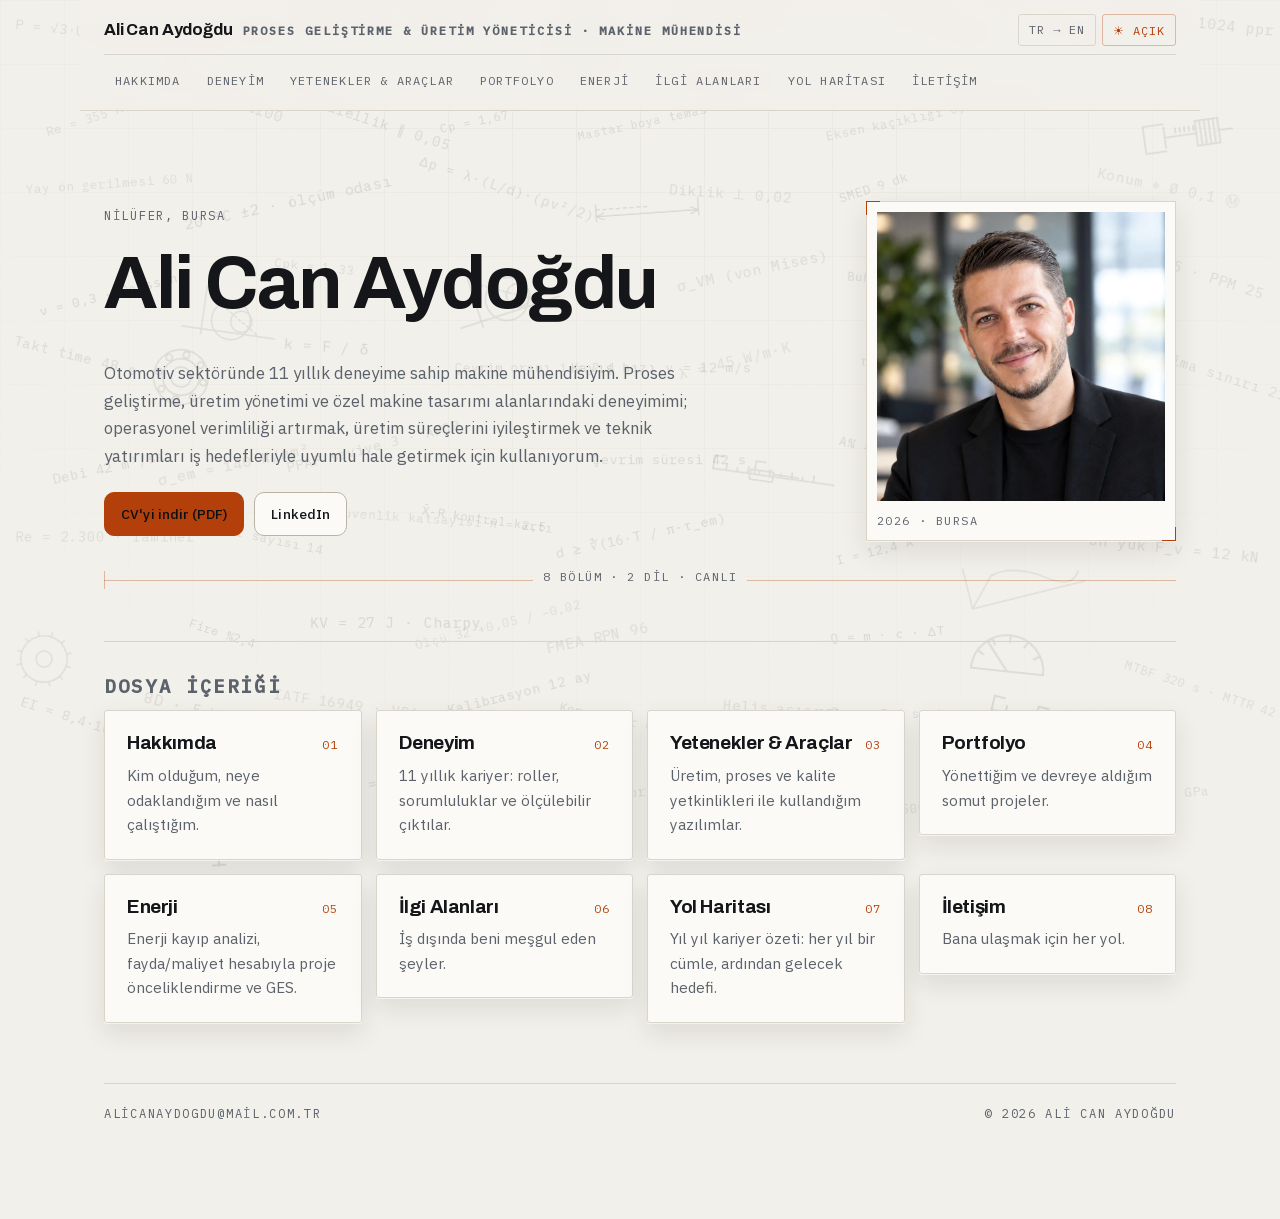
<file: index.html>
<!DOCTYPE html><!--QjMp_i5V5qfMLW1qhh4m1--><html lang="tr" data-tema="karanlik"><head><meta charSet="utf-8"/><meta name="viewport" content="width=device-width, initial-scale=1"/><link rel="preload" href="/_next/static/media/1a4aa50920b5315c-s.p.woff2" as="font" crossorigin="" type="font/woff2"/><link rel="preload" href="/_next/static/media/23d669af23d19c95-s.p.woff2" as="font" crossorigin="" type="font/woff2"/><link rel="preload" href="/_next/static/media/26d4368bf94c0ec4-s.p.woff2" as="font" crossorigin="" type="font/woff2"/><link rel="preload" href="/_next/static/media/2801417b65625cf5-s.p.woff2" as="font" crossorigin="" type="font/woff2"/><link rel="preload" href="/_next/static/media/92eeb95d069020cc-s.p.woff2" as="font" crossorigin="" type="font/woff2"/><link rel="preload" href="/_next/static/media/98e207f02528a563-s.p.woff2" as="font" crossorigin="" type="font/woff2"/><link rel="preload" href="/_next/static/media/99dcf268bda04fe5-s.p.woff2" as="font" crossorigin="" type="font/woff2"/><link rel="preload" href="/_next/static/media/d3ebbfd689654d3a-s.p.woff2" as="font" crossorigin="" type="font/woff2"/><link rel="stylesheet" href="/_next/static/css/8770392038949a55.css" data-precedence="next"/><link rel="preload" as="script" fetchPriority="low" href="/_next/static/chunks/webpack-0aae440acfa3b4bb.js"/><script src="/_next/static/chunks/4bd1b696-c023c6e3521b1417.js" async=""></script><script src="/_next/static/chunks/255-a7ba4d37dca2f1fa.js" async=""></script><script src="/_next/static/chunks/main-app-0b90527b60f380eb.js" async=""></script><script src="/_next/static/chunks/176-c4a8215ca4d82670.js" async=""></script><script src="/_next/static/chunks/206-5c0bc24a53914f06.js" async=""></script><script src="/_next/static/chunks/app/layout-c74ab268e3fa7f1e.js" async=""></script><script src="/_next/static/chunks/app/not-found-e77cf2601d619c3d.js" async=""></script><script src="/_next/static/chunks/391-8bb4026522bc59e2.js" async=""></script><script src="/_next/static/chunks/app/page-b88c8530d534dc21.js" async=""></script><meta name="next-size-adjust" content=""/><meta name="theme-color" media="(prefers-color-scheme: dark)" content="#0c0e11"/><meta name="theme-color" media="(prefers-color-scheme: light)" content="#f2f0ea"/><title>Ali Can Aydoğdu — Proses Geliştirme &amp; Üretim Yöneticisi · Makine Mühendisi</title><meta name="description" content="11 yıllık otomotiv deneyimi: proses optimizasyonu, üretim yönetimi ve özel makine tasarımı. Robotik otomasyon hatları, fabrika kurulumları ve güneş enerji santrali projeleri."/><meta name="application-name" content="Ali Can Aydoğdu — CV"/><meta name="author" content="Ali Can Aydoğdu"/><meta name="keywords" content="makine mühendisi,mechanical engineer,proses geliştirme,üretim yönetimi,otomotiv,CAPEX,robotik otomasyon,Bursa,CV,özgeçmiş"/><meta name="robots" content="index, follow"/><meta property="og:title" content="Ali Can Aydoğdu — Proses Geliştirme &amp; Üretim Yöneticisi · Makine Mühendisi"/><meta property="og:description" content="11 yıllık otomotiv deneyimi: proses optimizasyonu, üretim yönetimi ve özel makine tasarımı. Robotik otomasyon hatları, fabrika kurulumları ve güneş enerji santrali projeleri."/><meta property="og:url" content="https://alican-aydogdu.github.io/"/><meta property="og:site_name" content="Ali Can Aydoğdu"/><meta property="og:locale" content="tr_TR"/><meta property="og:image" content="https://alican-aydogdu.github.io/og.jpg"/><meta property="og:image:width" content="1200"/><meta property="og:image:height" content="630"/><meta property="og:image:alt" content="Ali Can Aydoğdu — Proses Geliştirme &amp; Üretim Yöneticisi · Makine Mühendisi"/><meta property="og:locale:alternate" content="en_US"/><meta property="og:type" content="profile"/><meta name="twitter:card" content="summary_large_image"/><meta name="twitter:title" content="Ali Can Aydoğdu — Proses Geliştirme &amp; Üretim Yöneticisi · Makine Mühendisi"/><meta name="twitter:description" content="11 yıllık otomotiv deneyimi: proses optimizasyonu, üretim yönetimi ve özel makine tasarımı. Robotik otomasyon hatları, fabrika kurulumları ve güneş enerji santrali projeleri."/><meta name="twitter:image" content="https://alican-aydogdu.github.io/og.jpg"/><link rel="icon" href="/favicon.svg"/><script src="/_next/static/chunks/polyfills-42372ed130431b0a.js" noModule=""></script></head><body class="__variable_29571e __variable_7dcaba __variable_6cf36b"><div hidden=""><!--$--><!--/$--></div><div class="sembol-katmani" aria-hidden="true"><span class="sembol sembol--genis" style="left:62.6%;top:12.1%;transform:rotate(-12deg) scale(0.8);opacity:0.11399999999999999"><span class="sembol-metin">Eksen kaçıklığı 0,02 mm</span></span><span class="sembol" style="left:87%;top:41.3%;transform:rotate(18deg) scale(0.93);opacity:0.10200000000000001"><span class="sembol-metin">Yorfulma sınırı 210 N/mm²</span></span><span class="sembol sembol--genis" style="left:12.5%;top:2.8%;transform:rotate(-8deg) scale(0.83);opacity:0.132"><span class="sembol-metin">Ra 0,8 · Rz 4</span></span><span class="sembol" style="left:22.8%;top:12.5%;transform:rotate(18deg) scale(0.93);opacity:0.126"><span class="sembol-metin">Paralellik ∥ 0,05</span></span><span class="sembol sembol--genis" style="left:0.5%;top:38.6%;transform:rotate(14deg) scale(0.91);opacity:0.11399999999999999"><span class="sembol-metin">Takt time 48 s</span></span><span class="sembol" style="left:87.4%;top:87.2%;transform:rotate(-4deg) scale(0.82);opacity:0.108"><span class="sembol-metin">G = 81 GPa</span></span><span class="sembol sembol--genis" style="left:30.8%;top:68.4%;transform:rotate(-14deg) scale(0.82);opacity:0.096"><span class="sembol-metin">Ölçü 32 +0,05 / −0,02</span></span><span class="sembol" style="left:23.2%;top:85.6%;transform:rotate(-12deg) scale(0.96);opacity:0.132"><span class="sembol-metin">τ_akma = 0,58·σ_akma</span></span><span class="sembol sembol--genis" style="left:0.5%;top:58.7%;transform:rotate(0deg) scale(0.91);opacity:0.10200000000000001"><span class="sembol-metin">Re = 2.300 · laminer</span></span><span class="sembol" style="left:75.3%;top:40.3%;transform:rotate(-14deg) scale(0.9);opacity:0.10200000000000001"><span class="sembol-metin">Temas oranı ε_α = 1,6</span></span><span class="sembol sembol--genis" style="left:44.7%;top:21.4%;transform:rotate(-4deg) scale(0.8);opacity:0.126"><svg viewBox="0 0 140 30" width="150" height="32" fill="none" stroke="currentColor" stroke-width="1.4" stroke-linecap="round" stroke-linejoin="round"><path d="M10 6 V26"></path><path d="M130 6 V26"></path><path d="M10 20 H130"></path><path d="M19 16 L10 20 L19 24"></path><path d="M121 16 L130 20 L121 24"></path><path d="M10 12 H70" stroke-dasharray="4 4"></path></svg></span><span class="sembol" style="left:85.3%;top:19.9%;transform:rotate(12deg) scale(0.95);opacity:0.096"><span class="sembol-metin">Konum ⌖ Ø 0,1 Ⓜ</span></span><span class="sembol sembol--genis" style="left:33.6%;top:12.5%;transform:rotate(-12deg) scale(0.79);opacity:0.126"><span class="sembol-metin">Cp = 1,67</span></span><span class="sembol" style="left:63.8%;top:88.8%;transform:rotate(-4deg) scale(0.82);opacity:0.12"><span class="sembol-metin">PLC S7-1500 · Profinet</span></span><span class="sembol sembol--genis" style="left:22.1%;top:0.7%;transform:rotate(0deg) scale(0.87);opacity:0.132"><span class="sembol-metin">Modül m = 2 · z₁ = 17</span></span><span class="sembol" style="left:66.4%;top:0.8%;transform:rotate(18deg) scale(0.8);opacity:0.126"><span class="sembol-metin">k = 2.400 W/m²K</span></span><span class="sembol sembol--genis" style="left:14%;top:21.5%;transform:rotate(-12deg) scale(0.97);opacity:0.132"><span class="sembol-metin">20 °C ±2 · ölçüm odası</span></span><span class="sembol" style="left:10.6%;top:58.2%;transform:rotate(12deg) scale(0.82);opacity:0.11399999999999999"><span class="sembol-metin">Kanban kart sayısı 14</span></span><span class="sembol sembol--genis" style="left:34.6%;top:28.5%;transform:rotate(-18deg) scale(0.98);opacity:0.108"><svg viewBox="0 0 120 70" width="120" height="72" fill="none" stroke="currentColor" stroke-width="1.4" stroke-linecap="round" stroke-linejoin="round"><path d="M8 56 H114"></path><path d="M30 6 V62"></path><circle cx="62" cy="42" r="22"></circle><circle cx="74" cy="42" r="12"></circle><path d="M40 20 L96 56" stroke-dasharray="3 3"></path></svg></span><span class="sembol" style="left:45.3%;top:50.1%;transform:rotate(0deg) scale(0.86);opacity:0.126"><span class="sembol-metin">Çevrim süresi 42 s</span></span><span class="sembol sembol--genis" style="left:66.7%;top:39.6%;transform:rotate(6deg) scale(0.88);opacity:0.10200000000000001"><span class="sembol-metin">τ = F / A</span></span><span class="sembol" style="left:74.2%;top:60.5%;transform:rotate(-14deg) scale(0.93);opacity:0.096"><svg viewBox="0 0 140 60" width="140" height="62" fill="none" stroke="currentColor" stroke-width="1.4" stroke-linecap="round" stroke-linejoin="round"><path d="M12 8 V52 H136"></path><path d="M12 52 L40 22"></path><path d="M40 22 C46 21 52 20 58 21"></path><path d="M58 21 C74 24 86 30 96 38"></path><path d="M96 38 C104 44 110 47 116 48"></path><path d="M116 48 C122 49 128 46 132 40"></path><path d="M40 22 H44" stroke-dasharray="3 3"></path></svg></span><span class="sembol sembol--genis" style="left:34%;top:76%;transform:rotate(-14deg) scale(0.88);opacity:0.132"><span class="sembol-metin">Kalibrasyon 12 ay</span></span><span class="sembol" style="left:85.8%;top:76%;transform:rotate(18deg) scale(0.8);opacity:0.10200000000000001"><span class="sembol-metin">MTBF 320 s · MTTR 42 dk</span></span><span class="sembol sembol--genis" style="left:83.7%;top:47.3%;transform:rotate(-4deg) scale(0.86);opacity:0.12"><span class="sembol-metin">σ-ε eğrisi</span></span><span class="sembol" style="left:63.4%;top:59%;transform:rotate(-14deg) scale(0.8);opacity:0.126"><span class="sembol-metin">I = 12,4 A · U = 400 V</span></span><span class="sembol sembol--genis" style="left:75.5%;top:49.1%;transform:rotate(0deg) scale(0.82);opacity:0.126"><span class="sembol-metin">τ = 16·T / (π·d³)</span></span><span class="sembol" style="left:42.6%;top:86.5%;transform:rotate(-8deg) scale(0.91);opacity:0.108"><span class="sembol-metin">Rulman ömrü L10 = 8.000 s</span></span><span class="sembol sembol--genis" style="left:43.2%;top:12.3%;transform:rotate(-12deg) scale(0.78);opacity:0.12"><span class="sembol-metin">Mastar boya temas %80</span></span><span class="sembol" style="left:3.4%;top:51%;transform:rotate(-12deg) scale(0.89);opacity:0.12"><span class="sembol-metin">Debi 42 m³/sa</span></span><span class="sembol sembol--genis" style="left:42.4%;top:69.9%;transform:rotate(-12deg) scale(0.96);opacity:0.108"><span class="sembol-metin">FMEA RPN 96</span></span><span class="sembol" style="left:31.9%;top:20%;transform:rotate(18deg) scale(0.92);opacity:0.12"><span class="sembol-metin">Δp = λ·(L/d)·(ρv²/2)</span></span><span class="sembol sembol--genis" style="left:13.9%;top:69.4%;transform:rotate(18deg) scale(0.78);opacity:0.132"><span class="sembol-metin">Fire %2,4</span></span><span class="sembol" style="left:12%;top:50.7%;transform:rotate(-12deg) scale(0.97);opacity:0.10200000000000001"><span class="sembol-metin">σ_em = 140 N/mm²</span></span><span class="sembol sembol--genis" style="left:0.5%;top:2.6%;transform:rotate(6deg) scale(0.89);opacity:0.108"><span class="sembol-metin">P = √3·U·I·cos φ</span></span><span class="sembol" style="left:53%;top:86.2%;transform:rotate(4deg) scale(0.82);opacity:0.126"><span class="sembol-metin">M_b = F · l</span></span><span class="sembol sembol--genis" style="left:23.9%;top:68.2%;transform:rotate(0deg) scale(0.96);opacity:0.132"><span class="sembol-metin">KV = 27 J · Charpy</span></span><span class="sembol" style="left:62.6%;top:78.3%;transform:rotate(0deg) scale(0.79);opacity:0.108"><span class="sembol-metin">SPC n = 5 / saat</span></span><span class="sembol sembol--genis" style="left:34.1%;top:39.9%;transform:rotate(0deg) scale(0.81);opacity:0.11399999999999999"><span class="sembol-metin">Çevrim oranı i = 2,4</span></span><span class="sembol" style="left:64.8%;top:19.9%;transform:rotate(-18deg) scale(0.8);opacity:0.126"><span class="sembol-metin">SMED 9 dk</span></span><span class="sembol sembol--genis" style="left:55.8%;top:78%;transform:rotate(4deg) scale(0.9);opacity:0.10200000000000001"><span class="sembol-metin">Helis açısı β = 15°</span></span><span class="sembol" style="left:22%;top:37.6%;transform:rotate(4deg) scale(0.96);opacity:0.132"><span class="sembol-metin">k = F / δ</span></span><span class="sembol sembol--genis" style="left:24.4%;top:56.8%;transform:rotate(4deg) scale(0.82);opacity:0.10200000000000001"><span class="sembol-metin">Güvenlik katsayısı n = 2,5</span></span><span class="sembol" style="left:12.5%;top:10%;transform:rotate(18deg) scale(0.96);opacity:0.11399999999999999"><span class="sembol-metin">EOL test %100</span></span><span class="sembol sembol--genis" style="left:13.8%;top:88.4%;transform:rotate(-4deg) scale(0.95);opacity:0.132"><svg viewBox="0 0 60 60" width="80" height="80" fill="none" stroke="currentColor" stroke-width="1.4" stroke-linecap="round" stroke-linejoin="round"><circle cx="30" cy="22" r="17"></circle><path d="M30 5 L30 9"></path><path d="M45 9 L42 12"></path><path d="M15 9 L18 12"></path><path d="M47 22 L43 22"></path><path d="M13 22 L17 22"></path><path d="M30 22 L39 12"></path><path d="M30 22 L22 16"></path><path d="M30 39 V53"></path><path d="M25 53 H35"></path></svg></span><span class="sembol" style="left:2.6%;top:12.1%;transform:rotate(-18deg) scale(0.82);opacity:0.108"><span class="sembol-metin">Re = 355 MPa</span></span><span class="sembol sembol--genis" style="left:76.3%;top:77.4%;transform:rotate(14deg) scale(0.95);opacity:0.132"><svg viewBox="0 0 120 40" width="150" height="50" fill="none" stroke="currentColor" stroke-width="1.4" stroke-linecap="round" stroke-linejoin="round"><path d="M8 22 H112"></path><path d="M20 22 V16"></path><path d="M30 22 V18.5"></path><path d="M40 22 V16"></path><path d="M50 22 V18.5"></path><path d="M60 22 V16"></path><path d="M70 22 V18.5"></path><path d="M80 22 V16"></path><path d="M90 22 V18.5"></path><path d="M100 22 V16"></path><path d="M8 22 V10 H17"></path><path d="M46 22 V10 H55"></path><path d="M42 18 H63 V27 H42 Z"></path><path d="M112 22 H119"></path><path d="M63 20 H86"></path></svg></span><span class="sembol" style="left:31.8%;top:0.5%;transform:rotate(6deg) scale(0.8);opacity:0.132"><span class="sembol-metin">C/P = 6,2</span></span><span class="sembol sembol--genis" style="left:51.9%;top:0.9%;transform:rotate(-4deg) scale(0.94);opacity:0.11399999999999999"><span class="sembol-metin">cos φ = 0,92</span></span><span class="sembol" style="left:63.9%;top:69.5%;transform:rotate(-4deg) scale(0.82);opacity:0.126"><span class="sembol-metin">Q = m · c · ΔT</span></span><span class="sembol sembol--genis" style="left:52.6%;top:29.1%;transform:rotate(-12deg) scale(0.97);opacity:0.108"><span class="sembol-metin">σ_VM (von Mises)</span></span><span class="sembol" style="left:11.1%;top:77.8%;transform:rotate(14deg) scale(0.98);opacity:0.12"><span class="sembol-metin">8D · 5 Why</span></span><span class="sembol sembol--genis" style="left:53.2%;top:8.7%;transform:rotate(0deg) scale(0.82);opacity:0.108"><span class="sembol-metin">σ = M / W</span></span><span class="sembol" style="left:51.9%;top:20.6%;transform:rotate(4deg) scale(0.93);opacity:0.108"><span class="sembol-metin">Diklik ⊥ 0,02</span></span><span class="sembol sembol--genis" style="left:74.8%;top:22.1%;transform:rotate(-12deg) scale(0.86);opacity:0.12"><svg viewBox="0 0 60 60" width="80" height="80" fill="none" stroke="currentColor" stroke-width="1.4" stroke-linecap="round" stroke-linejoin="round"><circle cx="30" cy="22" r="17"></circle><path d="M30 5 L30 9"></path><path d="M45 9 L42 12"></path><path d="M15 9 L18 12"></path><path d="M47 22 L43 22"></path><path d="M13 22 L17 22"></path><path d="M30 22 L39 12"></path><path d="M30 22 L22 16"></path><path d="M30 39 V53"></path><path d="M25 53 H35"></path></svg></span><span class="sembol" style="left:31.5%;top:56.8%;transform:rotate(8deg) scale(0.78);opacity:0.132"><span class="sembol-metin">X̄-R kontrol kartı</span></span><span class="sembol sembol--genis" style="left:75.3%;top:69.1%;transform:rotate(6deg) scale(0.93);opacity:0.10200000000000001"><svg viewBox="0 0 60 40" width="90" height="60" fill="none" stroke="currentColor" stroke-width="1.4" stroke-linecap="round" stroke-linejoin="round"><path d="M4 34 A26 26 0 0 1 56 34"></path><path d="M4 34 H56"></path><path d="M7.5 21.0 L11.8 23.5"></path><path d="M17.0 11.5 L19.5 15.8"></path><path d="M30.0 8.0 L30.0 13.0"></path><path d="M43.0 11.5 L40.5 15.8"></path><path d="M52.5 21.0 L48.2 23.5"></path><path d="M30 34 L14 14"></path></svg></span><span class="sembol" style="left:11.2%;top:37.7%;transform:rotate(14deg) scale(0.96);opacity:0.12"><svg viewBox="0 0 80 80" width="76" height="76" fill="none" stroke="currentColor" stroke-width="1.4" stroke-linecap="round" stroke-linejoin="round"><circle cx="40" cy="40" r="30"></circle><circle cx="40" cy="40" r="20"></circle><circle cx="40" cy="40" r="11"></circle><circle cx="65.0" cy="40.0" r="3.4"></circle><circle cx="57.7" cy="57.7" r="3.4"></circle><circle cx="40.0" cy="65.0" r="3.4"></circle><circle cx="22.3" cy="57.7" r="3.4"></circle><circle cx="15.0" cy="40.0" r="3.4"></circle><circle cx="22.3" cy="22.3" r="3.4"></circle><circle cx="40.0" cy="15.0" r="3.4"></circle><circle cx="57.7" cy="22.3" r="3.4"></circle></svg></span><span class="sembol sembol--genis" style="left:84.8%;top:60%;transform:rotate(6deg) scale(0.96);opacity:0.12"><span class="sembol-metin">Ön yük F_v = 12 kN</span></span><span class="sembol" style="left:74.2%;top:10.2%;transform:rotate(8deg) scale(0.92);opacity:0.12"><span class="sembol-metin">OEE = %86</span></span><span class="sembol sembol--genis" style="left:20.7%;top:77.5%;transform:rotate(8deg) scale(0.92);opacity:0.10200000000000001"><span class="sembol-metin">IATF 16949 · VDA 6.3</span></span><span class="sembol" style="left:86.2%;top:29%;transform:rotate(18deg) scale(0.95);opacity:0.108"><span class="sembol-metin">AQL 0,65 · PPM 25</span></span><span class="sembol sembol--genis" style="left:21.4%;top:48.7%;transform:rotate(-14deg) scale(0.9);opacity:0.108"><span class="sembol-metin">PPAP seviye 3 · APQP</span></span><span class="sembol" style="left:74.9%;top:87.2%;transform:rotate(-4deg) scale(0.88);opacity:0.132"><span class="sembol-metin">Sıkma torku 45 Nm ±10%</span></span><span class="sembol sembol--genis" style="left:87.4%;top:11.8%;transform:rotate(-8deg) scale(0.91);opacity:0.108"><svg viewBox="0 0 120 44" width="150" height="55" fill="none" stroke="currentColor" stroke-width="1.4" stroke-linecap="round" stroke-linejoin="round"><path d="M34 10 H16 V34 H34"></path><path d="M34 13 V31"></path><path d="M34 22 H62"></path><path d="M62 11 H82 V33 H62 Z"></path><path d="M66 11 V33"></path><path d="M70 11 V33"></path><path d="M74 11 V33"></path><path d="M78 11 V33"></path><path d="M82 22 H94"></path><path d="M44 15 V19"></path><path d="M48 15 V19"></path><path d="M52 15 V19"></path><path d="M56 15 V19"></path><path d="M60 15 V19"></path></svg></span><span class="sembol" style="left:64.6%;top:30.3%;transform:rotate(4deg) scale(0.8);opacity:0.132"><span class="sembol-metin">Buhar 6 bar / 165 °C</span></span><span class="sembol sembol--genis" style="left:0.5%;top:19.4%;transform:rotate(-4deg) scale(0.81);opacity:0.096"><span class="sembol-metin">Yay ön gerilmesi 60 N</span></span><span class="sembol" style="left:42.3%;top:58.5%;transform:rotate(-12deg) scale(0.87);opacity:0.126"><span class="sembol-metin">d ≥ ∛(16·T / π·τ_em)</span></span><span class="sembol sembol--genis" style="left:54.3%;top:49.9%;transform:rotate(8deg) scale(0.88);opacity:0.10200000000000001"><svg viewBox="0 0 120 40" width="150" height="50" fill="none" stroke="currentColor" stroke-width="1.4" stroke-linecap="round" stroke-linejoin="round"><path d="M8 22 H112"></path><path d="M20 22 V16"></path><path d="M30 22 V18.5"></path><path d="M40 22 V16"></path><path d="M50 22 V18.5"></path><path d="M60 22 V16"></path><path d="M70 22 V18.5"></path><path d="M80 22 V16"></path><path d="M90 22 V18.5"></path><path d="M100 22 V16"></path><path d="M8 22 V10 H17"></path><path d="M46 22 V10 H55"></path><path d="M42 18 H63 V27 H42 Z"></path><path d="M112 22 H119"></path><path d="M63 20 H86"></path></svg></span><span class="sembol" style="left:0.5%;top:69%;transform:rotate(-12deg) scale(0.94);opacity:0.10200000000000001"><svg viewBox="0 0 80 80" width="76" height="76" fill="none" stroke="currentColor" stroke-width="1.4" stroke-linecap="round" stroke-linejoin="round"><circle cx="40" cy="40" r="26"></circle><circle cx="40" cy="40" r="9"></circle><path d="M66.0 40.0 L71.0 40.0"></path><path d="M62.5 53.0 L66.8 55.5"></path><path d="M53.0 62.5 L55.5 66.8"></path><path d="M40.0 66.0 L40.0 71.0"></path><path d="M27.0 62.5 L24.5 66.8"></path><path d="M17.5 53.0 L13.2 55.5"></path><path d="M14.0 40.0 L9.0 40.0"></path><path d="M17.5 27.0 L13.2 24.5"></path><path d="M27.0 17.5 L24.5 13.2"></path><path d="M40.0 14.0 L40.0 9.0"></path><path d="M53.0 17.5 L55.5 13.2"></path><path d="M62.5 27.0 L66.8 24.5"></path></svg></span><span class="sembol sembol--genis" style="left:0.5%;top:79.6%;transform:rotate(18deg) scale(0.87);opacity:0.12"><span class="sembol-metin">EI = 8,4·10⁶ N·mm²</span></span><span class="sembol" style="left:42.3%;top:79.2%;transform:rotate(12deg) scale(0.81);opacity:0.11399999999999999"><span class="sembol-metin">Komparatör 0,01 mm</span></span><span class="sembol sembol--genis" style="left:1.9%;top:31.8%;transform:rotate(-14deg) scale(0.84);opacity:0.132"><span class="sembol-metin">ν = 0,3 · Poisson</span></span><span class="sembol" style="left:87.4%;top:1.5%;transform:rotate(6deg) scale(0.96);opacity:0.11399999999999999"><span class="sembol-metin">Encoder 1024 ppr</span></span><span class="sembol sembol--genis" style="left:34.3%;top:87.6%;transform:rotate(-8deg) scale(0.93);opacity:0.11399999999999999"><span class="sembol-metin">α = 11,7·10⁻⁶ 1/K</span></span><span class="sembol" style="left:64.3%;top:50%;transform:rotate(14deg) scale(0.84);opacity:0.132"><span class="sembol-metin">A% = 22 · süneklik</span></span><span class="sembol sembol--genis" style="left:43.5%;top:39.9%;transform:rotate(0deg) scale(0.87);opacity:0.126"><span class="sembol-metin">Kayış hızı v = 12 m/s</span></span><span class="sembol" style="left:42.5%;top:0.5%;transform:rotate(4deg) scale(0.96);opacity:0.096"><svg viewBox="0 0 80 80" width="76" height="76" fill="none" stroke="currentColor" stroke-width="1.4" stroke-linecap="round" stroke-linejoin="round"><circle cx="40" cy="40" r="30"></circle><circle cx="40" cy="40" r="20"></circle><circle cx="40" cy="40" r="11"></circle><circle cx="65.0" cy="40.0" r="3.4"></circle><circle cx="57.7" cy="57.7" r="3.4"></circle><circle cx="40.0" cy="65.0" r="3.4"></circle><circle cx="22.3" cy="57.7" r="3.4"></circle><circle cx="15.0" cy="40.0" r="3.4"></circle><circle cx="22.3" cy="22.3" r="3.4"></circle><circle cx="40.0" cy="15.0" r="3.4"></circle><circle cx="57.7" cy="22.3" r="3.4"></circle></svg></span><span class="sembol sembol--genis" style="left:20.7%;top:28.7%;transform:rotate(6deg) scale(0.81);opacity:0.10200000000000001"><span class="sembol-metin">Cpk = 1,33</span></span><span class="sembol" style="left:73.2%;top:0.6%;transform:rotate(18deg) scale(0.87);opacity:0.096"><span class="sembol-metin">δ = F·l³ / (3·E·I)</span></span><span class="sembol sembol--genis" style="left:52.7%;top:39.1%;transform:rotate(-14deg) scale(0.97);opacity:0.096"><span class="sembol-metin">λ = 45 W/m·K</span></span><span class="sembol" style="left:13.3%;top:30.9%;transform:rotate(8deg) scale(0.88);opacity:0.108"><svg viewBox="0 0 120 70" width="120" height="72" fill="none" stroke="currentColor" stroke-width="1.4" stroke-linecap="round" stroke-linejoin="round"><path d="M8 56 H114"></path><path d="M30 6 V62"></path><circle cx="62" cy="42" r="22"></circle><circle cx="74" cy="42" r="12"></circle><path d="M40 20 L96 56" stroke-dasharray="3 3"></path></svg></span></div><div class="kabuk"><header class="ustbar"><a class="marka" href="/">Ali Can Aydoğdu<span>Proses Geliştirme &amp; Üretim Yöneticisi · Makine Mühendisi</span></a><nav class="ust-nav" aria-label="Bölümler"><a data-aktif="0" href="/hakkimda/">Hakkımda</a><a data-aktif="0" href="/deneyim/">Deneyim</a><a data-aktif="0" href="/yetenekler/">Yetenekler &amp; Araçlar</a><a data-aktif="0" href="/portfolyo/">Portfolyo</a><a data-aktif="0" href="/enerji/">Enerji</a><a data-aktif="0" href="/ilgi/">İlgi Alanları</a><a data-aktif="0" href="/yol-haritasi/">Yol Haritası</a><a data-aktif="0" href="/iletisim/">İletişim</a></nav><div class="anahtarlar"><button type="button" class="anahtar" data-acik="0" aria-label="Dili değiştir (TR → EN)">TR → EN</button><button type="button" class="anahtar" data-acik="0" aria-label="Temayı değiştir">☾ Koyu</button></div></header><main><section class="sayfa-giris"><div class="kahraman"><div class="kahraman-izgara"><div><div class="etiket mono" style="opacity:0;transform:translateY(18px)">Nilüfer, Bursa</div><h1 style="opacity:0;transform:translateY(18px)">Ali Can Aydoğdu</h1><p class="kahraman-ozet" style="opacity:0;transform:translateY(18px)">Otomotiv sektöründe 11 yıllık deneyime sahip makine mühendisiyim. Proses geliştirme, üretim yönetimi ve özel makine tasarımı alanlarındaki deneyimimi; operasyonel verimliliği artırmak, üretim süreçlerini iyileştirmek ve teknik yatırımları iş hedefleriyle uyumlu hale getirmek için kullanıyorum.</p><div class="kahraman-baglantilar" style="opacity:0;transform:translateY(18px)"><a class="dugme dugme--birincil" href="/AliCanAydogdu-CV-TR.pdf" download="">CV&#x27;yi indir (PDF)</a><a class="dugme" href="https://www.linkedin.com/in/ali-can-aydogdu-9501ba98" target="_blank" rel="me noopener noreferrer">LinkedIn</a></div></div><div class="portre" style="opacity:0;transform:translateY(18px)"><picture><source srcSet="/portre.webp" type="image/webp"/><img src="/portre.jpg" alt="Ali Can Aydoğdu — Proses Geliştirme &amp; Üretim Yöneticisi · Makine Mühendisi" width="900" height="900"/></picture><div class="portre-alt"><span>2026 · Bursa</span></div></div></div><div class="olcu" aria-hidden="true" style="opacity:0;transform:translateY(18px)"><span class="olcu-deger">8 bölüm · 2 dil · canlı</span></div></div><h2 style="margin:34px 0 14px;font-size:1.18rem" class="mono">Dosya içeriği</h2><div class="izgara izgara-3"><div style="opacity:0;transform:translateY(18px)"><a class="kart kart-baglanti" href="/hakkimda/"><div class="kart-baslik"><h3>Hakkımda</h3><span class="kod">01</span></div><p>Kim olduğum, neye odaklandığım ve nasıl çalıştığım.</p></a></div><div style="opacity:0;transform:translateY(18px)"><a class="kart kart-baglanti" href="/deneyim/"><div class="kart-baslik"><h3>Deneyim</h3><span class="kod">02</span></div><p>11 yıllık kariyer: roller, sorumluluklar ve ölçülebilir çıktılar.</p></a></div><div style="opacity:0;transform:translateY(18px)"><a class="kart kart-baglanti" href="/yetenekler/"><div class="kart-baslik"><h3>Yetenekler &amp; Araçlar</h3><span class="kod">03</span></div><p>Üretim, proses ve kalite yetkinlikleri ile kullandığım yazılımlar.</p></a></div><div style="opacity:0;transform:translateY(18px)"><a class="kart kart-baglanti" href="/portfolyo/"><div class="kart-baslik"><h3>Portfolyo</h3><span class="kod">04</span></div><p>Yönettiğim ve devreye aldığım somut projeler.</p></a></div><div style="opacity:0;transform:translateY(18px)"><a class="kart kart-baglanti" href="/enerji/"><div class="kart-baslik"><h3>Enerji</h3><span class="kod">05</span></div><p>Enerji kayıp analizi, fayda/maliyet hesabıyla proje önceliklendirme ve GES.</p></a></div><div style="opacity:0;transform:translateY(18px)"><a class="kart kart-baglanti" href="/ilgi/"><div class="kart-baslik"><h3>İlgi Alanları</h3><span class="kod">06</span></div><p>İş dışında beni meşgul eden şeyler.</p></a></div><div style="opacity:0;transform:translateY(18px)"><a class="kart kart-baglanti" href="/yol-haritasi/"><div class="kart-baslik"><h3>Yol Haritası</h3><span class="kod">07</span></div><p>Yıl yıl kariyer özeti: her yıl bir cümle, ardından gelecek hedefi.</p></a></div><div style="opacity:0;transform:translateY(18px)"><a class="kart kart-baglanti" href="/iletisim/"><div class="kart-baslik"><h3>İletişim</h3><span class="kod">08</span></div><p>Bana ulaşmak için her yol.</p></a></div></div><div class="gorunum " data-gorundu="0" style="transition-delay:60ms"><div class="altbilgi"><span class="mono">alicanaydogdu@mail.com.tr</span><span class="mono">© <!-- -->2026<!-- --> <!-- -->Ali Can Aydoğdu</span></div></div></section><!--$--><!--/$--></main></div><script src="/_next/static/chunks/webpack-0aae440acfa3b4bb.js" id="_R_" async=""></script><script>(self.__next_f=self.__next_f||[]).push([0])</script><script>self.__next_f.push([1,"1:\"$Sreact.fragment\"\n2:I[206,[\"176\",\"static/chunks/176-c4a8215ca4d82670.js\",\"206\",\"static/chunks/206-5c0bc24a53914f06.js\",\"177\",\"static/chunks/app/layout-c74ab268e3fa7f1e.js\"],\"Saglayici\"]\n48:I[7150,[],\"\"]\n:HL[\"/_next/static/media/1a4aa50920b5315c-s.p.woff2\",\"font\",{\"crossOrigin\":\"\",\"type\":\"font/woff2\"}]\n:HL[\"/_next/static/media/23d669af23d19c95-s.p.woff2\",\"font\",{\"crossOrigin\":\"\",\"type\":\"font/woff2\"}]\n:HL[\"/_next/static/media/26d4368bf94c0ec4-s.p.woff2\",\"font\",{\"crossOrigin\":\"\",\"type\":\"font/woff2\"}]\n:HL[\"/_next/static/media/2801417b65625cf5-s.p.woff2\",\"font\",{\"crossOrigin\":\"\",\"type\":\"font/woff2\"}]\n:HL[\"/_next/static/media/92eeb95d069020cc-s.p.woff2\",\"font\",{\"crossOrigin\":\"\",\"type\":\"font/woff2\"}]\n:HL[\"/_next/static/media/98e207f02528a563-s.p.woff2\",\"font\",{\"crossOrigin\":\"\",\"type\":\"font/woff2\"}]\n:HL[\"/_next/static/media/99dcf268bda04fe5-s.p.woff2\",\"font\",{\"crossOrigin\":\"\",\"type\":\"font/woff2\"}]\n:HL[\"/_next/static/media/d3ebbfd689654d3a-s.p.woff2\",\"font\",{\"crossOrigin\":\"\",\"type\":\"font/woff2\"}]\n:HL[\"/_next/static/css/8770392038949a55.css\",\"style\"]\n"])</script><script>self.__next_f.push([1,"0:{\"P\":null,\"b\":\"QjMp_i5V5qfMLW1qhh4m1\",\"p\":\"\",\"c\":[\"\",\"\"],\"i\":false,\"f\":[[[\"\",{\"children\":[\"__PAGE__\",{}]},\"$undefined\",\"$undefined\",true],[\"\",[\"$\",\"$1\",\"c\",{\"children\":[[[\"$\",\"link\",\"0\",{\"rel\":\"stylesheet\",\"href\":\"/_next/static/css/8770392038949a55.css\",\"precedence\":\"next\",\"crossOrigin\":\"$undefined\",\"nonce\":\"$undefined\"}]],[\"$\",\"html\",null,{\"lang\":\"tr\",\"data-tema\":\"karanlik\",\"suppressHydrationWarning\":true,\"children\":[\"$\",\"body\",null,{\"className\":\"__variable_29571e __variable_7dcaba __variable_6cf36b\",\"children\":[\"$\",\"$L2\",null,{\"children\":[[\"$\",\"div\",null,{\"className\":\"sembol-katmani\",\"aria-hidden\":\"true\",\"children\":[[\"$\",\"span\",\"0\",{\"className\":\"sembol sembol--genis\",\"style\":{\"left\":\"62.6%\",\"top\":\"12.1%\",\"transform\":\"rotate(-12deg) scale(0.8)\",\"opacity\":0.11399999999999999},\"children\":[\"$\",\"span\",null,{\"className\":\"sembol-metin\",\"children\":\"Eksen kaçıklığı 0,02 mm\"}]}],[\"$\",\"span\",\"1\",{\"className\":\"sembol\",\"style\":{\"left\":\"87%\",\"top\":\"41.3%\",\"transform\":\"rotate(18deg) scale(0.93)\",\"opacity\":0.10200000000000001},\"children\":[\"$\",\"span\",null,{\"className\":\"sembol-metin\",\"children\":\"Yorfulma sınırı 210 N/mm²\"}]}],[\"$\",\"span\",\"2\",{\"className\":\"sembol sembol--genis\",\"style\":{\"left\":\"12.5%\",\"top\":\"2.8%\",\"transform\":\"rotate(-8deg) scale(0.83)\",\"opacity\":0.132},\"children\":[\"$\",\"span\",null,{\"className\":\"sembol-metin\",\"children\":\"Ra 0,8 · Rz 4\"}]}],[\"$\",\"span\",\"3\",{\"className\":\"sembol\",\"style\":{\"left\":\"22.8%\",\"top\":\"12.5%\",\"transform\":\"rotate(18deg) scale(0.93)\",\"opacity\":0.126},\"children\":[\"$\",\"span\",null,{\"className\":\"sembol-metin\",\"children\":\"Paralellik ∥ 0,05\"}]}],[\"$\",\"span\",\"4\",{\"className\":\"sembol sembol--genis\",\"style\":{\"left\":\"0.5%\",\"top\":\"38.6%\",\"transform\":\"rotate(14deg) scale(0.91)\",\"opacity\":0.11399999999999999},\"children\":[\"$\",\"span\",null,{\"className\":\"sembol-metin\",\"children\":\"Takt time 48 s\"}]}],[\"$\",\"span\",\"5\",{\"className\":\"sembol\",\"style\":{\"left\":\"87.4%\",\"top\":\"87.2%\",\"transform\":\"rotate(-4deg) scale(0.82)\",\"opacity\":0.108},\"children\":[\"$\",\"span\",null,{\"className\":\"sembol-metin\",\"children\":\"G = 81 GPa\"}]}],[\"$\",\"span\",\"6\",{\"className\":\"sembol sembol--genis\",\"style\":{\"left\":\"30.8%\",\"top\":\"68.4%\",\"transform\":\"rotate(-14deg) scale(0.82)\",\"opacity\":0.096},\"children\":[\"$\",\"span\",null,{\"className\":\"sembol-metin\",\"children\":\"Ölçü 32 +0,05 / −0,02\"}]}],[\"$\",\"span\",\"7\",{\"className\":\"sembol\",\"style\":{\"left\":\"23.2%\",\"top\":\"85.6%\",\"transform\":\"rotate(-12deg) scale(0.96)\",\"opacity\":0.132},\"children\":[\"$\",\"span\",null,{\"className\":\"sembol-metin\",\"children\":\"τ_akma = 0,58·σ_akma\"}]}],[\"$\",\"span\",\"8\",{\"className\":\"sembol sembol--genis\",\"style\":{\"left\":\"0.5%\",\"top\":\"58.7%\",\"transform\":\"rotate(0deg) scale(0.91)\",\"opacity\":0.10200000000000001},\"children\":[\"$\",\"span\",null,{\"className\":\"sembol-metin\",\"children\":\"Re = 2.300 · laminer\"}]}],[\"$\",\"span\",\"9\",{\"className\":\"sembol\",\"style\":{\"left\":\"75.3%\",\"top\":\"40.3%\",\"transform\":\"rotate(-14deg) scale(0.9)\",\"opacity\":0.10200000000000001},\"children\":[\"$\",\"span\",null,{\"className\":\"sembol-metin\",\"children\":\"Temas oranı ε_α = 1,6\"}]}],[\"$\",\"span\",\"10\",{\"className\":\"sembol sembol--genis\",\"style\":{\"left\":\"44.7%\",\"top\":\"21.4%\",\"transform\":\"rotate(-4deg) scale(0.8)\",\"opacity\":0.126},\"children\":[\"$\",\"svg\",null,{\"viewBox\":\"0 0 140 30\",\"width\":\"150\",\"height\":\"32\",\"fill\":\"none\",\"stroke\":\"currentColor\",\"strokeWidth\":1.4,\"strokeLinecap\":\"round\",\"strokeLinejoin\":\"round\",\"children\":[[\"$\",\"path\",null,{\"d\":\"M10 6 V26\"}],[\"$\",\"path\",null,{\"d\":\"M130 6 V26\"}],[\"$\",\"path\",null,{\"d\":\"M10 20 H130\"}],[\"$\",\"path\",null,{\"d\":\"M19 16 L10 20 L19 24\"}],[\"$\",\"path\",null,{\"d\":\"M121 16 L130 20 L121 24\"}],[\"$\",\"path\",null,{\"d\":\"M10 12 H70\",\"strokeDasharray\":\"4 4\"}]]}]}],[\"$\",\"span\",\"11\",{\"className\":\"sembol\",\"style\":{\"left\":\"85.3%\",\"top\":\"19.9%\",\"transform\":\"rotate(12deg) scale(0.95)\",\"opacity\":0.096},\"children\":[\"$\",\"span\",null,{\"className\":\"sembol-metin\",\"children\":\"Konum ⌖ Ø 0,1 Ⓜ\"}]}],[\"$\",\"span\",\"12\",{\"className\":\"sembol sembol--genis\",\"style\":{\"left\":\"33.6%\",\"top\":\"12.5%\",\"transform\":\"rotate(-12deg) scale(0.79)\",\"opacity\":0.126},\"children\":[\"$\",\"span\",null,{\"className\":\"sembol-metin\",\"children\":\"Cp = 1,67\"}]}],[\"$\",\"span\",\"13\",{\"className\":\"sembol\",\"style\":{\"left\":\"63.8%\",\"top\":\"88.8%\",\"transform\":\"rotate(-4deg) scale(0.82)\",\"opacity\":0.12},\"children\":[\"$\",\"span\",null,{\"className\":\"sembol-metin\",\"children\":\"PLC S7-1500 · Profinet\"}]}],[\"$\",\"span\",\"14\",{\"className\":\"sembol sembol--genis\",\"style\":{\"left\":\"22.1%\",\"top\":\"0.7%\",\"transform\":\"rotate(0deg) scale(0.87)\",\"opacity\":0.132},\"children\":[\"$\",\"span\",null,{\"className\":\"sembol-metin\",\"children\":\"Modül m = 2 · z₁ = 17\"}]}],[\"$\",\"span\",\"15\",{\"className\":\"sembol\",\"style\":{\"left\":\"66.4%\",\"top\":\"0.8%\",\"transform\":\"rotate(18deg) scale(0.8)\",\"opacity\":0.126},\"children\":[\"$\",\"span\",null,{\"className\":\"sembol-metin\",\"children\":\"k = 2.400 W/m²K\"}]}],[\"$\",\"span\",\"16\",{\"className\":\"sembol sembol--genis\",\"style\":{\"left\":\"14%\",\"top\":\"21.5%\",\"transform\":\"rotate(-12deg) scale(0.97)\",\"opacity\":0.132},\"children\":\"$L3\"}],\"$L4\",\"$L5\",\"$L6\",\"$L7\",\"$L8\",\"$L9\",\"$La\",\"$Lb\",\"$Lc\",\"$Ld\",\"$Le\",\"$Lf\",\"$L10\",\"$L11\",\"$L12\",\"$L13\",\"$L14\",\"$L15\",\"$L16\",\"$L17\",\"$L18\",\"$L19\",\"$L1a\",\"$L1b\",\"$L1c\",\"$L1d\",\"$L1e\",\"$L1f\",\"$L20\",\"$L21\",\"$L22\",\"$L23\",\"$L24\",\"$L25\",\"$L26\",\"$L27\",\"$L28\",\"$L29\",\"$L2a\",\"$L2b\",\"$L2c\",\"$L2d\",\"$L2e\",\"$L2f\",\"$L30\",\"$L31\",\"$L32\",\"$L33\",\"$L34\",\"$L35\",\"$L36\",\"$L37\",\"$L38\",\"$L39\",\"$L3a\",\"$L3b\",\"$L3c\",\"$L3d\",\"$L3e\",\"$L3f\",\"$L40\",\"$L41\",\"$L42\",\"$L43\",\"$L44\"]}],\"$L45\"]}]}]}]]}],{\"children\":[\"__PAGE__\",\"$L46\",{},null,false]},null,false],\"$L47\",false]],\"m\":\"$undefined\",\"G\":[\"$48\",[]],\"s\":false,\"S\":true}\n"])</script><script>self.__next_f.push([1,"49:I[2373,[\"176\",\"static/chunks/176-c4a8215ca4d82670.js\",\"206\",\"static/chunks/206-5c0bc24a53914f06.js\",\"177\",\"static/chunks/app/layout-c74ab268e3fa7f1e.js\"],\"default\"]\n4a:I[9766,[],\"\"]\n4b:I[8924,[],\"\"]\n4c:I[3293,[\"176\",\"static/chunks/176-c4a8215ca4d82670.js\",\"206\",\"static/chunks/206-5c0bc24a53914f06.js\",\"345\",\"static/chunks/app/not-found-e77cf2601d619c3d.js\"],\"default\"]\n4d:I[4112,[\"176\",\"static/chunks/176-c4a8215ca4d82670.js\",\"391\",\"static/chunks/391-8bb4026522bc59e2.js\",\"206\",\"static/chunks/206-5c0bc24a53914f06.js\",\"974\",\"static/chunks/app/page-b88c8530d534dc21.js\"],\"default\"]\n4e:I[4431,[],\"OutletBoundary\"]\n50:I[5278,[],\"AsyncMetadataOutlet\"]\n52:I[4431,[],\"ViewportBoundary\"]\n54:I[4431,[],\"MetadataBoundary\"]\n55:\"$Sreact.suspense\"\n3:[\"$\",\"span\",null,{\"className\":\"sembol-metin\",\"children\":\"20 °C ±2 · ölçüm odası\"}]\n4:[\"$\",\"span\",\"17\",{\"className\":\"sembol\",\"style\":{\"left\":\"10.6%\",\"top\":\"58.2%\",\"transform\":\"rotate(12deg) scale(0.82)\",\"opacity\":0.11399999999999999},\"children\":[\"$\",\"span\",null,{\"className\":\"sembol-metin\",\"children\":\"Kanban kart sayısı 14\"}]}]\n5:[\"$\",\"span\",\"18\",{\"className\":\"sembol sembol--genis\",\"style\":{\"left\":\"34.6%\",\"top\":\"28.5%\",\"transform\":\"rotate(-18deg) scale(0.98)\",\"opacity\":0.108},\"children\":[\"$\",\"svg\",null,{\"viewBox\":\"0 0 120 70\",\"width\":\"120\",\"height\":\"72\",\"fill\":\"none\",\"stroke\":\"currentColor\",\"strokeWidth\":1.4,\"strokeLinecap\":\"round\",\"strokeLinejoin\":\"round\",\"children\":[[\"$\",\"path\",null,{\"d\":\"M8 56 H114\"}],[\"$\",\"path\",null,{\"d\":\"M30 6 V62\"}],[\"$\",\"circle\",null,{\"cx\":\"62\",\"cy\":\"42\",\"r\":\"22\"}],[\"$\",\"circle\",null,{\"cx\":\"74\",\"cy\":\"42\",\"r\":\"12\"}],[\"$\",\"path\",null,{\"d\":\"M40 20 L96 56\",\"strokeDasharray\":\"3 3\"}]]}]}]\n6:[\"$\",\"span\",\"19\",{\"className\":\"sembol\",\"style\":{\"left\":\"45.3%\",\"top\":\"50.1%\",\"transform\":\"rotate(0deg) scale(0.86)\",\"opacity\":0.126},\"children\":[\"$\",\"span\",null,{\"className\":\"sembol-metin\",\"children\":\"Çevrim süresi 42 s\"}]}]\n7:[\"$\",\"span\",\"20\",{\"className\":\"sembol sembol--genis\",\"style\":{\"left\":\"66.7%\",\"top\":\"39.6%\",\"transform\":\"rotate(6deg) scale(0.88)\",\"opacity\":0.10200"])</script><script>self.__next_f.push([1,"000000000001},\"children\":[\"$\",\"span\",null,{\"className\":\"sembol-metin\",\"children\":\"τ = F / A\"}]}]\n"])</script><script>self.__next_f.push([1,"8:[\"$\",\"span\",\"21\",{\"className\":\"sembol\",\"style\":{\"left\":\"74.2%\",\"top\":\"60.5%\",\"transform\":\"rotate(-14deg) scale(0.93)\",\"opacity\":0.096},\"children\":[\"$\",\"svg\",null,{\"viewBox\":\"0 0 140 60\",\"width\":\"140\",\"height\":\"62\",\"fill\":\"none\",\"stroke\":\"currentColor\",\"strokeWidth\":1.4,\"strokeLinecap\":\"round\",\"strokeLinejoin\":\"round\",\"children\":[[\"$\",\"path\",null,{\"d\":\"M12 8 V52 H136\"}],[\"$\",\"path\",null,{\"d\":\"M12 52 L40 22\"}],[\"$\",\"path\",null,{\"d\":\"M40 22 C46 21 52 20 58 21\"}],[\"$\",\"path\",null,{\"d\":\"M58 21 C74 24 86 30 96 38\"}],[\"$\",\"path\",null,{\"d\":\"M96 38 C104 44 110 47 116 48\"}],[\"$\",\"path\",null,{\"d\":\"M116 48 C122 49 128 46 132 40\"}],[\"$\",\"path\",null,{\"d\":\"M40 22 H44\",\"strokeDasharray\":\"3 3\"}]]}]}]\n"])</script><script>self.__next_f.push([1,"9:[\"$\",\"span\",\"22\",{\"className\":\"sembol sembol--genis\",\"style\":{\"left\":\"34%\",\"top\":\"76%\",\"transform\":\"rotate(-14deg) scale(0.88)\",\"opacity\":0.132},\"children\":[\"$\",\"span\",null,{\"className\":\"sembol-metin\",\"children\":\"Kalibrasyon 12 ay\"}]}]\na:[\"$\",\"span\",\"23\",{\"className\":\"sembol\",\"style\":{\"left\":\"85.8%\",\"top\":\"76%\",\"transform\":\"rotate(18deg) scale(0.8)\",\"opacity\":0.10200000000000001},\"children\":[\"$\",\"span\",null,{\"className\":\"sembol-metin\",\"children\":\"MTBF 320 s · MTTR 42 dk\"}]}]\nb:[\"$\",\"span\",\"24\",{\"className\":\"sembol sembol--genis\",\"style\":{\"left\":\"83.7%\",\"top\":\"47.3%\",\"transform\":\"rotate(-4deg) scale(0.86)\",\"opacity\":0.12},\"children\":[\"$\",\"span\",null,{\"className\":\"sembol-metin\",\"children\":\"σ-ε eğrisi\"}]}]\nc:[\"$\",\"span\",\"25\",{\"className\":\"sembol\",\"style\":{\"left\":\"63.4%\",\"top\":\"59%\",\"transform\":\"rotate(-14deg) scale(0.8)\",\"opacity\":0.126},\"children\":[\"$\",\"span\",null,{\"className\":\"sembol-metin\",\"children\":\"I = 12,4 A · U = 400 V\"}]}]\nd:[\"$\",\"span\",\"26\",{\"className\":\"sembol sembol--genis\",\"style\":{\"left\":\"75.5%\",\"top\":\"49.1%\",\"transform\":\"rotate(0deg) scale(0.82)\",\"opacity\":0.126},\"children\":[\"$\",\"span\",null,{\"className\":\"sembol-metin\",\"children\":\"τ = 16·T / (π·d³)\"}]}]\ne:[\"$\",\"span\",\"27\",{\"className\":\"sembol\",\"style\":{\"left\":\"42.6%\",\"top\":\"86.5%\",\"transform\":\"rotate(-8deg) scale(0.91)\",\"opacity\":0.108},\"children\":[\"$\",\"span\",null,{\"className\":\"sembol-metin\",\"children\":\"Rulman ömrü L10 = 8.000 s\"}]}]\nf:[\"$\",\"span\",\"28\",{\"className\":\"sembol sembol--genis\",\"style\":{\"left\":\"43.2%\",\"top\":\"12.3%\",\"transform\":\"rotate(-12deg) scale(0.78)\",\"opacity\":0.12},\"children\":[\"$\",\"span\",null,{\"className\":\"sembol-metin\",\"children\":\"Mastar boya temas %80\"}]}]\n10:[\"$\",\"span\",\"29\",{\"className\":\"sembol\",\"style\":{\"left\":\"3.4%\",\"top\":\"51%\",\"transform\":\"rotate(-12deg) scale(0.89)\",\"opacity\":0.12},\"children\":[\"$\",\"span\",null,{\"className\":\"sembol-metin\",\"children\":\"Debi 42 m³/sa\"}]}]\n11:[\"$\",\"span\",\"30\",{\"className\":\"sembol sembol--genis\",\"style\":{\"left\":\"42.4%\",\"top\":\"69.9%\",\"transform\":\"rotate(-12deg) scale(0.96)\",\"opacity\":0.10"])</script><script>self.__next_f.push([1,"8},\"children\":[\"$\",\"span\",null,{\"className\":\"sembol-metin\",\"children\":\"FMEA RPN 96\"}]}]\n12:[\"$\",\"span\",\"31\",{\"className\":\"sembol\",\"style\":{\"left\":\"31.9%\",\"top\":\"20%\",\"transform\":\"rotate(18deg) scale(0.92)\",\"opacity\":0.12},\"children\":[\"$\",\"span\",null,{\"className\":\"sembol-metin\",\"children\":\"Δp = λ·(L/d)·(ρv²/2)\"}]}]\n13:[\"$\",\"span\",\"32\",{\"className\":\"sembol sembol--genis\",\"style\":{\"left\":\"13.9%\",\"top\":\"69.4%\",\"transform\":\"rotate(18deg) scale(0.78)\",\"opacity\":0.132},\"children\":[\"$\",\"span\",null,{\"className\":\"sembol-metin\",\"children\":\"Fire %2,4\"}]}]\n14:[\"$\",\"span\",\"33\",{\"className\":\"sembol\",\"style\":{\"left\":\"12%\",\"top\":\"50.7%\",\"transform\":\"rotate(-12deg) scale(0.97)\",\"opacity\":0.10200000000000001},\"children\":[\"$\",\"span\",null,{\"className\":\"sembol-metin\",\"children\":\"σ_em = 140 N/mm²\"}]}]\n15:[\"$\",\"span\",\"34\",{\"className\":\"sembol sembol--genis\",\"style\":{\"left\":\"0.5%\",\"top\":\"2.6%\",\"transform\":\"rotate(6deg) scale(0.89)\",\"opacity\":0.108},\"children\":[\"$\",\"span\",null,{\"className\":\"sembol-metin\",\"children\":\"P = √3·U·I·cos φ\"}]}]\n16:[\"$\",\"span\",\"35\",{\"className\":\"sembol\",\"style\":{\"left\":\"53%\",\"top\":\"86.2%\",\"transform\":\"rotate(4deg) scale(0.82)\",\"opacity\":0.126},\"children\":[\"$\",\"span\",null,{\"className\":\"sembol-metin\",\"children\":\"M_b = F · l\"}]}]\n17:[\"$\",\"span\",\"36\",{\"className\":\"sembol sembol--genis\",\"style\":{\"left\":\"23.9%\",\"top\":\"68.2%\",\"transform\":\"rotate(0deg) scale(0.96)\",\"opacity\":0.132},\"children\":[\"$\",\"span\",null,{\"className\":\"sembol-metin\",\"children\":\"KV = 27 J · Charpy\"}]}]\n18:[\"$\",\"span\",\"37\",{\"className\":\"sembol\",\"style\":{\"left\":\"62.6%\",\"top\":\"78.3%\",\"transform\":\"rotate(0deg) scale(0.79)\",\"opacity\":0.108},\"children\":[\"$\",\"span\",null,{\"className\":\"sembol-metin\",\"children\":\"SPC n = 5 / saat\"}]}]\n19:[\"$\",\"span\",\"38\",{\"className\":\"sembol sembol--genis\",\"style\":{\"left\":\"34.1%\",\"top\":\"39.9%\",\"transform\":\"rotate(0deg) scale(0.81)\",\"opacity\":0.11399999999999999},\"children\":[\"$\",\"span\",null,{\"className\":\"sembol-metin\",\"children\":\"Çevrim oranı i = 2,4\"}]}]\n1a:[\"$\",\"span\",\"39\",{\"className\":\"sembol\",\"style\":{\"left\""])</script><script>self.__next_f.push([1,":\"64.8%\",\"top\":\"19.9%\",\"transform\":\"rotate(-18deg) scale(0.8)\",\"opacity\":0.126},\"children\":[\"$\",\"span\",null,{\"className\":\"sembol-metin\",\"children\":\"SMED 9 dk\"}]}]\n1b:[\"$\",\"span\",\"40\",{\"className\":\"sembol sembol--genis\",\"style\":{\"left\":\"55.8%\",\"top\":\"78%\",\"transform\":\"rotate(4deg) scale(0.9)\",\"opacity\":0.10200000000000001},\"children\":[\"$\",\"span\",null,{\"className\":\"sembol-metin\",\"children\":\"Helis açısı β = 15°\"}]}]\n1c:[\"$\",\"span\",\"41\",{\"className\":\"sembol\",\"style\":{\"left\":\"22%\",\"top\":\"37.6%\",\"transform\":\"rotate(4deg) scale(0.96)\",\"opacity\":0.132},\"children\":[\"$\",\"span\",null,{\"className\":\"sembol-metin\",\"children\":\"k = F / δ\"}]}]\n1d:[\"$\",\"span\",\"42\",{\"className\":\"sembol sembol--genis\",\"style\":{\"left\":\"24.4%\",\"top\":\"56.8%\",\"transform\":\"rotate(4deg) scale(0.82)\",\"opacity\":0.10200000000000001},\"children\":[\"$\",\"span\",null,{\"className\":\"sembol-metin\",\"children\":\"Güvenlik katsayısı n = 2,5\"}]}]\n1e:[\"$\",\"span\",\"43\",{\"className\":\"sembol\",\"style\":{\"left\":\"12.5%\",\"top\":\"10%\",\"transform\":\"rotate(18deg) scale(0.96)\",\"opacity\":0.11399999999999999},\"children\":[\"$\",\"span\",null,{\"className\":\"sembol-metin\",\"children\":\"EOL test %100\"}]}]\n"])</script><script>self.__next_f.push([1,"1f:[\"$\",\"span\",\"44\",{\"className\":\"sembol sembol--genis\",\"style\":{\"left\":\"13.8%\",\"top\":\"88.4%\",\"transform\":\"rotate(-4deg) scale(0.95)\",\"opacity\":0.132},\"children\":[\"$\",\"svg\",null,{\"viewBox\":\"0 0 60 60\",\"width\":\"80\",\"height\":\"80\",\"fill\":\"none\",\"stroke\":\"currentColor\",\"strokeWidth\":1.4,\"strokeLinecap\":\"round\",\"strokeLinejoin\":\"round\",\"children\":[[\"$\",\"circle\",null,{\"cx\":\"30\",\"cy\":\"22\",\"r\":\"17\"}],[[\"$\",\"path\",\"0\",{\"d\":\"M30 5 L30 9\"}],[\"$\",\"path\",\"1\",{\"d\":\"M45 9 L42 12\"}],[\"$\",\"path\",\"2\",{\"d\":\"M15 9 L18 12\"}],[\"$\",\"path\",\"3\",{\"d\":\"M47 22 L43 22\"}],[\"$\",\"path\",\"4\",{\"d\":\"M13 22 L17 22\"}]],[\"$\",\"path\",null,{\"d\":\"M30 22 L39 12\"}],[\"$\",\"path\",null,{\"d\":\"M30 22 L22 16\"}],[\"$\",\"path\",null,{\"d\":\"M30 39 V53\"}],[\"$\",\"path\",null,{\"d\":\"M25 53 H35\"}]]}]}]\n"])</script><script>self.__next_f.push([1,"20:[\"$\",\"span\",\"45\",{\"className\":\"sembol\",\"style\":{\"left\":\"2.6%\",\"top\":\"12.1%\",\"transform\":\"rotate(-18deg) scale(0.82)\",\"opacity\":0.108},\"children\":[\"$\",\"span\",null,{\"className\":\"sembol-metin\",\"children\":\"Re = 355 MPa\"}]}]\n"])</script><script>self.__next_f.push([1,"21:[\"$\",\"span\",\"46\",{\"className\":\"sembol sembol--genis\",\"style\":{\"left\":\"76.3%\",\"top\":\"77.4%\",\"transform\":\"rotate(14deg) scale(0.95)\",\"opacity\":0.132},\"children\":[\"$\",\"svg\",null,{\"viewBox\":\"0 0 120 40\",\"width\":\"150\",\"height\":\"50\",\"fill\":\"none\",\"stroke\":\"currentColor\",\"strokeWidth\":1.4,\"strokeLinecap\":\"round\",\"strokeLinejoin\":\"round\",\"children\":[[\"$\",\"path\",null,{\"d\":\"M8 22 H112\"}],[[\"$\",\"path\",\"20\",{\"d\":\"M20 22 V16\"}],[\"$\",\"path\",\"30\",{\"d\":\"M30 22 V18.5\"}],[\"$\",\"path\",\"40\",{\"d\":\"M40 22 V16\"}],[\"$\",\"path\",\"50\",{\"d\":\"M50 22 V18.5\"}],[\"$\",\"path\",\"60\",{\"d\":\"M60 22 V16\"}],[\"$\",\"path\",\"70\",{\"d\":\"M70 22 V18.5\"}],[\"$\",\"path\",\"80\",{\"d\":\"M80 22 V16\"}],[\"$\",\"path\",\"90\",{\"d\":\"M90 22 V18.5\"}],[\"$\",\"path\",\"100\",{\"d\":\"M100 22 V16\"}]],[\"$\",\"path\",null,{\"d\":\"M8 22 V10 H17\"}],[\"$\",\"path\",null,{\"d\":\"M46 22 V10 H55\"}],[\"$\",\"path\",null,{\"d\":\"M42 18 H63 V27 H42 Z\"}],[\"$\",\"path\",null,{\"d\":\"M112 22 H119\"}],[\"$\",\"path\",null,{\"d\":\"M63 20 H86\"}]]}]}]\n"])</script><script>self.__next_f.push([1,"22:[\"$\",\"span\",\"47\",{\"className\":\"sembol\",\"style\":{\"left\":\"31.8%\",\"top\":\"0.5%\",\"transform\":\"rotate(6deg) scale(0.8)\",\"opacity\":0.132},\"children\":[\"$\",\"span\",null,{\"className\":\"sembol-metin\",\"children\":\"C/P = 6,2\"}]}]\n23:[\"$\",\"span\",\"48\",{\"className\":\"sembol sembol--genis\",\"style\":{\"left\":\"51.9%\",\"top\":\"0.9%\",\"transform\":\"rotate(-4deg) scale(0.94)\",\"opacity\":0.11399999999999999},\"children\":[\"$\",\"span\",null,{\"className\":\"sembol-metin\",\"children\":\"cos φ = 0,92\"}]}]\n24:[\"$\",\"span\",\"49\",{\"className\":\"sembol\",\"style\":{\"left\":\"63.9%\",\"top\":\"69.5%\",\"transform\":\"rotate(-4deg) scale(0.82)\",\"opacity\":0.126},\"children\":[\"$\",\"span\",null,{\"className\":\"sembol-metin\",\"children\":\"Q = m · c · ΔT\"}]}]\n25:[\"$\",\"span\",\"50\",{\"className\":\"sembol sembol--genis\",\"style\":{\"left\":\"52.6%\",\"top\":\"29.1%\",\"transform\":\"rotate(-12deg) scale(0.97)\",\"opacity\":0.108},\"children\":[\"$\",\"span\",null,{\"className\":\"sembol-metin\",\"children\":\"σ_VM (von Mises)\"}]}]\n26:[\"$\",\"span\",\"51\",{\"className\":\"sembol\",\"style\":{\"left\":\"11.1%\",\"top\":\"77.8%\",\"transform\":\"rotate(14deg) scale(0.98)\",\"opacity\":0.12},\"children\":[\"$\",\"span\",null,{\"className\":\"sembol-metin\",\"children\":\"8D · 5 Why\"}]}]\n27:[\"$\",\"span\",\"52\",{\"className\":\"sembol sembol--genis\",\"style\":{\"left\":\"53.2%\",\"top\":\"8.7%\",\"transform\":\"rotate(0deg) scale(0.82)\",\"opacity\":0.108},\"children\":[\"$\",\"span\",null,{\"className\":\"sembol-metin\",\"children\":\"σ = M / W\"}]}]\n28:[\"$\",\"span\",\"53\",{\"className\":\"sembol\",\"style\":{\"left\":\"51.9%\",\"top\":\"20.6%\",\"transform\":\"rotate(4deg) scale(0.93)\",\"opacity\":0.108},\"children\":[\"$\",\"span\",null,{\"className\":\"sembol-metin\",\"children\":\"Diklik ⊥ 0,02\"}]}]\n"])</script><script>self.__next_f.push([1,"29:[\"$\",\"span\",\"54\",{\"className\":\"sembol sembol--genis\",\"style\":{\"left\":\"74.8%\",\"top\":\"22.1%\",\"transform\":\"rotate(-12deg) scale(0.86)\",\"opacity\":0.12},\"children\":[\"$\",\"svg\",null,{\"viewBox\":\"0 0 60 60\",\"width\":\"80\",\"height\":\"80\",\"fill\":\"none\",\"stroke\":\"currentColor\",\"strokeWidth\":1.4,\"strokeLinecap\":\"round\",\"strokeLinejoin\":\"round\",\"children\":[[\"$\",\"circle\",null,{\"cx\":\"30\",\"cy\":\"22\",\"r\":\"17\"}],[[\"$\",\"path\",\"0\",{\"d\":\"M30 5 L30 9\"}],[\"$\",\"path\",\"1\",{\"d\":\"M45 9 L42 12\"}],[\"$\",\"path\",\"2\",{\"d\":\"M15 9 L18 12\"}],[\"$\",\"path\",\"3\",{\"d\":\"M47 22 L43 22\"}],[\"$\",\"path\",\"4\",{\"d\":\"M13 22 L17 22\"}]],[\"$\",\"path\",null,{\"d\":\"M30 22 L39 12\"}],[\"$\",\"path\",null,{\"d\":\"M30 22 L22 16\"}],[\"$\",\"path\",null,{\"d\":\"M30 39 V53\"}],[\"$\",\"path\",null,{\"d\":\"M25 53 H35\"}]]}]}]\n"])</script><script>self.__next_f.push([1,"2a:[\"$\",\"span\",\"55\",{\"className\":\"sembol\",\"style\":{\"left\":\"31.5%\",\"top\":\"56.8%\",\"transform\":\"rotate(8deg) scale(0.78)\",\"opacity\":0.132},\"children\":[\"$\",\"span\",null,{\"className\":\"sembol-metin\",\"children\":\"X̄-R kontrol kartı\"}]}]\n"])</script><script>self.__next_f.push([1,"2b:[\"$\",\"span\",\"56\",{\"className\":\"sembol sembol--genis\",\"style\":{\"left\":\"75.3%\",\"top\":\"69.1%\",\"transform\":\"rotate(6deg) scale(0.93)\",\"opacity\":0.10200000000000001},\"children\":[\"$\",\"svg\",null,{\"viewBox\":\"0 0 60 40\",\"width\":\"90\",\"height\":\"60\",\"fill\":\"none\",\"stroke\":\"currentColor\",\"strokeWidth\":1.4,\"strokeLinecap\":\"round\",\"strokeLinejoin\":\"round\",\"children\":[[\"$\",\"path\",null,{\"d\":\"M4 34 A26 26 0 0 1 56 34\"}],[\"$\",\"path\",null,{\"d\":\"M4 34 H56\"}],[[\"$\",\"path\",\"30\",{\"d\":\"M7.5 21.0 L11.8 23.5\"}],[\"$\",\"path\",\"60\",{\"d\":\"M17.0 11.5 L19.5 15.8\"}],[\"$\",\"path\",\"90\",{\"d\":\"M30.0 8.0 L30.0 13.0\"}],[\"$\",\"path\",\"120\",{\"d\":\"M43.0 11.5 L40.5 15.8\"}],[\"$\",\"path\",\"150\",{\"d\":\"M52.5 21.0 L48.2 23.5\"}]],[\"$\",\"path\",null,{\"d\":\"M30 34 L14 14\"}]]}]}]\n"])</script><script>self.__next_f.push([1,"2c:[\"$\",\"span\",\"57\",{\"className\":\"sembol\",\"style\":{\"left\":\"11.2%\",\"top\":\"37.7%\",\"transform\":\"rotate(14deg) scale(0.96)\",\"opacity\":0.12},\"children\":[\"$\",\"svg\",null,{\"viewBox\":\"0 0 80 80\",\"width\":\"76\",\"height\":\"76\",\"fill\":\"none\",\"stroke\":\"currentColor\",\"strokeWidth\":1.4,\"strokeLinecap\":\"round\",\"strokeLinejoin\":\"round\",\"children\":[[\"$\",\"circle\",null,{\"cx\":\"40\",\"cy\":\"40\",\"r\":\"30\"}],[\"$\",\"circle\",null,{\"cx\":\"40\",\"cy\":\"40\",\"r\":\"20\"}],[\"$\",\"circle\",null,{\"cx\":\"40\",\"cy\":\"40\",\"r\":\"11\"}],[[\"$\",\"circle\",\"0\",{\"cx\":\"65.0\",\"cy\":\"40.0\",\"r\":\"3.4\"}],[\"$\",\"circle\",\"1\",{\"cx\":\"57.7\",\"cy\":\"57.7\",\"r\":\"3.4\"}],[\"$\",\"circle\",\"2\",{\"cx\":\"40.0\",\"cy\":\"65.0\",\"r\":\"3.4\"}],[\"$\",\"circle\",\"3\",{\"cx\":\"22.3\",\"cy\":\"57.7\",\"r\":\"3.4\"}],[\"$\",\"circle\",\"4\",{\"cx\":\"15.0\",\"cy\":\"40.0\",\"r\":\"3.4\"}],[\"$\",\"circle\",\"5\",{\"cx\":\"22.3\",\"cy\":\"22.3\",\"r\":\"3.4\"}],[\"$\",\"circle\",\"6\",{\"cx\":\"40.0\",\"cy\":\"15.0\",\"r\":\"3.4\"}],[\"$\",\"circle\",\"7\",{\"cx\":\"57.7\",\"cy\":\"22.3\",\"r\":\"3.4\"}]]]}]}]\n"])</script><script>self.__next_f.push([1,"2d:[\"$\",\"span\",\"58\",{\"className\":\"sembol sembol--genis\",\"style\":{\"left\":\"84.8%\",\"top\":\"60%\",\"transform\":\"rotate(6deg) scale(0.96)\",\"opacity\":0.12},\"children\":[\"$\",\"span\",null,{\"className\":\"sembol-metin\",\"children\":\"Ön yük F_v = 12 kN\"}]}]\n2e:[\"$\",\"span\",\"59\",{\"className\":\"sembol\",\"style\":{\"left\":\"74.2%\",\"top\":\"10.2%\",\"transform\":\"rotate(8deg) scale(0.92)\",\"opacity\":0.12},\"children\":[\"$\",\"span\",null,{\"className\":\"sembol-metin\",\"children\":\"OEE = %86\"}]}]\n2f:[\"$\",\"span\",\"60\",{\"className\":\"sembol sembol--genis\",\"style\":{\"left\":\"20.7%\",\"top\":\"77.5%\",\"transform\":\"rotate(8deg) scale(0.92)\",\"opacity\":0.10200000000000001},\"children\":[\"$\",\"span\",null,{\"className\":\"sembol-metin\",\"children\":\"IATF 16949 · VDA 6.3\"}]}]\n30:[\"$\",\"span\",\"61\",{\"className\":\"sembol\",\"style\":{\"left\":\"86.2%\",\"top\":\"29%\",\"transform\":\"rotate(18deg) scale(0.95)\",\"opacity\":0.108},\"children\":[\"$\",\"span\",null,{\"className\":\"sembol-metin\",\"children\":\"AQL 0,65 · PPM 25\"}]}]\n31:[\"$\",\"span\",\"62\",{\"className\":\"sembol sembol--genis\",\"style\":{\"left\":\"21.4%\",\"top\":\"48.7%\",\"transform\":\"rotate(-14deg) scale(0.9)\",\"opacity\":0.108},\"children\":[\"$\",\"span\",null,{\"className\":\"sembol-metin\",\"children\":\"PPAP seviye 3 · APQP\"}]}]\n32:[\"$\",\"span\",\"63\",{\"className\":\"sembol\",\"style\":{\"left\":\"74.9%\",\"top\":\"87.2%\",\"transform\":\"rotate(-4deg) scale(0.88)\",\"opacity\":0.132},\"children\":[\"$\",\"span\",null,{\"className\":\"sembol-metin\",\"children\":\"Sıkma torku 45 Nm ±10%\"}]}]\n"])</script><script>self.__next_f.push([1,"33:[\"$\",\"span\",\"64\",{\"className\":\"sembol sembol--genis\",\"style\":{\"left\":\"87.4%\",\"top\":\"11.8%\",\"transform\":\"rotate(-8deg) scale(0.91)\",\"opacity\":0.108},\"children\":[\"$\",\"svg\",null,{\"viewBox\":\"0 0 120 44\",\"width\":\"150\",\"height\":\"55\",\"fill\":\"none\",\"stroke\":\"currentColor\",\"strokeWidth\":1.4,\"strokeLinecap\":\"round\",\"strokeLinejoin\":\"round\",\"children\":[[\"$\",\"path\",null,{\"d\":\"M34 10 H16 V34 H34\"}],[\"$\",\"path\",null,{\"d\":\"M34 13 V31\"}],[\"$\",\"path\",null,{\"d\":\"M34 22 H62\"}],[\"$\",\"path\",null,{\"d\":\"M62 11 H82 V33 H62 Z\"}],[[\"$\",\"path\",\"66\",{\"d\":\"M66 11 V33\"}],[\"$\",\"path\",\"70\",{\"d\":\"M70 11 V33\"}],[\"$\",\"path\",\"74\",{\"d\":\"M74 11 V33\"}],[\"$\",\"path\",\"78\",{\"d\":\"M78 11 V33\"}]],[\"$\",\"path\",null,{\"d\":\"M82 22 H94\"}],[[\"$\",\"path\",\"44\",{\"d\":\"M44 15 V19\"}],[\"$\",\"path\",\"48\",{\"d\":\"M48 15 V19\"}],[\"$\",\"path\",\"52\",{\"d\":\"M52 15 V19\"}],[\"$\",\"path\",\"56\",{\"d\":\"M56 15 V19\"}],[\"$\",\"path\",\"60\",{\"d\":\"M60 15 V19\"}]]]}]}]\n"])</script><script>self.__next_f.push([1,"34:[\"$\",\"span\",\"65\",{\"className\":\"sembol\",\"style\":{\"left\":\"64.6%\",\"top\":\"30.3%\",\"transform\":\"rotate(4deg) scale(0.8)\",\"opacity\":0.132},\"children\":[\"$\",\"span\",null,{\"className\":\"sembol-metin\",\"children\":\"Buhar 6 bar / 165 °C\"}]}]\n35:[\"$\",\"span\",\"66\",{\"className\":\"sembol sembol--genis\",\"style\":{\"left\":\"0.5%\",\"top\":\"19.4%\",\"transform\":\"rotate(-4deg) scale(0.81)\",\"opacity\":0.096},\"children\":[\"$\",\"span\",null,{\"className\":\"sembol-metin\",\"children\":\"Yay ön gerilmesi 60 N\"}]}]\n36:[\"$\",\"span\",\"67\",{\"className\":\"sembol\",\"style\":{\"left\":\"42.3%\",\"top\":\"58.5%\",\"transform\":\"rotate(-12deg) scale(0.87)\",\"opacity\":0.126},\"children\":[\"$\",\"span\",null,{\"className\":\"sembol-metin\",\"children\":\"d ≥ ∛(16·T / π·τ_em)\"}]}]\n"])</script><script>self.__next_f.push([1,"37:[\"$\",\"span\",\"68\",{\"className\":\"sembol sembol--genis\",\"style\":{\"left\":\"54.3%\",\"top\":\"49.9%\",\"transform\":\"rotate(8deg) scale(0.88)\",\"opacity\":0.10200000000000001},\"children\":[\"$\",\"svg\",null,{\"viewBox\":\"0 0 120 40\",\"width\":\"150\",\"height\":\"50\",\"fill\":\"none\",\"stroke\":\"currentColor\",\"strokeWidth\":1.4,\"strokeLinecap\":\"round\",\"strokeLinejoin\":\"round\",\"children\":[[\"$\",\"path\",null,{\"d\":\"M8 22 H112\"}],[[\"$\",\"path\",\"20\",{\"d\":\"M20 22 V16\"}],[\"$\",\"path\",\"30\",{\"d\":\"M30 22 V18.5\"}],[\"$\",\"path\",\"40\",{\"d\":\"M40 22 V16\"}],[\"$\",\"path\",\"50\",{\"d\":\"M50 22 V18.5\"}],[\"$\",\"path\",\"60\",{\"d\":\"M60 22 V16\"}],[\"$\",\"path\",\"70\",{\"d\":\"M70 22 V18.5\"}],[\"$\",\"path\",\"80\",{\"d\":\"M80 22 V16\"}],[\"$\",\"path\",\"90\",{\"d\":\"M90 22 V18.5\"}],[\"$\",\"path\",\"100\",{\"d\":\"M100 22 V16\"}]],[\"$\",\"path\",null,{\"d\":\"M8 22 V10 H17\"}],[\"$\",\"path\",null,{\"d\":\"M46 22 V10 H55\"}],[\"$\",\"path\",null,{\"d\":\"M42 18 H63 V27 H42 Z\"}],[\"$\",\"path\",null,{\"d\":\"M112 22 H119\"}],[\"$\",\"path\",null,{\"d\":\"M63 20 H86\"}]]}]}]\n"])</script><script>self.__next_f.push([1,"38:[\"$\",\"span\",\"69\",{\"className\":\"sembol\",\"style\":{\"left\":\"0.5%\",\"top\":\"69%\",\"transform\":\"rotate(-12deg) scale(0.94)\",\"opacity\":0.10200000000000001},\"children\":[\"$\",\"svg\",null,{\"viewBox\":\"0 0 80 80\",\"width\":\"76\",\"height\":\"76\",\"fill\":\"none\",\"stroke\":\"currentColor\",\"strokeWidth\":1.4,\"strokeLinecap\":\"round\",\"strokeLinejoin\":\"round\",\"children\":[[\"$\",\"circle\",null,{\"cx\":\"40\",\"cy\":\"40\",\"r\":\"26\"}],[\"$\",\"circle\",null,{\"cx\":\"40\",\"cy\":\"40\",\"r\":\"9\"}],[[\"$\",\"path\",\"0\",{\"d\":\"M66.0 40.0 L71.0 40.0\"}],[\"$\",\"path\",\"1\",{\"d\":\"M62.5 53.0 L66.8 55.5\"}],[\"$\",\"path\",\"2\",{\"d\":\"M53.0 62.5 L55.5 66.8\"}],[\"$\",\"path\",\"3\",{\"d\":\"M40.0 66.0 L40.0 71.0\"}],[\"$\",\"path\",\"4\",{\"d\":\"M27.0 62.5 L24.5 66.8\"}],[\"$\",\"path\",\"5\",{\"d\":\"M17.5 53.0 L13.2 55.5\"}],[\"$\",\"path\",\"6\",{\"d\":\"M14.0 40.0 L9.0 40.0\"}],[\"$\",\"path\",\"7\",{\"d\":\"M17.5 27.0 L13.2 24.5\"}],[\"$\",\"path\",\"8\",{\"d\":\"M27.0 17.5 L24.5 13.2\"}],[\"$\",\"path\",\"9\",{\"d\":\"M40.0 14.0 L40.0 9.0\"}],[\"$\",\"path\",\"10\",{\"d\":\"M53.0 17.5 L55.5 13.2\"}],[\"$\",\"path\",\"11\",{\"d\":\"M62.5 27.0 L66.8 24.5\"}]]]}]}]\n"])</script><script>self.__next_f.push([1,"39:[\"$\",\"span\",\"70\",{\"className\":\"sembol sembol--genis\",\"style\":{\"left\":\"0.5%\",\"top\":\"79.6%\",\"transform\":\"rotate(18deg) scale(0.87)\",\"opacity\":0.12},\"children\":[\"$\",\"span\",null,{\"className\":\"sembol-metin\",\"children\":\"EI = 8,4·10⁶ N·mm²\"}]}]\n3a:[\"$\",\"span\",\"71\",{\"className\":\"sembol\",\"style\":{\"left\":\"42.3%\",\"top\":\"79.2%\",\"transform\":\"rotate(12deg) scale(0.81)\",\"opacity\":0.11399999999999999},\"children\":[\"$\",\"span\",null,{\"className\":\"sembol-metin\",\"children\":\"Komparatör 0,01 mm\"}]}]\n3b:[\"$\",\"span\",\"72\",{\"className\":\"sembol sembol--genis\",\"style\":{\"left\":\"1.9%\",\"top\":\"31.8%\",\"transform\":\"rotate(-14deg) scale(0.84)\",\"opacity\":0.132},\"children\":[\"$\",\"span\",null,{\"className\":\"sembol-metin\",\"children\":\"ν = 0,3 · Poisson\"}]}]\n3c:[\"$\",\"span\",\"73\",{\"className\":\"sembol\",\"style\":{\"left\":\"87.4%\",\"top\":\"1.5%\",\"transform\":\"rotate(6deg) scale(0.96)\",\"opacity\":0.11399999999999999},\"children\":[\"$\",\"span\",null,{\"className\":\"sembol-metin\",\"children\":\"Encoder 1024 ppr\"}]}]\n3d:[\"$\",\"span\",\"74\",{\"className\":\"sembol sembol--genis\",\"style\":{\"left\":\"34.3%\",\"top\":\"87.6%\",\"transform\":\"rotate(-8deg) scale(0.93)\",\"opacity\":0.11399999999999999},\"children\":[\"$\",\"span\",null,{\"className\":\"sembol-metin\",\"children\":\"α = 11,7·10⁻⁶ 1/K\"}]}]\n3e:[\"$\",\"span\",\"75\",{\"className\":\"sembol\",\"style\":{\"left\":\"64.3%\",\"top\":\"50%\",\"transform\":\"rotate(14deg) scale(0.84)\",\"opacity\":0.132},\"children\":[\"$\",\"span\",null,{\"className\":\"sembol-metin\",\"children\":\"A% = 22 · süneklik\"}]}]\n3f:[\"$\",\"span\",\"76\",{\"className\":\"sembol sembol--genis\",\"style\":{\"left\":\"43.5%\",\"top\":\"39.9%\",\"transform\":\"rotate(0deg) scale(0.87)\",\"opacity\":0.126},\"children\":[\"$\",\"span\",null,{\"className\":\"sembol-metin\",\"children\":\"Kayış hızı v = 12 m/s\"}]}]\n"])</script><script>self.__next_f.push([1,"40:[\"$\",\"span\",\"77\",{\"className\":\"sembol\",\"style\":{\"left\":\"42.5%\",\"top\":\"0.5%\",\"transform\":\"rotate(4deg) scale(0.96)\",\"opacity\":0.096},\"children\":[\"$\",\"svg\",null,{\"viewBox\":\"0 0 80 80\",\"width\":\"76\",\"height\":\"76\",\"fill\":\"none\",\"stroke\":\"currentColor\",\"strokeWidth\":1.4,\"strokeLinecap\":\"round\",\"strokeLinejoin\":\"round\",\"children\":[[\"$\",\"circle\",null,{\"cx\":\"40\",\"cy\":\"40\",\"r\":\"30\"}],[\"$\",\"circle\",null,{\"cx\":\"40\",\"cy\":\"40\",\"r\":\"20\"}],[\"$\",\"circle\",null,{\"cx\":\"40\",\"cy\":\"40\",\"r\":\"11\"}],[[\"$\",\"circle\",\"0\",{\"cx\":\"65.0\",\"cy\":\"40.0\",\"r\":\"3.4\"}],[\"$\",\"circle\",\"1\",{\"cx\":\"57.7\",\"cy\":\"57.7\",\"r\":\"3.4\"}],[\"$\",\"circle\",\"2\",{\"cx\":\"40.0\",\"cy\":\"65.0\",\"r\":\"3.4\"}],[\"$\",\"circle\",\"3\",{\"cx\":\"22.3\",\"cy\":\"57.7\",\"r\":\"3.4\"}],[\"$\",\"circle\",\"4\",{\"cx\":\"15.0\",\"cy\":\"40.0\",\"r\":\"3.4\"}],[\"$\",\"circle\",\"5\",{\"cx\":\"22.3\",\"cy\":\"22.3\",\"r\":\"3.4\"}],[\"$\",\"circle\",\"6\",{\"cx\":\"40.0\",\"cy\":\"15.0\",\"r\":\"3.4\"}],[\"$\",\"circle\",\"7\",{\"cx\":\"57.7\",\"cy\":\"22.3\",\"r\":\"3.4\"}]]]}]}]\n"])</script><script>self.__next_f.push([1,"41:[\"$\",\"span\",\"78\",{\"className\":\"sembol sembol--genis\",\"style\":{\"left\":\"20.7%\",\"top\":\"28.7%\",\"transform\":\"rotate(6deg) scale(0.81)\",\"opacity\":0.10200000000000001},\"children\":[\"$\",\"span\",null,{\"className\":\"sembol-metin\",\"children\":\"Cpk = 1,33\"}]}]\n42:[\"$\",\"span\",\"79\",{\"className\":\"sembol\",\"style\":{\"left\":\"73.2%\",\"top\":\"0.6%\",\"transform\":\"rotate(18deg) scale(0.87)\",\"opacity\":0.096},\"children\":[\"$\",\"span\",null,{\"className\":\"sembol-metin\",\"children\":\"δ = F·l³ / (3·E·I)\"}]}]\n43:[\"$\",\"span\",\"80\",{\"className\":\"sembol sembol--genis\",\"style\":{\"left\":\"52.7%\",\"top\":\"39.1%\",\"transform\":\"rotate(-14deg) scale(0.97)\",\"opacity\":0.096},\"children\":[\"$\",\"span\",null,{\"className\":\"sembol-metin\",\"children\":\"λ = 45 W/m·K\"}]}]\n44:[\"$\",\"span\",\"81\",{\"className\":\"sembol\",\"style\":{\"left\":\"13.3%\",\"top\":\"30.9%\",\"transform\":\"rotate(8deg) scale(0.88)\",\"opacity\":0.108},\"children\":[\"$\",\"svg\",null,{\"viewBox\":\"0 0 120 70\",\"width\":\"120\",\"height\":\"72\",\"fill\":\"none\",\"stroke\":\"currentColor\",\"strokeWidth\":1.4,\"strokeLinecap\":\"round\",\"strokeLinejoin\":\"round\",\"children\":[[\"$\",\"path\",null,{\"d\":\"M8 56 H114\"}],[\"$\",\"path\",null,{\"d\":\"M30 6 V62\"}],[\"$\",\"circle\",null,{\"cx\":\"62\",\"cy\":\"42\",\"r\":\"22\"}],[\"$\",\"circle\",null,{\"cx\":\"74\",\"cy\":\"42\",\"r\":\"12\"}],[\"$\",\"path\",null,{\"d\":\"M40 20 L96 56\",\"strokeDasharray\":\"3 3\"}]]}]}]\n45:[\"$\",\"div\",null,{\"className\":\"kabuk\",\"children\":[[\"$\",\"$L49\",null,{}],[\"$\",\"main\",null,{\"children\":[\"$\",\"$L4a\",null,{\"parallelRouterKey\":\"children\",\"error\":\"$undefined\",\"errorStyles\":\"$undefined\",\"errorScripts\":\"$undefined\",\"template\":[\"$\",\"$L4b\",null,{}],\"templateStyles\":\"$undefined\",\"templateScripts\":\"$undefined\",\"notFound\":[[\"$\",\"$L4c\",null,{}],[]],\"forbidden\":\"$undefined\",\"unauthorized\":\"$undefined\"}]}]]}]\n46:[\"$\",\"$1\",\"c\",{\"children\":[[\"$\",\"$L4d\",null,{}],null,[\"$\",\"$L4e\",null,{\"children\":[\"$L4f\",[\"$\",\"$L50\",null,{\"promise\":\"$@51\"}]]}]]}]\n47:[\"$\",\"$1\",\"h\",{\"children\":[null,[[\"$\",\"$L52\",null,{\"children\":\"$L53\"}],[\"$\",\"meta\",null,{\"name\":\"next-size-adjust\",\"content\":\"\"}]],[\"$\",\"$L54\",null,{\"children\":[\"$\",\"div\",null,{\"hidden\":true,\"chi"])</script><script>self.__next_f.push([1,"ldren\":[\"$\",\"$55\",null,{\"fallback\":null,\"children\":\"$L56\"}]}]}]]}]\n"])</script><script>self.__next_f.push([1,"53:[[\"$\",\"meta\",\"0\",{\"charSet\":\"utf-8\"}],[\"$\",\"meta\",\"1\",{\"name\":\"viewport\",\"content\":\"width=device-width, initial-scale=1\"}],[\"$\",\"meta\",\"2\",{\"name\":\"theme-color\",\"media\":\"(prefers-color-scheme: dark)\",\"content\":\"#0c0e11\"}],[\"$\",\"meta\",\"3\",{\"name\":\"theme-color\",\"media\":\"(prefers-color-scheme: light)\",\"content\":\"#f2f0ea\"}]]\n4f:null\n"])</script><script>self.__next_f.push([1,"57:I[622,[],\"IconMark\"]\n"])</script><script>self.__next_f.push([1,"51:{\"metadata\":[[\"$\",\"title\",\"0\",{\"children\":\"Ali Can Aydoğdu — Proses Geliştirme \u0026 Üretim Yöneticisi · Makine Mühendisi\"}],[\"$\",\"meta\",\"1\",{\"name\":\"description\",\"content\":\"11 yıllık otomotiv deneyimi: proses optimizasyonu, üretim yönetimi ve özel makine tasarımı. Robotik otomasyon hatları, fabrika kurulumları ve güneş enerji santrali projeleri.\"}],[\"$\",\"meta\",\"2\",{\"name\":\"application-name\",\"content\":\"Ali Can Aydoğdu — CV\"}],[\"$\",\"meta\",\"3\",{\"name\":\"author\",\"content\":\"Ali Can Aydoğdu\"}],[\"$\",\"meta\",\"4\",{\"name\":\"keywords\",\"content\":\"makine mühendisi,mechanical engineer,proses geliştirme,üretim yönetimi,otomotiv,CAPEX,robotik otomasyon,Bursa,CV,özgeçmiş\"}],[\"$\",\"meta\",\"5\",{\"name\":\"robots\",\"content\":\"index, follow\"}],[\"$\",\"meta\",\"6\",{\"property\":\"og:title\",\"content\":\"Ali Can Aydoğdu — Proses Geliştirme \u0026 Üretim Yöneticisi · Makine Mühendisi\"}],[\"$\",\"meta\",\"7\",{\"property\":\"og:description\",\"content\":\"11 yıllık otomotiv deneyimi: proses optimizasyonu, üretim yönetimi ve özel makine tasarımı. Robotik otomasyon hatları, fabrika kurulumları ve güneş enerji santrali projeleri.\"}],[\"$\",\"meta\",\"8\",{\"property\":\"og:url\",\"content\":\"https://alican-aydogdu.github.io/\"}],[\"$\",\"meta\",\"9\",{\"property\":\"og:site_name\",\"content\":\"Ali Can Aydoğdu\"}],[\"$\",\"meta\",\"10\",{\"property\":\"og:locale\",\"content\":\"tr_TR\"}],[\"$\",\"meta\",\"11\",{\"property\":\"og:image\",\"content\":\"https://alican-aydogdu.github.io/og.jpg\"}],[\"$\",\"meta\",\"12\",{\"property\":\"og:image:width\",\"content\":\"1200\"}],[\"$\",\"meta\",\"13\",{\"property\":\"og:image:height\",\"content\":\"630\"}],[\"$\",\"meta\",\"14\",{\"property\":\"og:image:alt\",\"content\":\"Ali Can Aydoğdu — Proses Geliştirme \u0026 Üretim Yöneticisi · Makine Mühendisi\"}],[\"$\",\"meta\",\"15\",{\"property\":\"og:locale:alternate\",\"content\":\"en_US\"}],[\"$\",\"meta\",\"16\",{\"property\":\"og:type\",\"content\":\"profile\"}],[\"$\",\"meta\",\"17\",{\"name\":\"twitter:card\",\"content\":\"summary_large_image\"}],[\"$\",\"meta\",\"18\",{\"name\":\"twitter:title\",\"content\":\"Ali Can Aydoğdu — Proses Geliştirme \u0026 Üretim Yöneticisi · Makine Mühendisi\"}],[\"$\",\"meta\",\"19\",{\"name\":\"twitter:description\",\"content\":\"11 yıllık otomotiv deneyimi: proses optimizasyonu, üretim yönetimi ve özel makine tasarımı. Robotik otomasyon hatları, fabrika kurulumları ve güneş enerji santrali projeleri.\"}],[\"$\",\"meta\",\"20\",{\"name\":\"twitter:image\",\"content\":\"https://alican-aydogdu.github.io/og.jpg\"}],[\"$\",\"link\",\"21\",{\"rel\":\"icon\",\"href\":\"/favicon.svg\"}],[\"$\",\"$L57\",\"22\",{}]],\"error\":null,\"digest\":\"$undefined\"}\n"])</script><script>self.__next_f.push([1,"56:\"$51:metadata\"\n"])</script></body></html>
</file>
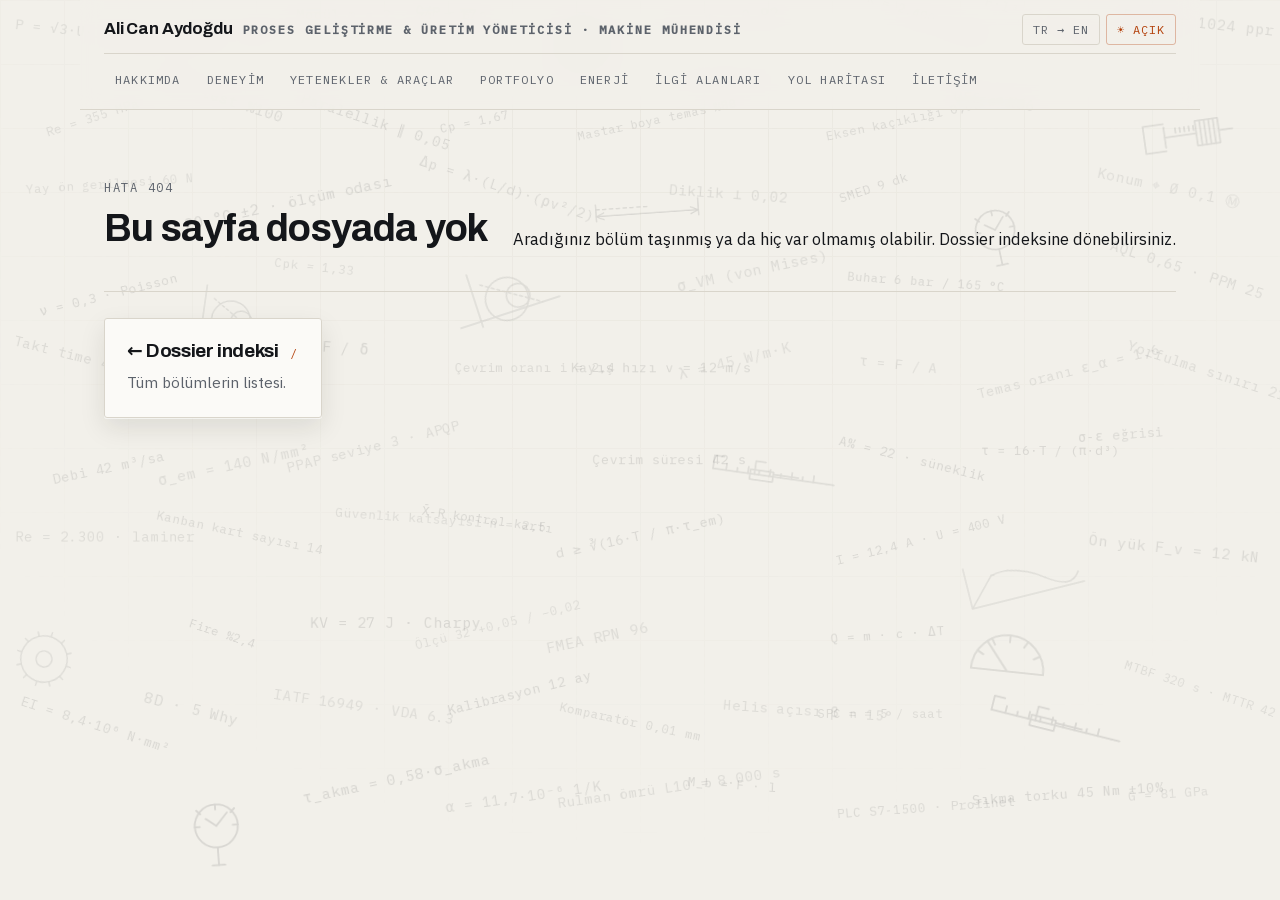
<file: 404/index.html>
<!DOCTYPE html><!--QjMp_i5V5qfMLW1qhh4m1--><html lang="tr" data-tema="karanlik"><head><meta charSet="utf-8"/><meta name="viewport" content="width=device-width, initial-scale=1"/><link rel="preload" href="/_next/static/media/1a4aa50920b5315c-s.p.woff2" as="font" crossorigin="" type="font/woff2"/><link rel="preload" href="/_next/static/media/23d669af23d19c95-s.p.woff2" as="font" crossorigin="" type="font/woff2"/><link rel="preload" href="/_next/static/media/26d4368bf94c0ec4-s.p.woff2" as="font" crossorigin="" type="font/woff2"/><link rel="preload" href="/_next/static/media/2801417b65625cf5-s.p.woff2" as="font" crossorigin="" type="font/woff2"/><link rel="preload" href="/_next/static/media/92eeb95d069020cc-s.p.woff2" as="font" crossorigin="" type="font/woff2"/><link rel="preload" href="/_next/static/media/98e207f02528a563-s.p.woff2" as="font" crossorigin="" type="font/woff2"/><link rel="preload" href="/_next/static/media/99dcf268bda04fe5-s.p.woff2" as="font" crossorigin="" type="font/woff2"/><link rel="preload" href="/_next/static/media/d3ebbfd689654d3a-s.p.woff2" as="font" crossorigin="" type="font/woff2"/><link rel="stylesheet" href="/_next/static/css/8770392038949a55.css" data-precedence="next"/><link rel="preload" as="script" fetchPriority="low" href="/_next/static/chunks/webpack-0aae440acfa3b4bb.js"/><script src="/_next/static/chunks/4bd1b696-c023c6e3521b1417.js" async=""></script><script src="/_next/static/chunks/255-a7ba4d37dca2f1fa.js" async=""></script><script src="/_next/static/chunks/main-app-0b90527b60f380eb.js" async=""></script><script src="/_next/static/chunks/176-c4a8215ca4d82670.js" async=""></script><script src="/_next/static/chunks/206-5c0bc24a53914f06.js" async=""></script><script src="/_next/static/chunks/app/layout-c74ab268e3fa7f1e.js" async=""></script><script src="/_next/static/chunks/app/not-found-e77cf2601d619c3d.js" async=""></script><meta name="robots" content="noindex"/><meta name="next-size-adjust" content=""/><meta name="theme-color" media="(prefers-color-scheme: dark)" content="#0c0e11"/><meta name="theme-color" media="(prefers-color-scheme: light)" content="#f2f0ea"/><title>Ali Can Aydoğdu — Proses Geliştirme &amp; Üretim Yöneticisi · Makine Mühendisi</title><meta name="description" content="11 yıllık otomotiv deneyimi: proses optimizasyonu, üretim yönetimi ve özel makine tasarımı. Robotik otomasyon hatları, fabrika kurulumları ve güneş enerji santrali projeleri."/><meta name="application-name" content="Ali Can Aydoğdu — CV"/><meta name="author" content="Ali Can Aydoğdu"/><meta name="keywords" content="makine mühendisi,mechanical engineer,proses geliştirme,üretim yönetimi,otomotiv,CAPEX,robotik otomasyon,Bursa,CV,özgeçmiş"/><meta name="robots" content="index, follow"/><meta property="og:title" content="Ali Can Aydoğdu — Proses Geliştirme &amp; Üretim Yöneticisi · Makine Mühendisi"/><meta property="og:description" content="11 yıllık otomotiv deneyimi: proses optimizasyonu, üretim yönetimi ve özel makine tasarımı. Robotik otomasyon hatları, fabrika kurulumları ve güneş enerji santrali projeleri."/><meta property="og:url" content="https://alican-aydogdu.github.io/"/><meta property="og:site_name" content="Ali Can Aydoğdu"/><meta property="og:locale" content="tr_TR"/><meta property="og:image" content="https://alican-aydogdu.github.io/og.jpg"/><meta property="og:image:width" content="1200"/><meta property="og:image:height" content="630"/><meta property="og:image:alt" content="Ali Can Aydoğdu — Proses Geliştirme &amp; Üretim Yöneticisi · Makine Mühendisi"/><meta property="og:locale:alternate" content="en_US"/><meta property="og:type" content="profile"/><meta name="twitter:card" content="summary_large_image"/><meta name="twitter:title" content="Ali Can Aydoğdu — Proses Geliştirme &amp; Üretim Yöneticisi · Makine Mühendisi"/><meta name="twitter:description" content="11 yıllık otomotiv deneyimi: proses optimizasyonu, üretim yönetimi ve özel makine tasarımı. Robotik otomasyon hatları, fabrika kurulumları ve güneş enerji santrali projeleri."/><meta name="twitter:image" content="https://alican-aydogdu.github.io/og.jpg"/><link rel="icon" href="/favicon.svg"/><script src="/_next/static/chunks/polyfills-42372ed130431b0a.js" noModule=""></script></head><body class="__variable_29571e __variable_7dcaba __variable_6cf36b"><div hidden=""><!--$--><!--/$--></div><div class="sembol-katmani" aria-hidden="true"><span class="sembol sembol--genis" style="left:62.6%;top:12.1%;transform:rotate(-12deg) scale(0.8);opacity:0.11399999999999999"><span class="sembol-metin">Eksen kaçıklığı 0,02 mm</span></span><span class="sembol" style="left:87%;top:41.3%;transform:rotate(18deg) scale(0.93);opacity:0.10200000000000001"><span class="sembol-metin">Yorfulma sınırı 210 N/mm²</span></span><span class="sembol sembol--genis" style="left:12.5%;top:2.8%;transform:rotate(-8deg) scale(0.83);opacity:0.132"><span class="sembol-metin">Ra 0,8 · Rz 4</span></span><span class="sembol" style="left:22.8%;top:12.5%;transform:rotate(18deg) scale(0.93);opacity:0.126"><span class="sembol-metin">Paralellik ∥ 0,05</span></span><span class="sembol sembol--genis" style="left:0.5%;top:38.6%;transform:rotate(14deg) scale(0.91);opacity:0.11399999999999999"><span class="sembol-metin">Takt time 48 s</span></span><span class="sembol" style="left:87.4%;top:87.2%;transform:rotate(-4deg) scale(0.82);opacity:0.108"><span class="sembol-metin">G = 81 GPa</span></span><span class="sembol sembol--genis" style="left:30.8%;top:68.4%;transform:rotate(-14deg) scale(0.82);opacity:0.096"><span class="sembol-metin">Ölçü 32 +0,05 / −0,02</span></span><span class="sembol" style="left:23.2%;top:85.6%;transform:rotate(-12deg) scale(0.96);opacity:0.132"><span class="sembol-metin">τ_akma = 0,58·σ_akma</span></span><span class="sembol sembol--genis" style="left:0.5%;top:58.7%;transform:rotate(0deg) scale(0.91);opacity:0.10200000000000001"><span class="sembol-metin">Re = 2.300 · laminer</span></span><span class="sembol" style="left:75.3%;top:40.3%;transform:rotate(-14deg) scale(0.9);opacity:0.10200000000000001"><span class="sembol-metin">Temas oranı ε_α = 1,6</span></span><span class="sembol sembol--genis" style="left:44.7%;top:21.4%;transform:rotate(-4deg) scale(0.8);opacity:0.126"><svg viewBox="0 0 140 30" width="150" height="32" fill="none" stroke="currentColor" stroke-width="1.4" stroke-linecap="round" stroke-linejoin="round"><path d="M10 6 V26"></path><path d="M130 6 V26"></path><path d="M10 20 H130"></path><path d="M19 16 L10 20 L19 24"></path><path d="M121 16 L130 20 L121 24"></path><path d="M10 12 H70" stroke-dasharray="4 4"></path></svg></span><span class="sembol" style="left:85.3%;top:19.9%;transform:rotate(12deg) scale(0.95);opacity:0.096"><span class="sembol-metin">Konum ⌖ Ø 0,1 Ⓜ</span></span><span class="sembol sembol--genis" style="left:33.6%;top:12.5%;transform:rotate(-12deg) scale(0.79);opacity:0.126"><span class="sembol-metin">Cp = 1,67</span></span><span class="sembol" style="left:63.8%;top:88.8%;transform:rotate(-4deg) scale(0.82);opacity:0.12"><span class="sembol-metin">PLC S7-1500 · Profinet</span></span><span class="sembol sembol--genis" style="left:22.1%;top:0.7%;transform:rotate(0deg) scale(0.87);opacity:0.132"><span class="sembol-metin">Modül m = 2 · z₁ = 17</span></span><span class="sembol" style="left:66.4%;top:0.8%;transform:rotate(18deg) scale(0.8);opacity:0.126"><span class="sembol-metin">k = 2.400 W/m²K</span></span><span class="sembol sembol--genis" style="left:14%;top:21.5%;transform:rotate(-12deg) scale(0.97);opacity:0.132"><span class="sembol-metin">20 °C ±2 · ölçüm odası</span></span><span class="sembol" style="left:10.6%;top:58.2%;transform:rotate(12deg) scale(0.82);opacity:0.11399999999999999"><span class="sembol-metin">Kanban kart sayısı 14</span></span><span class="sembol sembol--genis" style="left:34.6%;top:28.5%;transform:rotate(-18deg) scale(0.98);opacity:0.108"><svg viewBox="0 0 120 70" width="120" height="72" fill="none" stroke="currentColor" stroke-width="1.4" stroke-linecap="round" stroke-linejoin="round"><path d="M8 56 H114"></path><path d="M30 6 V62"></path><circle cx="62" cy="42" r="22"></circle><circle cx="74" cy="42" r="12"></circle><path d="M40 20 L96 56" stroke-dasharray="3 3"></path></svg></span><span class="sembol" style="left:45.3%;top:50.1%;transform:rotate(0deg) scale(0.86);opacity:0.126"><span class="sembol-metin">Çevrim süresi 42 s</span></span><span class="sembol sembol--genis" style="left:66.7%;top:39.6%;transform:rotate(6deg) scale(0.88);opacity:0.10200000000000001"><span class="sembol-metin">τ = F / A</span></span><span class="sembol" style="left:74.2%;top:60.5%;transform:rotate(-14deg) scale(0.93);opacity:0.096"><svg viewBox="0 0 140 60" width="140" height="62" fill="none" stroke="currentColor" stroke-width="1.4" stroke-linecap="round" stroke-linejoin="round"><path d="M12 8 V52 H136"></path><path d="M12 52 L40 22"></path><path d="M40 22 C46 21 52 20 58 21"></path><path d="M58 21 C74 24 86 30 96 38"></path><path d="M96 38 C104 44 110 47 116 48"></path><path d="M116 48 C122 49 128 46 132 40"></path><path d="M40 22 H44" stroke-dasharray="3 3"></path></svg></span><span class="sembol sembol--genis" style="left:34%;top:76%;transform:rotate(-14deg) scale(0.88);opacity:0.132"><span class="sembol-metin">Kalibrasyon 12 ay</span></span><span class="sembol" style="left:85.8%;top:76%;transform:rotate(18deg) scale(0.8);opacity:0.10200000000000001"><span class="sembol-metin">MTBF 320 s · MTTR 42 dk</span></span><span class="sembol sembol--genis" style="left:83.7%;top:47.3%;transform:rotate(-4deg) scale(0.86);opacity:0.12"><span class="sembol-metin">σ-ε eğrisi</span></span><span class="sembol" style="left:63.4%;top:59%;transform:rotate(-14deg) scale(0.8);opacity:0.126"><span class="sembol-metin">I = 12,4 A · U = 400 V</span></span><span class="sembol sembol--genis" style="left:75.5%;top:49.1%;transform:rotate(0deg) scale(0.82);opacity:0.126"><span class="sembol-metin">τ = 16·T / (π·d³)</span></span><span class="sembol" style="left:42.6%;top:86.5%;transform:rotate(-8deg) scale(0.91);opacity:0.108"><span class="sembol-metin">Rulman ömrü L10 = 8.000 s</span></span><span class="sembol sembol--genis" style="left:43.2%;top:12.3%;transform:rotate(-12deg) scale(0.78);opacity:0.12"><span class="sembol-metin">Mastar boya temas %80</span></span><span class="sembol" style="left:3.4%;top:51%;transform:rotate(-12deg) scale(0.89);opacity:0.12"><span class="sembol-metin">Debi 42 m³/sa</span></span><span class="sembol sembol--genis" style="left:42.4%;top:69.9%;transform:rotate(-12deg) scale(0.96);opacity:0.108"><span class="sembol-metin">FMEA RPN 96</span></span><span class="sembol" style="left:31.9%;top:20%;transform:rotate(18deg) scale(0.92);opacity:0.12"><span class="sembol-metin">Δp = λ·(L/d)·(ρv²/2)</span></span><span class="sembol sembol--genis" style="left:13.9%;top:69.4%;transform:rotate(18deg) scale(0.78);opacity:0.132"><span class="sembol-metin">Fire %2,4</span></span><span class="sembol" style="left:12%;top:50.7%;transform:rotate(-12deg) scale(0.97);opacity:0.10200000000000001"><span class="sembol-metin">σ_em = 140 N/mm²</span></span><span class="sembol sembol--genis" style="left:0.5%;top:2.6%;transform:rotate(6deg) scale(0.89);opacity:0.108"><span class="sembol-metin">P = √3·U·I·cos φ</span></span><span class="sembol" style="left:53%;top:86.2%;transform:rotate(4deg) scale(0.82);opacity:0.126"><span class="sembol-metin">M_b = F · l</span></span><span class="sembol sembol--genis" style="left:23.9%;top:68.2%;transform:rotate(0deg) scale(0.96);opacity:0.132"><span class="sembol-metin">KV = 27 J · Charpy</span></span><span class="sembol" style="left:62.6%;top:78.3%;transform:rotate(0deg) scale(0.79);opacity:0.108"><span class="sembol-metin">SPC n = 5 / saat</span></span><span class="sembol sembol--genis" style="left:34.1%;top:39.9%;transform:rotate(0deg) scale(0.81);opacity:0.11399999999999999"><span class="sembol-metin">Çevrim oranı i = 2,4</span></span><span class="sembol" style="left:64.8%;top:19.9%;transform:rotate(-18deg) scale(0.8);opacity:0.126"><span class="sembol-metin">SMED 9 dk</span></span><span class="sembol sembol--genis" style="left:55.8%;top:78%;transform:rotate(4deg) scale(0.9);opacity:0.10200000000000001"><span class="sembol-metin">Helis açısı β = 15°</span></span><span class="sembol" style="left:22%;top:37.6%;transform:rotate(4deg) scale(0.96);opacity:0.132"><span class="sembol-metin">k = F / δ</span></span><span class="sembol sembol--genis" style="left:24.4%;top:56.8%;transform:rotate(4deg) scale(0.82);opacity:0.10200000000000001"><span class="sembol-metin">Güvenlik katsayısı n = 2,5</span></span><span class="sembol" style="left:12.5%;top:10%;transform:rotate(18deg) scale(0.96);opacity:0.11399999999999999"><span class="sembol-metin">EOL test %100</span></span><span class="sembol sembol--genis" style="left:13.8%;top:88.4%;transform:rotate(-4deg) scale(0.95);opacity:0.132"><svg viewBox="0 0 60 60" width="80" height="80" fill="none" stroke="currentColor" stroke-width="1.4" stroke-linecap="round" stroke-linejoin="round"><circle cx="30" cy="22" r="17"></circle><path d="M30 5 L30 9"></path><path d="M45 9 L42 12"></path><path d="M15 9 L18 12"></path><path d="M47 22 L43 22"></path><path d="M13 22 L17 22"></path><path d="M30 22 L39 12"></path><path d="M30 22 L22 16"></path><path d="M30 39 V53"></path><path d="M25 53 H35"></path></svg></span><span class="sembol" style="left:2.6%;top:12.1%;transform:rotate(-18deg) scale(0.82);opacity:0.108"><span class="sembol-metin">Re = 355 MPa</span></span><span class="sembol sembol--genis" style="left:76.3%;top:77.4%;transform:rotate(14deg) scale(0.95);opacity:0.132"><svg viewBox="0 0 120 40" width="150" height="50" fill="none" stroke="currentColor" stroke-width="1.4" stroke-linecap="round" stroke-linejoin="round"><path d="M8 22 H112"></path><path d="M20 22 V16"></path><path d="M30 22 V18.5"></path><path d="M40 22 V16"></path><path d="M50 22 V18.5"></path><path d="M60 22 V16"></path><path d="M70 22 V18.5"></path><path d="M80 22 V16"></path><path d="M90 22 V18.5"></path><path d="M100 22 V16"></path><path d="M8 22 V10 H17"></path><path d="M46 22 V10 H55"></path><path d="M42 18 H63 V27 H42 Z"></path><path d="M112 22 H119"></path><path d="M63 20 H86"></path></svg></span><span class="sembol" style="left:31.8%;top:0.5%;transform:rotate(6deg) scale(0.8);opacity:0.132"><span class="sembol-metin">C/P = 6,2</span></span><span class="sembol sembol--genis" style="left:51.9%;top:0.9%;transform:rotate(-4deg) scale(0.94);opacity:0.11399999999999999"><span class="sembol-metin">cos φ = 0,92</span></span><span class="sembol" style="left:63.9%;top:69.5%;transform:rotate(-4deg) scale(0.82);opacity:0.126"><span class="sembol-metin">Q = m · c · ΔT</span></span><span class="sembol sembol--genis" style="left:52.6%;top:29.1%;transform:rotate(-12deg) scale(0.97);opacity:0.108"><span class="sembol-metin">σ_VM (von Mises)</span></span><span class="sembol" style="left:11.1%;top:77.8%;transform:rotate(14deg) scale(0.98);opacity:0.12"><span class="sembol-metin">8D · 5 Why</span></span><span class="sembol sembol--genis" style="left:53.2%;top:8.7%;transform:rotate(0deg) scale(0.82);opacity:0.108"><span class="sembol-metin">σ = M / W</span></span><span class="sembol" style="left:51.9%;top:20.6%;transform:rotate(4deg) scale(0.93);opacity:0.108"><span class="sembol-metin">Diklik ⊥ 0,02</span></span><span class="sembol sembol--genis" style="left:74.8%;top:22.1%;transform:rotate(-12deg) scale(0.86);opacity:0.12"><svg viewBox="0 0 60 60" width="80" height="80" fill="none" stroke="currentColor" stroke-width="1.4" stroke-linecap="round" stroke-linejoin="round"><circle cx="30" cy="22" r="17"></circle><path d="M30 5 L30 9"></path><path d="M45 9 L42 12"></path><path d="M15 9 L18 12"></path><path d="M47 22 L43 22"></path><path d="M13 22 L17 22"></path><path d="M30 22 L39 12"></path><path d="M30 22 L22 16"></path><path d="M30 39 V53"></path><path d="M25 53 H35"></path></svg></span><span class="sembol" style="left:31.5%;top:56.8%;transform:rotate(8deg) scale(0.78);opacity:0.132"><span class="sembol-metin">X̄-R kontrol kartı</span></span><span class="sembol sembol--genis" style="left:75.3%;top:69.1%;transform:rotate(6deg) scale(0.93);opacity:0.10200000000000001"><svg viewBox="0 0 60 40" width="90" height="60" fill="none" stroke="currentColor" stroke-width="1.4" stroke-linecap="round" stroke-linejoin="round"><path d="M4 34 A26 26 0 0 1 56 34"></path><path d="M4 34 H56"></path><path d="M7.5 21.0 L11.8 23.5"></path><path d="M17.0 11.5 L19.5 15.8"></path><path d="M30.0 8.0 L30.0 13.0"></path><path d="M43.0 11.5 L40.5 15.8"></path><path d="M52.5 21.0 L48.2 23.5"></path><path d="M30 34 L14 14"></path></svg></span><span class="sembol" style="left:11.2%;top:37.7%;transform:rotate(14deg) scale(0.96);opacity:0.12"><svg viewBox="0 0 80 80" width="76" height="76" fill="none" stroke="currentColor" stroke-width="1.4" stroke-linecap="round" stroke-linejoin="round"><circle cx="40" cy="40" r="30"></circle><circle cx="40" cy="40" r="20"></circle><circle cx="40" cy="40" r="11"></circle><circle cx="65.0" cy="40.0" r="3.4"></circle><circle cx="57.7" cy="57.7" r="3.4"></circle><circle cx="40.0" cy="65.0" r="3.4"></circle><circle cx="22.3" cy="57.7" r="3.4"></circle><circle cx="15.0" cy="40.0" r="3.4"></circle><circle cx="22.3" cy="22.3" r="3.4"></circle><circle cx="40.0" cy="15.0" r="3.4"></circle><circle cx="57.7" cy="22.3" r="3.4"></circle></svg></span><span class="sembol sembol--genis" style="left:84.8%;top:60%;transform:rotate(6deg) scale(0.96);opacity:0.12"><span class="sembol-metin">Ön yük F_v = 12 kN</span></span><span class="sembol" style="left:74.2%;top:10.2%;transform:rotate(8deg) scale(0.92);opacity:0.12"><span class="sembol-metin">OEE = %86</span></span><span class="sembol sembol--genis" style="left:20.7%;top:77.5%;transform:rotate(8deg) scale(0.92);opacity:0.10200000000000001"><span class="sembol-metin">IATF 16949 · VDA 6.3</span></span><span class="sembol" style="left:86.2%;top:29%;transform:rotate(18deg) scale(0.95);opacity:0.108"><span class="sembol-metin">AQL 0,65 · PPM 25</span></span><span class="sembol sembol--genis" style="left:21.4%;top:48.7%;transform:rotate(-14deg) scale(0.9);opacity:0.108"><span class="sembol-metin">PPAP seviye 3 · APQP</span></span><span class="sembol" style="left:74.9%;top:87.2%;transform:rotate(-4deg) scale(0.88);opacity:0.132"><span class="sembol-metin">Sıkma torku 45 Nm ±10%</span></span><span class="sembol sembol--genis" style="left:87.4%;top:11.8%;transform:rotate(-8deg) scale(0.91);opacity:0.108"><svg viewBox="0 0 120 44" width="150" height="55" fill="none" stroke="currentColor" stroke-width="1.4" stroke-linecap="round" stroke-linejoin="round"><path d="M34 10 H16 V34 H34"></path><path d="M34 13 V31"></path><path d="M34 22 H62"></path><path d="M62 11 H82 V33 H62 Z"></path><path d="M66 11 V33"></path><path d="M70 11 V33"></path><path d="M74 11 V33"></path><path d="M78 11 V33"></path><path d="M82 22 H94"></path><path d="M44 15 V19"></path><path d="M48 15 V19"></path><path d="M52 15 V19"></path><path d="M56 15 V19"></path><path d="M60 15 V19"></path></svg></span><span class="sembol" style="left:64.6%;top:30.3%;transform:rotate(4deg) scale(0.8);opacity:0.132"><span class="sembol-metin">Buhar 6 bar / 165 °C</span></span><span class="sembol sembol--genis" style="left:0.5%;top:19.4%;transform:rotate(-4deg) scale(0.81);opacity:0.096"><span class="sembol-metin">Yay ön gerilmesi 60 N</span></span><span class="sembol" style="left:42.3%;top:58.5%;transform:rotate(-12deg) scale(0.87);opacity:0.126"><span class="sembol-metin">d ≥ ∛(16·T / π·τ_em)</span></span><span class="sembol sembol--genis" style="left:54.3%;top:49.9%;transform:rotate(8deg) scale(0.88);opacity:0.10200000000000001"><svg viewBox="0 0 120 40" width="150" height="50" fill="none" stroke="currentColor" stroke-width="1.4" stroke-linecap="round" stroke-linejoin="round"><path d="M8 22 H112"></path><path d="M20 22 V16"></path><path d="M30 22 V18.5"></path><path d="M40 22 V16"></path><path d="M50 22 V18.5"></path><path d="M60 22 V16"></path><path d="M70 22 V18.5"></path><path d="M80 22 V16"></path><path d="M90 22 V18.5"></path><path d="M100 22 V16"></path><path d="M8 22 V10 H17"></path><path d="M46 22 V10 H55"></path><path d="M42 18 H63 V27 H42 Z"></path><path d="M112 22 H119"></path><path d="M63 20 H86"></path></svg></span><span class="sembol" style="left:0.5%;top:69%;transform:rotate(-12deg) scale(0.94);opacity:0.10200000000000001"><svg viewBox="0 0 80 80" width="76" height="76" fill="none" stroke="currentColor" stroke-width="1.4" stroke-linecap="round" stroke-linejoin="round"><circle cx="40" cy="40" r="26"></circle><circle cx="40" cy="40" r="9"></circle><path d="M66.0 40.0 L71.0 40.0"></path><path d="M62.5 53.0 L66.8 55.5"></path><path d="M53.0 62.5 L55.5 66.8"></path><path d="M40.0 66.0 L40.0 71.0"></path><path d="M27.0 62.5 L24.5 66.8"></path><path d="M17.5 53.0 L13.2 55.5"></path><path d="M14.0 40.0 L9.0 40.0"></path><path d="M17.5 27.0 L13.2 24.5"></path><path d="M27.0 17.5 L24.5 13.2"></path><path d="M40.0 14.0 L40.0 9.0"></path><path d="M53.0 17.5 L55.5 13.2"></path><path d="M62.5 27.0 L66.8 24.5"></path></svg></span><span class="sembol sembol--genis" style="left:0.5%;top:79.6%;transform:rotate(18deg) scale(0.87);opacity:0.12"><span class="sembol-metin">EI = 8,4·10⁶ N·mm²</span></span><span class="sembol" style="left:42.3%;top:79.2%;transform:rotate(12deg) scale(0.81);opacity:0.11399999999999999"><span class="sembol-metin">Komparatör 0,01 mm</span></span><span class="sembol sembol--genis" style="left:1.9%;top:31.8%;transform:rotate(-14deg) scale(0.84);opacity:0.132"><span class="sembol-metin">ν = 0,3 · Poisson</span></span><span class="sembol" style="left:87.4%;top:1.5%;transform:rotate(6deg) scale(0.96);opacity:0.11399999999999999"><span class="sembol-metin">Encoder 1024 ppr</span></span><span class="sembol sembol--genis" style="left:34.3%;top:87.6%;transform:rotate(-8deg) scale(0.93);opacity:0.11399999999999999"><span class="sembol-metin">α = 11,7·10⁻⁶ 1/K</span></span><span class="sembol" style="left:64.3%;top:50%;transform:rotate(14deg) scale(0.84);opacity:0.132"><span class="sembol-metin">A% = 22 · süneklik</span></span><span class="sembol sembol--genis" style="left:43.5%;top:39.9%;transform:rotate(0deg) scale(0.87);opacity:0.126"><span class="sembol-metin">Kayış hızı v = 12 m/s</span></span><span class="sembol" style="left:42.5%;top:0.5%;transform:rotate(4deg) scale(0.96);opacity:0.096"><svg viewBox="0 0 80 80" width="76" height="76" fill="none" stroke="currentColor" stroke-width="1.4" stroke-linecap="round" stroke-linejoin="round"><circle cx="40" cy="40" r="30"></circle><circle cx="40" cy="40" r="20"></circle><circle cx="40" cy="40" r="11"></circle><circle cx="65.0" cy="40.0" r="3.4"></circle><circle cx="57.7" cy="57.7" r="3.4"></circle><circle cx="40.0" cy="65.0" r="3.4"></circle><circle cx="22.3" cy="57.7" r="3.4"></circle><circle cx="15.0" cy="40.0" r="3.4"></circle><circle cx="22.3" cy="22.3" r="3.4"></circle><circle cx="40.0" cy="15.0" r="3.4"></circle><circle cx="57.7" cy="22.3" r="3.4"></circle></svg></span><span class="sembol sembol--genis" style="left:20.7%;top:28.7%;transform:rotate(6deg) scale(0.81);opacity:0.10200000000000001"><span class="sembol-metin">Cpk = 1,33</span></span><span class="sembol" style="left:73.2%;top:0.6%;transform:rotate(18deg) scale(0.87);opacity:0.096"><span class="sembol-metin">δ = F·l³ / (3·E·I)</span></span><span class="sembol sembol--genis" style="left:52.7%;top:39.1%;transform:rotate(-14deg) scale(0.97);opacity:0.096"><span class="sembol-metin">λ = 45 W/m·K</span></span><span class="sembol" style="left:13.3%;top:30.9%;transform:rotate(8deg) scale(0.88);opacity:0.108"><svg viewBox="0 0 120 70" width="120" height="72" fill="none" stroke="currentColor" stroke-width="1.4" stroke-linecap="round" stroke-linejoin="round"><path d="M8 56 H114"></path><path d="M30 6 V62"></path><circle cx="62" cy="42" r="22"></circle><circle cx="74" cy="42" r="12"></circle><path d="M40 20 L96 56" stroke-dasharray="3 3"></path></svg></span></div><div class="kabuk"><header class="ustbar"><a class="marka" href="/">Ali Can Aydoğdu<span>Proses Geliştirme &amp; Üretim Yöneticisi · Makine Mühendisi</span></a><nav class="ust-nav" aria-label="Bölümler"><a data-aktif="0" href="/hakkimda/">Hakkımda</a><a data-aktif="0" href="/deneyim/">Deneyim</a><a data-aktif="0" href="/yetenekler/">Yetenekler &amp; Araçlar</a><a data-aktif="0" href="/portfolyo/">Portfolyo</a><a data-aktif="0" href="/enerji/">Enerji</a><a data-aktif="0" href="/ilgi/">İlgi Alanları</a><a data-aktif="0" href="/yol-haritasi/">Yol Haritası</a><a data-aktif="0" href="/iletisim/">İletişim</a></nav><div class="anahtarlar"><button type="button" class="anahtar" data-acik="0" aria-label="Dili değiştir (TR → EN)">TR → EN</button><button type="button" class="anahtar" data-acik="0" aria-label="Temayı değiştir">☾ Koyu</button></div></header><main><section class="sayfa-giris"><div class="sayfa-basligi"><div><span class="mono">Hata 404</span><h2>Bu sayfa dosyada yok</h2></div><p>Aradığınız bölüm taşınmış ya da hiç var olmamış olabilir. Dossier indeksine dönebilirsiniz.</p></div><a class="kart kart-baglanti" style="display:inline-block" href="/"><div class="kart-baslik"><h3>← Dossier indeksi</h3><span class="kod">/</span></div><p>Tüm bölümlerin listesi.</p></a></section><!--$--><!--/$--></main></div><script src="/_next/static/chunks/webpack-0aae440acfa3b4bb.js" id="_R_" async=""></script><script>(self.__next_f=self.__next_f||[]).push([0])</script><script>self.__next_f.push([1,"1:\"$Sreact.fragment\"\n2:I[206,[\"176\",\"static/chunks/176-c4a8215ca4d82670.js\",\"206\",\"static/chunks/206-5c0bc24a53914f06.js\",\"177\",\"static/chunks/app/layout-c74ab268e3fa7f1e.js\"],\"Saglayici\"]\n49:I[7150,[],\"\"]\n:HL[\"/_next/static/media/1a4aa50920b5315c-s.p.woff2\",\"font\",{\"crossOrigin\":\"\",\"type\":\"font/woff2\"}]\n:HL[\"/_next/static/media/23d669af23d19c95-s.p.woff2\",\"font\",{\"crossOrigin\":\"\",\"type\":\"font/woff2\"}]\n:HL[\"/_next/static/media/26d4368bf94c0ec4-s.p.woff2\",\"font\",{\"crossOrigin\":\"\",\"type\":\"font/woff2\"}]\n:HL[\"/_next/static/media/2801417b65625cf5-s.p.woff2\",\"font\",{\"crossOrigin\":\"\",\"type\":\"font/woff2\"}]\n:HL[\"/_next/static/media/92eeb95d069020cc-s.p.woff2\",\"font\",{\"crossOrigin\":\"\",\"type\":\"font/woff2\"}]\n:HL[\"/_next/static/media/98e207f02528a563-s.p.woff2\",\"font\",{\"crossOrigin\":\"\",\"type\":\"font/woff2\"}]\n:HL[\"/_next/static/media/99dcf268bda04fe5-s.p.woff2\",\"font\",{\"crossOrigin\":\"\",\"type\":\"font/woff2\"}]\n:HL[\"/_next/static/media/d3ebbfd689654d3a-s.p.woff2\",\"font\",{\"crossOrigin\":\"\",\"type\":\"font/woff2\"}]\n:HL[\"/_next/static/css/8770392038949a55.css\",\"style\"]\n"])</script><script>self.__next_f.push([1,"0:{\"P\":null,\"b\":\"QjMp_i5V5qfMLW1qhh4m1\",\"p\":\"\",\"c\":[\"\",\"_not-found\",\"\"],\"i\":false,\"f\":[[[\"\",{\"children\":[\"/_not-found\",{\"children\":[\"__PAGE__\",{}]}]},\"$undefined\",\"$undefined\",true],[\"\",[\"$\",\"$1\",\"c\",{\"children\":[[[\"$\",\"link\",\"0\",{\"rel\":\"stylesheet\",\"href\":\"/_next/static/css/8770392038949a55.css\",\"precedence\":\"next\",\"crossOrigin\":\"$undefined\",\"nonce\":\"$undefined\"}]],[\"$\",\"html\",null,{\"lang\":\"tr\",\"data-tema\":\"karanlik\",\"suppressHydrationWarning\":true,\"children\":[\"$\",\"body\",null,{\"className\":\"__variable_29571e __variable_7dcaba __variable_6cf36b\",\"children\":[\"$\",\"$L2\",null,{\"children\":[[\"$\",\"div\",null,{\"className\":\"sembol-katmani\",\"aria-hidden\":\"true\",\"children\":[[\"$\",\"span\",\"0\",{\"className\":\"sembol sembol--genis\",\"style\":{\"left\":\"62.6%\",\"top\":\"12.1%\",\"transform\":\"rotate(-12deg) scale(0.8)\",\"opacity\":0.11399999999999999},\"children\":[\"$\",\"span\",null,{\"className\":\"sembol-metin\",\"children\":\"Eksen kaçıklığı 0,02 mm\"}]}],[\"$\",\"span\",\"1\",{\"className\":\"sembol\",\"style\":{\"left\":\"87%\",\"top\":\"41.3%\",\"transform\":\"rotate(18deg) scale(0.93)\",\"opacity\":0.10200000000000001},\"children\":[\"$\",\"span\",null,{\"className\":\"sembol-metin\",\"children\":\"Yorfulma sınırı 210 N/mm²\"}]}],[\"$\",\"span\",\"2\",{\"className\":\"sembol sembol--genis\",\"style\":{\"left\":\"12.5%\",\"top\":\"2.8%\",\"transform\":\"rotate(-8deg) scale(0.83)\",\"opacity\":0.132},\"children\":[\"$\",\"span\",null,{\"className\":\"sembol-metin\",\"children\":\"Ra 0,8 · Rz 4\"}]}],[\"$\",\"span\",\"3\",{\"className\":\"sembol\",\"style\":{\"left\":\"22.8%\",\"top\":\"12.5%\",\"transform\":\"rotate(18deg) scale(0.93)\",\"opacity\":0.126},\"children\":[\"$\",\"span\",null,{\"className\":\"sembol-metin\",\"children\":\"Paralellik ∥ 0,05\"}]}],[\"$\",\"span\",\"4\",{\"className\":\"sembol sembol--genis\",\"style\":{\"left\":\"0.5%\",\"top\":\"38.6%\",\"transform\":\"rotate(14deg) scale(0.91)\",\"opacity\":0.11399999999999999},\"children\":[\"$\",\"span\",null,{\"className\":\"sembol-metin\",\"children\":\"Takt time 48 s\"}]}],[\"$\",\"span\",\"5\",{\"className\":\"sembol\",\"style\":{\"left\":\"87.4%\",\"top\":\"87.2%\",\"transform\":\"rotate(-4deg) scale(0.82)\",\"opacity\":0.108},\"children\":[\"$\",\"span\",null,{\"className\":\"sembol-metin\",\"children\":\"G = 81 GPa\"}]}],[\"$\",\"span\",\"6\",{\"className\":\"sembol sembol--genis\",\"style\":{\"left\":\"30.8%\",\"top\":\"68.4%\",\"transform\":\"rotate(-14deg) scale(0.82)\",\"opacity\":0.096},\"children\":[\"$\",\"span\",null,{\"className\":\"sembol-metin\",\"children\":\"Ölçü 32 +0,05 / −0,02\"}]}],[\"$\",\"span\",\"7\",{\"className\":\"sembol\",\"style\":{\"left\":\"23.2%\",\"top\":\"85.6%\",\"transform\":\"rotate(-12deg) scale(0.96)\",\"opacity\":0.132},\"children\":[\"$\",\"span\",null,{\"className\":\"sembol-metin\",\"children\":\"τ_akma = 0,58·σ_akma\"}]}],[\"$\",\"span\",\"8\",{\"className\":\"sembol sembol--genis\",\"style\":{\"left\":\"0.5%\",\"top\":\"58.7%\",\"transform\":\"rotate(0deg) scale(0.91)\",\"opacity\":0.10200000000000001},\"children\":[\"$\",\"span\",null,{\"className\":\"sembol-metin\",\"children\":\"Re = 2.300 · laminer\"}]}],[\"$\",\"span\",\"9\",{\"className\":\"sembol\",\"style\":{\"left\":\"75.3%\",\"top\":\"40.3%\",\"transform\":\"rotate(-14deg) scale(0.9)\",\"opacity\":0.10200000000000001},\"children\":[\"$\",\"span\",null,{\"className\":\"sembol-metin\",\"children\":\"Temas oranı ε_α = 1,6\"}]}],[\"$\",\"span\",\"10\",{\"className\":\"sembol sembol--genis\",\"style\":{\"left\":\"44.7%\",\"top\":\"21.4%\",\"transform\":\"rotate(-4deg) scale(0.8)\",\"opacity\":0.126},\"children\":[\"$\",\"svg\",null,{\"viewBox\":\"0 0 140 30\",\"width\":\"150\",\"height\":\"32\",\"fill\":\"none\",\"stroke\":\"currentColor\",\"strokeWidth\":1.4,\"strokeLinecap\":\"round\",\"strokeLinejoin\":\"round\",\"children\":[[\"$\",\"path\",null,{\"d\":\"M10 6 V26\"}],[\"$\",\"path\",null,{\"d\":\"M130 6 V26\"}],[\"$\",\"path\",null,{\"d\":\"M10 20 H130\"}],[\"$\",\"path\",null,{\"d\":\"M19 16 L10 20 L19 24\"}],[\"$\",\"path\",null,{\"d\":\"M121 16 L130 20 L121 24\"}],[\"$\",\"path\",null,{\"d\":\"M10 12 H70\",\"strokeDasharray\":\"4 4\"}]]}]}],[\"$\",\"span\",\"11\",{\"className\":\"sembol\",\"style\":{\"left\":\"85.3%\",\"top\":\"19.9%\",\"transform\":\"rotate(12deg) scale(0.95)\",\"opacity\":0.096},\"children\":[\"$\",\"span\",null,{\"className\":\"sembol-metin\",\"children\":\"Konum ⌖ Ø 0,1 Ⓜ\"}]}],[\"$\",\"span\",\"12\",{\"className\":\"sembol sembol--genis\",\"style\":{\"left\":\"33.6%\",\"top\":\"12.5%\",\"transform\":\"rotate(-12deg) scale(0.79)\",\"opacity\":0.126},\"children\":[\"$\",\"span\",null,{\"className\":\"sembol-metin\",\"children\":\"Cp = 1,67\"}]}],[\"$\",\"span\",\"13\",{\"className\":\"sembol\",\"style\":{\"left\":\"63.8%\",\"top\":\"88.8%\",\"transform\":\"rotate(-4deg) scale(0.82)\",\"opacity\":0.12},\"children\":[\"$\",\"span\",null,{\"className\":\"sembol-metin\",\"children\":\"PLC S7-1500 · Profinet\"}]}],[\"$\",\"span\",\"14\",{\"className\":\"sembol sembol--genis\",\"style\":{\"left\":\"22.1%\",\"top\":\"0.7%\",\"transform\":\"rotate(0deg) scale(0.87)\",\"opacity\":0.132},\"children\":[\"$\",\"span\",null,{\"className\":\"sembol-metin\",\"children\":\"Modül m = 2 · z₁ = 17\"}]}],[\"$\",\"span\",\"15\",{\"className\":\"sembol\",\"style\":{\"left\":\"66.4%\",\"top\":\"0.8%\",\"transform\":\"rotate(18deg) scale(0.8)\",\"opacity\":0.126},\"children\":[\"$\",\"span\",null,{\"className\":\"sembol-metin\",\"children\":\"k = 2.400 W/m²K\"}]}],[\"$\",\"span\",\"16\",{\"className\":\"sembol sembol--genis\",\"style\":{\"left\":\"14%\",\"top\":\"21.5%\",\"transform\":\"rotate(-12deg) scale(0.97)\",\"opacity\":0.132},\"children\":\"$L3\"}],\"$L4\",\"$L5\",\"$L6\",\"$L7\",\"$L8\",\"$L9\",\"$La\",\"$Lb\",\"$Lc\",\"$Ld\",\"$Le\",\"$Lf\",\"$L10\",\"$L11\",\"$L12\",\"$L13\",\"$L14\",\"$L15\",\"$L16\",\"$L17\",\"$L18\",\"$L19\",\"$L1a\",\"$L1b\",\"$L1c\",\"$L1d\",\"$L1e\",\"$L1f\",\"$L20\",\"$L21\",\"$L22\",\"$L23\",\"$L24\",\"$L25\",\"$L26\",\"$L27\",\"$L28\",\"$L29\",\"$L2a\",\"$L2b\",\"$L2c\",\"$L2d\",\"$L2e\",\"$L2f\",\"$L30\",\"$L31\",\"$L32\",\"$L33\",\"$L34\",\"$L35\",\"$L36\",\"$L37\",\"$L38\",\"$L39\",\"$L3a\",\"$L3b\",\"$L3c\",\"$L3d\",\"$L3e\",\"$L3f\",\"$L40\",\"$L41\",\"$L42\",\"$L43\",\"$L44\"]}],\"$L45\"]}]}]}]]}],{\"children\":[\"/_not-found\",\"$L46\",{\"children\":[\"__PAGE__\",\"$L47\",{},null,false]},null,false]},null,false],\"$L48\",false]],\"m\":\"$undefined\",\"G\":[\"$49\",[]],\"s\":false,\"S\":true}\n"])</script><script>self.__next_f.push([1,"4a:I[2373,[\"176\",\"static/chunks/176-c4a8215ca4d82670.js\",\"206\",\"static/chunks/206-5c0bc24a53914f06.js\",\"177\",\"static/chunks/app/layout-c74ab268e3fa7f1e.js\"],\"default\"]\n4b:I[9766,[],\"\"]\n4c:I[8924,[],\"\"]\n4d:I[3293,[\"176\",\"static/chunks/176-c4a8215ca4d82670.js\",\"206\",\"static/chunks/206-5c0bc24a53914f06.js\",\"345\",\"static/chunks/app/not-found-e77cf2601d619c3d.js\"],\"default\"]\n4e:I[1959,[],\"ClientPageRoot\"]\n51:I[4431,[],\"OutletBoundary\"]\n53:I[5278,[],\"AsyncMetadataOutlet\"]\n55:I[4431,[],\"ViewportBoundary\"]\n57:I[4431,[],\"MetadataBoundary\"]\n58:\"$Sreact.suspense\"\n3:[\"$\",\"span\",null,{\"className\":\"sembol-metin\",\"children\":\"20 °C ±2 · ölçüm odası\"}]\n4:[\"$\",\"span\",\"17\",{\"className\":\"sembol\",\"style\":{\"left\":\"10.6%\",\"top\":\"58.2%\",\"transform\":\"rotate(12deg) scale(0.82)\",\"opacity\":0.11399999999999999},\"children\":[\"$\",\"span\",null,{\"className\":\"sembol-metin\",\"children\":\"Kanban kart sayısı 14\"}]}]\n5:[\"$\",\"span\",\"18\",{\"className\":\"sembol sembol--genis\",\"style\":{\"left\":\"34.6%\",\"top\":\"28.5%\",\"transform\":\"rotate(-18deg) scale(0.98)\",\"opacity\":0.108},\"children\":[\"$\",\"svg\",null,{\"viewBox\":\"0 0 120 70\",\"width\":\"120\",\"height\":\"72\",\"fill\":\"none\",\"stroke\":\"currentColor\",\"strokeWidth\":1.4,\"strokeLinecap\":\"round\",\"strokeLinejoin\":\"round\",\"children\":[[\"$\",\"path\",null,{\"d\":\"M8 56 H114\"}],[\"$\",\"path\",null,{\"d\":\"M30 6 V62\"}],[\"$\",\"circle\",null,{\"cx\":\"62\",\"cy\":\"42\",\"r\":\"22\"}],[\"$\",\"circle\",null,{\"cx\":\"74\",\"cy\":\"42\",\"r\":\"12\"}],[\"$\",\"path\",null,{\"d\":\"M40 20 L96 56\",\"strokeDasharray\":\"3 3\"}]]}]}]\n6:[\"$\",\"span\",\"19\",{\"className\":\"sembol\",\"style\":{\"left\":\"45.3%\",\"top\":\"50.1%\",\"transform\":\"rotate(0deg) scale(0.86)\",\"opacity\":0.126},\"children\":[\"$\",\"span\",null,{\"className\":\"sembol-metin\",\"children\":\"Çevrim süresi 42 s\"}]}]\n7:[\"$\",\"span\",\"20\",{\"className\":\"sembol sembol--genis\",\"style\":{\"left\":\"66.7%\",\"top\":\"39.6%\",\"transform\":\"rotate(6deg) scale(0.88)\",\"opacity\":0.10200000000000001},\"children\":[\"$\",\"span\",null,{\"className\":\"sembol-metin\",\"children\":\"τ = F / A\"}]}]\n"])</script><script>self.__next_f.push([1,"8:[\"$\",\"span\",\"21\",{\"className\":\"sembol\",\"style\":{\"left\":\"74.2%\",\"top\":\"60.5%\",\"transform\":\"rotate(-14deg) scale(0.93)\",\"opacity\":0.096},\"children\":[\"$\",\"svg\",null,{\"viewBox\":\"0 0 140 60\",\"width\":\"140\",\"height\":\"62\",\"fill\":\"none\",\"stroke\":\"currentColor\",\"strokeWidth\":1.4,\"strokeLinecap\":\"round\",\"strokeLinejoin\":\"round\",\"children\":[[\"$\",\"path\",null,{\"d\":\"M12 8 V52 H136\"}],[\"$\",\"path\",null,{\"d\":\"M12 52 L40 22\"}],[\"$\",\"path\",null,{\"d\":\"M40 22 C46 21 52 20 58 21\"}],[\"$\",\"path\",null,{\"d\":\"M58 21 C74 24 86 30 96 38\"}],[\"$\",\"path\",null,{\"d\":\"M96 38 C104 44 110 47 116 48\"}],[\"$\",\"path\",null,{\"d\":\"M116 48 C122 49 128 46 132 40\"}],[\"$\",\"path\",null,{\"d\":\"M40 22 H44\",\"strokeDasharray\":\"3 3\"}]]}]}]\n"])</script><script>self.__next_f.push([1,"9:[\"$\",\"span\",\"22\",{\"className\":\"sembol sembol--genis\",\"style\":{\"left\":\"34%\",\"top\":\"76%\",\"transform\":\"rotate(-14deg) scale(0.88)\",\"opacity\":0.132},\"children\":[\"$\",\"span\",null,{\"className\":\"sembol-metin\",\"children\":\"Kalibrasyon 12 ay\"}]}]\na:[\"$\",\"span\",\"23\",{\"className\":\"sembol\",\"style\":{\"left\":\"85.8%\",\"top\":\"76%\",\"transform\":\"rotate(18deg) scale(0.8)\",\"opacity\":0.10200000000000001},\"children\":[\"$\",\"span\",null,{\"className\":\"sembol-metin\",\"children\":\"MTBF 320 s · MTTR 42 dk\"}]}]\nb:[\"$\",\"span\",\"24\",{\"className\":\"sembol sembol--genis\",\"style\":{\"left\":\"83.7%\",\"top\":\"47.3%\",\"transform\":\"rotate(-4deg) scale(0.86)\",\"opacity\":0.12},\"children\":[\"$\",\"span\",null,{\"className\":\"sembol-metin\",\"children\":\"σ-ε eğrisi\"}]}]\nc:[\"$\",\"span\",\"25\",{\"className\":\"sembol\",\"style\":{\"left\":\"63.4%\",\"top\":\"59%\",\"transform\":\"rotate(-14deg) scale(0.8)\",\"opacity\":0.126},\"children\":[\"$\",\"span\",null,{\"className\":\"sembol-metin\",\"children\":\"I = 12,4 A · U = 400 V\"}]}]\nd:[\"$\",\"span\",\"26\",{\"className\":\"sembol sembol--genis\",\"style\":{\"left\":\"75.5%\",\"top\":\"49.1%\",\"transform\":\"rotate(0deg) scale(0.82)\",\"opacity\":0.126},\"children\":[\"$\",\"span\",null,{\"className\":\"sembol-metin\",\"children\":\"τ = 16·T / (π·d³)\"}]}]\ne:[\"$\",\"span\",\"27\",{\"className\":\"sembol\",\"style\":{\"left\":\"42.6%\",\"top\":\"86.5%\",\"transform\":\"rotate(-8deg) scale(0.91)\",\"opacity\":0.108},\"children\":[\"$\",\"span\",null,{\"className\":\"sembol-metin\",\"children\":\"Rulman ömrü L10 = 8.000 s\"}]}]\nf:[\"$\",\"span\",\"28\",{\"className\":\"sembol sembol--genis\",\"style\":{\"left\":\"43.2%\",\"top\":\"12.3%\",\"transform\":\"rotate(-12deg) scale(0.78)\",\"opacity\":0.12},\"children\":[\"$\",\"span\",null,{\"className\":\"sembol-metin\",\"children\":\"Mastar boya temas %80\"}]}]\n10:[\"$\",\"span\",\"29\",{\"className\":\"sembol\",\"style\":{\"left\":\"3.4%\",\"top\":\"51%\",\"transform\":\"rotate(-12deg) scale(0.89)\",\"opacity\":0.12},\"children\":[\"$\",\"span\",null,{\"className\":\"sembol-metin\",\"children\":\"Debi 42 m³/sa\"}]}]\n11:[\"$\",\"span\",\"30\",{\"className\":\"sembol sembol--genis\",\"style\":{\"left\":\"42.4%\",\"top\":\"69.9%\",\"transform\":\"rotate(-12deg) scale(0.96)\",\"opacity\":0.10"])</script><script>self.__next_f.push([1,"8},\"children\":[\"$\",\"span\",null,{\"className\":\"sembol-metin\",\"children\":\"FMEA RPN 96\"}]}]\n12:[\"$\",\"span\",\"31\",{\"className\":\"sembol\",\"style\":{\"left\":\"31.9%\",\"top\":\"20%\",\"transform\":\"rotate(18deg) scale(0.92)\",\"opacity\":0.12},\"children\":[\"$\",\"span\",null,{\"className\":\"sembol-metin\",\"children\":\"Δp = λ·(L/d)·(ρv²/2)\"}]}]\n13:[\"$\",\"span\",\"32\",{\"className\":\"sembol sembol--genis\",\"style\":{\"left\":\"13.9%\",\"top\":\"69.4%\",\"transform\":\"rotate(18deg) scale(0.78)\",\"opacity\":0.132},\"children\":[\"$\",\"span\",null,{\"className\":\"sembol-metin\",\"children\":\"Fire %2,4\"}]}]\n14:[\"$\",\"span\",\"33\",{\"className\":\"sembol\",\"style\":{\"left\":\"12%\",\"top\":\"50.7%\",\"transform\":\"rotate(-12deg) scale(0.97)\",\"opacity\":0.10200000000000001},\"children\":[\"$\",\"span\",null,{\"className\":\"sembol-metin\",\"children\":\"σ_em = 140 N/mm²\"}]}]\n15:[\"$\",\"span\",\"34\",{\"className\":\"sembol sembol--genis\",\"style\":{\"left\":\"0.5%\",\"top\":\"2.6%\",\"transform\":\"rotate(6deg) scale(0.89)\",\"opacity\":0.108},\"children\":[\"$\",\"span\",null,{\"className\":\"sembol-metin\",\"children\":\"P = √3·U·I·cos φ\"}]}]\n16:[\"$\",\"span\",\"35\",{\"className\":\"sembol\",\"style\":{\"left\":\"53%\",\"top\":\"86.2%\",\"transform\":\"rotate(4deg) scale(0.82)\",\"opacity\":0.126},\"children\":[\"$\",\"span\",null,{\"className\":\"sembol-metin\",\"children\":\"M_b = F · l\"}]}]\n17:[\"$\",\"span\",\"36\",{\"className\":\"sembol sembol--genis\",\"style\":{\"left\":\"23.9%\",\"top\":\"68.2%\",\"transform\":\"rotate(0deg) scale(0.96)\",\"opacity\":0.132},\"children\":[\"$\",\"span\",null,{\"className\":\"sembol-metin\",\"children\":\"KV = 27 J · Charpy\"}]}]\n18:[\"$\",\"span\",\"37\",{\"className\":\"sembol\",\"style\":{\"left\":\"62.6%\",\"top\":\"78.3%\",\"transform\":\"rotate(0deg) scale(0.79)\",\"opacity\":0.108},\"children\":[\"$\",\"span\",null,{\"className\":\"sembol-metin\",\"children\":\"SPC n = 5 / saat\"}]}]\n19:[\"$\",\"span\",\"38\",{\"className\":\"sembol sembol--genis\",\"style\":{\"left\":\"34.1%\",\"top\":\"39.9%\",\"transform\":\"rotate(0deg) scale(0.81)\",\"opacity\":0.11399999999999999},\"children\":[\"$\",\"span\",null,{\"className\":\"sembol-metin\",\"children\":\"Çevrim oranı i = 2,4\"}]}]\n1a:[\"$\",\"span\",\"39\",{\"className\":\"sembol\",\"style\":{\"left\""])</script><script>self.__next_f.push([1,":\"64.8%\",\"top\":\"19.9%\",\"transform\":\"rotate(-18deg) scale(0.8)\",\"opacity\":0.126},\"children\":[\"$\",\"span\",null,{\"className\":\"sembol-metin\",\"children\":\"SMED 9 dk\"}]}]\n1b:[\"$\",\"span\",\"40\",{\"className\":\"sembol sembol--genis\",\"style\":{\"left\":\"55.8%\",\"top\":\"78%\",\"transform\":\"rotate(4deg) scale(0.9)\",\"opacity\":0.10200000000000001},\"children\":[\"$\",\"span\",null,{\"className\":\"sembol-metin\",\"children\":\"Helis açısı β = 15°\"}]}]\n1c:[\"$\",\"span\",\"41\",{\"className\":\"sembol\",\"style\":{\"left\":\"22%\",\"top\":\"37.6%\",\"transform\":\"rotate(4deg) scale(0.96)\",\"opacity\":0.132},\"children\":[\"$\",\"span\",null,{\"className\":\"sembol-metin\",\"children\":\"k = F / δ\"}]}]\n1d:[\"$\",\"span\",\"42\",{\"className\":\"sembol sembol--genis\",\"style\":{\"left\":\"24.4%\",\"top\":\"56.8%\",\"transform\":\"rotate(4deg) scale(0.82)\",\"opacity\":0.10200000000000001},\"children\":[\"$\",\"span\",null,{\"className\":\"sembol-metin\",\"children\":\"Güvenlik katsayısı n = 2,5\"}]}]\n1e:[\"$\",\"span\",\"43\",{\"className\":\"sembol\",\"style\":{\"left\":\"12.5%\",\"top\":\"10%\",\"transform\":\"rotate(18deg) scale(0.96)\",\"opacity\":0.11399999999999999},\"children\":[\"$\",\"span\",null,{\"className\":\"sembol-metin\",\"children\":\"EOL test %100\"}]}]\n"])</script><script>self.__next_f.push([1,"1f:[\"$\",\"span\",\"44\",{\"className\":\"sembol sembol--genis\",\"style\":{\"left\":\"13.8%\",\"top\":\"88.4%\",\"transform\":\"rotate(-4deg) scale(0.95)\",\"opacity\":0.132},\"children\":[\"$\",\"svg\",null,{\"viewBox\":\"0 0 60 60\",\"width\":\"80\",\"height\":\"80\",\"fill\":\"none\",\"stroke\":\"currentColor\",\"strokeWidth\":1.4,\"strokeLinecap\":\"round\",\"strokeLinejoin\":\"round\",\"children\":[[\"$\",\"circle\",null,{\"cx\":\"30\",\"cy\":\"22\",\"r\":\"17\"}],[[\"$\",\"path\",\"0\",{\"d\":\"M30 5 L30 9\"}],[\"$\",\"path\",\"1\",{\"d\":\"M45 9 L42 12\"}],[\"$\",\"path\",\"2\",{\"d\":\"M15 9 L18 12\"}],[\"$\",\"path\",\"3\",{\"d\":\"M47 22 L43 22\"}],[\"$\",\"path\",\"4\",{\"d\":\"M13 22 L17 22\"}]],[\"$\",\"path\",null,{\"d\":\"M30 22 L39 12\"}],[\"$\",\"path\",null,{\"d\":\"M30 22 L22 16\"}],[\"$\",\"path\",null,{\"d\":\"M30 39 V53\"}],[\"$\",\"path\",null,{\"d\":\"M25 53 H35\"}]]}]}]\n"])</script><script>self.__next_f.push([1,"20:[\"$\",\"span\",\"45\",{\"className\":\"sembol\",\"style\":{\"left\":\"2.6%\",\"top\":\"12.1%\",\"transform\":\"rotate(-18deg) scale(0.82)\",\"opacity\":0.108},\"children\":[\"$\",\"span\",null,{\"className\":\"sembol-metin\",\"children\":\"Re = 355 MPa\"}]}]\n"])</script><script>self.__next_f.push([1,"21:[\"$\",\"span\",\"46\",{\"className\":\"sembol sembol--genis\",\"style\":{\"left\":\"76.3%\",\"top\":\"77.4%\",\"transform\":\"rotate(14deg) scale(0.95)\",\"opacity\":0.132},\"children\":[\"$\",\"svg\",null,{\"viewBox\":\"0 0 120 40\",\"width\":\"150\",\"height\":\"50\",\"fill\":\"none\",\"stroke\":\"currentColor\",\"strokeWidth\":1.4,\"strokeLinecap\":\"round\",\"strokeLinejoin\":\"round\",\"children\":[[\"$\",\"path\",null,{\"d\":\"M8 22 H112\"}],[[\"$\",\"path\",\"20\",{\"d\":\"M20 22 V16\"}],[\"$\",\"path\",\"30\",{\"d\":\"M30 22 V18.5\"}],[\"$\",\"path\",\"40\",{\"d\":\"M40 22 V16\"}],[\"$\",\"path\",\"50\",{\"d\":\"M50 22 V18.5\"}],[\"$\",\"path\",\"60\",{\"d\":\"M60 22 V16\"}],[\"$\",\"path\",\"70\",{\"d\":\"M70 22 V18.5\"}],[\"$\",\"path\",\"80\",{\"d\":\"M80 22 V16\"}],[\"$\",\"path\",\"90\",{\"d\":\"M90 22 V18.5\"}],[\"$\",\"path\",\"100\",{\"d\":\"M100 22 V16\"}]],[\"$\",\"path\",null,{\"d\":\"M8 22 V10 H17\"}],[\"$\",\"path\",null,{\"d\":\"M46 22 V10 H55\"}],[\"$\",\"path\",null,{\"d\":\"M42 18 H63 V27 H42 Z\"}],[\"$\",\"path\",null,{\"d\":\"M112 22 H119\"}],[\"$\",\"path\",null,{\"d\":\"M63 20 H86\"}]]}]}]\n"])</script><script>self.__next_f.push([1,"22:[\"$\",\"span\",\"47\",{\"className\":\"sembol\",\"style\":{\"left\":\"31.8%\",\"top\":\"0.5%\",\"transform\":\"rotate(6deg) scale(0.8)\",\"opacity\":0.132},\"children\":[\"$\",\"span\",null,{\"className\":\"sembol-metin\",\"children\":\"C/P = 6,2\"}]}]\n23:[\"$\",\"span\",\"48\",{\"className\":\"sembol sembol--genis\",\"style\":{\"left\":\"51.9%\",\"top\":\"0.9%\",\"transform\":\"rotate(-4deg) scale(0.94)\",\"opacity\":0.11399999999999999},\"children\":[\"$\",\"span\",null,{\"className\":\"sembol-metin\",\"children\":\"cos φ = 0,92\"}]}]\n24:[\"$\",\"span\",\"49\",{\"className\":\"sembol\",\"style\":{\"left\":\"63.9%\",\"top\":\"69.5%\",\"transform\":\"rotate(-4deg) scale(0.82)\",\"opacity\":0.126},\"children\":[\"$\",\"span\",null,{\"className\":\"sembol-metin\",\"children\":\"Q = m · c · ΔT\"}]}]\n25:[\"$\",\"span\",\"50\",{\"className\":\"sembol sembol--genis\",\"style\":{\"left\":\"52.6%\",\"top\":\"29.1%\",\"transform\":\"rotate(-12deg) scale(0.97)\",\"opacity\":0.108},\"children\":[\"$\",\"span\",null,{\"className\":\"sembol-metin\",\"children\":\"σ_VM (von Mises)\"}]}]\n26:[\"$\",\"span\",\"51\",{\"className\":\"sembol\",\"style\":{\"left\":\"11.1%\",\"top\":\"77.8%\",\"transform\":\"rotate(14deg) scale(0.98)\",\"opacity\":0.12},\"children\":[\"$\",\"span\",null,{\"className\":\"sembol-metin\",\"children\":\"8D · 5 Why\"}]}]\n27:[\"$\",\"span\",\"52\",{\"className\":\"sembol sembol--genis\",\"style\":{\"left\":\"53.2%\",\"top\":\"8.7%\",\"transform\":\"rotate(0deg) scale(0.82)\",\"opacity\":0.108},\"children\":[\"$\",\"span\",null,{\"className\":\"sembol-metin\",\"children\":\"σ = M / W\"}]}]\n28:[\"$\",\"span\",\"53\",{\"className\":\"sembol\",\"style\":{\"left\":\"51.9%\",\"top\":\"20.6%\",\"transform\":\"rotate(4deg) scale(0.93)\",\"opacity\":0.108},\"children\":[\"$\",\"span\",null,{\"className\":\"sembol-metin\",\"children\":\"Diklik ⊥ 0,02\"}]}]\n"])</script><script>self.__next_f.push([1,"29:[\"$\",\"span\",\"54\",{\"className\":\"sembol sembol--genis\",\"style\":{\"left\":\"74.8%\",\"top\":\"22.1%\",\"transform\":\"rotate(-12deg) scale(0.86)\",\"opacity\":0.12},\"children\":[\"$\",\"svg\",null,{\"viewBox\":\"0 0 60 60\",\"width\":\"80\",\"height\":\"80\",\"fill\":\"none\",\"stroke\":\"currentColor\",\"strokeWidth\":1.4,\"strokeLinecap\":\"round\",\"strokeLinejoin\":\"round\",\"children\":[[\"$\",\"circle\",null,{\"cx\":\"30\",\"cy\":\"22\",\"r\":\"17\"}],[[\"$\",\"path\",\"0\",{\"d\":\"M30 5 L30 9\"}],[\"$\",\"path\",\"1\",{\"d\":\"M45 9 L42 12\"}],[\"$\",\"path\",\"2\",{\"d\":\"M15 9 L18 12\"}],[\"$\",\"path\",\"3\",{\"d\":\"M47 22 L43 22\"}],[\"$\",\"path\",\"4\",{\"d\":\"M13 22 L17 22\"}]],[\"$\",\"path\",null,{\"d\":\"M30 22 L39 12\"}],[\"$\",\"path\",null,{\"d\":\"M30 22 L22 16\"}],[\"$\",\"path\",null,{\"d\":\"M30 39 V53\"}],[\"$\",\"path\",null,{\"d\":\"M25 53 H35\"}]]}]}]\n"])</script><script>self.__next_f.push([1,"2a:[\"$\",\"span\",\"55\",{\"className\":\"sembol\",\"style\":{\"left\":\"31.5%\",\"top\":\"56.8%\",\"transform\":\"rotate(8deg) scale(0.78)\",\"opacity\":0.132},\"children\":[\"$\",\"span\",null,{\"className\":\"sembol-metin\",\"children\":\"X̄-R kontrol kartı\"}]}]\n"])</script><script>self.__next_f.push([1,"2b:[\"$\",\"span\",\"56\",{\"className\":\"sembol sembol--genis\",\"style\":{\"left\":\"75.3%\",\"top\":\"69.1%\",\"transform\":\"rotate(6deg) scale(0.93)\",\"opacity\":0.10200000000000001},\"children\":[\"$\",\"svg\",null,{\"viewBox\":\"0 0 60 40\",\"width\":\"90\",\"height\":\"60\",\"fill\":\"none\",\"stroke\":\"currentColor\",\"strokeWidth\":1.4,\"strokeLinecap\":\"round\",\"strokeLinejoin\":\"round\",\"children\":[[\"$\",\"path\",null,{\"d\":\"M4 34 A26 26 0 0 1 56 34\"}],[\"$\",\"path\",null,{\"d\":\"M4 34 H56\"}],[[\"$\",\"path\",\"30\",{\"d\":\"M7.5 21.0 L11.8 23.5\"}],[\"$\",\"path\",\"60\",{\"d\":\"M17.0 11.5 L19.5 15.8\"}],[\"$\",\"path\",\"90\",{\"d\":\"M30.0 8.0 L30.0 13.0\"}],[\"$\",\"path\",\"120\",{\"d\":\"M43.0 11.5 L40.5 15.8\"}],[\"$\",\"path\",\"150\",{\"d\":\"M52.5 21.0 L48.2 23.5\"}]],[\"$\",\"path\",null,{\"d\":\"M30 34 L14 14\"}]]}]}]\n"])</script><script>self.__next_f.push([1,"2c:[\"$\",\"span\",\"57\",{\"className\":\"sembol\",\"style\":{\"left\":\"11.2%\",\"top\":\"37.7%\",\"transform\":\"rotate(14deg) scale(0.96)\",\"opacity\":0.12},\"children\":[\"$\",\"svg\",null,{\"viewBox\":\"0 0 80 80\",\"width\":\"76\",\"height\":\"76\",\"fill\":\"none\",\"stroke\":\"currentColor\",\"strokeWidth\":1.4,\"strokeLinecap\":\"round\",\"strokeLinejoin\":\"round\",\"children\":[[\"$\",\"circle\",null,{\"cx\":\"40\",\"cy\":\"40\",\"r\":\"30\"}],[\"$\",\"circle\",null,{\"cx\":\"40\",\"cy\":\"40\",\"r\":\"20\"}],[\"$\",\"circle\",null,{\"cx\":\"40\",\"cy\":\"40\",\"r\":\"11\"}],[[\"$\",\"circle\",\"0\",{\"cx\":\"65.0\",\"cy\":\"40.0\",\"r\":\"3.4\"}],[\"$\",\"circle\",\"1\",{\"cx\":\"57.7\",\"cy\":\"57.7\",\"r\":\"3.4\"}],[\"$\",\"circle\",\"2\",{\"cx\":\"40.0\",\"cy\":\"65.0\",\"r\":\"3.4\"}],[\"$\",\"circle\",\"3\",{\"cx\":\"22.3\",\"cy\":\"57.7\",\"r\":\"3.4\"}],[\"$\",\"circle\",\"4\",{\"cx\":\"15.0\",\"cy\":\"40.0\",\"r\":\"3.4\"}],[\"$\",\"circle\",\"5\",{\"cx\":\"22.3\",\"cy\":\"22.3\",\"r\":\"3.4\"}],[\"$\",\"circle\",\"6\",{\"cx\":\"40.0\",\"cy\":\"15.0\",\"r\":\"3.4\"}],[\"$\",\"circle\",\"7\",{\"cx\":\"57.7\",\"cy\":\"22.3\",\"r\":\"3.4\"}]]]}]}]\n"])</script><script>self.__next_f.push([1,"2d:[\"$\",\"span\",\"58\",{\"className\":\"sembol sembol--genis\",\"style\":{\"left\":\"84.8%\",\"top\":\"60%\",\"transform\":\"rotate(6deg) scale(0.96)\",\"opacity\":0.12},\"children\":[\"$\",\"span\",null,{\"className\":\"sembol-metin\",\"children\":\"Ön yük F_v = 12 kN\"}]}]\n2e:[\"$\",\"span\",\"59\",{\"className\":\"sembol\",\"style\":{\"left\":\"74.2%\",\"top\":\"10.2%\",\"transform\":\"rotate(8deg) scale(0.92)\",\"opacity\":0.12},\"children\":[\"$\",\"span\",null,{\"className\":\"sembol-metin\",\"children\":\"OEE = %86\"}]}]\n2f:[\"$\",\"span\",\"60\",{\"className\":\"sembol sembol--genis\",\"style\":{\"left\":\"20.7%\",\"top\":\"77.5%\",\"transform\":\"rotate(8deg) scale(0.92)\",\"opacity\":0.10200000000000001},\"children\":[\"$\",\"span\",null,{\"className\":\"sembol-metin\",\"children\":\"IATF 16949 · VDA 6.3\"}]}]\n30:[\"$\",\"span\",\"61\",{\"className\":\"sembol\",\"style\":{\"left\":\"86.2%\",\"top\":\"29%\",\"transform\":\"rotate(18deg) scale(0.95)\",\"opacity\":0.108},\"children\":[\"$\",\"span\",null,{\"className\":\"sembol-metin\",\"children\":\"AQL 0,65 · PPM 25\"}]}]\n31:[\"$\",\"span\",\"62\",{\"className\":\"sembol sembol--genis\",\"style\":{\"left\":\"21.4%\",\"top\":\"48.7%\",\"transform\":\"rotate(-14deg) scale(0.9)\",\"opacity\":0.108},\"children\":[\"$\",\"span\",null,{\"className\":\"sembol-metin\",\"children\":\"PPAP seviye 3 · APQP\"}]}]\n32:[\"$\",\"span\",\"63\",{\"className\":\"sembol\",\"style\":{\"left\":\"74.9%\",\"top\":\"87.2%\",\"transform\":\"rotate(-4deg) scale(0.88)\",\"opacity\":0.132},\"children\":[\"$\",\"span\",null,{\"className\":\"sembol-metin\",\"children\":\"Sıkma torku 45 Nm ±10%\"}]}]\n"])</script><script>self.__next_f.push([1,"33:[\"$\",\"span\",\"64\",{\"className\":\"sembol sembol--genis\",\"style\":{\"left\":\"87.4%\",\"top\":\"11.8%\",\"transform\":\"rotate(-8deg) scale(0.91)\",\"opacity\":0.108},\"children\":[\"$\",\"svg\",null,{\"viewBox\":\"0 0 120 44\",\"width\":\"150\",\"height\":\"55\",\"fill\":\"none\",\"stroke\":\"currentColor\",\"strokeWidth\":1.4,\"strokeLinecap\":\"round\",\"strokeLinejoin\":\"round\",\"children\":[[\"$\",\"path\",null,{\"d\":\"M34 10 H16 V34 H34\"}],[\"$\",\"path\",null,{\"d\":\"M34 13 V31\"}],[\"$\",\"path\",null,{\"d\":\"M34 22 H62\"}],[\"$\",\"path\",null,{\"d\":\"M62 11 H82 V33 H62 Z\"}],[[\"$\",\"path\",\"66\",{\"d\":\"M66 11 V33\"}],[\"$\",\"path\",\"70\",{\"d\":\"M70 11 V33\"}],[\"$\",\"path\",\"74\",{\"d\":\"M74 11 V33\"}],[\"$\",\"path\",\"78\",{\"d\":\"M78 11 V33\"}]],[\"$\",\"path\",null,{\"d\":\"M82 22 H94\"}],[[\"$\",\"path\",\"44\",{\"d\":\"M44 15 V19\"}],[\"$\",\"path\",\"48\",{\"d\":\"M48 15 V19\"}],[\"$\",\"path\",\"52\",{\"d\":\"M52 15 V19\"}],[\"$\",\"path\",\"56\",{\"d\":\"M56 15 V19\"}],[\"$\",\"path\",\"60\",{\"d\":\"M60 15 V19\"}]]]}]}]\n"])</script><script>self.__next_f.push([1,"34:[\"$\",\"span\",\"65\",{\"className\":\"sembol\",\"style\":{\"left\":\"64.6%\",\"top\":\"30.3%\",\"transform\":\"rotate(4deg) scale(0.8)\",\"opacity\":0.132},\"children\":[\"$\",\"span\",null,{\"className\":\"sembol-metin\",\"children\":\"Buhar 6 bar / 165 °C\"}]}]\n35:[\"$\",\"span\",\"66\",{\"className\":\"sembol sembol--genis\",\"style\":{\"left\":\"0.5%\",\"top\":\"19.4%\",\"transform\":\"rotate(-4deg) scale(0.81)\",\"opacity\":0.096},\"children\":[\"$\",\"span\",null,{\"className\":\"sembol-metin\",\"children\":\"Yay ön gerilmesi 60 N\"}]}]\n36:[\"$\",\"span\",\"67\",{\"className\":\"sembol\",\"style\":{\"left\":\"42.3%\",\"top\":\"58.5%\",\"transform\":\"rotate(-12deg) scale(0.87)\",\"opacity\":0.126},\"children\":[\"$\",\"span\",null,{\"className\":\"sembol-metin\",\"children\":\"d ≥ ∛(16·T / π·τ_em)\"}]}]\n"])</script><script>self.__next_f.push([1,"37:[\"$\",\"span\",\"68\",{\"className\":\"sembol sembol--genis\",\"style\":{\"left\":\"54.3%\",\"top\":\"49.9%\",\"transform\":\"rotate(8deg) scale(0.88)\",\"opacity\":0.10200000000000001},\"children\":[\"$\",\"svg\",null,{\"viewBox\":\"0 0 120 40\",\"width\":\"150\",\"height\":\"50\",\"fill\":\"none\",\"stroke\":\"currentColor\",\"strokeWidth\":1.4,\"strokeLinecap\":\"round\",\"strokeLinejoin\":\"round\",\"children\":[[\"$\",\"path\",null,{\"d\":\"M8 22 H112\"}],[[\"$\",\"path\",\"20\",{\"d\":\"M20 22 V16\"}],[\"$\",\"path\",\"30\",{\"d\":\"M30 22 V18.5\"}],[\"$\",\"path\",\"40\",{\"d\":\"M40 22 V16\"}],[\"$\",\"path\",\"50\",{\"d\":\"M50 22 V18.5\"}],[\"$\",\"path\",\"60\",{\"d\":\"M60 22 V16\"}],[\"$\",\"path\",\"70\",{\"d\":\"M70 22 V18.5\"}],[\"$\",\"path\",\"80\",{\"d\":\"M80 22 V16\"}],[\"$\",\"path\",\"90\",{\"d\":\"M90 22 V18.5\"}],[\"$\",\"path\",\"100\",{\"d\":\"M100 22 V16\"}]],[\"$\",\"path\",null,{\"d\":\"M8 22 V10 H17\"}],[\"$\",\"path\",null,{\"d\":\"M46 22 V10 H55\"}],[\"$\",\"path\",null,{\"d\":\"M42 18 H63 V27 H42 Z\"}],[\"$\",\"path\",null,{\"d\":\"M112 22 H119\"}],[\"$\",\"path\",null,{\"d\":\"M63 20 H86\"}]]}]}]\n"])</script><script>self.__next_f.push([1,"38:[\"$\",\"span\",\"69\",{\"className\":\"sembol\",\"style\":{\"left\":\"0.5%\",\"top\":\"69%\",\"transform\":\"rotate(-12deg) scale(0.94)\",\"opacity\":0.10200000000000001},\"children\":[\"$\",\"svg\",null,{\"viewBox\":\"0 0 80 80\",\"width\":\"76\",\"height\":\"76\",\"fill\":\"none\",\"stroke\":\"currentColor\",\"strokeWidth\":1.4,\"strokeLinecap\":\"round\",\"strokeLinejoin\":\"round\",\"children\":[[\"$\",\"circle\",null,{\"cx\":\"40\",\"cy\":\"40\",\"r\":\"26\"}],[\"$\",\"circle\",null,{\"cx\":\"40\",\"cy\":\"40\",\"r\":\"9\"}],[[\"$\",\"path\",\"0\",{\"d\":\"M66.0 40.0 L71.0 40.0\"}],[\"$\",\"path\",\"1\",{\"d\":\"M62.5 53.0 L66.8 55.5\"}],[\"$\",\"path\",\"2\",{\"d\":\"M53.0 62.5 L55.5 66.8\"}],[\"$\",\"path\",\"3\",{\"d\":\"M40.0 66.0 L40.0 71.0\"}],[\"$\",\"path\",\"4\",{\"d\":\"M27.0 62.5 L24.5 66.8\"}],[\"$\",\"path\",\"5\",{\"d\":\"M17.5 53.0 L13.2 55.5\"}],[\"$\",\"path\",\"6\",{\"d\":\"M14.0 40.0 L9.0 40.0\"}],[\"$\",\"path\",\"7\",{\"d\":\"M17.5 27.0 L13.2 24.5\"}],[\"$\",\"path\",\"8\",{\"d\":\"M27.0 17.5 L24.5 13.2\"}],[\"$\",\"path\",\"9\",{\"d\":\"M40.0 14.0 L40.0 9.0\"}],[\"$\",\"path\",\"10\",{\"d\":\"M53.0 17.5 L55.5 13.2\"}],[\"$\",\"path\",\"11\",{\"d\":\"M62.5 27.0 L66.8 24.5\"}]]]}]}]\n"])</script><script>self.__next_f.push([1,"39:[\"$\",\"span\",\"70\",{\"className\":\"sembol sembol--genis\",\"style\":{\"left\":\"0.5%\",\"top\":\"79.6%\",\"transform\":\"rotate(18deg) scale(0.87)\",\"opacity\":0.12},\"children\":[\"$\",\"span\",null,{\"className\":\"sembol-metin\",\"children\":\"EI = 8,4·10⁶ N·mm²\"}]}]\n3a:[\"$\",\"span\",\"71\",{\"className\":\"sembol\",\"style\":{\"left\":\"42.3%\",\"top\":\"79.2%\",\"transform\":\"rotate(12deg) scale(0.81)\",\"opacity\":0.11399999999999999},\"children\":[\"$\",\"span\",null,{\"className\":\"sembol-metin\",\"children\":\"Komparatör 0,01 mm\"}]}]\n3b:[\"$\",\"span\",\"72\",{\"className\":\"sembol sembol--genis\",\"style\":{\"left\":\"1.9%\",\"top\":\"31.8%\",\"transform\":\"rotate(-14deg) scale(0.84)\",\"opacity\":0.132},\"children\":[\"$\",\"span\",null,{\"className\":\"sembol-metin\",\"children\":\"ν = 0,3 · Poisson\"}]}]\n3c:[\"$\",\"span\",\"73\",{\"className\":\"sembol\",\"style\":{\"left\":\"87.4%\",\"top\":\"1.5%\",\"transform\":\"rotate(6deg) scale(0.96)\",\"opacity\":0.11399999999999999},\"children\":[\"$\",\"span\",null,{\"className\":\"sembol-metin\",\"children\":\"Encoder 1024 ppr\"}]}]\n3d:[\"$\",\"span\",\"74\",{\"className\":\"sembol sembol--genis\",\"style\":{\"left\":\"34.3%\",\"top\":\"87.6%\",\"transform\":\"rotate(-8deg) scale(0.93)\",\"opacity\":0.11399999999999999},\"children\":[\"$\",\"span\",null,{\"className\":\"sembol-metin\",\"children\":\"α = 11,7·10⁻⁶ 1/K\"}]}]\n3e:[\"$\",\"span\",\"75\",{\"className\":\"sembol\",\"style\":{\"left\":\"64.3%\",\"top\":\"50%\",\"transform\":\"rotate(14deg) scale(0.84)\",\"opacity\":0.132},\"children\":[\"$\",\"span\",null,{\"className\":\"sembol-metin\",\"children\":\"A% = 22 · süneklik\"}]}]\n3f:[\"$\",\"span\",\"76\",{\"className\":\"sembol sembol--genis\",\"style\":{\"left\":\"43.5%\",\"top\":\"39.9%\",\"transform\":\"rotate(0deg) scale(0.87)\",\"opacity\":0.126},\"children\":[\"$\",\"span\",null,{\"className\":\"sembol-metin\",\"children\":\"Kayış hızı v = 12 m/s\"}]}]\n"])</script><script>self.__next_f.push([1,"40:[\"$\",\"span\",\"77\",{\"className\":\"sembol\",\"style\":{\"left\":\"42.5%\",\"top\":\"0.5%\",\"transform\":\"rotate(4deg) scale(0.96)\",\"opacity\":0.096},\"children\":[\"$\",\"svg\",null,{\"viewBox\":\"0 0 80 80\",\"width\":\"76\",\"height\":\"76\",\"fill\":\"none\",\"stroke\":\"currentColor\",\"strokeWidth\":1.4,\"strokeLinecap\":\"round\",\"strokeLinejoin\":\"round\",\"children\":[[\"$\",\"circle\",null,{\"cx\":\"40\",\"cy\":\"40\",\"r\":\"30\"}],[\"$\",\"circle\",null,{\"cx\":\"40\",\"cy\":\"40\",\"r\":\"20\"}],[\"$\",\"circle\",null,{\"cx\":\"40\",\"cy\":\"40\",\"r\":\"11\"}],[[\"$\",\"circle\",\"0\",{\"cx\":\"65.0\",\"cy\":\"40.0\",\"r\":\"3.4\"}],[\"$\",\"circle\",\"1\",{\"cx\":\"57.7\",\"cy\":\"57.7\",\"r\":\"3.4\"}],[\"$\",\"circle\",\"2\",{\"cx\":\"40.0\",\"cy\":\"65.0\",\"r\":\"3.4\"}],[\"$\",\"circle\",\"3\",{\"cx\":\"22.3\",\"cy\":\"57.7\",\"r\":\"3.4\"}],[\"$\",\"circle\",\"4\",{\"cx\":\"15.0\",\"cy\":\"40.0\",\"r\":\"3.4\"}],[\"$\",\"circle\",\"5\",{\"cx\":\"22.3\",\"cy\":\"22.3\",\"r\":\"3.4\"}],[\"$\",\"circle\",\"6\",{\"cx\":\"40.0\",\"cy\":\"15.0\",\"r\":\"3.4\"}],[\"$\",\"circle\",\"7\",{\"cx\":\"57.7\",\"cy\":\"22.3\",\"r\":\"3.4\"}]]]}]}]\n"])</script><script>self.__next_f.push([1,"41:[\"$\",\"span\",\"78\",{\"className\":\"sembol sembol--genis\",\"style\":{\"left\":\"20.7%\",\"top\":\"28.7%\",\"transform\":\"rotate(6deg) scale(0.81)\",\"opacity\":0.10200000000000001},\"children\":[\"$\",\"span\",null,{\"className\":\"sembol-metin\",\"children\":\"Cpk = 1,33\"}]}]\n42:[\"$\",\"span\",\"79\",{\"className\":\"sembol\",\"style\":{\"left\":\"73.2%\",\"top\":\"0.6%\",\"transform\":\"rotate(18deg) scale(0.87)\",\"opacity\":0.096},\"children\":[\"$\",\"span\",null,{\"className\":\"sembol-metin\",\"children\":\"δ = F·l³ / (3·E·I)\"}]}]\n43:[\"$\",\"span\",\"80\",{\"className\":\"sembol sembol--genis\",\"style\":{\"left\":\"52.7%\",\"top\":\"39.1%\",\"transform\":\"rotate(-14deg) scale(0.97)\",\"opacity\":0.096},\"children\":[\"$\",\"span\",null,{\"className\":\"sembol-metin\",\"children\":\"λ = 45 W/m·K\"}]}]\n44:[\"$\",\"span\",\"81\",{\"className\":\"sembol\",\"style\":{\"left\":\"13.3%\",\"top\":\"30.9%\",\"transform\":\"rotate(8deg) scale(0.88)\",\"opacity\":0.108},\"children\":[\"$\",\"svg\",null,{\"viewBox\":\"0 0 120 70\",\"width\":\"120\",\"height\":\"72\",\"fill\":\"none\",\"stroke\":\"currentColor\",\"strokeWidth\":1.4,\"strokeLinecap\":\"round\",\"strokeLinejoin\":\"round\",\"children\":[[\"$\",\"path\",null,{\"d\":\"M8 56 H114\"}],[\"$\",\"path\",null,{\"d\":\"M30 6 V62\"}],[\"$\",\"circle\",null,{\"cx\":\"62\",\"cy\":\"42\",\"r\":\"22\"}],[\"$\",\"circle\",null,{\"cx\":\"74\",\"cy\":\"42\",\"r\":\"12\"}],[\"$\",\"path\",null,{\"d\":\"M40 20 L96 56\",\"strokeDasharray\":\"3 3\"}]]}]}]\n45:[\"$\",\"div\",null,{\"className\":\"kabuk\",\"children\":[[\"$\",\"$L4a\",null,{}],[\"$\",\"main\",null,{\"children\":[\"$\",\"$L4b\",null,{\"parallelRouterKey\":\"children\",\"error\":\"$undefined\",\"errorStyles\":\"$undefined\",\"errorScripts\":\"$undefined\",\"template\":[\"$\",\"$L4c\",null,{}],\"templateStyles\":\"$undefined\",\"templateScripts\":\"$undefined\",\"notFound\":[[\"$\",\"$L4d\",null,{}],[]],\"forbidden\":\"$undefined\",\"unauthorized\":\"$undefined\"}]}]]}]\n46:[\"$\",\"$1\",\"c\",{\"children\":[null,[\"$\",\"$L4b\",null,{\"parallelRouterKey\":\"children\",\"error\":\"$undefined\",\"errorStyles\":\"$undefined\",\"errorScripts\":\"$undefined\",\"template\":[\"$\",\"$L4c\",null,{}],\"templateStyles\":\"$undefined\",\"templateScripts\":\"$undefined\",\"notFound\":\"$undefined\",\"forbidden\":\"$undefined\",\"unauthorized\":\"$undefined\"}]]}]"])</script><script>self.__next_f.push([1,"\n47:[\"$\",\"$1\",\"c\",{\"children\":[[\"$\",\"$L4e\",null,{\"Component\":\"$4d\",\"searchParams\":{},\"params\":{},\"promises\":[\"$@4f\",\"$@50\"]}],null,[\"$\",\"$L51\",null,{\"children\":[\"$L52\",[\"$\",\"$L53\",null,{\"promise\":\"$@54\"}]]}]]}]\n48:[\"$\",\"$1\",\"h\",{\"children\":[[\"$\",\"meta\",null,{\"name\":\"robots\",\"content\":\"noindex\"}],[[\"$\",\"$L55\",null,{\"children\":\"$L56\"}],[\"$\",\"meta\",null,{\"name\":\"next-size-adjust\",\"content\":\"\"}]],[\"$\",\"$L57\",null,{\"children\":[\"$\",\"div\",null,{\"hidden\":true,\"children\":[\"$\",\"$58\",null,{\"fallback\":null,\"children\":\"$L59\"}]}]}]]}]\n"])</script><script>self.__next_f.push([1,"4f:{}\n50:\"$47:props:children:0:props:params\"\n"])</script><script>self.__next_f.push([1,"56:[[\"$\",\"meta\",\"0\",{\"charSet\":\"utf-8\"}],[\"$\",\"meta\",\"1\",{\"name\":\"viewport\",\"content\":\"width=device-width, initial-scale=1\"}],[\"$\",\"meta\",\"2\",{\"name\":\"theme-color\",\"media\":\"(prefers-color-scheme: dark)\",\"content\":\"#0c0e11\"}],[\"$\",\"meta\",\"3\",{\"name\":\"theme-color\",\"media\":\"(prefers-color-scheme: light)\",\"content\":\"#f2f0ea\"}]]\n52:null\n"])</script><script>self.__next_f.push([1,"5a:I[622,[],\"IconMark\"]\n"])</script><script>self.__next_f.push([1,"54:{\"metadata\":[[\"$\",\"title\",\"0\",{\"children\":\"Ali Can Aydoğdu — Proses Geliştirme \u0026 Üretim Yöneticisi · Makine Mühendisi\"}],[\"$\",\"meta\",\"1\",{\"name\":\"description\",\"content\":\"11 yıllık otomotiv deneyimi: proses optimizasyonu, üretim yönetimi ve özel makine tasarımı. Robotik otomasyon hatları, fabrika kurulumları ve güneş enerji santrali projeleri.\"}],[\"$\",\"meta\",\"2\",{\"name\":\"application-name\",\"content\":\"Ali Can Aydoğdu — CV\"}],[\"$\",\"meta\",\"3\",{\"name\":\"author\",\"content\":\"Ali Can Aydoğdu\"}],[\"$\",\"meta\",\"4\",{\"name\":\"keywords\",\"content\":\"makine mühendisi,mechanical engineer,proses geliştirme,üretim yönetimi,otomotiv,CAPEX,robotik otomasyon,Bursa,CV,özgeçmiş\"}],[\"$\",\"meta\",\"5\",{\"name\":\"robots\",\"content\":\"index, follow\"}],[\"$\",\"meta\",\"6\",{\"property\":\"og:title\",\"content\":\"Ali Can Aydoğdu — Proses Geliştirme \u0026 Üretim Yöneticisi · Makine Mühendisi\"}],[\"$\",\"meta\",\"7\",{\"property\":\"og:description\",\"content\":\"11 yıllık otomotiv deneyimi: proses optimizasyonu, üretim yönetimi ve özel makine tasarımı. Robotik otomasyon hatları, fabrika kurulumları ve güneş enerji santrali projeleri.\"}],[\"$\",\"meta\",\"8\",{\"property\":\"og:url\",\"content\":\"https://alican-aydogdu.github.io/\"}],[\"$\",\"meta\",\"9\",{\"property\":\"og:site_name\",\"content\":\"Ali Can Aydoğdu\"}],[\"$\",\"meta\",\"10\",{\"property\":\"og:locale\",\"content\":\"tr_TR\"}],[\"$\",\"meta\",\"11\",{\"property\":\"og:image\",\"content\":\"https://alican-aydogdu.github.io/og.jpg\"}],[\"$\",\"meta\",\"12\",{\"property\":\"og:image:width\",\"content\":\"1200\"}],[\"$\",\"meta\",\"13\",{\"property\":\"og:image:height\",\"content\":\"630\"}],[\"$\",\"meta\",\"14\",{\"property\":\"og:image:alt\",\"content\":\"Ali Can Aydoğdu — Proses Geliştirme \u0026 Üretim Yöneticisi · Makine Mühendisi\"}],[\"$\",\"meta\",\"15\",{\"property\":\"og:locale:alternate\",\"content\":\"en_US\"}],[\"$\",\"meta\",\"16\",{\"property\":\"og:type\",\"content\":\"profile\"}],[\"$\",\"meta\",\"17\",{\"name\":\"twitter:card\",\"content\":\"summary_large_image\"}],[\"$\",\"meta\",\"18\",{\"name\":\"twitter:title\",\"content\":\"Ali Can Aydoğdu — Proses Geliştirme \u0026 Üretim Yöneticisi · Makine Mühendisi\"}],[\"$\",\"meta\",\"19\",{\"name\":\"twitter:description\",\"content\":\"11 yıllık otomotiv deneyimi: proses optimizasyonu, üretim yönetimi ve özel makine tasarımı. Robotik otomasyon hatları, fabrika kurulumları ve güneş enerji santrali projeleri.\"}],[\"$\",\"meta\",\"20\",{\"name\":\"twitter:image\",\"content\":\"https://alican-aydogdu.github.io/og.jpg\"}],[\"$\",\"link\",\"21\",{\"rel\":\"icon\",\"href\":\"/favicon.svg\"}],[\"$\",\"$L5a\",\"22\",{}]],\"error\":null,\"digest\":\"$undefined\"}\n"])</script><script>self.__next_f.push([1,"59:\"$54:metadata\"\n"])</script></body></html>
</file>
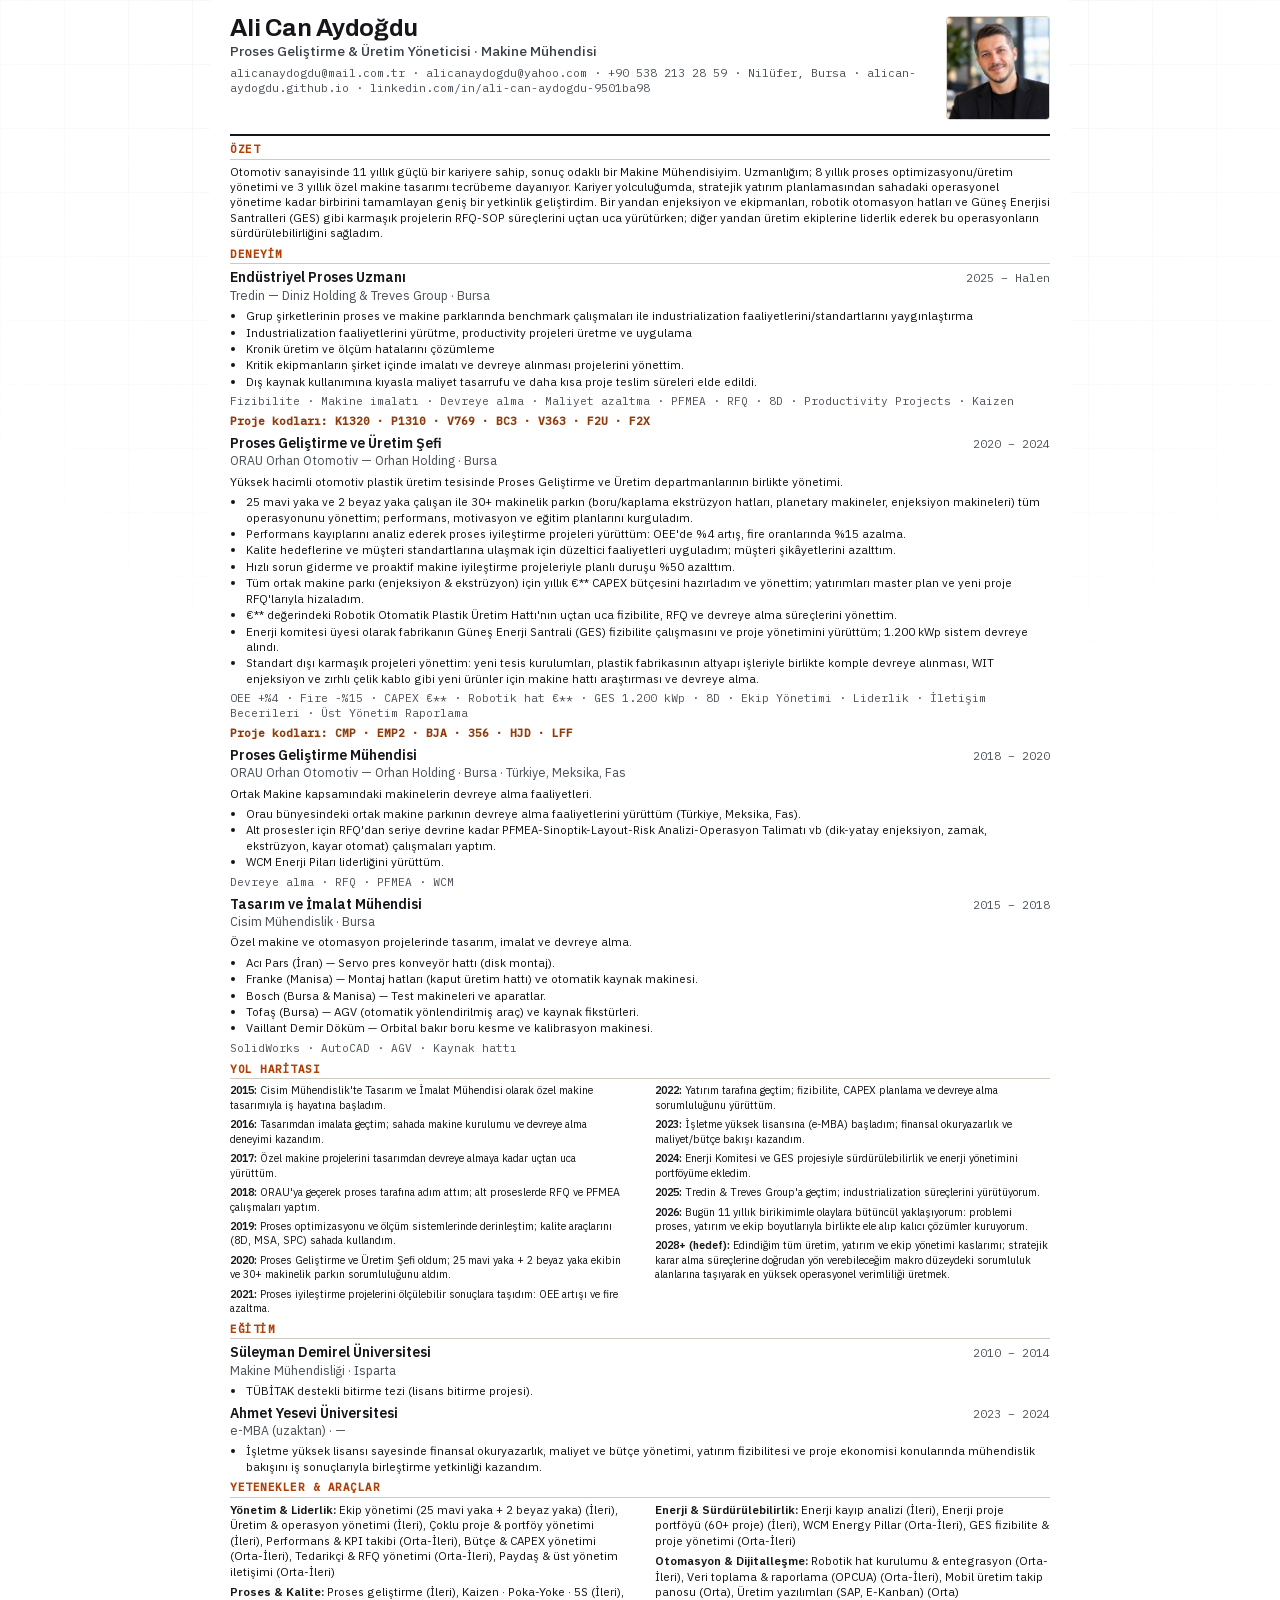
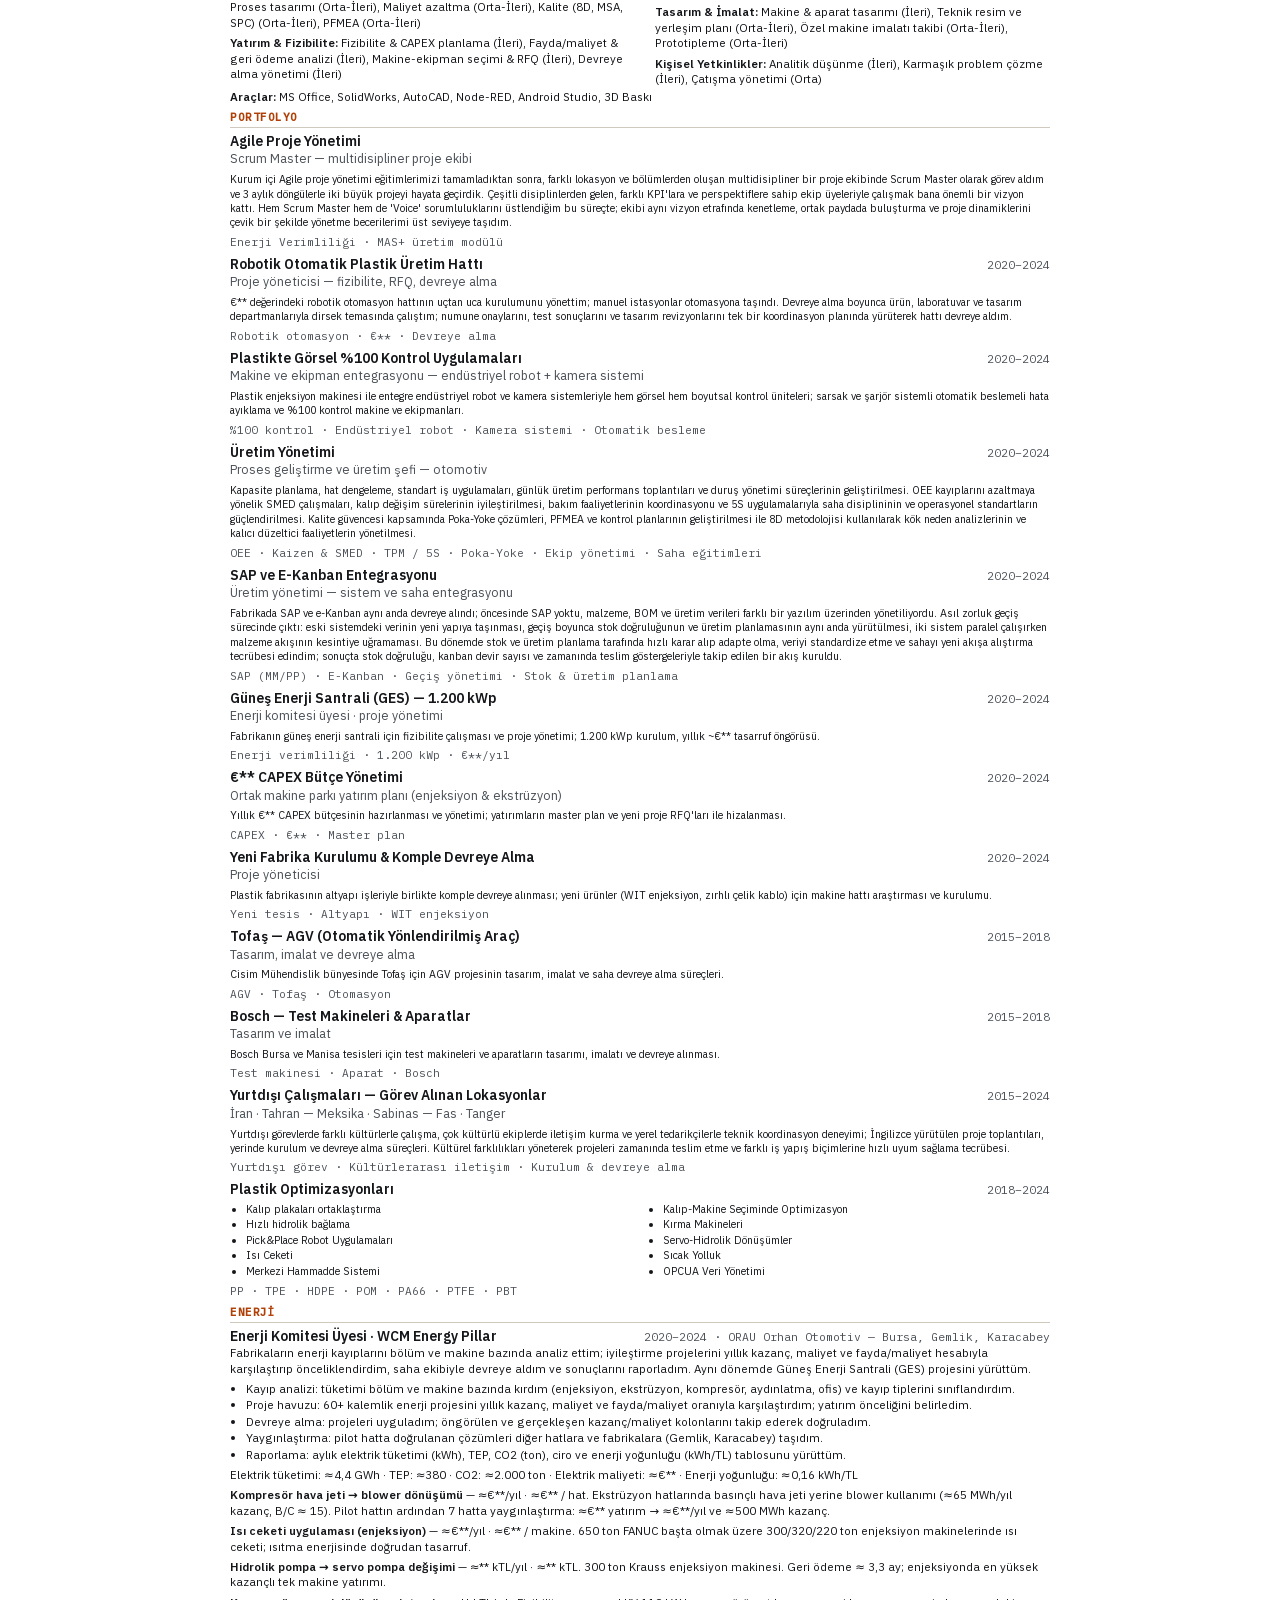
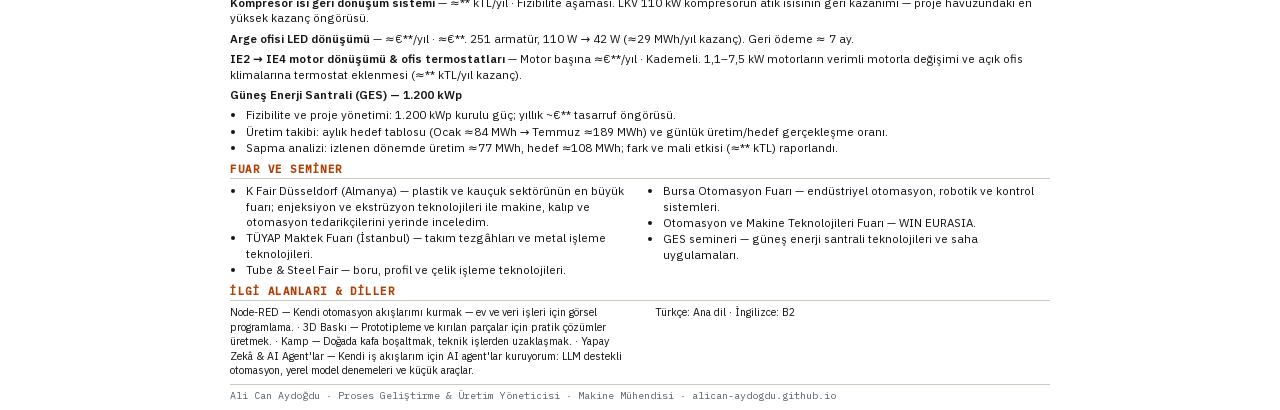
<file: cv/index.html>
<!DOCTYPE html><!--QjMp_i5V5qfMLW1qhh4m1--><html lang="tr" data-tema="karanlik"><head><meta charSet="utf-8"/><meta name="viewport" content="width=device-width, initial-scale=1"/><link rel="preload" href="/_next/static/media/1a4aa50920b5315c-s.p.woff2" as="font" crossorigin="" type="font/woff2"/><link rel="preload" href="/_next/static/media/23d669af23d19c95-s.p.woff2" as="font" crossorigin="" type="font/woff2"/><link rel="preload" href="/_next/static/media/26d4368bf94c0ec4-s.p.woff2" as="font" crossorigin="" type="font/woff2"/><link rel="preload" href="/_next/static/media/2801417b65625cf5-s.p.woff2" as="font" crossorigin="" type="font/woff2"/><link rel="preload" href="/_next/static/media/92eeb95d069020cc-s.p.woff2" as="font" crossorigin="" type="font/woff2"/><link rel="preload" href="/_next/static/media/98e207f02528a563-s.p.woff2" as="font" crossorigin="" type="font/woff2"/><link rel="preload" href="/_next/static/media/99dcf268bda04fe5-s.p.woff2" as="font" crossorigin="" type="font/woff2"/><link rel="preload" href="/_next/static/media/d3ebbfd689654d3a-s.p.woff2" as="font" crossorigin="" type="font/woff2"/><link rel="preload" as="image" href="/portre.jpg"/><link rel="stylesheet" href="/_next/static/css/8770392038949a55.css" data-precedence="next"/><link rel="preload" as="script" fetchPriority="low" href="/_next/static/chunks/webpack-0aae440acfa3b4bb.js"/><script src="/_next/static/chunks/4bd1b696-c023c6e3521b1417.js" async=""></script><script src="/_next/static/chunks/255-a7ba4d37dca2f1fa.js" async=""></script><script src="/_next/static/chunks/main-app-0b90527b60f380eb.js" async=""></script><script src="/_next/static/chunks/176-c4a8215ca4d82670.js" async=""></script><script src="/_next/static/chunks/206-5c0bc24a53914f06.js" async=""></script><script src="/_next/static/chunks/app/layout-c74ab268e3fa7f1e.js" async=""></script><script src="/_next/static/chunks/app/not-found-e77cf2601d619c3d.js" async=""></script><script src="/_next/static/chunks/app/cv/page-1a93246aedf76898.js" async=""></script><meta name="next-size-adjust" content=""/><meta name="theme-color" media="(prefers-color-scheme: dark)" content="#0c0e11"/><meta name="theme-color" media="(prefers-color-scheme: light)" content="#f2f0ea"/><title>Ali Can Aydoğdu — CV (yazdırma sürümü)</title><meta name="description" content="CV&#x27;nin tek kolonlu, yazdırılabilir sürümü. PDF çıktısı bu sayfadan üretilir."/><meta name="application-name" content="Ali Can Aydoğdu — CV"/><meta name="author" content="Ali Can Aydoğdu"/><meta name="keywords" content="makine mühendisi,mechanical engineer,proses geliştirme,üretim yönetimi,otomotiv,CAPEX,robotik otomasyon,Bursa,CV,özgeçmiş"/><meta name="robots" content="noindex, nofollow"/><meta property="og:title" content="Ali Can Aydoğdu — Proses Geliştirme &amp; Üretim Yöneticisi · Makine Mühendisi"/><meta property="og:description" content="11 yıllık otomotiv deneyimi: proses optimizasyonu, üretim yönetimi ve özel makine tasarımı. Robotik otomasyon hatları, fabrika kurulumları ve güneş enerji santrali projeleri."/><meta property="og:url" content="https://alican-aydogdu.github.io/"/><meta property="og:site_name" content="Ali Can Aydoğdu"/><meta property="og:locale" content="tr_TR"/><meta property="og:image" content="https://alican-aydogdu.github.io/og.jpg"/><meta property="og:image:width" content="1200"/><meta property="og:image:height" content="630"/><meta property="og:image:alt" content="Ali Can Aydoğdu — Proses Geliştirme &amp; Üretim Yöneticisi · Makine Mühendisi"/><meta property="og:locale:alternate" content="en_US"/><meta property="og:type" content="profile"/><meta name="twitter:card" content="summary_large_image"/><meta name="twitter:title" content="Ali Can Aydoğdu — Proses Geliştirme &amp; Üretim Yöneticisi · Makine Mühendisi"/><meta name="twitter:description" content="11 yıllık otomotiv deneyimi: proses optimizasyonu, üretim yönetimi ve özel makine tasarımı. Robotik otomasyon hatları, fabrika kurulumları ve güneş enerji santrali projeleri."/><meta name="twitter:image" content="https://alican-aydogdu.github.io/og.jpg"/><link rel="icon" href="/favicon.svg"/><script src="/_next/static/chunks/polyfills-42372ed130431b0a.js" noModule=""></script></head><body class="__variable_29571e __variable_7dcaba __variable_6cf36b"><div hidden=""><!--$--><!--/$--></div><div class="sembol-katmani" aria-hidden="true"><span class="sembol sembol--genis" style="left:62.6%;top:12.1%;transform:rotate(-12deg) scale(0.8);opacity:0.11399999999999999"><span class="sembol-metin">Eksen kaçıklığı 0,02 mm</span></span><span class="sembol" style="left:87%;top:41.3%;transform:rotate(18deg) scale(0.93);opacity:0.10200000000000001"><span class="sembol-metin">Yorfulma sınırı 210 N/mm²</span></span><span class="sembol sembol--genis" style="left:12.5%;top:2.8%;transform:rotate(-8deg) scale(0.83);opacity:0.132"><span class="sembol-metin">Ra 0,8 · Rz 4</span></span><span class="sembol" style="left:22.8%;top:12.5%;transform:rotate(18deg) scale(0.93);opacity:0.126"><span class="sembol-metin">Paralellik ∥ 0,05</span></span><span class="sembol sembol--genis" style="left:0.5%;top:38.6%;transform:rotate(14deg) scale(0.91);opacity:0.11399999999999999"><span class="sembol-metin">Takt time 48 s</span></span><span class="sembol" style="left:87.4%;top:87.2%;transform:rotate(-4deg) scale(0.82);opacity:0.108"><span class="sembol-metin">G = 81 GPa</span></span><span class="sembol sembol--genis" style="left:30.8%;top:68.4%;transform:rotate(-14deg) scale(0.82);opacity:0.096"><span class="sembol-metin">Ölçü 32 +0,05 / −0,02</span></span><span class="sembol" style="left:23.2%;top:85.6%;transform:rotate(-12deg) scale(0.96);opacity:0.132"><span class="sembol-metin">τ_akma = 0,58·σ_akma</span></span><span class="sembol sembol--genis" style="left:0.5%;top:58.7%;transform:rotate(0deg) scale(0.91);opacity:0.10200000000000001"><span class="sembol-metin">Re = 2.300 · laminer</span></span><span class="sembol" style="left:75.3%;top:40.3%;transform:rotate(-14deg) scale(0.9);opacity:0.10200000000000001"><span class="sembol-metin">Temas oranı ε_α = 1,6</span></span><span class="sembol sembol--genis" style="left:44.7%;top:21.4%;transform:rotate(-4deg) scale(0.8);opacity:0.126"><svg viewBox="0 0 140 30" width="150" height="32" fill="none" stroke="currentColor" stroke-width="1.4" stroke-linecap="round" stroke-linejoin="round"><path d="M10 6 V26"></path><path d="M130 6 V26"></path><path d="M10 20 H130"></path><path d="M19 16 L10 20 L19 24"></path><path d="M121 16 L130 20 L121 24"></path><path d="M10 12 H70" stroke-dasharray="4 4"></path></svg></span><span class="sembol" style="left:85.3%;top:19.9%;transform:rotate(12deg) scale(0.95);opacity:0.096"><span class="sembol-metin">Konum ⌖ Ø 0,1 Ⓜ</span></span><span class="sembol sembol--genis" style="left:33.6%;top:12.5%;transform:rotate(-12deg) scale(0.79);opacity:0.126"><span class="sembol-metin">Cp = 1,67</span></span><span class="sembol" style="left:63.8%;top:88.8%;transform:rotate(-4deg) scale(0.82);opacity:0.12"><span class="sembol-metin">PLC S7-1500 · Profinet</span></span><span class="sembol sembol--genis" style="left:22.1%;top:0.7%;transform:rotate(0deg) scale(0.87);opacity:0.132"><span class="sembol-metin">Modül m = 2 · z₁ = 17</span></span><span class="sembol" style="left:66.4%;top:0.8%;transform:rotate(18deg) scale(0.8);opacity:0.126"><span class="sembol-metin">k = 2.400 W/m²K</span></span><span class="sembol sembol--genis" style="left:14%;top:21.5%;transform:rotate(-12deg) scale(0.97);opacity:0.132"><span class="sembol-metin">20 °C ±2 · ölçüm odası</span></span><span class="sembol" style="left:10.6%;top:58.2%;transform:rotate(12deg) scale(0.82);opacity:0.11399999999999999"><span class="sembol-metin">Kanban kart sayısı 14</span></span><span class="sembol sembol--genis" style="left:34.6%;top:28.5%;transform:rotate(-18deg) scale(0.98);opacity:0.108"><svg viewBox="0 0 120 70" width="120" height="72" fill="none" stroke="currentColor" stroke-width="1.4" stroke-linecap="round" stroke-linejoin="round"><path d="M8 56 H114"></path><path d="M30 6 V62"></path><circle cx="62" cy="42" r="22"></circle><circle cx="74" cy="42" r="12"></circle><path d="M40 20 L96 56" stroke-dasharray="3 3"></path></svg></span><span class="sembol" style="left:45.3%;top:50.1%;transform:rotate(0deg) scale(0.86);opacity:0.126"><span class="sembol-metin">Çevrim süresi 42 s</span></span><span class="sembol sembol--genis" style="left:66.7%;top:39.6%;transform:rotate(6deg) scale(0.88);opacity:0.10200000000000001"><span class="sembol-metin">τ = F / A</span></span><span class="sembol" style="left:74.2%;top:60.5%;transform:rotate(-14deg) scale(0.93);opacity:0.096"><svg viewBox="0 0 140 60" width="140" height="62" fill="none" stroke="currentColor" stroke-width="1.4" stroke-linecap="round" stroke-linejoin="round"><path d="M12 8 V52 H136"></path><path d="M12 52 L40 22"></path><path d="M40 22 C46 21 52 20 58 21"></path><path d="M58 21 C74 24 86 30 96 38"></path><path d="M96 38 C104 44 110 47 116 48"></path><path d="M116 48 C122 49 128 46 132 40"></path><path d="M40 22 H44" stroke-dasharray="3 3"></path></svg></span><span class="sembol sembol--genis" style="left:34%;top:76%;transform:rotate(-14deg) scale(0.88);opacity:0.132"><span class="sembol-metin">Kalibrasyon 12 ay</span></span><span class="sembol" style="left:85.8%;top:76%;transform:rotate(18deg) scale(0.8);opacity:0.10200000000000001"><span class="sembol-metin">MTBF 320 s · MTTR 42 dk</span></span><span class="sembol sembol--genis" style="left:83.7%;top:47.3%;transform:rotate(-4deg) scale(0.86);opacity:0.12"><span class="sembol-metin">σ-ε eğrisi</span></span><span class="sembol" style="left:63.4%;top:59%;transform:rotate(-14deg) scale(0.8);opacity:0.126"><span class="sembol-metin">I = 12,4 A · U = 400 V</span></span><span class="sembol sembol--genis" style="left:75.5%;top:49.1%;transform:rotate(0deg) scale(0.82);opacity:0.126"><span class="sembol-metin">τ = 16·T / (π·d³)</span></span><span class="sembol" style="left:42.6%;top:86.5%;transform:rotate(-8deg) scale(0.91);opacity:0.108"><span class="sembol-metin">Rulman ömrü L10 = 8.000 s</span></span><span class="sembol sembol--genis" style="left:43.2%;top:12.3%;transform:rotate(-12deg) scale(0.78);opacity:0.12"><span class="sembol-metin">Mastar boya temas %80</span></span><span class="sembol" style="left:3.4%;top:51%;transform:rotate(-12deg) scale(0.89);opacity:0.12"><span class="sembol-metin">Debi 42 m³/sa</span></span><span class="sembol sembol--genis" style="left:42.4%;top:69.9%;transform:rotate(-12deg) scale(0.96);opacity:0.108"><span class="sembol-metin">FMEA RPN 96</span></span><span class="sembol" style="left:31.9%;top:20%;transform:rotate(18deg) scale(0.92);opacity:0.12"><span class="sembol-metin">Δp = λ·(L/d)·(ρv²/2)</span></span><span class="sembol sembol--genis" style="left:13.9%;top:69.4%;transform:rotate(18deg) scale(0.78);opacity:0.132"><span class="sembol-metin">Fire %2,4</span></span><span class="sembol" style="left:12%;top:50.7%;transform:rotate(-12deg) scale(0.97);opacity:0.10200000000000001"><span class="sembol-metin">σ_em = 140 N/mm²</span></span><span class="sembol sembol--genis" style="left:0.5%;top:2.6%;transform:rotate(6deg) scale(0.89);opacity:0.108"><span class="sembol-metin">P = √3·U·I·cos φ</span></span><span class="sembol" style="left:53%;top:86.2%;transform:rotate(4deg) scale(0.82);opacity:0.126"><span class="sembol-metin">M_b = F · l</span></span><span class="sembol sembol--genis" style="left:23.9%;top:68.2%;transform:rotate(0deg) scale(0.96);opacity:0.132"><span class="sembol-metin">KV = 27 J · Charpy</span></span><span class="sembol" style="left:62.6%;top:78.3%;transform:rotate(0deg) scale(0.79);opacity:0.108"><span class="sembol-metin">SPC n = 5 / saat</span></span><span class="sembol sembol--genis" style="left:34.1%;top:39.9%;transform:rotate(0deg) scale(0.81);opacity:0.11399999999999999"><span class="sembol-metin">Çevrim oranı i = 2,4</span></span><span class="sembol" style="left:64.8%;top:19.9%;transform:rotate(-18deg) scale(0.8);opacity:0.126"><span class="sembol-metin">SMED 9 dk</span></span><span class="sembol sembol--genis" style="left:55.8%;top:78%;transform:rotate(4deg) scale(0.9);opacity:0.10200000000000001"><span class="sembol-metin">Helis açısı β = 15°</span></span><span class="sembol" style="left:22%;top:37.6%;transform:rotate(4deg) scale(0.96);opacity:0.132"><span class="sembol-metin">k = F / δ</span></span><span class="sembol sembol--genis" style="left:24.4%;top:56.8%;transform:rotate(4deg) scale(0.82);opacity:0.10200000000000001"><span class="sembol-metin">Güvenlik katsayısı n = 2,5</span></span><span class="sembol" style="left:12.5%;top:10%;transform:rotate(18deg) scale(0.96);opacity:0.11399999999999999"><span class="sembol-metin">EOL test %100</span></span><span class="sembol sembol--genis" style="left:13.8%;top:88.4%;transform:rotate(-4deg) scale(0.95);opacity:0.132"><svg viewBox="0 0 60 60" width="80" height="80" fill="none" stroke="currentColor" stroke-width="1.4" stroke-linecap="round" stroke-linejoin="round"><circle cx="30" cy="22" r="17"></circle><path d="M30 5 L30 9"></path><path d="M45 9 L42 12"></path><path d="M15 9 L18 12"></path><path d="M47 22 L43 22"></path><path d="M13 22 L17 22"></path><path d="M30 22 L39 12"></path><path d="M30 22 L22 16"></path><path d="M30 39 V53"></path><path d="M25 53 H35"></path></svg></span><span class="sembol" style="left:2.6%;top:12.1%;transform:rotate(-18deg) scale(0.82);opacity:0.108"><span class="sembol-metin">Re = 355 MPa</span></span><span class="sembol sembol--genis" style="left:76.3%;top:77.4%;transform:rotate(14deg) scale(0.95);opacity:0.132"><svg viewBox="0 0 120 40" width="150" height="50" fill="none" stroke="currentColor" stroke-width="1.4" stroke-linecap="round" stroke-linejoin="round"><path d="M8 22 H112"></path><path d="M20 22 V16"></path><path d="M30 22 V18.5"></path><path d="M40 22 V16"></path><path d="M50 22 V18.5"></path><path d="M60 22 V16"></path><path d="M70 22 V18.5"></path><path d="M80 22 V16"></path><path d="M90 22 V18.5"></path><path d="M100 22 V16"></path><path d="M8 22 V10 H17"></path><path d="M46 22 V10 H55"></path><path d="M42 18 H63 V27 H42 Z"></path><path d="M112 22 H119"></path><path d="M63 20 H86"></path></svg></span><span class="sembol" style="left:31.8%;top:0.5%;transform:rotate(6deg) scale(0.8);opacity:0.132"><span class="sembol-metin">C/P = 6,2</span></span><span class="sembol sembol--genis" style="left:51.9%;top:0.9%;transform:rotate(-4deg) scale(0.94);opacity:0.11399999999999999"><span class="sembol-metin">cos φ = 0,92</span></span><span class="sembol" style="left:63.9%;top:69.5%;transform:rotate(-4deg) scale(0.82);opacity:0.126"><span class="sembol-metin">Q = m · c · ΔT</span></span><span class="sembol sembol--genis" style="left:52.6%;top:29.1%;transform:rotate(-12deg) scale(0.97);opacity:0.108"><span class="sembol-metin">σ_VM (von Mises)</span></span><span class="sembol" style="left:11.1%;top:77.8%;transform:rotate(14deg) scale(0.98);opacity:0.12"><span class="sembol-metin">8D · 5 Why</span></span><span class="sembol sembol--genis" style="left:53.2%;top:8.7%;transform:rotate(0deg) scale(0.82);opacity:0.108"><span class="sembol-metin">σ = M / W</span></span><span class="sembol" style="left:51.9%;top:20.6%;transform:rotate(4deg) scale(0.93);opacity:0.108"><span class="sembol-metin">Diklik ⊥ 0,02</span></span><span class="sembol sembol--genis" style="left:74.8%;top:22.1%;transform:rotate(-12deg) scale(0.86);opacity:0.12"><svg viewBox="0 0 60 60" width="80" height="80" fill="none" stroke="currentColor" stroke-width="1.4" stroke-linecap="round" stroke-linejoin="round"><circle cx="30" cy="22" r="17"></circle><path d="M30 5 L30 9"></path><path d="M45 9 L42 12"></path><path d="M15 9 L18 12"></path><path d="M47 22 L43 22"></path><path d="M13 22 L17 22"></path><path d="M30 22 L39 12"></path><path d="M30 22 L22 16"></path><path d="M30 39 V53"></path><path d="M25 53 H35"></path></svg></span><span class="sembol" style="left:31.5%;top:56.8%;transform:rotate(8deg) scale(0.78);opacity:0.132"><span class="sembol-metin">X̄-R kontrol kartı</span></span><span class="sembol sembol--genis" style="left:75.3%;top:69.1%;transform:rotate(6deg) scale(0.93);opacity:0.10200000000000001"><svg viewBox="0 0 60 40" width="90" height="60" fill="none" stroke="currentColor" stroke-width="1.4" stroke-linecap="round" stroke-linejoin="round"><path d="M4 34 A26 26 0 0 1 56 34"></path><path d="M4 34 H56"></path><path d="M7.5 21.0 L11.8 23.5"></path><path d="M17.0 11.5 L19.5 15.8"></path><path d="M30.0 8.0 L30.0 13.0"></path><path d="M43.0 11.5 L40.5 15.8"></path><path d="M52.5 21.0 L48.2 23.5"></path><path d="M30 34 L14 14"></path></svg></span><span class="sembol" style="left:11.2%;top:37.7%;transform:rotate(14deg) scale(0.96);opacity:0.12"><svg viewBox="0 0 80 80" width="76" height="76" fill="none" stroke="currentColor" stroke-width="1.4" stroke-linecap="round" stroke-linejoin="round"><circle cx="40" cy="40" r="30"></circle><circle cx="40" cy="40" r="20"></circle><circle cx="40" cy="40" r="11"></circle><circle cx="65.0" cy="40.0" r="3.4"></circle><circle cx="57.7" cy="57.7" r="3.4"></circle><circle cx="40.0" cy="65.0" r="3.4"></circle><circle cx="22.3" cy="57.7" r="3.4"></circle><circle cx="15.0" cy="40.0" r="3.4"></circle><circle cx="22.3" cy="22.3" r="3.4"></circle><circle cx="40.0" cy="15.0" r="3.4"></circle><circle cx="57.7" cy="22.3" r="3.4"></circle></svg></span><span class="sembol sembol--genis" style="left:84.8%;top:60%;transform:rotate(6deg) scale(0.96);opacity:0.12"><span class="sembol-metin">Ön yük F_v = 12 kN</span></span><span class="sembol" style="left:74.2%;top:10.2%;transform:rotate(8deg) scale(0.92);opacity:0.12"><span class="sembol-metin">OEE = %86</span></span><span class="sembol sembol--genis" style="left:20.7%;top:77.5%;transform:rotate(8deg) scale(0.92);opacity:0.10200000000000001"><span class="sembol-metin">IATF 16949 · VDA 6.3</span></span><span class="sembol" style="left:86.2%;top:29%;transform:rotate(18deg) scale(0.95);opacity:0.108"><span class="sembol-metin">AQL 0,65 · PPM 25</span></span><span class="sembol sembol--genis" style="left:21.4%;top:48.7%;transform:rotate(-14deg) scale(0.9);opacity:0.108"><span class="sembol-metin">PPAP seviye 3 · APQP</span></span><span class="sembol" style="left:74.9%;top:87.2%;transform:rotate(-4deg) scale(0.88);opacity:0.132"><span class="sembol-metin">Sıkma torku 45 Nm ±10%</span></span><span class="sembol sembol--genis" style="left:87.4%;top:11.8%;transform:rotate(-8deg) scale(0.91);opacity:0.108"><svg viewBox="0 0 120 44" width="150" height="55" fill="none" stroke="currentColor" stroke-width="1.4" stroke-linecap="round" stroke-linejoin="round"><path d="M34 10 H16 V34 H34"></path><path d="M34 13 V31"></path><path d="M34 22 H62"></path><path d="M62 11 H82 V33 H62 Z"></path><path d="M66 11 V33"></path><path d="M70 11 V33"></path><path d="M74 11 V33"></path><path d="M78 11 V33"></path><path d="M82 22 H94"></path><path d="M44 15 V19"></path><path d="M48 15 V19"></path><path d="M52 15 V19"></path><path d="M56 15 V19"></path><path d="M60 15 V19"></path></svg></span><span class="sembol" style="left:64.6%;top:30.3%;transform:rotate(4deg) scale(0.8);opacity:0.132"><span class="sembol-metin">Buhar 6 bar / 165 °C</span></span><span class="sembol sembol--genis" style="left:0.5%;top:19.4%;transform:rotate(-4deg) scale(0.81);opacity:0.096"><span class="sembol-metin">Yay ön gerilmesi 60 N</span></span><span class="sembol" style="left:42.3%;top:58.5%;transform:rotate(-12deg) scale(0.87);opacity:0.126"><span class="sembol-metin">d ≥ ∛(16·T / π·τ_em)</span></span><span class="sembol sembol--genis" style="left:54.3%;top:49.9%;transform:rotate(8deg) scale(0.88);opacity:0.10200000000000001"><svg viewBox="0 0 120 40" width="150" height="50" fill="none" stroke="currentColor" stroke-width="1.4" stroke-linecap="round" stroke-linejoin="round"><path d="M8 22 H112"></path><path d="M20 22 V16"></path><path d="M30 22 V18.5"></path><path d="M40 22 V16"></path><path d="M50 22 V18.5"></path><path d="M60 22 V16"></path><path d="M70 22 V18.5"></path><path d="M80 22 V16"></path><path d="M90 22 V18.5"></path><path d="M100 22 V16"></path><path d="M8 22 V10 H17"></path><path d="M46 22 V10 H55"></path><path d="M42 18 H63 V27 H42 Z"></path><path d="M112 22 H119"></path><path d="M63 20 H86"></path></svg></span><span class="sembol" style="left:0.5%;top:69%;transform:rotate(-12deg) scale(0.94);opacity:0.10200000000000001"><svg viewBox="0 0 80 80" width="76" height="76" fill="none" stroke="currentColor" stroke-width="1.4" stroke-linecap="round" stroke-linejoin="round"><circle cx="40" cy="40" r="26"></circle><circle cx="40" cy="40" r="9"></circle><path d="M66.0 40.0 L71.0 40.0"></path><path d="M62.5 53.0 L66.8 55.5"></path><path d="M53.0 62.5 L55.5 66.8"></path><path d="M40.0 66.0 L40.0 71.0"></path><path d="M27.0 62.5 L24.5 66.8"></path><path d="M17.5 53.0 L13.2 55.5"></path><path d="M14.0 40.0 L9.0 40.0"></path><path d="M17.5 27.0 L13.2 24.5"></path><path d="M27.0 17.5 L24.5 13.2"></path><path d="M40.0 14.0 L40.0 9.0"></path><path d="M53.0 17.5 L55.5 13.2"></path><path d="M62.5 27.0 L66.8 24.5"></path></svg></span><span class="sembol sembol--genis" style="left:0.5%;top:79.6%;transform:rotate(18deg) scale(0.87);opacity:0.12"><span class="sembol-metin">EI = 8,4·10⁶ N·mm²</span></span><span class="sembol" style="left:42.3%;top:79.2%;transform:rotate(12deg) scale(0.81);opacity:0.11399999999999999"><span class="sembol-metin">Komparatör 0,01 mm</span></span><span class="sembol sembol--genis" style="left:1.9%;top:31.8%;transform:rotate(-14deg) scale(0.84);opacity:0.132"><span class="sembol-metin">ν = 0,3 · Poisson</span></span><span class="sembol" style="left:87.4%;top:1.5%;transform:rotate(6deg) scale(0.96);opacity:0.11399999999999999"><span class="sembol-metin">Encoder 1024 ppr</span></span><span class="sembol sembol--genis" style="left:34.3%;top:87.6%;transform:rotate(-8deg) scale(0.93);opacity:0.11399999999999999"><span class="sembol-metin">α = 11,7·10⁻⁶ 1/K</span></span><span class="sembol" style="left:64.3%;top:50%;transform:rotate(14deg) scale(0.84);opacity:0.132"><span class="sembol-metin">A% = 22 · süneklik</span></span><span class="sembol sembol--genis" style="left:43.5%;top:39.9%;transform:rotate(0deg) scale(0.87);opacity:0.126"><span class="sembol-metin">Kayış hızı v = 12 m/s</span></span><span class="sembol" style="left:42.5%;top:0.5%;transform:rotate(4deg) scale(0.96);opacity:0.096"><svg viewBox="0 0 80 80" width="76" height="76" fill="none" stroke="currentColor" stroke-width="1.4" stroke-linecap="round" stroke-linejoin="round"><circle cx="40" cy="40" r="30"></circle><circle cx="40" cy="40" r="20"></circle><circle cx="40" cy="40" r="11"></circle><circle cx="65.0" cy="40.0" r="3.4"></circle><circle cx="57.7" cy="57.7" r="3.4"></circle><circle cx="40.0" cy="65.0" r="3.4"></circle><circle cx="22.3" cy="57.7" r="3.4"></circle><circle cx="15.0" cy="40.0" r="3.4"></circle><circle cx="22.3" cy="22.3" r="3.4"></circle><circle cx="40.0" cy="15.0" r="3.4"></circle><circle cx="57.7" cy="22.3" r="3.4"></circle></svg></span><span class="sembol sembol--genis" style="left:20.7%;top:28.7%;transform:rotate(6deg) scale(0.81);opacity:0.10200000000000001"><span class="sembol-metin">Cpk = 1,33</span></span><span class="sembol" style="left:73.2%;top:0.6%;transform:rotate(18deg) scale(0.87);opacity:0.096"><span class="sembol-metin">δ = F·l³ / (3·E·I)</span></span><span class="sembol sembol--genis" style="left:52.7%;top:39.1%;transform:rotate(-14deg) scale(0.97);opacity:0.096"><span class="sembol-metin">λ = 45 W/m·K</span></span><span class="sembol" style="left:13.3%;top:30.9%;transform:rotate(8deg) scale(0.88);opacity:0.108"><svg viewBox="0 0 120 70" width="120" height="72" fill="none" stroke="currentColor" stroke-width="1.4" stroke-linecap="round" stroke-linejoin="round"><path d="M8 56 H114"></path><path d="M30 6 V62"></path><circle cx="62" cy="42" r="22"></circle><circle cx="74" cy="42" r="12"></circle><path d="M40 20 L96 56" stroke-dasharray="3 3"></path></svg></span></div><div class="kabuk"><header class="ustbar"><a class="marka" href="/">Ali Can Aydoğdu<span>Proses Geliştirme &amp; Üretim Yöneticisi · Makine Mühendisi</span></a><nav class="ust-nav" aria-label="Bölümler"><a data-aktif="0" href="/hakkimda/">Hakkımda</a><a data-aktif="0" href="/deneyim/">Deneyim</a><a data-aktif="0" href="/yetenekler/">Yetenekler &amp; Araçlar</a><a data-aktif="0" href="/portfolyo/">Portfolyo</a><a data-aktif="0" href="/enerji/">Enerji</a><a data-aktif="0" href="/ilgi/">İlgi Alanları</a><a data-aktif="0" href="/yol-haritasi/">Yol Haritası</a><a data-aktif="0" href="/iletisim/">İletişim</a></nav><div class="anahtarlar"><button type="button" class="anahtar" data-acik="0" aria-label="Dili değiştir (TR → EN)">TR → EN</button><button type="button" class="anahtar" data-acik="0" aria-label="Temayı değiştir">☾ Koyu</button></div></header><main><div class="cv-belge"><header class="cv-ust"><div><h1>Ali Can Aydoğdu</h1><p class="cv-unvan">Proses Geliştirme &amp; Üretim Yöneticisi · Makine Mühendisi</p><p class="cv-iletisim">alicanaydogdu@mail.com.tr  ·  alicanaydogdu@yahoo.com  ·  +90 538 213 28 59  ·  Nilüfer, Bursa  ·  alican-aydogdu.github.io  ·  linkedin.com/in/ali-can-aydogdu-9501ba98</p></div><img class="cv-portre" src="/portre.jpg" alt="Ali Can Aydoğdu" width="104" height="104"/></header><section class="cv-bolum"><h2>Özet</h2><p>Otomotiv sanayisinde 11 yıllık güçlü bir kariyere sahip, sonuç odaklı bir Makine Mühendisiyim. Uzmanlığım; 8 yıllık proses optimizasyonu/üretim yönetimi ve 3 yıllık özel makine tasarımı tecrübeme dayanıyor. Kariyer yolculuğumda, stratejik yatırım planlamasından sahadaki operasyonel yönetime kadar birbirini tamamlayan geniş bir yetkinlik geliştirdim. Bir yandan enjeksiyon ve ekipmanları, robotik otomasyon hatları ve Güneş Enerjisi Santralleri (GES) gibi karmaşık projelerin RFQ-SOP süreçlerini uçtan uca yürütürken; diğer yandan üretim ekiplerine liderlik ederek bu operasyonların sürdürülebilirliğini sağladım.</p></section><section class="cv-bolum"><h2>Deneyim</h2><article class="cv-kayit"><div class="cv-kayit-ust"><strong>Endüstriyel Proses Uzmanı</strong><span class="cv-tarih">2025<!-- --> – <!-- -->Halen</span></div><p class="cv-alt">Tredin — Diniz Holding &amp; Treves Group<!-- --> · <!-- -->Bursa</p><ul><li>Grup şirketlerinin proses ve makine parklarında benchmark çalışmaları ile industrialization faaliyetlerini/standartlarını yaygınlaştırma</li><li>Industrialization faaliyetlerini yürütme, productivity projeleri üretme ve uygulama</li><li>Kronik üretim ve ölçüm hatalarını çözümleme</li><li>Kritik ekipmanların şirket içinde imalatı ve devreye alınması projelerini yönettim.</li><li>Dış kaynak kullanımına kıyasla maliyet tasarrufu ve daha kısa proje teslim süreleri elde edildi.</li></ul><p class="cv-etiketler">Fizibilite · Makine imalatı · Devreye alma · Maliyet azaltma · PFMEA · RFQ · 8D · Productivity Projects · Kaizen</p><p class="cv-etiketler cv-proje-kodlari">Proje kodları<!-- -->: <!-- -->K1320 · P1310 · V769 · BC3 · V363 · F2U · F2X</p></article><article class="cv-kayit"><div class="cv-kayit-ust"><strong>Proses Geliştirme ve Üretim Şefi</strong><span class="cv-tarih">2020<!-- --> – <!-- -->2024</span></div><p class="cv-alt">ORAU Orhan Otomotiv — Orhan Holding<!-- --> · <!-- -->Bursa</p><p>Yüksek hacimli otomotiv plastik üretim tesisinde Proses Geliştirme ve Üretim departmanlarının birlikte yönetimi.</p><ul><li>25 mavi yaka ve 2 beyaz yaka çalışan ile 30+ makinelik parkın (boru/kaplama ekstrüzyon hatları, planetary makineler, enjeksiyon makineleri) tüm operasyonunu yönettim; performans, motivasyon ve eğitim planlarını kurguladım.</li><li>Performans kayıplarını analiz ederek proses iyileştirme projeleri yürüttüm: OEE&#x27;de %4 artış, fire oranlarında %15 azalma.</li><li>Kalite hedeflerine ve müşteri standartlarına ulaşmak için düzeltici faaliyetleri uyguladım; müşteri şikâyetlerini azalttım.</li><li>Hızlı sorun giderme ve proaktif makine iyileştirme projeleriyle planlı duruşu %50 azalttım.</li><li>Tüm ortak makine parkı (enjeksiyon &amp; ekstrüzyon) için yıllık €** CAPEX bütçesini hazırladım ve yönettim; yatırımları master plan ve yeni proje RFQ&#x27;larıyla hizaladım.</li><li>€** değerindeki Robotik Otomatik Plastik Üretim Hattı&#x27;nın uçtan uca fizibilite, RFQ ve devreye alma süreçlerini yönettim.</li><li>Enerji komitesi üyesi olarak fabrikanın Güneş Enerji Santrali (GES) fizibilite çalışmasını ve proje yönetimini yürüttüm; 1.200 kWp sistem devreye alındı.</li><li>Standart dışı karmaşık projeleri yönettim: yeni tesis kurulumları, plastik fabrikasının altyapı işleriyle birlikte komple devreye alınması, WIT enjeksiyon ve zırhlı çelik kablo gibi yeni ürünler için makine hattı araştırması ve devreye alma.</li></ul><p class="cv-etiketler">OEE +%4 · Fire -%15 · CAPEX €** · Robotik hat €** · GES 1.200 kWp · 8D · Ekip Yönetimi · Liderlik · İletişim Becerileri · Üst Yönetim Raporlama</p><p class="cv-etiketler cv-proje-kodlari">Proje kodları<!-- -->: <!-- -->CMP · EMP2 · BJA · 356 · HJD · LFF</p></article><article class="cv-kayit"><div class="cv-kayit-ust"><strong>Proses Geliştirme Mühendisi</strong><span class="cv-tarih">2018<!-- --> – <!-- -->2020</span></div><p class="cv-alt">ORAU Orhan Otomotiv — Orhan Holding<!-- --> · <!-- -->Bursa · Türkiye, Meksika, Fas</p><p>Ortak Makine kapsamındaki makinelerin devreye alma faaliyetleri.</p><ul><li>Orau bünyesindeki ortak makine parkının devreye alma faaliyetlerini yürüttüm (Türkiye, Meksika, Fas).</li><li>Alt prosesler için RFQ&#x27;dan seriye devrine kadar PFMEA-Sinoptik-Layout-Risk Analizi-Operasyon Talimatı vb (dik-yatay enjeksiyon, zamak, ekstrüzyon, kayar otomat) çalışmaları yaptım.</li><li>WCM Enerji Piları liderliğini yürüttüm.</li></ul><p class="cv-etiketler">Devreye alma · RFQ · PFMEA · WCM</p></article><article class="cv-kayit"><div class="cv-kayit-ust"><strong>Tasarım ve İmalat Mühendisi</strong><span class="cv-tarih">2015<!-- --> – <!-- -->2018</span></div><p class="cv-alt">Cisim Mühendislik<!-- --> · <!-- -->Bursa</p><p>Özel makine ve otomasyon projelerinde tasarım, imalat ve devreye alma.</p><ul><li>Acı Pars (İran) — Servo pres konveyör hattı (disk montaj).</li><li>Franke (Manisa) — Montaj hatları (kaput üretim hattı) ve otomatik kaynak makinesi.</li><li>Bosch (Bursa &amp; Manisa) — Test makineleri ve aparatlar.</li><li>Tofaş (Bursa) — AGV (otomatik yönlendirilmiş araç) ve kaynak fikstürleri.</li><li>Vaillant Demir Döküm — Orbital bakır boru kesme ve kalibrasyon makinesi.</li></ul><p class="cv-etiketler">SolidWorks · AutoCAD · AGV · Kaynak hattı</p></article></section><section class="cv-bolum"><h2>Yol Haritası</h2><div class="cv-iki-kolon cv-kucuk"><p class="cv-satir"><strong>2015<!-- -->:</strong> <!-- -->Cisim Mühendislik&#x27;te Tasarım ve İmalat Mühendisi olarak özel makine tasarımıyla iş hayatına başladım.</p><p class="cv-satir"><strong>2016<!-- -->:</strong> <!-- -->Tasarımdan imalata geçtim; sahada makine kurulumu ve devreye alma deneyimi kazandım.</p><p class="cv-satir"><strong>2017<!-- -->:</strong> <!-- -->Özel makine projelerini tasarımdan devreye almaya kadar uçtan uca yürüttüm.</p><p class="cv-satir"><strong>2018<!-- -->:</strong> <!-- -->ORAU&#x27;ya geçerek proses tarafına adım attım; alt proseslerde RFQ ve PFMEA çalışmaları yaptım.</p><p class="cv-satir"><strong>2019<!-- -->:</strong> <!-- -->Proses optimizasyonu ve ölçüm sistemlerinde derinleştim; kalite araçlarını (8D, MSA, SPC) sahada kullandım.</p><p class="cv-satir"><strong>2020<!-- -->:</strong> <!-- -->Proses Geliştirme ve Üretim Şefi oldum; 25 mavi yaka + 2 beyaz yaka ekibin ve 30+ makinelik parkın sorumluluğunu aldım.</p><p class="cv-satir"><strong>2021<!-- -->:</strong> <!-- -->Proses iyileştirme projelerini ölçülebilir sonuçlara taşıdım: OEE artışı ve fire azaltma.</p><p class="cv-satir"><strong>2022<!-- -->:</strong> <!-- -->Yatırım tarafına geçtim; fizibilite, CAPEX planlama ve devreye alma sorumluluğunu yürüttüm.</p><p class="cv-satir"><strong>2023<!-- -->:</strong> <!-- -->İşletme yüksek lisansına (e-MBA) başladım; finansal okuryazarlık ve maliyet/bütçe bakışı kazandım.</p><p class="cv-satir"><strong>2024<!-- -->:</strong> <!-- -->Enerji Komitesi ve GES projesiyle sürdürülebilirlik ve enerji yönetimini portföyüme ekledim.</p><p class="cv-satir"><strong>2025<!-- -->:</strong> <!-- -->Tredin &amp; Treves Group&#x27;a geçtim; industrialization süreçlerini yürütüyorum.</p><p class="cv-satir"><strong>2026<!-- -->:</strong> <!-- -->Bugün 11 yıllık birikimimle olaylara bütüncül yaklaşıyorum: problemi proses, yatırım ve ekip boyutlarıyla birlikte ele alıp kalıcı çözümler kuruyorum.</p><p class="cv-satir"><strong>2028+<!-- --> (hedef)<!-- -->:</strong> <!-- -->Edindiğim tüm üretim, yatırım ve ekip yönetimi kaslarımı; stratejik karar alma süreçlerine doğrudan yön verebileceğim makro düzeydeki sorumluluk alanlarına taşıyarak en yüksek operasyonel verimliliği üretmek.</p></div></section><section class="cv-bolum"><h2>Eğitim</h2><article class="cv-kayit"><div class="cv-kayit-ust"><strong>Süleyman Demirel Üniversitesi</strong><span class="cv-tarih">2010<!-- --> – <!-- -->2014</span></div><p class="cv-alt">Makine Mühendisliği<!-- --> · <!-- -->Isparta</p><ul><li>TÜBİTAK destekli bitirme tezi (lisans bitirme projesi).</li></ul></article><article class="cv-kayit"><div class="cv-kayit-ust"><strong>Ahmet Yesevi Üniversitesi</strong><span class="cv-tarih">2023<!-- --> – <!-- -->2024</span></div><p class="cv-alt">e-MBA (uzaktan)<!-- --> · <!-- -->—</p><ul><li>İşletme yüksek lisansı sayesinde finansal okuryazarlık, maliyet ve bütçe yönetimi, yatırım fizibilitesi ve proje ekonomisi konularında mühendislik bakışını iş sonuçlarıyla birleştirme yetkinliği kazandım.</li></ul></article></section><section class="cv-bolum"><h2>Yetenekler &amp; Araçlar</h2><div class="cv-iki-kolon"><p class="cv-satir"><strong>Yönetim &amp; Liderlik<!-- -->:</strong> <!-- -->Ekip yönetimi (25 mavi yaka + 2 beyaz yaka) (İleri), Üretim &amp; operasyon yönetimi (İleri), Çoklu proje &amp; portföy yönetimi (İleri), Performans &amp; KPI takibi (Orta-İleri), Bütçe &amp; CAPEX yönetimi (Orta-İleri), Tedarikçi &amp; RFQ yönetimi (Orta-İleri), Paydaş &amp; üst yönetim iletişimi (Orta-İleri)</p><p class="cv-satir"><strong>Proses &amp; Kalite<!-- -->:</strong> <!-- -->Proses geliştirme (İleri), Kaizen · Poka-Yoke · 5S (İleri), Proses tasarımı (Orta-İleri), Maliyet azaltma (Orta-İleri), Kalite (8D, MSA, SPC) (Orta-İleri), PFMEA (Orta-İleri)</p><p class="cv-satir"><strong>Yatırım &amp; Fizibilite<!-- -->:</strong> <!-- -->Fizibilite &amp; CAPEX planlama (İleri), Fayda/maliyet &amp; geri ödeme analizi (İleri), Makine-ekipman seçimi &amp; RFQ (İleri), Devreye alma yönetimi (İleri)</p><p class="cv-satir"><strong>Enerji &amp; Sürdürülebilirlik<!-- -->:</strong> <!-- -->Enerji kayıp analizi (İleri), Enerji proje portföyü (60+ proje) (İleri), WCM Energy Pillar (Orta-İleri), GES fizibilite &amp; proje yönetimi (Orta-İleri)</p><p class="cv-satir"><strong>Otomasyon &amp; Dijitalleşme<!-- -->:</strong> <!-- -->Robotik hat kurulumu &amp; entegrasyon (Orta-İleri), Veri toplama &amp; raporlama (OPCUA) (Orta-İleri), Mobil üretim takip panosu (Orta), Üretim yazılımları (SAP, E-Kanban) (Orta)</p><p class="cv-satir"><strong>Tasarım &amp; İmalat<!-- -->:</strong> <!-- -->Makine &amp; aparat tasarımı (İleri), Teknik resim ve yerleşim planı (Orta-İleri), Özel makine imalatı takibi (Orta-İleri), Prototipleme (Orta-İleri)</p><p class="cv-satir"><strong>Kişisel Yetkinlikler<!-- -->:</strong> <!-- -->Analitik düşünme (İleri), Karmaşık problem çözme (İleri), Çatışma yönetimi (Orta)</p></div><p class="cv-satir"><strong>Araçlar<!-- -->:</strong> <!-- -->MS Office, SolidWorks, AutoCAD, Node-RED, Android Studio, 3D Baskı</p></section><section class="cv-bolum"><h2>Portfolyo</h2><div class="cv-kucuk"><article class="cv-kayit"><div class="cv-kayit-ust"><strong>Agile Proje Yönetimi</strong></div><p class="cv-alt">Scrum Master — multidisipliner proje ekibi</p><p>Kurum içi Agile proje yönetimi eğitimlerimizi tamamladıktan sonra, farklı lokasyon ve bölümlerden oluşan multidisipliner bir proje ekibinde Scrum Master olarak görev aldım ve 3 aylık döngülerle iki büyük projeyi hayata geçirdik. Çeşitli disiplinlerden gelen, farklı KPI&#x27;lara ve perspektiflere sahip ekip üyeleriyle çalışmak bana önemli bir vizyon kattı. Hem Scrum Master hem de &#x27;Voice&#x27; sorumluluklarını üstlendiğim bu süreçte; ekibi aynı vizyon etrafında kenetleme, ortak paydada buluşturma ve proje dinamiklerini çevik bir şekilde yönetme becerilerimi üst seviyeye taşıdım.</p><p class="cv-etiketler">Enerji Verimliliği · MAS+ üretim modülü</p></article><article class="cv-kayit"><div class="cv-kayit-ust"><strong>Robotik Otomatik Plastik Üretim Hattı</strong><span class="cv-tarih">2020–2024</span></div><p class="cv-alt">Proje yöneticisi — fizibilite, RFQ, devreye alma</p><p>€** değerindeki robotik otomasyon hattının uçtan uca kurulumunu yönettim; manuel istasyonlar otomasyona taşındı. Devreye alma boyunca ürün, laboratuvar ve tasarım departmanlarıyla dirsek temasında çalıştım; numune onaylarını, test sonuçlarını ve tasarım revizyonlarını tek bir koordinasyon planında yürüterek hattı devreye aldım.</p><p class="cv-etiketler">Robotik otomasyon · €** · Devreye alma</p></article><article class="cv-kayit"><div class="cv-kayit-ust"><strong>Plastikte Görsel %100 Kontrol Uygulamaları</strong><span class="cv-tarih">2020–2024</span></div><p class="cv-alt">Makine ve ekipman entegrasyonu — endüstriyel robot + kamera sistemi</p><p>Plastik enjeksiyon makinesi ile entegre endüstriyel robot ve kamera sistemleriyle hem görsel hem boyutsal kontrol üniteleri; sarsak ve şarjör sistemli otomatik beslemeli hata ayıklama ve %100 kontrol makine ve ekipmanları.</p><p class="cv-etiketler">%100 kontrol · Endüstriyel robot · Kamera sistemi · Otomatik besleme</p></article><article class="cv-kayit"><div class="cv-kayit-ust"><strong>Üretim Yönetimi</strong><span class="cv-tarih">2020–2024</span></div><p class="cv-alt">Proses geliştirme ve üretim şefi — otomotiv</p><p>Kapasite planlama, hat dengeleme, standart iş uygulamaları, günlük üretim performans toplantıları ve duruş yönetimi süreçlerinin geliştirilmesi. OEE kayıplarını azaltmaya yönelik SMED çalışmaları, kalıp değişim sürelerinin iyileştirilmesi, bakım faaliyetlerinin koordinasyonu ve 5S uygulamalarıyla saha disiplininin ve operasyonel standartların güçlendirilmesi. Kalite güvencesi kapsamında Poka-Yoke çözümleri, PFMEA ve kontrol planlarının geliştirilmesi ile 8D metodolojisi kullanılarak kök neden analizlerinin ve kalıcı düzeltici faaliyetlerin yönetilmesi.</p><p class="cv-etiketler">OEE · Kaizen &amp; SMED · TPM / 5S · Poka-Yoke · Ekip yönetimi · Saha eğitimleri</p></article><article class="cv-kayit"><div class="cv-kayit-ust"><strong>SAP ve E-Kanban Entegrasyonu</strong><span class="cv-tarih">2020–2024</span></div><p class="cv-alt">Üretim yönetimi — sistem ve saha entegrasyonu</p><p>Fabrikada SAP ve e-Kanban aynı anda devreye alındı; öncesinde SAP yoktu, malzeme, BOM ve üretim verileri farklı bir yazılım üzerinden yönetiliyordu. Asıl zorluk geçiş sürecinde çıktı: eski sistemdeki verinin yeni yapıya taşınması, geçiş boyunca stok doğruluğunun ve üretim planlamasının aynı anda yürütülmesi, iki sistem paralel çalışırken malzeme akışının kesintiye uğramaması. Bu dönemde stok ve üretim planlama tarafında hızlı karar alıp adapte olma, veriyi standardize etme ve sahayı yeni akışa alıştırma tecrübesi edindim; sonuçta stok doğruluğu, kanban devir sayısı ve zamanında teslim göstergeleriyle takip edilen bir akış kuruldu.</p><p class="cv-etiketler">SAP (MM/PP) · E-Kanban · Geçiş yönetimi · Stok &amp; üretim planlama</p></article><article class="cv-kayit"><div class="cv-kayit-ust"><strong>Güneş Enerji Santrali (GES) — 1.200 kWp</strong><span class="cv-tarih">2020–2024</span></div><p class="cv-alt">Enerji komitesi üyesi · proje yönetimi</p><p>Fabrikanın güneş enerji santrali için fizibilite çalışması ve proje yönetimi; 1.200 kWp kurulum, yıllık ~€** tasarruf öngörüsü.</p><p class="cv-etiketler">Enerji verimliliği · 1.200 kWp · €**/yıl</p></article><article class="cv-kayit"><div class="cv-kayit-ust"><strong>€** CAPEX Bütçe Yönetimi</strong><span class="cv-tarih">2020–2024</span></div><p class="cv-alt">Ortak makine parkı yatırım planı (enjeksiyon &amp; ekstrüzyon)</p><p>Yıllık €** CAPEX bütçesinin hazırlanması ve yönetimi; yatırımların master plan ve yeni proje RFQ&#x27;ları ile hizalanması.</p><p class="cv-etiketler">CAPEX · €** · Master plan</p></article><article class="cv-kayit"><div class="cv-kayit-ust"><strong>Yeni Fabrika Kurulumu &amp; Komple Devreye Alma</strong><span class="cv-tarih">2020–2024</span></div><p class="cv-alt">Proje yöneticisi</p><p>Plastik fabrikasının altyapı işleriyle birlikte komple devreye alınması; yeni ürünler (WIT enjeksiyon, zırhlı çelik kablo) için makine hattı araştırması ve kurulumu.</p><p class="cv-etiketler">Yeni tesis · Altyapı · WIT enjeksiyon</p></article><article class="cv-kayit"><div class="cv-kayit-ust"><strong>Tofaş — AGV (Otomatik Yönlendirilmiş Araç)</strong><span class="cv-tarih">2015–2018</span></div><p class="cv-alt">Tasarım, imalat ve devreye alma</p><p>Cisim Mühendislik bünyesinde Tofaş için AGV projesinin tasarım, imalat ve saha devreye alma süreçleri.</p><p class="cv-etiketler">AGV · Tofaş · Otomasyon</p></article><article class="cv-kayit"><div class="cv-kayit-ust"><strong>Bosch — Test Makineleri &amp; Aparatlar</strong><span class="cv-tarih">2015–2018</span></div><p class="cv-alt">Tasarım ve imalat</p><p>Bosch Bursa ve Manisa tesisleri için test makineleri ve aparatların tasarımı, imalatı ve devreye alınması.</p><p class="cv-etiketler">Test makinesi · Aparat · Bosch</p></article><article class="cv-kayit"><div class="cv-kayit-ust"><strong>Yurtdışı Çalışmaları — Görev Alınan Lokasyonlar</strong><span class="cv-tarih">2015–2024</span></div><p class="cv-alt">İran · Tahran — Meksika · Sabinas — Fas · Tanger</p><p>Yurtdışı görevlerde farklı kültürlerle çalışma, çok kültürlü ekiplerde iletişim kurma ve yerel tedarikçilerle teknik koordinasyon deneyimi; İngilizce yürütülen proje toplantıları, yerinde kurulum ve devreye alma süreçleri. Kültürel farklılıkları yöneterek projeleri zamanında teslim etme ve farklı iş yapış biçimlerine hızlı uyum sağlama tecrübesi.</p><p class="cv-etiketler">Yurtdışı görev · Kültürlerarası iletişim · Kurulum &amp; devreye alma</p></article><article class="cv-kayit"><div class="cv-kayit-ust"><strong>Plastik Optimizasyonları</strong><span class="cv-tarih">2018–2024</span></div><ul class="cv-iki-kolon"><li>Kalıp plakaları ortaklaştırma</li><li>Hızlı hidrolik bağlama</li><li>Pick&amp;Place Robot Uygulamaları</li><li>Isı Ceketi</li><li>Merkezi Hammadde Sistemi</li><li>Kalıp-Makine Seçiminde Optimizasyon</li><li>Kırma Makineleri</li><li>Servo-Hidrolik Dönüşümler</li><li>Sıcak Yolluk</li><li>OPCUA Veri Yönetimi</li></ul><p class="cv-etiketler">PP · TPE · HDPE · POM · PA66 · PTFE · PBT</p></article></div></section><section class="cv-bolum"><h2>Enerji</h2><div class="cv-kayit-ust"><strong>Enerji Komitesi Üyesi · WCM Energy Pillar</strong><span class="cv-tarih">2020–2024 · ORAU Orhan Otomotiv — Bursa, Gemlik, Karacabey</span></div><p>Fabrikaların enerji kayıplarını bölüm ve makine bazında analiz ettim; iyileştirme projelerini yıllık kazanç, maliyet ve fayda/maliyet hesabıyla karşılaştırıp önceliklendirdim, saha ekibiyle devreye aldım ve sonuçlarını raporladım. Aynı dönemde Güneş Enerji Santrali (GES) projesini yürüttüm.</p><ul><li>Kayıp analizi: tüketimi bölüm ve makine bazında kırdım (enjeksiyon, ekstrüzyon, kompresör, aydınlatma, ofis) ve kayıp tiplerini sınıflandırdım.</li><li>Proje havuzu: 60+ kalemlik enerji projesini yıllık kazanç, maliyet ve fayda/maliyet oranıyla karşılaştırdım; yatırım önceliğini belirledim.</li><li>Devreye alma: projeleri uyguladım; öngörülen ve gerçekleşen kazanç/maliyet kolonlarını takip ederek doğruladım.</li><li>Yaygınlaştırma: pilot hatta doğrulanan çözümleri diğer hatlara ve fabrikalara (Gemlik, Karacabey) taşıdım.</li><li>Raporlama: aylık elektrik tüketimi (kWh), TEP, CO2 (ton), ciro ve enerji yoğunluğu (kWh/TL) tablosunu yürüttüm.</li></ul><p class="cv-satir">Elektrik tüketimi: ≈4,4 GWh  ·  TEP: ≈380  ·  CO2: ≈2.000 ton  ·  Elektrik maliyeti: ≈€**  ·  Enerji yoğunluğu: ≈0,16 kWh/TL</p><p class="cv-satir"><strong>Kompresör hava jeti → blower dönüşümü</strong> — <!-- -->≈€**/yıl<!-- --> · <!-- -->≈€** / hat<!-- -->. <!-- -->Ekstrüzyon hatlarında basınçlı hava jeti yerine blower kullanımı (≈65 MWh/yıl kazanç, B/C ≈ 15). Pilot hattın ardından 7 hatta yaygınlaştırma: ≈€** yatırım → ≈€**/yıl ve ≈500 MWh kazanç.</p><p class="cv-satir"><strong>Isı ceketi uygulaması (enjeksiyon)</strong> — <!-- -->≈€**/yıl<!-- --> · <!-- -->≈€** / makine<!-- -->. <!-- -->650 ton FANUC başta olmak üzere 300/320/220 ton enjeksiyon makinelerinde ısı ceketi; ısıtma enerjisinde doğrudan tasarruf.</p><p class="cv-satir"><strong>Hidrolik pompa → servo pompa değişimi</strong> — <!-- -->≈** kTL/yıl<!-- --> · <!-- -->≈** kTL<!-- -->. <!-- -->300 ton Krauss enjeksiyon makinesi. Geri ödeme ≈ 3,3 ay; enjeksiyonda en yüksek kazançlı tek makine yatırımı.</p><p class="cv-satir"><strong>Kompresör ısı geri dönüşüm sistemi</strong> — <!-- -->≈** kTL/yıl<!-- --> · <!-- -->Fizibilite aşaması<!-- -->. <!-- -->LKV 110 kW kompresörün atık ısısının geri kazanımı — proje havuzundaki en yüksek kazanç öngörüsü.</p><p class="cv-satir"><strong>Arge ofisi LED dönüşümü</strong> — <!-- -->≈€**/yıl<!-- --> · <!-- -->≈€**<!-- -->. <!-- -->251 armatür, 110 W → 42 W (≈29 MWh/yıl kazanç). Geri ödeme ≈ 7 ay.</p><p class="cv-satir"><strong>IE2 → IE4 motor dönüşümü &amp; ofis termostatları</strong> — <!-- -->Motor başına ≈€**/yıl<!-- --> · <!-- -->Kademeli<!-- -->. <!-- -->1,1–7,5 kW motorların verimli motorla değişimi ve açık ofis klimalarına termostat eklenmesi (≈** kTL/yıl kazanç).</p><p class="cv-satir"><strong>Güneş Enerji Santrali (GES) — 1.200 kWp</strong></p><ul><li>Fizibilite ve proje yönetimi: 1.200 kWp kurulu güç; yıllık ~€** tasarruf öngörüsü.</li><li>Üretim takibi: aylık hedef tablosu (Ocak ≈84 MWh → Temmuz ≈189 MWh) ve günlük üretim/hedef gerçekleşme oranı.</li><li>Sapma analizi: izlenen dönemde üretim ≈77 MWh, hedef ≈108 MWh; fark ve mali etkisi (≈** kTL) raporlandı.</li></ul></section><section class="cv-bolum"><h2>Fuar ve Seminer</h2><ul class="cv-iki-kolon"><li>K Fair Düsseldorf (Almanya) — plastik ve kauçuk sektörünün en büyük fuarı; enjeksiyon ve ekstrüzyon teknolojileri ile makine, kalıp ve otomasyon tedarikçilerini yerinde inceledim.</li><li>TÜYAP Maktek Fuarı (İstanbul) — takım tezgâhları ve metal işleme teknolojileri.</li><li>Tube &amp; Steel Fair — boru, profil ve çelik işleme teknolojileri.</li><li>Bursa Otomasyon Fuarı — endüstriyel otomasyon, robotik ve kontrol sistemleri.</li><li>Otomasyon ve Makine Teknolojileri Fuarı — WIN EURASIA.</li><li>GES semineri — güneş enerji santrali teknolojileri ve saha uygulamaları.</li></ul></section><section class="cv-bolum"><h2>İlgi Alanları &amp; Diller</h2><div class="cv-iki-kolon cv-kucuk"><p class="cv-satir">Node-RED — Kendi otomasyon akışlarımı kurmak — ev ve veri işleri için görsel programlama.  ·  3D Baskı — Prototipleme ve kırılan parçalar için pratik çözümler üretmek.  ·  Kamp — Doğada kafa boşaltmak, teknik işlerden uzaklaşmak.  ·  Yapay Zekâ &amp; AI Agent&#x27;lar — Kendi iş akışlarım için AI agent&#x27;lar kuruyorum: LLM destekli otomasyon, yerel model denemeleri ve küçük araçlar.</p><p class="cv-satir">Türkçe: Ana dil  ·  İngilizce: B2</p></div></section><footer class="cv-altbilgi">Ali Can Aydoğdu<!-- --> · <!-- -->Proses Geliştirme &amp; Üretim Yöneticisi · Makine Mühendisi<!-- --> · alican-aydogdu.github.io</footer></div><!--$--><!--/$--></main></div><script src="/_next/static/chunks/webpack-0aae440acfa3b4bb.js" id="_R_" async=""></script><script>(self.__next_f=self.__next_f||[]).push([0])</script><script>self.__next_f.push([1,"1:\"$Sreact.fragment\"\n2:I[206,[\"176\",\"static/chunks/176-c4a8215ca4d82670.js\",\"206\",\"static/chunks/206-5c0bc24a53914f06.js\",\"177\",\"static/chunks/app/layout-c74ab268e3fa7f1e.js\"],\"Saglayici\"]\n49:I[7150,[],\"\"]\n:HL[\"/_next/static/media/1a4aa50920b5315c-s.p.woff2\",\"font\",{\"crossOrigin\":\"\",\"type\":\"font/woff2\"}]\n:HL[\"/_next/static/media/23d669af23d19c95-s.p.woff2\",\"font\",{\"crossOrigin\":\"\",\"type\":\"font/woff2\"}]\n:HL[\"/_next/static/media/26d4368bf94c0ec4-s.p.woff2\",\"font\",{\"crossOrigin\":\"\",\"type\":\"font/woff2\"}]\n:HL[\"/_next/static/media/2801417b65625cf5-s.p.woff2\",\"font\",{\"crossOrigin\":\"\",\"type\":\"font/woff2\"}]\n:HL[\"/_next/static/media/92eeb95d069020cc-s.p.woff2\",\"font\",{\"crossOrigin\":\"\",\"type\":\"font/woff2\"}]\n:HL[\"/_next/static/media/98e207f02528a563-s.p.woff2\",\"font\",{\"crossOrigin\":\"\",\"type\":\"font/woff2\"}]\n:HL[\"/_next/static/media/99dcf268bda04fe5-s.p.woff2\",\"font\",{\"crossOrigin\":\"\",\"type\":\"font/woff2\"}]\n:HL[\"/_next/static/media/d3ebbfd689654d3a-s.p.woff2\",\"font\",{\"crossOrigin\":\"\",\"type\":\"font/woff2\"}]\n:HL[\"/_next/static/css/8770392038949a55.css\",\"style\"]\n"])</script><script>self.__next_f.push([1,"0:{\"P\":null,\"b\":\"QjMp_i5V5qfMLW1qhh4m1\",\"p\":\"\",\"c\":[\"\",\"cv\",\"\"],\"i\":false,\"f\":[[[\"\",{\"children\":[\"cv\",{\"children\":[\"__PAGE__\",{}]}]},\"$undefined\",\"$undefined\",true],[\"\",[\"$\",\"$1\",\"c\",{\"children\":[[[\"$\",\"link\",\"0\",{\"rel\":\"stylesheet\",\"href\":\"/_next/static/css/8770392038949a55.css\",\"precedence\":\"next\",\"crossOrigin\":\"$undefined\",\"nonce\":\"$undefined\"}]],[\"$\",\"html\",null,{\"lang\":\"tr\",\"data-tema\":\"karanlik\",\"suppressHydrationWarning\":true,\"children\":[\"$\",\"body\",null,{\"className\":\"__variable_29571e __variable_7dcaba __variable_6cf36b\",\"children\":[\"$\",\"$L2\",null,{\"children\":[[\"$\",\"div\",null,{\"className\":\"sembol-katmani\",\"aria-hidden\":\"true\",\"children\":[[\"$\",\"span\",\"0\",{\"className\":\"sembol sembol--genis\",\"style\":{\"left\":\"62.6%\",\"top\":\"12.1%\",\"transform\":\"rotate(-12deg) scale(0.8)\",\"opacity\":0.11399999999999999},\"children\":[\"$\",\"span\",null,{\"className\":\"sembol-metin\",\"children\":\"Eksen kaçıklığı 0,02 mm\"}]}],[\"$\",\"span\",\"1\",{\"className\":\"sembol\",\"style\":{\"left\":\"87%\",\"top\":\"41.3%\",\"transform\":\"rotate(18deg) scale(0.93)\",\"opacity\":0.10200000000000001},\"children\":[\"$\",\"span\",null,{\"className\":\"sembol-metin\",\"children\":\"Yorfulma sınırı 210 N/mm²\"}]}],[\"$\",\"span\",\"2\",{\"className\":\"sembol sembol--genis\",\"style\":{\"left\":\"12.5%\",\"top\":\"2.8%\",\"transform\":\"rotate(-8deg) scale(0.83)\",\"opacity\":0.132},\"children\":[\"$\",\"span\",null,{\"className\":\"sembol-metin\",\"children\":\"Ra 0,8 · Rz 4\"}]}],[\"$\",\"span\",\"3\",{\"className\":\"sembol\",\"style\":{\"left\":\"22.8%\",\"top\":\"12.5%\",\"transform\":\"rotate(18deg) scale(0.93)\",\"opacity\":0.126},\"children\":[\"$\",\"span\",null,{\"className\":\"sembol-metin\",\"children\":\"Paralellik ∥ 0,05\"}]}],[\"$\",\"span\",\"4\",{\"className\":\"sembol sembol--genis\",\"style\":{\"left\":\"0.5%\",\"top\":\"38.6%\",\"transform\":\"rotate(14deg) scale(0.91)\",\"opacity\":0.11399999999999999},\"children\":[\"$\",\"span\",null,{\"className\":\"sembol-metin\",\"children\":\"Takt time 48 s\"}]}],[\"$\",\"span\",\"5\",{\"className\":\"sembol\",\"style\":{\"left\":\"87.4%\",\"top\":\"87.2%\",\"transform\":\"rotate(-4deg) scale(0.82)\",\"opacity\":0.108},\"children\":[\"$\",\"span\",null,{\"className\":\"sembol-metin\",\"children\":\"G = 81 GPa\"}]}],[\"$\",\"span\",\"6\",{\"className\":\"sembol sembol--genis\",\"style\":{\"left\":\"30.8%\",\"top\":\"68.4%\",\"transform\":\"rotate(-14deg) scale(0.82)\",\"opacity\":0.096},\"children\":[\"$\",\"span\",null,{\"className\":\"sembol-metin\",\"children\":\"Ölçü 32 +0,05 / −0,02\"}]}],[\"$\",\"span\",\"7\",{\"className\":\"sembol\",\"style\":{\"left\":\"23.2%\",\"top\":\"85.6%\",\"transform\":\"rotate(-12deg) scale(0.96)\",\"opacity\":0.132},\"children\":[\"$\",\"span\",null,{\"className\":\"sembol-metin\",\"children\":\"τ_akma = 0,58·σ_akma\"}]}],[\"$\",\"span\",\"8\",{\"className\":\"sembol sembol--genis\",\"style\":{\"left\":\"0.5%\",\"top\":\"58.7%\",\"transform\":\"rotate(0deg) scale(0.91)\",\"opacity\":0.10200000000000001},\"children\":[\"$\",\"span\",null,{\"className\":\"sembol-metin\",\"children\":\"Re = 2.300 · laminer\"}]}],[\"$\",\"span\",\"9\",{\"className\":\"sembol\",\"style\":{\"left\":\"75.3%\",\"top\":\"40.3%\",\"transform\":\"rotate(-14deg) scale(0.9)\",\"opacity\":0.10200000000000001},\"children\":[\"$\",\"span\",null,{\"className\":\"sembol-metin\",\"children\":\"Temas oranı ε_α = 1,6\"}]}],[\"$\",\"span\",\"10\",{\"className\":\"sembol sembol--genis\",\"style\":{\"left\":\"44.7%\",\"top\":\"21.4%\",\"transform\":\"rotate(-4deg) scale(0.8)\",\"opacity\":0.126},\"children\":[\"$\",\"svg\",null,{\"viewBox\":\"0 0 140 30\",\"width\":\"150\",\"height\":\"32\",\"fill\":\"none\",\"stroke\":\"currentColor\",\"strokeWidth\":1.4,\"strokeLinecap\":\"round\",\"strokeLinejoin\":\"round\",\"children\":[[\"$\",\"path\",null,{\"d\":\"M10 6 V26\"}],[\"$\",\"path\",null,{\"d\":\"M130 6 V26\"}],[\"$\",\"path\",null,{\"d\":\"M10 20 H130\"}],[\"$\",\"path\",null,{\"d\":\"M19 16 L10 20 L19 24\"}],[\"$\",\"path\",null,{\"d\":\"M121 16 L130 20 L121 24\"}],[\"$\",\"path\",null,{\"d\":\"M10 12 H70\",\"strokeDasharray\":\"4 4\"}]]}]}],[\"$\",\"span\",\"11\",{\"className\":\"sembol\",\"style\":{\"left\":\"85.3%\",\"top\":\"19.9%\",\"transform\":\"rotate(12deg) scale(0.95)\",\"opacity\":0.096},\"children\":[\"$\",\"span\",null,{\"className\":\"sembol-metin\",\"children\":\"Konum ⌖ Ø 0,1 Ⓜ\"}]}],[\"$\",\"span\",\"12\",{\"className\":\"sembol sembol--genis\",\"style\":{\"left\":\"33.6%\",\"top\":\"12.5%\",\"transform\":\"rotate(-12deg) scale(0.79)\",\"opacity\":0.126},\"children\":[\"$\",\"span\",null,{\"className\":\"sembol-metin\",\"children\":\"Cp = 1,67\"}]}],[\"$\",\"span\",\"13\",{\"className\":\"sembol\",\"style\":{\"left\":\"63.8%\",\"top\":\"88.8%\",\"transform\":\"rotate(-4deg) scale(0.82)\",\"opacity\":0.12},\"children\":[\"$\",\"span\",null,{\"className\":\"sembol-metin\",\"children\":\"PLC S7-1500 · Profinet\"}]}],[\"$\",\"span\",\"14\",{\"className\":\"sembol sembol--genis\",\"style\":{\"left\":\"22.1%\",\"top\":\"0.7%\",\"transform\":\"rotate(0deg) scale(0.87)\",\"opacity\":0.132},\"children\":[\"$\",\"span\",null,{\"className\":\"sembol-metin\",\"children\":\"Modül m = 2 · z₁ = 17\"}]}],[\"$\",\"span\",\"15\",{\"className\":\"sembol\",\"style\":{\"left\":\"66.4%\",\"top\":\"0.8%\",\"transform\":\"rotate(18deg) scale(0.8)\",\"opacity\":0.126},\"children\":[\"$\",\"span\",null,{\"className\":\"sembol-metin\",\"children\":\"k = 2.400 W/m²K\"}]}],[\"$\",\"span\",\"16\",{\"className\":\"sembol sembol--genis\",\"style\":{\"left\":\"14%\",\"top\":\"21.5%\",\"transform\":\"rotate(-12deg) scale(0.97)\",\"opacity\":0.132},\"children\":\"$L3\"}],\"$L4\",\"$L5\",\"$L6\",\"$L7\",\"$L8\",\"$L9\",\"$La\",\"$Lb\",\"$Lc\",\"$Ld\",\"$Le\",\"$Lf\",\"$L10\",\"$L11\",\"$L12\",\"$L13\",\"$L14\",\"$L15\",\"$L16\",\"$L17\",\"$L18\",\"$L19\",\"$L1a\",\"$L1b\",\"$L1c\",\"$L1d\",\"$L1e\",\"$L1f\",\"$L20\",\"$L21\",\"$L22\",\"$L23\",\"$L24\",\"$L25\",\"$L26\",\"$L27\",\"$L28\",\"$L29\",\"$L2a\",\"$L2b\",\"$L2c\",\"$L2d\",\"$L2e\",\"$L2f\",\"$L30\",\"$L31\",\"$L32\",\"$L33\",\"$L34\",\"$L35\",\"$L36\",\"$L37\",\"$L38\",\"$L39\",\"$L3a\",\"$L3b\",\"$L3c\",\"$L3d\",\"$L3e\",\"$L3f\",\"$L40\",\"$L41\",\"$L42\",\"$L43\",\"$L44\"]}],\"$L45\"]}]}]}]]}],{\"children\":[\"cv\",\"$L46\",{\"children\":[\"__PAGE__\",\"$L47\",{},null,false]},null,false]},null,false],\"$L48\",false]],\"m\":\"$undefined\",\"G\":[\"$49\",[]],\"s\":false,\"S\":true}\n"])</script><script>self.__next_f.push([1,"4a:I[2373,[\"176\",\"static/chunks/176-c4a8215ca4d82670.js\",\"206\",\"static/chunks/206-5c0bc24a53914f06.js\",\"177\",\"static/chunks/app/layout-c74ab268e3fa7f1e.js\"],\"default\"]\n4b:I[9766,[],\"\"]\n4c:I[8924,[],\"\"]\n4d:I[3293,[\"176\",\"static/chunks/176-c4a8215ca4d82670.js\",\"206\",\"static/chunks/206-5c0bc24a53914f06.js\",\"345\",\"static/chunks/app/not-found-e77cf2601d619c3d.js\"],\"default\"]\n4e:I[1959,[],\"ClientPageRoot\"]\n4f:I[5646,[\"206\",\"static/chunks/206-5c0bc24a53914f06.js\",\"402\",\"static/chunks/app/cv/page-1a93246aedf76898.js\"],\"default\"]\n52:I[4431,[],\"OutletBoundary\"]\n54:I[5278,[],\"AsyncMetadataOutlet\"]\n56:I[4431,[],\"ViewportBoundary\"]\n58:I[4431,[],\"MetadataBoundary\"]\n59:\"$Sreact.suspense\"\n3:[\"$\",\"span\",null,{\"className\":\"sembol-metin\",\"children\":\"20 °C ±2 · ölçüm odası\"}]\n4:[\"$\",\"span\",\"17\",{\"className\":\"sembol\",\"style\":{\"left\":\"10.6%\",\"top\":\"58.2%\",\"transform\":\"rotate(12deg) scale(0.82)\",\"opacity\":0.11399999999999999},\"children\":[\"$\",\"span\",null,{\"className\":\"sembol-metin\",\"children\":\"Kanban kart sayısı 14\"}]}]\n5:[\"$\",\"span\",\"18\",{\"className\":\"sembol sembol--genis\",\"style\":{\"left\":\"34.6%\",\"top\":\"28.5%\",\"transform\":\"rotate(-18deg) scale(0.98)\",\"opacity\":0.108},\"children\":[\"$\",\"svg\",null,{\"viewBox\":\"0 0 120 70\",\"width\":\"120\",\"height\":\"72\",\"fill\":\"none\",\"stroke\":\"currentColor\",\"strokeWidth\":1.4,\"strokeLinecap\":\"round\",\"strokeLinejoin\":\"round\",\"children\":[[\"$\",\"path\",null,{\"d\":\"M8 56 H114\"}],[\"$\",\"path\",null,{\"d\":\"M30 6 V62\"}],[\"$\",\"circle\",null,{\"cx\":\"62\",\"cy\":\"42\",\"r\":\"22\"}],[\"$\",\"circle\",null,{\"cx\":\"74\",\"cy\":\"42\",\"r\":\"12\"}],[\"$\",\"path\",null,{\"d\":\"M40 20 L96 56\",\"strokeDasharray\":\"3 3\"}]]}]}]\n6:[\"$\",\"span\",\"19\",{\"className\":\"sembol\",\"style\":{\"left\":\"45.3%\",\"top\":\"50.1%\",\"transform\":\"rotate(0deg) scale(0.86)\",\"opacity\":0.126},\"children\":[\"$\",\"span\",null,{\"className\":\"sembol-metin\",\"children\":\"Çevrim süresi 42 s\"}]}]\n7:[\"$\",\"span\",\"20\",{\"className\":\"sembol sembol--genis\",\"style\":{\"left\":\"66.7%\",\"top\":\"39.6%\",\"transform\":\"rotate(6deg) scale(0.88)\",\"opacity\":0.10200000000000001},\"children\":[\"$\",\"span\",null,{\"className\":\"se"])</script><script>self.__next_f.push([1,"mbol-metin\",\"children\":\"τ = F / A\"}]}]\n"])</script><script>self.__next_f.push([1,"8:[\"$\",\"span\",\"21\",{\"className\":\"sembol\",\"style\":{\"left\":\"74.2%\",\"top\":\"60.5%\",\"transform\":\"rotate(-14deg) scale(0.93)\",\"opacity\":0.096},\"children\":[\"$\",\"svg\",null,{\"viewBox\":\"0 0 140 60\",\"width\":\"140\",\"height\":\"62\",\"fill\":\"none\",\"stroke\":\"currentColor\",\"strokeWidth\":1.4,\"strokeLinecap\":\"round\",\"strokeLinejoin\":\"round\",\"children\":[[\"$\",\"path\",null,{\"d\":\"M12 8 V52 H136\"}],[\"$\",\"path\",null,{\"d\":\"M12 52 L40 22\"}],[\"$\",\"path\",null,{\"d\":\"M40 22 C46 21 52 20 58 21\"}],[\"$\",\"path\",null,{\"d\":\"M58 21 C74 24 86 30 96 38\"}],[\"$\",\"path\",null,{\"d\":\"M96 38 C104 44 110 47 116 48\"}],[\"$\",\"path\",null,{\"d\":\"M116 48 C122 49 128 46 132 40\"}],[\"$\",\"path\",null,{\"d\":\"M40 22 H44\",\"strokeDasharray\":\"3 3\"}]]}]}]\n"])</script><script>self.__next_f.push([1,"9:[\"$\",\"span\",\"22\",{\"className\":\"sembol sembol--genis\",\"style\":{\"left\":\"34%\",\"top\":\"76%\",\"transform\":\"rotate(-14deg) scale(0.88)\",\"opacity\":0.132},\"children\":[\"$\",\"span\",null,{\"className\":\"sembol-metin\",\"children\":\"Kalibrasyon 12 ay\"}]}]\na:[\"$\",\"span\",\"23\",{\"className\":\"sembol\",\"style\":{\"left\":\"85.8%\",\"top\":\"76%\",\"transform\":\"rotate(18deg) scale(0.8)\",\"opacity\":0.10200000000000001},\"children\":[\"$\",\"span\",null,{\"className\":\"sembol-metin\",\"children\":\"MTBF 320 s · MTTR 42 dk\"}]}]\nb:[\"$\",\"span\",\"24\",{\"className\":\"sembol sembol--genis\",\"style\":{\"left\":\"83.7%\",\"top\":\"47.3%\",\"transform\":\"rotate(-4deg) scale(0.86)\",\"opacity\":0.12},\"children\":[\"$\",\"span\",null,{\"className\":\"sembol-metin\",\"children\":\"σ-ε eğrisi\"}]}]\nc:[\"$\",\"span\",\"25\",{\"className\":\"sembol\",\"style\":{\"left\":\"63.4%\",\"top\":\"59%\",\"transform\":\"rotate(-14deg) scale(0.8)\",\"opacity\":0.126},\"children\":[\"$\",\"span\",null,{\"className\":\"sembol-metin\",\"children\":\"I = 12,4 A · U = 400 V\"}]}]\nd:[\"$\",\"span\",\"26\",{\"className\":\"sembol sembol--genis\",\"style\":{\"left\":\"75.5%\",\"top\":\"49.1%\",\"transform\":\"rotate(0deg) scale(0.82)\",\"opacity\":0.126},\"children\":[\"$\",\"span\",null,{\"className\":\"sembol-metin\",\"children\":\"τ = 16·T / (π·d³)\"}]}]\ne:[\"$\",\"span\",\"27\",{\"className\":\"sembol\",\"style\":{\"left\":\"42.6%\",\"top\":\"86.5%\",\"transform\":\"rotate(-8deg) scale(0.91)\",\"opacity\":0.108},\"children\":[\"$\",\"span\",null,{\"className\":\"sembol-metin\",\"children\":\"Rulman ömrü L10 = 8.000 s\"}]}]\nf:[\"$\",\"span\",\"28\",{\"className\":\"sembol sembol--genis\",\"style\":{\"left\":\"43.2%\",\"top\":\"12.3%\",\"transform\":\"rotate(-12deg) scale(0.78)\",\"opacity\":0.12},\"children\":[\"$\",\"span\",null,{\"className\":\"sembol-metin\",\"children\":\"Mastar boya temas %80\"}]}]\n10:[\"$\",\"span\",\"29\",{\"className\":\"sembol\",\"style\":{\"left\":\"3.4%\",\"top\":\"51%\",\"transform\":\"rotate(-12deg) scale(0.89)\",\"opacity\":0.12},\"children\":[\"$\",\"span\",null,{\"className\":\"sembol-metin\",\"children\":\"Debi 42 m³/sa\"}]}]\n11:[\"$\",\"span\",\"30\",{\"className\":\"sembol sembol--genis\",\"style\":{\"left\":\"42.4%\",\"top\":\"69.9%\",\"transform\":\"rotate(-12deg) scale(0.96)\",\"opacity\":0.10"])</script><script>self.__next_f.push([1,"8},\"children\":[\"$\",\"span\",null,{\"className\":\"sembol-metin\",\"children\":\"FMEA RPN 96\"}]}]\n12:[\"$\",\"span\",\"31\",{\"className\":\"sembol\",\"style\":{\"left\":\"31.9%\",\"top\":\"20%\",\"transform\":\"rotate(18deg) scale(0.92)\",\"opacity\":0.12},\"children\":[\"$\",\"span\",null,{\"className\":\"sembol-metin\",\"children\":\"Δp = λ·(L/d)·(ρv²/2)\"}]}]\n13:[\"$\",\"span\",\"32\",{\"className\":\"sembol sembol--genis\",\"style\":{\"left\":\"13.9%\",\"top\":\"69.4%\",\"transform\":\"rotate(18deg) scale(0.78)\",\"opacity\":0.132},\"children\":[\"$\",\"span\",null,{\"className\":\"sembol-metin\",\"children\":\"Fire %2,4\"}]}]\n14:[\"$\",\"span\",\"33\",{\"className\":\"sembol\",\"style\":{\"left\":\"12%\",\"top\":\"50.7%\",\"transform\":\"rotate(-12deg) scale(0.97)\",\"opacity\":0.10200000000000001},\"children\":[\"$\",\"span\",null,{\"className\":\"sembol-metin\",\"children\":\"σ_em = 140 N/mm²\"}]}]\n15:[\"$\",\"span\",\"34\",{\"className\":\"sembol sembol--genis\",\"style\":{\"left\":\"0.5%\",\"top\":\"2.6%\",\"transform\":\"rotate(6deg) scale(0.89)\",\"opacity\":0.108},\"children\":[\"$\",\"span\",null,{\"className\":\"sembol-metin\",\"children\":\"P = √3·U·I·cos φ\"}]}]\n16:[\"$\",\"span\",\"35\",{\"className\":\"sembol\",\"style\":{\"left\":\"53%\",\"top\":\"86.2%\",\"transform\":\"rotate(4deg) scale(0.82)\",\"opacity\":0.126},\"children\":[\"$\",\"span\",null,{\"className\":\"sembol-metin\",\"children\":\"M_b = F · l\"}]}]\n17:[\"$\",\"span\",\"36\",{\"className\":\"sembol sembol--genis\",\"style\":{\"left\":\"23.9%\",\"top\":\"68.2%\",\"transform\":\"rotate(0deg) scale(0.96)\",\"opacity\":0.132},\"children\":[\"$\",\"span\",null,{\"className\":\"sembol-metin\",\"children\":\"KV = 27 J · Charpy\"}]}]\n18:[\"$\",\"span\",\"37\",{\"className\":\"sembol\",\"style\":{\"left\":\"62.6%\",\"top\":\"78.3%\",\"transform\":\"rotate(0deg) scale(0.79)\",\"opacity\":0.108},\"children\":[\"$\",\"span\",null,{\"className\":\"sembol-metin\",\"children\":\"SPC n = 5 / saat\"}]}]\n19:[\"$\",\"span\",\"38\",{\"className\":\"sembol sembol--genis\",\"style\":{\"left\":\"34.1%\",\"top\":\"39.9%\",\"transform\":\"rotate(0deg) scale(0.81)\",\"opacity\":0.11399999999999999},\"children\":[\"$\",\"span\",null,{\"className\":\"sembol-metin\",\"children\":\"Çevrim oranı i = 2,4\"}]}]\n1a:[\"$\",\"span\",\"39\",{\"className\":\"sembol\",\"style\":{\"left\""])</script><script>self.__next_f.push([1,":\"64.8%\",\"top\":\"19.9%\",\"transform\":\"rotate(-18deg) scale(0.8)\",\"opacity\":0.126},\"children\":[\"$\",\"span\",null,{\"className\":\"sembol-metin\",\"children\":\"SMED 9 dk\"}]}]\n1b:[\"$\",\"span\",\"40\",{\"className\":\"sembol sembol--genis\",\"style\":{\"left\":\"55.8%\",\"top\":\"78%\",\"transform\":\"rotate(4deg) scale(0.9)\",\"opacity\":0.10200000000000001},\"children\":[\"$\",\"span\",null,{\"className\":\"sembol-metin\",\"children\":\"Helis açısı β = 15°\"}]}]\n1c:[\"$\",\"span\",\"41\",{\"className\":\"sembol\",\"style\":{\"left\":\"22%\",\"top\":\"37.6%\",\"transform\":\"rotate(4deg) scale(0.96)\",\"opacity\":0.132},\"children\":[\"$\",\"span\",null,{\"className\":\"sembol-metin\",\"children\":\"k = F / δ\"}]}]\n1d:[\"$\",\"span\",\"42\",{\"className\":\"sembol sembol--genis\",\"style\":{\"left\":\"24.4%\",\"top\":\"56.8%\",\"transform\":\"rotate(4deg) scale(0.82)\",\"opacity\":0.10200000000000001},\"children\":[\"$\",\"span\",null,{\"className\":\"sembol-metin\",\"children\":\"Güvenlik katsayısı n = 2,5\"}]}]\n1e:[\"$\",\"span\",\"43\",{\"className\":\"sembol\",\"style\":{\"left\":\"12.5%\",\"top\":\"10%\",\"transform\":\"rotate(18deg) scale(0.96)\",\"opacity\":0.11399999999999999},\"children\":[\"$\",\"span\",null,{\"className\":\"sembol-metin\",\"children\":\"EOL test %100\"}]}]\n"])</script><script>self.__next_f.push([1,"1f:[\"$\",\"span\",\"44\",{\"className\":\"sembol sembol--genis\",\"style\":{\"left\":\"13.8%\",\"top\":\"88.4%\",\"transform\":\"rotate(-4deg) scale(0.95)\",\"opacity\":0.132},\"children\":[\"$\",\"svg\",null,{\"viewBox\":\"0 0 60 60\",\"width\":\"80\",\"height\":\"80\",\"fill\":\"none\",\"stroke\":\"currentColor\",\"strokeWidth\":1.4,\"strokeLinecap\":\"round\",\"strokeLinejoin\":\"round\",\"children\":[[\"$\",\"circle\",null,{\"cx\":\"30\",\"cy\":\"22\",\"r\":\"17\"}],[[\"$\",\"path\",\"0\",{\"d\":\"M30 5 L30 9\"}],[\"$\",\"path\",\"1\",{\"d\":\"M45 9 L42 12\"}],[\"$\",\"path\",\"2\",{\"d\":\"M15 9 L18 12\"}],[\"$\",\"path\",\"3\",{\"d\":\"M47 22 L43 22\"}],[\"$\",\"path\",\"4\",{\"d\":\"M13 22 L17 22\"}]],[\"$\",\"path\",null,{\"d\":\"M30 22 L39 12\"}],[\"$\",\"path\",null,{\"d\":\"M30 22 L22 16\"}],[\"$\",\"path\",null,{\"d\":\"M30 39 V53\"}],[\"$\",\"path\",null,{\"d\":\"M25 53 H35\"}]]}]}]\n"])</script><script>self.__next_f.push([1,"20:[\"$\",\"span\",\"45\",{\"className\":\"sembol\",\"style\":{\"left\":\"2.6%\",\"top\":\"12.1%\",\"transform\":\"rotate(-18deg) scale(0.82)\",\"opacity\":0.108},\"children\":[\"$\",\"span\",null,{\"className\":\"sembol-metin\",\"children\":\"Re = 355 MPa\"}]}]\n"])</script><script>self.__next_f.push([1,"21:[\"$\",\"span\",\"46\",{\"className\":\"sembol sembol--genis\",\"style\":{\"left\":\"76.3%\",\"top\":\"77.4%\",\"transform\":\"rotate(14deg) scale(0.95)\",\"opacity\":0.132},\"children\":[\"$\",\"svg\",null,{\"viewBox\":\"0 0 120 40\",\"width\":\"150\",\"height\":\"50\",\"fill\":\"none\",\"stroke\":\"currentColor\",\"strokeWidth\":1.4,\"strokeLinecap\":\"round\",\"strokeLinejoin\":\"round\",\"children\":[[\"$\",\"path\",null,{\"d\":\"M8 22 H112\"}],[[\"$\",\"path\",\"20\",{\"d\":\"M20 22 V16\"}],[\"$\",\"path\",\"30\",{\"d\":\"M30 22 V18.5\"}],[\"$\",\"path\",\"40\",{\"d\":\"M40 22 V16\"}],[\"$\",\"path\",\"50\",{\"d\":\"M50 22 V18.5\"}],[\"$\",\"path\",\"60\",{\"d\":\"M60 22 V16\"}],[\"$\",\"path\",\"70\",{\"d\":\"M70 22 V18.5\"}],[\"$\",\"path\",\"80\",{\"d\":\"M80 22 V16\"}],[\"$\",\"path\",\"90\",{\"d\":\"M90 22 V18.5\"}],[\"$\",\"path\",\"100\",{\"d\":\"M100 22 V16\"}]],[\"$\",\"path\",null,{\"d\":\"M8 22 V10 H17\"}],[\"$\",\"path\",null,{\"d\":\"M46 22 V10 H55\"}],[\"$\",\"path\",null,{\"d\":\"M42 18 H63 V27 H42 Z\"}],[\"$\",\"path\",null,{\"d\":\"M112 22 H119\"}],[\"$\",\"path\",null,{\"d\":\"M63 20 H86\"}]]}]}]\n"])</script><script>self.__next_f.push([1,"22:[\"$\",\"span\",\"47\",{\"className\":\"sembol\",\"style\":{\"left\":\"31.8%\",\"top\":\"0.5%\",\"transform\":\"rotate(6deg) scale(0.8)\",\"opacity\":0.132},\"children\":[\"$\",\"span\",null,{\"className\":\"sembol-metin\",\"children\":\"C/P = 6,2\"}]}]\n23:[\"$\",\"span\",\"48\",{\"className\":\"sembol sembol--genis\",\"style\":{\"left\":\"51.9%\",\"top\":\"0.9%\",\"transform\":\"rotate(-4deg) scale(0.94)\",\"opacity\":0.11399999999999999},\"children\":[\"$\",\"span\",null,{\"className\":\"sembol-metin\",\"children\":\"cos φ = 0,92\"}]}]\n24:[\"$\",\"span\",\"49\",{\"className\":\"sembol\",\"style\":{\"left\":\"63.9%\",\"top\":\"69.5%\",\"transform\":\"rotate(-4deg) scale(0.82)\",\"opacity\":0.126},\"children\":[\"$\",\"span\",null,{\"className\":\"sembol-metin\",\"children\":\"Q = m · c · ΔT\"}]}]\n25:[\"$\",\"span\",\"50\",{\"className\":\"sembol sembol--genis\",\"style\":{\"left\":\"52.6%\",\"top\":\"29.1%\",\"transform\":\"rotate(-12deg) scale(0.97)\",\"opacity\":0.108},\"children\":[\"$\",\"span\",null,{\"className\":\"sembol-metin\",\"children\":\"σ_VM (von Mises)\"}]}]\n26:[\"$\",\"span\",\"51\",{\"className\":\"sembol\",\"style\":{\"left\":\"11.1%\",\"top\":\"77.8%\",\"transform\":\"rotate(14deg) scale(0.98)\",\"opacity\":0.12},\"children\":[\"$\",\"span\",null,{\"className\":\"sembol-metin\",\"children\":\"8D · 5 Why\"}]}]\n27:[\"$\",\"span\",\"52\",{\"className\":\"sembol sembol--genis\",\"style\":{\"left\":\"53.2%\",\"top\":\"8.7%\",\"transform\":\"rotate(0deg) scale(0.82)\",\"opacity\":0.108},\"children\":[\"$\",\"span\",null,{\"className\":\"sembol-metin\",\"children\":\"σ = M / W\"}]}]\n28:[\"$\",\"span\",\"53\",{\"className\":\"sembol\",\"style\":{\"left\":\"51.9%\",\"top\":\"20.6%\",\"transform\":\"rotate(4deg) scale(0.93)\",\"opacity\":0.108},\"children\":[\"$\",\"span\",null,{\"className\":\"sembol-metin\",\"children\":\"Diklik ⊥ 0,02\"}]}]\n"])</script><script>self.__next_f.push([1,"29:[\"$\",\"span\",\"54\",{\"className\":\"sembol sembol--genis\",\"style\":{\"left\":\"74.8%\",\"top\":\"22.1%\",\"transform\":\"rotate(-12deg) scale(0.86)\",\"opacity\":0.12},\"children\":[\"$\",\"svg\",null,{\"viewBox\":\"0 0 60 60\",\"width\":\"80\",\"height\":\"80\",\"fill\":\"none\",\"stroke\":\"currentColor\",\"strokeWidth\":1.4,\"strokeLinecap\":\"round\",\"strokeLinejoin\":\"round\",\"children\":[[\"$\",\"circle\",null,{\"cx\":\"30\",\"cy\":\"22\",\"r\":\"17\"}],[[\"$\",\"path\",\"0\",{\"d\":\"M30 5 L30 9\"}],[\"$\",\"path\",\"1\",{\"d\":\"M45 9 L42 12\"}],[\"$\",\"path\",\"2\",{\"d\":\"M15 9 L18 12\"}],[\"$\",\"path\",\"3\",{\"d\":\"M47 22 L43 22\"}],[\"$\",\"path\",\"4\",{\"d\":\"M13 22 L17 22\"}]],[\"$\",\"path\",null,{\"d\":\"M30 22 L39 12\"}],[\"$\",\"path\",null,{\"d\":\"M30 22 L22 16\"}],[\"$\",\"path\",null,{\"d\":\"M30 39 V53\"}],[\"$\",\"path\",null,{\"d\":\"M25 53 H35\"}]]}]}]\n"])</script><script>self.__next_f.push([1,"2a:[\"$\",\"span\",\"55\",{\"className\":\"sembol\",\"style\":{\"left\":\"31.5%\",\"top\":\"56.8%\",\"transform\":\"rotate(8deg) scale(0.78)\",\"opacity\":0.132},\"children\":[\"$\",\"span\",null,{\"className\":\"sembol-metin\",\"children\":\"X̄-R kontrol kartı\"}]}]\n"])</script><script>self.__next_f.push([1,"2b:[\"$\",\"span\",\"56\",{\"className\":\"sembol sembol--genis\",\"style\":{\"left\":\"75.3%\",\"top\":\"69.1%\",\"transform\":\"rotate(6deg) scale(0.93)\",\"opacity\":0.10200000000000001},\"children\":[\"$\",\"svg\",null,{\"viewBox\":\"0 0 60 40\",\"width\":\"90\",\"height\":\"60\",\"fill\":\"none\",\"stroke\":\"currentColor\",\"strokeWidth\":1.4,\"strokeLinecap\":\"round\",\"strokeLinejoin\":\"round\",\"children\":[[\"$\",\"path\",null,{\"d\":\"M4 34 A26 26 0 0 1 56 34\"}],[\"$\",\"path\",null,{\"d\":\"M4 34 H56\"}],[[\"$\",\"path\",\"30\",{\"d\":\"M7.5 21.0 L11.8 23.5\"}],[\"$\",\"path\",\"60\",{\"d\":\"M17.0 11.5 L19.5 15.8\"}],[\"$\",\"path\",\"90\",{\"d\":\"M30.0 8.0 L30.0 13.0\"}],[\"$\",\"path\",\"120\",{\"d\":\"M43.0 11.5 L40.5 15.8\"}],[\"$\",\"path\",\"150\",{\"d\":\"M52.5 21.0 L48.2 23.5\"}]],[\"$\",\"path\",null,{\"d\":\"M30 34 L14 14\"}]]}]}]\n"])</script><script>self.__next_f.push([1,"2c:[\"$\",\"span\",\"57\",{\"className\":\"sembol\",\"style\":{\"left\":\"11.2%\",\"top\":\"37.7%\",\"transform\":\"rotate(14deg) scale(0.96)\",\"opacity\":0.12},\"children\":[\"$\",\"svg\",null,{\"viewBox\":\"0 0 80 80\",\"width\":\"76\",\"height\":\"76\",\"fill\":\"none\",\"stroke\":\"currentColor\",\"strokeWidth\":1.4,\"strokeLinecap\":\"round\",\"strokeLinejoin\":\"round\",\"children\":[[\"$\",\"circle\",null,{\"cx\":\"40\",\"cy\":\"40\",\"r\":\"30\"}],[\"$\",\"circle\",null,{\"cx\":\"40\",\"cy\":\"40\",\"r\":\"20\"}],[\"$\",\"circle\",null,{\"cx\":\"40\",\"cy\":\"40\",\"r\":\"11\"}],[[\"$\",\"circle\",\"0\",{\"cx\":\"65.0\",\"cy\":\"40.0\",\"r\":\"3.4\"}],[\"$\",\"circle\",\"1\",{\"cx\":\"57.7\",\"cy\":\"57.7\",\"r\":\"3.4\"}],[\"$\",\"circle\",\"2\",{\"cx\":\"40.0\",\"cy\":\"65.0\",\"r\":\"3.4\"}],[\"$\",\"circle\",\"3\",{\"cx\":\"22.3\",\"cy\":\"57.7\",\"r\":\"3.4\"}],[\"$\",\"circle\",\"4\",{\"cx\":\"15.0\",\"cy\":\"40.0\",\"r\":\"3.4\"}],[\"$\",\"circle\",\"5\",{\"cx\":\"22.3\",\"cy\":\"22.3\",\"r\":\"3.4\"}],[\"$\",\"circle\",\"6\",{\"cx\":\"40.0\",\"cy\":\"15.0\",\"r\":\"3.4\"}],[\"$\",\"circle\",\"7\",{\"cx\":\"57.7\",\"cy\":\"22.3\",\"r\":\"3.4\"}]]]}]}]\n"])</script><script>self.__next_f.push([1,"2d:[\"$\",\"span\",\"58\",{\"className\":\"sembol sembol--genis\",\"style\":{\"left\":\"84.8%\",\"top\":\"60%\",\"transform\":\"rotate(6deg) scale(0.96)\",\"opacity\":0.12},\"children\":[\"$\",\"span\",null,{\"className\":\"sembol-metin\",\"children\":\"Ön yük F_v = 12 kN\"}]}]\n2e:[\"$\",\"span\",\"59\",{\"className\":\"sembol\",\"style\":{\"left\":\"74.2%\",\"top\":\"10.2%\",\"transform\":\"rotate(8deg) scale(0.92)\",\"opacity\":0.12},\"children\":[\"$\",\"span\",null,{\"className\":\"sembol-metin\",\"children\":\"OEE = %86\"}]}]\n2f:[\"$\",\"span\",\"60\",{\"className\":\"sembol sembol--genis\",\"style\":{\"left\":\"20.7%\",\"top\":\"77.5%\",\"transform\":\"rotate(8deg) scale(0.92)\",\"opacity\":0.10200000000000001},\"children\":[\"$\",\"span\",null,{\"className\":\"sembol-metin\",\"children\":\"IATF 16949 · VDA 6.3\"}]}]\n30:[\"$\",\"span\",\"61\",{\"className\":\"sembol\",\"style\":{\"left\":\"86.2%\",\"top\":\"29%\",\"transform\":\"rotate(18deg) scale(0.95)\",\"opacity\":0.108},\"children\":[\"$\",\"span\",null,{\"className\":\"sembol-metin\",\"children\":\"AQL 0,65 · PPM 25\"}]}]\n31:[\"$\",\"span\",\"62\",{\"className\":\"sembol sembol--genis\",\"style\":{\"left\":\"21.4%\",\"top\":\"48.7%\",\"transform\":\"rotate(-14deg) scale(0.9)\",\"opacity\":0.108},\"children\":[\"$\",\"span\",null,{\"className\":\"sembol-metin\",\"children\":\"PPAP seviye 3 · APQP\"}]}]\n32:[\"$\",\"span\",\"63\",{\"className\":\"sembol\",\"style\":{\"left\":\"74.9%\",\"top\":\"87.2%\",\"transform\":\"rotate(-4deg) scale(0.88)\",\"opacity\":0.132},\"children\":[\"$\",\"span\",null,{\"className\":\"sembol-metin\",\"children\":\"Sıkma torku 45 Nm ±10%\"}]}]\n"])</script><script>self.__next_f.push([1,"33:[\"$\",\"span\",\"64\",{\"className\":\"sembol sembol--genis\",\"style\":{\"left\":\"87.4%\",\"top\":\"11.8%\",\"transform\":\"rotate(-8deg) scale(0.91)\",\"opacity\":0.108},\"children\":[\"$\",\"svg\",null,{\"viewBox\":\"0 0 120 44\",\"width\":\"150\",\"height\":\"55\",\"fill\":\"none\",\"stroke\":\"currentColor\",\"strokeWidth\":1.4,\"strokeLinecap\":\"round\",\"strokeLinejoin\":\"round\",\"children\":[[\"$\",\"path\",null,{\"d\":\"M34 10 H16 V34 H34\"}],[\"$\",\"path\",null,{\"d\":\"M34 13 V31\"}],[\"$\",\"path\",null,{\"d\":\"M34 22 H62\"}],[\"$\",\"path\",null,{\"d\":\"M62 11 H82 V33 H62 Z\"}],[[\"$\",\"path\",\"66\",{\"d\":\"M66 11 V33\"}],[\"$\",\"path\",\"70\",{\"d\":\"M70 11 V33\"}],[\"$\",\"path\",\"74\",{\"d\":\"M74 11 V33\"}],[\"$\",\"path\",\"78\",{\"d\":\"M78 11 V33\"}]],[\"$\",\"path\",null,{\"d\":\"M82 22 H94\"}],[[\"$\",\"path\",\"44\",{\"d\":\"M44 15 V19\"}],[\"$\",\"path\",\"48\",{\"d\":\"M48 15 V19\"}],[\"$\",\"path\",\"52\",{\"d\":\"M52 15 V19\"}],[\"$\",\"path\",\"56\",{\"d\":\"M56 15 V19\"}],[\"$\",\"path\",\"60\",{\"d\":\"M60 15 V19\"}]]]}]}]\n"])</script><script>self.__next_f.push([1,"34:[\"$\",\"span\",\"65\",{\"className\":\"sembol\",\"style\":{\"left\":\"64.6%\",\"top\":\"30.3%\",\"transform\":\"rotate(4deg) scale(0.8)\",\"opacity\":0.132},\"children\":[\"$\",\"span\",null,{\"className\":\"sembol-metin\",\"children\":\"Buhar 6 bar / 165 °C\"}]}]\n35:[\"$\",\"span\",\"66\",{\"className\":\"sembol sembol--genis\",\"style\":{\"left\":\"0.5%\",\"top\":\"19.4%\",\"transform\":\"rotate(-4deg) scale(0.81)\",\"opacity\":0.096},\"children\":[\"$\",\"span\",null,{\"className\":\"sembol-metin\",\"children\":\"Yay ön gerilmesi 60 N\"}]}]\n36:[\"$\",\"span\",\"67\",{\"className\":\"sembol\",\"style\":{\"left\":\"42.3%\",\"top\":\"58.5%\",\"transform\":\"rotate(-12deg) scale(0.87)\",\"opacity\":0.126},\"children\":[\"$\",\"span\",null,{\"className\":\"sembol-metin\",\"children\":\"d ≥ ∛(16·T / π·τ_em)\"}]}]\n"])</script><script>self.__next_f.push([1,"37:[\"$\",\"span\",\"68\",{\"className\":\"sembol sembol--genis\",\"style\":{\"left\":\"54.3%\",\"top\":\"49.9%\",\"transform\":\"rotate(8deg) scale(0.88)\",\"opacity\":0.10200000000000001},\"children\":[\"$\",\"svg\",null,{\"viewBox\":\"0 0 120 40\",\"width\":\"150\",\"height\":\"50\",\"fill\":\"none\",\"stroke\":\"currentColor\",\"strokeWidth\":1.4,\"strokeLinecap\":\"round\",\"strokeLinejoin\":\"round\",\"children\":[[\"$\",\"path\",null,{\"d\":\"M8 22 H112\"}],[[\"$\",\"path\",\"20\",{\"d\":\"M20 22 V16\"}],[\"$\",\"path\",\"30\",{\"d\":\"M30 22 V18.5\"}],[\"$\",\"path\",\"40\",{\"d\":\"M40 22 V16\"}],[\"$\",\"path\",\"50\",{\"d\":\"M50 22 V18.5\"}],[\"$\",\"path\",\"60\",{\"d\":\"M60 22 V16\"}],[\"$\",\"path\",\"70\",{\"d\":\"M70 22 V18.5\"}],[\"$\",\"path\",\"80\",{\"d\":\"M80 22 V16\"}],[\"$\",\"path\",\"90\",{\"d\":\"M90 22 V18.5\"}],[\"$\",\"path\",\"100\",{\"d\":\"M100 22 V16\"}]],[\"$\",\"path\",null,{\"d\":\"M8 22 V10 H17\"}],[\"$\",\"path\",null,{\"d\":\"M46 22 V10 H55\"}],[\"$\",\"path\",null,{\"d\":\"M42 18 H63 V27 H42 Z\"}],[\"$\",\"path\",null,{\"d\":\"M112 22 H119\"}],[\"$\",\"path\",null,{\"d\":\"M63 20 H86\"}]]}]}]\n"])</script><script>self.__next_f.push([1,"38:[\"$\",\"span\",\"69\",{\"className\":\"sembol\",\"style\":{\"left\":\"0.5%\",\"top\":\"69%\",\"transform\":\"rotate(-12deg) scale(0.94)\",\"opacity\":0.10200000000000001},\"children\":[\"$\",\"svg\",null,{\"viewBox\":\"0 0 80 80\",\"width\":\"76\",\"height\":\"76\",\"fill\":\"none\",\"stroke\":\"currentColor\",\"strokeWidth\":1.4,\"strokeLinecap\":\"round\",\"strokeLinejoin\":\"round\",\"children\":[[\"$\",\"circle\",null,{\"cx\":\"40\",\"cy\":\"40\",\"r\":\"26\"}],[\"$\",\"circle\",null,{\"cx\":\"40\",\"cy\":\"40\",\"r\":\"9\"}],[[\"$\",\"path\",\"0\",{\"d\":\"M66.0 40.0 L71.0 40.0\"}],[\"$\",\"path\",\"1\",{\"d\":\"M62.5 53.0 L66.8 55.5\"}],[\"$\",\"path\",\"2\",{\"d\":\"M53.0 62.5 L55.5 66.8\"}],[\"$\",\"path\",\"3\",{\"d\":\"M40.0 66.0 L40.0 71.0\"}],[\"$\",\"path\",\"4\",{\"d\":\"M27.0 62.5 L24.5 66.8\"}],[\"$\",\"path\",\"5\",{\"d\":\"M17.5 53.0 L13.2 55.5\"}],[\"$\",\"path\",\"6\",{\"d\":\"M14.0 40.0 L9.0 40.0\"}],[\"$\",\"path\",\"7\",{\"d\":\"M17.5 27.0 L13.2 24.5\"}],[\"$\",\"path\",\"8\",{\"d\":\"M27.0 17.5 L24.5 13.2\"}],[\"$\",\"path\",\"9\",{\"d\":\"M40.0 14.0 L40.0 9.0\"}],[\"$\",\"path\",\"10\",{\"d\":\"M53.0 17.5 L55.5 13.2\"}],[\"$\",\"path\",\"11\",{\"d\":\"M62.5 27.0 L66.8 24.5\"}]]]}]}]\n"])</script><script>self.__next_f.push([1,"39:[\"$\",\"span\",\"70\",{\"className\":\"sembol sembol--genis\",\"style\":{\"left\":\"0.5%\",\"top\":\"79.6%\",\"transform\":\"rotate(18deg) scale(0.87)\",\"opacity\":0.12},\"children\":[\"$\",\"span\",null,{\"className\":\"sembol-metin\",\"children\":\"EI = 8,4·10⁶ N·mm²\"}]}]\n3a:[\"$\",\"span\",\"71\",{\"className\":\"sembol\",\"style\":{\"left\":\"42.3%\",\"top\":\"79.2%\",\"transform\":\"rotate(12deg) scale(0.81)\",\"opacity\":0.11399999999999999},\"children\":[\"$\",\"span\",null,{\"className\":\"sembol-metin\",\"children\":\"Komparatör 0,01 mm\"}]}]\n3b:[\"$\",\"span\",\"72\",{\"className\":\"sembol sembol--genis\",\"style\":{\"left\":\"1.9%\",\"top\":\"31.8%\",\"transform\":\"rotate(-14deg) scale(0.84)\",\"opacity\":0.132},\"children\":[\"$\",\"span\",null,{\"className\":\"sembol-metin\",\"children\":\"ν = 0,3 · Poisson\"}]}]\n3c:[\"$\",\"span\",\"73\",{\"className\":\"sembol\",\"style\":{\"left\":\"87.4%\",\"top\":\"1.5%\",\"transform\":\"rotate(6deg) scale(0.96)\",\"opacity\":0.11399999999999999},\"children\":[\"$\",\"span\",null,{\"className\":\"sembol-metin\",\"children\":\"Encoder 1024 ppr\"}]}]\n3d:[\"$\",\"span\",\"74\",{\"className\":\"sembol sembol--genis\",\"style\":{\"left\":\"34.3%\",\"top\":\"87.6%\",\"transform\":\"rotate(-8deg) scale(0.93)\",\"opacity\":0.11399999999999999},\"children\":[\"$\",\"span\",null,{\"className\":\"sembol-metin\",\"children\":\"α = 11,7·10⁻⁶ 1/K\"}]}]\n3e:[\"$\",\"span\",\"75\",{\"className\":\"sembol\",\"style\":{\"left\":\"64.3%\",\"top\":\"50%\",\"transform\":\"rotate(14deg) scale(0.84)\",\"opacity\":0.132},\"children\":[\"$\",\"span\",null,{\"className\":\"sembol-metin\",\"children\":\"A% = 22 · süneklik\"}]}]\n3f:[\"$\",\"span\",\"76\",{\"className\":\"sembol sembol--genis\",\"style\":{\"left\":\"43.5%\",\"top\":\"39.9%\",\"transform\":\"rotate(0deg) scale(0.87)\",\"opacity\":0.126},\"children\":[\"$\",\"span\",null,{\"className\":\"sembol-metin\",\"children\":\"Kayış hızı v = 12 m/s\"}]}]\n"])</script><script>self.__next_f.push([1,"40:[\"$\",\"span\",\"77\",{\"className\":\"sembol\",\"style\":{\"left\":\"42.5%\",\"top\":\"0.5%\",\"transform\":\"rotate(4deg) scale(0.96)\",\"opacity\":0.096},\"children\":[\"$\",\"svg\",null,{\"viewBox\":\"0 0 80 80\",\"width\":\"76\",\"height\":\"76\",\"fill\":\"none\",\"stroke\":\"currentColor\",\"strokeWidth\":1.4,\"strokeLinecap\":\"round\",\"strokeLinejoin\":\"round\",\"children\":[[\"$\",\"circle\",null,{\"cx\":\"40\",\"cy\":\"40\",\"r\":\"30\"}],[\"$\",\"circle\",null,{\"cx\":\"40\",\"cy\":\"40\",\"r\":\"20\"}],[\"$\",\"circle\",null,{\"cx\":\"40\",\"cy\":\"40\",\"r\":\"11\"}],[[\"$\",\"circle\",\"0\",{\"cx\":\"65.0\",\"cy\":\"40.0\",\"r\":\"3.4\"}],[\"$\",\"circle\",\"1\",{\"cx\":\"57.7\",\"cy\":\"57.7\",\"r\":\"3.4\"}],[\"$\",\"circle\",\"2\",{\"cx\":\"40.0\",\"cy\":\"65.0\",\"r\":\"3.4\"}],[\"$\",\"circle\",\"3\",{\"cx\":\"22.3\",\"cy\":\"57.7\",\"r\":\"3.4\"}],[\"$\",\"circle\",\"4\",{\"cx\":\"15.0\",\"cy\":\"40.0\",\"r\":\"3.4\"}],[\"$\",\"circle\",\"5\",{\"cx\":\"22.3\",\"cy\":\"22.3\",\"r\":\"3.4\"}],[\"$\",\"circle\",\"6\",{\"cx\":\"40.0\",\"cy\":\"15.0\",\"r\":\"3.4\"}],[\"$\",\"circle\",\"7\",{\"cx\":\"57.7\",\"cy\":\"22.3\",\"r\":\"3.4\"}]]]}]}]\n"])</script><script>self.__next_f.push([1,"41:[\"$\",\"span\",\"78\",{\"className\":\"sembol sembol--genis\",\"style\":{\"left\":\"20.7%\",\"top\":\"28.7%\",\"transform\":\"rotate(6deg) scale(0.81)\",\"opacity\":0.10200000000000001},\"children\":[\"$\",\"span\",null,{\"className\":\"sembol-metin\",\"children\":\"Cpk = 1,33\"}]}]\n42:[\"$\",\"span\",\"79\",{\"className\":\"sembol\",\"style\":{\"left\":\"73.2%\",\"top\":\"0.6%\",\"transform\":\"rotate(18deg) scale(0.87)\",\"opacity\":0.096},\"children\":[\"$\",\"span\",null,{\"className\":\"sembol-metin\",\"children\":\"δ = F·l³ / (3·E·I)\"}]}]\n43:[\"$\",\"span\",\"80\",{\"className\":\"sembol sembol--genis\",\"style\":{\"left\":\"52.7%\",\"top\":\"39.1%\",\"transform\":\"rotate(-14deg) scale(0.97)\",\"opacity\":0.096},\"children\":[\"$\",\"span\",null,{\"className\":\"sembol-metin\",\"children\":\"λ = 45 W/m·K\"}]}]\n44:[\"$\",\"span\",\"81\",{\"className\":\"sembol\",\"style\":{\"left\":\"13.3%\",\"top\":\"30.9%\",\"transform\":\"rotate(8deg) scale(0.88)\",\"opacity\":0.108},\"children\":[\"$\",\"svg\",null,{\"viewBox\":\"0 0 120 70\",\"width\":\"120\",\"height\":\"72\",\"fill\":\"none\",\"stroke\":\"currentColor\",\"strokeWidth\":1.4,\"strokeLinecap\":\"round\",\"strokeLinejoin\":\"round\",\"children\":[[\"$\",\"path\",null,{\"d\":\"M8 56 H114\"}],[\"$\",\"path\",null,{\"d\":\"M30 6 V62\"}],[\"$\",\"circle\",null,{\"cx\":\"62\",\"cy\":\"42\",\"r\":\"22\"}],[\"$\",\"circle\",null,{\"cx\":\"74\",\"cy\":\"42\",\"r\":\"12\"}],[\"$\",\"path\",null,{\"d\":\"M40 20 L96 56\",\"strokeDasharray\":\"3 3\"}]]}]}]\n45:[\"$\",\"div\",null,{\"className\":\"kabuk\",\"children\":[[\"$\",\"$L4a\",null,{}],[\"$\",\"main\",null,{\"children\":[\"$\",\"$L4b\",null,{\"parallelRouterKey\":\"children\",\"error\":\"$undefined\",\"errorStyles\":\"$undefined\",\"errorScripts\":\"$undefined\",\"template\":[\"$\",\"$L4c\",null,{}],\"templateStyles\":\"$undefined\",\"templateScripts\":\"$undefined\",\"notFound\":[[\"$\",\"$L4d\",null,{}],[]],\"forbidden\":\"$undefined\",\"unauthorized\":\"$undefined\"}]}]]}]\n46:[\"$\",\"$1\",\"c\",{\"children\":[null,[\"$\",\"$L4b\",null,{\"parallelRouterKey\":\"children\",\"error\":\"$undefined\",\"errorStyles\":\"$undefined\",\"errorScripts\":\"$undefined\",\"template\":[\"$\",\"$L4c\",null,{}],\"templateStyles\":\"$undefined\",\"templateScripts\":\"$undefined\",\"notFound\":\"$undefined\",\"forbidden\":\"$undefined\",\"unauthorized\":\"$undefined\"}]]}]"])</script><script>self.__next_f.push([1,"\n47:[\"$\",\"$1\",\"c\",{\"children\":[[\"$\",\"$L4e\",null,{\"Component\":\"$4f\",\"searchParams\":{},\"params\":{},\"promises\":[\"$@50\",\"$@51\"]}],null,[\"$\",\"$L52\",null,{\"children\":[\"$L53\",[\"$\",\"$L54\",null,{\"promise\":\"$@55\"}]]}]]}]\n48:[\"$\",\"$1\",\"h\",{\"children\":[null,[[\"$\",\"$L56\",null,{\"children\":\"$L57\"}],[\"$\",\"meta\",null,{\"name\":\"next-size-adjust\",\"content\":\"\"}]],[\"$\",\"$L58\",null,{\"children\":[\"$\",\"div\",null,{\"hidden\":true,\"children\":[\"$\",\"$59\",null,{\"fallback\":null,\"children\":\"$L5a\"}]}]}]]}]\n"])</script><script>self.__next_f.push([1,"50:{}\n51:\"$47:props:children:0:props:params\"\n"])</script><script>self.__next_f.push([1,"57:[[\"$\",\"meta\",\"0\",{\"charSet\":\"utf-8\"}],[\"$\",\"meta\",\"1\",{\"name\":\"viewport\",\"content\":\"width=device-width, initial-scale=1\"}],[\"$\",\"meta\",\"2\",{\"name\":\"theme-color\",\"media\":\"(prefers-color-scheme: dark)\",\"content\":\"#0c0e11\"}],[\"$\",\"meta\",\"3\",{\"name\":\"theme-color\",\"media\":\"(prefers-color-scheme: light)\",\"content\":\"#f2f0ea\"}]]\n53:null\n"])</script><script>self.__next_f.push([1,"5b:I[622,[],\"IconMark\"]\n"])</script><script>self.__next_f.push([1,"55:{\"metadata\":[[\"$\",\"title\",\"0\",{\"children\":\"Ali Can Aydoğdu — CV (yazdırma sürümü)\"}],[\"$\",\"meta\",\"1\",{\"name\":\"description\",\"content\":\"CV'nin tek kolonlu, yazdırılabilir sürümü. PDF çıktısı bu sayfadan üretilir.\"}],[\"$\",\"meta\",\"2\",{\"name\":\"application-name\",\"content\":\"Ali Can Aydoğdu — CV\"}],[\"$\",\"meta\",\"3\",{\"name\":\"author\",\"content\":\"Ali Can Aydoğdu\"}],[\"$\",\"meta\",\"4\",{\"name\":\"keywords\",\"content\":\"makine mühendisi,mechanical engineer,proses geliştirme,üretim yönetimi,otomotiv,CAPEX,robotik otomasyon,Bursa,CV,özgeçmiş\"}],[\"$\",\"meta\",\"5\",{\"name\":\"robots\",\"content\":\"noindex, nofollow\"}],[\"$\",\"meta\",\"6\",{\"property\":\"og:title\",\"content\":\"Ali Can Aydoğdu — Proses Geliştirme \u0026 Üretim Yöneticisi · Makine Mühendisi\"}],[\"$\",\"meta\",\"7\",{\"property\":\"og:description\",\"content\":\"11 yıllık otomotiv deneyimi: proses optimizasyonu, üretim yönetimi ve özel makine tasarımı. Robotik otomasyon hatları, fabrika kurulumları ve güneş enerji santrali projeleri.\"}],[\"$\",\"meta\",\"8\",{\"property\":\"og:url\",\"content\":\"https://alican-aydogdu.github.io/\"}],[\"$\",\"meta\",\"9\",{\"property\":\"og:site_name\",\"content\":\"Ali Can Aydoğdu\"}],[\"$\",\"meta\",\"10\",{\"property\":\"og:locale\",\"content\":\"tr_TR\"}],[\"$\",\"meta\",\"11\",{\"property\":\"og:image\",\"content\":\"https://alican-aydogdu.github.io/og.jpg\"}],[\"$\",\"meta\",\"12\",{\"property\":\"og:image:width\",\"content\":\"1200\"}],[\"$\",\"meta\",\"13\",{\"property\":\"og:image:height\",\"content\":\"630\"}],[\"$\",\"meta\",\"14\",{\"property\":\"og:image:alt\",\"content\":\"Ali Can Aydoğdu — Proses Geliştirme \u0026 Üretim Yöneticisi · Makine Mühendisi\"}],[\"$\",\"meta\",\"15\",{\"property\":\"og:locale:alternate\",\"content\":\"en_US\"}],[\"$\",\"meta\",\"16\",{\"property\":\"og:type\",\"content\":\"profile\"}],[\"$\",\"meta\",\"17\",{\"name\":\"twitter:card\",\"content\":\"summary_large_image\"}],[\"$\",\"meta\",\"18\",{\"name\":\"twitter:title\",\"content\":\"Ali Can Aydoğdu — Proses Geliştirme \u0026 Üretim Yöneticisi · Makine Mühendisi\"}],[\"$\",\"meta\",\"19\",{\"name\":\"twitter:description\",\"content\":\"11 yıllık otomotiv deneyimi: proses optimizasyonu, üretim yönetimi ve özel makine tasarımı. Robotik otomasyon hatları, fabrika kurulumları ve güneş enerji santrali projeleri.\"}],[\"$\",\"meta\",\"20\",{\"name\":\"twitter:image\",\"content\":\"https://alican-aydogdu.github.io/og.jpg\"}],[\"$\",\"link\",\"21\",{\"rel\":\"icon\",\"href\":\"/favicon.svg\"}],[\"$\",\"$L5b\",\"22\",{}]],\"error\":null,\"digest\":\"$undefined\"}\n"])</script><script>self.__next_f.push([1,"5a:\"$55:metadata\"\n"])</script></body></html>
</file>
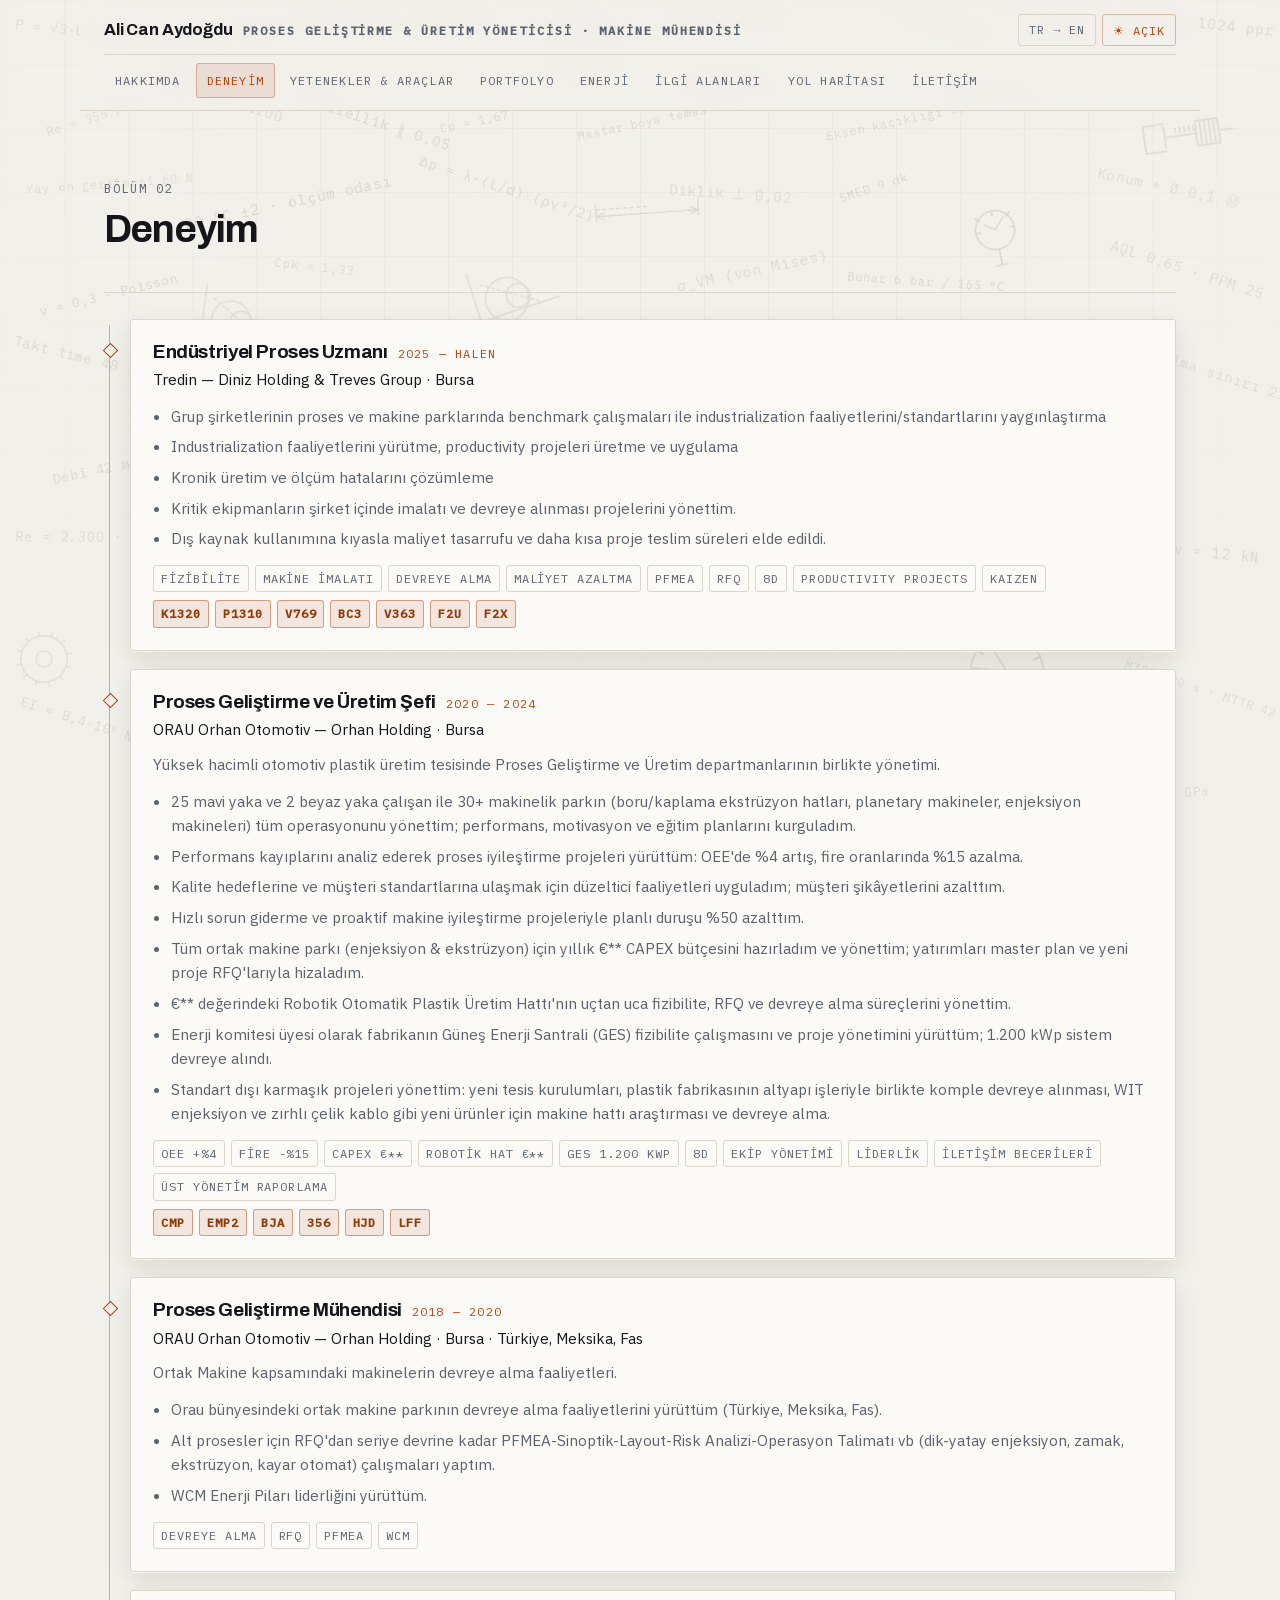
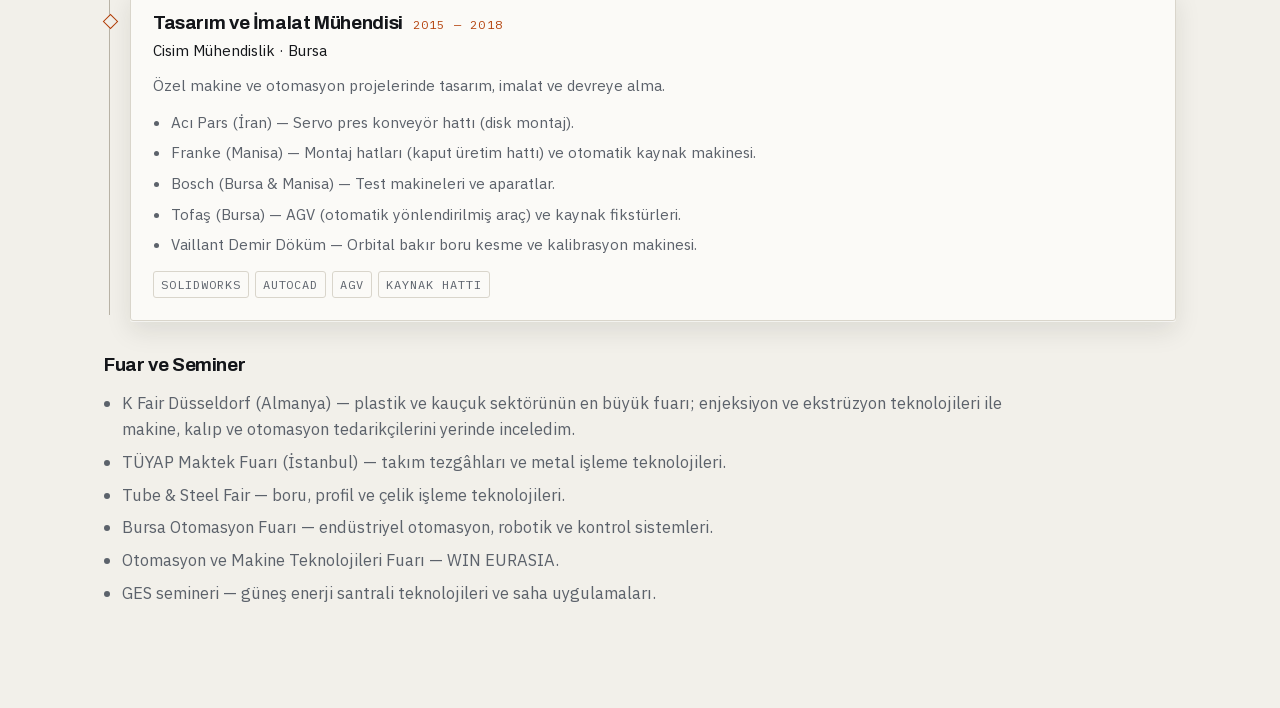
<file: deneyim/index.html>
<!DOCTYPE html><!--QjMp_i5V5qfMLW1qhh4m1--><html lang="tr" data-tema="karanlik"><head><meta charSet="utf-8"/><meta name="viewport" content="width=device-width, initial-scale=1"/><link rel="preload" href="/_next/static/media/1a4aa50920b5315c-s.p.woff2" as="font" crossorigin="" type="font/woff2"/><link rel="preload" href="/_next/static/media/23d669af23d19c95-s.p.woff2" as="font" crossorigin="" type="font/woff2"/><link rel="preload" href="/_next/static/media/26d4368bf94c0ec4-s.p.woff2" as="font" crossorigin="" type="font/woff2"/><link rel="preload" href="/_next/static/media/2801417b65625cf5-s.p.woff2" as="font" crossorigin="" type="font/woff2"/><link rel="preload" href="/_next/static/media/92eeb95d069020cc-s.p.woff2" as="font" crossorigin="" type="font/woff2"/><link rel="preload" href="/_next/static/media/98e207f02528a563-s.p.woff2" as="font" crossorigin="" type="font/woff2"/><link rel="preload" href="/_next/static/media/99dcf268bda04fe5-s.p.woff2" as="font" crossorigin="" type="font/woff2"/><link rel="preload" href="/_next/static/media/d3ebbfd689654d3a-s.p.woff2" as="font" crossorigin="" type="font/woff2"/><link rel="stylesheet" href="/_next/static/css/8770392038949a55.css" data-precedence="next"/><link rel="preload" as="script" fetchPriority="low" href="/_next/static/chunks/webpack-0aae440acfa3b4bb.js"/><script src="/_next/static/chunks/4bd1b696-c023c6e3521b1417.js" async=""></script><script src="/_next/static/chunks/255-a7ba4d37dca2f1fa.js" async=""></script><script src="/_next/static/chunks/main-app-0b90527b60f380eb.js" async=""></script><script src="/_next/static/chunks/176-c4a8215ca4d82670.js" async=""></script><script src="/_next/static/chunks/206-5c0bc24a53914f06.js" async=""></script><script src="/_next/static/chunks/app/layout-c74ab268e3fa7f1e.js" async=""></script><script src="/_next/static/chunks/app/not-found-e77cf2601d619c3d.js" async=""></script><script src="/_next/static/chunks/391-8bb4026522bc59e2.js" async=""></script><script src="/_next/static/chunks/app/%5Bbolum%5D/page-a8de9c8fc02e514a.js" async=""></script><meta name="next-size-adjust" content=""/><meta name="theme-color" media="(prefers-color-scheme: dark)" content="#0c0e11"/><meta name="theme-color" media="(prefers-color-scheme: light)" content="#f2f0ea"/><title>Ali Can Aydoğdu — Proses Geliştirme &amp; Üretim Yöneticisi · Makine Mühendisi</title><meta name="description" content="11 yıllık otomotiv deneyimi: proses optimizasyonu, üretim yönetimi ve özel makine tasarımı. Robotik otomasyon hatları, fabrika kurulumları ve güneş enerji santrali projeleri."/><meta name="application-name" content="Ali Can Aydoğdu — CV"/><meta name="author" content="Ali Can Aydoğdu"/><meta name="keywords" content="makine mühendisi,mechanical engineer,proses geliştirme,üretim yönetimi,otomotiv,CAPEX,robotik otomasyon,Bursa,CV,özgeçmiş"/><meta name="robots" content="index, follow"/><meta property="og:title" content="Ali Can Aydoğdu — Proses Geliştirme &amp; Üretim Yöneticisi · Makine Mühendisi"/><meta property="og:description" content="11 yıllık otomotiv deneyimi: proses optimizasyonu, üretim yönetimi ve özel makine tasarımı. Robotik otomasyon hatları, fabrika kurulumları ve güneş enerji santrali projeleri."/><meta property="og:url" content="https://alican-aydogdu.github.io/"/><meta property="og:site_name" content="Ali Can Aydoğdu"/><meta property="og:locale" content="tr_TR"/><meta property="og:image" content="https://alican-aydogdu.github.io/og.jpg"/><meta property="og:image:width" content="1200"/><meta property="og:image:height" content="630"/><meta property="og:image:alt" content="Ali Can Aydoğdu — Proses Geliştirme &amp; Üretim Yöneticisi · Makine Mühendisi"/><meta property="og:locale:alternate" content="en_US"/><meta property="og:type" content="profile"/><meta name="twitter:card" content="summary_large_image"/><meta name="twitter:title" content="Ali Can Aydoğdu — Proses Geliştirme &amp; Üretim Yöneticisi · Makine Mühendisi"/><meta name="twitter:description" content="11 yıllık otomotiv deneyimi: proses optimizasyonu, üretim yönetimi ve özel makine tasarımı. Robotik otomasyon hatları, fabrika kurulumları ve güneş enerji santrali projeleri."/><meta name="twitter:image" content="https://alican-aydogdu.github.io/og.jpg"/><link rel="icon" href="/favicon.svg"/><script src="/_next/static/chunks/polyfills-42372ed130431b0a.js" noModule=""></script></head><body class="__variable_29571e __variable_7dcaba __variable_6cf36b"><div hidden=""><!--$--><!--/$--></div><div class="sembol-katmani" aria-hidden="true"><span class="sembol sembol--genis" style="left:62.6%;top:12.1%;transform:rotate(-12deg) scale(0.8);opacity:0.11399999999999999"><span class="sembol-metin">Eksen kaçıklığı 0,02 mm</span></span><span class="sembol" style="left:87%;top:41.3%;transform:rotate(18deg) scale(0.93);opacity:0.10200000000000001"><span class="sembol-metin">Yorfulma sınırı 210 N/mm²</span></span><span class="sembol sembol--genis" style="left:12.5%;top:2.8%;transform:rotate(-8deg) scale(0.83);opacity:0.132"><span class="sembol-metin">Ra 0,8 · Rz 4</span></span><span class="sembol" style="left:22.8%;top:12.5%;transform:rotate(18deg) scale(0.93);opacity:0.126"><span class="sembol-metin">Paralellik ∥ 0,05</span></span><span class="sembol sembol--genis" style="left:0.5%;top:38.6%;transform:rotate(14deg) scale(0.91);opacity:0.11399999999999999"><span class="sembol-metin">Takt time 48 s</span></span><span class="sembol" style="left:87.4%;top:87.2%;transform:rotate(-4deg) scale(0.82);opacity:0.108"><span class="sembol-metin">G = 81 GPa</span></span><span class="sembol sembol--genis" style="left:30.8%;top:68.4%;transform:rotate(-14deg) scale(0.82);opacity:0.096"><span class="sembol-metin">Ölçü 32 +0,05 / −0,02</span></span><span class="sembol" style="left:23.2%;top:85.6%;transform:rotate(-12deg) scale(0.96);opacity:0.132"><span class="sembol-metin">τ_akma = 0,58·σ_akma</span></span><span class="sembol sembol--genis" style="left:0.5%;top:58.7%;transform:rotate(0deg) scale(0.91);opacity:0.10200000000000001"><span class="sembol-metin">Re = 2.300 · laminer</span></span><span class="sembol" style="left:75.3%;top:40.3%;transform:rotate(-14deg) scale(0.9);opacity:0.10200000000000001"><span class="sembol-metin">Temas oranı ε_α = 1,6</span></span><span class="sembol sembol--genis" style="left:44.7%;top:21.4%;transform:rotate(-4deg) scale(0.8);opacity:0.126"><svg viewBox="0 0 140 30" width="150" height="32" fill="none" stroke="currentColor" stroke-width="1.4" stroke-linecap="round" stroke-linejoin="round"><path d="M10 6 V26"></path><path d="M130 6 V26"></path><path d="M10 20 H130"></path><path d="M19 16 L10 20 L19 24"></path><path d="M121 16 L130 20 L121 24"></path><path d="M10 12 H70" stroke-dasharray="4 4"></path></svg></span><span class="sembol" style="left:85.3%;top:19.9%;transform:rotate(12deg) scale(0.95);opacity:0.096"><span class="sembol-metin">Konum ⌖ Ø 0,1 Ⓜ</span></span><span class="sembol sembol--genis" style="left:33.6%;top:12.5%;transform:rotate(-12deg) scale(0.79);opacity:0.126"><span class="sembol-metin">Cp = 1,67</span></span><span class="sembol" style="left:63.8%;top:88.8%;transform:rotate(-4deg) scale(0.82);opacity:0.12"><span class="sembol-metin">PLC S7-1500 · Profinet</span></span><span class="sembol sembol--genis" style="left:22.1%;top:0.7%;transform:rotate(0deg) scale(0.87);opacity:0.132"><span class="sembol-metin">Modül m = 2 · z₁ = 17</span></span><span class="sembol" style="left:66.4%;top:0.8%;transform:rotate(18deg) scale(0.8);opacity:0.126"><span class="sembol-metin">k = 2.400 W/m²K</span></span><span class="sembol sembol--genis" style="left:14%;top:21.5%;transform:rotate(-12deg) scale(0.97);opacity:0.132"><span class="sembol-metin">20 °C ±2 · ölçüm odası</span></span><span class="sembol" style="left:10.6%;top:58.2%;transform:rotate(12deg) scale(0.82);opacity:0.11399999999999999"><span class="sembol-metin">Kanban kart sayısı 14</span></span><span class="sembol sembol--genis" style="left:34.6%;top:28.5%;transform:rotate(-18deg) scale(0.98);opacity:0.108"><svg viewBox="0 0 120 70" width="120" height="72" fill="none" stroke="currentColor" stroke-width="1.4" stroke-linecap="round" stroke-linejoin="round"><path d="M8 56 H114"></path><path d="M30 6 V62"></path><circle cx="62" cy="42" r="22"></circle><circle cx="74" cy="42" r="12"></circle><path d="M40 20 L96 56" stroke-dasharray="3 3"></path></svg></span><span class="sembol" style="left:45.3%;top:50.1%;transform:rotate(0deg) scale(0.86);opacity:0.126"><span class="sembol-metin">Çevrim süresi 42 s</span></span><span class="sembol sembol--genis" style="left:66.7%;top:39.6%;transform:rotate(6deg) scale(0.88);opacity:0.10200000000000001"><span class="sembol-metin">τ = F / A</span></span><span class="sembol" style="left:74.2%;top:60.5%;transform:rotate(-14deg) scale(0.93);opacity:0.096"><svg viewBox="0 0 140 60" width="140" height="62" fill="none" stroke="currentColor" stroke-width="1.4" stroke-linecap="round" stroke-linejoin="round"><path d="M12 8 V52 H136"></path><path d="M12 52 L40 22"></path><path d="M40 22 C46 21 52 20 58 21"></path><path d="M58 21 C74 24 86 30 96 38"></path><path d="M96 38 C104 44 110 47 116 48"></path><path d="M116 48 C122 49 128 46 132 40"></path><path d="M40 22 H44" stroke-dasharray="3 3"></path></svg></span><span class="sembol sembol--genis" style="left:34%;top:76%;transform:rotate(-14deg) scale(0.88);opacity:0.132"><span class="sembol-metin">Kalibrasyon 12 ay</span></span><span class="sembol" style="left:85.8%;top:76%;transform:rotate(18deg) scale(0.8);opacity:0.10200000000000001"><span class="sembol-metin">MTBF 320 s · MTTR 42 dk</span></span><span class="sembol sembol--genis" style="left:83.7%;top:47.3%;transform:rotate(-4deg) scale(0.86);opacity:0.12"><span class="sembol-metin">σ-ε eğrisi</span></span><span class="sembol" style="left:63.4%;top:59%;transform:rotate(-14deg) scale(0.8);opacity:0.126"><span class="sembol-metin">I = 12,4 A · U = 400 V</span></span><span class="sembol sembol--genis" style="left:75.5%;top:49.1%;transform:rotate(0deg) scale(0.82);opacity:0.126"><span class="sembol-metin">τ = 16·T / (π·d³)</span></span><span class="sembol" style="left:42.6%;top:86.5%;transform:rotate(-8deg) scale(0.91);opacity:0.108"><span class="sembol-metin">Rulman ömrü L10 = 8.000 s</span></span><span class="sembol sembol--genis" style="left:43.2%;top:12.3%;transform:rotate(-12deg) scale(0.78);opacity:0.12"><span class="sembol-metin">Mastar boya temas %80</span></span><span class="sembol" style="left:3.4%;top:51%;transform:rotate(-12deg) scale(0.89);opacity:0.12"><span class="sembol-metin">Debi 42 m³/sa</span></span><span class="sembol sembol--genis" style="left:42.4%;top:69.9%;transform:rotate(-12deg) scale(0.96);opacity:0.108"><span class="sembol-metin">FMEA RPN 96</span></span><span class="sembol" style="left:31.9%;top:20%;transform:rotate(18deg) scale(0.92);opacity:0.12"><span class="sembol-metin">Δp = λ·(L/d)·(ρv²/2)</span></span><span class="sembol sembol--genis" style="left:13.9%;top:69.4%;transform:rotate(18deg) scale(0.78);opacity:0.132"><span class="sembol-metin">Fire %2,4</span></span><span class="sembol" style="left:12%;top:50.7%;transform:rotate(-12deg) scale(0.97);opacity:0.10200000000000001"><span class="sembol-metin">σ_em = 140 N/mm²</span></span><span class="sembol sembol--genis" style="left:0.5%;top:2.6%;transform:rotate(6deg) scale(0.89);opacity:0.108"><span class="sembol-metin">P = √3·U·I·cos φ</span></span><span class="sembol" style="left:53%;top:86.2%;transform:rotate(4deg) scale(0.82);opacity:0.126"><span class="sembol-metin">M_b = F · l</span></span><span class="sembol sembol--genis" style="left:23.9%;top:68.2%;transform:rotate(0deg) scale(0.96);opacity:0.132"><span class="sembol-metin">KV = 27 J · Charpy</span></span><span class="sembol" style="left:62.6%;top:78.3%;transform:rotate(0deg) scale(0.79);opacity:0.108"><span class="sembol-metin">SPC n = 5 / saat</span></span><span class="sembol sembol--genis" style="left:34.1%;top:39.9%;transform:rotate(0deg) scale(0.81);opacity:0.11399999999999999"><span class="sembol-metin">Çevrim oranı i = 2,4</span></span><span class="sembol" style="left:64.8%;top:19.9%;transform:rotate(-18deg) scale(0.8);opacity:0.126"><span class="sembol-metin">SMED 9 dk</span></span><span class="sembol sembol--genis" style="left:55.8%;top:78%;transform:rotate(4deg) scale(0.9);opacity:0.10200000000000001"><span class="sembol-metin">Helis açısı β = 15°</span></span><span class="sembol" style="left:22%;top:37.6%;transform:rotate(4deg) scale(0.96);opacity:0.132"><span class="sembol-metin">k = F / δ</span></span><span class="sembol sembol--genis" style="left:24.4%;top:56.8%;transform:rotate(4deg) scale(0.82);opacity:0.10200000000000001"><span class="sembol-metin">Güvenlik katsayısı n = 2,5</span></span><span class="sembol" style="left:12.5%;top:10%;transform:rotate(18deg) scale(0.96);opacity:0.11399999999999999"><span class="sembol-metin">EOL test %100</span></span><span class="sembol sembol--genis" style="left:13.8%;top:88.4%;transform:rotate(-4deg) scale(0.95);opacity:0.132"><svg viewBox="0 0 60 60" width="80" height="80" fill="none" stroke="currentColor" stroke-width="1.4" stroke-linecap="round" stroke-linejoin="round"><circle cx="30" cy="22" r="17"></circle><path d="M30 5 L30 9"></path><path d="M45 9 L42 12"></path><path d="M15 9 L18 12"></path><path d="M47 22 L43 22"></path><path d="M13 22 L17 22"></path><path d="M30 22 L39 12"></path><path d="M30 22 L22 16"></path><path d="M30 39 V53"></path><path d="M25 53 H35"></path></svg></span><span class="sembol" style="left:2.6%;top:12.1%;transform:rotate(-18deg) scale(0.82);opacity:0.108"><span class="sembol-metin">Re = 355 MPa</span></span><span class="sembol sembol--genis" style="left:76.3%;top:77.4%;transform:rotate(14deg) scale(0.95);opacity:0.132"><svg viewBox="0 0 120 40" width="150" height="50" fill="none" stroke="currentColor" stroke-width="1.4" stroke-linecap="round" stroke-linejoin="round"><path d="M8 22 H112"></path><path d="M20 22 V16"></path><path d="M30 22 V18.5"></path><path d="M40 22 V16"></path><path d="M50 22 V18.5"></path><path d="M60 22 V16"></path><path d="M70 22 V18.5"></path><path d="M80 22 V16"></path><path d="M90 22 V18.5"></path><path d="M100 22 V16"></path><path d="M8 22 V10 H17"></path><path d="M46 22 V10 H55"></path><path d="M42 18 H63 V27 H42 Z"></path><path d="M112 22 H119"></path><path d="M63 20 H86"></path></svg></span><span class="sembol" style="left:31.8%;top:0.5%;transform:rotate(6deg) scale(0.8);opacity:0.132"><span class="sembol-metin">C/P = 6,2</span></span><span class="sembol sembol--genis" style="left:51.9%;top:0.9%;transform:rotate(-4deg) scale(0.94);opacity:0.11399999999999999"><span class="sembol-metin">cos φ = 0,92</span></span><span class="sembol" style="left:63.9%;top:69.5%;transform:rotate(-4deg) scale(0.82);opacity:0.126"><span class="sembol-metin">Q = m · c · ΔT</span></span><span class="sembol sembol--genis" style="left:52.6%;top:29.1%;transform:rotate(-12deg) scale(0.97);opacity:0.108"><span class="sembol-metin">σ_VM (von Mises)</span></span><span class="sembol" style="left:11.1%;top:77.8%;transform:rotate(14deg) scale(0.98);opacity:0.12"><span class="sembol-metin">8D · 5 Why</span></span><span class="sembol sembol--genis" style="left:53.2%;top:8.7%;transform:rotate(0deg) scale(0.82);opacity:0.108"><span class="sembol-metin">σ = M / W</span></span><span class="sembol" style="left:51.9%;top:20.6%;transform:rotate(4deg) scale(0.93);opacity:0.108"><span class="sembol-metin">Diklik ⊥ 0,02</span></span><span class="sembol sembol--genis" style="left:74.8%;top:22.1%;transform:rotate(-12deg) scale(0.86);opacity:0.12"><svg viewBox="0 0 60 60" width="80" height="80" fill="none" stroke="currentColor" stroke-width="1.4" stroke-linecap="round" stroke-linejoin="round"><circle cx="30" cy="22" r="17"></circle><path d="M30 5 L30 9"></path><path d="M45 9 L42 12"></path><path d="M15 9 L18 12"></path><path d="M47 22 L43 22"></path><path d="M13 22 L17 22"></path><path d="M30 22 L39 12"></path><path d="M30 22 L22 16"></path><path d="M30 39 V53"></path><path d="M25 53 H35"></path></svg></span><span class="sembol" style="left:31.5%;top:56.8%;transform:rotate(8deg) scale(0.78);opacity:0.132"><span class="sembol-metin">X̄-R kontrol kartı</span></span><span class="sembol sembol--genis" style="left:75.3%;top:69.1%;transform:rotate(6deg) scale(0.93);opacity:0.10200000000000001"><svg viewBox="0 0 60 40" width="90" height="60" fill="none" stroke="currentColor" stroke-width="1.4" stroke-linecap="round" stroke-linejoin="round"><path d="M4 34 A26 26 0 0 1 56 34"></path><path d="M4 34 H56"></path><path d="M7.5 21.0 L11.8 23.5"></path><path d="M17.0 11.5 L19.5 15.8"></path><path d="M30.0 8.0 L30.0 13.0"></path><path d="M43.0 11.5 L40.5 15.8"></path><path d="M52.5 21.0 L48.2 23.5"></path><path d="M30 34 L14 14"></path></svg></span><span class="sembol" style="left:11.2%;top:37.7%;transform:rotate(14deg) scale(0.96);opacity:0.12"><svg viewBox="0 0 80 80" width="76" height="76" fill="none" stroke="currentColor" stroke-width="1.4" stroke-linecap="round" stroke-linejoin="round"><circle cx="40" cy="40" r="30"></circle><circle cx="40" cy="40" r="20"></circle><circle cx="40" cy="40" r="11"></circle><circle cx="65.0" cy="40.0" r="3.4"></circle><circle cx="57.7" cy="57.7" r="3.4"></circle><circle cx="40.0" cy="65.0" r="3.4"></circle><circle cx="22.3" cy="57.7" r="3.4"></circle><circle cx="15.0" cy="40.0" r="3.4"></circle><circle cx="22.3" cy="22.3" r="3.4"></circle><circle cx="40.0" cy="15.0" r="3.4"></circle><circle cx="57.7" cy="22.3" r="3.4"></circle></svg></span><span class="sembol sembol--genis" style="left:84.8%;top:60%;transform:rotate(6deg) scale(0.96);opacity:0.12"><span class="sembol-metin">Ön yük F_v = 12 kN</span></span><span class="sembol" style="left:74.2%;top:10.2%;transform:rotate(8deg) scale(0.92);opacity:0.12"><span class="sembol-metin">OEE = %86</span></span><span class="sembol sembol--genis" style="left:20.7%;top:77.5%;transform:rotate(8deg) scale(0.92);opacity:0.10200000000000001"><span class="sembol-metin">IATF 16949 · VDA 6.3</span></span><span class="sembol" style="left:86.2%;top:29%;transform:rotate(18deg) scale(0.95);opacity:0.108"><span class="sembol-metin">AQL 0,65 · PPM 25</span></span><span class="sembol sembol--genis" style="left:21.4%;top:48.7%;transform:rotate(-14deg) scale(0.9);opacity:0.108"><span class="sembol-metin">PPAP seviye 3 · APQP</span></span><span class="sembol" style="left:74.9%;top:87.2%;transform:rotate(-4deg) scale(0.88);opacity:0.132"><span class="sembol-metin">Sıkma torku 45 Nm ±10%</span></span><span class="sembol sembol--genis" style="left:87.4%;top:11.8%;transform:rotate(-8deg) scale(0.91);opacity:0.108"><svg viewBox="0 0 120 44" width="150" height="55" fill="none" stroke="currentColor" stroke-width="1.4" stroke-linecap="round" stroke-linejoin="round"><path d="M34 10 H16 V34 H34"></path><path d="M34 13 V31"></path><path d="M34 22 H62"></path><path d="M62 11 H82 V33 H62 Z"></path><path d="M66 11 V33"></path><path d="M70 11 V33"></path><path d="M74 11 V33"></path><path d="M78 11 V33"></path><path d="M82 22 H94"></path><path d="M44 15 V19"></path><path d="M48 15 V19"></path><path d="M52 15 V19"></path><path d="M56 15 V19"></path><path d="M60 15 V19"></path></svg></span><span class="sembol" style="left:64.6%;top:30.3%;transform:rotate(4deg) scale(0.8);opacity:0.132"><span class="sembol-metin">Buhar 6 bar / 165 °C</span></span><span class="sembol sembol--genis" style="left:0.5%;top:19.4%;transform:rotate(-4deg) scale(0.81);opacity:0.096"><span class="sembol-metin">Yay ön gerilmesi 60 N</span></span><span class="sembol" style="left:42.3%;top:58.5%;transform:rotate(-12deg) scale(0.87);opacity:0.126"><span class="sembol-metin">d ≥ ∛(16·T / π·τ_em)</span></span><span class="sembol sembol--genis" style="left:54.3%;top:49.9%;transform:rotate(8deg) scale(0.88);opacity:0.10200000000000001"><svg viewBox="0 0 120 40" width="150" height="50" fill="none" stroke="currentColor" stroke-width="1.4" stroke-linecap="round" stroke-linejoin="round"><path d="M8 22 H112"></path><path d="M20 22 V16"></path><path d="M30 22 V18.5"></path><path d="M40 22 V16"></path><path d="M50 22 V18.5"></path><path d="M60 22 V16"></path><path d="M70 22 V18.5"></path><path d="M80 22 V16"></path><path d="M90 22 V18.5"></path><path d="M100 22 V16"></path><path d="M8 22 V10 H17"></path><path d="M46 22 V10 H55"></path><path d="M42 18 H63 V27 H42 Z"></path><path d="M112 22 H119"></path><path d="M63 20 H86"></path></svg></span><span class="sembol" style="left:0.5%;top:69%;transform:rotate(-12deg) scale(0.94);opacity:0.10200000000000001"><svg viewBox="0 0 80 80" width="76" height="76" fill="none" stroke="currentColor" stroke-width="1.4" stroke-linecap="round" stroke-linejoin="round"><circle cx="40" cy="40" r="26"></circle><circle cx="40" cy="40" r="9"></circle><path d="M66.0 40.0 L71.0 40.0"></path><path d="M62.5 53.0 L66.8 55.5"></path><path d="M53.0 62.5 L55.5 66.8"></path><path d="M40.0 66.0 L40.0 71.0"></path><path d="M27.0 62.5 L24.5 66.8"></path><path d="M17.5 53.0 L13.2 55.5"></path><path d="M14.0 40.0 L9.0 40.0"></path><path d="M17.5 27.0 L13.2 24.5"></path><path d="M27.0 17.5 L24.5 13.2"></path><path d="M40.0 14.0 L40.0 9.0"></path><path d="M53.0 17.5 L55.5 13.2"></path><path d="M62.5 27.0 L66.8 24.5"></path></svg></span><span class="sembol sembol--genis" style="left:0.5%;top:79.6%;transform:rotate(18deg) scale(0.87);opacity:0.12"><span class="sembol-metin">EI = 8,4·10⁶ N·mm²</span></span><span class="sembol" style="left:42.3%;top:79.2%;transform:rotate(12deg) scale(0.81);opacity:0.11399999999999999"><span class="sembol-metin">Komparatör 0,01 mm</span></span><span class="sembol sembol--genis" style="left:1.9%;top:31.8%;transform:rotate(-14deg) scale(0.84);opacity:0.132"><span class="sembol-metin">ν = 0,3 · Poisson</span></span><span class="sembol" style="left:87.4%;top:1.5%;transform:rotate(6deg) scale(0.96);opacity:0.11399999999999999"><span class="sembol-metin">Encoder 1024 ppr</span></span><span class="sembol sembol--genis" style="left:34.3%;top:87.6%;transform:rotate(-8deg) scale(0.93);opacity:0.11399999999999999"><span class="sembol-metin">α = 11,7·10⁻⁶ 1/K</span></span><span class="sembol" style="left:64.3%;top:50%;transform:rotate(14deg) scale(0.84);opacity:0.132"><span class="sembol-metin">A% = 22 · süneklik</span></span><span class="sembol sembol--genis" style="left:43.5%;top:39.9%;transform:rotate(0deg) scale(0.87);opacity:0.126"><span class="sembol-metin">Kayış hızı v = 12 m/s</span></span><span class="sembol" style="left:42.5%;top:0.5%;transform:rotate(4deg) scale(0.96);opacity:0.096"><svg viewBox="0 0 80 80" width="76" height="76" fill="none" stroke="currentColor" stroke-width="1.4" stroke-linecap="round" stroke-linejoin="round"><circle cx="40" cy="40" r="30"></circle><circle cx="40" cy="40" r="20"></circle><circle cx="40" cy="40" r="11"></circle><circle cx="65.0" cy="40.0" r="3.4"></circle><circle cx="57.7" cy="57.7" r="3.4"></circle><circle cx="40.0" cy="65.0" r="3.4"></circle><circle cx="22.3" cy="57.7" r="3.4"></circle><circle cx="15.0" cy="40.0" r="3.4"></circle><circle cx="22.3" cy="22.3" r="3.4"></circle><circle cx="40.0" cy="15.0" r="3.4"></circle><circle cx="57.7" cy="22.3" r="3.4"></circle></svg></span><span class="sembol sembol--genis" style="left:20.7%;top:28.7%;transform:rotate(6deg) scale(0.81);opacity:0.10200000000000001"><span class="sembol-metin">Cpk = 1,33</span></span><span class="sembol" style="left:73.2%;top:0.6%;transform:rotate(18deg) scale(0.87);opacity:0.096"><span class="sembol-metin">δ = F·l³ / (3·E·I)</span></span><span class="sembol sembol--genis" style="left:52.7%;top:39.1%;transform:rotate(-14deg) scale(0.97);opacity:0.096"><span class="sembol-metin">λ = 45 W/m·K</span></span><span class="sembol" style="left:13.3%;top:30.9%;transform:rotate(8deg) scale(0.88);opacity:0.108"><svg viewBox="0 0 120 70" width="120" height="72" fill="none" stroke="currentColor" stroke-width="1.4" stroke-linecap="round" stroke-linejoin="round"><path d="M8 56 H114"></path><path d="M30 6 V62"></path><circle cx="62" cy="42" r="22"></circle><circle cx="74" cy="42" r="12"></circle><path d="M40 20 L96 56" stroke-dasharray="3 3"></path></svg></span></div><div class="kabuk"><header class="ustbar"><a class="marka" href="/">Ali Can Aydoğdu<span>Proses Geliştirme &amp; Üretim Yöneticisi · Makine Mühendisi</span></a><nav class="ust-nav" aria-label="Bölümler"><a data-aktif="0" href="/hakkimda/">Hakkımda</a><a data-aktif="1" href="/deneyim/">Deneyim</a><a data-aktif="0" href="/yetenekler/">Yetenekler &amp; Araçlar</a><a data-aktif="0" href="/portfolyo/">Portfolyo</a><a data-aktif="0" href="/enerji/">Enerji</a><a data-aktif="0" href="/ilgi/">İlgi Alanları</a><a data-aktif="0" href="/yol-haritasi/">Yol Haritası</a><a data-aktif="0" href="/iletisim/">İletişim</a></nav><div class="anahtarlar"><button type="button" class="anahtar" data-acik="0" aria-label="Dili değiştir (TR → EN)">TR → EN</button><button type="button" class="anahtar" data-acik="0" aria-label="Temayı değiştir">☾ Koyu</button></div></header><main><section class="sayfa-giris"><div class="sayfa-basligi"><div><span class="mono">Bölüm<!-- --> <!-- -->02</span><h2>Deneyim</h2></div></div><div class="cizelge"><div class="dugum" style="opacity:0;transform:translateY(16px)"><div class="kart"><div class="dugum-baslik"><h3>Endüstriyel Proses Uzmanı</h3><span class="tarih">2025<!-- --> — <!-- -->Halen</span></div><p style="color:var(--renk-metin)">Tredin — Diniz Holding &amp; Treves Group<!-- --> · <!-- -->Bursa</p><ul class="maddeler"><li>Grup şirketlerinin proses ve makine parklarında benchmark çalışmaları ile industrialization faaliyetlerini/standartlarını yaygınlaştırma</li><li>Industrialization faaliyetlerini yürütme, productivity projeleri üretme ve uygulama</li><li>Kronik üretim ve ölçüm hatalarını çözümleme</li><li>Kritik ekipmanların şirket içinde imalatı ve devreye alınması projelerini yönettim.</li><li>Dış kaynak kullanımına kıyasla maliyet tasarrufu ve daha kısa proje teslim süreleri elde edildi.</li></ul><div class="cipler"><span class="cip">Fizibilite</span><span class="cip">Makine imalatı</span><span class="cip">Devreye alma</span><span class="cip">Maliyet azaltma</span><span class="cip">PFMEA</span><span class="cip">RFQ</span><span class="cip">8D</span><span class="cip" lang="en">Productivity Projects</span><span class="cip" lang="en">Kaizen</span></div><div class="cipler cipler--proje"><span class="cip cip--proje" lang="en">K1320</span><span class="cip cip--proje" lang="en">P1310</span><span class="cip cip--proje" lang="en">V769</span><span class="cip cip--proje" lang="en">BC3</span><span class="cip cip--proje" lang="en">V363</span><span class="cip cip--proje" lang="en">F2U</span><span class="cip cip--proje" lang="en">F2X</span></div></div></div><div class="dugum" style="opacity:0;transform:translateY(16px)"><div class="kart"><div class="dugum-baslik"><h3>Proses Geliştirme ve Üretim Şefi</h3><span class="tarih">2020<!-- --> — <!-- -->2024</span></div><p style="color:var(--renk-metin)">ORAU Orhan Otomotiv — Orhan Holding<!-- --> · <!-- -->Bursa</p><p style="margin-top:10px">Yüksek hacimli otomotiv plastik üretim tesisinde Proses Geliştirme ve Üretim departmanlarının birlikte yönetimi.</p><ul class="maddeler"><li>25 mavi yaka ve 2 beyaz yaka çalışan ile 30+ makinelik parkın (boru/kaplama ekstrüzyon hatları, planetary makineler, enjeksiyon makineleri) tüm operasyonunu yönettim; performans, motivasyon ve eğitim planlarını kurguladım.</li><li>Performans kayıplarını analiz ederek proses iyileştirme projeleri yürüttüm: OEE&#x27;de %4 artış, fire oranlarında %15 azalma.</li><li>Kalite hedeflerine ve müşteri standartlarına ulaşmak için düzeltici faaliyetleri uyguladım; müşteri şikâyetlerini azalttım.</li><li>Hızlı sorun giderme ve proaktif makine iyileştirme projeleriyle planlı duruşu %50 azalttım.</li><li>Tüm ortak makine parkı (enjeksiyon &amp; ekstrüzyon) için yıllık €** CAPEX bütçesini hazırladım ve yönettim; yatırımları master plan ve yeni proje RFQ&#x27;larıyla hizaladım.</li><li>€** değerindeki Robotik Otomatik Plastik Üretim Hattı&#x27;nın uçtan uca fizibilite, RFQ ve devreye alma süreçlerini yönettim.</li><li>Enerji komitesi üyesi olarak fabrikanın Güneş Enerji Santrali (GES) fizibilite çalışmasını ve proje yönetimini yürüttüm; 1.200 kWp sistem devreye alındı.</li><li>Standart dışı karmaşık projeleri yönettim: yeni tesis kurulumları, plastik fabrikasının altyapı işleriyle birlikte komple devreye alınması, WIT enjeksiyon ve zırhlı çelik kablo gibi yeni ürünler için makine hattı araştırması ve devreye alma.</li></ul><div class="cipler"><span class="cip">OEE +%4</span><span class="cip">Fire -%15</span><span class="cip">CAPEX €**</span><span class="cip">Robotik hat €**</span><span class="cip">GES 1.200 kWp</span><span class="cip">8D</span><span class="cip">Ekip Yönetimi</span><span class="cip">Liderlik</span><span class="cip">İletişim Becerileri</span><span class="cip">Üst Yönetim Raporlama</span></div><div class="cipler cipler--proje"><span class="cip cip--proje" lang="en">CMP</span><span class="cip cip--proje" lang="en">EMP2</span><span class="cip cip--proje" lang="en">BJA</span><span class="cip cip--proje" lang="en">356</span><span class="cip cip--proje" lang="en">HJD</span><span class="cip cip--proje" lang="en">LFF</span></div></div></div><div class="dugum" style="opacity:0;transform:translateY(16px)"><div class="kart"><div class="dugum-baslik"><h3>Proses Geliştirme Mühendisi</h3><span class="tarih">2018<!-- --> — <!-- -->2020</span></div><p style="color:var(--renk-metin)">ORAU Orhan Otomotiv — Orhan Holding<!-- --> · <!-- -->Bursa · Türkiye, Meksika, Fas</p><p style="margin-top:10px">Ortak Makine kapsamındaki makinelerin devreye alma faaliyetleri.</p><ul class="maddeler"><li>Orau bünyesindeki ortak makine parkının devreye alma faaliyetlerini yürüttüm (Türkiye, Meksika, Fas).</li><li>Alt prosesler için RFQ&#x27;dan seriye devrine kadar PFMEA-Sinoptik-Layout-Risk Analizi-Operasyon Talimatı vb (dik-yatay enjeksiyon, zamak, ekstrüzyon, kayar otomat) çalışmaları yaptım.</li><li>WCM Enerji Piları liderliğini yürüttüm.</li></ul><div class="cipler"><span class="cip">Devreye alma</span><span class="cip">RFQ</span><span class="cip">PFMEA</span><span class="cip">WCM</span></div></div></div><div class="dugum" style="opacity:0;transform:translateY(16px)"><div class="kart"><div class="dugum-baslik"><h3>Tasarım ve İmalat Mühendisi</h3><span class="tarih">2015<!-- --> — <!-- -->2018</span></div><p style="color:var(--renk-metin)">Cisim Mühendislik<!-- --> · <!-- -->Bursa</p><p style="margin-top:10px">Özel makine ve otomasyon projelerinde tasarım, imalat ve devreye alma.</p><ul class="maddeler"><li>Acı Pars (İran) — Servo pres konveyör hattı (disk montaj).</li><li>Franke (Manisa) — Montaj hatları (kaput üretim hattı) ve otomatik kaynak makinesi.</li><li>Bosch (Bursa &amp; Manisa) — Test makineleri ve aparatlar.</li><li>Tofaş (Bursa) — AGV (otomatik yönlendirilmiş araç) ve kaynak fikstürleri.</li><li>Vaillant Demir Döküm — Orbital bakır boru kesme ve kalibrasyon makinesi.</li></ul><div class="cipler"><span class="cip" lang="en">SolidWorks</span><span class="cip">AutoCAD</span><span class="cip">AGV</span><span class="cip">Kaynak hattı</span></div></div></div></div><div class="gorunum " data-gorundu="0" style="transition-delay:120ms"><h3 style="margin:34px 0 14px">Fuar ve Seminer</h3><div class="katilim"><ul class="maddeler" style="margin-top:0"><li>K Fair Düsseldorf (Almanya) — plastik ve kauçuk sektörünün en büyük fuarı; enjeksiyon ve ekstrüzyon teknolojileri ile makine, kalıp ve otomasyon tedarikçilerini yerinde inceledim.</li><li>TÜYAP Maktek Fuarı (İstanbul) — takım tezgâhları ve metal işleme teknolojileri.</li><li>Tube &amp; Steel Fair — boru, profil ve çelik işleme teknolojileri.</li><li>Bursa Otomasyon Fuarı — endüstriyel otomasyon, robotik ve kontrol sistemleri.</li><li>Otomasyon ve Makine Teknolojileri Fuarı — WIN EURASIA.</li><li>GES semineri — güneş enerji santrali teknolojileri ve saha uygulamaları.</li></ul></div></div></section><!--$--><!--/$--></main></div><script src="/_next/static/chunks/webpack-0aae440acfa3b4bb.js" id="_R_" async=""></script><script>(self.__next_f=self.__next_f||[]).push([0])</script><script>self.__next_f.push([1,"1:\"$Sreact.fragment\"\n2:I[206,[\"176\",\"static/chunks/176-c4a8215ca4d82670.js\",\"206\",\"static/chunks/206-5c0bc24a53914f06.js\",\"177\",\"static/chunks/app/layout-c74ab268e3fa7f1e.js\"],\"Saglayici\"]\n49:I[7150,[],\"\"]\n:HL[\"/_next/static/media/1a4aa50920b5315c-s.p.woff2\",\"font\",{\"crossOrigin\":\"\",\"type\":\"font/woff2\"}]\n:HL[\"/_next/static/media/23d669af23d19c95-s.p.woff2\",\"font\",{\"crossOrigin\":\"\",\"type\":\"font/woff2\"}]\n:HL[\"/_next/static/media/26d4368bf94c0ec4-s.p.woff2\",\"font\",{\"crossOrigin\":\"\",\"type\":\"font/woff2\"}]\n:HL[\"/_next/static/media/2801417b65625cf5-s.p.woff2\",\"font\",{\"crossOrigin\":\"\",\"type\":\"font/woff2\"}]\n:HL[\"/_next/static/media/92eeb95d069020cc-s.p.woff2\",\"font\",{\"crossOrigin\":\"\",\"type\":\"font/woff2\"}]\n:HL[\"/_next/static/media/98e207f02528a563-s.p.woff2\",\"font\",{\"crossOrigin\":\"\",\"type\":\"font/woff2\"}]\n:HL[\"/_next/static/media/99dcf268bda04fe5-s.p.woff2\",\"font\",{\"crossOrigin\":\"\",\"type\":\"font/woff2\"}]\n:HL[\"/_next/static/media/d3ebbfd689654d3a-s.p.woff2\",\"font\",{\"crossOrigin\":\"\",\"type\":\"font/woff2\"}]\n:HL[\"/_next/static/css/8770392038949a55.css\",\"style\"]\n"])</script><script>self.__next_f.push([1,"0:{\"P\":null,\"b\":\"QjMp_i5V5qfMLW1qhh4m1\",\"p\":\"\",\"c\":[\"\",\"deneyim\",\"\"],\"i\":false,\"f\":[[[\"\",{\"children\":[[\"bolum\",\"deneyim\",\"d\"],{\"children\":[\"__PAGE__\",{}]}]},\"$undefined\",\"$undefined\",true],[\"\",[\"$\",\"$1\",\"c\",{\"children\":[[[\"$\",\"link\",\"0\",{\"rel\":\"stylesheet\",\"href\":\"/_next/static/css/8770392038949a55.css\",\"precedence\":\"next\",\"crossOrigin\":\"$undefined\",\"nonce\":\"$undefined\"}]],[\"$\",\"html\",null,{\"lang\":\"tr\",\"data-tema\":\"karanlik\",\"suppressHydrationWarning\":true,\"children\":[\"$\",\"body\",null,{\"className\":\"__variable_29571e __variable_7dcaba __variable_6cf36b\",\"children\":[\"$\",\"$L2\",null,{\"children\":[[\"$\",\"div\",null,{\"className\":\"sembol-katmani\",\"aria-hidden\":\"true\",\"children\":[[\"$\",\"span\",\"0\",{\"className\":\"sembol sembol--genis\",\"style\":{\"left\":\"62.6%\",\"top\":\"12.1%\",\"transform\":\"rotate(-12deg) scale(0.8)\",\"opacity\":0.11399999999999999},\"children\":[\"$\",\"span\",null,{\"className\":\"sembol-metin\",\"children\":\"Eksen kaçıklığı 0,02 mm\"}]}],[\"$\",\"span\",\"1\",{\"className\":\"sembol\",\"style\":{\"left\":\"87%\",\"top\":\"41.3%\",\"transform\":\"rotate(18deg) scale(0.93)\",\"opacity\":0.10200000000000001},\"children\":[\"$\",\"span\",null,{\"className\":\"sembol-metin\",\"children\":\"Yorfulma sınırı 210 N/mm²\"}]}],[\"$\",\"span\",\"2\",{\"className\":\"sembol sembol--genis\",\"style\":{\"left\":\"12.5%\",\"top\":\"2.8%\",\"transform\":\"rotate(-8deg) scale(0.83)\",\"opacity\":0.132},\"children\":[\"$\",\"span\",null,{\"className\":\"sembol-metin\",\"children\":\"Ra 0,8 · Rz 4\"}]}],[\"$\",\"span\",\"3\",{\"className\":\"sembol\",\"style\":{\"left\":\"22.8%\",\"top\":\"12.5%\",\"transform\":\"rotate(18deg) scale(0.93)\",\"opacity\":0.126},\"children\":[\"$\",\"span\",null,{\"className\":\"sembol-metin\",\"children\":\"Paralellik ∥ 0,05\"}]}],[\"$\",\"span\",\"4\",{\"className\":\"sembol sembol--genis\",\"style\":{\"left\":\"0.5%\",\"top\":\"38.6%\",\"transform\":\"rotate(14deg) scale(0.91)\",\"opacity\":0.11399999999999999},\"children\":[\"$\",\"span\",null,{\"className\":\"sembol-metin\",\"children\":\"Takt time 48 s\"}]}],[\"$\",\"span\",\"5\",{\"className\":\"sembol\",\"style\":{\"left\":\"87.4%\",\"top\":\"87.2%\",\"transform\":\"rotate(-4deg) scale(0.82)\",\"opacity\":0.108},\"children\":[\"$\",\"span\",null,{\"className\":\"sembol-metin\",\"children\":\"G = 81 GPa\"}]}],[\"$\",\"span\",\"6\",{\"className\":\"sembol sembol--genis\",\"style\":{\"left\":\"30.8%\",\"top\":\"68.4%\",\"transform\":\"rotate(-14deg) scale(0.82)\",\"opacity\":0.096},\"children\":[\"$\",\"span\",null,{\"className\":\"sembol-metin\",\"children\":\"Ölçü 32 +0,05 / −0,02\"}]}],[\"$\",\"span\",\"7\",{\"className\":\"sembol\",\"style\":{\"left\":\"23.2%\",\"top\":\"85.6%\",\"transform\":\"rotate(-12deg) scale(0.96)\",\"opacity\":0.132},\"children\":[\"$\",\"span\",null,{\"className\":\"sembol-metin\",\"children\":\"τ_akma = 0,58·σ_akma\"}]}],[\"$\",\"span\",\"8\",{\"className\":\"sembol sembol--genis\",\"style\":{\"left\":\"0.5%\",\"top\":\"58.7%\",\"transform\":\"rotate(0deg) scale(0.91)\",\"opacity\":0.10200000000000001},\"children\":[\"$\",\"span\",null,{\"className\":\"sembol-metin\",\"children\":\"Re = 2.300 · laminer\"}]}],[\"$\",\"span\",\"9\",{\"className\":\"sembol\",\"style\":{\"left\":\"75.3%\",\"top\":\"40.3%\",\"transform\":\"rotate(-14deg) scale(0.9)\",\"opacity\":0.10200000000000001},\"children\":[\"$\",\"span\",null,{\"className\":\"sembol-metin\",\"children\":\"Temas oranı ε_α = 1,6\"}]}],[\"$\",\"span\",\"10\",{\"className\":\"sembol sembol--genis\",\"style\":{\"left\":\"44.7%\",\"top\":\"21.4%\",\"transform\":\"rotate(-4deg) scale(0.8)\",\"opacity\":0.126},\"children\":[\"$\",\"svg\",null,{\"viewBox\":\"0 0 140 30\",\"width\":\"150\",\"height\":\"32\",\"fill\":\"none\",\"stroke\":\"currentColor\",\"strokeWidth\":1.4,\"strokeLinecap\":\"round\",\"strokeLinejoin\":\"round\",\"children\":[[\"$\",\"path\",null,{\"d\":\"M10 6 V26\"}],[\"$\",\"path\",null,{\"d\":\"M130 6 V26\"}],[\"$\",\"path\",null,{\"d\":\"M10 20 H130\"}],[\"$\",\"path\",null,{\"d\":\"M19 16 L10 20 L19 24\"}],[\"$\",\"path\",null,{\"d\":\"M121 16 L130 20 L121 24\"}],[\"$\",\"path\",null,{\"d\":\"M10 12 H70\",\"strokeDasharray\":\"4 4\"}]]}]}],[\"$\",\"span\",\"11\",{\"className\":\"sembol\",\"style\":{\"left\":\"85.3%\",\"top\":\"19.9%\",\"transform\":\"rotate(12deg) scale(0.95)\",\"opacity\":0.096},\"children\":[\"$\",\"span\",null,{\"className\":\"sembol-metin\",\"children\":\"Konum ⌖ Ø 0,1 Ⓜ\"}]}],[\"$\",\"span\",\"12\",{\"className\":\"sembol sembol--genis\",\"style\":{\"left\":\"33.6%\",\"top\":\"12.5%\",\"transform\":\"rotate(-12deg) scale(0.79)\",\"opacity\":0.126},\"children\":[\"$\",\"span\",null,{\"className\":\"sembol-metin\",\"children\":\"Cp = 1,67\"}]}],[\"$\",\"span\",\"13\",{\"className\":\"sembol\",\"style\":{\"left\":\"63.8%\",\"top\":\"88.8%\",\"transform\":\"rotate(-4deg) scale(0.82)\",\"opacity\":0.12},\"children\":[\"$\",\"span\",null,{\"className\":\"sembol-metin\",\"children\":\"PLC S7-1500 · Profinet\"}]}],[\"$\",\"span\",\"14\",{\"className\":\"sembol sembol--genis\",\"style\":{\"left\":\"22.1%\",\"top\":\"0.7%\",\"transform\":\"rotate(0deg) scale(0.87)\",\"opacity\":0.132},\"children\":[\"$\",\"span\",null,{\"className\":\"sembol-metin\",\"children\":\"Modül m = 2 · z₁ = 17\"}]}],[\"$\",\"span\",\"15\",{\"className\":\"sembol\",\"style\":{\"left\":\"66.4%\",\"top\":\"0.8%\",\"transform\":\"rotate(18deg) scale(0.8)\",\"opacity\":0.126},\"children\":[\"$\",\"span\",null,{\"className\":\"sembol-metin\",\"children\":\"k = 2.400 W/m²K\"}]}],[\"$\",\"span\",\"16\",{\"className\":\"sembol sembol--genis\",\"style\":{\"left\":\"14%\",\"top\":\"21.5%\",\"transform\":\"rotate(-12deg) scale(0.97)\",\"opacity\":0.132},\"children\":\"$L3\"}],\"$L4\",\"$L5\",\"$L6\",\"$L7\",\"$L8\",\"$L9\",\"$La\",\"$Lb\",\"$Lc\",\"$Ld\",\"$Le\",\"$Lf\",\"$L10\",\"$L11\",\"$L12\",\"$L13\",\"$L14\",\"$L15\",\"$L16\",\"$L17\",\"$L18\",\"$L19\",\"$L1a\",\"$L1b\",\"$L1c\",\"$L1d\",\"$L1e\",\"$L1f\",\"$L20\",\"$L21\",\"$L22\",\"$L23\",\"$L24\",\"$L25\",\"$L26\",\"$L27\",\"$L28\",\"$L29\",\"$L2a\",\"$L2b\",\"$L2c\",\"$L2d\",\"$L2e\",\"$L2f\",\"$L30\",\"$L31\",\"$L32\",\"$L33\",\"$L34\",\"$L35\",\"$L36\",\"$L37\",\"$L38\",\"$L39\",\"$L3a\",\"$L3b\",\"$L3c\",\"$L3d\",\"$L3e\",\"$L3f\",\"$L40\",\"$L41\",\"$L42\",\"$L43\",\"$L44\"]}],\"$L45\"]}]}]}]]}],{\"children\":[[\"bolum\",\"deneyim\",\"d\"],\"$L46\",{\"children\":[\"__PAGE__\",\"$L47\",{},null,false]},null,false]},null,false],\"$L48\",false]],\"m\":\"$undefined\",\"G\":[\"$49\",[]],\"s\":false,\"S\":true}\n"])</script><script>self.__next_f.push([1,"4a:I[2373,[\"176\",\"static/chunks/176-c4a8215ca4d82670.js\",\"206\",\"static/chunks/206-5c0bc24a53914f06.js\",\"177\",\"static/chunks/app/layout-c74ab268e3fa7f1e.js\"],\"default\"]\n4b:I[9766,[],\"\"]\n4c:I[8924,[],\"\"]\n4d:I[3293,[\"176\",\"static/chunks/176-c4a8215ca4d82670.js\",\"206\",\"static/chunks/206-5c0bc24a53914f06.js\",\"345\",\"static/chunks/app/not-found-e77cf2601d619c3d.js\"],\"default\"]\n4f:I[4431,[],\"OutletBoundary\"]\n51:I[5278,[],\"AsyncMetadataOutlet\"]\n53:I[4431,[],\"ViewportBoundary\"]\n55:I[4431,[],\"MetadataBoundary\"]\n56:\"$Sreact.suspense\"\n3:[\"$\",\"span\",null,{\"className\":\"sembol-metin\",\"children\":\"20 °C ±2 · ölçüm odası\"}]\n4:[\"$\",\"span\",\"17\",{\"className\":\"sembol\",\"style\":{\"left\":\"10.6%\",\"top\":\"58.2%\",\"transform\":\"rotate(12deg) scale(0.82)\",\"opacity\":0.11399999999999999},\"children\":[\"$\",\"span\",null,{\"className\":\"sembol-metin\",\"children\":\"Kanban kart sayısı 14\"}]}]\n5:[\"$\",\"span\",\"18\",{\"className\":\"sembol sembol--genis\",\"style\":{\"left\":\"34.6%\",\"top\":\"28.5%\",\"transform\":\"rotate(-18deg) scale(0.98)\",\"opacity\":0.108},\"children\":[\"$\",\"svg\",null,{\"viewBox\":\"0 0 120 70\",\"width\":\"120\",\"height\":\"72\",\"fill\":\"none\",\"stroke\":\"currentColor\",\"strokeWidth\":1.4,\"strokeLinecap\":\"round\",\"strokeLinejoin\":\"round\",\"children\":[[\"$\",\"path\",null,{\"d\":\"M8 56 H114\"}],[\"$\",\"path\",null,{\"d\":\"M30 6 V62\"}],[\"$\",\"circle\",null,{\"cx\":\"62\",\"cy\":\"42\",\"r\":\"22\"}],[\"$\",\"circle\",null,{\"cx\":\"74\",\"cy\":\"42\",\"r\":\"12\"}],[\"$\",\"path\",null,{\"d\":\"M40 20 L96 56\",\"strokeDasharray\":\"3 3\"}]]}]}]\n6:[\"$\",\"span\",\"19\",{\"className\":\"sembol\",\"style\":{\"left\":\"45.3%\",\"top\":\"50.1%\",\"transform\":\"rotate(0deg) scale(0.86)\",\"opacity\":0.126},\"children\":[\"$\",\"span\",null,{\"className\":\"sembol-metin\",\"children\":\"Çevrim süresi 42 s\"}]}]\n7:[\"$\",\"span\",\"20\",{\"className\":\"sembol sembol--genis\",\"style\":{\"left\":\"66.7%\",\"top\":\"39.6%\",\"transform\":\"rotate(6deg) scale(0.88)\",\"opacity\":0.10200000000000001},\"children\":[\"$\",\"span\",null,{\"className\":\"sembol-metin\",\"children\":\"τ = F / A\"}]}]\n"])</script><script>self.__next_f.push([1,"8:[\"$\",\"span\",\"21\",{\"className\":\"sembol\",\"style\":{\"left\":\"74.2%\",\"top\":\"60.5%\",\"transform\":\"rotate(-14deg) scale(0.93)\",\"opacity\":0.096},\"children\":[\"$\",\"svg\",null,{\"viewBox\":\"0 0 140 60\",\"width\":\"140\",\"height\":\"62\",\"fill\":\"none\",\"stroke\":\"currentColor\",\"strokeWidth\":1.4,\"strokeLinecap\":\"round\",\"strokeLinejoin\":\"round\",\"children\":[[\"$\",\"path\",null,{\"d\":\"M12 8 V52 H136\"}],[\"$\",\"path\",null,{\"d\":\"M12 52 L40 22\"}],[\"$\",\"path\",null,{\"d\":\"M40 22 C46 21 52 20 58 21\"}],[\"$\",\"path\",null,{\"d\":\"M58 21 C74 24 86 30 96 38\"}],[\"$\",\"path\",null,{\"d\":\"M96 38 C104 44 110 47 116 48\"}],[\"$\",\"path\",null,{\"d\":\"M116 48 C122 49 128 46 132 40\"}],[\"$\",\"path\",null,{\"d\":\"M40 22 H44\",\"strokeDasharray\":\"3 3\"}]]}]}]\n"])</script><script>self.__next_f.push([1,"9:[\"$\",\"span\",\"22\",{\"className\":\"sembol sembol--genis\",\"style\":{\"left\":\"34%\",\"top\":\"76%\",\"transform\":\"rotate(-14deg) scale(0.88)\",\"opacity\":0.132},\"children\":[\"$\",\"span\",null,{\"className\":\"sembol-metin\",\"children\":\"Kalibrasyon 12 ay\"}]}]\na:[\"$\",\"span\",\"23\",{\"className\":\"sembol\",\"style\":{\"left\":\"85.8%\",\"top\":\"76%\",\"transform\":\"rotate(18deg) scale(0.8)\",\"opacity\":0.10200000000000001},\"children\":[\"$\",\"span\",null,{\"className\":\"sembol-metin\",\"children\":\"MTBF 320 s · MTTR 42 dk\"}]}]\nb:[\"$\",\"span\",\"24\",{\"className\":\"sembol sembol--genis\",\"style\":{\"left\":\"83.7%\",\"top\":\"47.3%\",\"transform\":\"rotate(-4deg) scale(0.86)\",\"opacity\":0.12},\"children\":[\"$\",\"span\",null,{\"className\":\"sembol-metin\",\"children\":\"σ-ε eğrisi\"}]}]\nc:[\"$\",\"span\",\"25\",{\"className\":\"sembol\",\"style\":{\"left\":\"63.4%\",\"top\":\"59%\",\"transform\":\"rotate(-14deg) scale(0.8)\",\"opacity\":0.126},\"children\":[\"$\",\"span\",null,{\"className\":\"sembol-metin\",\"children\":\"I = 12,4 A · U = 400 V\"}]}]\nd:[\"$\",\"span\",\"26\",{\"className\":\"sembol sembol--genis\",\"style\":{\"left\":\"75.5%\",\"top\":\"49.1%\",\"transform\":\"rotate(0deg) scale(0.82)\",\"opacity\":0.126},\"children\":[\"$\",\"span\",null,{\"className\":\"sembol-metin\",\"children\":\"τ = 16·T / (π·d³)\"}]}]\ne:[\"$\",\"span\",\"27\",{\"className\":\"sembol\",\"style\":{\"left\":\"42.6%\",\"top\":\"86.5%\",\"transform\":\"rotate(-8deg) scale(0.91)\",\"opacity\":0.108},\"children\":[\"$\",\"span\",null,{\"className\":\"sembol-metin\",\"children\":\"Rulman ömrü L10 = 8.000 s\"}]}]\nf:[\"$\",\"span\",\"28\",{\"className\":\"sembol sembol--genis\",\"style\":{\"left\":\"43.2%\",\"top\":\"12.3%\",\"transform\":\"rotate(-12deg) scale(0.78)\",\"opacity\":0.12},\"children\":[\"$\",\"span\",null,{\"className\":\"sembol-metin\",\"children\":\"Mastar boya temas %80\"}]}]\n10:[\"$\",\"span\",\"29\",{\"className\":\"sembol\",\"style\":{\"left\":\"3.4%\",\"top\":\"51%\",\"transform\":\"rotate(-12deg) scale(0.89)\",\"opacity\":0.12},\"children\":[\"$\",\"span\",null,{\"className\":\"sembol-metin\",\"children\":\"Debi 42 m³/sa\"}]}]\n11:[\"$\",\"span\",\"30\",{\"className\":\"sembol sembol--genis\",\"style\":{\"left\":\"42.4%\",\"top\":\"69.9%\",\"transform\":\"rotate(-12deg) scale(0.96)\",\"opacity\":0.10"])</script><script>self.__next_f.push([1,"8},\"children\":[\"$\",\"span\",null,{\"className\":\"sembol-metin\",\"children\":\"FMEA RPN 96\"}]}]\n12:[\"$\",\"span\",\"31\",{\"className\":\"sembol\",\"style\":{\"left\":\"31.9%\",\"top\":\"20%\",\"transform\":\"rotate(18deg) scale(0.92)\",\"opacity\":0.12},\"children\":[\"$\",\"span\",null,{\"className\":\"sembol-metin\",\"children\":\"Δp = λ·(L/d)·(ρv²/2)\"}]}]\n13:[\"$\",\"span\",\"32\",{\"className\":\"sembol sembol--genis\",\"style\":{\"left\":\"13.9%\",\"top\":\"69.4%\",\"transform\":\"rotate(18deg) scale(0.78)\",\"opacity\":0.132},\"children\":[\"$\",\"span\",null,{\"className\":\"sembol-metin\",\"children\":\"Fire %2,4\"}]}]\n14:[\"$\",\"span\",\"33\",{\"className\":\"sembol\",\"style\":{\"left\":\"12%\",\"top\":\"50.7%\",\"transform\":\"rotate(-12deg) scale(0.97)\",\"opacity\":0.10200000000000001},\"children\":[\"$\",\"span\",null,{\"className\":\"sembol-metin\",\"children\":\"σ_em = 140 N/mm²\"}]}]\n15:[\"$\",\"span\",\"34\",{\"className\":\"sembol sembol--genis\",\"style\":{\"left\":\"0.5%\",\"top\":\"2.6%\",\"transform\":\"rotate(6deg) scale(0.89)\",\"opacity\":0.108},\"children\":[\"$\",\"span\",null,{\"className\":\"sembol-metin\",\"children\":\"P = √3·U·I·cos φ\"}]}]\n16:[\"$\",\"span\",\"35\",{\"className\":\"sembol\",\"style\":{\"left\":\"53%\",\"top\":\"86.2%\",\"transform\":\"rotate(4deg) scale(0.82)\",\"opacity\":0.126},\"children\":[\"$\",\"span\",null,{\"className\":\"sembol-metin\",\"children\":\"M_b = F · l\"}]}]\n17:[\"$\",\"span\",\"36\",{\"className\":\"sembol sembol--genis\",\"style\":{\"left\":\"23.9%\",\"top\":\"68.2%\",\"transform\":\"rotate(0deg) scale(0.96)\",\"opacity\":0.132},\"children\":[\"$\",\"span\",null,{\"className\":\"sembol-metin\",\"children\":\"KV = 27 J · Charpy\"}]}]\n18:[\"$\",\"span\",\"37\",{\"className\":\"sembol\",\"style\":{\"left\":\"62.6%\",\"top\":\"78.3%\",\"transform\":\"rotate(0deg) scale(0.79)\",\"opacity\":0.108},\"children\":[\"$\",\"span\",null,{\"className\":\"sembol-metin\",\"children\":\"SPC n = 5 / saat\"}]}]\n19:[\"$\",\"span\",\"38\",{\"className\":\"sembol sembol--genis\",\"style\":{\"left\":\"34.1%\",\"top\":\"39.9%\",\"transform\":\"rotate(0deg) scale(0.81)\",\"opacity\":0.11399999999999999},\"children\":[\"$\",\"span\",null,{\"className\":\"sembol-metin\",\"children\":\"Çevrim oranı i = 2,4\"}]}]\n1a:[\"$\",\"span\",\"39\",{\"className\":\"sembol\",\"style\":{\"left\""])</script><script>self.__next_f.push([1,":\"64.8%\",\"top\":\"19.9%\",\"transform\":\"rotate(-18deg) scale(0.8)\",\"opacity\":0.126},\"children\":[\"$\",\"span\",null,{\"className\":\"sembol-metin\",\"children\":\"SMED 9 dk\"}]}]\n1b:[\"$\",\"span\",\"40\",{\"className\":\"sembol sembol--genis\",\"style\":{\"left\":\"55.8%\",\"top\":\"78%\",\"transform\":\"rotate(4deg) scale(0.9)\",\"opacity\":0.10200000000000001},\"children\":[\"$\",\"span\",null,{\"className\":\"sembol-metin\",\"children\":\"Helis açısı β = 15°\"}]}]\n1c:[\"$\",\"span\",\"41\",{\"className\":\"sembol\",\"style\":{\"left\":\"22%\",\"top\":\"37.6%\",\"transform\":\"rotate(4deg) scale(0.96)\",\"opacity\":0.132},\"children\":[\"$\",\"span\",null,{\"className\":\"sembol-metin\",\"children\":\"k = F / δ\"}]}]\n1d:[\"$\",\"span\",\"42\",{\"className\":\"sembol sembol--genis\",\"style\":{\"left\":\"24.4%\",\"top\":\"56.8%\",\"transform\":\"rotate(4deg) scale(0.82)\",\"opacity\":0.10200000000000001},\"children\":[\"$\",\"span\",null,{\"className\":\"sembol-metin\",\"children\":\"Güvenlik katsayısı n = 2,5\"}]}]\n1e:[\"$\",\"span\",\"43\",{\"className\":\"sembol\",\"style\":{\"left\":\"12.5%\",\"top\":\"10%\",\"transform\":\"rotate(18deg) scale(0.96)\",\"opacity\":0.11399999999999999},\"children\":[\"$\",\"span\",null,{\"className\":\"sembol-metin\",\"children\":\"EOL test %100\"}]}]\n"])</script><script>self.__next_f.push([1,"1f:[\"$\",\"span\",\"44\",{\"className\":\"sembol sembol--genis\",\"style\":{\"left\":\"13.8%\",\"top\":\"88.4%\",\"transform\":\"rotate(-4deg) scale(0.95)\",\"opacity\":0.132},\"children\":[\"$\",\"svg\",null,{\"viewBox\":\"0 0 60 60\",\"width\":\"80\",\"height\":\"80\",\"fill\":\"none\",\"stroke\":\"currentColor\",\"strokeWidth\":1.4,\"strokeLinecap\":\"round\",\"strokeLinejoin\":\"round\",\"children\":[[\"$\",\"circle\",null,{\"cx\":\"30\",\"cy\":\"22\",\"r\":\"17\"}],[[\"$\",\"path\",\"0\",{\"d\":\"M30 5 L30 9\"}],[\"$\",\"path\",\"1\",{\"d\":\"M45 9 L42 12\"}],[\"$\",\"path\",\"2\",{\"d\":\"M15 9 L18 12\"}],[\"$\",\"path\",\"3\",{\"d\":\"M47 22 L43 22\"}],[\"$\",\"path\",\"4\",{\"d\":\"M13 22 L17 22\"}]],[\"$\",\"path\",null,{\"d\":\"M30 22 L39 12\"}],[\"$\",\"path\",null,{\"d\":\"M30 22 L22 16\"}],[\"$\",\"path\",null,{\"d\":\"M30 39 V53\"}],[\"$\",\"path\",null,{\"d\":\"M25 53 H35\"}]]}]}]\n"])</script><script>self.__next_f.push([1,"20:[\"$\",\"span\",\"45\",{\"className\":\"sembol\",\"style\":{\"left\":\"2.6%\",\"top\":\"12.1%\",\"transform\":\"rotate(-18deg) scale(0.82)\",\"opacity\":0.108},\"children\":[\"$\",\"span\",null,{\"className\":\"sembol-metin\",\"children\":\"Re = 355 MPa\"}]}]\n"])</script><script>self.__next_f.push([1,"21:[\"$\",\"span\",\"46\",{\"className\":\"sembol sembol--genis\",\"style\":{\"left\":\"76.3%\",\"top\":\"77.4%\",\"transform\":\"rotate(14deg) scale(0.95)\",\"opacity\":0.132},\"children\":[\"$\",\"svg\",null,{\"viewBox\":\"0 0 120 40\",\"width\":\"150\",\"height\":\"50\",\"fill\":\"none\",\"stroke\":\"currentColor\",\"strokeWidth\":1.4,\"strokeLinecap\":\"round\",\"strokeLinejoin\":\"round\",\"children\":[[\"$\",\"path\",null,{\"d\":\"M8 22 H112\"}],[[\"$\",\"path\",\"20\",{\"d\":\"M20 22 V16\"}],[\"$\",\"path\",\"30\",{\"d\":\"M30 22 V18.5\"}],[\"$\",\"path\",\"40\",{\"d\":\"M40 22 V16\"}],[\"$\",\"path\",\"50\",{\"d\":\"M50 22 V18.5\"}],[\"$\",\"path\",\"60\",{\"d\":\"M60 22 V16\"}],[\"$\",\"path\",\"70\",{\"d\":\"M70 22 V18.5\"}],[\"$\",\"path\",\"80\",{\"d\":\"M80 22 V16\"}],[\"$\",\"path\",\"90\",{\"d\":\"M90 22 V18.5\"}],[\"$\",\"path\",\"100\",{\"d\":\"M100 22 V16\"}]],[\"$\",\"path\",null,{\"d\":\"M8 22 V10 H17\"}],[\"$\",\"path\",null,{\"d\":\"M46 22 V10 H55\"}],[\"$\",\"path\",null,{\"d\":\"M42 18 H63 V27 H42 Z\"}],[\"$\",\"path\",null,{\"d\":\"M112 22 H119\"}],[\"$\",\"path\",null,{\"d\":\"M63 20 H86\"}]]}]}]\n"])</script><script>self.__next_f.push([1,"22:[\"$\",\"span\",\"47\",{\"className\":\"sembol\",\"style\":{\"left\":\"31.8%\",\"top\":\"0.5%\",\"transform\":\"rotate(6deg) scale(0.8)\",\"opacity\":0.132},\"children\":[\"$\",\"span\",null,{\"className\":\"sembol-metin\",\"children\":\"C/P = 6,2\"}]}]\n23:[\"$\",\"span\",\"48\",{\"className\":\"sembol sembol--genis\",\"style\":{\"left\":\"51.9%\",\"top\":\"0.9%\",\"transform\":\"rotate(-4deg) scale(0.94)\",\"opacity\":0.11399999999999999},\"children\":[\"$\",\"span\",null,{\"className\":\"sembol-metin\",\"children\":\"cos φ = 0,92\"}]}]\n24:[\"$\",\"span\",\"49\",{\"className\":\"sembol\",\"style\":{\"left\":\"63.9%\",\"top\":\"69.5%\",\"transform\":\"rotate(-4deg) scale(0.82)\",\"opacity\":0.126},\"children\":[\"$\",\"span\",null,{\"className\":\"sembol-metin\",\"children\":\"Q = m · c · ΔT\"}]}]\n25:[\"$\",\"span\",\"50\",{\"className\":\"sembol sembol--genis\",\"style\":{\"left\":\"52.6%\",\"top\":\"29.1%\",\"transform\":\"rotate(-12deg) scale(0.97)\",\"opacity\":0.108},\"children\":[\"$\",\"span\",null,{\"className\":\"sembol-metin\",\"children\":\"σ_VM (von Mises)\"}]}]\n26:[\"$\",\"span\",\"51\",{\"className\":\"sembol\",\"style\":{\"left\":\"11.1%\",\"top\":\"77.8%\",\"transform\":\"rotate(14deg) scale(0.98)\",\"opacity\":0.12},\"children\":[\"$\",\"span\",null,{\"className\":\"sembol-metin\",\"children\":\"8D · 5 Why\"}]}]\n27:[\"$\",\"span\",\"52\",{\"className\":\"sembol sembol--genis\",\"style\":{\"left\":\"53.2%\",\"top\":\"8.7%\",\"transform\":\"rotate(0deg) scale(0.82)\",\"opacity\":0.108},\"children\":[\"$\",\"span\",null,{\"className\":\"sembol-metin\",\"children\":\"σ = M / W\"}]}]\n28:[\"$\",\"span\",\"53\",{\"className\":\"sembol\",\"style\":{\"left\":\"51.9%\",\"top\":\"20.6%\",\"transform\":\"rotate(4deg) scale(0.93)\",\"opacity\":0.108},\"children\":[\"$\",\"span\",null,{\"className\":\"sembol-metin\",\"children\":\"Diklik ⊥ 0,02\"}]}]\n"])</script><script>self.__next_f.push([1,"29:[\"$\",\"span\",\"54\",{\"className\":\"sembol sembol--genis\",\"style\":{\"left\":\"74.8%\",\"top\":\"22.1%\",\"transform\":\"rotate(-12deg) scale(0.86)\",\"opacity\":0.12},\"children\":[\"$\",\"svg\",null,{\"viewBox\":\"0 0 60 60\",\"width\":\"80\",\"height\":\"80\",\"fill\":\"none\",\"stroke\":\"currentColor\",\"strokeWidth\":1.4,\"strokeLinecap\":\"round\",\"strokeLinejoin\":\"round\",\"children\":[[\"$\",\"circle\",null,{\"cx\":\"30\",\"cy\":\"22\",\"r\":\"17\"}],[[\"$\",\"path\",\"0\",{\"d\":\"M30 5 L30 9\"}],[\"$\",\"path\",\"1\",{\"d\":\"M45 9 L42 12\"}],[\"$\",\"path\",\"2\",{\"d\":\"M15 9 L18 12\"}],[\"$\",\"path\",\"3\",{\"d\":\"M47 22 L43 22\"}],[\"$\",\"path\",\"4\",{\"d\":\"M13 22 L17 22\"}]],[\"$\",\"path\",null,{\"d\":\"M30 22 L39 12\"}],[\"$\",\"path\",null,{\"d\":\"M30 22 L22 16\"}],[\"$\",\"path\",null,{\"d\":\"M30 39 V53\"}],[\"$\",\"path\",null,{\"d\":\"M25 53 H35\"}]]}]}]\n"])</script><script>self.__next_f.push([1,"2a:[\"$\",\"span\",\"55\",{\"className\":\"sembol\",\"style\":{\"left\":\"31.5%\",\"top\":\"56.8%\",\"transform\":\"rotate(8deg) scale(0.78)\",\"opacity\":0.132},\"children\":[\"$\",\"span\",null,{\"className\":\"sembol-metin\",\"children\":\"X̄-R kontrol kartı\"}]}]\n"])</script><script>self.__next_f.push([1,"2b:[\"$\",\"span\",\"56\",{\"className\":\"sembol sembol--genis\",\"style\":{\"left\":\"75.3%\",\"top\":\"69.1%\",\"transform\":\"rotate(6deg) scale(0.93)\",\"opacity\":0.10200000000000001},\"children\":[\"$\",\"svg\",null,{\"viewBox\":\"0 0 60 40\",\"width\":\"90\",\"height\":\"60\",\"fill\":\"none\",\"stroke\":\"currentColor\",\"strokeWidth\":1.4,\"strokeLinecap\":\"round\",\"strokeLinejoin\":\"round\",\"children\":[[\"$\",\"path\",null,{\"d\":\"M4 34 A26 26 0 0 1 56 34\"}],[\"$\",\"path\",null,{\"d\":\"M4 34 H56\"}],[[\"$\",\"path\",\"30\",{\"d\":\"M7.5 21.0 L11.8 23.5\"}],[\"$\",\"path\",\"60\",{\"d\":\"M17.0 11.5 L19.5 15.8\"}],[\"$\",\"path\",\"90\",{\"d\":\"M30.0 8.0 L30.0 13.0\"}],[\"$\",\"path\",\"120\",{\"d\":\"M43.0 11.5 L40.5 15.8\"}],[\"$\",\"path\",\"150\",{\"d\":\"M52.5 21.0 L48.2 23.5\"}]],[\"$\",\"path\",null,{\"d\":\"M30 34 L14 14\"}]]}]}]\n"])</script><script>self.__next_f.push([1,"2c:[\"$\",\"span\",\"57\",{\"className\":\"sembol\",\"style\":{\"left\":\"11.2%\",\"top\":\"37.7%\",\"transform\":\"rotate(14deg) scale(0.96)\",\"opacity\":0.12},\"children\":[\"$\",\"svg\",null,{\"viewBox\":\"0 0 80 80\",\"width\":\"76\",\"height\":\"76\",\"fill\":\"none\",\"stroke\":\"currentColor\",\"strokeWidth\":1.4,\"strokeLinecap\":\"round\",\"strokeLinejoin\":\"round\",\"children\":[[\"$\",\"circle\",null,{\"cx\":\"40\",\"cy\":\"40\",\"r\":\"30\"}],[\"$\",\"circle\",null,{\"cx\":\"40\",\"cy\":\"40\",\"r\":\"20\"}],[\"$\",\"circle\",null,{\"cx\":\"40\",\"cy\":\"40\",\"r\":\"11\"}],[[\"$\",\"circle\",\"0\",{\"cx\":\"65.0\",\"cy\":\"40.0\",\"r\":\"3.4\"}],[\"$\",\"circle\",\"1\",{\"cx\":\"57.7\",\"cy\":\"57.7\",\"r\":\"3.4\"}],[\"$\",\"circle\",\"2\",{\"cx\":\"40.0\",\"cy\":\"65.0\",\"r\":\"3.4\"}],[\"$\",\"circle\",\"3\",{\"cx\":\"22.3\",\"cy\":\"57.7\",\"r\":\"3.4\"}],[\"$\",\"circle\",\"4\",{\"cx\":\"15.0\",\"cy\":\"40.0\",\"r\":\"3.4\"}],[\"$\",\"circle\",\"5\",{\"cx\":\"22.3\",\"cy\":\"22.3\",\"r\":\"3.4\"}],[\"$\",\"circle\",\"6\",{\"cx\":\"40.0\",\"cy\":\"15.0\",\"r\":\"3.4\"}],[\"$\",\"circle\",\"7\",{\"cx\":\"57.7\",\"cy\":\"22.3\",\"r\":\"3.4\"}]]]}]}]\n"])</script><script>self.__next_f.push([1,"2d:[\"$\",\"span\",\"58\",{\"className\":\"sembol sembol--genis\",\"style\":{\"left\":\"84.8%\",\"top\":\"60%\",\"transform\":\"rotate(6deg) scale(0.96)\",\"opacity\":0.12},\"children\":[\"$\",\"span\",null,{\"className\":\"sembol-metin\",\"children\":\"Ön yük F_v = 12 kN\"}]}]\n2e:[\"$\",\"span\",\"59\",{\"className\":\"sembol\",\"style\":{\"left\":\"74.2%\",\"top\":\"10.2%\",\"transform\":\"rotate(8deg) scale(0.92)\",\"opacity\":0.12},\"children\":[\"$\",\"span\",null,{\"className\":\"sembol-metin\",\"children\":\"OEE = %86\"}]}]\n2f:[\"$\",\"span\",\"60\",{\"className\":\"sembol sembol--genis\",\"style\":{\"left\":\"20.7%\",\"top\":\"77.5%\",\"transform\":\"rotate(8deg) scale(0.92)\",\"opacity\":0.10200000000000001},\"children\":[\"$\",\"span\",null,{\"className\":\"sembol-metin\",\"children\":\"IATF 16949 · VDA 6.3\"}]}]\n30:[\"$\",\"span\",\"61\",{\"className\":\"sembol\",\"style\":{\"left\":\"86.2%\",\"top\":\"29%\",\"transform\":\"rotate(18deg) scale(0.95)\",\"opacity\":0.108},\"children\":[\"$\",\"span\",null,{\"className\":\"sembol-metin\",\"children\":\"AQL 0,65 · PPM 25\"}]}]\n31:[\"$\",\"span\",\"62\",{\"className\":\"sembol sembol--genis\",\"style\":{\"left\":\"21.4%\",\"top\":\"48.7%\",\"transform\":\"rotate(-14deg) scale(0.9)\",\"opacity\":0.108},\"children\":[\"$\",\"span\",null,{\"className\":\"sembol-metin\",\"children\":\"PPAP seviye 3 · APQP\"}]}]\n32:[\"$\",\"span\",\"63\",{\"className\":\"sembol\",\"style\":{\"left\":\"74.9%\",\"top\":\"87.2%\",\"transform\":\"rotate(-4deg) scale(0.88)\",\"opacity\":0.132},\"children\":[\"$\",\"span\",null,{\"className\":\"sembol-metin\",\"children\":\"Sıkma torku 45 Nm ±10%\"}]}]\n"])</script><script>self.__next_f.push([1,"33:[\"$\",\"span\",\"64\",{\"className\":\"sembol sembol--genis\",\"style\":{\"left\":\"87.4%\",\"top\":\"11.8%\",\"transform\":\"rotate(-8deg) scale(0.91)\",\"opacity\":0.108},\"children\":[\"$\",\"svg\",null,{\"viewBox\":\"0 0 120 44\",\"width\":\"150\",\"height\":\"55\",\"fill\":\"none\",\"stroke\":\"currentColor\",\"strokeWidth\":1.4,\"strokeLinecap\":\"round\",\"strokeLinejoin\":\"round\",\"children\":[[\"$\",\"path\",null,{\"d\":\"M34 10 H16 V34 H34\"}],[\"$\",\"path\",null,{\"d\":\"M34 13 V31\"}],[\"$\",\"path\",null,{\"d\":\"M34 22 H62\"}],[\"$\",\"path\",null,{\"d\":\"M62 11 H82 V33 H62 Z\"}],[[\"$\",\"path\",\"66\",{\"d\":\"M66 11 V33\"}],[\"$\",\"path\",\"70\",{\"d\":\"M70 11 V33\"}],[\"$\",\"path\",\"74\",{\"d\":\"M74 11 V33\"}],[\"$\",\"path\",\"78\",{\"d\":\"M78 11 V33\"}]],[\"$\",\"path\",null,{\"d\":\"M82 22 H94\"}],[[\"$\",\"path\",\"44\",{\"d\":\"M44 15 V19\"}],[\"$\",\"path\",\"48\",{\"d\":\"M48 15 V19\"}],[\"$\",\"path\",\"52\",{\"d\":\"M52 15 V19\"}],[\"$\",\"path\",\"56\",{\"d\":\"M56 15 V19\"}],[\"$\",\"path\",\"60\",{\"d\":\"M60 15 V19\"}]]]}]}]\n"])</script><script>self.__next_f.push([1,"34:[\"$\",\"span\",\"65\",{\"className\":\"sembol\",\"style\":{\"left\":\"64.6%\",\"top\":\"30.3%\",\"transform\":\"rotate(4deg) scale(0.8)\",\"opacity\":0.132},\"children\":[\"$\",\"span\",null,{\"className\":\"sembol-metin\",\"children\":\"Buhar 6 bar / 165 °C\"}]}]\n35:[\"$\",\"span\",\"66\",{\"className\":\"sembol sembol--genis\",\"style\":{\"left\":\"0.5%\",\"top\":\"19.4%\",\"transform\":\"rotate(-4deg) scale(0.81)\",\"opacity\":0.096},\"children\":[\"$\",\"span\",null,{\"className\":\"sembol-metin\",\"children\":\"Yay ön gerilmesi 60 N\"}]}]\n36:[\"$\",\"span\",\"67\",{\"className\":\"sembol\",\"style\":{\"left\":\"42.3%\",\"top\":\"58.5%\",\"transform\":\"rotate(-12deg) scale(0.87)\",\"opacity\":0.126},\"children\":[\"$\",\"span\",null,{\"className\":\"sembol-metin\",\"children\":\"d ≥ ∛(16·T / π·τ_em)\"}]}]\n"])</script><script>self.__next_f.push([1,"37:[\"$\",\"span\",\"68\",{\"className\":\"sembol sembol--genis\",\"style\":{\"left\":\"54.3%\",\"top\":\"49.9%\",\"transform\":\"rotate(8deg) scale(0.88)\",\"opacity\":0.10200000000000001},\"children\":[\"$\",\"svg\",null,{\"viewBox\":\"0 0 120 40\",\"width\":\"150\",\"height\":\"50\",\"fill\":\"none\",\"stroke\":\"currentColor\",\"strokeWidth\":1.4,\"strokeLinecap\":\"round\",\"strokeLinejoin\":\"round\",\"children\":[[\"$\",\"path\",null,{\"d\":\"M8 22 H112\"}],[[\"$\",\"path\",\"20\",{\"d\":\"M20 22 V16\"}],[\"$\",\"path\",\"30\",{\"d\":\"M30 22 V18.5\"}],[\"$\",\"path\",\"40\",{\"d\":\"M40 22 V16\"}],[\"$\",\"path\",\"50\",{\"d\":\"M50 22 V18.5\"}],[\"$\",\"path\",\"60\",{\"d\":\"M60 22 V16\"}],[\"$\",\"path\",\"70\",{\"d\":\"M70 22 V18.5\"}],[\"$\",\"path\",\"80\",{\"d\":\"M80 22 V16\"}],[\"$\",\"path\",\"90\",{\"d\":\"M90 22 V18.5\"}],[\"$\",\"path\",\"100\",{\"d\":\"M100 22 V16\"}]],[\"$\",\"path\",null,{\"d\":\"M8 22 V10 H17\"}],[\"$\",\"path\",null,{\"d\":\"M46 22 V10 H55\"}],[\"$\",\"path\",null,{\"d\":\"M42 18 H63 V27 H42 Z\"}],[\"$\",\"path\",null,{\"d\":\"M112 22 H119\"}],[\"$\",\"path\",null,{\"d\":\"M63 20 H86\"}]]}]}]\n"])</script><script>self.__next_f.push([1,"38:[\"$\",\"span\",\"69\",{\"className\":\"sembol\",\"style\":{\"left\":\"0.5%\",\"top\":\"69%\",\"transform\":\"rotate(-12deg) scale(0.94)\",\"opacity\":0.10200000000000001},\"children\":[\"$\",\"svg\",null,{\"viewBox\":\"0 0 80 80\",\"width\":\"76\",\"height\":\"76\",\"fill\":\"none\",\"stroke\":\"currentColor\",\"strokeWidth\":1.4,\"strokeLinecap\":\"round\",\"strokeLinejoin\":\"round\",\"children\":[[\"$\",\"circle\",null,{\"cx\":\"40\",\"cy\":\"40\",\"r\":\"26\"}],[\"$\",\"circle\",null,{\"cx\":\"40\",\"cy\":\"40\",\"r\":\"9\"}],[[\"$\",\"path\",\"0\",{\"d\":\"M66.0 40.0 L71.0 40.0\"}],[\"$\",\"path\",\"1\",{\"d\":\"M62.5 53.0 L66.8 55.5\"}],[\"$\",\"path\",\"2\",{\"d\":\"M53.0 62.5 L55.5 66.8\"}],[\"$\",\"path\",\"3\",{\"d\":\"M40.0 66.0 L40.0 71.0\"}],[\"$\",\"path\",\"4\",{\"d\":\"M27.0 62.5 L24.5 66.8\"}],[\"$\",\"path\",\"5\",{\"d\":\"M17.5 53.0 L13.2 55.5\"}],[\"$\",\"path\",\"6\",{\"d\":\"M14.0 40.0 L9.0 40.0\"}],[\"$\",\"path\",\"7\",{\"d\":\"M17.5 27.0 L13.2 24.5\"}],[\"$\",\"path\",\"8\",{\"d\":\"M27.0 17.5 L24.5 13.2\"}],[\"$\",\"path\",\"9\",{\"d\":\"M40.0 14.0 L40.0 9.0\"}],[\"$\",\"path\",\"10\",{\"d\":\"M53.0 17.5 L55.5 13.2\"}],[\"$\",\"path\",\"11\",{\"d\":\"M62.5 27.0 L66.8 24.5\"}]]]}]}]\n"])</script><script>self.__next_f.push([1,"39:[\"$\",\"span\",\"70\",{\"className\":\"sembol sembol--genis\",\"style\":{\"left\":\"0.5%\",\"top\":\"79.6%\",\"transform\":\"rotate(18deg) scale(0.87)\",\"opacity\":0.12},\"children\":[\"$\",\"span\",null,{\"className\":\"sembol-metin\",\"children\":\"EI = 8,4·10⁶ N·mm²\"}]}]\n3a:[\"$\",\"span\",\"71\",{\"className\":\"sembol\",\"style\":{\"left\":\"42.3%\",\"top\":\"79.2%\",\"transform\":\"rotate(12deg) scale(0.81)\",\"opacity\":0.11399999999999999},\"children\":[\"$\",\"span\",null,{\"className\":\"sembol-metin\",\"children\":\"Komparatör 0,01 mm\"}]}]\n3b:[\"$\",\"span\",\"72\",{\"className\":\"sembol sembol--genis\",\"style\":{\"left\":\"1.9%\",\"top\":\"31.8%\",\"transform\":\"rotate(-14deg) scale(0.84)\",\"opacity\":0.132},\"children\":[\"$\",\"span\",null,{\"className\":\"sembol-metin\",\"children\":\"ν = 0,3 · Poisson\"}]}]\n3c:[\"$\",\"span\",\"73\",{\"className\":\"sembol\",\"style\":{\"left\":\"87.4%\",\"top\":\"1.5%\",\"transform\":\"rotate(6deg) scale(0.96)\",\"opacity\":0.11399999999999999},\"children\":[\"$\",\"span\",null,{\"className\":\"sembol-metin\",\"children\":\"Encoder 1024 ppr\"}]}]\n3d:[\"$\",\"span\",\"74\",{\"className\":\"sembol sembol--genis\",\"style\":{\"left\":\"34.3%\",\"top\":\"87.6%\",\"transform\":\"rotate(-8deg) scale(0.93)\",\"opacity\":0.11399999999999999},\"children\":[\"$\",\"span\",null,{\"className\":\"sembol-metin\",\"children\":\"α = 11,7·10⁻⁶ 1/K\"}]}]\n3e:[\"$\",\"span\",\"75\",{\"className\":\"sembol\",\"style\":{\"left\":\"64.3%\",\"top\":\"50%\",\"transform\":\"rotate(14deg) scale(0.84)\",\"opacity\":0.132},\"children\":[\"$\",\"span\",null,{\"className\":\"sembol-metin\",\"children\":\"A% = 22 · süneklik\"}]}]\n3f:[\"$\",\"span\",\"76\",{\"className\":\"sembol sembol--genis\",\"style\":{\"left\":\"43.5%\",\"top\":\"39.9%\",\"transform\":\"rotate(0deg) scale(0.87)\",\"opacity\":0.126},\"children\":[\"$\",\"span\",null,{\"className\":\"sembol-metin\",\"children\":\"Kayış hızı v = 12 m/s\"}]}]\n"])</script><script>self.__next_f.push([1,"40:[\"$\",\"span\",\"77\",{\"className\":\"sembol\",\"style\":{\"left\":\"42.5%\",\"top\":\"0.5%\",\"transform\":\"rotate(4deg) scale(0.96)\",\"opacity\":0.096},\"children\":[\"$\",\"svg\",null,{\"viewBox\":\"0 0 80 80\",\"width\":\"76\",\"height\":\"76\",\"fill\":\"none\",\"stroke\":\"currentColor\",\"strokeWidth\":1.4,\"strokeLinecap\":\"round\",\"strokeLinejoin\":\"round\",\"children\":[[\"$\",\"circle\",null,{\"cx\":\"40\",\"cy\":\"40\",\"r\":\"30\"}],[\"$\",\"circle\",null,{\"cx\":\"40\",\"cy\":\"40\",\"r\":\"20\"}],[\"$\",\"circle\",null,{\"cx\":\"40\",\"cy\":\"40\",\"r\":\"11\"}],[[\"$\",\"circle\",\"0\",{\"cx\":\"65.0\",\"cy\":\"40.0\",\"r\":\"3.4\"}],[\"$\",\"circle\",\"1\",{\"cx\":\"57.7\",\"cy\":\"57.7\",\"r\":\"3.4\"}],[\"$\",\"circle\",\"2\",{\"cx\":\"40.0\",\"cy\":\"65.0\",\"r\":\"3.4\"}],[\"$\",\"circle\",\"3\",{\"cx\":\"22.3\",\"cy\":\"57.7\",\"r\":\"3.4\"}],[\"$\",\"circle\",\"4\",{\"cx\":\"15.0\",\"cy\":\"40.0\",\"r\":\"3.4\"}],[\"$\",\"circle\",\"5\",{\"cx\":\"22.3\",\"cy\":\"22.3\",\"r\":\"3.4\"}],[\"$\",\"circle\",\"6\",{\"cx\":\"40.0\",\"cy\":\"15.0\",\"r\":\"3.4\"}],[\"$\",\"circle\",\"7\",{\"cx\":\"57.7\",\"cy\":\"22.3\",\"r\":\"3.4\"}]]]}]}]\n"])</script><script>self.__next_f.push([1,"41:[\"$\",\"span\",\"78\",{\"className\":\"sembol sembol--genis\",\"style\":{\"left\":\"20.7%\",\"top\":\"28.7%\",\"transform\":\"rotate(6deg) scale(0.81)\",\"opacity\":0.10200000000000001},\"children\":[\"$\",\"span\",null,{\"className\":\"sembol-metin\",\"children\":\"Cpk = 1,33\"}]}]\n42:[\"$\",\"span\",\"79\",{\"className\":\"sembol\",\"style\":{\"left\":\"73.2%\",\"top\":\"0.6%\",\"transform\":\"rotate(18deg) scale(0.87)\",\"opacity\":0.096},\"children\":[\"$\",\"span\",null,{\"className\":\"sembol-metin\",\"children\":\"δ = F·l³ / (3·E·I)\"}]}]\n43:[\"$\",\"span\",\"80\",{\"className\":\"sembol sembol--genis\",\"style\":{\"left\":\"52.7%\",\"top\":\"39.1%\",\"transform\":\"rotate(-14deg) scale(0.97)\",\"opacity\":0.096},\"children\":[\"$\",\"span\",null,{\"className\":\"sembol-metin\",\"children\":\"λ = 45 W/m·K\"}]}]\n44:[\"$\",\"span\",\"81\",{\"className\":\"sembol\",\"style\":{\"left\":\"13.3%\",\"top\":\"30.9%\",\"transform\":\"rotate(8deg) scale(0.88)\",\"opacity\":0.108},\"children\":[\"$\",\"svg\",null,{\"viewBox\":\"0 0 120 70\",\"width\":\"120\",\"height\":\"72\",\"fill\":\"none\",\"stroke\":\"currentColor\",\"strokeWidth\":1.4,\"strokeLinecap\":\"round\",\"strokeLinejoin\":\"round\",\"children\":[[\"$\",\"path\",null,{\"d\":\"M8 56 H114\"}],[\"$\",\"path\",null,{\"d\":\"M30 6 V62\"}],[\"$\",\"circle\",null,{\"cx\":\"62\",\"cy\":\"42\",\"r\":\"22\"}],[\"$\",\"circle\",null,{\"cx\":\"74\",\"cy\":\"42\",\"r\":\"12\"}],[\"$\",\"path\",null,{\"d\":\"M40 20 L96 56\",\"strokeDasharray\":\"3 3\"}]]}]}]\n45:[\"$\",\"div\",null,{\"className\":\"kabuk\",\"children\":[[\"$\",\"$L4a\",null,{}],[\"$\",\"main\",null,{\"children\":[\"$\",\"$L4b\",null,{\"parallelRouterKey\":\"children\",\"error\":\"$undefined\",\"errorStyles\":\"$undefined\",\"errorScripts\":\"$undefined\",\"template\":[\"$\",\"$L4c\",null,{}],\"templateStyles\":\"$undefined\",\"templateScripts\":\"$undefined\",\"notFound\":[[\"$\",\"$L4d\",null,{}],[]],\"forbidden\":\"$undefined\",\"unauthorized\":\"$undefined\"}]}]]}]\n46:[\"$\",\"$1\",\"c\",{\"children\":[null,[\"$\",\"$L4b\",null,{\"parallelRouterKey\":\"children\",\"error\":\"$undefined\",\"errorStyles\":\"$undefined\",\"errorScripts\":\"$undefined\",\"template\":[\"$\",\"$L4c\",null,{}],\"templateStyles\":\"$undefined\",\"templateScripts\":\"$undefined\",\"notFound\":\"$undefined\",\"forbidden\":\"$undefined\",\"unauthorized\":\"$undefined\"}]]}]"])</script><script>self.__next_f.push([1,"\n47:[\"$\",\"$1\",\"c\",{\"children\":[\"$L4e\",null,[\"$\",\"$L4f\",null,{\"children\":[\"$L50\",[\"$\",\"$L51\",null,{\"promise\":\"$@52\"}]]}]]}]\n48:[\"$\",\"$1\",\"h\",{\"children\":[null,[[\"$\",\"$L53\",null,{\"children\":\"$L54\"}],[\"$\",\"meta\",null,{\"name\":\"next-size-adjust\",\"content\":\"\"}]],[\"$\",\"$L55\",null,{\"children\":[\"$\",\"div\",null,{\"hidden\":true,\"children\":[\"$\",\"$56\",null,{\"fallback\":null,\"children\":\"$L57\"}]}]}]]}]\n"])</script><script>self.__next_f.push([1,"58:I[1620,[\"176\",\"static/chunks/176-c4a8215ca4d82670.js\",\"391\",\"static/chunks/391-8bb4026522bc59e2.js\",\"206\",\"static/chunks/206-5c0bc24a53914f06.js\",\"694\",\"static/chunks/app/%5Bbolum%5D/page-a8de9c8fc02e514a.js\"],\"default\"]\n4e:[\"$\",\"$L58\",null,{\"slug\":\"deneyim\"}]\n"])</script><script>self.__next_f.push([1,"54:[[\"$\",\"meta\",\"0\",{\"charSet\":\"utf-8\"}],[\"$\",\"meta\",\"1\",{\"name\":\"viewport\",\"content\":\"width=device-width, initial-scale=1\"}],[\"$\",\"meta\",\"2\",{\"name\":\"theme-color\",\"media\":\"(prefers-color-scheme: dark)\",\"content\":\"#0c0e11\"}],[\"$\",\"meta\",\"3\",{\"name\":\"theme-color\",\"media\":\"(prefers-color-scheme: light)\",\"content\":\"#f2f0ea\"}]]\n50:null\n"])</script><script>self.__next_f.push([1,"59:I[622,[],\"IconMark\"]\n"])</script><script>self.__next_f.push([1,"52:{\"metadata\":[[\"$\",\"title\",\"0\",{\"children\":\"Ali Can Aydoğdu — Proses Geliştirme \u0026 Üretim Yöneticisi · Makine Mühendisi\"}],[\"$\",\"meta\",\"1\",{\"name\":\"description\",\"content\":\"11 yıllık otomotiv deneyimi: proses optimizasyonu, üretim yönetimi ve özel makine tasarımı. Robotik otomasyon hatları, fabrika kurulumları ve güneş enerji santrali projeleri.\"}],[\"$\",\"meta\",\"2\",{\"name\":\"application-name\",\"content\":\"Ali Can Aydoğdu — CV\"}],[\"$\",\"meta\",\"3\",{\"name\":\"author\",\"content\":\"Ali Can Aydoğdu\"}],[\"$\",\"meta\",\"4\",{\"name\":\"keywords\",\"content\":\"makine mühendisi,mechanical engineer,proses geliştirme,üretim yönetimi,otomotiv,CAPEX,robotik otomasyon,Bursa,CV,özgeçmiş\"}],[\"$\",\"meta\",\"5\",{\"name\":\"robots\",\"content\":\"index, follow\"}],[\"$\",\"meta\",\"6\",{\"property\":\"og:title\",\"content\":\"Ali Can Aydoğdu — Proses Geliştirme \u0026 Üretim Yöneticisi · Makine Mühendisi\"}],[\"$\",\"meta\",\"7\",{\"property\":\"og:description\",\"content\":\"11 yıllık otomotiv deneyimi: proses optimizasyonu, üretim yönetimi ve özel makine tasarımı. Robotik otomasyon hatları, fabrika kurulumları ve güneş enerji santrali projeleri.\"}],[\"$\",\"meta\",\"8\",{\"property\":\"og:url\",\"content\":\"https://alican-aydogdu.github.io/\"}],[\"$\",\"meta\",\"9\",{\"property\":\"og:site_name\",\"content\":\"Ali Can Aydoğdu\"}],[\"$\",\"meta\",\"10\",{\"property\":\"og:locale\",\"content\":\"tr_TR\"}],[\"$\",\"meta\",\"11\",{\"property\":\"og:image\",\"content\":\"https://alican-aydogdu.github.io/og.jpg\"}],[\"$\",\"meta\",\"12\",{\"property\":\"og:image:width\",\"content\":\"1200\"}],[\"$\",\"meta\",\"13\",{\"property\":\"og:image:height\",\"content\":\"630\"}],[\"$\",\"meta\",\"14\",{\"property\":\"og:image:alt\",\"content\":\"Ali Can Aydoğdu — Proses Geliştirme \u0026 Üretim Yöneticisi · Makine Mühendisi\"}],[\"$\",\"meta\",\"15\",{\"property\":\"og:locale:alternate\",\"content\":\"en_US\"}],[\"$\",\"meta\",\"16\",{\"property\":\"og:type\",\"content\":\"profile\"}],[\"$\",\"meta\",\"17\",{\"name\":\"twitter:card\",\"content\":\"summary_large_image\"}],[\"$\",\"meta\",\"18\",{\"name\":\"twitter:title\",\"content\":\"Ali Can Aydoğdu — Proses Geliştirme \u0026 Üretim Yöneticisi · Makine Mühendisi\"}],[\"$\",\"meta\",\"19\",{\"name\":\"twitter:description\",\"content\":\"11 yıllık otomotiv deneyimi: proses optimizasyonu, üretim yönetimi ve özel makine tasarımı. Robotik otomasyon hatları, fabrika kurulumları ve güneş enerji santrali projeleri.\"}],[\"$\",\"meta\",\"20\",{\"name\":\"twitter:image\",\"content\":\"https://alican-aydogdu.github.io/og.jpg\"}],[\"$\",\"link\",\"21\",{\"rel\":\"icon\",\"href\":\"/favicon.svg\"}],[\"$\",\"$L59\",\"22\",{}]],\"error\":null,\"digest\":\"$undefined\"}\n"])</script><script>self.__next_f.push([1,"57:\"$52:metadata\"\n"])</script></body></html>
</file>
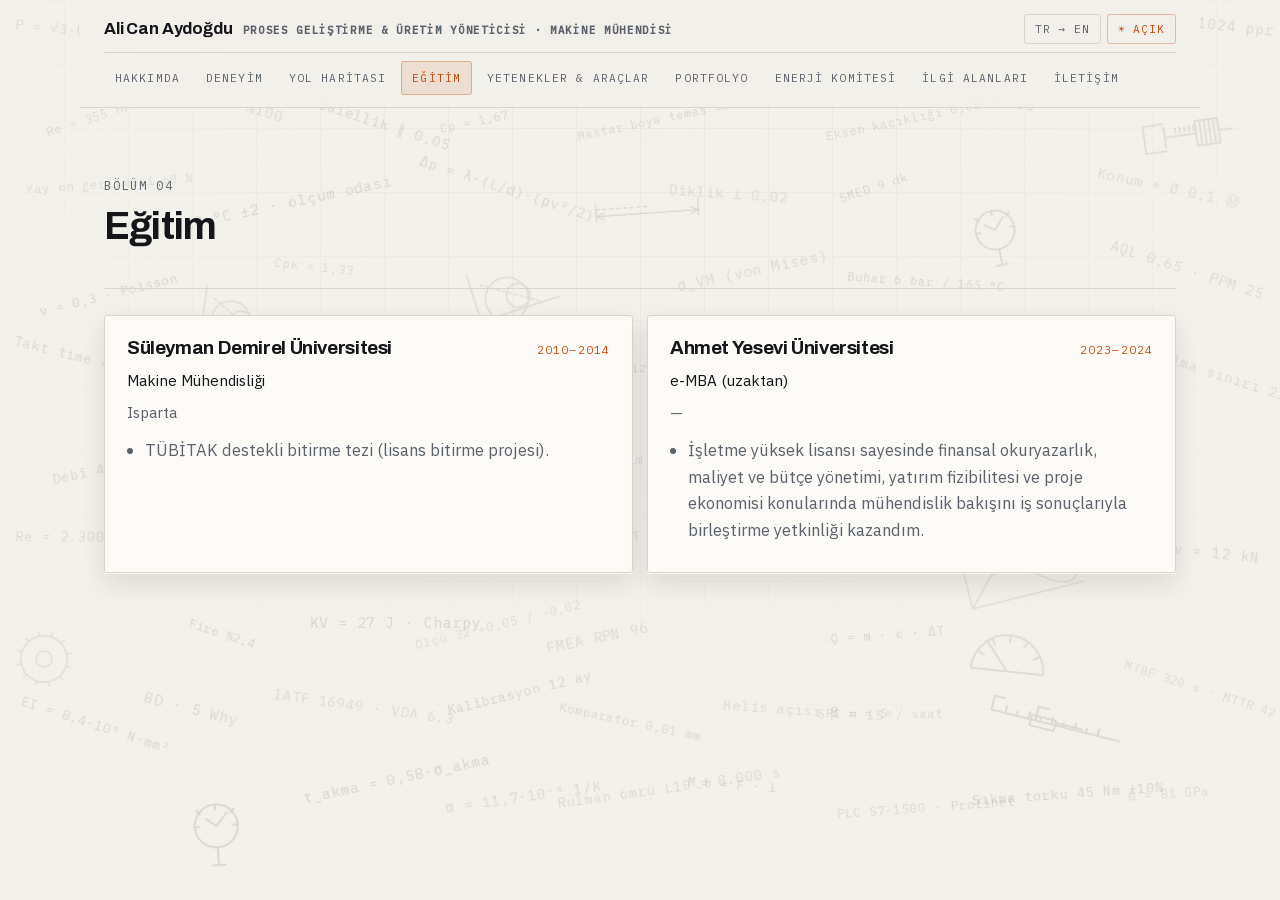
<file: egitim/index.html>
<!DOCTYPE html><!--kDsZsXUJKU2fgMjMszYcp--><html lang="tr" data-tema="karanlik"><head><meta charSet="utf-8"/><meta name="viewport" content="width=device-width, initial-scale=1"/><link rel="preload" href="/_next/static/media/1a4aa50920b5315c-s.p.woff2" as="font" crossorigin="" type="font/woff2"/><link rel="preload" href="/_next/static/media/23d669af23d19c95-s.p.woff2" as="font" crossorigin="" type="font/woff2"/><link rel="preload" href="/_next/static/media/26d4368bf94c0ec4-s.p.woff2" as="font" crossorigin="" type="font/woff2"/><link rel="preload" href="/_next/static/media/2801417b65625cf5-s.p.woff2" as="font" crossorigin="" type="font/woff2"/><link rel="preload" href="/_next/static/media/92eeb95d069020cc-s.p.woff2" as="font" crossorigin="" type="font/woff2"/><link rel="preload" href="/_next/static/media/98e207f02528a563-s.p.woff2" as="font" crossorigin="" type="font/woff2"/><link rel="preload" href="/_next/static/media/99dcf268bda04fe5-s.p.woff2" as="font" crossorigin="" type="font/woff2"/><link rel="preload" href="/_next/static/media/d3ebbfd689654d3a-s.p.woff2" as="font" crossorigin="" type="font/woff2"/><link rel="stylesheet" href="/_next/static/css/13d49edf3a3dac45.css" data-precedence="next"/><link rel="preload" as="script" fetchPriority="low" href="/_next/static/chunks/webpack-0aae440acfa3b4bb.js"/><script src="/_next/static/chunks/4bd1b696-c023c6e3521b1417.js" async=""></script><script src="/_next/static/chunks/255-a7ba4d37dca2f1fa.js" async=""></script><script src="/_next/static/chunks/main-app-0b90527b60f380eb.js" async=""></script><script src="/_next/static/chunks/176-c4a8215ca4d82670.js" async=""></script><script src="/_next/static/chunks/206-6b23e77110c1c0a1.js" async=""></script><script src="/_next/static/chunks/app/layout-c74ab268e3fa7f1e.js" async=""></script><script src="/_next/static/chunks/app/not-found-e77cf2601d619c3d.js" async=""></script><script src="/_next/static/chunks/391-8bb4026522bc59e2.js" async=""></script><script src="/_next/static/chunks/app/%5Bbolum%5D/page-40e4bf71bd57f605.js" async=""></script><meta name="next-size-adjust" content=""/><meta name="theme-color" media="(prefers-color-scheme: dark)" content="#0c0e11"/><meta name="theme-color" media="(prefers-color-scheme: light)" content="#f2f0ea"/><title>Ali Can Aydoğdu — Proses Geliştirme &amp; Üretim Yöneticisi · Makine Mühendisi</title><meta name="description" content="11 yıllık otomotiv deneyimi: proses optimizasyonu, üretim yönetimi ve özel makine tasarımı. Robotik otomasyon hatları, fabrika kurulumları ve güneş enerji santrali projeleri."/><meta name="application-name" content="Ali Can Aydoğdu — CV"/><meta name="author" content="Ali Can Aydoğdu"/><meta name="keywords" content="makine mühendisi,mechanical engineer,proses geliştirme,üretim yönetimi,otomotiv,CAPEX,robotik otomasyon,Bursa,CV,özgeçmiş"/><meta name="robots" content="index, follow"/><meta property="og:title" content="Ali Can Aydoğdu — Proses Geliştirme &amp; Üretim Yöneticisi · Makine Mühendisi"/><meta property="og:description" content="11 yıllık otomotiv deneyimi: proses optimizasyonu, üretim yönetimi ve özel makine tasarımı. Robotik otomasyon hatları, fabrika kurulumları ve güneş enerji santrali projeleri."/><meta property="og:url" content="https://alican-aydogdu.github.io/"/><meta property="og:site_name" content="Ali Can Aydoğdu"/><meta property="og:locale" content="tr_TR"/><meta property="og:image" content="https://alican-aydogdu.github.io/og.jpg"/><meta property="og:image:width" content="1200"/><meta property="og:image:height" content="630"/><meta property="og:image:alt" content="Ali Can Aydoğdu — Proses Geliştirme &amp; Üretim Yöneticisi · Makine Mühendisi"/><meta property="og:locale:alternate" content="en_US"/><meta property="og:type" content="profile"/><meta name="twitter:card" content="summary_large_image"/><meta name="twitter:title" content="Ali Can Aydoğdu — Proses Geliştirme &amp; Üretim Yöneticisi · Makine Mühendisi"/><meta name="twitter:description" content="11 yıllık otomotiv deneyimi: proses optimizasyonu, üretim yönetimi ve özel makine tasarımı. Robotik otomasyon hatları, fabrika kurulumları ve güneş enerji santrali projeleri."/><meta name="twitter:image" content="https://alican-aydogdu.github.io/og.jpg"/><link rel="icon" href="/favicon.svg"/><script src="/_next/static/chunks/polyfills-42372ed130431b0a.js" noModule=""></script></head><body class="__variable_29571e __variable_7dcaba __variable_6cf36b"><div hidden=""><!--$--><!--/$--></div><div class="sembol-katmani" aria-hidden="true"><span class="sembol sembol--genis" style="left:62.6%;top:12.1%;transform:rotate(-12deg) scale(0.8);opacity:0.11399999999999999"><span class="sembol-metin">Eksen kaçıklığı 0,02 mm</span></span><span class="sembol" style="left:87%;top:41.3%;transform:rotate(18deg) scale(0.93);opacity:0.10200000000000001"><span class="sembol-metin">Yorfulma sınırı 210 N/mm²</span></span><span class="sembol sembol--genis" style="left:12.5%;top:2.8%;transform:rotate(-8deg) scale(0.83);opacity:0.132"><span class="sembol-metin">Ra 0,8 · Rz 4</span></span><span class="sembol" style="left:22.8%;top:12.5%;transform:rotate(18deg) scale(0.93);opacity:0.126"><span class="sembol-metin">Paralellik ∥ 0,05</span></span><span class="sembol sembol--genis" style="left:0.5%;top:38.6%;transform:rotate(14deg) scale(0.91);opacity:0.11399999999999999"><span class="sembol-metin">Takt time 48 s</span></span><span class="sembol" style="left:87.4%;top:87.2%;transform:rotate(-4deg) scale(0.82);opacity:0.108"><span class="sembol-metin">G = 81 GPa</span></span><span class="sembol sembol--genis" style="left:30.8%;top:68.4%;transform:rotate(-14deg) scale(0.82);opacity:0.096"><span class="sembol-metin">Ölçü 32 +0,05 / −0,02</span></span><span class="sembol" style="left:23.2%;top:85.6%;transform:rotate(-12deg) scale(0.96);opacity:0.132"><span class="sembol-metin">τ_akma = 0,58·σ_akma</span></span><span class="sembol sembol--genis" style="left:0.5%;top:58.7%;transform:rotate(0deg) scale(0.91);opacity:0.10200000000000001"><span class="sembol-metin">Re = 2.300 · laminer</span></span><span class="sembol" style="left:75.3%;top:40.3%;transform:rotate(-14deg) scale(0.9);opacity:0.10200000000000001"><span class="sembol-metin">Temas oranı ε_α = 1,6</span></span><span class="sembol sembol--genis" style="left:44.7%;top:21.4%;transform:rotate(-4deg) scale(0.8);opacity:0.126"><svg viewBox="0 0 140 30" width="150" height="32" fill="none" stroke="currentColor" stroke-width="1.4" stroke-linecap="round" stroke-linejoin="round"><path d="M10 6 V26"></path><path d="M130 6 V26"></path><path d="M10 20 H130"></path><path d="M19 16 L10 20 L19 24"></path><path d="M121 16 L130 20 L121 24"></path><path d="M10 12 H70" stroke-dasharray="4 4"></path></svg></span><span class="sembol" style="left:85.3%;top:19.9%;transform:rotate(12deg) scale(0.95);opacity:0.096"><span class="sembol-metin">Konum ⌖ Ø 0,1 Ⓜ</span></span><span class="sembol sembol--genis" style="left:33.6%;top:12.5%;transform:rotate(-12deg) scale(0.79);opacity:0.126"><span class="sembol-metin">Cp = 1,67</span></span><span class="sembol" style="left:63.8%;top:88.8%;transform:rotate(-4deg) scale(0.82);opacity:0.12"><span class="sembol-metin">PLC S7-1500 · Profinet</span></span><span class="sembol sembol--genis" style="left:22.1%;top:0.7%;transform:rotate(0deg) scale(0.87);opacity:0.132"><span class="sembol-metin">Modül m = 2 · z₁ = 17</span></span><span class="sembol" style="left:66.4%;top:0.8%;transform:rotate(18deg) scale(0.8);opacity:0.126"><span class="sembol-metin">k = 2.400 W/m²K</span></span><span class="sembol sembol--genis" style="left:14%;top:21.5%;transform:rotate(-12deg) scale(0.97);opacity:0.132"><span class="sembol-metin">20 °C ±2 · ölçüm odası</span></span><span class="sembol" style="left:10.6%;top:58.2%;transform:rotate(12deg) scale(0.82);opacity:0.11399999999999999"><span class="sembol-metin">Kanban kart sayısı 14</span></span><span class="sembol sembol--genis" style="left:34.6%;top:28.5%;transform:rotate(-18deg) scale(0.98);opacity:0.108"><svg viewBox="0 0 120 70" width="120" height="72" fill="none" stroke="currentColor" stroke-width="1.4" stroke-linecap="round" stroke-linejoin="round"><path d="M8 56 H114"></path><path d="M30 6 V62"></path><circle cx="62" cy="42" r="22"></circle><circle cx="74" cy="42" r="12"></circle><path d="M40 20 L96 56" stroke-dasharray="3 3"></path></svg></span><span class="sembol" style="left:45.3%;top:50.1%;transform:rotate(0deg) scale(0.86);opacity:0.126"><span class="sembol-metin">Çevrim süresi 42 s</span></span><span class="sembol sembol--genis" style="left:66.7%;top:39.6%;transform:rotate(6deg) scale(0.88);opacity:0.10200000000000001"><span class="sembol-metin">τ = F / A</span></span><span class="sembol" style="left:74.2%;top:60.5%;transform:rotate(-14deg) scale(0.93);opacity:0.096"><svg viewBox="0 0 140 60" width="140" height="62" fill="none" stroke="currentColor" stroke-width="1.4" stroke-linecap="round" stroke-linejoin="round"><path d="M12 8 V52 H136"></path><path d="M12 52 L40 22"></path><path d="M40 22 C46 21 52 20 58 21"></path><path d="M58 21 C74 24 86 30 96 38"></path><path d="M96 38 C104 44 110 47 116 48"></path><path d="M116 48 C122 49 128 46 132 40"></path><path d="M40 22 H44" stroke-dasharray="3 3"></path></svg></span><span class="sembol sembol--genis" style="left:34%;top:76%;transform:rotate(-14deg) scale(0.88);opacity:0.132"><span class="sembol-metin">Kalibrasyon 12 ay</span></span><span class="sembol" style="left:85.8%;top:76%;transform:rotate(18deg) scale(0.8);opacity:0.10200000000000001"><span class="sembol-metin">MTBF 320 s · MTTR 42 dk</span></span><span class="sembol sembol--genis" style="left:83.7%;top:47.3%;transform:rotate(-4deg) scale(0.86);opacity:0.12"><span class="sembol-metin">σ-ε eğrisi</span></span><span class="sembol" style="left:63.4%;top:59%;transform:rotate(-14deg) scale(0.8);opacity:0.126"><span class="sembol-metin">I = 12,4 A · U = 400 V</span></span><span class="sembol sembol--genis" style="left:75.5%;top:49.1%;transform:rotate(0deg) scale(0.82);opacity:0.126"><span class="sembol-metin">τ = 16·T / (π·d³)</span></span><span class="sembol" style="left:42.6%;top:86.5%;transform:rotate(-8deg) scale(0.91);opacity:0.108"><span class="sembol-metin">Rulman ömrü L10 = 8.000 s</span></span><span class="sembol sembol--genis" style="left:43.2%;top:12.3%;transform:rotate(-12deg) scale(0.78);opacity:0.12"><span class="sembol-metin">Mastar boya temas %80</span></span><span class="sembol" style="left:3.4%;top:51%;transform:rotate(-12deg) scale(0.89);opacity:0.12"><span class="sembol-metin">Debi 42 m³/sa</span></span><span class="sembol sembol--genis" style="left:42.4%;top:69.9%;transform:rotate(-12deg) scale(0.96);opacity:0.108"><span class="sembol-metin">FMEA RPN 96</span></span><span class="sembol" style="left:31.9%;top:20%;transform:rotate(18deg) scale(0.92);opacity:0.12"><span class="sembol-metin">Δp = λ·(L/d)·(ρv²/2)</span></span><span class="sembol sembol--genis" style="left:13.9%;top:69.4%;transform:rotate(18deg) scale(0.78);opacity:0.132"><span class="sembol-metin">Fire %2,4</span></span><span class="sembol" style="left:12%;top:50.7%;transform:rotate(-12deg) scale(0.97);opacity:0.10200000000000001"><span class="sembol-metin">σ_em = 140 N/mm²</span></span><span class="sembol sembol--genis" style="left:0.5%;top:2.6%;transform:rotate(6deg) scale(0.89);opacity:0.108"><span class="sembol-metin">P = √3·U·I·cos φ</span></span><span class="sembol" style="left:53%;top:86.2%;transform:rotate(4deg) scale(0.82);opacity:0.126"><span class="sembol-metin">M_b = F · l</span></span><span class="sembol sembol--genis" style="left:23.9%;top:68.2%;transform:rotate(0deg) scale(0.96);opacity:0.132"><span class="sembol-metin">KV = 27 J · Charpy</span></span><span class="sembol" style="left:62.6%;top:78.3%;transform:rotate(0deg) scale(0.79);opacity:0.108"><span class="sembol-metin">SPC n = 5 / saat</span></span><span class="sembol sembol--genis" style="left:34.1%;top:39.9%;transform:rotate(0deg) scale(0.81);opacity:0.11399999999999999"><span class="sembol-metin">Çevrim oranı i = 2,4</span></span><span class="sembol" style="left:64.8%;top:19.9%;transform:rotate(-18deg) scale(0.8);opacity:0.126"><span class="sembol-metin">SMED 9 dk</span></span><span class="sembol sembol--genis" style="left:55.8%;top:78%;transform:rotate(4deg) scale(0.9);opacity:0.10200000000000001"><span class="sembol-metin">Helis açısı β = 15°</span></span><span class="sembol" style="left:22%;top:37.6%;transform:rotate(4deg) scale(0.96);opacity:0.132"><span class="sembol-metin">k = F / δ</span></span><span class="sembol sembol--genis" style="left:24.4%;top:56.8%;transform:rotate(4deg) scale(0.82);opacity:0.10200000000000001"><span class="sembol-metin">Güvenlik katsayısı n = 2,5</span></span><span class="sembol" style="left:12.5%;top:10%;transform:rotate(18deg) scale(0.96);opacity:0.11399999999999999"><span class="sembol-metin">EOL test %100</span></span><span class="sembol sembol--genis" style="left:13.8%;top:88.4%;transform:rotate(-4deg) scale(0.95);opacity:0.132"><svg viewBox="0 0 60 60" width="80" height="80" fill="none" stroke="currentColor" stroke-width="1.4" stroke-linecap="round" stroke-linejoin="round"><circle cx="30" cy="22" r="17"></circle><path d="M30 5 L30 9"></path><path d="M45 9 L42 12"></path><path d="M15 9 L18 12"></path><path d="M47 22 L43 22"></path><path d="M13 22 L17 22"></path><path d="M30 22 L39 12"></path><path d="M30 22 L22 16"></path><path d="M30 39 V53"></path><path d="M25 53 H35"></path></svg></span><span class="sembol" style="left:2.6%;top:12.1%;transform:rotate(-18deg) scale(0.82);opacity:0.108"><span class="sembol-metin">Re = 355 MPa</span></span><span class="sembol sembol--genis" style="left:76.3%;top:77.4%;transform:rotate(14deg) scale(0.95);opacity:0.132"><svg viewBox="0 0 120 40" width="150" height="50" fill="none" stroke="currentColor" stroke-width="1.4" stroke-linecap="round" stroke-linejoin="round"><path d="M8 22 H112"></path><path d="M20 22 V16"></path><path d="M30 22 V18.5"></path><path d="M40 22 V16"></path><path d="M50 22 V18.5"></path><path d="M60 22 V16"></path><path d="M70 22 V18.5"></path><path d="M80 22 V16"></path><path d="M90 22 V18.5"></path><path d="M100 22 V16"></path><path d="M8 22 V10 H17"></path><path d="M46 22 V10 H55"></path><path d="M42 18 H63 V27 H42 Z"></path><path d="M112 22 H119"></path><path d="M63 20 H86"></path></svg></span><span class="sembol" style="left:31.8%;top:0.5%;transform:rotate(6deg) scale(0.8);opacity:0.132"><span class="sembol-metin">C/P = 6,2</span></span><span class="sembol sembol--genis" style="left:51.9%;top:0.9%;transform:rotate(-4deg) scale(0.94);opacity:0.11399999999999999"><span class="sembol-metin">cos φ = 0,92</span></span><span class="sembol" style="left:63.9%;top:69.5%;transform:rotate(-4deg) scale(0.82);opacity:0.126"><span class="sembol-metin">Q = m · c · ΔT</span></span><span class="sembol sembol--genis" style="left:52.6%;top:29.1%;transform:rotate(-12deg) scale(0.97);opacity:0.108"><span class="sembol-metin">σ_VM (von Mises)</span></span><span class="sembol" style="left:11.1%;top:77.8%;transform:rotate(14deg) scale(0.98);opacity:0.12"><span class="sembol-metin">8D · 5 Why</span></span><span class="sembol sembol--genis" style="left:53.2%;top:8.7%;transform:rotate(0deg) scale(0.82);opacity:0.108"><span class="sembol-metin">σ = M / W</span></span><span class="sembol" style="left:51.9%;top:20.6%;transform:rotate(4deg) scale(0.93);opacity:0.108"><span class="sembol-metin">Diklik ⊥ 0,02</span></span><span class="sembol sembol--genis" style="left:74.8%;top:22.1%;transform:rotate(-12deg) scale(0.86);opacity:0.12"><svg viewBox="0 0 60 60" width="80" height="80" fill="none" stroke="currentColor" stroke-width="1.4" stroke-linecap="round" stroke-linejoin="round"><circle cx="30" cy="22" r="17"></circle><path d="M30 5 L30 9"></path><path d="M45 9 L42 12"></path><path d="M15 9 L18 12"></path><path d="M47 22 L43 22"></path><path d="M13 22 L17 22"></path><path d="M30 22 L39 12"></path><path d="M30 22 L22 16"></path><path d="M30 39 V53"></path><path d="M25 53 H35"></path></svg></span><span class="sembol" style="left:31.5%;top:56.8%;transform:rotate(8deg) scale(0.78);opacity:0.132"><span class="sembol-metin">X̄-R kontrol kartı</span></span><span class="sembol sembol--genis" style="left:75.3%;top:69.1%;transform:rotate(6deg) scale(0.93);opacity:0.10200000000000001"><svg viewBox="0 0 60 40" width="90" height="60" fill="none" stroke="currentColor" stroke-width="1.4" stroke-linecap="round" stroke-linejoin="round"><path d="M4 34 A26 26 0 0 1 56 34"></path><path d="M4 34 H56"></path><path d="M7.5 21.0 L11.8 23.5"></path><path d="M17.0 11.5 L19.5 15.8"></path><path d="M30.0 8.0 L30.0 13.0"></path><path d="M43.0 11.5 L40.5 15.8"></path><path d="M52.5 21.0 L48.2 23.5"></path><path d="M30 34 L14 14"></path></svg></span><span class="sembol" style="left:11.2%;top:37.7%;transform:rotate(14deg) scale(0.96);opacity:0.12"><svg viewBox="0 0 80 80" width="76" height="76" fill="none" stroke="currentColor" stroke-width="1.4" stroke-linecap="round" stroke-linejoin="round"><circle cx="40" cy="40" r="30"></circle><circle cx="40" cy="40" r="20"></circle><circle cx="40" cy="40" r="11"></circle><circle cx="65.0" cy="40.0" r="3.4"></circle><circle cx="57.7" cy="57.7" r="3.4"></circle><circle cx="40.0" cy="65.0" r="3.4"></circle><circle cx="22.3" cy="57.7" r="3.4"></circle><circle cx="15.0" cy="40.0" r="3.4"></circle><circle cx="22.3" cy="22.3" r="3.4"></circle><circle cx="40.0" cy="15.0" r="3.4"></circle><circle cx="57.7" cy="22.3" r="3.4"></circle></svg></span><span class="sembol sembol--genis" style="left:84.8%;top:60%;transform:rotate(6deg) scale(0.96);opacity:0.12"><span class="sembol-metin">Ön yük F_v = 12 kN</span></span><span class="sembol" style="left:74.2%;top:10.2%;transform:rotate(8deg) scale(0.92);opacity:0.12"><span class="sembol-metin">OEE = %86</span></span><span class="sembol sembol--genis" style="left:20.7%;top:77.5%;transform:rotate(8deg) scale(0.92);opacity:0.10200000000000001"><span class="sembol-metin">IATF 16949 · VDA 6.3</span></span><span class="sembol" style="left:86.2%;top:29%;transform:rotate(18deg) scale(0.95);opacity:0.108"><span class="sembol-metin">AQL 0,65 · PPM 25</span></span><span class="sembol sembol--genis" style="left:21.4%;top:48.7%;transform:rotate(-14deg) scale(0.9);opacity:0.108"><span class="sembol-metin">PPAP seviye 3 · APQP</span></span><span class="sembol" style="left:74.9%;top:87.2%;transform:rotate(-4deg) scale(0.88);opacity:0.132"><span class="sembol-metin">Sıkma torku 45 Nm ±10%</span></span><span class="sembol sembol--genis" style="left:87.4%;top:11.8%;transform:rotate(-8deg) scale(0.91);opacity:0.108"><svg viewBox="0 0 120 44" width="150" height="55" fill="none" stroke="currentColor" stroke-width="1.4" stroke-linecap="round" stroke-linejoin="round"><path d="M34 10 H16 V34 H34"></path><path d="M34 13 V31"></path><path d="M34 22 H62"></path><path d="M62 11 H82 V33 H62 Z"></path><path d="M66 11 V33"></path><path d="M70 11 V33"></path><path d="M74 11 V33"></path><path d="M78 11 V33"></path><path d="M82 22 H94"></path><path d="M44 15 V19"></path><path d="M48 15 V19"></path><path d="M52 15 V19"></path><path d="M56 15 V19"></path><path d="M60 15 V19"></path></svg></span><span class="sembol" style="left:64.6%;top:30.3%;transform:rotate(4deg) scale(0.8);opacity:0.132"><span class="sembol-metin">Buhar 6 bar / 165 °C</span></span><span class="sembol sembol--genis" style="left:0.5%;top:19.4%;transform:rotate(-4deg) scale(0.81);opacity:0.096"><span class="sembol-metin">Yay ön gerilmesi 60 N</span></span><span class="sembol" style="left:42.3%;top:58.5%;transform:rotate(-12deg) scale(0.87);opacity:0.126"><span class="sembol-metin">d ≥ ∛(16·T / π·τ_em)</span></span><span class="sembol sembol--genis" style="left:54.3%;top:49.9%;transform:rotate(8deg) scale(0.88);opacity:0.10200000000000001"><svg viewBox="0 0 120 40" width="150" height="50" fill="none" stroke="currentColor" stroke-width="1.4" stroke-linecap="round" stroke-linejoin="round"><path d="M8 22 H112"></path><path d="M20 22 V16"></path><path d="M30 22 V18.5"></path><path d="M40 22 V16"></path><path d="M50 22 V18.5"></path><path d="M60 22 V16"></path><path d="M70 22 V18.5"></path><path d="M80 22 V16"></path><path d="M90 22 V18.5"></path><path d="M100 22 V16"></path><path d="M8 22 V10 H17"></path><path d="M46 22 V10 H55"></path><path d="M42 18 H63 V27 H42 Z"></path><path d="M112 22 H119"></path><path d="M63 20 H86"></path></svg></span><span class="sembol" style="left:0.5%;top:69%;transform:rotate(-12deg) scale(0.94);opacity:0.10200000000000001"><svg viewBox="0 0 80 80" width="76" height="76" fill="none" stroke="currentColor" stroke-width="1.4" stroke-linecap="round" stroke-linejoin="round"><circle cx="40" cy="40" r="26"></circle><circle cx="40" cy="40" r="9"></circle><path d="M66.0 40.0 L71.0 40.0"></path><path d="M62.5 53.0 L66.8 55.5"></path><path d="M53.0 62.5 L55.5 66.8"></path><path d="M40.0 66.0 L40.0 71.0"></path><path d="M27.0 62.5 L24.5 66.8"></path><path d="M17.5 53.0 L13.2 55.5"></path><path d="M14.0 40.0 L9.0 40.0"></path><path d="M17.5 27.0 L13.2 24.5"></path><path d="M27.0 17.5 L24.5 13.2"></path><path d="M40.0 14.0 L40.0 9.0"></path><path d="M53.0 17.5 L55.5 13.2"></path><path d="M62.5 27.0 L66.8 24.5"></path></svg></span><span class="sembol sembol--genis" style="left:0.5%;top:79.6%;transform:rotate(18deg) scale(0.87);opacity:0.12"><span class="sembol-metin">EI = 8,4·10⁶ N·mm²</span></span><span class="sembol" style="left:42.3%;top:79.2%;transform:rotate(12deg) scale(0.81);opacity:0.11399999999999999"><span class="sembol-metin">Komparatör 0,01 mm</span></span><span class="sembol sembol--genis" style="left:1.9%;top:31.8%;transform:rotate(-14deg) scale(0.84);opacity:0.132"><span class="sembol-metin">ν = 0,3 · Poisson</span></span><span class="sembol" style="left:87.4%;top:1.5%;transform:rotate(6deg) scale(0.96);opacity:0.11399999999999999"><span class="sembol-metin">Encoder 1024 ppr</span></span><span class="sembol sembol--genis" style="left:34.3%;top:87.6%;transform:rotate(-8deg) scale(0.93);opacity:0.11399999999999999"><span class="sembol-metin">α = 11,7·10⁻⁶ 1/K</span></span><span class="sembol" style="left:64.3%;top:50%;transform:rotate(14deg) scale(0.84);opacity:0.132"><span class="sembol-metin">A% = 22 · süneklik</span></span><span class="sembol sembol--genis" style="left:43.5%;top:39.9%;transform:rotate(0deg) scale(0.87);opacity:0.126"><span class="sembol-metin">Kayış hızı v = 12 m/s</span></span><span class="sembol" style="left:42.5%;top:0.5%;transform:rotate(4deg) scale(0.96);opacity:0.096"><svg viewBox="0 0 80 80" width="76" height="76" fill="none" stroke="currentColor" stroke-width="1.4" stroke-linecap="round" stroke-linejoin="round"><circle cx="40" cy="40" r="30"></circle><circle cx="40" cy="40" r="20"></circle><circle cx="40" cy="40" r="11"></circle><circle cx="65.0" cy="40.0" r="3.4"></circle><circle cx="57.7" cy="57.7" r="3.4"></circle><circle cx="40.0" cy="65.0" r="3.4"></circle><circle cx="22.3" cy="57.7" r="3.4"></circle><circle cx="15.0" cy="40.0" r="3.4"></circle><circle cx="22.3" cy="22.3" r="3.4"></circle><circle cx="40.0" cy="15.0" r="3.4"></circle><circle cx="57.7" cy="22.3" r="3.4"></circle></svg></span><span class="sembol sembol--genis" style="left:20.7%;top:28.7%;transform:rotate(6deg) scale(0.81);opacity:0.10200000000000001"><span class="sembol-metin">Cpk = 1,33</span></span><span class="sembol" style="left:73.2%;top:0.6%;transform:rotate(18deg) scale(0.87);opacity:0.096"><span class="sembol-metin">δ = F·l³ / (3·E·I)</span></span><span class="sembol sembol--genis" style="left:52.7%;top:39.1%;transform:rotate(-14deg) scale(0.97);opacity:0.096"><span class="sembol-metin">λ = 45 W/m·K</span></span><span class="sembol" style="left:13.3%;top:30.9%;transform:rotate(8deg) scale(0.88);opacity:0.108"><svg viewBox="0 0 120 70" width="120" height="72" fill="none" stroke="currentColor" stroke-width="1.4" stroke-linecap="round" stroke-linejoin="round"><path d="M8 56 H114"></path><path d="M30 6 V62"></path><circle cx="62" cy="42" r="22"></circle><circle cx="74" cy="42" r="12"></circle><path d="M40 20 L96 56" stroke-dasharray="3 3"></path></svg></span></div><div class="kabuk"><header class="ustbar"><a class="marka" href="/">Ali Can Aydoğdu<span>Proses Geliştirme &amp; Üretim Yöneticisi · Makine Mühendisi</span></a><nav class="ust-nav" aria-label="Bölümler"><a data-aktif="0" href="/hakkimda/">Hakkımda</a><a data-aktif="0" href="/deneyim/">Deneyim</a><a data-aktif="0" href="/yol-haritasi/">Yol Haritası</a><a data-aktif="1" href="/egitim/">Eğitim</a><a data-aktif="0" href="/yetenekler/">Yetenekler &amp; Araçlar</a><a data-aktif="0" href="/portfolyo/">Portfolyo</a><a data-aktif="0" href="/enerji/">Enerji Komitesi</a><a data-aktif="0" href="/ilgi/">İlgi Alanları</a><a data-aktif="0" href="/iletisim/">İletişim</a></nav><div class="anahtarlar"><button type="button" class="anahtar" data-acik="0" aria-label="Dili değiştir (TR → EN)">TR → EN</button><button type="button" class="anahtar" data-acik="0" aria-label="Temayı değiştir">☾ Koyu</button></div></header><main><section class="sayfa-giris"><div class="sayfa-basligi"><div><span class="mono">Bölüm<!-- --> <!-- -->04</span><h2>Eğitim</h2></div></div><div class="izgara izgara-2"><div class="kart" style="opacity:0;transform:translateY(16px)"><div class="kart-baslik"><h3>Süleyman Demirel Üniversitesi</h3><span class="kod">2010<!-- -->—<!-- -->2014</span></div><p style="color:var(--renk-metin)">Makine Mühendisliği</p><p style="margin-top:8px">Isparta</p><ul class="maddeler"><li>TÜBİTAK destekli bitirme tezi (lisans bitirme projesi).</li></ul></div><div class="kart" style="opacity:0;transform:translateY(16px)"><div class="kart-baslik"><h3>Ahmet Yesevi Üniversitesi</h3><span class="kod">2023<!-- -->—<!-- -->2024</span></div><p style="color:var(--renk-metin)">e-MBA (uzaktan)</p><p style="margin-top:8px">—</p><ul class="maddeler"><li>İşletme yüksek lisansı sayesinde finansal okuryazarlık, maliyet ve bütçe yönetimi, yatırım fizibilitesi ve proje ekonomisi konularında mühendislik bakışını iş sonuçlarıyla birleştirme yetkinliği kazandım.</li></ul></div></div></section><!--$--><!--/$--></main></div><script src="/_next/static/chunks/webpack-0aae440acfa3b4bb.js" id="_R_" async=""></script><script>(self.__next_f=self.__next_f||[]).push([0])</script><script>self.__next_f.push([1,"1:\"$Sreact.fragment\"\n2:I[206,[\"176\",\"static/chunks/176-c4a8215ca4d82670.js\",\"206\",\"static/chunks/206-6b23e77110c1c0a1.js\",\"177\",\"static/chunks/app/layout-c74ab268e3fa7f1e.js\"],\"Saglayici\"]\n49:I[7150,[],\"\"]\n:HL[\"/_next/static/media/1a4aa50920b5315c-s.p.woff2\",\"font\",{\"crossOrigin\":\"\",\"type\":\"font/woff2\"}]\n:HL[\"/_next/static/media/23d669af23d19c95-s.p.woff2\",\"font\",{\"crossOrigin\":\"\",\"type\":\"font/woff2\"}]\n:HL[\"/_next/static/media/26d4368bf94c0ec4-s.p.woff2\",\"font\",{\"crossOrigin\":\"\",\"type\":\"font/woff2\"}]\n:HL[\"/_next/static/media/2801417b65625cf5-s.p.woff2\",\"font\",{\"crossOrigin\":\"\",\"type\":\"font/woff2\"}]\n:HL[\"/_next/static/media/92eeb95d069020cc-s.p.woff2\",\"font\",{\"crossOrigin\":\"\",\"type\":\"font/woff2\"}]\n:HL[\"/_next/static/media/98e207f02528a563-s.p.woff2\",\"font\",{\"crossOrigin\":\"\",\"type\":\"font/woff2\"}]\n:HL[\"/_next/static/media/99dcf268bda04fe5-s.p.woff2\",\"font\",{\"crossOrigin\":\"\",\"type\":\"font/woff2\"}]\n:HL[\"/_next/static/media/d3ebbfd689654d3a-s.p.woff2\",\"font\",{\"crossOrigin\":\"\",\"type\":\"font/woff2\"}]\n:HL[\"/_next/static/css/13d49edf3a3dac45.css\",\"style\"]\n"])</script><script>self.__next_f.push([1,"0:{\"P\":null,\"b\":\"kDsZsXUJKU2fgMjMszYcp\",\"p\":\"\",\"c\":[\"\",\"egitim\",\"\"],\"i\":false,\"f\":[[[\"\",{\"children\":[[\"bolum\",\"egitim\",\"d\"],{\"children\":[\"__PAGE__\",{}]}]},\"$undefined\",\"$undefined\",true],[\"\",[\"$\",\"$1\",\"c\",{\"children\":[[[\"$\",\"link\",\"0\",{\"rel\":\"stylesheet\",\"href\":\"/_next/static/css/13d49edf3a3dac45.css\",\"precedence\":\"next\",\"crossOrigin\":\"$undefined\",\"nonce\":\"$undefined\"}]],[\"$\",\"html\",null,{\"lang\":\"tr\",\"data-tema\":\"karanlik\",\"suppressHydrationWarning\":true,\"children\":[\"$\",\"body\",null,{\"className\":\"__variable_29571e __variable_7dcaba __variable_6cf36b\",\"children\":[\"$\",\"$L2\",null,{\"children\":[[\"$\",\"div\",null,{\"className\":\"sembol-katmani\",\"aria-hidden\":\"true\",\"children\":[[\"$\",\"span\",\"0\",{\"className\":\"sembol sembol--genis\",\"style\":{\"left\":\"62.6%\",\"top\":\"12.1%\",\"transform\":\"rotate(-12deg) scale(0.8)\",\"opacity\":0.11399999999999999},\"children\":[\"$\",\"span\",null,{\"className\":\"sembol-metin\",\"children\":\"Eksen kaçıklığı 0,02 mm\"}]}],[\"$\",\"span\",\"1\",{\"className\":\"sembol\",\"style\":{\"left\":\"87%\",\"top\":\"41.3%\",\"transform\":\"rotate(18deg) scale(0.93)\",\"opacity\":0.10200000000000001},\"children\":[\"$\",\"span\",null,{\"className\":\"sembol-metin\",\"children\":\"Yorfulma sınırı 210 N/mm²\"}]}],[\"$\",\"span\",\"2\",{\"className\":\"sembol sembol--genis\",\"style\":{\"left\":\"12.5%\",\"top\":\"2.8%\",\"transform\":\"rotate(-8deg) scale(0.83)\",\"opacity\":0.132},\"children\":[\"$\",\"span\",null,{\"className\":\"sembol-metin\",\"children\":\"Ra 0,8 · Rz 4\"}]}],[\"$\",\"span\",\"3\",{\"className\":\"sembol\",\"style\":{\"left\":\"22.8%\",\"top\":\"12.5%\",\"transform\":\"rotate(18deg) scale(0.93)\",\"opacity\":0.126},\"children\":[\"$\",\"span\",null,{\"className\":\"sembol-metin\",\"children\":\"Paralellik ∥ 0,05\"}]}],[\"$\",\"span\",\"4\",{\"className\":\"sembol sembol--genis\",\"style\":{\"left\":\"0.5%\",\"top\":\"38.6%\",\"transform\":\"rotate(14deg) scale(0.91)\",\"opacity\":0.11399999999999999},\"children\":[\"$\",\"span\",null,{\"className\":\"sembol-metin\",\"children\":\"Takt time 48 s\"}]}],[\"$\",\"span\",\"5\",{\"className\":\"sembol\",\"style\":{\"left\":\"87.4%\",\"top\":\"87.2%\",\"transform\":\"rotate(-4deg) scale(0.82)\",\"opacity\":0.108},\"children\":[\"$\",\"span\",null,{\"className\":\"sembol-metin\",\"children\":\"G = 81 GPa\"}]}],[\"$\",\"span\",\"6\",{\"className\":\"sembol sembol--genis\",\"style\":{\"left\":\"30.8%\",\"top\":\"68.4%\",\"transform\":\"rotate(-14deg) scale(0.82)\",\"opacity\":0.096},\"children\":[\"$\",\"span\",null,{\"className\":\"sembol-metin\",\"children\":\"Ölçü 32 +0,05 / −0,02\"}]}],[\"$\",\"span\",\"7\",{\"className\":\"sembol\",\"style\":{\"left\":\"23.2%\",\"top\":\"85.6%\",\"transform\":\"rotate(-12deg) scale(0.96)\",\"opacity\":0.132},\"children\":[\"$\",\"span\",null,{\"className\":\"sembol-metin\",\"children\":\"τ_akma = 0,58·σ_akma\"}]}],[\"$\",\"span\",\"8\",{\"className\":\"sembol sembol--genis\",\"style\":{\"left\":\"0.5%\",\"top\":\"58.7%\",\"transform\":\"rotate(0deg) scale(0.91)\",\"opacity\":0.10200000000000001},\"children\":[\"$\",\"span\",null,{\"className\":\"sembol-metin\",\"children\":\"Re = 2.300 · laminer\"}]}],[\"$\",\"span\",\"9\",{\"className\":\"sembol\",\"style\":{\"left\":\"75.3%\",\"top\":\"40.3%\",\"transform\":\"rotate(-14deg) scale(0.9)\",\"opacity\":0.10200000000000001},\"children\":[\"$\",\"span\",null,{\"className\":\"sembol-metin\",\"children\":\"Temas oranı ε_α = 1,6\"}]}],[\"$\",\"span\",\"10\",{\"className\":\"sembol sembol--genis\",\"style\":{\"left\":\"44.7%\",\"top\":\"21.4%\",\"transform\":\"rotate(-4deg) scale(0.8)\",\"opacity\":0.126},\"children\":[\"$\",\"svg\",null,{\"viewBox\":\"0 0 140 30\",\"width\":\"150\",\"height\":\"32\",\"fill\":\"none\",\"stroke\":\"currentColor\",\"strokeWidth\":1.4,\"strokeLinecap\":\"round\",\"strokeLinejoin\":\"round\",\"children\":[[\"$\",\"path\",null,{\"d\":\"M10 6 V26\"}],[\"$\",\"path\",null,{\"d\":\"M130 6 V26\"}],[\"$\",\"path\",null,{\"d\":\"M10 20 H130\"}],[\"$\",\"path\",null,{\"d\":\"M19 16 L10 20 L19 24\"}],[\"$\",\"path\",null,{\"d\":\"M121 16 L130 20 L121 24\"}],[\"$\",\"path\",null,{\"d\":\"M10 12 H70\",\"strokeDasharray\":\"4 4\"}]]}]}],[\"$\",\"span\",\"11\",{\"className\":\"sembol\",\"style\":{\"left\":\"85.3%\",\"top\":\"19.9%\",\"transform\":\"rotate(12deg) scale(0.95)\",\"opacity\":0.096},\"children\":[\"$\",\"span\",null,{\"className\":\"sembol-metin\",\"children\":\"Konum ⌖ Ø 0,1 Ⓜ\"}]}],[\"$\",\"span\",\"12\",{\"className\":\"sembol sembol--genis\",\"style\":{\"left\":\"33.6%\",\"top\":\"12.5%\",\"transform\":\"rotate(-12deg) scale(0.79)\",\"opacity\":0.126},\"children\":[\"$\",\"span\",null,{\"className\":\"sembol-metin\",\"children\":\"Cp = 1,67\"}]}],[\"$\",\"span\",\"13\",{\"className\":\"sembol\",\"style\":{\"left\":\"63.8%\",\"top\":\"88.8%\",\"transform\":\"rotate(-4deg) scale(0.82)\",\"opacity\":0.12},\"children\":[\"$\",\"span\",null,{\"className\":\"sembol-metin\",\"children\":\"PLC S7-1500 · Profinet\"}]}],[\"$\",\"span\",\"14\",{\"className\":\"sembol sembol--genis\",\"style\":{\"left\":\"22.1%\",\"top\":\"0.7%\",\"transform\":\"rotate(0deg) scale(0.87)\",\"opacity\":0.132},\"children\":[\"$\",\"span\",null,{\"className\":\"sembol-metin\",\"children\":\"Modül m = 2 · z₁ = 17\"}]}],[\"$\",\"span\",\"15\",{\"className\":\"sembol\",\"style\":{\"left\":\"66.4%\",\"top\":\"0.8%\",\"transform\":\"rotate(18deg) scale(0.8)\",\"opacity\":0.126},\"children\":[\"$\",\"span\",null,{\"className\":\"sembol-metin\",\"children\":\"k = 2.400 W/m²K\"}]}],[\"$\",\"span\",\"16\",{\"className\":\"sembol sembol--genis\",\"style\":{\"left\":\"14%\",\"top\":\"21.5%\",\"transform\":\"rotate(-12deg) scale(0.97)\",\"opacity\":0.132},\"children\":\"$L3\"}],\"$L4\",\"$L5\",\"$L6\",\"$L7\",\"$L8\",\"$L9\",\"$La\",\"$Lb\",\"$Lc\",\"$Ld\",\"$Le\",\"$Lf\",\"$L10\",\"$L11\",\"$L12\",\"$L13\",\"$L14\",\"$L15\",\"$L16\",\"$L17\",\"$L18\",\"$L19\",\"$L1a\",\"$L1b\",\"$L1c\",\"$L1d\",\"$L1e\",\"$L1f\",\"$L20\",\"$L21\",\"$L22\",\"$L23\",\"$L24\",\"$L25\",\"$L26\",\"$L27\",\"$L28\",\"$L29\",\"$L2a\",\"$L2b\",\"$L2c\",\"$L2d\",\"$L2e\",\"$L2f\",\"$L30\",\"$L31\",\"$L32\",\"$L33\",\"$L34\",\"$L35\",\"$L36\",\"$L37\",\"$L38\",\"$L39\",\"$L3a\",\"$L3b\",\"$L3c\",\"$L3d\",\"$L3e\",\"$L3f\",\"$L40\",\"$L41\",\"$L42\",\"$L43\",\"$L44\"]}],\"$L45\"]}]}]}]]}],{\"children\":[[\"bolum\",\"egitim\",\"d\"],\"$L46\",{\"children\":[\"__PAGE__\",\"$L47\",{},null,false]},null,false]},null,false],\"$L48\",false]],\"m\":\"$undefined\",\"G\":[\"$49\",[]],\"s\":false,\"S\":true}\n"])</script><script>self.__next_f.push([1,"4a:I[2373,[\"176\",\"static/chunks/176-c4a8215ca4d82670.js\",\"206\",\"static/chunks/206-6b23e77110c1c0a1.js\",\"177\",\"static/chunks/app/layout-c74ab268e3fa7f1e.js\"],\"default\"]\n4b:I[9766,[],\"\"]\n4c:I[8924,[],\"\"]\n4d:I[3293,[\"176\",\"static/chunks/176-c4a8215ca4d82670.js\",\"206\",\"static/chunks/206-6b23e77110c1c0a1.js\",\"345\",\"static/chunks/app/not-found-e77cf2601d619c3d.js\"],\"default\"]\n4f:I[4431,[],\"OutletBoundary\"]\n51:I[5278,[],\"AsyncMetadataOutlet\"]\n53:I[4431,[],\"ViewportBoundary\"]\n55:I[4431,[],\"MetadataBoundary\"]\n56:\"$Sreact.suspense\"\n3:[\"$\",\"span\",null,{\"className\":\"sembol-metin\",\"children\":\"20 °C ±2 · ölçüm odası\"}]\n4:[\"$\",\"span\",\"17\",{\"className\":\"sembol\",\"style\":{\"left\":\"10.6%\",\"top\":\"58.2%\",\"transform\":\"rotate(12deg) scale(0.82)\",\"opacity\":0.11399999999999999},\"children\":[\"$\",\"span\",null,{\"className\":\"sembol-metin\",\"children\":\"Kanban kart sayısı 14\"}]}]\n5:[\"$\",\"span\",\"18\",{\"className\":\"sembol sembol--genis\",\"style\":{\"left\":\"34.6%\",\"top\":\"28.5%\",\"transform\":\"rotate(-18deg) scale(0.98)\",\"opacity\":0.108},\"children\":[\"$\",\"svg\",null,{\"viewBox\":\"0 0 120 70\",\"width\":\"120\",\"height\":\"72\",\"fill\":\"none\",\"stroke\":\"currentColor\",\"strokeWidth\":1.4,\"strokeLinecap\":\"round\",\"strokeLinejoin\":\"round\",\"children\":[[\"$\",\"path\",null,{\"d\":\"M8 56 H114\"}],[\"$\",\"path\",null,{\"d\":\"M30 6 V62\"}],[\"$\",\"circle\",null,{\"cx\":\"62\",\"cy\":\"42\",\"r\":\"22\"}],[\"$\",\"circle\",null,{\"cx\":\"74\",\"cy\":\"42\",\"r\":\"12\"}],[\"$\",\"path\",null,{\"d\":\"M40 20 L96 56\",\"strokeDasharray\":\"3 3\"}]]}]}]\n6:[\"$\",\"span\",\"19\",{\"className\":\"sembol\",\"style\":{\"left\":\"45.3%\",\"top\":\"50.1%\",\"transform\":\"rotate(0deg) scale(0.86)\",\"opacity\":0.126},\"children\":[\"$\",\"span\",null,{\"className\":\"sembol-metin\",\"children\":\"Çevrim süresi 42 s\"}]}]\n7:[\"$\",\"span\",\"20\",{\"className\":\"sembol sembol--genis\",\"style\":{\"left\":\"66.7%\",\"top\":\"39.6%\",\"transform\":\"rotate(6deg) scale(0.88)\",\"opacity\":0.10200000000000001},\"children\":[\"$\",\"span\",null,{\"className\":\"sembol-metin\",\"children\":\"τ = F / A\"}]}]\n"])</script><script>self.__next_f.push([1,"8:[\"$\",\"span\",\"21\",{\"className\":\"sembol\",\"style\":{\"left\":\"74.2%\",\"top\":\"60.5%\",\"transform\":\"rotate(-14deg) scale(0.93)\",\"opacity\":0.096},\"children\":[\"$\",\"svg\",null,{\"viewBox\":\"0 0 140 60\",\"width\":\"140\",\"height\":\"62\",\"fill\":\"none\",\"stroke\":\"currentColor\",\"strokeWidth\":1.4,\"strokeLinecap\":\"round\",\"strokeLinejoin\":\"round\",\"children\":[[\"$\",\"path\",null,{\"d\":\"M12 8 V52 H136\"}],[\"$\",\"path\",null,{\"d\":\"M12 52 L40 22\"}],[\"$\",\"path\",null,{\"d\":\"M40 22 C46 21 52 20 58 21\"}],[\"$\",\"path\",null,{\"d\":\"M58 21 C74 24 86 30 96 38\"}],[\"$\",\"path\",null,{\"d\":\"M96 38 C104 44 110 47 116 48\"}],[\"$\",\"path\",null,{\"d\":\"M116 48 C122 49 128 46 132 40\"}],[\"$\",\"path\",null,{\"d\":\"M40 22 H44\",\"strokeDasharray\":\"3 3\"}]]}]}]\n"])</script><script>self.__next_f.push([1,"9:[\"$\",\"span\",\"22\",{\"className\":\"sembol sembol--genis\",\"style\":{\"left\":\"34%\",\"top\":\"76%\",\"transform\":\"rotate(-14deg) scale(0.88)\",\"opacity\":0.132},\"children\":[\"$\",\"span\",null,{\"className\":\"sembol-metin\",\"children\":\"Kalibrasyon 12 ay\"}]}]\na:[\"$\",\"span\",\"23\",{\"className\":\"sembol\",\"style\":{\"left\":\"85.8%\",\"top\":\"76%\",\"transform\":\"rotate(18deg) scale(0.8)\",\"opacity\":0.10200000000000001},\"children\":[\"$\",\"span\",null,{\"className\":\"sembol-metin\",\"children\":\"MTBF 320 s · MTTR 42 dk\"}]}]\nb:[\"$\",\"span\",\"24\",{\"className\":\"sembol sembol--genis\",\"style\":{\"left\":\"83.7%\",\"top\":\"47.3%\",\"transform\":\"rotate(-4deg) scale(0.86)\",\"opacity\":0.12},\"children\":[\"$\",\"span\",null,{\"className\":\"sembol-metin\",\"children\":\"σ-ε eğrisi\"}]}]\nc:[\"$\",\"span\",\"25\",{\"className\":\"sembol\",\"style\":{\"left\":\"63.4%\",\"top\":\"59%\",\"transform\":\"rotate(-14deg) scale(0.8)\",\"opacity\":0.126},\"children\":[\"$\",\"span\",null,{\"className\":\"sembol-metin\",\"children\":\"I = 12,4 A · U = 400 V\"}]}]\nd:[\"$\",\"span\",\"26\",{\"className\":\"sembol sembol--genis\",\"style\":{\"left\":\"75.5%\",\"top\":\"49.1%\",\"transform\":\"rotate(0deg) scale(0.82)\",\"opacity\":0.126},\"children\":[\"$\",\"span\",null,{\"className\":\"sembol-metin\",\"children\":\"τ = 16·T / (π·d³)\"}]}]\ne:[\"$\",\"span\",\"27\",{\"className\":\"sembol\",\"style\":{\"left\":\"42.6%\",\"top\":\"86.5%\",\"transform\":\"rotate(-8deg) scale(0.91)\",\"opacity\":0.108},\"children\":[\"$\",\"span\",null,{\"className\":\"sembol-metin\",\"children\":\"Rulman ömrü L10 = 8.000 s\"}]}]\nf:[\"$\",\"span\",\"28\",{\"className\":\"sembol sembol--genis\",\"style\":{\"left\":\"43.2%\",\"top\":\"12.3%\",\"transform\":\"rotate(-12deg) scale(0.78)\",\"opacity\":0.12},\"children\":[\"$\",\"span\",null,{\"className\":\"sembol-metin\",\"children\":\"Mastar boya temas %80\"}]}]\n10:[\"$\",\"span\",\"29\",{\"className\":\"sembol\",\"style\":{\"left\":\"3.4%\",\"top\":\"51%\",\"transform\":\"rotate(-12deg) scale(0.89)\",\"opacity\":0.12},\"children\":[\"$\",\"span\",null,{\"className\":\"sembol-metin\",\"children\":\"Debi 42 m³/sa\"}]}]\n11:[\"$\",\"span\",\"30\",{\"className\":\"sembol sembol--genis\",\"style\":{\"left\":\"42.4%\",\"top\":\"69.9%\",\"transform\":\"rotate(-12deg) scale(0.96)\",\"opacity\":0.10"])</script><script>self.__next_f.push([1,"8},\"children\":[\"$\",\"span\",null,{\"className\":\"sembol-metin\",\"children\":\"FMEA RPN 96\"}]}]\n12:[\"$\",\"span\",\"31\",{\"className\":\"sembol\",\"style\":{\"left\":\"31.9%\",\"top\":\"20%\",\"transform\":\"rotate(18deg) scale(0.92)\",\"opacity\":0.12},\"children\":[\"$\",\"span\",null,{\"className\":\"sembol-metin\",\"children\":\"Δp = λ·(L/d)·(ρv²/2)\"}]}]\n13:[\"$\",\"span\",\"32\",{\"className\":\"sembol sembol--genis\",\"style\":{\"left\":\"13.9%\",\"top\":\"69.4%\",\"transform\":\"rotate(18deg) scale(0.78)\",\"opacity\":0.132},\"children\":[\"$\",\"span\",null,{\"className\":\"sembol-metin\",\"children\":\"Fire %2,4\"}]}]\n14:[\"$\",\"span\",\"33\",{\"className\":\"sembol\",\"style\":{\"left\":\"12%\",\"top\":\"50.7%\",\"transform\":\"rotate(-12deg) scale(0.97)\",\"opacity\":0.10200000000000001},\"children\":[\"$\",\"span\",null,{\"className\":\"sembol-metin\",\"children\":\"σ_em = 140 N/mm²\"}]}]\n15:[\"$\",\"span\",\"34\",{\"className\":\"sembol sembol--genis\",\"style\":{\"left\":\"0.5%\",\"top\":\"2.6%\",\"transform\":\"rotate(6deg) scale(0.89)\",\"opacity\":0.108},\"children\":[\"$\",\"span\",null,{\"className\":\"sembol-metin\",\"children\":\"P = √3·U·I·cos φ\"}]}]\n16:[\"$\",\"span\",\"35\",{\"className\":\"sembol\",\"style\":{\"left\":\"53%\",\"top\":\"86.2%\",\"transform\":\"rotate(4deg) scale(0.82)\",\"opacity\":0.126},\"children\":[\"$\",\"span\",null,{\"className\":\"sembol-metin\",\"children\":\"M_b = F · l\"}]}]\n17:[\"$\",\"span\",\"36\",{\"className\":\"sembol sembol--genis\",\"style\":{\"left\":\"23.9%\",\"top\":\"68.2%\",\"transform\":\"rotate(0deg) scale(0.96)\",\"opacity\":0.132},\"children\":[\"$\",\"span\",null,{\"className\":\"sembol-metin\",\"children\":\"KV = 27 J · Charpy\"}]}]\n18:[\"$\",\"span\",\"37\",{\"className\":\"sembol\",\"style\":{\"left\":\"62.6%\",\"top\":\"78.3%\",\"transform\":\"rotate(0deg) scale(0.79)\",\"opacity\":0.108},\"children\":[\"$\",\"span\",null,{\"className\":\"sembol-metin\",\"children\":\"SPC n = 5 / saat\"}]}]\n19:[\"$\",\"span\",\"38\",{\"className\":\"sembol sembol--genis\",\"style\":{\"left\":\"34.1%\",\"top\":\"39.9%\",\"transform\":\"rotate(0deg) scale(0.81)\",\"opacity\":0.11399999999999999},\"children\":[\"$\",\"span\",null,{\"className\":\"sembol-metin\",\"children\":\"Çevrim oranı i = 2,4\"}]}]\n1a:[\"$\",\"span\",\"39\",{\"className\":\"sembol\",\"style\":{\"left\""])</script><script>self.__next_f.push([1,":\"64.8%\",\"top\":\"19.9%\",\"transform\":\"rotate(-18deg) scale(0.8)\",\"opacity\":0.126},\"children\":[\"$\",\"span\",null,{\"className\":\"sembol-metin\",\"children\":\"SMED 9 dk\"}]}]\n1b:[\"$\",\"span\",\"40\",{\"className\":\"sembol sembol--genis\",\"style\":{\"left\":\"55.8%\",\"top\":\"78%\",\"transform\":\"rotate(4deg) scale(0.9)\",\"opacity\":0.10200000000000001},\"children\":[\"$\",\"span\",null,{\"className\":\"sembol-metin\",\"children\":\"Helis açısı β = 15°\"}]}]\n1c:[\"$\",\"span\",\"41\",{\"className\":\"sembol\",\"style\":{\"left\":\"22%\",\"top\":\"37.6%\",\"transform\":\"rotate(4deg) scale(0.96)\",\"opacity\":0.132},\"children\":[\"$\",\"span\",null,{\"className\":\"sembol-metin\",\"children\":\"k = F / δ\"}]}]\n1d:[\"$\",\"span\",\"42\",{\"className\":\"sembol sembol--genis\",\"style\":{\"left\":\"24.4%\",\"top\":\"56.8%\",\"transform\":\"rotate(4deg) scale(0.82)\",\"opacity\":0.10200000000000001},\"children\":[\"$\",\"span\",null,{\"className\":\"sembol-metin\",\"children\":\"Güvenlik katsayısı n = 2,5\"}]}]\n1e:[\"$\",\"span\",\"43\",{\"className\":\"sembol\",\"style\":{\"left\":\"12.5%\",\"top\":\"10%\",\"transform\":\"rotate(18deg) scale(0.96)\",\"opacity\":0.11399999999999999},\"children\":[\"$\",\"span\",null,{\"className\":\"sembol-metin\",\"children\":\"EOL test %100\"}]}]\n"])</script><script>self.__next_f.push([1,"1f:[\"$\",\"span\",\"44\",{\"className\":\"sembol sembol--genis\",\"style\":{\"left\":\"13.8%\",\"top\":\"88.4%\",\"transform\":\"rotate(-4deg) scale(0.95)\",\"opacity\":0.132},\"children\":[\"$\",\"svg\",null,{\"viewBox\":\"0 0 60 60\",\"width\":\"80\",\"height\":\"80\",\"fill\":\"none\",\"stroke\":\"currentColor\",\"strokeWidth\":1.4,\"strokeLinecap\":\"round\",\"strokeLinejoin\":\"round\",\"children\":[[\"$\",\"circle\",null,{\"cx\":\"30\",\"cy\":\"22\",\"r\":\"17\"}],[[\"$\",\"path\",\"0\",{\"d\":\"M30 5 L30 9\"}],[\"$\",\"path\",\"1\",{\"d\":\"M45 9 L42 12\"}],[\"$\",\"path\",\"2\",{\"d\":\"M15 9 L18 12\"}],[\"$\",\"path\",\"3\",{\"d\":\"M47 22 L43 22\"}],[\"$\",\"path\",\"4\",{\"d\":\"M13 22 L17 22\"}]],[\"$\",\"path\",null,{\"d\":\"M30 22 L39 12\"}],[\"$\",\"path\",null,{\"d\":\"M30 22 L22 16\"}],[\"$\",\"path\",null,{\"d\":\"M30 39 V53\"}],[\"$\",\"path\",null,{\"d\":\"M25 53 H35\"}]]}]}]\n"])</script><script>self.__next_f.push([1,"20:[\"$\",\"span\",\"45\",{\"className\":\"sembol\",\"style\":{\"left\":\"2.6%\",\"top\":\"12.1%\",\"transform\":\"rotate(-18deg) scale(0.82)\",\"opacity\":0.108},\"children\":[\"$\",\"span\",null,{\"className\":\"sembol-metin\",\"children\":\"Re = 355 MPa\"}]}]\n"])</script><script>self.__next_f.push([1,"21:[\"$\",\"span\",\"46\",{\"className\":\"sembol sembol--genis\",\"style\":{\"left\":\"76.3%\",\"top\":\"77.4%\",\"transform\":\"rotate(14deg) scale(0.95)\",\"opacity\":0.132},\"children\":[\"$\",\"svg\",null,{\"viewBox\":\"0 0 120 40\",\"width\":\"150\",\"height\":\"50\",\"fill\":\"none\",\"stroke\":\"currentColor\",\"strokeWidth\":1.4,\"strokeLinecap\":\"round\",\"strokeLinejoin\":\"round\",\"children\":[[\"$\",\"path\",null,{\"d\":\"M8 22 H112\"}],[[\"$\",\"path\",\"20\",{\"d\":\"M20 22 V16\"}],[\"$\",\"path\",\"30\",{\"d\":\"M30 22 V18.5\"}],[\"$\",\"path\",\"40\",{\"d\":\"M40 22 V16\"}],[\"$\",\"path\",\"50\",{\"d\":\"M50 22 V18.5\"}],[\"$\",\"path\",\"60\",{\"d\":\"M60 22 V16\"}],[\"$\",\"path\",\"70\",{\"d\":\"M70 22 V18.5\"}],[\"$\",\"path\",\"80\",{\"d\":\"M80 22 V16\"}],[\"$\",\"path\",\"90\",{\"d\":\"M90 22 V18.5\"}],[\"$\",\"path\",\"100\",{\"d\":\"M100 22 V16\"}]],[\"$\",\"path\",null,{\"d\":\"M8 22 V10 H17\"}],[\"$\",\"path\",null,{\"d\":\"M46 22 V10 H55\"}],[\"$\",\"path\",null,{\"d\":\"M42 18 H63 V27 H42 Z\"}],[\"$\",\"path\",null,{\"d\":\"M112 22 H119\"}],[\"$\",\"path\",null,{\"d\":\"M63 20 H86\"}]]}]}]\n"])</script><script>self.__next_f.push([1,"22:[\"$\",\"span\",\"47\",{\"className\":\"sembol\",\"style\":{\"left\":\"31.8%\",\"top\":\"0.5%\",\"transform\":\"rotate(6deg) scale(0.8)\",\"opacity\":0.132},\"children\":[\"$\",\"span\",null,{\"className\":\"sembol-metin\",\"children\":\"C/P = 6,2\"}]}]\n23:[\"$\",\"span\",\"48\",{\"className\":\"sembol sembol--genis\",\"style\":{\"left\":\"51.9%\",\"top\":\"0.9%\",\"transform\":\"rotate(-4deg) scale(0.94)\",\"opacity\":0.11399999999999999},\"children\":[\"$\",\"span\",null,{\"className\":\"sembol-metin\",\"children\":\"cos φ = 0,92\"}]}]\n24:[\"$\",\"span\",\"49\",{\"className\":\"sembol\",\"style\":{\"left\":\"63.9%\",\"top\":\"69.5%\",\"transform\":\"rotate(-4deg) scale(0.82)\",\"opacity\":0.126},\"children\":[\"$\",\"span\",null,{\"className\":\"sembol-metin\",\"children\":\"Q = m · c · ΔT\"}]}]\n25:[\"$\",\"span\",\"50\",{\"className\":\"sembol sembol--genis\",\"style\":{\"left\":\"52.6%\",\"top\":\"29.1%\",\"transform\":\"rotate(-12deg) scale(0.97)\",\"opacity\":0.108},\"children\":[\"$\",\"span\",null,{\"className\":\"sembol-metin\",\"children\":\"σ_VM (von Mises)\"}]}]\n26:[\"$\",\"span\",\"51\",{\"className\":\"sembol\",\"style\":{\"left\":\"11.1%\",\"top\":\"77.8%\",\"transform\":\"rotate(14deg) scale(0.98)\",\"opacity\":0.12},\"children\":[\"$\",\"span\",null,{\"className\":\"sembol-metin\",\"children\":\"8D · 5 Why\"}]}]\n27:[\"$\",\"span\",\"52\",{\"className\":\"sembol sembol--genis\",\"style\":{\"left\":\"53.2%\",\"top\":\"8.7%\",\"transform\":\"rotate(0deg) scale(0.82)\",\"opacity\":0.108},\"children\":[\"$\",\"span\",null,{\"className\":\"sembol-metin\",\"children\":\"σ = M / W\"}]}]\n28:[\"$\",\"span\",\"53\",{\"className\":\"sembol\",\"style\":{\"left\":\"51.9%\",\"top\":\"20.6%\",\"transform\":\"rotate(4deg) scale(0.93)\",\"opacity\":0.108},\"children\":[\"$\",\"span\",null,{\"className\":\"sembol-metin\",\"children\":\"Diklik ⊥ 0,02\"}]}]\n"])</script><script>self.__next_f.push([1,"29:[\"$\",\"span\",\"54\",{\"className\":\"sembol sembol--genis\",\"style\":{\"left\":\"74.8%\",\"top\":\"22.1%\",\"transform\":\"rotate(-12deg) scale(0.86)\",\"opacity\":0.12},\"children\":[\"$\",\"svg\",null,{\"viewBox\":\"0 0 60 60\",\"width\":\"80\",\"height\":\"80\",\"fill\":\"none\",\"stroke\":\"currentColor\",\"strokeWidth\":1.4,\"strokeLinecap\":\"round\",\"strokeLinejoin\":\"round\",\"children\":[[\"$\",\"circle\",null,{\"cx\":\"30\",\"cy\":\"22\",\"r\":\"17\"}],[[\"$\",\"path\",\"0\",{\"d\":\"M30 5 L30 9\"}],[\"$\",\"path\",\"1\",{\"d\":\"M45 9 L42 12\"}],[\"$\",\"path\",\"2\",{\"d\":\"M15 9 L18 12\"}],[\"$\",\"path\",\"3\",{\"d\":\"M47 22 L43 22\"}],[\"$\",\"path\",\"4\",{\"d\":\"M13 22 L17 22\"}]],[\"$\",\"path\",null,{\"d\":\"M30 22 L39 12\"}],[\"$\",\"path\",null,{\"d\":\"M30 22 L22 16\"}],[\"$\",\"path\",null,{\"d\":\"M30 39 V53\"}],[\"$\",\"path\",null,{\"d\":\"M25 53 H35\"}]]}]}]\n"])</script><script>self.__next_f.push([1,"2a:[\"$\",\"span\",\"55\",{\"className\":\"sembol\",\"style\":{\"left\":\"31.5%\",\"top\":\"56.8%\",\"transform\":\"rotate(8deg) scale(0.78)\",\"opacity\":0.132},\"children\":[\"$\",\"span\",null,{\"className\":\"sembol-metin\",\"children\":\"X̄-R kontrol kartı\"}]}]\n"])</script><script>self.__next_f.push([1,"2b:[\"$\",\"span\",\"56\",{\"className\":\"sembol sembol--genis\",\"style\":{\"left\":\"75.3%\",\"top\":\"69.1%\",\"transform\":\"rotate(6deg) scale(0.93)\",\"opacity\":0.10200000000000001},\"children\":[\"$\",\"svg\",null,{\"viewBox\":\"0 0 60 40\",\"width\":\"90\",\"height\":\"60\",\"fill\":\"none\",\"stroke\":\"currentColor\",\"strokeWidth\":1.4,\"strokeLinecap\":\"round\",\"strokeLinejoin\":\"round\",\"children\":[[\"$\",\"path\",null,{\"d\":\"M4 34 A26 26 0 0 1 56 34\"}],[\"$\",\"path\",null,{\"d\":\"M4 34 H56\"}],[[\"$\",\"path\",\"30\",{\"d\":\"M7.5 21.0 L11.8 23.5\"}],[\"$\",\"path\",\"60\",{\"d\":\"M17.0 11.5 L19.5 15.8\"}],[\"$\",\"path\",\"90\",{\"d\":\"M30.0 8.0 L30.0 13.0\"}],[\"$\",\"path\",\"120\",{\"d\":\"M43.0 11.5 L40.5 15.8\"}],[\"$\",\"path\",\"150\",{\"d\":\"M52.5 21.0 L48.2 23.5\"}]],[\"$\",\"path\",null,{\"d\":\"M30 34 L14 14\"}]]}]}]\n"])</script><script>self.__next_f.push([1,"2c:[\"$\",\"span\",\"57\",{\"className\":\"sembol\",\"style\":{\"left\":\"11.2%\",\"top\":\"37.7%\",\"transform\":\"rotate(14deg) scale(0.96)\",\"opacity\":0.12},\"children\":[\"$\",\"svg\",null,{\"viewBox\":\"0 0 80 80\",\"width\":\"76\",\"height\":\"76\",\"fill\":\"none\",\"stroke\":\"currentColor\",\"strokeWidth\":1.4,\"strokeLinecap\":\"round\",\"strokeLinejoin\":\"round\",\"children\":[[\"$\",\"circle\",null,{\"cx\":\"40\",\"cy\":\"40\",\"r\":\"30\"}],[\"$\",\"circle\",null,{\"cx\":\"40\",\"cy\":\"40\",\"r\":\"20\"}],[\"$\",\"circle\",null,{\"cx\":\"40\",\"cy\":\"40\",\"r\":\"11\"}],[[\"$\",\"circle\",\"0\",{\"cx\":\"65.0\",\"cy\":\"40.0\",\"r\":\"3.4\"}],[\"$\",\"circle\",\"1\",{\"cx\":\"57.7\",\"cy\":\"57.7\",\"r\":\"3.4\"}],[\"$\",\"circle\",\"2\",{\"cx\":\"40.0\",\"cy\":\"65.0\",\"r\":\"3.4\"}],[\"$\",\"circle\",\"3\",{\"cx\":\"22.3\",\"cy\":\"57.7\",\"r\":\"3.4\"}],[\"$\",\"circle\",\"4\",{\"cx\":\"15.0\",\"cy\":\"40.0\",\"r\":\"3.4\"}],[\"$\",\"circle\",\"5\",{\"cx\":\"22.3\",\"cy\":\"22.3\",\"r\":\"3.4\"}],[\"$\",\"circle\",\"6\",{\"cx\":\"40.0\",\"cy\":\"15.0\",\"r\":\"3.4\"}],[\"$\",\"circle\",\"7\",{\"cx\":\"57.7\",\"cy\":\"22.3\",\"r\":\"3.4\"}]]]}]}]\n"])</script><script>self.__next_f.push([1,"2d:[\"$\",\"span\",\"58\",{\"className\":\"sembol sembol--genis\",\"style\":{\"left\":\"84.8%\",\"top\":\"60%\",\"transform\":\"rotate(6deg) scale(0.96)\",\"opacity\":0.12},\"children\":[\"$\",\"span\",null,{\"className\":\"sembol-metin\",\"children\":\"Ön yük F_v = 12 kN\"}]}]\n2e:[\"$\",\"span\",\"59\",{\"className\":\"sembol\",\"style\":{\"left\":\"74.2%\",\"top\":\"10.2%\",\"transform\":\"rotate(8deg) scale(0.92)\",\"opacity\":0.12},\"children\":[\"$\",\"span\",null,{\"className\":\"sembol-metin\",\"children\":\"OEE = %86\"}]}]\n2f:[\"$\",\"span\",\"60\",{\"className\":\"sembol sembol--genis\",\"style\":{\"left\":\"20.7%\",\"top\":\"77.5%\",\"transform\":\"rotate(8deg) scale(0.92)\",\"opacity\":0.10200000000000001},\"children\":[\"$\",\"span\",null,{\"className\":\"sembol-metin\",\"children\":\"IATF 16949 · VDA 6.3\"}]}]\n30:[\"$\",\"span\",\"61\",{\"className\":\"sembol\",\"style\":{\"left\":\"86.2%\",\"top\":\"29%\",\"transform\":\"rotate(18deg) scale(0.95)\",\"opacity\":0.108},\"children\":[\"$\",\"span\",null,{\"className\":\"sembol-metin\",\"children\":\"AQL 0,65 · PPM 25\"}]}]\n31:[\"$\",\"span\",\"62\",{\"className\":\"sembol sembol--genis\",\"style\":{\"left\":\"21.4%\",\"top\":\"48.7%\",\"transform\":\"rotate(-14deg) scale(0.9)\",\"opacity\":0.108},\"children\":[\"$\",\"span\",null,{\"className\":\"sembol-metin\",\"children\":\"PPAP seviye 3 · APQP\"}]}]\n32:[\"$\",\"span\",\"63\",{\"className\":\"sembol\",\"style\":{\"left\":\"74.9%\",\"top\":\"87.2%\",\"transform\":\"rotate(-4deg) scale(0.88)\",\"opacity\":0.132},\"children\":[\"$\",\"span\",null,{\"className\":\"sembol-metin\",\"children\":\"Sıkma torku 45 Nm ±10%\"}]}]\n"])</script><script>self.__next_f.push([1,"33:[\"$\",\"span\",\"64\",{\"className\":\"sembol sembol--genis\",\"style\":{\"left\":\"87.4%\",\"top\":\"11.8%\",\"transform\":\"rotate(-8deg) scale(0.91)\",\"opacity\":0.108},\"children\":[\"$\",\"svg\",null,{\"viewBox\":\"0 0 120 44\",\"width\":\"150\",\"height\":\"55\",\"fill\":\"none\",\"stroke\":\"currentColor\",\"strokeWidth\":1.4,\"strokeLinecap\":\"round\",\"strokeLinejoin\":\"round\",\"children\":[[\"$\",\"path\",null,{\"d\":\"M34 10 H16 V34 H34\"}],[\"$\",\"path\",null,{\"d\":\"M34 13 V31\"}],[\"$\",\"path\",null,{\"d\":\"M34 22 H62\"}],[\"$\",\"path\",null,{\"d\":\"M62 11 H82 V33 H62 Z\"}],[[\"$\",\"path\",\"66\",{\"d\":\"M66 11 V33\"}],[\"$\",\"path\",\"70\",{\"d\":\"M70 11 V33\"}],[\"$\",\"path\",\"74\",{\"d\":\"M74 11 V33\"}],[\"$\",\"path\",\"78\",{\"d\":\"M78 11 V33\"}]],[\"$\",\"path\",null,{\"d\":\"M82 22 H94\"}],[[\"$\",\"path\",\"44\",{\"d\":\"M44 15 V19\"}],[\"$\",\"path\",\"48\",{\"d\":\"M48 15 V19\"}],[\"$\",\"path\",\"52\",{\"d\":\"M52 15 V19\"}],[\"$\",\"path\",\"56\",{\"d\":\"M56 15 V19\"}],[\"$\",\"path\",\"60\",{\"d\":\"M60 15 V19\"}]]]}]}]\n"])</script><script>self.__next_f.push([1,"34:[\"$\",\"span\",\"65\",{\"className\":\"sembol\",\"style\":{\"left\":\"64.6%\",\"top\":\"30.3%\",\"transform\":\"rotate(4deg) scale(0.8)\",\"opacity\":0.132},\"children\":[\"$\",\"span\",null,{\"className\":\"sembol-metin\",\"children\":\"Buhar 6 bar / 165 °C\"}]}]\n35:[\"$\",\"span\",\"66\",{\"className\":\"sembol sembol--genis\",\"style\":{\"left\":\"0.5%\",\"top\":\"19.4%\",\"transform\":\"rotate(-4deg) scale(0.81)\",\"opacity\":0.096},\"children\":[\"$\",\"span\",null,{\"className\":\"sembol-metin\",\"children\":\"Yay ön gerilmesi 60 N\"}]}]\n36:[\"$\",\"span\",\"67\",{\"className\":\"sembol\",\"style\":{\"left\":\"42.3%\",\"top\":\"58.5%\",\"transform\":\"rotate(-12deg) scale(0.87)\",\"opacity\":0.126},\"children\":[\"$\",\"span\",null,{\"className\":\"sembol-metin\",\"children\":\"d ≥ ∛(16·T / π·τ_em)\"}]}]\n"])</script><script>self.__next_f.push([1,"37:[\"$\",\"span\",\"68\",{\"className\":\"sembol sembol--genis\",\"style\":{\"left\":\"54.3%\",\"top\":\"49.9%\",\"transform\":\"rotate(8deg) scale(0.88)\",\"opacity\":0.10200000000000001},\"children\":[\"$\",\"svg\",null,{\"viewBox\":\"0 0 120 40\",\"width\":\"150\",\"height\":\"50\",\"fill\":\"none\",\"stroke\":\"currentColor\",\"strokeWidth\":1.4,\"strokeLinecap\":\"round\",\"strokeLinejoin\":\"round\",\"children\":[[\"$\",\"path\",null,{\"d\":\"M8 22 H112\"}],[[\"$\",\"path\",\"20\",{\"d\":\"M20 22 V16\"}],[\"$\",\"path\",\"30\",{\"d\":\"M30 22 V18.5\"}],[\"$\",\"path\",\"40\",{\"d\":\"M40 22 V16\"}],[\"$\",\"path\",\"50\",{\"d\":\"M50 22 V18.5\"}],[\"$\",\"path\",\"60\",{\"d\":\"M60 22 V16\"}],[\"$\",\"path\",\"70\",{\"d\":\"M70 22 V18.5\"}],[\"$\",\"path\",\"80\",{\"d\":\"M80 22 V16\"}],[\"$\",\"path\",\"90\",{\"d\":\"M90 22 V18.5\"}],[\"$\",\"path\",\"100\",{\"d\":\"M100 22 V16\"}]],[\"$\",\"path\",null,{\"d\":\"M8 22 V10 H17\"}],[\"$\",\"path\",null,{\"d\":\"M46 22 V10 H55\"}],[\"$\",\"path\",null,{\"d\":\"M42 18 H63 V27 H42 Z\"}],[\"$\",\"path\",null,{\"d\":\"M112 22 H119\"}],[\"$\",\"path\",null,{\"d\":\"M63 20 H86\"}]]}]}]\n"])</script><script>self.__next_f.push([1,"38:[\"$\",\"span\",\"69\",{\"className\":\"sembol\",\"style\":{\"left\":\"0.5%\",\"top\":\"69%\",\"transform\":\"rotate(-12deg) scale(0.94)\",\"opacity\":0.10200000000000001},\"children\":[\"$\",\"svg\",null,{\"viewBox\":\"0 0 80 80\",\"width\":\"76\",\"height\":\"76\",\"fill\":\"none\",\"stroke\":\"currentColor\",\"strokeWidth\":1.4,\"strokeLinecap\":\"round\",\"strokeLinejoin\":\"round\",\"children\":[[\"$\",\"circle\",null,{\"cx\":\"40\",\"cy\":\"40\",\"r\":\"26\"}],[\"$\",\"circle\",null,{\"cx\":\"40\",\"cy\":\"40\",\"r\":\"9\"}],[[\"$\",\"path\",\"0\",{\"d\":\"M66.0 40.0 L71.0 40.0\"}],[\"$\",\"path\",\"1\",{\"d\":\"M62.5 53.0 L66.8 55.5\"}],[\"$\",\"path\",\"2\",{\"d\":\"M53.0 62.5 L55.5 66.8\"}],[\"$\",\"path\",\"3\",{\"d\":\"M40.0 66.0 L40.0 71.0\"}],[\"$\",\"path\",\"4\",{\"d\":\"M27.0 62.5 L24.5 66.8\"}],[\"$\",\"path\",\"5\",{\"d\":\"M17.5 53.0 L13.2 55.5\"}],[\"$\",\"path\",\"6\",{\"d\":\"M14.0 40.0 L9.0 40.0\"}],[\"$\",\"path\",\"7\",{\"d\":\"M17.5 27.0 L13.2 24.5\"}],[\"$\",\"path\",\"8\",{\"d\":\"M27.0 17.5 L24.5 13.2\"}],[\"$\",\"path\",\"9\",{\"d\":\"M40.0 14.0 L40.0 9.0\"}],[\"$\",\"path\",\"10\",{\"d\":\"M53.0 17.5 L55.5 13.2\"}],[\"$\",\"path\",\"11\",{\"d\":\"M62.5 27.0 L66.8 24.5\"}]]]}]}]\n"])</script><script>self.__next_f.push([1,"39:[\"$\",\"span\",\"70\",{\"className\":\"sembol sembol--genis\",\"style\":{\"left\":\"0.5%\",\"top\":\"79.6%\",\"transform\":\"rotate(18deg) scale(0.87)\",\"opacity\":0.12},\"children\":[\"$\",\"span\",null,{\"className\":\"sembol-metin\",\"children\":\"EI = 8,4·10⁶ N·mm²\"}]}]\n3a:[\"$\",\"span\",\"71\",{\"className\":\"sembol\",\"style\":{\"left\":\"42.3%\",\"top\":\"79.2%\",\"transform\":\"rotate(12deg) scale(0.81)\",\"opacity\":0.11399999999999999},\"children\":[\"$\",\"span\",null,{\"className\":\"sembol-metin\",\"children\":\"Komparatör 0,01 mm\"}]}]\n3b:[\"$\",\"span\",\"72\",{\"className\":\"sembol sembol--genis\",\"style\":{\"left\":\"1.9%\",\"top\":\"31.8%\",\"transform\":\"rotate(-14deg) scale(0.84)\",\"opacity\":0.132},\"children\":[\"$\",\"span\",null,{\"className\":\"sembol-metin\",\"children\":\"ν = 0,3 · Poisson\"}]}]\n3c:[\"$\",\"span\",\"73\",{\"className\":\"sembol\",\"style\":{\"left\":\"87.4%\",\"top\":\"1.5%\",\"transform\":\"rotate(6deg) scale(0.96)\",\"opacity\":0.11399999999999999},\"children\":[\"$\",\"span\",null,{\"className\":\"sembol-metin\",\"children\":\"Encoder 1024 ppr\"}]}]\n3d:[\"$\",\"span\",\"74\",{\"className\":\"sembol sembol--genis\",\"style\":{\"left\":\"34.3%\",\"top\":\"87.6%\",\"transform\":\"rotate(-8deg) scale(0.93)\",\"opacity\":0.11399999999999999},\"children\":[\"$\",\"span\",null,{\"className\":\"sembol-metin\",\"children\":\"α = 11,7·10⁻⁶ 1/K\"}]}]\n3e:[\"$\",\"span\",\"75\",{\"className\":\"sembol\",\"style\":{\"left\":\"64.3%\",\"top\":\"50%\",\"transform\":\"rotate(14deg) scale(0.84)\",\"opacity\":0.132},\"children\":[\"$\",\"span\",null,{\"className\":\"sembol-metin\",\"children\":\"A% = 22 · süneklik\"}]}]\n3f:[\"$\",\"span\",\"76\",{\"className\":\"sembol sembol--genis\",\"style\":{\"left\":\"43.5%\",\"top\":\"39.9%\",\"transform\":\"rotate(0deg) scale(0.87)\",\"opacity\":0.126},\"children\":[\"$\",\"span\",null,{\"className\":\"sembol-metin\",\"children\":\"Kayış hızı v = 12 m/s\"}]}]\n"])</script><script>self.__next_f.push([1,"40:[\"$\",\"span\",\"77\",{\"className\":\"sembol\",\"style\":{\"left\":\"42.5%\",\"top\":\"0.5%\",\"transform\":\"rotate(4deg) scale(0.96)\",\"opacity\":0.096},\"children\":[\"$\",\"svg\",null,{\"viewBox\":\"0 0 80 80\",\"width\":\"76\",\"height\":\"76\",\"fill\":\"none\",\"stroke\":\"currentColor\",\"strokeWidth\":1.4,\"strokeLinecap\":\"round\",\"strokeLinejoin\":\"round\",\"children\":[[\"$\",\"circle\",null,{\"cx\":\"40\",\"cy\":\"40\",\"r\":\"30\"}],[\"$\",\"circle\",null,{\"cx\":\"40\",\"cy\":\"40\",\"r\":\"20\"}],[\"$\",\"circle\",null,{\"cx\":\"40\",\"cy\":\"40\",\"r\":\"11\"}],[[\"$\",\"circle\",\"0\",{\"cx\":\"65.0\",\"cy\":\"40.0\",\"r\":\"3.4\"}],[\"$\",\"circle\",\"1\",{\"cx\":\"57.7\",\"cy\":\"57.7\",\"r\":\"3.4\"}],[\"$\",\"circle\",\"2\",{\"cx\":\"40.0\",\"cy\":\"65.0\",\"r\":\"3.4\"}],[\"$\",\"circle\",\"3\",{\"cx\":\"22.3\",\"cy\":\"57.7\",\"r\":\"3.4\"}],[\"$\",\"circle\",\"4\",{\"cx\":\"15.0\",\"cy\":\"40.0\",\"r\":\"3.4\"}],[\"$\",\"circle\",\"5\",{\"cx\":\"22.3\",\"cy\":\"22.3\",\"r\":\"3.4\"}],[\"$\",\"circle\",\"6\",{\"cx\":\"40.0\",\"cy\":\"15.0\",\"r\":\"3.4\"}],[\"$\",\"circle\",\"7\",{\"cx\":\"57.7\",\"cy\":\"22.3\",\"r\":\"3.4\"}]]]}]}]\n"])</script><script>self.__next_f.push([1,"41:[\"$\",\"span\",\"78\",{\"className\":\"sembol sembol--genis\",\"style\":{\"left\":\"20.7%\",\"top\":\"28.7%\",\"transform\":\"rotate(6deg) scale(0.81)\",\"opacity\":0.10200000000000001},\"children\":[\"$\",\"span\",null,{\"className\":\"sembol-metin\",\"children\":\"Cpk = 1,33\"}]}]\n42:[\"$\",\"span\",\"79\",{\"className\":\"sembol\",\"style\":{\"left\":\"73.2%\",\"top\":\"0.6%\",\"transform\":\"rotate(18deg) scale(0.87)\",\"opacity\":0.096},\"children\":[\"$\",\"span\",null,{\"className\":\"sembol-metin\",\"children\":\"δ = F·l³ / (3·E·I)\"}]}]\n43:[\"$\",\"span\",\"80\",{\"className\":\"sembol sembol--genis\",\"style\":{\"left\":\"52.7%\",\"top\":\"39.1%\",\"transform\":\"rotate(-14deg) scale(0.97)\",\"opacity\":0.096},\"children\":[\"$\",\"span\",null,{\"className\":\"sembol-metin\",\"children\":\"λ = 45 W/m·K\"}]}]\n44:[\"$\",\"span\",\"81\",{\"className\":\"sembol\",\"style\":{\"left\":\"13.3%\",\"top\":\"30.9%\",\"transform\":\"rotate(8deg) scale(0.88)\",\"opacity\":0.108},\"children\":[\"$\",\"svg\",null,{\"viewBox\":\"0 0 120 70\",\"width\":\"120\",\"height\":\"72\",\"fill\":\"none\",\"stroke\":\"currentColor\",\"strokeWidth\":1.4,\"strokeLinecap\":\"round\",\"strokeLinejoin\":\"round\",\"children\":[[\"$\",\"path\",null,{\"d\":\"M8 56 H114\"}],[\"$\",\"path\",null,{\"d\":\"M30 6 V62\"}],[\"$\",\"circle\",null,{\"cx\":\"62\",\"cy\":\"42\",\"r\":\"22\"}],[\"$\",\"circle\",null,{\"cx\":\"74\",\"cy\":\"42\",\"r\":\"12\"}],[\"$\",\"path\",null,{\"d\":\"M40 20 L96 56\",\"strokeDasharray\":\"3 3\"}]]}]}]\n45:[\"$\",\"div\",null,{\"className\":\"kabuk\",\"children\":[[\"$\",\"$L4a\",null,{}],[\"$\",\"main\",null,{\"children\":[\"$\",\"$L4b\",null,{\"parallelRouterKey\":\"children\",\"error\":\"$undefined\",\"errorStyles\":\"$undefined\",\"errorScripts\":\"$undefined\",\"template\":[\"$\",\"$L4c\",null,{}],\"templateStyles\":\"$undefined\",\"templateScripts\":\"$undefined\",\"notFound\":[[\"$\",\"$L4d\",null,{}],[]],\"forbidden\":\"$undefined\",\"unauthorized\":\"$undefined\"}]}]]}]\n46:[\"$\",\"$1\",\"c\",{\"children\":[null,[\"$\",\"$L4b\",null,{\"parallelRouterKey\":\"children\",\"error\":\"$undefined\",\"errorStyles\":\"$undefined\",\"errorScripts\":\"$undefined\",\"template\":[\"$\",\"$L4c\",null,{}],\"templateStyles\":\"$undefined\",\"templateScripts\":\"$undefined\",\"notFound\":\"$undefined\",\"forbidden\":\"$undefined\",\"unauthorized\":\"$undefined\"}]]}]"])</script><script>self.__next_f.push([1,"\n47:[\"$\",\"$1\",\"c\",{\"children\":[\"$L4e\",null,[\"$\",\"$L4f\",null,{\"children\":[\"$L50\",[\"$\",\"$L51\",null,{\"promise\":\"$@52\"}]]}]]}]\n48:[\"$\",\"$1\",\"h\",{\"children\":[null,[[\"$\",\"$L53\",null,{\"children\":\"$L54\"}],[\"$\",\"meta\",null,{\"name\":\"next-size-adjust\",\"content\":\"\"}]],[\"$\",\"$L55\",null,{\"children\":[\"$\",\"div\",null,{\"hidden\":true,\"children\":[\"$\",\"$56\",null,{\"fallback\":null,\"children\":\"$L57\"}]}]}]]}]\n"])</script><script>self.__next_f.push([1,"58:I[1620,[\"391\",\"static/chunks/391-8bb4026522bc59e2.js\",\"206\",\"static/chunks/206-6b23e77110c1c0a1.js\",\"694\",\"static/chunks/app/%5Bbolum%5D/page-40e4bf71bd57f605.js\"],\"default\"]\n4e:[\"$\",\"$L58\",null,{\"slug\":\"egitim\"}]\n"])</script><script>self.__next_f.push([1,"54:[[\"$\",\"meta\",\"0\",{\"charSet\":\"utf-8\"}],[\"$\",\"meta\",\"1\",{\"name\":\"viewport\",\"content\":\"width=device-width, initial-scale=1\"}],[\"$\",\"meta\",\"2\",{\"name\":\"theme-color\",\"media\":\"(prefers-color-scheme: dark)\",\"content\":\"#0c0e11\"}],[\"$\",\"meta\",\"3\",{\"name\":\"theme-color\",\"media\":\"(prefers-color-scheme: light)\",\"content\":\"#f2f0ea\"}]]\n50:null\n"])</script><script>self.__next_f.push([1,"59:I[622,[],\"IconMark\"]\n"])</script><script>self.__next_f.push([1,"52:{\"metadata\":[[\"$\",\"title\",\"0\",{\"children\":\"Ali Can Aydoğdu — Proses Geliştirme \u0026 Üretim Yöneticisi · Makine Mühendisi\"}],[\"$\",\"meta\",\"1\",{\"name\":\"description\",\"content\":\"11 yıllık otomotiv deneyimi: proses optimizasyonu, üretim yönetimi ve özel makine tasarımı. Robotik otomasyon hatları, fabrika kurulumları ve güneş enerji santrali projeleri.\"}],[\"$\",\"meta\",\"2\",{\"name\":\"application-name\",\"content\":\"Ali Can Aydoğdu — CV\"}],[\"$\",\"meta\",\"3\",{\"name\":\"author\",\"content\":\"Ali Can Aydoğdu\"}],[\"$\",\"meta\",\"4\",{\"name\":\"keywords\",\"content\":\"makine mühendisi,mechanical engineer,proses geliştirme,üretim yönetimi,otomotiv,CAPEX,robotik otomasyon,Bursa,CV,özgeçmiş\"}],[\"$\",\"meta\",\"5\",{\"name\":\"robots\",\"content\":\"index, follow\"}],[\"$\",\"meta\",\"6\",{\"property\":\"og:title\",\"content\":\"Ali Can Aydoğdu — Proses Geliştirme \u0026 Üretim Yöneticisi · Makine Mühendisi\"}],[\"$\",\"meta\",\"7\",{\"property\":\"og:description\",\"content\":\"11 yıllık otomotiv deneyimi: proses optimizasyonu, üretim yönetimi ve özel makine tasarımı. Robotik otomasyon hatları, fabrika kurulumları ve güneş enerji santrali projeleri.\"}],[\"$\",\"meta\",\"8\",{\"property\":\"og:url\",\"content\":\"https://alican-aydogdu.github.io/\"}],[\"$\",\"meta\",\"9\",{\"property\":\"og:site_name\",\"content\":\"Ali Can Aydoğdu\"}],[\"$\",\"meta\",\"10\",{\"property\":\"og:locale\",\"content\":\"tr_TR\"}],[\"$\",\"meta\",\"11\",{\"property\":\"og:image\",\"content\":\"https://alican-aydogdu.github.io/og.jpg\"}],[\"$\",\"meta\",\"12\",{\"property\":\"og:image:width\",\"content\":\"1200\"}],[\"$\",\"meta\",\"13\",{\"property\":\"og:image:height\",\"content\":\"630\"}],[\"$\",\"meta\",\"14\",{\"property\":\"og:image:alt\",\"content\":\"Ali Can Aydoğdu — Proses Geliştirme \u0026 Üretim Yöneticisi · Makine Mühendisi\"}],[\"$\",\"meta\",\"15\",{\"property\":\"og:locale:alternate\",\"content\":\"en_US\"}],[\"$\",\"meta\",\"16\",{\"property\":\"og:type\",\"content\":\"profile\"}],[\"$\",\"meta\",\"17\",{\"name\":\"twitter:card\",\"content\":\"summary_large_image\"}],[\"$\",\"meta\",\"18\",{\"name\":\"twitter:title\",\"content\":\"Ali Can Aydoğdu — Proses Geliştirme \u0026 Üretim Yöneticisi · Makine Mühendisi\"}],[\"$\",\"meta\",\"19\",{\"name\":\"twitter:description\",\"content\":\"11 yıllık otomotiv deneyimi: proses optimizasyonu, üretim yönetimi ve özel makine tasarımı. Robotik otomasyon hatları, fabrika kurulumları ve güneş enerji santrali projeleri.\"}],[\"$\",\"meta\",\"20\",{\"name\":\"twitter:image\",\"content\":\"https://alican-aydogdu.github.io/og.jpg\"}],[\"$\",\"link\",\"21\",{\"rel\":\"icon\",\"href\":\"/favicon.svg\"}],[\"$\",\"$L59\",\"22\",{}]],\"error\":null,\"digest\":\"$undefined\"}\n"])</script><script>self.__next_f.push([1,"57:\"$52:metadata\"\n"])</script></body></html>
</file>
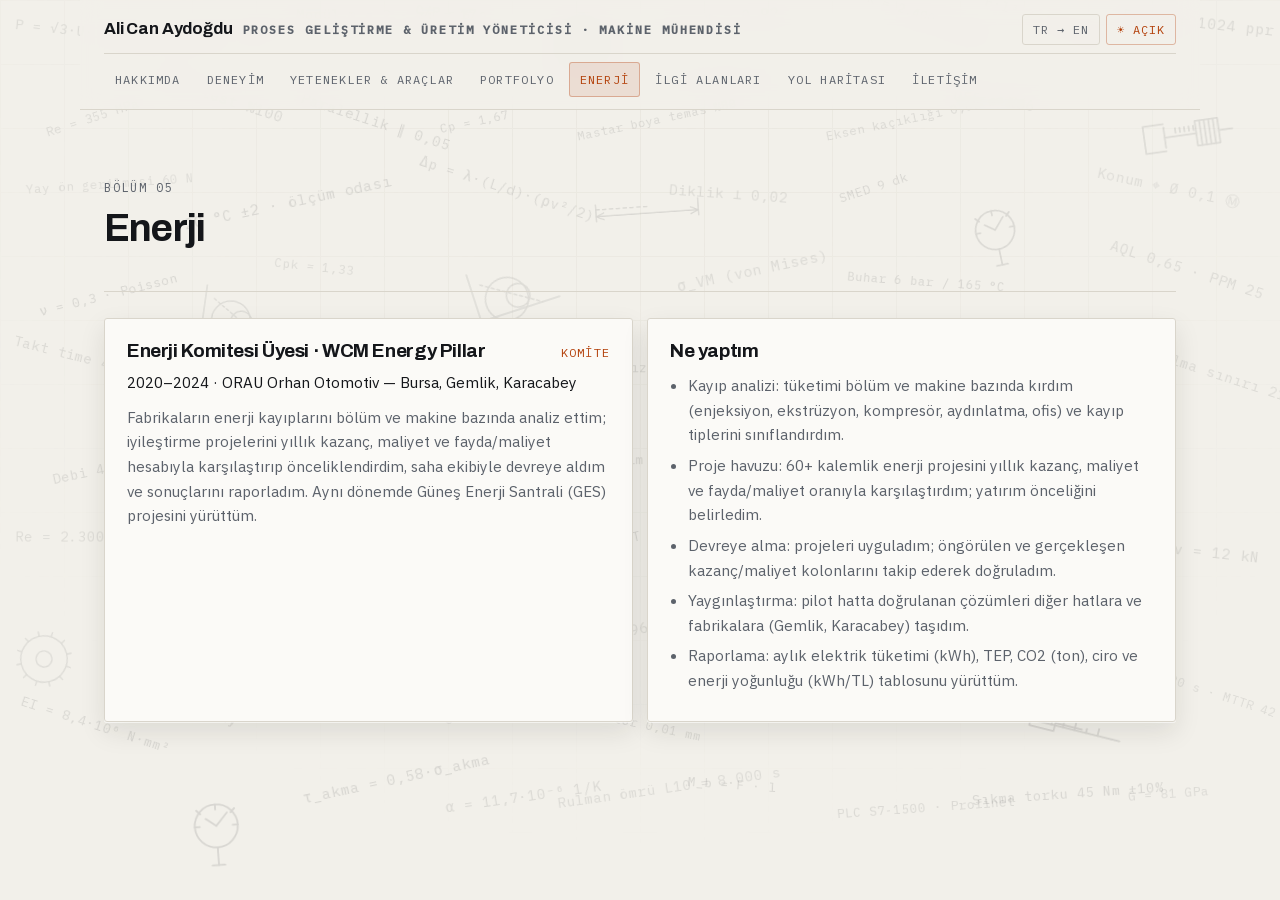
<file: enerji/index.html>
<!DOCTYPE html><!--QjMp_i5V5qfMLW1qhh4m1--><html lang="tr" data-tema="karanlik"><head><meta charSet="utf-8"/><meta name="viewport" content="width=device-width, initial-scale=1"/><link rel="preload" href="/_next/static/media/1a4aa50920b5315c-s.p.woff2" as="font" crossorigin="" type="font/woff2"/><link rel="preload" href="/_next/static/media/23d669af23d19c95-s.p.woff2" as="font" crossorigin="" type="font/woff2"/><link rel="preload" href="/_next/static/media/26d4368bf94c0ec4-s.p.woff2" as="font" crossorigin="" type="font/woff2"/><link rel="preload" href="/_next/static/media/2801417b65625cf5-s.p.woff2" as="font" crossorigin="" type="font/woff2"/><link rel="preload" href="/_next/static/media/92eeb95d069020cc-s.p.woff2" as="font" crossorigin="" type="font/woff2"/><link rel="preload" href="/_next/static/media/98e207f02528a563-s.p.woff2" as="font" crossorigin="" type="font/woff2"/><link rel="preload" href="/_next/static/media/99dcf268bda04fe5-s.p.woff2" as="font" crossorigin="" type="font/woff2"/><link rel="preload" href="/_next/static/media/d3ebbfd689654d3a-s.p.woff2" as="font" crossorigin="" type="font/woff2"/><link rel="stylesheet" href="/_next/static/css/8770392038949a55.css" data-precedence="next"/><link rel="preload" as="script" fetchPriority="low" href="/_next/static/chunks/webpack-0aae440acfa3b4bb.js"/><script src="/_next/static/chunks/4bd1b696-c023c6e3521b1417.js" async=""></script><script src="/_next/static/chunks/255-a7ba4d37dca2f1fa.js" async=""></script><script src="/_next/static/chunks/main-app-0b90527b60f380eb.js" async=""></script><script src="/_next/static/chunks/176-c4a8215ca4d82670.js" async=""></script><script src="/_next/static/chunks/206-5c0bc24a53914f06.js" async=""></script><script src="/_next/static/chunks/app/layout-c74ab268e3fa7f1e.js" async=""></script><script src="/_next/static/chunks/app/not-found-e77cf2601d619c3d.js" async=""></script><script src="/_next/static/chunks/391-8bb4026522bc59e2.js" async=""></script><script src="/_next/static/chunks/app/%5Bbolum%5D/page-a8de9c8fc02e514a.js" async=""></script><meta name="next-size-adjust" content=""/><meta name="theme-color" media="(prefers-color-scheme: dark)" content="#0c0e11"/><meta name="theme-color" media="(prefers-color-scheme: light)" content="#f2f0ea"/><title>Ali Can Aydoğdu — Proses Geliştirme &amp; Üretim Yöneticisi · Makine Mühendisi</title><meta name="description" content="11 yıllık otomotiv deneyimi: proses optimizasyonu, üretim yönetimi ve özel makine tasarımı. Robotik otomasyon hatları, fabrika kurulumları ve güneş enerji santrali projeleri."/><meta name="application-name" content="Ali Can Aydoğdu — CV"/><meta name="author" content="Ali Can Aydoğdu"/><meta name="keywords" content="makine mühendisi,mechanical engineer,proses geliştirme,üretim yönetimi,otomotiv,CAPEX,robotik otomasyon,Bursa,CV,özgeçmiş"/><meta name="robots" content="index, follow"/><meta property="og:title" content="Ali Can Aydoğdu — Proses Geliştirme &amp; Üretim Yöneticisi · Makine Mühendisi"/><meta property="og:description" content="11 yıllık otomotiv deneyimi: proses optimizasyonu, üretim yönetimi ve özel makine tasarımı. Robotik otomasyon hatları, fabrika kurulumları ve güneş enerji santrali projeleri."/><meta property="og:url" content="https://alican-aydogdu.github.io/"/><meta property="og:site_name" content="Ali Can Aydoğdu"/><meta property="og:locale" content="tr_TR"/><meta property="og:image" content="https://alican-aydogdu.github.io/og.jpg"/><meta property="og:image:width" content="1200"/><meta property="og:image:height" content="630"/><meta property="og:image:alt" content="Ali Can Aydoğdu — Proses Geliştirme &amp; Üretim Yöneticisi · Makine Mühendisi"/><meta property="og:locale:alternate" content="en_US"/><meta property="og:type" content="profile"/><meta name="twitter:card" content="summary_large_image"/><meta name="twitter:title" content="Ali Can Aydoğdu — Proses Geliştirme &amp; Üretim Yöneticisi · Makine Mühendisi"/><meta name="twitter:description" content="11 yıllık otomotiv deneyimi: proses optimizasyonu, üretim yönetimi ve özel makine tasarımı. Robotik otomasyon hatları, fabrika kurulumları ve güneş enerji santrali projeleri."/><meta name="twitter:image" content="https://alican-aydogdu.github.io/og.jpg"/><link rel="icon" href="/favicon.svg"/><script src="/_next/static/chunks/polyfills-42372ed130431b0a.js" noModule=""></script></head><body class="__variable_29571e __variable_7dcaba __variable_6cf36b"><div hidden=""><!--$--><!--/$--></div><div class="sembol-katmani" aria-hidden="true"><span class="sembol sembol--genis" style="left:62.6%;top:12.1%;transform:rotate(-12deg) scale(0.8);opacity:0.11399999999999999"><span class="sembol-metin">Eksen kaçıklığı 0,02 mm</span></span><span class="sembol" style="left:87%;top:41.3%;transform:rotate(18deg) scale(0.93);opacity:0.10200000000000001"><span class="sembol-metin">Yorfulma sınırı 210 N/mm²</span></span><span class="sembol sembol--genis" style="left:12.5%;top:2.8%;transform:rotate(-8deg) scale(0.83);opacity:0.132"><span class="sembol-metin">Ra 0,8 · Rz 4</span></span><span class="sembol" style="left:22.8%;top:12.5%;transform:rotate(18deg) scale(0.93);opacity:0.126"><span class="sembol-metin">Paralellik ∥ 0,05</span></span><span class="sembol sembol--genis" style="left:0.5%;top:38.6%;transform:rotate(14deg) scale(0.91);opacity:0.11399999999999999"><span class="sembol-metin">Takt time 48 s</span></span><span class="sembol" style="left:87.4%;top:87.2%;transform:rotate(-4deg) scale(0.82);opacity:0.108"><span class="sembol-metin">G = 81 GPa</span></span><span class="sembol sembol--genis" style="left:30.8%;top:68.4%;transform:rotate(-14deg) scale(0.82);opacity:0.096"><span class="sembol-metin">Ölçü 32 +0,05 / −0,02</span></span><span class="sembol" style="left:23.2%;top:85.6%;transform:rotate(-12deg) scale(0.96);opacity:0.132"><span class="sembol-metin">τ_akma = 0,58·σ_akma</span></span><span class="sembol sembol--genis" style="left:0.5%;top:58.7%;transform:rotate(0deg) scale(0.91);opacity:0.10200000000000001"><span class="sembol-metin">Re = 2.300 · laminer</span></span><span class="sembol" style="left:75.3%;top:40.3%;transform:rotate(-14deg) scale(0.9);opacity:0.10200000000000001"><span class="sembol-metin">Temas oranı ε_α = 1,6</span></span><span class="sembol sembol--genis" style="left:44.7%;top:21.4%;transform:rotate(-4deg) scale(0.8);opacity:0.126"><svg viewBox="0 0 140 30" width="150" height="32" fill="none" stroke="currentColor" stroke-width="1.4" stroke-linecap="round" stroke-linejoin="round"><path d="M10 6 V26"></path><path d="M130 6 V26"></path><path d="M10 20 H130"></path><path d="M19 16 L10 20 L19 24"></path><path d="M121 16 L130 20 L121 24"></path><path d="M10 12 H70" stroke-dasharray="4 4"></path></svg></span><span class="sembol" style="left:85.3%;top:19.9%;transform:rotate(12deg) scale(0.95);opacity:0.096"><span class="sembol-metin">Konum ⌖ Ø 0,1 Ⓜ</span></span><span class="sembol sembol--genis" style="left:33.6%;top:12.5%;transform:rotate(-12deg) scale(0.79);opacity:0.126"><span class="sembol-metin">Cp = 1,67</span></span><span class="sembol" style="left:63.8%;top:88.8%;transform:rotate(-4deg) scale(0.82);opacity:0.12"><span class="sembol-metin">PLC S7-1500 · Profinet</span></span><span class="sembol sembol--genis" style="left:22.1%;top:0.7%;transform:rotate(0deg) scale(0.87);opacity:0.132"><span class="sembol-metin">Modül m = 2 · z₁ = 17</span></span><span class="sembol" style="left:66.4%;top:0.8%;transform:rotate(18deg) scale(0.8);opacity:0.126"><span class="sembol-metin">k = 2.400 W/m²K</span></span><span class="sembol sembol--genis" style="left:14%;top:21.5%;transform:rotate(-12deg) scale(0.97);opacity:0.132"><span class="sembol-metin">20 °C ±2 · ölçüm odası</span></span><span class="sembol" style="left:10.6%;top:58.2%;transform:rotate(12deg) scale(0.82);opacity:0.11399999999999999"><span class="sembol-metin">Kanban kart sayısı 14</span></span><span class="sembol sembol--genis" style="left:34.6%;top:28.5%;transform:rotate(-18deg) scale(0.98);opacity:0.108"><svg viewBox="0 0 120 70" width="120" height="72" fill="none" stroke="currentColor" stroke-width="1.4" stroke-linecap="round" stroke-linejoin="round"><path d="M8 56 H114"></path><path d="M30 6 V62"></path><circle cx="62" cy="42" r="22"></circle><circle cx="74" cy="42" r="12"></circle><path d="M40 20 L96 56" stroke-dasharray="3 3"></path></svg></span><span class="sembol" style="left:45.3%;top:50.1%;transform:rotate(0deg) scale(0.86);opacity:0.126"><span class="sembol-metin">Çevrim süresi 42 s</span></span><span class="sembol sembol--genis" style="left:66.7%;top:39.6%;transform:rotate(6deg) scale(0.88);opacity:0.10200000000000001"><span class="sembol-metin">τ = F / A</span></span><span class="sembol" style="left:74.2%;top:60.5%;transform:rotate(-14deg) scale(0.93);opacity:0.096"><svg viewBox="0 0 140 60" width="140" height="62" fill="none" stroke="currentColor" stroke-width="1.4" stroke-linecap="round" stroke-linejoin="round"><path d="M12 8 V52 H136"></path><path d="M12 52 L40 22"></path><path d="M40 22 C46 21 52 20 58 21"></path><path d="M58 21 C74 24 86 30 96 38"></path><path d="M96 38 C104 44 110 47 116 48"></path><path d="M116 48 C122 49 128 46 132 40"></path><path d="M40 22 H44" stroke-dasharray="3 3"></path></svg></span><span class="sembol sembol--genis" style="left:34%;top:76%;transform:rotate(-14deg) scale(0.88);opacity:0.132"><span class="sembol-metin">Kalibrasyon 12 ay</span></span><span class="sembol" style="left:85.8%;top:76%;transform:rotate(18deg) scale(0.8);opacity:0.10200000000000001"><span class="sembol-metin">MTBF 320 s · MTTR 42 dk</span></span><span class="sembol sembol--genis" style="left:83.7%;top:47.3%;transform:rotate(-4deg) scale(0.86);opacity:0.12"><span class="sembol-metin">σ-ε eğrisi</span></span><span class="sembol" style="left:63.4%;top:59%;transform:rotate(-14deg) scale(0.8);opacity:0.126"><span class="sembol-metin">I = 12,4 A · U = 400 V</span></span><span class="sembol sembol--genis" style="left:75.5%;top:49.1%;transform:rotate(0deg) scale(0.82);opacity:0.126"><span class="sembol-metin">τ = 16·T / (π·d³)</span></span><span class="sembol" style="left:42.6%;top:86.5%;transform:rotate(-8deg) scale(0.91);opacity:0.108"><span class="sembol-metin">Rulman ömrü L10 = 8.000 s</span></span><span class="sembol sembol--genis" style="left:43.2%;top:12.3%;transform:rotate(-12deg) scale(0.78);opacity:0.12"><span class="sembol-metin">Mastar boya temas %80</span></span><span class="sembol" style="left:3.4%;top:51%;transform:rotate(-12deg) scale(0.89);opacity:0.12"><span class="sembol-metin">Debi 42 m³/sa</span></span><span class="sembol sembol--genis" style="left:42.4%;top:69.9%;transform:rotate(-12deg) scale(0.96);opacity:0.108"><span class="sembol-metin">FMEA RPN 96</span></span><span class="sembol" style="left:31.9%;top:20%;transform:rotate(18deg) scale(0.92);opacity:0.12"><span class="sembol-metin">Δp = λ·(L/d)·(ρv²/2)</span></span><span class="sembol sembol--genis" style="left:13.9%;top:69.4%;transform:rotate(18deg) scale(0.78);opacity:0.132"><span class="sembol-metin">Fire %2,4</span></span><span class="sembol" style="left:12%;top:50.7%;transform:rotate(-12deg) scale(0.97);opacity:0.10200000000000001"><span class="sembol-metin">σ_em = 140 N/mm²</span></span><span class="sembol sembol--genis" style="left:0.5%;top:2.6%;transform:rotate(6deg) scale(0.89);opacity:0.108"><span class="sembol-metin">P = √3·U·I·cos φ</span></span><span class="sembol" style="left:53%;top:86.2%;transform:rotate(4deg) scale(0.82);opacity:0.126"><span class="sembol-metin">M_b = F · l</span></span><span class="sembol sembol--genis" style="left:23.9%;top:68.2%;transform:rotate(0deg) scale(0.96);opacity:0.132"><span class="sembol-metin">KV = 27 J · Charpy</span></span><span class="sembol" style="left:62.6%;top:78.3%;transform:rotate(0deg) scale(0.79);opacity:0.108"><span class="sembol-metin">SPC n = 5 / saat</span></span><span class="sembol sembol--genis" style="left:34.1%;top:39.9%;transform:rotate(0deg) scale(0.81);opacity:0.11399999999999999"><span class="sembol-metin">Çevrim oranı i = 2,4</span></span><span class="sembol" style="left:64.8%;top:19.9%;transform:rotate(-18deg) scale(0.8);opacity:0.126"><span class="sembol-metin">SMED 9 dk</span></span><span class="sembol sembol--genis" style="left:55.8%;top:78%;transform:rotate(4deg) scale(0.9);opacity:0.10200000000000001"><span class="sembol-metin">Helis açısı β = 15°</span></span><span class="sembol" style="left:22%;top:37.6%;transform:rotate(4deg) scale(0.96);opacity:0.132"><span class="sembol-metin">k = F / δ</span></span><span class="sembol sembol--genis" style="left:24.4%;top:56.8%;transform:rotate(4deg) scale(0.82);opacity:0.10200000000000001"><span class="sembol-metin">Güvenlik katsayısı n = 2,5</span></span><span class="sembol" style="left:12.5%;top:10%;transform:rotate(18deg) scale(0.96);opacity:0.11399999999999999"><span class="sembol-metin">EOL test %100</span></span><span class="sembol sembol--genis" style="left:13.8%;top:88.4%;transform:rotate(-4deg) scale(0.95);opacity:0.132"><svg viewBox="0 0 60 60" width="80" height="80" fill="none" stroke="currentColor" stroke-width="1.4" stroke-linecap="round" stroke-linejoin="round"><circle cx="30" cy="22" r="17"></circle><path d="M30 5 L30 9"></path><path d="M45 9 L42 12"></path><path d="M15 9 L18 12"></path><path d="M47 22 L43 22"></path><path d="M13 22 L17 22"></path><path d="M30 22 L39 12"></path><path d="M30 22 L22 16"></path><path d="M30 39 V53"></path><path d="M25 53 H35"></path></svg></span><span class="sembol" style="left:2.6%;top:12.1%;transform:rotate(-18deg) scale(0.82);opacity:0.108"><span class="sembol-metin">Re = 355 MPa</span></span><span class="sembol sembol--genis" style="left:76.3%;top:77.4%;transform:rotate(14deg) scale(0.95);opacity:0.132"><svg viewBox="0 0 120 40" width="150" height="50" fill="none" stroke="currentColor" stroke-width="1.4" stroke-linecap="round" stroke-linejoin="round"><path d="M8 22 H112"></path><path d="M20 22 V16"></path><path d="M30 22 V18.5"></path><path d="M40 22 V16"></path><path d="M50 22 V18.5"></path><path d="M60 22 V16"></path><path d="M70 22 V18.5"></path><path d="M80 22 V16"></path><path d="M90 22 V18.5"></path><path d="M100 22 V16"></path><path d="M8 22 V10 H17"></path><path d="M46 22 V10 H55"></path><path d="M42 18 H63 V27 H42 Z"></path><path d="M112 22 H119"></path><path d="M63 20 H86"></path></svg></span><span class="sembol" style="left:31.8%;top:0.5%;transform:rotate(6deg) scale(0.8);opacity:0.132"><span class="sembol-metin">C/P = 6,2</span></span><span class="sembol sembol--genis" style="left:51.9%;top:0.9%;transform:rotate(-4deg) scale(0.94);opacity:0.11399999999999999"><span class="sembol-metin">cos φ = 0,92</span></span><span class="sembol" style="left:63.9%;top:69.5%;transform:rotate(-4deg) scale(0.82);opacity:0.126"><span class="sembol-metin">Q = m · c · ΔT</span></span><span class="sembol sembol--genis" style="left:52.6%;top:29.1%;transform:rotate(-12deg) scale(0.97);opacity:0.108"><span class="sembol-metin">σ_VM (von Mises)</span></span><span class="sembol" style="left:11.1%;top:77.8%;transform:rotate(14deg) scale(0.98);opacity:0.12"><span class="sembol-metin">8D · 5 Why</span></span><span class="sembol sembol--genis" style="left:53.2%;top:8.7%;transform:rotate(0deg) scale(0.82);opacity:0.108"><span class="sembol-metin">σ = M / W</span></span><span class="sembol" style="left:51.9%;top:20.6%;transform:rotate(4deg) scale(0.93);opacity:0.108"><span class="sembol-metin">Diklik ⊥ 0,02</span></span><span class="sembol sembol--genis" style="left:74.8%;top:22.1%;transform:rotate(-12deg) scale(0.86);opacity:0.12"><svg viewBox="0 0 60 60" width="80" height="80" fill="none" stroke="currentColor" stroke-width="1.4" stroke-linecap="round" stroke-linejoin="round"><circle cx="30" cy="22" r="17"></circle><path d="M30 5 L30 9"></path><path d="M45 9 L42 12"></path><path d="M15 9 L18 12"></path><path d="M47 22 L43 22"></path><path d="M13 22 L17 22"></path><path d="M30 22 L39 12"></path><path d="M30 22 L22 16"></path><path d="M30 39 V53"></path><path d="M25 53 H35"></path></svg></span><span class="sembol" style="left:31.5%;top:56.8%;transform:rotate(8deg) scale(0.78);opacity:0.132"><span class="sembol-metin">X̄-R kontrol kartı</span></span><span class="sembol sembol--genis" style="left:75.3%;top:69.1%;transform:rotate(6deg) scale(0.93);opacity:0.10200000000000001"><svg viewBox="0 0 60 40" width="90" height="60" fill="none" stroke="currentColor" stroke-width="1.4" stroke-linecap="round" stroke-linejoin="round"><path d="M4 34 A26 26 0 0 1 56 34"></path><path d="M4 34 H56"></path><path d="M7.5 21.0 L11.8 23.5"></path><path d="M17.0 11.5 L19.5 15.8"></path><path d="M30.0 8.0 L30.0 13.0"></path><path d="M43.0 11.5 L40.5 15.8"></path><path d="M52.5 21.0 L48.2 23.5"></path><path d="M30 34 L14 14"></path></svg></span><span class="sembol" style="left:11.2%;top:37.7%;transform:rotate(14deg) scale(0.96);opacity:0.12"><svg viewBox="0 0 80 80" width="76" height="76" fill="none" stroke="currentColor" stroke-width="1.4" stroke-linecap="round" stroke-linejoin="round"><circle cx="40" cy="40" r="30"></circle><circle cx="40" cy="40" r="20"></circle><circle cx="40" cy="40" r="11"></circle><circle cx="65.0" cy="40.0" r="3.4"></circle><circle cx="57.7" cy="57.7" r="3.4"></circle><circle cx="40.0" cy="65.0" r="3.4"></circle><circle cx="22.3" cy="57.7" r="3.4"></circle><circle cx="15.0" cy="40.0" r="3.4"></circle><circle cx="22.3" cy="22.3" r="3.4"></circle><circle cx="40.0" cy="15.0" r="3.4"></circle><circle cx="57.7" cy="22.3" r="3.4"></circle></svg></span><span class="sembol sembol--genis" style="left:84.8%;top:60%;transform:rotate(6deg) scale(0.96);opacity:0.12"><span class="sembol-metin">Ön yük F_v = 12 kN</span></span><span class="sembol" style="left:74.2%;top:10.2%;transform:rotate(8deg) scale(0.92);opacity:0.12"><span class="sembol-metin">OEE = %86</span></span><span class="sembol sembol--genis" style="left:20.7%;top:77.5%;transform:rotate(8deg) scale(0.92);opacity:0.10200000000000001"><span class="sembol-metin">IATF 16949 · VDA 6.3</span></span><span class="sembol" style="left:86.2%;top:29%;transform:rotate(18deg) scale(0.95);opacity:0.108"><span class="sembol-metin">AQL 0,65 · PPM 25</span></span><span class="sembol sembol--genis" style="left:21.4%;top:48.7%;transform:rotate(-14deg) scale(0.9);opacity:0.108"><span class="sembol-metin">PPAP seviye 3 · APQP</span></span><span class="sembol" style="left:74.9%;top:87.2%;transform:rotate(-4deg) scale(0.88);opacity:0.132"><span class="sembol-metin">Sıkma torku 45 Nm ±10%</span></span><span class="sembol sembol--genis" style="left:87.4%;top:11.8%;transform:rotate(-8deg) scale(0.91);opacity:0.108"><svg viewBox="0 0 120 44" width="150" height="55" fill="none" stroke="currentColor" stroke-width="1.4" stroke-linecap="round" stroke-linejoin="round"><path d="M34 10 H16 V34 H34"></path><path d="M34 13 V31"></path><path d="M34 22 H62"></path><path d="M62 11 H82 V33 H62 Z"></path><path d="M66 11 V33"></path><path d="M70 11 V33"></path><path d="M74 11 V33"></path><path d="M78 11 V33"></path><path d="M82 22 H94"></path><path d="M44 15 V19"></path><path d="M48 15 V19"></path><path d="M52 15 V19"></path><path d="M56 15 V19"></path><path d="M60 15 V19"></path></svg></span><span class="sembol" style="left:64.6%;top:30.3%;transform:rotate(4deg) scale(0.8);opacity:0.132"><span class="sembol-metin">Buhar 6 bar / 165 °C</span></span><span class="sembol sembol--genis" style="left:0.5%;top:19.4%;transform:rotate(-4deg) scale(0.81);opacity:0.096"><span class="sembol-metin">Yay ön gerilmesi 60 N</span></span><span class="sembol" style="left:42.3%;top:58.5%;transform:rotate(-12deg) scale(0.87);opacity:0.126"><span class="sembol-metin">d ≥ ∛(16·T / π·τ_em)</span></span><span class="sembol sembol--genis" style="left:54.3%;top:49.9%;transform:rotate(8deg) scale(0.88);opacity:0.10200000000000001"><svg viewBox="0 0 120 40" width="150" height="50" fill="none" stroke="currentColor" stroke-width="1.4" stroke-linecap="round" stroke-linejoin="round"><path d="M8 22 H112"></path><path d="M20 22 V16"></path><path d="M30 22 V18.5"></path><path d="M40 22 V16"></path><path d="M50 22 V18.5"></path><path d="M60 22 V16"></path><path d="M70 22 V18.5"></path><path d="M80 22 V16"></path><path d="M90 22 V18.5"></path><path d="M100 22 V16"></path><path d="M8 22 V10 H17"></path><path d="M46 22 V10 H55"></path><path d="M42 18 H63 V27 H42 Z"></path><path d="M112 22 H119"></path><path d="M63 20 H86"></path></svg></span><span class="sembol" style="left:0.5%;top:69%;transform:rotate(-12deg) scale(0.94);opacity:0.10200000000000001"><svg viewBox="0 0 80 80" width="76" height="76" fill="none" stroke="currentColor" stroke-width="1.4" stroke-linecap="round" stroke-linejoin="round"><circle cx="40" cy="40" r="26"></circle><circle cx="40" cy="40" r="9"></circle><path d="M66.0 40.0 L71.0 40.0"></path><path d="M62.5 53.0 L66.8 55.5"></path><path d="M53.0 62.5 L55.5 66.8"></path><path d="M40.0 66.0 L40.0 71.0"></path><path d="M27.0 62.5 L24.5 66.8"></path><path d="M17.5 53.0 L13.2 55.5"></path><path d="M14.0 40.0 L9.0 40.0"></path><path d="M17.5 27.0 L13.2 24.5"></path><path d="M27.0 17.5 L24.5 13.2"></path><path d="M40.0 14.0 L40.0 9.0"></path><path d="M53.0 17.5 L55.5 13.2"></path><path d="M62.5 27.0 L66.8 24.5"></path></svg></span><span class="sembol sembol--genis" style="left:0.5%;top:79.6%;transform:rotate(18deg) scale(0.87);opacity:0.12"><span class="sembol-metin">EI = 8,4·10⁶ N·mm²</span></span><span class="sembol" style="left:42.3%;top:79.2%;transform:rotate(12deg) scale(0.81);opacity:0.11399999999999999"><span class="sembol-metin">Komparatör 0,01 mm</span></span><span class="sembol sembol--genis" style="left:1.9%;top:31.8%;transform:rotate(-14deg) scale(0.84);opacity:0.132"><span class="sembol-metin">ν = 0,3 · Poisson</span></span><span class="sembol" style="left:87.4%;top:1.5%;transform:rotate(6deg) scale(0.96);opacity:0.11399999999999999"><span class="sembol-metin">Encoder 1024 ppr</span></span><span class="sembol sembol--genis" style="left:34.3%;top:87.6%;transform:rotate(-8deg) scale(0.93);opacity:0.11399999999999999"><span class="sembol-metin">α = 11,7·10⁻⁶ 1/K</span></span><span class="sembol" style="left:64.3%;top:50%;transform:rotate(14deg) scale(0.84);opacity:0.132"><span class="sembol-metin">A% = 22 · süneklik</span></span><span class="sembol sembol--genis" style="left:43.5%;top:39.9%;transform:rotate(0deg) scale(0.87);opacity:0.126"><span class="sembol-metin">Kayış hızı v = 12 m/s</span></span><span class="sembol" style="left:42.5%;top:0.5%;transform:rotate(4deg) scale(0.96);opacity:0.096"><svg viewBox="0 0 80 80" width="76" height="76" fill="none" stroke="currentColor" stroke-width="1.4" stroke-linecap="round" stroke-linejoin="round"><circle cx="40" cy="40" r="30"></circle><circle cx="40" cy="40" r="20"></circle><circle cx="40" cy="40" r="11"></circle><circle cx="65.0" cy="40.0" r="3.4"></circle><circle cx="57.7" cy="57.7" r="3.4"></circle><circle cx="40.0" cy="65.0" r="3.4"></circle><circle cx="22.3" cy="57.7" r="3.4"></circle><circle cx="15.0" cy="40.0" r="3.4"></circle><circle cx="22.3" cy="22.3" r="3.4"></circle><circle cx="40.0" cy="15.0" r="3.4"></circle><circle cx="57.7" cy="22.3" r="3.4"></circle></svg></span><span class="sembol sembol--genis" style="left:20.7%;top:28.7%;transform:rotate(6deg) scale(0.81);opacity:0.10200000000000001"><span class="sembol-metin">Cpk = 1,33</span></span><span class="sembol" style="left:73.2%;top:0.6%;transform:rotate(18deg) scale(0.87);opacity:0.096"><span class="sembol-metin">δ = F·l³ / (3·E·I)</span></span><span class="sembol sembol--genis" style="left:52.7%;top:39.1%;transform:rotate(-14deg) scale(0.97);opacity:0.096"><span class="sembol-metin">λ = 45 W/m·K</span></span><span class="sembol" style="left:13.3%;top:30.9%;transform:rotate(8deg) scale(0.88);opacity:0.108"><svg viewBox="0 0 120 70" width="120" height="72" fill="none" stroke="currentColor" stroke-width="1.4" stroke-linecap="round" stroke-linejoin="round"><path d="M8 56 H114"></path><path d="M30 6 V62"></path><circle cx="62" cy="42" r="22"></circle><circle cx="74" cy="42" r="12"></circle><path d="M40 20 L96 56" stroke-dasharray="3 3"></path></svg></span></div><div class="kabuk"><header class="ustbar"><a class="marka" href="/">Ali Can Aydoğdu<span>Proses Geliştirme &amp; Üretim Yöneticisi · Makine Mühendisi</span></a><nav class="ust-nav" aria-label="Bölümler"><a data-aktif="0" href="/hakkimda/">Hakkımda</a><a data-aktif="0" href="/deneyim/">Deneyim</a><a data-aktif="0" href="/yetenekler/">Yetenekler &amp; Araçlar</a><a data-aktif="0" href="/portfolyo/">Portfolyo</a><a data-aktif="1" href="/enerji/">Enerji</a><a data-aktif="0" href="/ilgi/">İlgi Alanları</a><a data-aktif="0" href="/yol-haritasi/">Yol Haritası</a><a data-aktif="0" href="/iletisim/">İletişim</a></nav><div class="anahtarlar"><button type="button" class="anahtar" data-acik="0" aria-label="Dili değiştir (TR → EN)">TR → EN</button><button type="button" class="anahtar" data-acik="0" aria-label="Temayı değiştir">☾ Koyu</button></div></header><main><section class="sayfa-giris"><div class="sayfa-basligi"><div><span class="mono">Bölüm<!-- --> <!-- -->05</span><h2>Enerji</h2></div></div><div class="izgara izgara-2"><div class="kart" style="opacity:0;transform:translateY(16px)"><div class="kart-baslik"><h3>Enerji Komitesi Üyesi · WCM Energy Pillar</h3><span class="kod">KOMİTE</span></div><p style="color:var(--renk-metin)">2020–2024 · ORAU Orhan Otomotiv — Bursa, Gemlik, Karacabey</p><p style="margin-top:10px">Fabrikaların enerji kayıplarını bölüm ve makine bazında analiz ettim; iyileştirme projelerini yıllık kazanç, maliyet ve fayda/maliyet hesabıyla karşılaştırıp önceliklendirdim, saha ekibiyle devreye aldım ve sonuçlarını raporladım. Aynı dönemde Güneş Enerji Santrali (GES) projesini yürüttüm.</p></div><div class="kart" style="opacity:0;transform:translateY(16px)"><div class="kart-baslik"><h3>Ne yaptım</h3></div><ul class="maddeler"><li>Kayıp analizi: tüketimi bölüm ve makine bazında kırdım (enjeksiyon, ekstrüzyon, kompresör, aydınlatma, ofis) ve kayıp tiplerini sınıflandırdım.</li><li>Proje havuzu: 60+ kalemlik enerji projesini yıllık kazanç, maliyet ve fayda/maliyet oranıyla karşılaştırdım; yatırım önceliğini belirledim.</li><li>Devreye alma: projeleri uyguladım; öngörülen ve gerçekleşen kazanç/maliyet kolonlarını takip ederek doğruladım.</li><li>Yaygınlaştırma: pilot hatta doğrulanan çözümleri diğer hatlara ve fabrikalara (Gemlik, Karacabey) taşıdım.</li><li>Raporlama: aylık elektrik tüketimi (kWh), TEP, CO2 (ton), ciro ve enerji yoğunluğu (kWh/TL) tablosunu yürüttüm.</li></ul></div></div></section><!--$--><!--/$--></main></div><script src="/_next/static/chunks/webpack-0aae440acfa3b4bb.js" id="_R_" async=""></script><script>(self.__next_f=self.__next_f||[]).push([0])</script><script>self.__next_f.push([1,"1:\"$Sreact.fragment\"\n2:I[206,[\"176\",\"static/chunks/176-c4a8215ca4d82670.js\",\"206\",\"static/chunks/206-5c0bc24a53914f06.js\",\"177\",\"static/chunks/app/layout-c74ab268e3fa7f1e.js\"],\"Saglayici\"]\n49:I[7150,[],\"\"]\n:HL[\"/_next/static/media/1a4aa50920b5315c-s.p.woff2\",\"font\",{\"crossOrigin\":\"\",\"type\":\"font/woff2\"}]\n:HL[\"/_next/static/media/23d669af23d19c95-s.p.woff2\",\"font\",{\"crossOrigin\":\"\",\"type\":\"font/woff2\"}]\n:HL[\"/_next/static/media/26d4368bf94c0ec4-s.p.woff2\",\"font\",{\"crossOrigin\":\"\",\"type\":\"font/woff2\"}]\n:HL[\"/_next/static/media/2801417b65625cf5-s.p.woff2\",\"font\",{\"crossOrigin\":\"\",\"type\":\"font/woff2\"}]\n:HL[\"/_next/static/media/92eeb95d069020cc-s.p.woff2\",\"font\",{\"crossOrigin\":\"\",\"type\":\"font/woff2\"}]\n:HL[\"/_next/static/media/98e207f02528a563-s.p.woff2\",\"font\",{\"crossOrigin\":\"\",\"type\":\"font/woff2\"}]\n:HL[\"/_next/static/media/99dcf268bda04fe5-s.p.woff2\",\"font\",{\"crossOrigin\":\"\",\"type\":\"font/woff2\"}]\n:HL[\"/_next/static/media/d3ebbfd689654d3a-s.p.woff2\",\"font\",{\"crossOrigin\":\"\",\"type\":\"font/woff2\"}]\n:HL[\"/_next/static/css/8770392038949a55.css\",\"style\"]\n"])</script><script>self.__next_f.push([1,"0:{\"P\":null,\"b\":\"QjMp_i5V5qfMLW1qhh4m1\",\"p\":\"\",\"c\":[\"\",\"enerji\",\"\"],\"i\":false,\"f\":[[[\"\",{\"children\":[[\"bolum\",\"enerji\",\"d\"],{\"children\":[\"__PAGE__\",{}]}]},\"$undefined\",\"$undefined\",true],[\"\",[\"$\",\"$1\",\"c\",{\"children\":[[[\"$\",\"link\",\"0\",{\"rel\":\"stylesheet\",\"href\":\"/_next/static/css/8770392038949a55.css\",\"precedence\":\"next\",\"crossOrigin\":\"$undefined\",\"nonce\":\"$undefined\"}]],[\"$\",\"html\",null,{\"lang\":\"tr\",\"data-tema\":\"karanlik\",\"suppressHydrationWarning\":true,\"children\":[\"$\",\"body\",null,{\"className\":\"__variable_29571e __variable_7dcaba __variable_6cf36b\",\"children\":[\"$\",\"$L2\",null,{\"children\":[[\"$\",\"div\",null,{\"className\":\"sembol-katmani\",\"aria-hidden\":\"true\",\"children\":[[\"$\",\"span\",\"0\",{\"className\":\"sembol sembol--genis\",\"style\":{\"left\":\"62.6%\",\"top\":\"12.1%\",\"transform\":\"rotate(-12deg) scale(0.8)\",\"opacity\":0.11399999999999999},\"children\":[\"$\",\"span\",null,{\"className\":\"sembol-metin\",\"children\":\"Eksen kaçıklığı 0,02 mm\"}]}],[\"$\",\"span\",\"1\",{\"className\":\"sembol\",\"style\":{\"left\":\"87%\",\"top\":\"41.3%\",\"transform\":\"rotate(18deg) scale(0.93)\",\"opacity\":0.10200000000000001},\"children\":[\"$\",\"span\",null,{\"className\":\"sembol-metin\",\"children\":\"Yorfulma sınırı 210 N/mm²\"}]}],[\"$\",\"span\",\"2\",{\"className\":\"sembol sembol--genis\",\"style\":{\"left\":\"12.5%\",\"top\":\"2.8%\",\"transform\":\"rotate(-8deg) scale(0.83)\",\"opacity\":0.132},\"children\":[\"$\",\"span\",null,{\"className\":\"sembol-metin\",\"children\":\"Ra 0,8 · Rz 4\"}]}],[\"$\",\"span\",\"3\",{\"className\":\"sembol\",\"style\":{\"left\":\"22.8%\",\"top\":\"12.5%\",\"transform\":\"rotate(18deg) scale(0.93)\",\"opacity\":0.126},\"children\":[\"$\",\"span\",null,{\"className\":\"sembol-metin\",\"children\":\"Paralellik ∥ 0,05\"}]}],[\"$\",\"span\",\"4\",{\"className\":\"sembol sembol--genis\",\"style\":{\"left\":\"0.5%\",\"top\":\"38.6%\",\"transform\":\"rotate(14deg) scale(0.91)\",\"opacity\":0.11399999999999999},\"children\":[\"$\",\"span\",null,{\"className\":\"sembol-metin\",\"children\":\"Takt time 48 s\"}]}],[\"$\",\"span\",\"5\",{\"className\":\"sembol\",\"style\":{\"left\":\"87.4%\",\"top\":\"87.2%\",\"transform\":\"rotate(-4deg) scale(0.82)\",\"opacity\":0.108},\"children\":[\"$\",\"span\",null,{\"className\":\"sembol-metin\",\"children\":\"G = 81 GPa\"}]}],[\"$\",\"span\",\"6\",{\"className\":\"sembol sembol--genis\",\"style\":{\"left\":\"30.8%\",\"top\":\"68.4%\",\"transform\":\"rotate(-14deg) scale(0.82)\",\"opacity\":0.096},\"children\":[\"$\",\"span\",null,{\"className\":\"sembol-metin\",\"children\":\"Ölçü 32 +0,05 / −0,02\"}]}],[\"$\",\"span\",\"7\",{\"className\":\"sembol\",\"style\":{\"left\":\"23.2%\",\"top\":\"85.6%\",\"transform\":\"rotate(-12deg) scale(0.96)\",\"opacity\":0.132},\"children\":[\"$\",\"span\",null,{\"className\":\"sembol-metin\",\"children\":\"τ_akma = 0,58·σ_akma\"}]}],[\"$\",\"span\",\"8\",{\"className\":\"sembol sembol--genis\",\"style\":{\"left\":\"0.5%\",\"top\":\"58.7%\",\"transform\":\"rotate(0deg) scale(0.91)\",\"opacity\":0.10200000000000001},\"children\":[\"$\",\"span\",null,{\"className\":\"sembol-metin\",\"children\":\"Re = 2.300 · laminer\"}]}],[\"$\",\"span\",\"9\",{\"className\":\"sembol\",\"style\":{\"left\":\"75.3%\",\"top\":\"40.3%\",\"transform\":\"rotate(-14deg) scale(0.9)\",\"opacity\":0.10200000000000001},\"children\":[\"$\",\"span\",null,{\"className\":\"sembol-metin\",\"children\":\"Temas oranı ε_α = 1,6\"}]}],[\"$\",\"span\",\"10\",{\"className\":\"sembol sembol--genis\",\"style\":{\"left\":\"44.7%\",\"top\":\"21.4%\",\"transform\":\"rotate(-4deg) scale(0.8)\",\"opacity\":0.126},\"children\":[\"$\",\"svg\",null,{\"viewBox\":\"0 0 140 30\",\"width\":\"150\",\"height\":\"32\",\"fill\":\"none\",\"stroke\":\"currentColor\",\"strokeWidth\":1.4,\"strokeLinecap\":\"round\",\"strokeLinejoin\":\"round\",\"children\":[[\"$\",\"path\",null,{\"d\":\"M10 6 V26\"}],[\"$\",\"path\",null,{\"d\":\"M130 6 V26\"}],[\"$\",\"path\",null,{\"d\":\"M10 20 H130\"}],[\"$\",\"path\",null,{\"d\":\"M19 16 L10 20 L19 24\"}],[\"$\",\"path\",null,{\"d\":\"M121 16 L130 20 L121 24\"}],[\"$\",\"path\",null,{\"d\":\"M10 12 H70\",\"strokeDasharray\":\"4 4\"}]]}]}],[\"$\",\"span\",\"11\",{\"className\":\"sembol\",\"style\":{\"left\":\"85.3%\",\"top\":\"19.9%\",\"transform\":\"rotate(12deg) scale(0.95)\",\"opacity\":0.096},\"children\":[\"$\",\"span\",null,{\"className\":\"sembol-metin\",\"children\":\"Konum ⌖ Ø 0,1 Ⓜ\"}]}],[\"$\",\"span\",\"12\",{\"className\":\"sembol sembol--genis\",\"style\":{\"left\":\"33.6%\",\"top\":\"12.5%\",\"transform\":\"rotate(-12deg) scale(0.79)\",\"opacity\":0.126},\"children\":[\"$\",\"span\",null,{\"className\":\"sembol-metin\",\"children\":\"Cp = 1,67\"}]}],[\"$\",\"span\",\"13\",{\"className\":\"sembol\",\"style\":{\"left\":\"63.8%\",\"top\":\"88.8%\",\"transform\":\"rotate(-4deg) scale(0.82)\",\"opacity\":0.12},\"children\":[\"$\",\"span\",null,{\"className\":\"sembol-metin\",\"children\":\"PLC S7-1500 · Profinet\"}]}],[\"$\",\"span\",\"14\",{\"className\":\"sembol sembol--genis\",\"style\":{\"left\":\"22.1%\",\"top\":\"0.7%\",\"transform\":\"rotate(0deg) scale(0.87)\",\"opacity\":0.132},\"children\":[\"$\",\"span\",null,{\"className\":\"sembol-metin\",\"children\":\"Modül m = 2 · z₁ = 17\"}]}],[\"$\",\"span\",\"15\",{\"className\":\"sembol\",\"style\":{\"left\":\"66.4%\",\"top\":\"0.8%\",\"transform\":\"rotate(18deg) scale(0.8)\",\"opacity\":0.126},\"children\":[\"$\",\"span\",null,{\"className\":\"sembol-metin\",\"children\":\"k = 2.400 W/m²K\"}]}],[\"$\",\"span\",\"16\",{\"className\":\"sembol sembol--genis\",\"style\":{\"left\":\"14%\",\"top\":\"21.5%\",\"transform\":\"rotate(-12deg) scale(0.97)\",\"opacity\":0.132},\"children\":\"$L3\"}],\"$L4\",\"$L5\",\"$L6\",\"$L7\",\"$L8\",\"$L9\",\"$La\",\"$Lb\",\"$Lc\",\"$Ld\",\"$Le\",\"$Lf\",\"$L10\",\"$L11\",\"$L12\",\"$L13\",\"$L14\",\"$L15\",\"$L16\",\"$L17\",\"$L18\",\"$L19\",\"$L1a\",\"$L1b\",\"$L1c\",\"$L1d\",\"$L1e\",\"$L1f\",\"$L20\",\"$L21\",\"$L22\",\"$L23\",\"$L24\",\"$L25\",\"$L26\",\"$L27\",\"$L28\",\"$L29\",\"$L2a\",\"$L2b\",\"$L2c\",\"$L2d\",\"$L2e\",\"$L2f\",\"$L30\",\"$L31\",\"$L32\",\"$L33\",\"$L34\",\"$L35\",\"$L36\",\"$L37\",\"$L38\",\"$L39\",\"$L3a\",\"$L3b\",\"$L3c\",\"$L3d\",\"$L3e\",\"$L3f\",\"$L40\",\"$L41\",\"$L42\",\"$L43\",\"$L44\"]}],\"$L45\"]}]}]}]]}],{\"children\":[[\"bolum\",\"enerji\",\"d\"],\"$L46\",{\"children\":[\"__PAGE__\",\"$L47\",{},null,false]},null,false]},null,false],\"$L48\",false]],\"m\":\"$undefined\",\"G\":[\"$49\",[]],\"s\":false,\"S\":true}\n"])</script><script>self.__next_f.push([1,"4a:I[2373,[\"176\",\"static/chunks/176-c4a8215ca4d82670.js\",\"206\",\"static/chunks/206-5c0bc24a53914f06.js\",\"177\",\"static/chunks/app/layout-c74ab268e3fa7f1e.js\"],\"default\"]\n4b:I[9766,[],\"\"]\n4c:I[8924,[],\"\"]\n4d:I[3293,[\"176\",\"static/chunks/176-c4a8215ca4d82670.js\",\"206\",\"static/chunks/206-5c0bc24a53914f06.js\",\"345\",\"static/chunks/app/not-found-e77cf2601d619c3d.js\"],\"default\"]\n4f:I[4431,[],\"OutletBoundary\"]\n51:I[5278,[],\"AsyncMetadataOutlet\"]\n53:I[4431,[],\"ViewportBoundary\"]\n55:I[4431,[],\"MetadataBoundary\"]\n56:\"$Sreact.suspense\"\n3:[\"$\",\"span\",null,{\"className\":\"sembol-metin\",\"children\":\"20 °C ±2 · ölçüm odası\"}]\n4:[\"$\",\"span\",\"17\",{\"className\":\"sembol\",\"style\":{\"left\":\"10.6%\",\"top\":\"58.2%\",\"transform\":\"rotate(12deg) scale(0.82)\",\"opacity\":0.11399999999999999},\"children\":[\"$\",\"span\",null,{\"className\":\"sembol-metin\",\"children\":\"Kanban kart sayısı 14\"}]}]\n5:[\"$\",\"span\",\"18\",{\"className\":\"sembol sembol--genis\",\"style\":{\"left\":\"34.6%\",\"top\":\"28.5%\",\"transform\":\"rotate(-18deg) scale(0.98)\",\"opacity\":0.108},\"children\":[\"$\",\"svg\",null,{\"viewBox\":\"0 0 120 70\",\"width\":\"120\",\"height\":\"72\",\"fill\":\"none\",\"stroke\":\"currentColor\",\"strokeWidth\":1.4,\"strokeLinecap\":\"round\",\"strokeLinejoin\":\"round\",\"children\":[[\"$\",\"path\",null,{\"d\":\"M8 56 H114\"}],[\"$\",\"path\",null,{\"d\":\"M30 6 V62\"}],[\"$\",\"circle\",null,{\"cx\":\"62\",\"cy\":\"42\",\"r\":\"22\"}],[\"$\",\"circle\",null,{\"cx\":\"74\",\"cy\":\"42\",\"r\":\"12\"}],[\"$\",\"path\",null,{\"d\":\"M40 20 L96 56\",\"strokeDasharray\":\"3 3\"}]]}]}]\n6:[\"$\",\"span\",\"19\",{\"className\":\"sembol\",\"style\":{\"left\":\"45.3%\",\"top\":\"50.1%\",\"transform\":\"rotate(0deg) scale(0.86)\",\"opacity\":0.126},\"children\":[\"$\",\"span\",null,{\"className\":\"sembol-metin\",\"children\":\"Çevrim süresi 42 s\"}]}]\n7:[\"$\",\"span\",\"20\",{\"className\":\"sembol sembol--genis\",\"style\":{\"left\":\"66.7%\",\"top\":\"39.6%\",\"transform\":\"rotate(6deg) scale(0.88)\",\"opacity\":0.10200000000000001},\"children\":[\"$\",\"span\",null,{\"className\":\"sembol-metin\",\"children\":\"τ = F / A\"}]}]\n"])</script><script>self.__next_f.push([1,"8:[\"$\",\"span\",\"21\",{\"className\":\"sembol\",\"style\":{\"left\":\"74.2%\",\"top\":\"60.5%\",\"transform\":\"rotate(-14deg) scale(0.93)\",\"opacity\":0.096},\"children\":[\"$\",\"svg\",null,{\"viewBox\":\"0 0 140 60\",\"width\":\"140\",\"height\":\"62\",\"fill\":\"none\",\"stroke\":\"currentColor\",\"strokeWidth\":1.4,\"strokeLinecap\":\"round\",\"strokeLinejoin\":\"round\",\"children\":[[\"$\",\"path\",null,{\"d\":\"M12 8 V52 H136\"}],[\"$\",\"path\",null,{\"d\":\"M12 52 L40 22\"}],[\"$\",\"path\",null,{\"d\":\"M40 22 C46 21 52 20 58 21\"}],[\"$\",\"path\",null,{\"d\":\"M58 21 C74 24 86 30 96 38\"}],[\"$\",\"path\",null,{\"d\":\"M96 38 C104 44 110 47 116 48\"}],[\"$\",\"path\",null,{\"d\":\"M116 48 C122 49 128 46 132 40\"}],[\"$\",\"path\",null,{\"d\":\"M40 22 H44\",\"strokeDasharray\":\"3 3\"}]]}]}]\n"])</script><script>self.__next_f.push([1,"9:[\"$\",\"span\",\"22\",{\"className\":\"sembol sembol--genis\",\"style\":{\"left\":\"34%\",\"top\":\"76%\",\"transform\":\"rotate(-14deg) scale(0.88)\",\"opacity\":0.132},\"children\":[\"$\",\"span\",null,{\"className\":\"sembol-metin\",\"children\":\"Kalibrasyon 12 ay\"}]}]\na:[\"$\",\"span\",\"23\",{\"className\":\"sembol\",\"style\":{\"left\":\"85.8%\",\"top\":\"76%\",\"transform\":\"rotate(18deg) scale(0.8)\",\"opacity\":0.10200000000000001},\"children\":[\"$\",\"span\",null,{\"className\":\"sembol-metin\",\"children\":\"MTBF 320 s · MTTR 42 dk\"}]}]\nb:[\"$\",\"span\",\"24\",{\"className\":\"sembol sembol--genis\",\"style\":{\"left\":\"83.7%\",\"top\":\"47.3%\",\"transform\":\"rotate(-4deg) scale(0.86)\",\"opacity\":0.12},\"children\":[\"$\",\"span\",null,{\"className\":\"sembol-metin\",\"children\":\"σ-ε eğrisi\"}]}]\nc:[\"$\",\"span\",\"25\",{\"className\":\"sembol\",\"style\":{\"left\":\"63.4%\",\"top\":\"59%\",\"transform\":\"rotate(-14deg) scale(0.8)\",\"opacity\":0.126},\"children\":[\"$\",\"span\",null,{\"className\":\"sembol-metin\",\"children\":\"I = 12,4 A · U = 400 V\"}]}]\nd:[\"$\",\"span\",\"26\",{\"className\":\"sembol sembol--genis\",\"style\":{\"left\":\"75.5%\",\"top\":\"49.1%\",\"transform\":\"rotate(0deg) scale(0.82)\",\"opacity\":0.126},\"children\":[\"$\",\"span\",null,{\"className\":\"sembol-metin\",\"children\":\"τ = 16·T / (π·d³)\"}]}]\ne:[\"$\",\"span\",\"27\",{\"className\":\"sembol\",\"style\":{\"left\":\"42.6%\",\"top\":\"86.5%\",\"transform\":\"rotate(-8deg) scale(0.91)\",\"opacity\":0.108},\"children\":[\"$\",\"span\",null,{\"className\":\"sembol-metin\",\"children\":\"Rulman ömrü L10 = 8.000 s\"}]}]\nf:[\"$\",\"span\",\"28\",{\"className\":\"sembol sembol--genis\",\"style\":{\"left\":\"43.2%\",\"top\":\"12.3%\",\"transform\":\"rotate(-12deg) scale(0.78)\",\"opacity\":0.12},\"children\":[\"$\",\"span\",null,{\"className\":\"sembol-metin\",\"children\":\"Mastar boya temas %80\"}]}]\n10:[\"$\",\"span\",\"29\",{\"className\":\"sembol\",\"style\":{\"left\":\"3.4%\",\"top\":\"51%\",\"transform\":\"rotate(-12deg) scale(0.89)\",\"opacity\":0.12},\"children\":[\"$\",\"span\",null,{\"className\":\"sembol-metin\",\"children\":\"Debi 42 m³/sa\"}]}]\n11:[\"$\",\"span\",\"30\",{\"className\":\"sembol sembol--genis\",\"style\":{\"left\":\"42.4%\",\"top\":\"69.9%\",\"transform\":\"rotate(-12deg) scale(0.96)\",\"opacity\":0.10"])</script><script>self.__next_f.push([1,"8},\"children\":[\"$\",\"span\",null,{\"className\":\"sembol-metin\",\"children\":\"FMEA RPN 96\"}]}]\n12:[\"$\",\"span\",\"31\",{\"className\":\"sembol\",\"style\":{\"left\":\"31.9%\",\"top\":\"20%\",\"transform\":\"rotate(18deg) scale(0.92)\",\"opacity\":0.12},\"children\":[\"$\",\"span\",null,{\"className\":\"sembol-metin\",\"children\":\"Δp = λ·(L/d)·(ρv²/2)\"}]}]\n13:[\"$\",\"span\",\"32\",{\"className\":\"sembol sembol--genis\",\"style\":{\"left\":\"13.9%\",\"top\":\"69.4%\",\"transform\":\"rotate(18deg) scale(0.78)\",\"opacity\":0.132},\"children\":[\"$\",\"span\",null,{\"className\":\"sembol-metin\",\"children\":\"Fire %2,4\"}]}]\n14:[\"$\",\"span\",\"33\",{\"className\":\"sembol\",\"style\":{\"left\":\"12%\",\"top\":\"50.7%\",\"transform\":\"rotate(-12deg) scale(0.97)\",\"opacity\":0.10200000000000001},\"children\":[\"$\",\"span\",null,{\"className\":\"sembol-metin\",\"children\":\"σ_em = 140 N/mm²\"}]}]\n15:[\"$\",\"span\",\"34\",{\"className\":\"sembol sembol--genis\",\"style\":{\"left\":\"0.5%\",\"top\":\"2.6%\",\"transform\":\"rotate(6deg) scale(0.89)\",\"opacity\":0.108},\"children\":[\"$\",\"span\",null,{\"className\":\"sembol-metin\",\"children\":\"P = √3·U·I·cos φ\"}]}]\n16:[\"$\",\"span\",\"35\",{\"className\":\"sembol\",\"style\":{\"left\":\"53%\",\"top\":\"86.2%\",\"transform\":\"rotate(4deg) scale(0.82)\",\"opacity\":0.126},\"children\":[\"$\",\"span\",null,{\"className\":\"sembol-metin\",\"children\":\"M_b = F · l\"}]}]\n17:[\"$\",\"span\",\"36\",{\"className\":\"sembol sembol--genis\",\"style\":{\"left\":\"23.9%\",\"top\":\"68.2%\",\"transform\":\"rotate(0deg) scale(0.96)\",\"opacity\":0.132},\"children\":[\"$\",\"span\",null,{\"className\":\"sembol-metin\",\"children\":\"KV = 27 J · Charpy\"}]}]\n18:[\"$\",\"span\",\"37\",{\"className\":\"sembol\",\"style\":{\"left\":\"62.6%\",\"top\":\"78.3%\",\"transform\":\"rotate(0deg) scale(0.79)\",\"opacity\":0.108},\"children\":[\"$\",\"span\",null,{\"className\":\"sembol-metin\",\"children\":\"SPC n = 5 / saat\"}]}]\n19:[\"$\",\"span\",\"38\",{\"className\":\"sembol sembol--genis\",\"style\":{\"left\":\"34.1%\",\"top\":\"39.9%\",\"transform\":\"rotate(0deg) scale(0.81)\",\"opacity\":0.11399999999999999},\"children\":[\"$\",\"span\",null,{\"className\":\"sembol-metin\",\"children\":\"Çevrim oranı i = 2,4\"}]}]\n1a:[\"$\",\"span\",\"39\",{\"className\":\"sembol\",\"style\":{\"left\""])</script><script>self.__next_f.push([1,":\"64.8%\",\"top\":\"19.9%\",\"transform\":\"rotate(-18deg) scale(0.8)\",\"opacity\":0.126},\"children\":[\"$\",\"span\",null,{\"className\":\"sembol-metin\",\"children\":\"SMED 9 dk\"}]}]\n1b:[\"$\",\"span\",\"40\",{\"className\":\"sembol sembol--genis\",\"style\":{\"left\":\"55.8%\",\"top\":\"78%\",\"transform\":\"rotate(4deg) scale(0.9)\",\"opacity\":0.10200000000000001},\"children\":[\"$\",\"span\",null,{\"className\":\"sembol-metin\",\"children\":\"Helis açısı β = 15°\"}]}]\n1c:[\"$\",\"span\",\"41\",{\"className\":\"sembol\",\"style\":{\"left\":\"22%\",\"top\":\"37.6%\",\"transform\":\"rotate(4deg) scale(0.96)\",\"opacity\":0.132},\"children\":[\"$\",\"span\",null,{\"className\":\"sembol-metin\",\"children\":\"k = F / δ\"}]}]\n1d:[\"$\",\"span\",\"42\",{\"className\":\"sembol sembol--genis\",\"style\":{\"left\":\"24.4%\",\"top\":\"56.8%\",\"transform\":\"rotate(4deg) scale(0.82)\",\"opacity\":0.10200000000000001},\"children\":[\"$\",\"span\",null,{\"className\":\"sembol-metin\",\"children\":\"Güvenlik katsayısı n = 2,5\"}]}]\n1e:[\"$\",\"span\",\"43\",{\"className\":\"sembol\",\"style\":{\"left\":\"12.5%\",\"top\":\"10%\",\"transform\":\"rotate(18deg) scale(0.96)\",\"opacity\":0.11399999999999999},\"children\":[\"$\",\"span\",null,{\"className\":\"sembol-metin\",\"children\":\"EOL test %100\"}]}]\n"])</script><script>self.__next_f.push([1,"1f:[\"$\",\"span\",\"44\",{\"className\":\"sembol sembol--genis\",\"style\":{\"left\":\"13.8%\",\"top\":\"88.4%\",\"transform\":\"rotate(-4deg) scale(0.95)\",\"opacity\":0.132},\"children\":[\"$\",\"svg\",null,{\"viewBox\":\"0 0 60 60\",\"width\":\"80\",\"height\":\"80\",\"fill\":\"none\",\"stroke\":\"currentColor\",\"strokeWidth\":1.4,\"strokeLinecap\":\"round\",\"strokeLinejoin\":\"round\",\"children\":[[\"$\",\"circle\",null,{\"cx\":\"30\",\"cy\":\"22\",\"r\":\"17\"}],[[\"$\",\"path\",\"0\",{\"d\":\"M30 5 L30 9\"}],[\"$\",\"path\",\"1\",{\"d\":\"M45 9 L42 12\"}],[\"$\",\"path\",\"2\",{\"d\":\"M15 9 L18 12\"}],[\"$\",\"path\",\"3\",{\"d\":\"M47 22 L43 22\"}],[\"$\",\"path\",\"4\",{\"d\":\"M13 22 L17 22\"}]],[\"$\",\"path\",null,{\"d\":\"M30 22 L39 12\"}],[\"$\",\"path\",null,{\"d\":\"M30 22 L22 16\"}],[\"$\",\"path\",null,{\"d\":\"M30 39 V53\"}],[\"$\",\"path\",null,{\"d\":\"M25 53 H35\"}]]}]}]\n"])</script><script>self.__next_f.push([1,"20:[\"$\",\"span\",\"45\",{\"className\":\"sembol\",\"style\":{\"left\":\"2.6%\",\"top\":\"12.1%\",\"transform\":\"rotate(-18deg) scale(0.82)\",\"opacity\":0.108},\"children\":[\"$\",\"span\",null,{\"className\":\"sembol-metin\",\"children\":\"Re = 355 MPa\"}]}]\n"])</script><script>self.__next_f.push([1,"21:[\"$\",\"span\",\"46\",{\"className\":\"sembol sembol--genis\",\"style\":{\"left\":\"76.3%\",\"top\":\"77.4%\",\"transform\":\"rotate(14deg) scale(0.95)\",\"opacity\":0.132},\"children\":[\"$\",\"svg\",null,{\"viewBox\":\"0 0 120 40\",\"width\":\"150\",\"height\":\"50\",\"fill\":\"none\",\"stroke\":\"currentColor\",\"strokeWidth\":1.4,\"strokeLinecap\":\"round\",\"strokeLinejoin\":\"round\",\"children\":[[\"$\",\"path\",null,{\"d\":\"M8 22 H112\"}],[[\"$\",\"path\",\"20\",{\"d\":\"M20 22 V16\"}],[\"$\",\"path\",\"30\",{\"d\":\"M30 22 V18.5\"}],[\"$\",\"path\",\"40\",{\"d\":\"M40 22 V16\"}],[\"$\",\"path\",\"50\",{\"d\":\"M50 22 V18.5\"}],[\"$\",\"path\",\"60\",{\"d\":\"M60 22 V16\"}],[\"$\",\"path\",\"70\",{\"d\":\"M70 22 V18.5\"}],[\"$\",\"path\",\"80\",{\"d\":\"M80 22 V16\"}],[\"$\",\"path\",\"90\",{\"d\":\"M90 22 V18.5\"}],[\"$\",\"path\",\"100\",{\"d\":\"M100 22 V16\"}]],[\"$\",\"path\",null,{\"d\":\"M8 22 V10 H17\"}],[\"$\",\"path\",null,{\"d\":\"M46 22 V10 H55\"}],[\"$\",\"path\",null,{\"d\":\"M42 18 H63 V27 H42 Z\"}],[\"$\",\"path\",null,{\"d\":\"M112 22 H119\"}],[\"$\",\"path\",null,{\"d\":\"M63 20 H86\"}]]}]}]\n"])</script><script>self.__next_f.push([1,"22:[\"$\",\"span\",\"47\",{\"className\":\"sembol\",\"style\":{\"left\":\"31.8%\",\"top\":\"0.5%\",\"transform\":\"rotate(6deg) scale(0.8)\",\"opacity\":0.132},\"children\":[\"$\",\"span\",null,{\"className\":\"sembol-metin\",\"children\":\"C/P = 6,2\"}]}]\n23:[\"$\",\"span\",\"48\",{\"className\":\"sembol sembol--genis\",\"style\":{\"left\":\"51.9%\",\"top\":\"0.9%\",\"transform\":\"rotate(-4deg) scale(0.94)\",\"opacity\":0.11399999999999999},\"children\":[\"$\",\"span\",null,{\"className\":\"sembol-metin\",\"children\":\"cos φ = 0,92\"}]}]\n24:[\"$\",\"span\",\"49\",{\"className\":\"sembol\",\"style\":{\"left\":\"63.9%\",\"top\":\"69.5%\",\"transform\":\"rotate(-4deg) scale(0.82)\",\"opacity\":0.126},\"children\":[\"$\",\"span\",null,{\"className\":\"sembol-metin\",\"children\":\"Q = m · c · ΔT\"}]}]\n25:[\"$\",\"span\",\"50\",{\"className\":\"sembol sembol--genis\",\"style\":{\"left\":\"52.6%\",\"top\":\"29.1%\",\"transform\":\"rotate(-12deg) scale(0.97)\",\"opacity\":0.108},\"children\":[\"$\",\"span\",null,{\"className\":\"sembol-metin\",\"children\":\"σ_VM (von Mises)\"}]}]\n26:[\"$\",\"span\",\"51\",{\"className\":\"sembol\",\"style\":{\"left\":\"11.1%\",\"top\":\"77.8%\",\"transform\":\"rotate(14deg) scale(0.98)\",\"opacity\":0.12},\"children\":[\"$\",\"span\",null,{\"className\":\"sembol-metin\",\"children\":\"8D · 5 Why\"}]}]\n27:[\"$\",\"span\",\"52\",{\"className\":\"sembol sembol--genis\",\"style\":{\"left\":\"53.2%\",\"top\":\"8.7%\",\"transform\":\"rotate(0deg) scale(0.82)\",\"opacity\":0.108},\"children\":[\"$\",\"span\",null,{\"className\":\"sembol-metin\",\"children\":\"σ = M / W\"}]}]\n28:[\"$\",\"span\",\"53\",{\"className\":\"sembol\",\"style\":{\"left\":\"51.9%\",\"top\":\"20.6%\",\"transform\":\"rotate(4deg) scale(0.93)\",\"opacity\":0.108},\"children\":[\"$\",\"span\",null,{\"className\":\"sembol-metin\",\"children\":\"Diklik ⊥ 0,02\"}]}]\n"])</script><script>self.__next_f.push([1,"29:[\"$\",\"span\",\"54\",{\"className\":\"sembol sembol--genis\",\"style\":{\"left\":\"74.8%\",\"top\":\"22.1%\",\"transform\":\"rotate(-12deg) scale(0.86)\",\"opacity\":0.12},\"children\":[\"$\",\"svg\",null,{\"viewBox\":\"0 0 60 60\",\"width\":\"80\",\"height\":\"80\",\"fill\":\"none\",\"stroke\":\"currentColor\",\"strokeWidth\":1.4,\"strokeLinecap\":\"round\",\"strokeLinejoin\":\"round\",\"children\":[[\"$\",\"circle\",null,{\"cx\":\"30\",\"cy\":\"22\",\"r\":\"17\"}],[[\"$\",\"path\",\"0\",{\"d\":\"M30 5 L30 9\"}],[\"$\",\"path\",\"1\",{\"d\":\"M45 9 L42 12\"}],[\"$\",\"path\",\"2\",{\"d\":\"M15 9 L18 12\"}],[\"$\",\"path\",\"3\",{\"d\":\"M47 22 L43 22\"}],[\"$\",\"path\",\"4\",{\"d\":\"M13 22 L17 22\"}]],[\"$\",\"path\",null,{\"d\":\"M30 22 L39 12\"}],[\"$\",\"path\",null,{\"d\":\"M30 22 L22 16\"}],[\"$\",\"path\",null,{\"d\":\"M30 39 V53\"}],[\"$\",\"path\",null,{\"d\":\"M25 53 H35\"}]]}]}]\n"])</script><script>self.__next_f.push([1,"2a:[\"$\",\"span\",\"55\",{\"className\":\"sembol\",\"style\":{\"left\":\"31.5%\",\"top\":\"56.8%\",\"transform\":\"rotate(8deg) scale(0.78)\",\"opacity\":0.132},\"children\":[\"$\",\"span\",null,{\"className\":\"sembol-metin\",\"children\":\"X̄-R kontrol kartı\"}]}]\n"])</script><script>self.__next_f.push([1,"2b:[\"$\",\"span\",\"56\",{\"className\":\"sembol sembol--genis\",\"style\":{\"left\":\"75.3%\",\"top\":\"69.1%\",\"transform\":\"rotate(6deg) scale(0.93)\",\"opacity\":0.10200000000000001},\"children\":[\"$\",\"svg\",null,{\"viewBox\":\"0 0 60 40\",\"width\":\"90\",\"height\":\"60\",\"fill\":\"none\",\"stroke\":\"currentColor\",\"strokeWidth\":1.4,\"strokeLinecap\":\"round\",\"strokeLinejoin\":\"round\",\"children\":[[\"$\",\"path\",null,{\"d\":\"M4 34 A26 26 0 0 1 56 34\"}],[\"$\",\"path\",null,{\"d\":\"M4 34 H56\"}],[[\"$\",\"path\",\"30\",{\"d\":\"M7.5 21.0 L11.8 23.5\"}],[\"$\",\"path\",\"60\",{\"d\":\"M17.0 11.5 L19.5 15.8\"}],[\"$\",\"path\",\"90\",{\"d\":\"M30.0 8.0 L30.0 13.0\"}],[\"$\",\"path\",\"120\",{\"d\":\"M43.0 11.5 L40.5 15.8\"}],[\"$\",\"path\",\"150\",{\"d\":\"M52.5 21.0 L48.2 23.5\"}]],[\"$\",\"path\",null,{\"d\":\"M30 34 L14 14\"}]]}]}]\n"])</script><script>self.__next_f.push([1,"2c:[\"$\",\"span\",\"57\",{\"className\":\"sembol\",\"style\":{\"left\":\"11.2%\",\"top\":\"37.7%\",\"transform\":\"rotate(14deg) scale(0.96)\",\"opacity\":0.12},\"children\":[\"$\",\"svg\",null,{\"viewBox\":\"0 0 80 80\",\"width\":\"76\",\"height\":\"76\",\"fill\":\"none\",\"stroke\":\"currentColor\",\"strokeWidth\":1.4,\"strokeLinecap\":\"round\",\"strokeLinejoin\":\"round\",\"children\":[[\"$\",\"circle\",null,{\"cx\":\"40\",\"cy\":\"40\",\"r\":\"30\"}],[\"$\",\"circle\",null,{\"cx\":\"40\",\"cy\":\"40\",\"r\":\"20\"}],[\"$\",\"circle\",null,{\"cx\":\"40\",\"cy\":\"40\",\"r\":\"11\"}],[[\"$\",\"circle\",\"0\",{\"cx\":\"65.0\",\"cy\":\"40.0\",\"r\":\"3.4\"}],[\"$\",\"circle\",\"1\",{\"cx\":\"57.7\",\"cy\":\"57.7\",\"r\":\"3.4\"}],[\"$\",\"circle\",\"2\",{\"cx\":\"40.0\",\"cy\":\"65.0\",\"r\":\"3.4\"}],[\"$\",\"circle\",\"3\",{\"cx\":\"22.3\",\"cy\":\"57.7\",\"r\":\"3.4\"}],[\"$\",\"circle\",\"4\",{\"cx\":\"15.0\",\"cy\":\"40.0\",\"r\":\"3.4\"}],[\"$\",\"circle\",\"5\",{\"cx\":\"22.3\",\"cy\":\"22.3\",\"r\":\"3.4\"}],[\"$\",\"circle\",\"6\",{\"cx\":\"40.0\",\"cy\":\"15.0\",\"r\":\"3.4\"}],[\"$\",\"circle\",\"7\",{\"cx\":\"57.7\",\"cy\":\"22.3\",\"r\":\"3.4\"}]]]}]}]\n"])</script><script>self.__next_f.push([1,"2d:[\"$\",\"span\",\"58\",{\"className\":\"sembol sembol--genis\",\"style\":{\"left\":\"84.8%\",\"top\":\"60%\",\"transform\":\"rotate(6deg) scale(0.96)\",\"opacity\":0.12},\"children\":[\"$\",\"span\",null,{\"className\":\"sembol-metin\",\"children\":\"Ön yük F_v = 12 kN\"}]}]\n2e:[\"$\",\"span\",\"59\",{\"className\":\"sembol\",\"style\":{\"left\":\"74.2%\",\"top\":\"10.2%\",\"transform\":\"rotate(8deg) scale(0.92)\",\"opacity\":0.12},\"children\":[\"$\",\"span\",null,{\"className\":\"sembol-metin\",\"children\":\"OEE = %86\"}]}]\n2f:[\"$\",\"span\",\"60\",{\"className\":\"sembol sembol--genis\",\"style\":{\"left\":\"20.7%\",\"top\":\"77.5%\",\"transform\":\"rotate(8deg) scale(0.92)\",\"opacity\":0.10200000000000001},\"children\":[\"$\",\"span\",null,{\"className\":\"sembol-metin\",\"children\":\"IATF 16949 · VDA 6.3\"}]}]\n30:[\"$\",\"span\",\"61\",{\"className\":\"sembol\",\"style\":{\"left\":\"86.2%\",\"top\":\"29%\",\"transform\":\"rotate(18deg) scale(0.95)\",\"opacity\":0.108},\"children\":[\"$\",\"span\",null,{\"className\":\"sembol-metin\",\"children\":\"AQL 0,65 · PPM 25\"}]}]\n31:[\"$\",\"span\",\"62\",{\"className\":\"sembol sembol--genis\",\"style\":{\"left\":\"21.4%\",\"top\":\"48.7%\",\"transform\":\"rotate(-14deg) scale(0.9)\",\"opacity\":0.108},\"children\":[\"$\",\"span\",null,{\"className\":\"sembol-metin\",\"children\":\"PPAP seviye 3 · APQP\"}]}]\n32:[\"$\",\"span\",\"63\",{\"className\":\"sembol\",\"style\":{\"left\":\"74.9%\",\"top\":\"87.2%\",\"transform\":\"rotate(-4deg) scale(0.88)\",\"opacity\":0.132},\"children\":[\"$\",\"span\",null,{\"className\":\"sembol-metin\",\"children\":\"Sıkma torku 45 Nm ±10%\"}]}]\n"])</script><script>self.__next_f.push([1,"33:[\"$\",\"span\",\"64\",{\"className\":\"sembol sembol--genis\",\"style\":{\"left\":\"87.4%\",\"top\":\"11.8%\",\"transform\":\"rotate(-8deg) scale(0.91)\",\"opacity\":0.108},\"children\":[\"$\",\"svg\",null,{\"viewBox\":\"0 0 120 44\",\"width\":\"150\",\"height\":\"55\",\"fill\":\"none\",\"stroke\":\"currentColor\",\"strokeWidth\":1.4,\"strokeLinecap\":\"round\",\"strokeLinejoin\":\"round\",\"children\":[[\"$\",\"path\",null,{\"d\":\"M34 10 H16 V34 H34\"}],[\"$\",\"path\",null,{\"d\":\"M34 13 V31\"}],[\"$\",\"path\",null,{\"d\":\"M34 22 H62\"}],[\"$\",\"path\",null,{\"d\":\"M62 11 H82 V33 H62 Z\"}],[[\"$\",\"path\",\"66\",{\"d\":\"M66 11 V33\"}],[\"$\",\"path\",\"70\",{\"d\":\"M70 11 V33\"}],[\"$\",\"path\",\"74\",{\"d\":\"M74 11 V33\"}],[\"$\",\"path\",\"78\",{\"d\":\"M78 11 V33\"}]],[\"$\",\"path\",null,{\"d\":\"M82 22 H94\"}],[[\"$\",\"path\",\"44\",{\"d\":\"M44 15 V19\"}],[\"$\",\"path\",\"48\",{\"d\":\"M48 15 V19\"}],[\"$\",\"path\",\"52\",{\"d\":\"M52 15 V19\"}],[\"$\",\"path\",\"56\",{\"d\":\"M56 15 V19\"}],[\"$\",\"path\",\"60\",{\"d\":\"M60 15 V19\"}]]]}]}]\n"])</script><script>self.__next_f.push([1,"34:[\"$\",\"span\",\"65\",{\"className\":\"sembol\",\"style\":{\"left\":\"64.6%\",\"top\":\"30.3%\",\"transform\":\"rotate(4deg) scale(0.8)\",\"opacity\":0.132},\"children\":[\"$\",\"span\",null,{\"className\":\"sembol-metin\",\"children\":\"Buhar 6 bar / 165 °C\"}]}]\n35:[\"$\",\"span\",\"66\",{\"className\":\"sembol sembol--genis\",\"style\":{\"left\":\"0.5%\",\"top\":\"19.4%\",\"transform\":\"rotate(-4deg) scale(0.81)\",\"opacity\":0.096},\"children\":[\"$\",\"span\",null,{\"className\":\"sembol-metin\",\"children\":\"Yay ön gerilmesi 60 N\"}]}]\n36:[\"$\",\"span\",\"67\",{\"className\":\"sembol\",\"style\":{\"left\":\"42.3%\",\"top\":\"58.5%\",\"transform\":\"rotate(-12deg) scale(0.87)\",\"opacity\":0.126},\"children\":[\"$\",\"span\",null,{\"className\":\"sembol-metin\",\"children\":\"d ≥ ∛(16·T / π·τ_em)\"}]}]\n"])</script><script>self.__next_f.push([1,"37:[\"$\",\"span\",\"68\",{\"className\":\"sembol sembol--genis\",\"style\":{\"left\":\"54.3%\",\"top\":\"49.9%\",\"transform\":\"rotate(8deg) scale(0.88)\",\"opacity\":0.10200000000000001},\"children\":[\"$\",\"svg\",null,{\"viewBox\":\"0 0 120 40\",\"width\":\"150\",\"height\":\"50\",\"fill\":\"none\",\"stroke\":\"currentColor\",\"strokeWidth\":1.4,\"strokeLinecap\":\"round\",\"strokeLinejoin\":\"round\",\"children\":[[\"$\",\"path\",null,{\"d\":\"M8 22 H112\"}],[[\"$\",\"path\",\"20\",{\"d\":\"M20 22 V16\"}],[\"$\",\"path\",\"30\",{\"d\":\"M30 22 V18.5\"}],[\"$\",\"path\",\"40\",{\"d\":\"M40 22 V16\"}],[\"$\",\"path\",\"50\",{\"d\":\"M50 22 V18.5\"}],[\"$\",\"path\",\"60\",{\"d\":\"M60 22 V16\"}],[\"$\",\"path\",\"70\",{\"d\":\"M70 22 V18.5\"}],[\"$\",\"path\",\"80\",{\"d\":\"M80 22 V16\"}],[\"$\",\"path\",\"90\",{\"d\":\"M90 22 V18.5\"}],[\"$\",\"path\",\"100\",{\"d\":\"M100 22 V16\"}]],[\"$\",\"path\",null,{\"d\":\"M8 22 V10 H17\"}],[\"$\",\"path\",null,{\"d\":\"M46 22 V10 H55\"}],[\"$\",\"path\",null,{\"d\":\"M42 18 H63 V27 H42 Z\"}],[\"$\",\"path\",null,{\"d\":\"M112 22 H119\"}],[\"$\",\"path\",null,{\"d\":\"M63 20 H86\"}]]}]}]\n"])</script><script>self.__next_f.push([1,"38:[\"$\",\"span\",\"69\",{\"className\":\"sembol\",\"style\":{\"left\":\"0.5%\",\"top\":\"69%\",\"transform\":\"rotate(-12deg) scale(0.94)\",\"opacity\":0.10200000000000001},\"children\":[\"$\",\"svg\",null,{\"viewBox\":\"0 0 80 80\",\"width\":\"76\",\"height\":\"76\",\"fill\":\"none\",\"stroke\":\"currentColor\",\"strokeWidth\":1.4,\"strokeLinecap\":\"round\",\"strokeLinejoin\":\"round\",\"children\":[[\"$\",\"circle\",null,{\"cx\":\"40\",\"cy\":\"40\",\"r\":\"26\"}],[\"$\",\"circle\",null,{\"cx\":\"40\",\"cy\":\"40\",\"r\":\"9\"}],[[\"$\",\"path\",\"0\",{\"d\":\"M66.0 40.0 L71.0 40.0\"}],[\"$\",\"path\",\"1\",{\"d\":\"M62.5 53.0 L66.8 55.5\"}],[\"$\",\"path\",\"2\",{\"d\":\"M53.0 62.5 L55.5 66.8\"}],[\"$\",\"path\",\"3\",{\"d\":\"M40.0 66.0 L40.0 71.0\"}],[\"$\",\"path\",\"4\",{\"d\":\"M27.0 62.5 L24.5 66.8\"}],[\"$\",\"path\",\"5\",{\"d\":\"M17.5 53.0 L13.2 55.5\"}],[\"$\",\"path\",\"6\",{\"d\":\"M14.0 40.0 L9.0 40.0\"}],[\"$\",\"path\",\"7\",{\"d\":\"M17.5 27.0 L13.2 24.5\"}],[\"$\",\"path\",\"8\",{\"d\":\"M27.0 17.5 L24.5 13.2\"}],[\"$\",\"path\",\"9\",{\"d\":\"M40.0 14.0 L40.0 9.0\"}],[\"$\",\"path\",\"10\",{\"d\":\"M53.0 17.5 L55.5 13.2\"}],[\"$\",\"path\",\"11\",{\"d\":\"M62.5 27.0 L66.8 24.5\"}]]]}]}]\n"])</script><script>self.__next_f.push([1,"39:[\"$\",\"span\",\"70\",{\"className\":\"sembol sembol--genis\",\"style\":{\"left\":\"0.5%\",\"top\":\"79.6%\",\"transform\":\"rotate(18deg) scale(0.87)\",\"opacity\":0.12},\"children\":[\"$\",\"span\",null,{\"className\":\"sembol-metin\",\"children\":\"EI = 8,4·10⁶ N·mm²\"}]}]\n3a:[\"$\",\"span\",\"71\",{\"className\":\"sembol\",\"style\":{\"left\":\"42.3%\",\"top\":\"79.2%\",\"transform\":\"rotate(12deg) scale(0.81)\",\"opacity\":0.11399999999999999},\"children\":[\"$\",\"span\",null,{\"className\":\"sembol-metin\",\"children\":\"Komparatör 0,01 mm\"}]}]\n3b:[\"$\",\"span\",\"72\",{\"className\":\"sembol sembol--genis\",\"style\":{\"left\":\"1.9%\",\"top\":\"31.8%\",\"transform\":\"rotate(-14deg) scale(0.84)\",\"opacity\":0.132},\"children\":[\"$\",\"span\",null,{\"className\":\"sembol-metin\",\"children\":\"ν = 0,3 · Poisson\"}]}]\n3c:[\"$\",\"span\",\"73\",{\"className\":\"sembol\",\"style\":{\"left\":\"87.4%\",\"top\":\"1.5%\",\"transform\":\"rotate(6deg) scale(0.96)\",\"opacity\":0.11399999999999999},\"children\":[\"$\",\"span\",null,{\"className\":\"sembol-metin\",\"children\":\"Encoder 1024 ppr\"}]}]\n3d:[\"$\",\"span\",\"74\",{\"className\":\"sembol sembol--genis\",\"style\":{\"left\":\"34.3%\",\"top\":\"87.6%\",\"transform\":\"rotate(-8deg) scale(0.93)\",\"opacity\":0.11399999999999999},\"children\":[\"$\",\"span\",null,{\"className\":\"sembol-metin\",\"children\":\"α = 11,7·10⁻⁶ 1/K\"}]}]\n3e:[\"$\",\"span\",\"75\",{\"className\":\"sembol\",\"style\":{\"left\":\"64.3%\",\"top\":\"50%\",\"transform\":\"rotate(14deg) scale(0.84)\",\"opacity\":0.132},\"children\":[\"$\",\"span\",null,{\"className\":\"sembol-metin\",\"children\":\"A% = 22 · süneklik\"}]}]\n3f:[\"$\",\"span\",\"76\",{\"className\":\"sembol sembol--genis\",\"style\":{\"left\":\"43.5%\",\"top\":\"39.9%\",\"transform\":\"rotate(0deg) scale(0.87)\",\"opacity\":0.126},\"children\":[\"$\",\"span\",null,{\"className\":\"sembol-metin\",\"children\":\"Kayış hızı v = 12 m/s\"}]}]\n"])</script><script>self.__next_f.push([1,"40:[\"$\",\"span\",\"77\",{\"className\":\"sembol\",\"style\":{\"left\":\"42.5%\",\"top\":\"0.5%\",\"transform\":\"rotate(4deg) scale(0.96)\",\"opacity\":0.096},\"children\":[\"$\",\"svg\",null,{\"viewBox\":\"0 0 80 80\",\"width\":\"76\",\"height\":\"76\",\"fill\":\"none\",\"stroke\":\"currentColor\",\"strokeWidth\":1.4,\"strokeLinecap\":\"round\",\"strokeLinejoin\":\"round\",\"children\":[[\"$\",\"circle\",null,{\"cx\":\"40\",\"cy\":\"40\",\"r\":\"30\"}],[\"$\",\"circle\",null,{\"cx\":\"40\",\"cy\":\"40\",\"r\":\"20\"}],[\"$\",\"circle\",null,{\"cx\":\"40\",\"cy\":\"40\",\"r\":\"11\"}],[[\"$\",\"circle\",\"0\",{\"cx\":\"65.0\",\"cy\":\"40.0\",\"r\":\"3.4\"}],[\"$\",\"circle\",\"1\",{\"cx\":\"57.7\",\"cy\":\"57.7\",\"r\":\"3.4\"}],[\"$\",\"circle\",\"2\",{\"cx\":\"40.0\",\"cy\":\"65.0\",\"r\":\"3.4\"}],[\"$\",\"circle\",\"3\",{\"cx\":\"22.3\",\"cy\":\"57.7\",\"r\":\"3.4\"}],[\"$\",\"circle\",\"4\",{\"cx\":\"15.0\",\"cy\":\"40.0\",\"r\":\"3.4\"}],[\"$\",\"circle\",\"5\",{\"cx\":\"22.3\",\"cy\":\"22.3\",\"r\":\"3.4\"}],[\"$\",\"circle\",\"6\",{\"cx\":\"40.0\",\"cy\":\"15.0\",\"r\":\"3.4\"}],[\"$\",\"circle\",\"7\",{\"cx\":\"57.7\",\"cy\":\"22.3\",\"r\":\"3.4\"}]]]}]}]\n"])</script><script>self.__next_f.push([1,"41:[\"$\",\"span\",\"78\",{\"className\":\"sembol sembol--genis\",\"style\":{\"left\":\"20.7%\",\"top\":\"28.7%\",\"transform\":\"rotate(6deg) scale(0.81)\",\"opacity\":0.10200000000000001},\"children\":[\"$\",\"span\",null,{\"className\":\"sembol-metin\",\"children\":\"Cpk = 1,33\"}]}]\n42:[\"$\",\"span\",\"79\",{\"className\":\"sembol\",\"style\":{\"left\":\"73.2%\",\"top\":\"0.6%\",\"transform\":\"rotate(18deg) scale(0.87)\",\"opacity\":0.096},\"children\":[\"$\",\"span\",null,{\"className\":\"sembol-metin\",\"children\":\"δ = F·l³ / (3·E·I)\"}]}]\n43:[\"$\",\"span\",\"80\",{\"className\":\"sembol sembol--genis\",\"style\":{\"left\":\"52.7%\",\"top\":\"39.1%\",\"transform\":\"rotate(-14deg) scale(0.97)\",\"opacity\":0.096},\"children\":[\"$\",\"span\",null,{\"className\":\"sembol-metin\",\"children\":\"λ = 45 W/m·K\"}]}]\n44:[\"$\",\"span\",\"81\",{\"className\":\"sembol\",\"style\":{\"left\":\"13.3%\",\"top\":\"30.9%\",\"transform\":\"rotate(8deg) scale(0.88)\",\"opacity\":0.108},\"children\":[\"$\",\"svg\",null,{\"viewBox\":\"0 0 120 70\",\"width\":\"120\",\"height\":\"72\",\"fill\":\"none\",\"stroke\":\"currentColor\",\"strokeWidth\":1.4,\"strokeLinecap\":\"round\",\"strokeLinejoin\":\"round\",\"children\":[[\"$\",\"path\",null,{\"d\":\"M8 56 H114\"}],[\"$\",\"path\",null,{\"d\":\"M30 6 V62\"}],[\"$\",\"circle\",null,{\"cx\":\"62\",\"cy\":\"42\",\"r\":\"22\"}],[\"$\",\"circle\",null,{\"cx\":\"74\",\"cy\":\"42\",\"r\":\"12\"}],[\"$\",\"path\",null,{\"d\":\"M40 20 L96 56\",\"strokeDasharray\":\"3 3\"}]]}]}]\n45:[\"$\",\"div\",null,{\"className\":\"kabuk\",\"children\":[[\"$\",\"$L4a\",null,{}],[\"$\",\"main\",null,{\"children\":[\"$\",\"$L4b\",null,{\"parallelRouterKey\":\"children\",\"error\":\"$undefined\",\"errorStyles\":\"$undefined\",\"errorScripts\":\"$undefined\",\"template\":[\"$\",\"$L4c\",null,{}],\"templateStyles\":\"$undefined\",\"templateScripts\":\"$undefined\",\"notFound\":[[\"$\",\"$L4d\",null,{}],[]],\"forbidden\":\"$undefined\",\"unauthorized\":\"$undefined\"}]}]]}]\n46:[\"$\",\"$1\",\"c\",{\"children\":[null,[\"$\",\"$L4b\",null,{\"parallelRouterKey\":\"children\",\"error\":\"$undefined\",\"errorStyles\":\"$undefined\",\"errorScripts\":\"$undefined\",\"template\":[\"$\",\"$L4c\",null,{}],\"templateStyles\":\"$undefined\",\"templateScripts\":\"$undefined\",\"notFound\":\"$undefined\",\"forbidden\":\"$undefined\",\"unauthorized\":\"$undefined\"}]]}]"])</script><script>self.__next_f.push([1,"\n47:[\"$\",\"$1\",\"c\",{\"children\":[\"$L4e\",null,[\"$\",\"$L4f\",null,{\"children\":[\"$L50\",[\"$\",\"$L51\",null,{\"promise\":\"$@52\"}]]}]]}]\n48:[\"$\",\"$1\",\"h\",{\"children\":[null,[[\"$\",\"$L53\",null,{\"children\":\"$L54\"}],[\"$\",\"meta\",null,{\"name\":\"next-size-adjust\",\"content\":\"\"}]],[\"$\",\"$L55\",null,{\"children\":[\"$\",\"div\",null,{\"hidden\":true,\"children\":[\"$\",\"$56\",null,{\"fallback\":null,\"children\":\"$L57\"}]}]}]]}]\n"])</script><script>self.__next_f.push([1,"58:I[1620,[\"176\",\"static/chunks/176-c4a8215ca4d82670.js\",\"391\",\"static/chunks/391-8bb4026522bc59e2.js\",\"206\",\"static/chunks/206-5c0bc24a53914f06.js\",\"694\",\"static/chunks/app/%5Bbolum%5D/page-a8de9c8fc02e514a.js\"],\"default\"]\n4e:[\"$\",\"$L58\",null,{\"slug\":\"enerji\"}]\n"])</script><script>self.__next_f.push([1,"54:[[\"$\",\"meta\",\"0\",{\"charSet\":\"utf-8\"}],[\"$\",\"meta\",\"1\",{\"name\":\"viewport\",\"content\":\"width=device-width, initial-scale=1\"}],[\"$\",\"meta\",\"2\",{\"name\":\"theme-color\",\"media\":\"(prefers-color-scheme: dark)\",\"content\":\"#0c0e11\"}],[\"$\",\"meta\",\"3\",{\"name\":\"theme-color\",\"media\":\"(prefers-color-scheme: light)\",\"content\":\"#f2f0ea\"}]]\n50:null\n"])</script><script>self.__next_f.push([1,"59:I[622,[],\"IconMark\"]\n"])</script><script>self.__next_f.push([1,"52:{\"metadata\":[[\"$\",\"title\",\"0\",{\"children\":\"Ali Can Aydoğdu — Proses Geliştirme \u0026 Üretim Yöneticisi · Makine Mühendisi\"}],[\"$\",\"meta\",\"1\",{\"name\":\"description\",\"content\":\"11 yıllık otomotiv deneyimi: proses optimizasyonu, üretim yönetimi ve özel makine tasarımı. Robotik otomasyon hatları, fabrika kurulumları ve güneş enerji santrali projeleri.\"}],[\"$\",\"meta\",\"2\",{\"name\":\"application-name\",\"content\":\"Ali Can Aydoğdu — CV\"}],[\"$\",\"meta\",\"3\",{\"name\":\"author\",\"content\":\"Ali Can Aydoğdu\"}],[\"$\",\"meta\",\"4\",{\"name\":\"keywords\",\"content\":\"makine mühendisi,mechanical engineer,proses geliştirme,üretim yönetimi,otomotiv,CAPEX,robotik otomasyon,Bursa,CV,özgeçmiş\"}],[\"$\",\"meta\",\"5\",{\"name\":\"robots\",\"content\":\"index, follow\"}],[\"$\",\"meta\",\"6\",{\"property\":\"og:title\",\"content\":\"Ali Can Aydoğdu — Proses Geliştirme \u0026 Üretim Yöneticisi · Makine Mühendisi\"}],[\"$\",\"meta\",\"7\",{\"property\":\"og:description\",\"content\":\"11 yıllık otomotiv deneyimi: proses optimizasyonu, üretim yönetimi ve özel makine tasarımı. Robotik otomasyon hatları, fabrika kurulumları ve güneş enerji santrali projeleri.\"}],[\"$\",\"meta\",\"8\",{\"property\":\"og:url\",\"content\":\"https://alican-aydogdu.github.io/\"}],[\"$\",\"meta\",\"9\",{\"property\":\"og:site_name\",\"content\":\"Ali Can Aydoğdu\"}],[\"$\",\"meta\",\"10\",{\"property\":\"og:locale\",\"content\":\"tr_TR\"}],[\"$\",\"meta\",\"11\",{\"property\":\"og:image\",\"content\":\"https://alican-aydogdu.github.io/og.jpg\"}],[\"$\",\"meta\",\"12\",{\"property\":\"og:image:width\",\"content\":\"1200\"}],[\"$\",\"meta\",\"13\",{\"property\":\"og:image:height\",\"content\":\"630\"}],[\"$\",\"meta\",\"14\",{\"property\":\"og:image:alt\",\"content\":\"Ali Can Aydoğdu — Proses Geliştirme \u0026 Üretim Yöneticisi · Makine Mühendisi\"}],[\"$\",\"meta\",\"15\",{\"property\":\"og:locale:alternate\",\"content\":\"en_US\"}],[\"$\",\"meta\",\"16\",{\"property\":\"og:type\",\"content\":\"profile\"}],[\"$\",\"meta\",\"17\",{\"name\":\"twitter:card\",\"content\":\"summary_large_image\"}],[\"$\",\"meta\",\"18\",{\"name\":\"twitter:title\",\"content\":\"Ali Can Aydoğdu — Proses Geliştirme \u0026 Üretim Yöneticisi · Makine Mühendisi\"}],[\"$\",\"meta\",\"19\",{\"name\":\"twitter:description\",\"content\":\"11 yıllık otomotiv deneyimi: proses optimizasyonu, üretim yönetimi ve özel makine tasarımı. Robotik otomasyon hatları, fabrika kurulumları ve güneş enerji santrali projeleri.\"}],[\"$\",\"meta\",\"20\",{\"name\":\"twitter:image\",\"content\":\"https://alican-aydogdu.github.io/og.jpg\"}],[\"$\",\"link\",\"21\",{\"rel\":\"icon\",\"href\":\"/favicon.svg\"}],[\"$\",\"$L59\",\"22\",{}]],\"error\":null,\"digest\":\"$undefined\"}\n"])</script><script>self.__next_f.push([1,"57:\"$52:metadata\"\n"])</script></body></html>
</file>
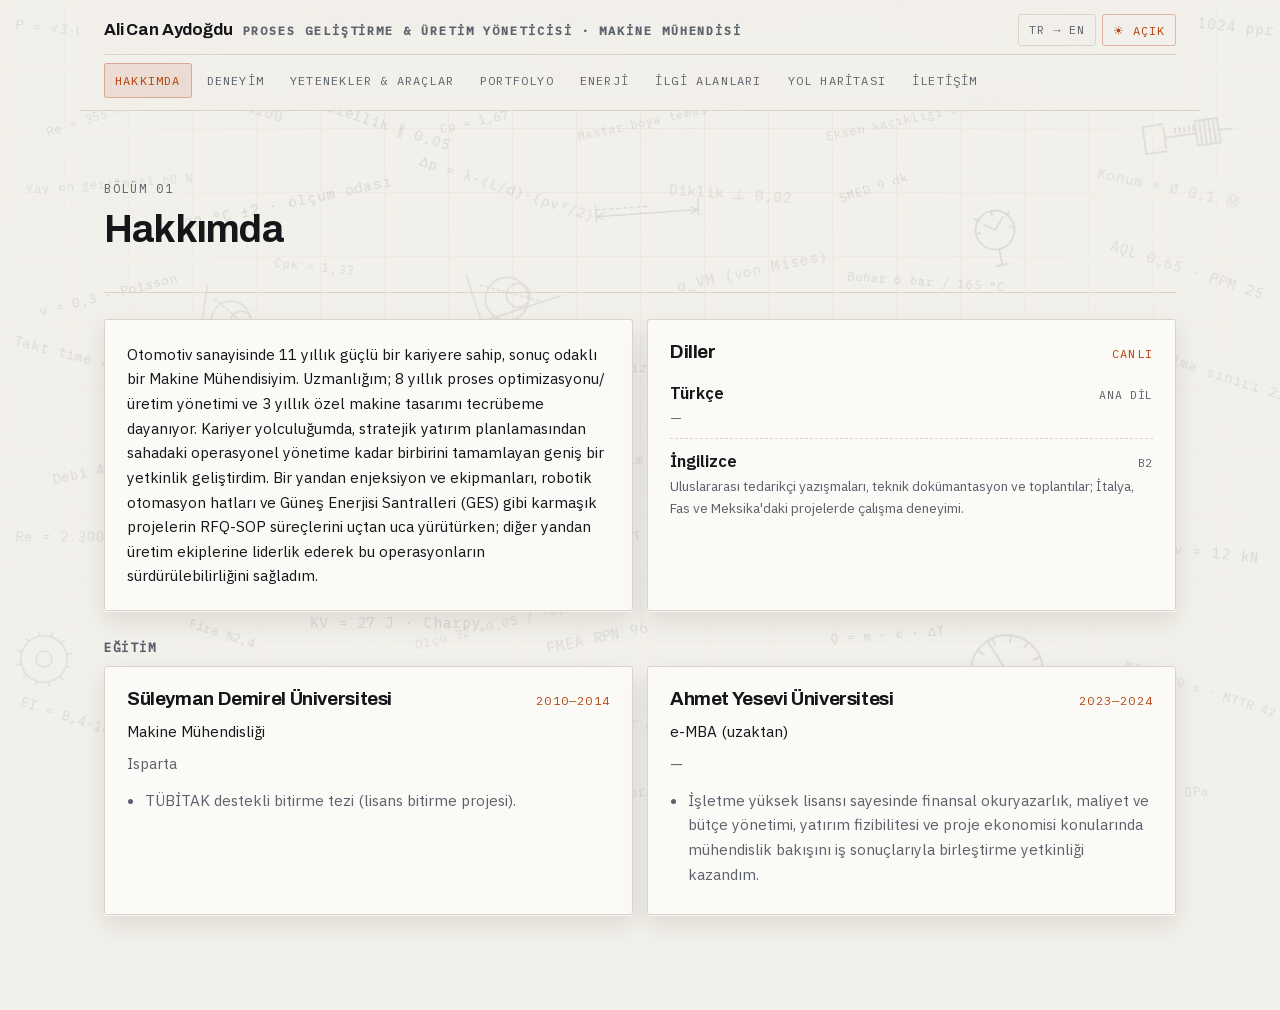
<file: hakkimda/index.html>
<!DOCTYPE html><!--QjMp_i5V5qfMLW1qhh4m1--><html lang="tr" data-tema="karanlik"><head><meta charSet="utf-8"/><meta name="viewport" content="width=device-width, initial-scale=1"/><link rel="preload" href="/_next/static/media/1a4aa50920b5315c-s.p.woff2" as="font" crossorigin="" type="font/woff2"/><link rel="preload" href="/_next/static/media/23d669af23d19c95-s.p.woff2" as="font" crossorigin="" type="font/woff2"/><link rel="preload" href="/_next/static/media/26d4368bf94c0ec4-s.p.woff2" as="font" crossorigin="" type="font/woff2"/><link rel="preload" href="/_next/static/media/2801417b65625cf5-s.p.woff2" as="font" crossorigin="" type="font/woff2"/><link rel="preload" href="/_next/static/media/92eeb95d069020cc-s.p.woff2" as="font" crossorigin="" type="font/woff2"/><link rel="preload" href="/_next/static/media/98e207f02528a563-s.p.woff2" as="font" crossorigin="" type="font/woff2"/><link rel="preload" href="/_next/static/media/99dcf268bda04fe5-s.p.woff2" as="font" crossorigin="" type="font/woff2"/><link rel="preload" href="/_next/static/media/d3ebbfd689654d3a-s.p.woff2" as="font" crossorigin="" type="font/woff2"/><link rel="stylesheet" href="/_next/static/css/8770392038949a55.css" data-precedence="next"/><link rel="preload" as="script" fetchPriority="low" href="/_next/static/chunks/webpack-0aae440acfa3b4bb.js"/><script src="/_next/static/chunks/4bd1b696-c023c6e3521b1417.js" async=""></script><script src="/_next/static/chunks/255-a7ba4d37dca2f1fa.js" async=""></script><script src="/_next/static/chunks/main-app-0b90527b60f380eb.js" async=""></script><script src="/_next/static/chunks/176-c4a8215ca4d82670.js" async=""></script><script src="/_next/static/chunks/206-5c0bc24a53914f06.js" async=""></script><script src="/_next/static/chunks/app/layout-c74ab268e3fa7f1e.js" async=""></script><script src="/_next/static/chunks/app/not-found-e77cf2601d619c3d.js" async=""></script><script src="/_next/static/chunks/391-8bb4026522bc59e2.js" async=""></script><script src="/_next/static/chunks/app/%5Bbolum%5D/page-a8de9c8fc02e514a.js" async=""></script><meta name="next-size-adjust" content=""/><meta name="theme-color" media="(prefers-color-scheme: dark)" content="#0c0e11"/><meta name="theme-color" media="(prefers-color-scheme: light)" content="#f2f0ea"/><title>Ali Can Aydoğdu — Proses Geliştirme &amp; Üretim Yöneticisi · Makine Mühendisi</title><meta name="description" content="11 yıllık otomotiv deneyimi: proses optimizasyonu, üretim yönetimi ve özel makine tasarımı. Robotik otomasyon hatları, fabrika kurulumları ve güneş enerji santrali projeleri."/><meta name="application-name" content="Ali Can Aydoğdu — CV"/><meta name="author" content="Ali Can Aydoğdu"/><meta name="keywords" content="makine mühendisi,mechanical engineer,proses geliştirme,üretim yönetimi,otomotiv,CAPEX,robotik otomasyon,Bursa,CV,özgeçmiş"/><meta name="robots" content="index, follow"/><meta property="og:title" content="Ali Can Aydoğdu — Proses Geliştirme &amp; Üretim Yöneticisi · Makine Mühendisi"/><meta property="og:description" content="11 yıllık otomotiv deneyimi: proses optimizasyonu, üretim yönetimi ve özel makine tasarımı. Robotik otomasyon hatları, fabrika kurulumları ve güneş enerji santrali projeleri."/><meta property="og:url" content="https://alican-aydogdu.github.io/"/><meta property="og:site_name" content="Ali Can Aydoğdu"/><meta property="og:locale" content="tr_TR"/><meta property="og:image" content="https://alican-aydogdu.github.io/og.jpg"/><meta property="og:image:width" content="1200"/><meta property="og:image:height" content="630"/><meta property="og:image:alt" content="Ali Can Aydoğdu — Proses Geliştirme &amp; Üretim Yöneticisi · Makine Mühendisi"/><meta property="og:locale:alternate" content="en_US"/><meta property="og:type" content="profile"/><meta name="twitter:card" content="summary_large_image"/><meta name="twitter:title" content="Ali Can Aydoğdu — Proses Geliştirme &amp; Üretim Yöneticisi · Makine Mühendisi"/><meta name="twitter:description" content="11 yıllık otomotiv deneyimi: proses optimizasyonu, üretim yönetimi ve özel makine tasarımı. Robotik otomasyon hatları, fabrika kurulumları ve güneş enerji santrali projeleri."/><meta name="twitter:image" content="https://alican-aydogdu.github.io/og.jpg"/><link rel="icon" href="/favicon.svg"/><script src="/_next/static/chunks/polyfills-42372ed130431b0a.js" noModule=""></script></head><body class="__variable_29571e __variable_7dcaba __variable_6cf36b"><div hidden=""><!--$--><!--/$--></div><div class="sembol-katmani" aria-hidden="true"><span class="sembol sembol--genis" style="left:62.6%;top:12.1%;transform:rotate(-12deg) scale(0.8);opacity:0.11399999999999999"><span class="sembol-metin">Eksen kaçıklığı 0,02 mm</span></span><span class="sembol" style="left:87%;top:41.3%;transform:rotate(18deg) scale(0.93);opacity:0.10200000000000001"><span class="sembol-metin">Yorfulma sınırı 210 N/mm²</span></span><span class="sembol sembol--genis" style="left:12.5%;top:2.8%;transform:rotate(-8deg) scale(0.83);opacity:0.132"><span class="sembol-metin">Ra 0,8 · Rz 4</span></span><span class="sembol" style="left:22.8%;top:12.5%;transform:rotate(18deg) scale(0.93);opacity:0.126"><span class="sembol-metin">Paralellik ∥ 0,05</span></span><span class="sembol sembol--genis" style="left:0.5%;top:38.6%;transform:rotate(14deg) scale(0.91);opacity:0.11399999999999999"><span class="sembol-metin">Takt time 48 s</span></span><span class="sembol" style="left:87.4%;top:87.2%;transform:rotate(-4deg) scale(0.82);opacity:0.108"><span class="sembol-metin">G = 81 GPa</span></span><span class="sembol sembol--genis" style="left:30.8%;top:68.4%;transform:rotate(-14deg) scale(0.82);opacity:0.096"><span class="sembol-metin">Ölçü 32 +0,05 / −0,02</span></span><span class="sembol" style="left:23.2%;top:85.6%;transform:rotate(-12deg) scale(0.96);opacity:0.132"><span class="sembol-metin">τ_akma = 0,58·σ_akma</span></span><span class="sembol sembol--genis" style="left:0.5%;top:58.7%;transform:rotate(0deg) scale(0.91);opacity:0.10200000000000001"><span class="sembol-metin">Re = 2.300 · laminer</span></span><span class="sembol" style="left:75.3%;top:40.3%;transform:rotate(-14deg) scale(0.9);opacity:0.10200000000000001"><span class="sembol-metin">Temas oranı ε_α = 1,6</span></span><span class="sembol sembol--genis" style="left:44.7%;top:21.4%;transform:rotate(-4deg) scale(0.8);opacity:0.126"><svg viewBox="0 0 140 30" width="150" height="32" fill="none" stroke="currentColor" stroke-width="1.4" stroke-linecap="round" stroke-linejoin="round"><path d="M10 6 V26"></path><path d="M130 6 V26"></path><path d="M10 20 H130"></path><path d="M19 16 L10 20 L19 24"></path><path d="M121 16 L130 20 L121 24"></path><path d="M10 12 H70" stroke-dasharray="4 4"></path></svg></span><span class="sembol" style="left:85.3%;top:19.9%;transform:rotate(12deg) scale(0.95);opacity:0.096"><span class="sembol-metin">Konum ⌖ Ø 0,1 Ⓜ</span></span><span class="sembol sembol--genis" style="left:33.6%;top:12.5%;transform:rotate(-12deg) scale(0.79);opacity:0.126"><span class="sembol-metin">Cp = 1,67</span></span><span class="sembol" style="left:63.8%;top:88.8%;transform:rotate(-4deg) scale(0.82);opacity:0.12"><span class="sembol-metin">PLC S7-1500 · Profinet</span></span><span class="sembol sembol--genis" style="left:22.1%;top:0.7%;transform:rotate(0deg) scale(0.87);opacity:0.132"><span class="sembol-metin">Modül m = 2 · z₁ = 17</span></span><span class="sembol" style="left:66.4%;top:0.8%;transform:rotate(18deg) scale(0.8);opacity:0.126"><span class="sembol-metin">k = 2.400 W/m²K</span></span><span class="sembol sembol--genis" style="left:14%;top:21.5%;transform:rotate(-12deg) scale(0.97);opacity:0.132"><span class="sembol-metin">20 °C ±2 · ölçüm odası</span></span><span class="sembol" style="left:10.6%;top:58.2%;transform:rotate(12deg) scale(0.82);opacity:0.11399999999999999"><span class="sembol-metin">Kanban kart sayısı 14</span></span><span class="sembol sembol--genis" style="left:34.6%;top:28.5%;transform:rotate(-18deg) scale(0.98);opacity:0.108"><svg viewBox="0 0 120 70" width="120" height="72" fill="none" stroke="currentColor" stroke-width="1.4" stroke-linecap="round" stroke-linejoin="round"><path d="M8 56 H114"></path><path d="M30 6 V62"></path><circle cx="62" cy="42" r="22"></circle><circle cx="74" cy="42" r="12"></circle><path d="M40 20 L96 56" stroke-dasharray="3 3"></path></svg></span><span class="sembol" style="left:45.3%;top:50.1%;transform:rotate(0deg) scale(0.86);opacity:0.126"><span class="sembol-metin">Çevrim süresi 42 s</span></span><span class="sembol sembol--genis" style="left:66.7%;top:39.6%;transform:rotate(6deg) scale(0.88);opacity:0.10200000000000001"><span class="sembol-metin">τ = F / A</span></span><span class="sembol" style="left:74.2%;top:60.5%;transform:rotate(-14deg) scale(0.93);opacity:0.096"><svg viewBox="0 0 140 60" width="140" height="62" fill="none" stroke="currentColor" stroke-width="1.4" stroke-linecap="round" stroke-linejoin="round"><path d="M12 8 V52 H136"></path><path d="M12 52 L40 22"></path><path d="M40 22 C46 21 52 20 58 21"></path><path d="M58 21 C74 24 86 30 96 38"></path><path d="M96 38 C104 44 110 47 116 48"></path><path d="M116 48 C122 49 128 46 132 40"></path><path d="M40 22 H44" stroke-dasharray="3 3"></path></svg></span><span class="sembol sembol--genis" style="left:34%;top:76%;transform:rotate(-14deg) scale(0.88);opacity:0.132"><span class="sembol-metin">Kalibrasyon 12 ay</span></span><span class="sembol" style="left:85.8%;top:76%;transform:rotate(18deg) scale(0.8);opacity:0.10200000000000001"><span class="sembol-metin">MTBF 320 s · MTTR 42 dk</span></span><span class="sembol sembol--genis" style="left:83.7%;top:47.3%;transform:rotate(-4deg) scale(0.86);opacity:0.12"><span class="sembol-metin">σ-ε eğrisi</span></span><span class="sembol" style="left:63.4%;top:59%;transform:rotate(-14deg) scale(0.8);opacity:0.126"><span class="sembol-metin">I = 12,4 A · U = 400 V</span></span><span class="sembol sembol--genis" style="left:75.5%;top:49.1%;transform:rotate(0deg) scale(0.82);opacity:0.126"><span class="sembol-metin">τ = 16·T / (π·d³)</span></span><span class="sembol" style="left:42.6%;top:86.5%;transform:rotate(-8deg) scale(0.91);opacity:0.108"><span class="sembol-metin">Rulman ömrü L10 = 8.000 s</span></span><span class="sembol sembol--genis" style="left:43.2%;top:12.3%;transform:rotate(-12deg) scale(0.78);opacity:0.12"><span class="sembol-metin">Mastar boya temas %80</span></span><span class="sembol" style="left:3.4%;top:51%;transform:rotate(-12deg) scale(0.89);opacity:0.12"><span class="sembol-metin">Debi 42 m³/sa</span></span><span class="sembol sembol--genis" style="left:42.4%;top:69.9%;transform:rotate(-12deg) scale(0.96);opacity:0.108"><span class="sembol-metin">FMEA RPN 96</span></span><span class="sembol" style="left:31.9%;top:20%;transform:rotate(18deg) scale(0.92);opacity:0.12"><span class="sembol-metin">Δp = λ·(L/d)·(ρv²/2)</span></span><span class="sembol sembol--genis" style="left:13.9%;top:69.4%;transform:rotate(18deg) scale(0.78);opacity:0.132"><span class="sembol-metin">Fire %2,4</span></span><span class="sembol" style="left:12%;top:50.7%;transform:rotate(-12deg) scale(0.97);opacity:0.10200000000000001"><span class="sembol-metin">σ_em = 140 N/mm²</span></span><span class="sembol sembol--genis" style="left:0.5%;top:2.6%;transform:rotate(6deg) scale(0.89);opacity:0.108"><span class="sembol-metin">P = √3·U·I·cos φ</span></span><span class="sembol" style="left:53%;top:86.2%;transform:rotate(4deg) scale(0.82);opacity:0.126"><span class="sembol-metin">M_b = F · l</span></span><span class="sembol sembol--genis" style="left:23.9%;top:68.2%;transform:rotate(0deg) scale(0.96);opacity:0.132"><span class="sembol-metin">KV = 27 J · Charpy</span></span><span class="sembol" style="left:62.6%;top:78.3%;transform:rotate(0deg) scale(0.79);opacity:0.108"><span class="sembol-metin">SPC n = 5 / saat</span></span><span class="sembol sembol--genis" style="left:34.1%;top:39.9%;transform:rotate(0deg) scale(0.81);opacity:0.11399999999999999"><span class="sembol-metin">Çevrim oranı i = 2,4</span></span><span class="sembol" style="left:64.8%;top:19.9%;transform:rotate(-18deg) scale(0.8);opacity:0.126"><span class="sembol-metin">SMED 9 dk</span></span><span class="sembol sembol--genis" style="left:55.8%;top:78%;transform:rotate(4deg) scale(0.9);opacity:0.10200000000000001"><span class="sembol-metin">Helis açısı β = 15°</span></span><span class="sembol" style="left:22%;top:37.6%;transform:rotate(4deg) scale(0.96);opacity:0.132"><span class="sembol-metin">k = F / δ</span></span><span class="sembol sembol--genis" style="left:24.4%;top:56.8%;transform:rotate(4deg) scale(0.82);opacity:0.10200000000000001"><span class="sembol-metin">Güvenlik katsayısı n = 2,5</span></span><span class="sembol" style="left:12.5%;top:10%;transform:rotate(18deg) scale(0.96);opacity:0.11399999999999999"><span class="sembol-metin">EOL test %100</span></span><span class="sembol sembol--genis" style="left:13.8%;top:88.4%;transform:rotate(-4deg) scale(0.95);opacity:0.132"><svg viewBox="0 0 60 60" width="80" height="80" fill="none" stroke="currentColor" stroke-width="1.4" stroke-linecap="round" stroke-linejoin="round"><circle cx="30" cy="22" r="17"></circle><path d="M30 5 L30 9"></path><path d="M45 9 L42 12"></path><path d="M15 9 L18 12"></path><path d="M47 22 L43 22"></path><path d="M13 22 L17 22"></path><path d="M30 22 L39 12"></path><path d="M30 22 L22 16"></path><path d="M30 39 V53"></path><path d="M25 53 H35"></path></svg></span><span class="sembol" style="left:2.6%;top:12.1%;transform:rotate(-18deg) scale(0.82);opacity:0.108"><span class="sembol-metin">Re = 355 MPa</span></span><span class="sembol sembol--genis" style="left:76.3%;top:77.4%;transform:rotate(14deg) scale(0.95);opacity:0.132"><svg viewBox="0 0 120 40" width="150" height="50" fill="none" stroke="currentColor" stroke-width="1.4" stroke-linecap="round" stroke-linejoin="round"><path d="M8 22 H112"></path><path d="M20 22 V16"></path><path d="M30 22 V18.5"></path><path d="M40 22 V16"></path><path d="M50 22 V18.5"></path><path d="M60 22 V16"></path><path d="M70 22 V18.5"></path><path d="M80 22 V16"></path><path d="M90 22 V18.5"></path><path d="M100 22 V16"></path><path d="M8 22 V10 H17"></path><path d="M46 22 V10 H55"></path><path d="M42 18 H63 V27 H42 Z"></path><path d="M112 22 H119"></path><path d="M63 20 H86"></path></svg></span><span class="sembol" style="left:31.8%;top:0.5%;transform:rotate(6deg) scale(0.8);opacity:0.132"><span class="sembol-metin">C/P = 6,2</span></span><span class="sembol sembol--genis" style="left:51.9%;top:0.9%;transform:rotate(-4deg) scale(0.94);opacity:0.11399999999999999"><span class="sembol-metin">cos φ = 0,92</span></span><span class="sembol" style="left:63.9%;top:69.5%;transform:rotate(-4deg) scale(0.82);opacity:0.126"><span class="sembol-metin">Q = m · c · ΔT</span></span><span class="sembol sembol--genis" style="left:52.6%;top:29.1%;transform:rotate(-12deg) scale(0.97);opacity:0.108"><span class="sembol-metin">σ_VM (von Mises)</span></span><span class="sembol" style="left:11.1%;top:77.8%;transform:rotate(14deg) scale(0.98);opacity:0.12"><span class="sembol-metin">8D · 5 Why</span></span><span class="sembol sembol--genis" style="left:53.2%;top:8.7%;transform:rotate(0deg) scale(0.82);opacity:0.108"><span class="sembol-metin">σ = M / W</span></span><span class="sembol" style="left:51.9%;top:20.6%;transform:rotate(4deg) scale(0.93);opacity:0.108"><span class="sembol-metin">Diklik ⊥ 0,02</span></span><span class="sembol sembol--genis" style="left:74.8%;top:22.1%;transform:rotate(-12deg) scale(0.86);opacity:0.12"><svg viewBox="0 0 60 60" width="80" height="80" fill="none" stroke="currentColor" stroke-width="1.4" stroke-linecap="round" stroke-linejoin="round"><circle cx="30" cy="22" r="17"></circle><path d="M30 5 L30 9"></path><path d="M45 9 L42 12"></path><path d="M15 9 L18 12"></path><path d="M47 22 L43 22"></path><path d="M13 22 L17 22"></path><path d="M30 22 L39 12"></path><path d="M30 22 L22 16"></path><path d="M30 39 V53"></path><path d="M25 53 H35"></path></svg></span><span class="sembol" style="left:31.5%;top:56.8%;transform:rotate(8deg) scale(0.78);opacity:0.132"><span class="sembol-metin">X̄-R kontrol kartı</span></span><span class="sembol sembol--genis" style="left:75.3%;top:69.1%;transform:rotate(6deg) scale(0.93);opacity:0.10200000000000001"><svg viewBox="0 0 60 40" width="90" height="60" fill="none" stroke="currentColor" stroke-width="1.4" stroke-linecap="round" stroke-linejoin="round"><path d="M4 34 A26 26 0 0 1 56 34"></path><path d="M4 34 H56"></path><path d="M7.5 21.0 L11.8 23.5"></path><path d="M17.0 11.5 L19.5 15.8"></path><path d="M30.0 8.0 L30.0 13.0"></path><path d="M43.0 11.5 L40.5 15.8"></path><path d="M52.5 21.0 L48.2 23.5"></path><path d="M30 34 L14 14"></path></svg></span><span class="sembol" style="left:11.2%;top:37.7%;transform:rotate(14deg) scale(0.96);opacity:0.12"><svg viewBox="0 0 80 80" width="76" height="76" fill="none" stroke="currentColor" stroke-width="1.4" stroke-linecap="round" stroke-linejoin="round"><circle cx="40" cy="40" r="30"></circle><circle cx="40" cy="40" r="20"></circle><circle cx="40" cy="40" r="11"></circle><circle cx="65.0" cy="40.0" r="3.4"></circle><circle cx="57.7" cy="57.7" r="3.4"></circle><circle cx="40.0" cy="65.0" r="3.4"></circle><circle cx="22.3" cy="57.7" r="3.4"></circle><circle cx="15.0" cy="40.0" r="3.4"></circle><circle cx="22.3" cy="22.3" r="3.4"></circle><circle cx="40.0" cy="15.0" r="3.4"></circle><circle cx="57.7" cy="22.3" r="3.4"></circle></svg></span><span class="sembol sembol--genis" style="left:84.8%;top:60%;transform:rotate(6deg) scale(0.96);opacity:0.12"><span class="sembol-metin">Ön yük F_v = 12 kN</span></span><span class="sembol" style="left:74.2%;top:10.2%;transform:rotate(8deg) scale(0.92);opacity:0.12"><span class="sembol-metin">OEE = %86</span></span><span class="sembol sembol--genis" style="left:20.7%;top:77.5%;transform:rotate(8deg) scale(0.92);opacity:0.10200000000000001"><span class="sembol-metin">IATF 16949 · VDA 6.3</span></span><span class="sembol" style="left:86.2%;top:29%;transform:rotate(18deg) scale(0.95);opacity:0.108"><span class="sembol-metin">AQL 0,65 · PPM 25</span></span><span class="sembol sembol--genis" style="left:21.4%;top:48.7%;transform:rotate(-14deg) scale(0.9);opacity:0.108"><span class="sembol-metin">PPAP seviye 3 · APQP</span></span><span class="sembol" style="left:74.9%;top:87.2%;transform:rotate(-4deg) scale(0.88);opacity:0.132"><span class="sembol-metin">Sıkma torku 45 Nm ±10%</span></span><span class="sembol sembol--genis" style="left:87.4%;top:11.8%;transform:rotate(-8deg) scale(0.91);opacity:0.108"><svg viewBox="0 0 120 44" width="150" height="55" fill="none" stroke="currentColor" stroke-width="1.4" stroke-linecap="round" stroke-linejoin="round"><path d="M34 10 H16 V34 H34"></path><path d="M34 13 V31"></path><path d="M34 22 H62"></path><path d="M62 11 H82 V33 H62 Z"></path><path d="M66 11 V33"></path><path d="M70 11 V33"></path><path d="M74 11 V33"></path><path d="M78 11 V33"></path><path d="M82 22 H94"></path><path d="M44 15 V19"></path><path d="M48 15 V19"></path><path d="M52 15 V19"></path><path d="M56 15 V19"></path><path d="M60 15 V19"></path></svg></span><span class="sembol" style="left:64.6%;top:30.3%;transform:rotate(4deg) scale(0.8);opacity:0.132"><span class="sembol-metin">Buhar 6 bar / 165 °C</span></span><span class="sembol sembol--genis" style="left:0.5%;top:19.4%;transform:rotate(-4deg) scale(0.81);opacity:0.096"><span class="sembol-metin">Yay ön gerilmesi 60 N</span></span><span class="sembol" style="left:42.3%;top:58.5%;transform:rotate(-12deg) scale(0.87);opacity:0.126"><span class="sembol-metin">d ≥ ∛(16·T / π·τ_em)</span></span><span class="sembol sembol--genis" style="left:54.3%;top:49.9%;transform:rotate(8deg) scale(0.88);opacity:0.10200000000000001"><svg viewBox="0 0 120 40" width="150" height="50" fill="none" stroke="currentColor" stroke-width="1.4" stroke-linecap="round" stroke-linejoin="round"><path d="M8 22 H112"></path><path d="M20 22 V16"></path><path d="M30 22 V18.5"></path><path d="M40 22 V16"></path><path d="M50 22 V18.5"></path><path d="M60 22 V16"></path><path d="M70 22 V18.5"></path><path d="M80 22 V16"></path><path d="M90 22 V18.5"></path><path d="M100 22 V16"></path><path d="M8 22 V10 H17"></path><path d="M46 22 V10 H55"></path><path d="M42 18 H63 V27 H42 Z"></path><path d="M112 22 H119"></path><path d="M63 20 H86"></path></svg></span><span class="sembol" style="left:0.5%;top:69%;transform:rotate(-12deg) scale(0.94);opacity:0.10200000000000001"><svg viewBox="0 0 80 80" width="76" height="76" fill="none" stroke="currentColor" stroke-width="1.4" stroke-linecap="round" stroke-linejoin="round"><circle cx="40" cy="40" r="26"></circle><circle cx="40" cy="40" r="9"></circle><path d="M66.0 40.0 L71.0 40.0"></path><path d="M62.5 53.0 L66.8 55.5"></path><path d="M53.0 62.5 L55.5 66.8"></path><path d="M40.0 66.0 L40.0 71.0"></path><path d="M27.0 62.5 L24.5 66.8"></path><path d="M17.5 53.0 L13.2 55.5"></path><path d="M14.0 40.0 L9.0 40.0"></path><path d="M17.5 27.0 L13.2 24.5"></path><path d="M27.0 17.5 L24.5 13.2"></path><path d="M40.0 14.0 L40.0 9.0"></path><path d="M53.0 17.5 L55.5 13.2"></path><path d="M62.5 27.0 L66.8 24.5"></path></svg></span><span class="sembol sembol--genis" style="left:0.5%;top:79.6%;transform:rotate(18deg) scale(0.87);opacity:0.12"><span class="sembol-metin">EI = 8,4·10⁶ N·mm²</span></span><span class="sembol" style="left:42.3%;top:79.2%;transform:rotate(12deg) scale(0.81);opacity:0.11399999999999999"><span class="sembol-metin">Komparatör 0,01 mm</span></span><span class="sembol sembol--genis" style="left:1.9%;top:31.8%;transform:rotate(-14deg) scale(0.84);opacity:0.132"><span class="sembol-metin">ν = 0,3 · Poisson</span></span><span class="sembol" style="left:87.4%;top:1.5%;transform:rotate(6deg) scale(0.96);opacity:0.11399999999999999"><span class="sembol-metin">Encoder 1024 ppr</span></span><span class="sembol sembol--genis" style="left:34.3%;top:87.6%;transform:rotate(-8deg) scale(0.93);opacity:0.11399999999999999"><span class="sembol-metin">α = 11,7·10⁻⁶ 1/K</span></span><span class="sembol" style="left:64.3%;top:50%;transform:rotate(14deg) scale(0.84);opacity:0.132"><span class="sembol-metin">A% = 22 · süneklik</span></span><span class="sembol sembol--genis" style="left:43.5%;top:39.9%;transform:rotate(0deg) scale(0.87);opacity:0.126"><span class="sembol-metin">Kayış hızı v = 12 m/s</span></span><span class="sembol" style="left:42.5%;top:0.5%;transform:rotate(4deg) scale(0.96);opacity:0.096"><svg viewBox="0 0 80 80" width="76" height="76" fill="none" stroke="currentColor" stroke-width="1.4" stroke-linecap="round" stroke-linejoin="round"><circle cx="40" cy="40" r="30"></circle><circle cx="40" cy="40" r="20"></circle><circle cx="40" cy="40" r="11"></circle><circle cx="65.0" cy="40.0" r="3.4"></circle><circle cx="57.7" cy="57.7" r="3.4"></circle><circle cx="40.0" cy="65.0" r="3.4"></circle><circle cx="22.3" cy="57.7" r="3.4"></circle><circle cx="15.0" cy="40.0" r="3.4"></circle><circle cx="22.3" cy="22.3" r="3.4"></circle><circle cx="40.0" cy="15.0" r="3.4"></circle><circle cx="57.7" cy="22.3" r="3.4"></circle></svg></span><span class="sembol sembol--genis" style="left:20.7%;top:28.7%;transform:rotate(6deg) scale(0.81);opacity:0.10200000000000001"><span class="sembol-metin">Cpk = 1,33</span></span><span class="sembol" style="left:73.2%;top:0.6%;transform:rotate(18deg) scale(0.87);opacity:0.096"><span class="sembol-metin">δ = F·l³ / (3·E·I)</span></span><span class="sembol sembol--genis" style="left:52.7%;top:39.1%;transform:rotate(-14deg) scale(0.97);opacity:0.096"><span class="sembol-metin">λ = 45 W/m·K</span></span><span class="sembol" style="left:13.3%;top:30.9%;transform:rotate(8deg) scale(0.88);opacity:0.108"><svg viewBox="0 0 120 70" width="120" height="72" fill="none" stroke="currentColor" stroke-width="1.4" stroke-linecap="round" stroke-linejoin="round"><path d="M8 56 H114"></path><path d="M30 6 V62"></path><circle cx="62" cy="42" r="22"></circle><circle cx="74" cy="42" r="12"></circle><path d="M40 20 L96 56" stroke-dasharray="3 3"></path></svg></span></div><div class="kabuk"><header class="ustbar"><a class="marka" href="/">Ali Can Aydoğdu<span>Proses Geliştirme &amp; Üretim Yöneticisi · Makine Mühendisi</span></a><nav class="ust-nav" aria-label="Bölümler"><a data-aktif="1" href="/hakkimda/">Hakkımda</a><a data-aktif="0" href="/deneyim/">Deneyim</a><a data-aktif="0" href="/yetenekler/">Yetenekler &amp; Araçlar</a><a data-aktif="0" href="/portfolyo/">Portfolyo</a><a data-aktif="0" href="/enerji/">Enerji</a><a data-aktif="0" href="/ilgi/">İlgi Alanları</a><a data-aktif="0" href="/yol-haritasi/">Yol Haritası</a><a data-aktif="0" href="/iletisim/">İletişim</a></nav><div class="anahtarlar"><button type="button" class="anahtar" data-acik="0" aria-label="Dili değiştir (TR → EN)">TR → EN</button><button type="button" class="anahtar" data-acik="0" aria-label="Temayı değiştir">☾ Koyu</button></div></header><main><section class="sayfa-giris"><div class="sayfa-basligi"><div><span class="mono">Bölüm<!-- --> <!-- -->01</span><h2>Hakkımda</h2></div></div><div class="izgara izgara-2"><div class="kart" style="opacity:0;transform:translateY(16px)"><p style="color:var(--renk-metin)">Otomotiv sanayisinde 11 yıllık güçlü bir kariyere sahip, sonuç odaklı bir Makine Mühendisiyim. Uzmanlığım; 8 yıllık proses optimizasyonu/üretim yönetimi ve 3 yıllık özel makine tasarımı tecrübeme dayanıyor. Kariyer yolculuğumda, stratejik yatırım planlamasından sahadaki operasyonel yönetime kadar birbirini tamamlayan geniş bir yetkinlik geliştirdim. Bir yandan enjeksiyon ve ekipmanları, robotik otomasyon hatları ve Güneş Enerjisi Santralleri (GES) gibi karmaşık projelerin RFQ-SOP süreçlerini uçtan uca yürütürken; diğer yandan üretim ekiplerine liderlik ederek bu operasyonların sürdürülebilirliğini sağladım.</p></div><div class="kart" style="opacity:0;transform:translateY(16px)"><div class="kart-baslik"><h3>Diller</h3><span class="kod">CANLI</span></div><div class="dil-satir"><div class="dil-ust"><strong>Türkçe</strong><span class="mono dil-seviye">Ana dil</span></div><p style="font-size:0.86rem">—</p></div><div class="dil-satir"><div class="dil-ust"><strong>İngilizce</strong><span class="mono dil-seviye">B2</span></div><p style="font-size:0.86rem">Uluslararası tedarikçi yazışmaları, teknik dokümantasyon ve toplantılar; İtalya, Fas ve Meksika&#x27;daki projelerde çalışma deneyimi.</p></div></div></div><h3 class="mono" style="margin:30px 0 12px">Eğitim</h3><div class="izgara izgara-2"><div class="kart" style="opacity:0;transform:translateY(16px)"><div class="kart-baslik"><h3>Süleyman Demirel Üniversitesi</h3><span class="kod">2010<!-- -->—<!-- -->2014</span></div><p style="color:var(--renk-metin)">Makine Mühendisliği</p><p style="margin-top:8px">Isparta</p><ul class="maddeler"><li>TÜBİTAK destekli bitirme tezi (lisans bitirme projesi).</li></ul></div><div class="kart" style="opacity:0;transform:translateY(16px)"><div class="kart-baslik"><h3>Ahmet Yesevi Üniversitesi</h3><span class="kod">2023<!-- -->—<!-- -->2024</span></div><p style="color:var(--renk-metin)">e-MBA (uzaktan)</p><p style="margin-top:8px">—</p><ul class="maddeler"><li>İşletme yüksek lisansı sayesinde finansal okuryazarlık, maliyet ve bütçe yönetimi, yatırım fizibilitesi ve proje ekonomisi konularında mühendislik bakışını iş sonuçlarıyla birleştirme yetkinliği kazandım.</li></ul></div></div></section><!--$--><!--/$--></main></div><script src="/_next/static/chunks/webpack-0aae440acfa3b4bb.js" id="_R_" async=""></script><script>(self.__next_f=self.__next_f||[]).push([0])</script><script>self.__next_f.push([1,"1:\"$Sreact.fragment\"\n2:I[206,[\"176\",\"static/chunks/176-c4a8215ca4d82670.js\",\"206\",\"static/chunks/206-5c0bc24a53914f06.js\",\"177\",\"static/chunks/app/layout-c74ab268e3fa7f1e.js\"],\"Saglayici\"]\n49:I[7150,[],\"\"]\n:HL[\"/_next/static/media/1a4aa50920b5315c-s.p.woff2\",\"font\",{\"crossOrigin\":\"\",\"type\":\"font/woff2\"}]\n:HL[\"/_next/static/media/23d669af23d19c95-s.p.woff2\",\"font\",{\"crossOrigin\":\"\",\"type\":\"font/woff2\"}]\n:HL[\"/_next/static/media/26d4368bf94c0ec4-s.p.woff2\",\"font\",{\"crossOrigin\":\"\",\"type\":\"font/woff2\"}]\n:HL[\"/_next/static/media/2801417b65625cf5-s.p.woff2\",\"font\",{\"crossOrigin\":\"\",\"type\":\"font/woff2\"}]\n:HL[\"/_next/static/media/92eeb95d069020cc-s.p.woff2\",\"font\",{\"crossOrigin\":\"\",\"type\":\"font/woff2\"}]\n:HL[\"/_next/static/media/98e207f02528a563-s.p.woff2\",\"font\",{\"crossOrigin\":\"\",\"type\":\"font/woff2\"}]\n:HL[\"/_next/static/media/99dcf268bda04fe5-s.p.woff2\",\"font\",{\"crossOrigin\":\"\",\"type\":\"font/woff2\"}]\n:HL[\"/_next/static/media/d3ebbfd689654d3a-s.p.woff2\",\"font\",{\"crossOrigin\":\"\",\"type\":\"font/woff2\"}]\n:HL[\"/_next/static/css/8770392038949a55.css\",\"style\"]\n"])</script><script>self.__next_f.push([1,"0:{\"P\":null,\"b\":\"QjMp_i5V5qfMLW1qhh4m1\",\"p\":\"\",\"c\":[\"\",\"hakkimda\",\"\"],\"i\":false,\"f\":[[[\"\",{\"children\":[[\"bolum\",\"hakkimda\",\"d\"],{\"children\":[\"__PAGE__\",{}]}]},\"$undefined\",\"$undefined\",true],[\"\",[\"$\",\"$1\",\"c\",{\"children\":[[[\"$\",\"link\",\"0\",{\"rel\":\"stylesheet\",\"href\":\"/_next/static/css/8770392038949a55.css\",\"precedence\":\"next\",\"crossOrigin\":\"$undefined\",\"nonce\":\"$undefined\"}]],[\"$\",\"html\",null,{\"lang\":\"tr\",\"data-tema\":\"karanlik\",\"suppressHydrationWarning\":true,\"children\":[\"$\",\"body\",null,{\"className\":\"__variable_29571e __variable_7dcaba __variable_6cf36b\",\"children\":[\"$\",\"$L2\",null,{\"children\":[[\"$\",\"div\",null,{\"className\":\"sembol-katmani\",\"aria-hidden\":\"true\",\"children\":[[\"$\",\"span\",\"0\",{\"className\":\"sembol sembol--genis\",\"style\":{\"left\":\"62.6%\",\"top\":\"12.1%\",\"transform\":\"rotate(-12deg) scale(0.8)\",\"opacity\":0.11399999999999999},\"children\":[\"$\",\"span\",null,{\"className\":\"sembol-metin\",\"children\":\"Eksen kaçıklığı 0,02 mm\"}]}],[\"$\",\"span\",\"1\",{\"className\":\"sembol\",\"style\":{\"left\":\"87%\",\"top\":\"41.3%\",\"transform\":\"rotate(18deg) scale(0.93)\",\"opacity\":0.10200000000000001},\"children\":[\"$\",\"span\",null,{\"className\":\"sembol-metin\",\"children\":\"Yorfulma sınırı 210 N/mm²\"}]}],[\"$\",\"span\",\"2\",{\"className\":\"sembol sembol--genis\",\"style\":{\"left\":\"12.5%\",\"top\":\"2.8%\",\"transform\":\"rotate(-8deg) scale(0.83)\",\"opacity\":0.132},\"children\":[\"$\",\"span\",null,{\"className\":\"sembol-metin\",\"children\":\"Ra 0,8 · Rz 4\"}]}],[\"$\",\"span\",\"3\",{\"className\":\"sembol\",\"style\":{\"left\":\"22.8%\",\"top\":\"12.5%\",\"transform\":\"rotate(18deg) scale(0.93)\",\"opacity\":0.126},\"children\":[\"$\",\"span\",null,{\"className\":\"sembol-metin\",\"children\":\"Paralellik ∥ 0,05\"}]}],[\"$\",\"span\",\"4\",{\"className\":\"sembol sembol--genis\",\"style\":{\"left\":\"0.5%\",\"top\":\"38.6%\",\"transform\":\"rotate(14deg) scale(0.91)\",\"opacity\":0.11399999999999999},\"children\":[\"$\",\"span\",null,{\"className\":\"sembol-metin\",\"children\":\"Takt time 48 s\"}]}],[\"$\",\"span\",\"5\",{\"className\":\"sembol\",\"style\":{\"left\":\"87.4%\",\"top\":\"87.2%\",\"transform\":\"rotate(-4deg) scale(0.82)\",\"opacity\":0.108},\"children\":[\"$\",\"span\",null,{\"className\":\"sembol-metin\",\"children\":\"G = 81 GPa\"}]}],[\"$\",\"span\",\"6\",{\"className\":\"sembol sembol--genis\",\"style\":{\"left\":\"30.8%\",\"top\":\"68.4%\",\"transform\":\"rotate(-14deg) scale(0.82)\",\"opacity\":0.096},\"children\":[\"$\",\"span\",null,{\"className\":\"sembol-metin\",\"children\":\"Ölçü 32 +0,05 / −0,02\"}]}],[\"$\",\"span\",\"7\",{\"className\":\"sembol\",\"style\":{\"left\":\"23.2%\",\"top\":\"85.6%\",\"transform\":\"rotate(-12deg) scale(0.96)\",\"opacity\":0.132},\"children\":[\"$\",\"span\",null,{\"className\":\"sembol-metin\",\"children\":\"τ_akma = 0,58·σ_akma\"}]}],[\"$\",\"span\",\"8\",{\"className\":\"sembol sembol--genis\",\"style\":{\"left\":\"0.5%\",\"top\":\"58.7%\",\"transform\":\"rotate(0deg) scale(0.91)\",\"opacity\":0.10200000000000001},\"children\":[\"$\",\"span\",null,{\"className\":\"sembol-metin\",\"children\":\"Re = 2.300 · laminer\"}]}],[\"$\",\"span\",\"9\",{\"className\":\"sembol\",\"style\":{\"left\":\"75.3%\",\"top\":\"40.3%\",\"transform\":\"rotate(-14deg) scale(0.9)\",\"opacity\":0.10200000000000001},\"children\":[\"$\",\"span\",null,{\"className\":\"sembol-metin\",\"children\":\"Temas oranı ε_α = 1,6\"}]}],[\"$\",\"span\",\"10\",{\"className\":\"sembol sembol--genis\",\"style\":{\"left\":\"44.7%\",\"top\":\"21.4%\",\"transform\":\"rotate(-4deg) scale(0.8)\",\"opacity\":0.126},\"children\":[\"$\",\"svg\",null,{\"viewBox\":\"0 0 140 30\",\"width\":\"150\",\"height\":\"32\",\"fill\":\"none\",\"stroke\":\"currentColor\",\"strokeWidth\":1.4,\"strokeLinecap\":\"round\",\"strokeLinejoin\":\"round\",\"children\":[[\"$\",\"path\",null,{\"d\":\"M10 6 V26\"}],[\"$\",\"path\",null,{\"d\":\"M130 6 V26\"}],[\"$\",\"path\",null,{\"d\":\"M10 20 H130\"}],[\"$\",\"path\",null,{\"d\":\"M19 16 L10 20 L19 24\"}],[\"$\",\"path\",null,{\"d\":\"M121 16 L130 20 L121 24\"}],[\"$\",\"path\",null,{\"d\":\"M10 12 H70\",\"strokeDasharray\":\"4 4\"}]]}]}],[\"$\",\"span\",\"11\",{\"className\":\"sembol\",\"style\":{\"left\":\"85.3%\",\"top\":\"19.9%\",\"transform\":\"rotate(12deg) scale(0.95)\",\"opacity\":0.096},\"children\":[\"$\",\"span\",null,{\"className\":\"sembol-metin\",\"children\":\"Konum ⌖ Ø 0,1 Ⓜ\"}]}],[\"$\",\"span\",\"12\",{\"className\":\"sembol sembol--genis\",\"style\":{\"left\":\"33.6%\",\"top\":\"12.5%\",\"transform\":\"rotate(-12deg) scale(0.79)\",\"opacity\":0.126},\"children\":[\"$\",\"span\",null,{\"className\":\"sembol-metin\",\"children\":\"Cp = 1,67\"}]}],[\"$\",\"span\",\"13\",{\"className\":\"sembol\",\"style\":{\"left\":\"63.8%\",\"top\":\"88.8%\",\"transform\":\"rotate(-4deg) scale(0.82)\",\"opacity\":0.12},\"children\":[\"$\",\"span\",null,{\"className\":\"sembol-metin\",\"children\":\"PLC S7-1500 · Profinet\"}]}],[\"$\",\"span\",\"14\",{\"className\":\"sembol sembol--genis\",\"style\":{\"left\":\"22.1%\",\"top\":\"0.7%\",\"transform\":\"rotate(0deg) scale(0.87)\",\"opacity\":0.132},\"children\":[\"$\",\"span\",null,{\"className\":\"sembol-metin\",\"children\":\"Modül m = 2 · z₁ = 17\"}]}],[\"$\",\"span\",\"15\",{\"className\":\"sembol\",\"style\":{\"left\":\"66.4%\",\"top\":\"0.8%\",\"transform\":\"rotate(18deg) scale(0.8)\",\"opacity\":0.126},\"children\":[\"$\",\"span\",null,{\"className\":\"sembol-metin\",\"children\":\"k = 2.400 W/m²K\"}]}],[\"$\",\"span\",\"16\",{\"className\":\"sembol sembol--genis\",\"style\":{\"left\":\"14%\",\"top\":\"21.5%\",\"transform\":\"rotate(-12deg) scale(0.97)\",\"opacity\":0.132},\"children\":\"$L3\"}],\"$L4\",\"$L5\",\"$L6\",\"$L7\",\"$L8\",\"$L9\",\"$La\",\"$Lb\",\"$Lc\",\"$Ld\",\"$Le\",\"$Lf\",\"$L10\",\"$L11\",\"$L12\",\"$L13\",\"$L14\",\"$L15\",\"$L16\",\"$L17\",\"$L18\",\"$L19\",\"$L1a\",\"$L1b\",\"$L1c\",\"$L1d\",\"$L1e\",\"$L1f\",\"$L20\",\"$L21\",\"$L22\",\"$L23\",\"$L24\",\"$L25\",\"$L26\",\"$L27\",\"$L28\",\"$L29\",\"$L2a\",\"$L2b\",\"$L2c\",\"$L2d\",\"$L2e\",\"$L2f\",\"$L30\",\"$L31\",\"$L32\",\"$L33\",\"$L34\",\"$L35\",\"$L36\",\"$L37\",\"$L38\",\"$L39\",\"$L3a\",\"$L3b\",\"$L3c\",\"$L3d\",\"$L3e\",\"$L3f\",\"$L40\",\"$L41\",\"$L42\",\"$L43\",\"$L44\"]}],\"$L45\"]}]}]}]]}],{\"children\":[[\"bolum\",\"hakkimda\",\"d\"],\"$L46\",{\"children\":[\"__PAGE__\",\"$L47\",{},null,false]},null,false]},null,false],\"$L48\",false]],\"m\":\"$undefined\",\"G\":[\"$49\",[]],\"s\":false,\"S\":true}\n"])</script><script>self.__next_f.push([1,"4a:I[2373,[\"176\",\"static/chunks/176-c4a8215ca4d82670.js\",\"206\",\"static/chunks/206-5c0bc24a53914f06.js\",\"177\",\"static/chunks/app/layout-c74ab268e3fa7f1e.js\"],\"default\"]\n4b:I[9766,[],\"\"]\n4c:I[8924,[],\"\"]\n4d:I[3293,[\"176\",\"static/chunks/176-c4a8215ca4d82670.js\",\"206\",\"static/chunks/206-5c0bc24a53914f06.js\",\"345\",\"static/chunks/app/not-found-e77cf2601d619c3d.js\"],\"default\"]\n4f:I[4431,[],\"OutletBoundary\"]\n51:I[5278,[],\"AsyncMetadataOutlet\"]\n53:I[4431,[],\"ViewportBoundary\"]\n55:I[4431,[],\"MetadataBoundary\"]\n56:\"$Sreact.suspense\"\n3:[\"$\",\"span\",null,{\"className\":\"sembol-metin\",\"children\":\"20 °C ±2 · ölçüm odası\"}]\n4:[\"$\",\"span\",\"17\",{\"className\":\"sembol\",\"style\":{\"left\":\"10.6%\",\"top\":\"58.2%\",\"transform\":\"rotate(12deg) scale(0.82)\",\"opacity\":0.11399999999999999},\"children\":[\"$\",\"span\",null,{\"className\":\"sembol-metin\",\"children\":\"Kanban kart sayısı 14\"}]}]\n5:[\"$\",\"span\",\"18\",{\"className\":\"sembol sembol--genis\",\"style\":{\"left\":\"34.6%\",\"top\":\"28.5%\",\"transform\":\"rotate(-18deg) scale(0.98)\",\"opacity\":0.108},\"children\":[\"$\",\"svg\",null,{\"viewBox\":\"0 0 120 70\",\"width\":\"120\",\"height\":\"72\",\"fill\":\"none\",\"stroke\":\"currentColor\",\"strokeWidth\":1.4,\"strokeLinecap\":\"round\",\"strokeLinejoin\":\"round\",\"children\":[[\"$\",\"path\",null,{\"d\":\"M8 56 H114\"}],[\"$\",\"path\",null,{\"d\":\"M30 6 V62\"}],[\"$\",\"circle\",null,{\"cx\":\"62\",\"cy\":\"42\",\"r\":\"22\"}],[\"$\",\"circle\",null,{\"cx\":\"74\",\"cy\":\"42\",\"r\":\"12\"}],[\"$\",\"path\",null,{\"d\":\"M40 20 L96 56\",\"strokeDasharray\":\"3 3\"}]]}]}]\n6:[\"$\",\"span\",\"19\",{\"className\":\"sembol\",\"style\":{\"left\":\"45.3%\",\"top\":\"50.1%\",\"transform\":\"rotate(0deg) scale(0.86)\",\"opacity\":0.126},\"children\":[\"$\",\"span\",null,{\"className\":\"sembol-metin\",\"children\":\"Çevrim süresi 42 s\"}]}]\n7:[\"$\",\"span\",\"20\",{\"className\":\"sembol sembol--genis\",\"style\":{\"left\":\"66.7%\",\"top\":\"39.6%\",\"transform\":\"rotate(6deg) scale(0.88)\",\"opacity\":0.10200000000000001},\"children\":[\"$\",\"span\",null,{\"className\":\"sembol-metin\",\"children\":\"τ = F / A\"}]}]\n"])</script><script>self.__next_f.push([1,"8:[\"$\",\"span\",\"21\",{\"className\":\"sembol\",\"style\":{\"left\":\"74.2%\",\"top\":\"60.5%\",\"transform\":\"rotate(-14deg) scale(0.93)\",\"opacity\":0.096},\"children\":[\"$\",\"svg\",null,{\"viewBox\":\"0 0 140 60\",\"width\":\"140\",\"height\":\"62\",\"fill\":\"none\",\"stroke\":\"currentColor\",\"strokeWidth\":1.4,\"strokeLinecap\":\"round\",\"strokeLinejoin\":\"round\",\"children\":[[\"$\",\"path\",null,{\"d\":\"M12 8 V52 H136\"}],[\"$\",\"path\",null,{\"d\":\"M12 52 L40 22\"}],[\"$\",\"path\",null,{\"d\":\"M40 22 C46 21 52 20 58 21\"}],[\"$\",\"path\",null,{\"d\":\"M58 21 C74 24 86 30 96 38\"}],[\"$\",\"path\",null,{\"d\":\"M96 38 C104 44 110 47 116 48\"}],[\"$\",\"path\",null,{\"d\":\"M116 48 C122 49 128 46 132 40\"}],[\"$\",\"path\",null,{\"d\":\"M40 22 H44\",\"strokeDasharray\":\"3 3\"}]]}]}]\n"])</script><script>self.__next_f.push([1,"9:[\"$\",\"span\",\"22\",{\"className\":\"sembol sembol--genis\",\"style\":{\"left\":\"34%\",\"top\":\"76%\",\"transform\":\"rotate(-14deg) scale(0.88)\",\"opacity\":0.132},\"children\":[\"$\",\"span\",null,{\"className\":\"sembol-metin\",\"children\":\"Kalibrasyon 12 ay\"}]}]\na:[\"$\",\"span\",\"23\",{\"className\":\"sembol\",\"style\":{\"left\":\"85.8%\",\"top\":\"76%\",\"transform\":\"rotate(18deg) scale(0.8)\",\"opacity\":0.10200000000000001},\"children\":[\"$\",\"span\",null,{\"className\":\"sembol-metin\",\"children\":\"MTBF 320 s · MTTR 42 dk\"}]}]\nb:[\"$\",\"span\",\"24\",{\"className\":\"sembol sembol--genis\",\"style\":{\"left\":\"83.7%\",\"top\":\"47.3%\",\"transform\":\"rotate(-4deg) scale(0.86)\",\"opacity\":0.12},\"children\":[\"$\",\"span\",null,{\"className\":\"sembol-metin\",\"children\":\"σ-ε eğrisi\"}]}]\nc:[\"$\",\"span\",\"25\",{\"className\":\"sembol\",\"style\":{\"left\":\"63.4%\",\"top\":\"59%\",\"transform\":\"rotate(-14deg) scale(0.8)\",\"opacity\":0.126},\"children\":[\"$\",\"span\",null,{\"className\":\"sembol-metin\",\"children\":\"I = 12,4 A · U = 400 V\"}]}]\nd:[\"$\",\"span\",\"26\",{\"className\":\"sembol sembol--genis\",\"style\":{\"left\":\"75.5%\",\"top\":\"49.1%\",\"transform\":\"rotate(0deg) scale(0.82)\",\"opacity\":0.126},\"children\":[\"$\",\"span\",null,{\"className\":\"sembol-metin\",\"children\":\"τ = 16·T / (π·d³)\"}]}]\ne:[\"$\",\"span\",\"27\",{\"className\":\"sembol\",\"style\":{\"left\":\"42.6%\",\"top\":\"86.5%\",\"transform\":\"rotate(-8deg) scale(0.91)\",\"opacity\":0.108},\"children\":[\"$\",\"span\",null,{\"className\":\"sembol-metin\",\"children\":\"Rulman ömrü L10 = 8.000 s\"}]}]\nf:[\"$\",\"span\",\"28\",{\"className\":\"sembol sembol--genis\",\"style\":{\"left\":\"43.2%\",\"top\":\"12.3%\",\"transform\":\"rotate(-12deg) scale(0.78)\",\"opacity\":0.12},\"children\":[\"$\",\"span\",null,{\"className\":\"sembol-metin\",\"children\":\"Mastar boya temas %80\"}]}]\n10:[\"$\",\"span\",\"29\",{\"className\":\"sembol\",\"style\":{\"left\":\"3.4%\",\"top\":\"51%\",\"transform\":\"rotate(-12deg) scale(0.89)\",\"opacity\":0.12},\"children\":[\"$\",\"span\",null,{\"className\":\"sembol-metin\",\"children\":\"Debi 42 m³/sa\"}]}]\n11:[\"$\",\"span\",\"30\",{\"className\":\"sembol sembol--genis\",\"style\":{\"left\":\"42.4%\",\"top\":\"69.9%\",\"transform\":\"rotate(-12deg) scale(0.96)\",\"opacity\":0.10"])</script><script>self.__next_f.push([1,"8},\"children\":[\"$\",\"span\",null,{\"className\":\"sembol-metin\",\"children\":\"FMEA RPN 96\"}]}]\n12:[\"$\",\"span\",\"31\",{\"className\":\"sembol\",\"style\":{\"left\":\"31.9%\",\"top\":\"20%\",\"transform\":\"rotate(18deg) scale(0.92)\",\"opacity\":0.12},\"children\":[\"$\",\"span\",null,{\"className\":\"sembol-metin\",\"children\":\"Δp = λ·(L/d)·(ρv²/2)\"}]}]\n13:[\"$\",\"span\",\"32\",{\"className\":\"sembol sembol--genis\",\"style\":{\"left\":\"13.9%\",\"top\":\"69.4%\",\"transform\":\"rotate(18deg) scale(0.78)\",\"opacity\":0.132},\"children\":[\"$\",\"span\",null,{\"className\":\"sembol-metin\",\"children\":\"Fire %2,4\"}]}]\n14:[\"$\",\"span\",\"33\",{\"className\":\"sembol\",\"style\":{\"left\":\"12%\",\"top\":\"50.7%\",\"transform\":\"rotate(-12deg) scale(0.97)\",\"opacity\":0.10200000000000001},\"children\":[\"$\",\"span\",null,{\"className\":\"sembol-metin\",\"children\":\"σ_em = 140 N/mm²\"}]}]\n15:[\"$\",\"span\",\"34\",{\"className\":\"sembol sembol--genis\",\"style\":{\"left\":\"0.5%\",\"top\":\"2.6%\",\"transform\":\"rotate(6deg) scale(0.89)\",\"opacity\":0.108},\"children\":[\"$\",\"span\",null,{\"className\":\"sembol-metin\",\"children\":\"P = √3·U·I·cos φ\"}]}]\n16:[\"$\",\"span\",\"35\",{\"className\":\"sembol\",\"style\":{\"left\":\"53%\",\"top\":\"86.2%\",\"transform\":\"rotate(4deg) scale(0.82)\",\"opacity\":0.126},\"children\":[\"$\",\"span\",null,{\"className\":\"sembol-metin\",\"children\":\"M_b = F · l\"}]}]\n17:[\"$\",\"span\",\"36\",{\"className\":\"sembol sembol--genis\",\"style\":{\"left\":\"23.9%\",\"top\":\"68.2%\",\"transform\":\"rotate(0deg) scale(0.96)\",\"opacity\":0.132},\"children\":[\"$\",\"span\",null,{\"className\":\"sembol-metin\",\"children\":\"KV = 27 J · Charpy\"}]}]\n18:[\"$\",\"span\",\"37\",{\"className\":\"sembol\",\"style\":{\"left\":\"62.6%\",\"top\":\"78.3%\",\"transform\":\"rotate(0deg) scale(0.79)\",\"opacity\":0.108},\"children\":[\"$\",\"span\",null,{\"className\":\"sembol-metin\",\"children\":\"SPC n = 5 / saat\"}]}]\n19:[\"$\",\"span\",\"38\",{\"className\":\"sembol sembol--genis\",\"style\":{\"left\":\"34.1%\",\"top\":\"39.9%\",\"transform\":\"rotate(0deg) scale(0.81)\",\"opacity\":0.11399999999999999},\"children\":[\"$\",\"span\",null,{\"className\":\"sembol-metin\",\"children\":\"Çevrim oranı i = 2,4\"}]}]\n1a:[\"$\",\"span\",\"39\",{\"className\":\"sembol\",\"style\":{\"left\""])</script><script>self.__next_f.push([1,":\"64.8%\",\"top\":\"19.9%\",\"transform\":\"rotate(-18deg) scale(0.8)\",\"opacity\":0.126},\"children\":[\"$\",\"span\",null,{\"className\":\"sembol-metin\",\"children\":\"SMED 9 dk\"}]}]\n1b:[\"$\",\"span\",\"40\",{\"className\":\"sembol sembol--genis\",\"style\":{\"left\":\"55.8%\",\"top\":\"78%\",\"transform\":\"rotate(4deg) scale(0.9)\",\"opacity\":0.10200000000000001},\"children\":[\"$\",\"span\",null,{\"className\":\"sembol-metin\",\"children\":\"Helis açısı β = 15°\"}]}]\n1c:[\"$\",\"span\",\"41\",{\"className\":\"sembol\",\"style\":{\"left\":\"22%\",\"top\":\"37.6%\",\"transform\":\"rotate(4deg) scale(0.96)\",\"opacity\":0.132},\"children\":[\"$\",\"span\",null,{\"className\":\"sembol-metin\",\"children\":\"k = F / δ\"}]}]\n1d:[\"$\",\"span\",\"42\",{\"className\":\"sembol sembol--genis\",\"style\":{\"left\":\"24.4%\",\"top\":\"56.8%\",\"transform\":\"rotate(4deg) scale(0.82)\",\"opacity\":0.10200000000000001},\"children\":[\"$\",\"span\",null,{\"className\":\"sembol-metin\",\"children\":\"Güvenlik katsayısı n = 2,5\"}]}]\n1e:[\"$\",\"span\",\"43\",{\"className\":\"sembol\",\"style\":{\"left\":\"12.5%\",\"top\":\"10%\",\"transform\":\"rotate(18deg) scale(0.96)\",\"opacity\":0.11399999999999999},\"children\":[\"$\",\"span\",null,{\"className\":\"sembol-metin\",\"children\":\"EOL test %100\"}]}]\n"])</script><script>self.__next_f.push([1,"1f:[\"$\",\"span\",\"44\",{\"className\":\"sembol sembol--genis\",\"style\":{\"left\":\"13.8%\",\"top\":\"88.4%\",\"transform\":\"rotate(-4deg) scale(0.95)\",\"opacity\":0.132},\"children\":[\"$\",\"svg\",null,{\"viewBox\":\"0 0 60 60\",\"width\":\"80\",\"height\":\"80\",\"fill\":\"none\",\"stroke\":\"currentColor\",\"strokeWidth\":1.4,\"strokeLinecap\":\"round\",\"strokeLinejoin\":\"round\",\"children\":[[\"$\",\"circle\",null,{\"cx\":\"30\",\"cy\":\"22\",\"r\":\"17\"}],[[\"$\",\"path\",\"0\",{\"d\":\"M30 5 L30 9\"}],[\"$\",\"path\",\"1\",{\"d\":\"M45 9 L42 12\"}],[\"$\",\"path\",\"2\",{\"d\":\"M15 9 L18 12\"}],[\"$\",\"path\",\"3\",{\"d\":\"M47 22 L43 22\"}],[\"$\",\"path\",\"4\",{\"d\":\"M13 22 L17 22\"}]],[\"$\",\"path\",null,{\"d\":\"M30 22 L39 12\"}],[\"$\",\"path\",null,{\"d\":\"M30 22 L22 16\"}],[\"$\",\"path\",null,{\"d\":\"M30 39 V53\"}],[\"$\",\"path\",null,{\"d\":\"M25 53 H35\"}]]}]}]\n"])</script><script>self.__next_f.push([1,"20:[\"$\",\"span\",\"45\",{\"className\":\"sembol\",\"style\":{\"left\":\"2.6%\",\"top\":\"12.1%\",\"transform\":\"rotate(-18deg) scale(0.82)\",\"opacity\":0.108},\"children\":[\"$\",\"span\",null,{\"className\":\"sembol-metin\",\"children\":\"Re = 355 MPa\"}]}]\n"])</script><script>self.__next_f.push([1,"21:[\"$\",\"span\",\"46\",{\"className\":\"sembol sembol--genis\",\"style\":{\"left\":\"76.3%\",\"top\":\"77.4%\",\"transform\":\"rotate(14deg) scale(0.95)\",\"opacity\":0.132},\"children\":[\"$\",\"svg\",null,{\"viewBox\":\"0 0 120 40\",\"width\":\"150\",\"height\":\"50\",\"fill\":\"none\",\"stroke\":\"currentColor\",\"strokeWidth\":1.4,\"strokeLinecap\":\"round\",\"strokeLinejoin\":\"round\",\"children\":[[\"$\",\"path\",null,{\"d\":\"M8 22 H112\"}],[[\"$\",\"path\",\"20\",{\"d\":\"M20 22 V16\"}],[\"$\",\"path\",\"30\",{\"d\":\"M30 22 V18.5\"}],[\"$\",\"path\",\"40\",{\"d\":\"M40 22 V16\"}],[\"$\",\"path\",\"50\",{\"d\":\"M50 22 V18.5\"}],[\"$\",\"path\",\"60\",{\"d\":\"M60 22 V16\"}],[\"$\",\"path\",\"70\",{\"d\":\"M70 22 V18.5\"}],[\"$\",\"path\",\"80\",{\"d\":\"M80 22 V16\"}],[\"$\",\"path\",\"90\",{\"d\":\"M90 22 V18.5\"}],[\"$\",\"path\",\"100\",{\"d\":\"M100 22 V16\"}]],[\"$\",\"path\",null,{\"d\":\"M8 22 V10 H17\"}],[\"$\",\"path\",null,{\"d\":\"M46 22 V10 H55\"}],[\"$\",\"path\",null,{\"d\":\"M42 18 H63 V27 H42 Z\"}],[\"$\",\"path\",null,{\"d\":\"M112 22 H119\"}],[\"$\",\"path\",null,{\"d\":\"M63 20 H86\"}]]}]}]\n"])</script><script>self.__next_f.push([1,"22:[\"$\",\"span\",\"47\",{\"className\":\"sembol\",\"style\":{\"left\":\"31.8%\",\"top\":\"0.5%\",\"transform\":\"rotate(6deg) scale(0.8)\",\"opacity\":0.132},\"children\":[\"$\",\"span\",null,{\"className\":\"sembol-metin\",\"children\":\"C/P = 6,2\"}]}]\n23:[\"$\",\"span\",\"48\",{\"className\":\"sembol sembol--genis\",\"style\":{\"left\":\"51.9%\",\"top\":\"0.9%\",\"transform\":\"rotate(-4deg) scale(0.94)\",\"opacity\":0.11399999999999999},\"children\":[\"$\",\"span\",null,{\"className\":\"sembol-metin\",\"children\":\"cos φ = 0,92\"}]}]\n24:[\"$\",\"span\",\"49\",{\"className\":\"sembol\",\"style\":{\"left\":\"63.9%\",\"top\":\"69.5%\",\"transform\":\"rotate(-4deg) scale(0.82)\",\"opacity\":0.126},\"children\":[\"$\",\"span\",null,{\"className\":\"sembol-metin\",\"children\":\"Q = m · c · ΔT\"}]}]\n25:[\"$\",\"span\",\"50\",{\"className\":\"sembol sembol--genis\",\"style\":{\"left\":\"52.6%\",\"top\":\"29.1%\",\"transform\":\"rotate(-12deg) scale(0.97)\",\"opacity\":0.108},\"children\":[\"$\",\"span\",null,{\"className\":\"sembol-metin\",\"children\":\"σ_VM (von Mises)\"}]}]\n26:[\"$\",\"span\",\"51\",{\"className\":\"sembol\",\"style\":{\"left\":\"11.1%\",\"top\":\"77.8%\",\"transform\":\"rotate(14deg) scale(0.98)\",\"opacity\":0.12},\"children\":[\"$\",\"span\",null,{\"className\":\"sembol-metin\",\"children\":\"8D · 5 Why\"}]}]\n27:[\"$\",\"span\",\"52\",{\"className\":\"sembol sembol--genis\",\"style\":{\"left\":\"53.2%\",\"top\":\"8.7%\",\"transform\":\"rotate(0deg) scale(0.82)\",\"opacity\":0.108},\"children\":[\"$\",\"span\",null,{\"className\":\"sembol-metin\",\"children\":\"σ = M / W\"}]}]\n28:[\"$\",\"span\",\"53\",{\"className\":\"sembol\",\"style\":{\"left\":\"51.9%\",\"top\":\"20.6%\",\"transform\":\"rotate(4deg) scale(0.93)\",\"opacity\":0.108},\"children\":[\"$\",\"span\",null,{\"className\":\"sembol-metin\",\"children\":\"Diklik ⊥ 0,02\"}]}]\n"])</script><script>self.__next_f.push([1,"29:[\"$\",\"span\",\"54\",{\"className\":\"sembol sembol--genis\",\"style\":{\"left\":\"74.8%\",\"top\":\"22.1%\",\"transform\":\"rotate(-12deg) scale(0.86)\",\"opacity\":0.12},\"children\":[\"$\",\"svg\",null,{\"viewBox\":\"0 0 60 60\",\"width\":\"80\",\"height\":\"80\",\"fill\":\"none\",\"stroke\":\"currentColor\",\"strokeWidth\":1.4,\"strokeLinecap\":\"round\",\"strokeLinejoin\":\"round\",\"children\":[[\"$\",\"circle\",null,{\"cx\":\"30\",\"cy\":\"22\",\"r\":\"17\"}],[[\"$\",\"path\",\"0\",{\"d\":\"M30 5 L30 9\"}],[\"$\",\"path\",\"1\",{\"d\":\"M45 9 L42 12\"}],[\"$\",\"path\",\"2\",{\"d\":\"M15 9 L18 12\"}],[\"$\",\"path\",\"3\",{\"d\":\"M47 22 L43 22\"}],[\"$\",\"path\",\"4\",{\"d\":\"M13 22 L17 22\"}]],[\"$\",\"path\",null,{\"d\":\"M30 22 L39 12\"}],[\"$\",\"path\",null,{\"d\":\"M30 22 L22 16\"}],[\"$\",\"path\",null,{\"d\":\"M30 39 V53\"}],[\"$\",\"path\",null,{\"d\":\"M25 53 H35\"}]]}]}]\n"])</script><script>self.__next_f.push([1,"2a:[\"$\",\"span\",\"55\",{\"className\":\"sembol\",\"style\":{\"left\":\"31.5%\",\"top\":\"56.8%\",\"transform\":\"rotate(8deg) scale(0.78)\",\"opacity\":0.132},\"children\":[\"$\",\"span\",null,{\"className\":\"sembol-metin\",\"children\":\"X̄-R kontrol kartı\"}]}]\n"])</script><script>self.__next_f.push([1,"2b:[\"$\",\"span\",\"56\",{\"className\":\"sembol sembol--genis\",\"style\":{\"left\":\"75.3%\",\"top\":\"69.1%\",\"transform\":\"rotate(6deg) scale(0.93)\",\"opacity\":0.10200000000000001},\"children\":[\"$\",\"svg\",null,{\"viewBox\":\"0 0 60 40\",\"width\":\"90\",\"height\":\"60\",\"fill\":\"none\",\"stroke\":\"currentColor\",\"strokeWidth\":1.4,\"strokeLinecap\":\"round\",\"strokeLinejoin\":\"round\",\"children\":[[\"$\",\"path\",null,{\"d\":\"M4 34 A26 26 0 0 1 56 34\"}],[\"$\",\"path\",null,{\"d\":\"M4 34 H56\"}],[[\"$\",\"path\",\"30\",{\"d\":\"M7.5 21.0 L11.8 23.5\"}],[\"$\",\"path\",\"60\",{\"d\":\"M17.0 11.5 L19.5 15.8\"}],[\"$\",\"path\",\"90\",{\"d\":\"M30.0 8.0 L30.0 13.0\"}],[\"$\",\"path\",\"120\",{\"d\":\"M43.0 11.5 L40.5 15.8\"}],[\"$\",\"path\",\"150\",{\"d\":\"M52.5 21.0 L48.2 23.5\"}]],[\"$\",\"path\",null,{\"d\":\"M30 34 L14 14\"}]]}]}]\n"])</script><script>self.__next_f.push([1,"2c:[\"$\",\"span\",\"57\",{\"className\":\"sembol\",\"style\":{\"left\":\"11.2%\",\"top\":\"37.7%\",\"transform\":\"rotate(14deg) scale(0.96)\",\"opacity\":0.12},\"children\":[\"$\",\"svg\",null,{\"viewBox\":\"0 0 80 80\",\"width\":\"76\",\"height\":\"76\",\"fill\":\"none\",\"stroke\":\"currentColor\",\"strokeWidth\":1.4,\"strokeLinecap\":\"round\",\"strokeLinejoin\":\"round\",\"children\":[[\"$\",\"circle\",null,{\"cx\":\"40\",\"cy\":\"40\",\"r\":\"30\"}],[\"$\",\"circle\",null,{\"cx\":\"40\",\"cy\":\"40\",\"r\":\"20\"}],[\"$\",\"circle\",null,{\"cx\":\"40\",\"cy\":\"40\",\"r\":\"11\"}],[[\"$\",\"circle\",\"0\",{\"cx\":\"65.0\",\"cy\":\"40.0\",\"r\":\"3.4\"}],[\"$\",\"circle\",\"1\",{\"cx\":\"57.7\",\"cy\":\"57.7\",\"r\":\"3.4\"}],[\"$\",\"circle\",\"2\",{\"cx\":\"40.0\",\"cy\":\"65.0\",\"r\":\"3.4\"}],[\"$\",\"circle\",\"3\",{\"cx\":\"22.3\",\"cy\":\"57.7\",\"r\":\"3.4\"}],[\"$\",\"circle\",\"4\",{\"cx\":\"15.0\",\"cy\":\"40.0\",\"r\":\"3.4\"}],[\"$\",\"circle\",\"5\",{\"cx\":\"22.3\",\"cy\":\"22.3\",\"r\":\"3.4\"}],[\"$\",\"circle\",\"6\",{\"cx\":\"40.0\",\"cy\":\"15.0\",\"r\":\"3.4\"}],[\"$\",\"circle\",\"7\",{\"cx\":\"57.7\",\"cy\":\"22.3\",\"r\":\"3.4\"}]]]}]}]\n"])</script><script>self.__next_f.push([1,"2d:[\"$\",\"span\",\"58\",{\"className\":\"sembol sembol--genis\",\"style\":{\"left\":\"84.8%\",\"top\":\"60%\",\"transform\":\"rotate(6deg) scale(0.96)\",\"opacity\":0.12},\"children\":[\"$\",\"span\",null,{\"className\":\"sembol-metin\",\"children\":\"Ön yük F_v = 12 kN\"}]}]\n2e:[\"$\",\"span\",\"59\",{\"className\":\"sembol\",\"style\":{\"left\":\"74.2%\",\"top\":\"10.2%\",\"transform\":\"rotate(8deg) scale(0.92)\",\"opacity\":0.12},\"children\":[\"$\",\"span\",null,{\"className\":\"sembol-metin\",\"children\":\"OEE = %86\"}]}]\n2f:[\"$\",\"span\",\"60\",{\"className\":\"sembol sembol--genis\",\"style\":{\"left\":\"20.7%\",\"top\":\"77.5%\",\"transform\":\"rotate(8deg) scale(0.92)\",\"opacity\":0.10200000000000001},\"children\":[\"$\",\"span\",null,{\"className\":\"sembol-metin\",\"children\":\"IATF 16949 · VDA 6.3\"}]}]\n30:[\"$\",\"span\",\"61\",{\"className\":\"sembol\",\"style\":{\"left\":\"86.2%\",\"top\":\"29%\",\"transform\":\"rotate(18deg) scale(0.95)\",\"opacity\":0.108},\"children\":[\"$\",\"span\",null,{\"className\":\"sembol-metin\",\"children\":\"AQL 0,65 · PPM 25\"}]}]\n31:[\"$\",\"span\",\"62\",{\"className\":\"sembol sembol--genis\",\"style\":{\"left\":\"21.4%\",\"top\":\"48.7%\",\"transform\":\"rotate(-14deg) scale(0.9)\",\"opacity\":0.108},\"children\":[\"$\",\"span\",null,{\"className\":\"sembol-metin\",\"children\":\"PPAP seviye 3 · APQP\"}]}]\n32:[\"$\",\"span\",\"63\",{\"className\":\"sembol\",\"style\":{\"left\":\"74.9%\",\"top\":\"87.2%\",\"transform\":\"rotate(-4deg) scale(0.88)\",\"opacity\":0.132},\"children\":[\"$\",\"span\",null,{\"className\":\"sembol-metin\",\"children\":\"Sıkma torku 45 Nm ±10%\"}]}]\n"])</script><script>self.__next_f.push([1,"33:[\"$\",\"span\",\"64\",{\"className\":\"sembol sembol--genis\",\"style\":{\"left\":\"87.4%\",\"top\":\"11.8%\",\"transform\":\"rotate(-8deg) scale(0.91)\",\"opacity\":0.108},\"children\":[\"$\",\"svg\",null,{\"viewBox\":\"0 0 120 44\",\"width\":\"150\",\"height\":\"55\",\"fill\":\"none\",\"stroke\":\"currentColor\",\"strokeWidth\":1.4,\"strokeLinecap\":\"round\",\"strokeLinejoin\":\"round\",\"children\":[[\"$\",\"path\",null,{\"d\":\"M34 10 H16 V34 H34\"}],[\"$\",\"path\",null,{\"d\":\"M34 13 V31\"}],[\"$\",\"path\",null,{\"d\":\"M34 22 H62\"}],[\"$\",\"path\",null,{\"d\":\"M62 11 H82 V33 H62 Z\"}],[[\"$\",\"path\",\"66\",{\"d\":\"M66 11 V33\"}],[\"$\",\"path\",\"70\",{\"d\":\"M70 11 V33\"}],[\"$\",\"path\",\"74\",{\"d\":\"M74 11 V33\"}],[\"$\",\"path\",\"78\",{\"d\":\"M78 11 V33\"}]],[\"$\",\"path\",null,{\"d\":\"M82 22 H94\"}],[[\"$\",\"path\",\"44\",{\"d\":\"M44 15 V19\"}],[\"$\",\"path\",\"48\",{\"d\":\"M48 15 V19\"}],[\"$\",\"path\",\"52\",{\"d\":\"M52 15 V19\"}],[\"$\",\"path\",\"56\",{\"d\":\"M56 15 V19\"}],[\"$\",\"path\",\"60\",{\"d\":\"M60 15 V19\"}]]]}]}]\n"])</script><script>self.__next_f.push([1,"34:[\"$\",\"span\",\"65\",{\"className\":\"sembol\",\"style\":{\"left\":\"64.6%\",\"top\":\"30.3%\",\"transform\":\"rotate(4deg) scale(0.8)\",\"opacity\":0.132},\"children\":[\"$\",\"span\",null,{\"className\":\"sembol-metin\",\"children\":\"Buhar 6 bar / 165 °C\"}]}]\n35:[\"$\",\"span\",\"66\",{\"className\":\"sembol sembol--genis\",\"style\":{\"left\":\"0.5%\",\"top\":\"19.4%\",\"transform\":\"rotate(-4deg) scale(0.81)\",\"opacity\":0.096},\"children\":[\"$\",\"span\",null,{\"className\":\"sembol-metin\",\"children\":\"Yay ön gerilmesi 60 N\"}]}]\n36:[\"$\",\"span\",\"67\",{\"className\":\"sembol\",\"style\":{\"left\":\"42.3%\",\"top\":\"58.5%\",\"transform\":\"rotate(-12deg) scale(0.87)\",\"opacity\":0.126},\"children\":[\"$\",\"span\",null,{\"className\":\"sembol-metin\",\"children\":\"d ≥ ∛(16·T / π·τ_em)\"}]}]\n"])</script><script>self.__next_f.push([1,"37:[\"$\",\"span\",\"68\",{\"className\":\"sembol sembol--genis\",\"style\":{\"left\":\"54.3%\",\"top\":\"49.9%\",\"transform\":\"rotate(8deg) scale(0.88)\",\"opacity\":0.10200000000000001},\"children\":[\"$\",\"svg\",null,{\"viewBox\":\"0 0 120 40\",\"width\":\"150\",\"height\":\"50\",\"fill\":\"none\",\"stroke\":\"currentColor\",\"strokeWidth\":1.4,\"strokeLinecap\":\"round\",\"strokeLinejoin\":\"round\",\"children\":[[\"$\",\"path\",null,{\"d\":\"M8 22 H112\"}],[[\"$\",\"path\",\"20\",{\"d\":\"M20 22 V16\"}],[\"$\",\"path\",\"30\",{\"d\":\"M30 22 V18.5\"}],[\"$\",\"path\",\"40\",{\"d\":\"M40 22 V16\"}],[\"$\",\"path\",\"50\",{\"d\":\"M50 22 V18.5\"}],[\"$\",\"path\",\"60\",{\"d\":\"M60 22 V16\"}],[\"$\",\"path\",\"70\",{\"d\":\"M70 22 V18.5\"}],[\"$\",\"path\",\"80\",{\"d\":\"M80 22 V16\"}],[\"$\",\"path\",\"90\",{\"d\":\"M90 22 V18.5\"}],[\"$\",\"path\",\"100\",{\"d\":\"M100 22 V16\"}]],[\"$\",\"path\",null,{\"d\":\"M8 22 V10 H17\"}],[\"$\",\"path\",null,{\"d\":\"M46 22 V10 H55\"}],[\"$\",\"path\",null,{\"d\":\"M42 18 H63 V27 H42 Z\"}],[\"$\",\"path\",null,{\"d\":\"M112 22 H119\"}],[\"$\",\"path\",null,{\"d\":\"M63 20 H86\"}]]}]}]\n"])</script><script>self.__next_f.push([1,"38:[\"$\",\"span\",\"69\",{\"className\":\"sembol\",\"style\":{\"left\":\"0.5%\",\"top\":\"69%\",\"transform\":\"rotate(-12deg) scale(0.94)\",\"opacity\":0.10200000000000001},\"children\":[\"$\",\"svg\",null,{\"viewBox\":\"0 0 80 80\",\"width\":\"76\",\"height\":\"76\",\"fill\":\"none\",\"stroke\":\"currentColor\",\"strokeWidth\":1.4,\"strokeLinecap\":\"round\",\"strokeLinejoin\":\"round\",\"children\":[[\"$\",\"circle\",null,{\"cx\":\"40\",\"cy\":\"40\",\"r\":\"26\"}],[\"$\",\"circle\",null,{\"cx\":\"40\",\"cy\":\"40\",\"r\":\"9\"}],[[\"$\",\"path\",\"0\",{\"d\":\"M66.0 40.0 L71.0 40.0\"}],[\"$\",\"path\",\"1\",{\"d\":\"M62.5 53.0 L66.8 55.5\"}],[\"$\",\"path\",\"2\",{\"d\":\"M53.0 62.5 L55.5 66.8\"}],[\"$\",\"path\",\"3\",{\"d\":\"M40.0 66.0 L40.0 71.0\"}],[\"$\",\"path\",\"4\",{\"d\":\"M27.0 62.5 L24.5 66.8\"}],[\"$\",\"path\",\"5\",{\"d\":\"M17.5 53.0 L13.2 55.5\"}],[\"$\",\"path\",\"6\",{\"d\":\"M14.0 40.0 L9.0 40.0\"}],[\"$\",\"path\",\"7\",{\"d\":\"M17.5 27.0 L13.2 24.5\"}],[\"$\",\"path\",\"8\",{\"d\":\"M27.0 17.5 L24.5 13.2\"}],[\"$\",\"path\",\"9\",{\"d\":\"M40.0 14.0 L40.0 9.0\"}],[\"$\",\"path\",\"10\",{\"d\":\"M53.0 17.5 L55.5 13.2\"}],[\"$\",\"path\",\"11\",{\"d\":\"M62.5 27.0 L66.8 24.5\"}]]]}]}]\n"])</script><script>self.__next_f.push([1,"39:[\"$\",\"span\",\"70\",{\"className\":\"sembol sembol--genis\",\"style\":{\"left\":\"0.5%\",\"top\":\"79.6%\",\"transform\":\"rotate(18deg) scale(0.87)\",\"opacity\":0.12},\"children\":[\"$\",\"span\",null,{\"className\":\"sembol-metin\",\"children\":\"EI = 8,4·10⁶ N·mm²\"}]}]\n3a:[\"$\",\"span\",\"71\",{\"className\":\"sembol\",\"style\":{\"left\":\"42.3%\",\"top\":\"79.2%\",\"transform\":\"rotate(12deg) scale(0.81)\",\"opacity\":0.11399999999999999},\"children\":[\"$\",\"span\",null,{\"className\":\"sembol-metin\",\"children\":\"Komparatör 0,01 mm\"}]}]\n3b:[\"$\",\"span\",\"72\",{\"className\":\"sembol sembol--genis\",\"style\":{\"left\":\"1.9%\",\"top\":\"31.8%\",\"transform\":\"rotate(-14deg) scale(0.84)\",\"opacity\":0.132},\"children\":[\"$\",\"span\",null,{\"className\":\"sembol-metin\",\"children\":\"ν = 0,3 · Poisson\"}]}]\n3c:[\"$\",\"span\",\"73\",{\"className\":\"sembol\",\"style\":{\"left\":\"87.4%\",\"top\":\"1.5%\",\"transform\":\"rotate(6deg) scale(0.96)\",\"opacity\":0.11399999999999999},\"children\":[\"$\",\"span\",null,{\"className\":\"sembol-metin\",\"children\":\"Encoder 1024 ppr\"}]}]\n3d:[\"$\",\"span\",\"74\",{\"className\":\"sembol sembol--genis\",\"style\":{\"left\":\"34.3%\",\"top\":\"87.6%\",\"transform\":\"rotate(-8deg) scale(0.93)\",\"opacity\":0.11399999999999999},\"children\":[\"$\",\"span\",null,{\"className\":\"sembol-metin\",\"children\":\"α = 11,7·10⁻⁶ 1/K\"}]}]\n3e:[\"$\",\"span\",\"75\",{\"className\":\"sembol\",\"style\":{\"left\":\"64.3%\",\"top\":\"50%\",\"transform\":\"rotate(14deg) scale(0.84)\",\"opacity\":0.132},\"children\":[\"$\",\"span\",null,{\"className\":\"sembol-metin\",\"children\":\"A% = 22 · süneklik\"}]}]\n3f:[\"$\",\"span\",\"76\",{\"className\":\"sembol sembol--genis\",\"style\":{\"left\":\"43.5%\",\"top\":\"39.9%\",\"transform\":\"rotate(0deg) scale(0.87)\",\"opacity\":0.126},\"children\":[\"$\",\"span\",null,{\"className\":\"sembol-metin\",\"children\":\"Kayış hızı v = 12 m/s\"}]}]\n"])</script><script>self.__next_f.push([1,"40:[\"$\",\"span\",\"77\",{\"className\":\"sembol\",\"style\":{\"left\":\"42.5%\",\"top\":\"0.5%\",\"transform\":\"rotate(4deg) scale(0.96)\",\"opacity\":0.096},\"children\":[\"$\",\"svg\",null,{\"viewBox\":\"0 0 80 80\",\"width\":\"76\",\"height\":\"76\",\"fill\":\"none\",\"stroke\":\"currentColor\",\"strokeWidth\":1.4,\"strokeLinecap\":\"round\",\"strokeLinejoin\":\"round\",\"children\":[[\"$\",\"circle\",null,{\"cx\":\"40\",\"cy\":\"40\",\"r\":\"30\"}],[\"$\",\"circle\",null,{\"cx\":\"40\",\"cy\":\"40\",\"r\":\"20\"}],[\"$\",\"circle\",null,{\"cx\":\"40\",\"cy\":\"40\",\"r\":\"11\"}],[[\"$\",\"circle\",\"0\",{\"cx\":\"65.0\",\"cy\":\"40.0\",\"r\":\"3.4\"}],[\"$\",\"circle\",\"1\",{\"cx\":\"57.7\",\"cy\":\"57.7\",\"r\":\"3.4\"}],[\"$\",\"circle\",\"2\",{\"cx\":\"40.0\",\"cy\":\"65.0\",\"r\":\"3.4\"}],[\"$\",\"circle\",\"3\",{\"cx\":\"22.3\",\"cy\":\"57.7\",\"r\":\"3.4\"}],[\"$\",\"circle\",\"4\",{\"cx\":\"15.0\",\"cy\":\"40.0\",\"r\":\"3.4\"}],[\"$\",\"circle\",\"5\",{\"cx\":\"22.3\",\"cy\":\"22.3\",\"r\":\"3.4\"}],[\"$\",\"circle\",\"6\",{\"cx\":\"40.0\",\"cy\":\"15.0\",\"r\":\"3.4\"}],[\"$\",\"circle\",\"7\",{\"cx\":\"57.7\",\"cy\":\"22.3\",\"r\":\"3.4\"}]]]}]}]\n"])</script><script>self.__next_f.push([1,"41:[\"$\",\"span\",\"78\",{\"className\":\"sembol sembol--genis\",\"style\":{\"left\":\"20.7%\",\"top\":\"28.7%\",\"transform\":\"rotate(6deg) scale(0.81)\",\"opacity\":0.10200000000000001},\"children\":[\"$\",\"span\",null,{\"className\":\"sembol-metin\",\"children\":\"Cpk = 1,33\"}]}]\n42:[\"$\",\"span\",\"79\",{\"className\":\"sembol\",\"style\":{\"left\":\"73.2%\",\"top\":\"0.6%\",\"transform\":\"rotate(18deg) scale(0.87)\",\"opacity\":0.096},\"children\":[\"$\",\"span\",null,{\"className\":\"sembol-metin\",\"children\":\"δ = F·l³ / (3·E·I)\"}]}]\n43:[\"$\",\"span\",\"80\",{\"className\":\"sembol sembol--genis\",\"style\":{\"left\":\"52.7%\",\"top\":\"39.1%\",\"transform\":\"rotate(-14deg) scale(0.97)\",\"opacity\":0.096},\"children\":[\"$\",\"span\",null,{\"className\":\"sembol-metin\",\"children\":\"λ = 45 W/m·K\"}]}]\n44:[\"$\",\"span\",\"81\",{\"className\":\"sembol\",\"style\":{\"left\":\"13.3%\",\"top\":\"30.9%\",\"transform\":\"rotate(8deg) scale(0.88)\",\"opacity\":0.108},\"children\":[\"$\",\"svg\",null,{\"viewBox\":\"0 0 120 70\",\"width\":\"120\",\"height\":\"72\",\"fill\":\"none\",\"stroke\":\"currentColor\",\"strokeWidth\":1.4,\"strokeLinecap\":\"round\",\"strokeLinejoin\":\"round\",\"children\":[[\"$\",\"path\",null,{\"d\":\"M8 56 H114\"}],[\"$\",\"path\",null,{\"d\":\"M30 6 V62\"}],[\"$\",\"circle\",null,{\"cx\":\"62\",\"cy\":\"42\",\"r\":\"22\"}],[\"$\",\"circle\",null,{\"cx\":\"74\",\"cy\":\"42\",\"r\":\"12\"}],[\"$\",\"path\",null,{\"d\":\"M40 20 L96 56\",\"strokeDasharray\":\"3 3\"}]]}]}]\n45:[\"$\",\"div\",null,{\"className\":\"kabuk\",\"children\":[[\"$\",\"$L4a\",null,{}],[\"$\",\"main\",null,{\"children\":[\"$\",\"$L4b\",null,{\"parallelRouterKey\":\"children\",\"error\":\"$undefined\",\"errorStyles\":\"$undefined\",\"errorScripts\":\"$undefined\",\"template\":[\"$\",\"$L4c\",null,{}],\"templateStyles\":\"$undefined\",\"templateScripts\":\"$undefined\",\"notFound\":[[\"$\",\"$L4d\",null,{}],[]],\"forbidden\":\"$undefined\",\"unauthorized\":\"$undefined\"}]}]]}]\n46:[\"$\",\"$1\",\"c\",{\"children\":[null,[\"$\",\"$L4b\",null,{\"parallelRouterKey\":\"children\",\"error\":\"$undefined\",\"errorStyles\":\"$undefined\",\"errorScripts\":\"$undefined\",\"template\":[\"$\",\"$L4c\",null,{}],\"templateStyles\":\"$undefined\",\"templateScripts\":\"$undefined\",\"notFound\":\"$undefined\",\"forbidden\":\"$undefined\",\"unauthorized\":\"$undefined\"}]]}]"])</script><script>self.__next_f.push([1,"\n47:[\"$\",\"$1\",\"c\",{\"children\":[\"$L4e\",null,[\"$\",\"$L4f\",null,{\"children\":[\"$L50\",[\"$\",\"$L51\",null,{\"promise\":\"$@52\"}]]}]]}]\n48:[\"$\",\"$1\",\"h\",{\"children\":[null,[[\"$\",\"$L53\",null,{\"children\":\"$L54\"}],[\"$\",\"meta\",null,{\"name\":\"next-size-adjust\",\"content\":\"\"}]],[\"$\",\"$L55\",null,{\"children\":[\"$\",\"div\",null,{\"hidden\":true,\"children\":[\"$\",\"$56\",null,{\"fallback\":null,\"children\":\"$L57\"}]}]}]]}]\n"])</script><script>self.__next_f.push([1,"58:I[1620,[\"176\",\"static/chunks/176-c4a8215ca4d82670.js\",\"391\",\"static/chunks/391-8bb4026522bc59e2.js\",\"206\",\"static/chunks/206-5c0bc24a53914f06.js\",\"694\",\"static/chunks/app/%5Bbolum%5D/page-a8de9c8fc02e514a.js\"],\"default\"]\n4e:[\"$\",\"$L58\",null,{\"slug\":\"hakkimda\"}]\n"])</script><script>self.__next_f.push([1,"54:[[\"$\",\"meta\",\"0\",{\"charSet\":\"utf-8\"}],[\"$\",\"meta\",\"1\",{\"name\":\"viewport\",\"content\":\"width=device-width, initial-scale=1\"}],[\"$\",\"meta\",\"2\",{\"name\":\"theme-color\",\"media\":\"(prefers-color-scheme: dark)\",\"content\":\"#0c0e11\"}],[\"$\",\"meta\",\"3\",{\"name\":\"theme-color\",\"media\":\"(prefers-color-scheme: light)\",\"content\":\"#f2f0ea\"}]]\n50:null\n"])</script><script>self.__next_f.push([1,"59:I[622,[],\"IconMark\"]\n"])</script><script>self.__next_f.push([1,"52:{\"metadata\":[[\"$\",\"title\",\"0\",{\"children\":\"Ali Can Aydoğdu — Proses Geliştirme \u0026 Üretim Yöneticisi · Makine Mühendisi\"}],[\"$\",\"meta\",\"1\",{\"name\":\"description\",\"content\":\"11 yıllık otomotiv deneyimi: proses optimizasyonu, üretim yönetimi ve özel makine tasarımı. Robotik otomasyon hatları, fabrika kurulumları ve güneş enerji santrali projeleri.\"}],[\"$\",\"meta\",\"2\",{\"name\":\"application-name\",\"content\":\"Ali Can Aydoğdu — CV\"}],[\"$\",\"meta\",\"3\",{\"name\":\"author\",\"content\":\"Ali Can Aydoğdu\"}],[\"$\",\"meta\",\"4\",{\"name\":\"keywords\",\"content\":\"makine mühendisi,mechanical engineer,proses geliştirme,üretim yönetimi,otomotiv,CAPEX,robotik otomasyon,Bursa,CV,özgeçmiş\"}],[\"$\",\"meta\",\"5\",{\"name\":\"robots\",\"content\":\"index, follow\"}],[\"$\",\"meta\",\"6\",{\"property\":\"og:title\",\"content\":\"Ali Can Aydoğdu — Proses Geliştirme \u0026 Üretim Yöneticisi · Makine Mühendisi\"}],[\"$\",\"meta\",\"7\",{\"property\":\"og:description\",\"content\":\"11 yıllık otomotiv deneyimi: proses optimizasyonu, üretim yönetimi ve özel makine tasarımı. Robotik otomasyon hatları, fabrika kurulumları ve güneş enerji santrali projeleri.\"}],[\"$\",\"meta\",\"8\",{\"property\":\"og:url\",\"content\":\"https://alican-aydogdu.github.io/\"}],[\"$\",\"meta\",\"9\",{\"property\":\"og:site_name\",\"content\":\"Ali Can Aydoğdu\"}],[\"$\",\"meta\",\"10\",{\"property\":\"og:locale\",\"content\":\"tr_TR\"}],[\"$\",\"meta\",\"11\",{\"property\":\"og:image\",\"content\":\"https://alican-aydogdu.github.io/og.jpg\"}],[\"$\",\"meta\",\"12\",{\"property\":\"og:image:width\",\"content\":\"1200\"}],[\"$\",\"meta\",\"13\",{\"property\":\"og:image:height\",\"content\":\"630\"}],[\"$\",\"meta\",\"14\",{\"property\":\"og:image:alt\",\"content\":\"Ali Can Aydoğdu — Proses Geliştirme \u0026 Üretim Yöneticisi · Makine Mühendisi\"}],[\"$\",\"meta\",\"15\",{\"property\":\"og:locale:alternate\",\"content\":\"en_US\"}],[\"$\",\"meta\",\"16\",{\"property\":\"og:type\",\"content\":\"profile\"}],[\"$\",\"meta\",\"17\",{\"name\":\"twitter:card\",\"content\":\"summary_large_image\"}],[\"$\",\"meta\",\"18\",{\"name\":\"twitter:title\",\"content\":\"Ali Can Aydoğdu — Proses Geliştirme \u0026 Üretim Yöneticisi · Makine Mühendisi\"}],[\"$\",\"meta\",\"19\",{\"name\":\"twitter:description\",\"content\":\"11 yıllık otomotiv deneyimi: proses optimizasyonu, üretim yönetimi ve özel makine tasarımı. Robotik otomasyon hatları, fabrika kurulumları ve güneş enerji santrali projeleri.\"}],[\"$\",\"meta\",\"20\",{\"name\":\"twitter:image\",\"content\":\"https://alican-aydogdu.github.io/og.jpg\"}],[\"$\",\"link\",\"21\",{\"rel\":\"icon\",\"href\":\"/favicon.svg\"}],[\"$\",\"$L59\",\"22\",{}]],\"error\":null,\"digest\":\"$undefined\"}\n"])</script><script>self.__next_f.push([1,"57:\"$52:metadata\"\n"])</script></body></html>
</file>
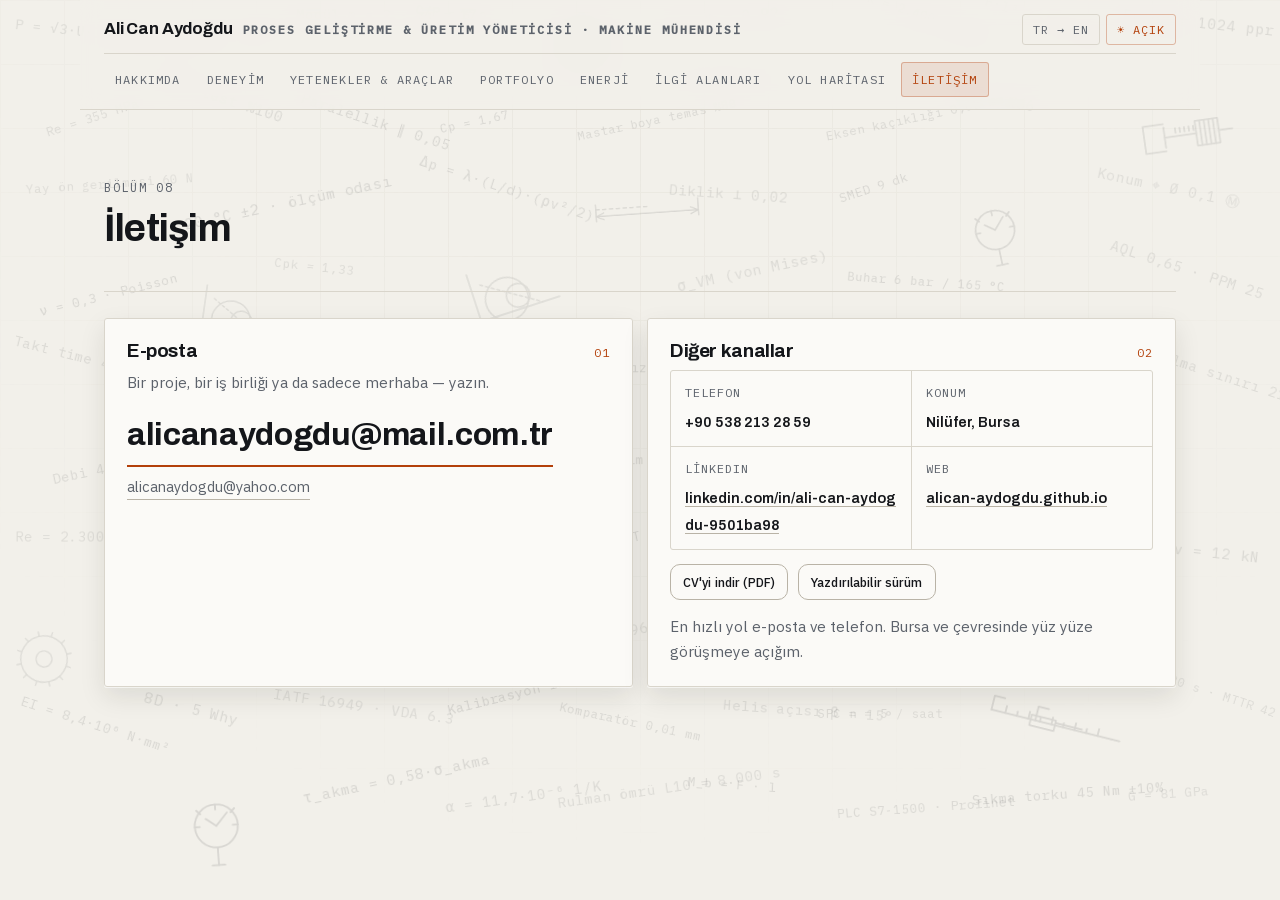
<file: iletisim/index.html>
<!DOCTYPE html><!--QjMp_i5V5qfMLW1qhh4m1--><html lang="tr" data-tema="karanlik"><head><meta charSet="utf-8"/><meta name="viewport" content="width=device-width, initial-scale=1"/><link rel="preload" href="/_next/static/media/1a4aa50920b5315c-s.p.woff2" as="font" crossorigin="" type="font/woff2"/><link rel="preload" href="/_next/static/media/23d669af23d19c95-s.p.woff2" as="font" crossorigin="" type="font/woff2"/><link rel="preload" href="/_next/static/media/26d4368bf94c0ec4-s.p.woff2" as="font" crossorigin="" type="font/woff2"/><link rel="preload" href="/_next/static/media/2801417b65625cf5-s.p.woff2" as="font" crossorigin="" type="font/woff2"/><link rel="preload" href="/_next/static/media/92eeb95d069020cc-s.p.woff2" as="font" crossorigin="" type="font/woff2"/><link rel="preload" href="/_next/static/media/98e207f02528a563-s.p.woff2" as="font" crossorigin="" type="font/woff2"/><link rel="preload" href="/_next/static/media/99dcf268bda04fe5-s.p.woff2" as="font" crossorigin="" type="font/woff2"/><link rel="preload" href="/_next/static/media/d3ebbfd689654d3a-s.p.woff2" as="font" crossorigin="" type="font/woff2"/><link rel="stylesheet" href="/_next/static/css/8770392038949a55.css" data-precedence="next"/><link rel="preload" as="script" fetchPriority="low" href="/_next/static/chunks/webpack-0aae440acfa3b4bb.js"/><script src="/_next/static/chunks/4bd1b696-c023c6e3521b1417.js" async=""></script><script src="/_next/static/chunks/255-a7ba4d37dca2f1fa.js" async=""></script><script src="/_next/static/chunks/main-app-0b90527b60f380eb.js" async=""></script><script src="/_next/static/chunks/176-c4a8215ca4d82670.js" async=""></script><script src="/_next/static/chunks/206-5c0bc24a53914f06.js" async=""></script><script src="/_next/static/chunks/app/layout-c74ab268e3fa7f1e.js" async=""></script><script src="/_next/static/chunks/app/not-found-e77cf2601d619c3d.js" async=""></script><script src="/_next/static/chunks/391-8bb4026522bc59e2.js" async=""></script><script src="/_next/static/chunks/app/%5Bbolum%5D/page-a8de9c8fc02e514a.js" async=""></script><meta name="next-size-adjust" content=""/><meta name="theme-color" media="(prefers-color-scheme: dark)" content="#0c0e11"/><meta name="theme-color" media="(prefers-color-scheme: light)" content="#f2f0ea"/><title>Ali Can Aydoğdu — Proses Geliştirme &amp; Üretim Yöneticisi · Makine Mühendisi</title><meta name="description" content="11 yıllık otomotiv deneyimi: proses optimizasyonu, üretim yönetimi ve özel makine tasarımı. Robotik otomasyon hatları, fabrika kurulumları ve güneş enerji santrali projeleri."/><meta name="application-name" content="Ali Can Aydoğdu — CV"/><meta name="author" content="Ali Can Aydoğdu"/><meta name="keywords" content="makine mühendisi,mechanical engineer,proses geliştirme,üretim yönetimi,otomotiv,CAPEX,robotik otomasyon,Bursa,CV,özgeçmiş"/><meta name="robots" content="index, follow"/><meta property="og:title" content="Ali Can Aydoğdu — Proses Geliştirme &amp; Üretim Yöneticisi · Makine Mühendisi"/><meta property="og:description" content="11 yıllık otomotiv deneyimi: proses optimizasyonu, üretim yönetimi ve özel makine tasarımı. Robotik otomasyon hatları, fabrika kurulumları ve güneş enerji santrali projeleri."/><meta property="og:url" content="https://alican-aydogdu.github.io/"/><meta property="og:site_name" content="Ali Can Aydoğdu"/><meta property="og:locale" content="tr_TR"/><meta property="og:image" content="https://alican-aydogdu.github.io/og.jpg"/><meta property="og:image:width" content="1200"/><meta property="og:image:height" content="630"/><meta property="og:image:alt" content="Ali Can Aydoğdu — Proses Geliştirme &amp; Üretim Yöneticisi · Makine Mühendisi"/><meta property="og:locale:alternate" content="en_US"/><meta property="og:type" content="profile"/><meta name="twitter:card" content="summary_large_image"/><meta name="twitter:title" content="Ali Can Aydoğdu — Proses Geliştirme &amp; Üretim Yöneticisi · Makine Mühendisi"/><meta name="twitter:description" content="11 yıllık otomotiv deneyimi: proses optimizasyonu, üretim yönetimi ve özel makine tasarımı. Robotik otomasyon hatları, fabrika kurulumları ve güneş enerji santrali projeleri."/><meta name="twitter:image" content="https://alican-aydogdu.github.io/og.jpg"/><link rel="icon" href="/favicon.svg"/><script src="/_next/static/chunks/polyfills-42372ed130431b0a.js" noModule=""></script></head><body class="__variable_29571e __variable_7dcaba __variable_6cf36b"><div hidden=""><!--$--><!--/$--></div><div class="sembol-katmani" aria-hidden="true"><span class="sembol sembol--genis" style="left:62.6%;top:12.1%;transform:rotate(-12deg) scale(0.8);opacity:0.11399999999999999"><span class="sembol-metin">Eksen kaçıklığı 0,02 mm</span></span><span class="sembol" style="left:87%;top:41.3%;transform:rotate(18deg) scale(0.93);opacity:0.10200000000000001"><span class="sembol-metin">Yorfulma sınırı 210 N/mm²</span></span><span class="sembol sembol--genis" style="left:12.5%;top:2.8%;transform:rotate(-8deg) scale(0.83);opacity:0.132"><span class="sembol-metin">Ra 0,8 · Rz 4</span></span><span class="sembol" style="left:22.8%;top:12.5%;transform:rotate(18deg) scale(0.93);opacity:0.126"><span class="sembol-metin">Paralellik ∥ 0,05</span></span><span class="sembol sembol--genis" style="left:0.5%;top:38.6%;transform:rotate(14deg) scale(0.91);opacity:0.11399999999999999"><span class="sembol-metin">Takt time 48 s</span></span><span class="sembol" style="left:87.4%;top:87.2%;transform:rotate(-4deg) scale(0.82);opacity:0.108"><span class="sembol-metin">G = 81 GPa</span></span><span class="sembol sembol--genis" style="left:30.8%;top:68.4%;transform:rotate(-14deg) scale(0.82);opacity:0.096"><span class="sembol-metin">Ölçü 32 +0,05 / −0,02</span></span><span class="sembol" style="left:23.2%;top:85.6%;transform:rotate(-12deg) scale(0.96);opacity:0.132"><span class="sembol-metin">τ_akma = 0,58·σ_akma</span></span><span class="sembol sembol--genis" style="left:0.5%;top:58.7%;transform:rotate(0deg) scale(0.91);opacity:0.10200000000000001"><span class="sembol-metin">Re = 2.300 · laminer</span></span><span class="sembol" style="left:75.3%;top:40.3%;transform:rotate(-14deg) scale(0.9);opacity:0.10200000000000001"><span class="sembol-metin">Temas oranı ε_α = 1,6</span></span><span class="sembol sembol--genis" style="left:44.7%;top:21.4%;transform:rotate(-4deg) scale(0.8);opacity:0.126"><svg viewBox="0 0 140 30" width="150" height="32" fill="none" stroke="currentColor" stroke-width="1.4" stroke-linecap="round" stroke-linejoin="round"><path d="M10 6 V26"></path><path d="M130 6 V26"></path><path d="M10 20 H130"></path><path d="M19 16 L10 20 L19 24"></path><path d="M121 16 L130 20 L121 24"></path><path d="M10 12 H70" stroke-dasharray="4 4"></path></svg></span><span class="sembol" style="left:85.3%;top:19.9%;transform:rotate(12deg) scale(0.95);opacity:0.096"><span class="sembol-metin">Konum ⌖ Ø 0,1 Ⓜ</span></span><span class="sembol sembol--genis" style="left:33.6%;top:12.5%;transform:rotate(-12deg) scale(0.79);opacity:0.126"><span class="sembol-metin">Cp = 1,67</span></span><span class="sembol" style="left:63.8%;top:88.8%;transform:rotate(-4deg) scale(0.82);opacity:0.12"><span class="sembol-metin">PLC S7-1500 · Profinet</span></span><span class="sembol sembol--genis" style="left:22.1%;top:0.7%;transform:rotate(0deg) scale(0.87);opacity:0.132"><span class="sembol-metin">Modül m = 2 · z₁ = 17</span></span><span class="sembol" style="left:66.4%;top:0.8%;transform:rotate(18deg) scale(0.8);opacity:0.126"><span class="sembol-metin">k = 2.400 W/m²K</span></span><span class="sembol sembol--genis" style="left:14%;top:21.5%;transform:rotate(-12deg) scale(0.97);opacity:0.132"><span class="sembol-metin">20 °C ±2 · ölçüm odası</span></span><span class="sembol" style="left:10.6%;top:58.2%;transform:rotate(12deg) scale(0.82);opacity:0.11399999999999999"><span class="sembol-metin">Kanban kart sayısı 14</span></span><span class="sembol sembol--genis" style="left:34.6%;top:28.5%;transform:rotate(-18deg) scale(0.98);opacity:0.108"><svg viewBox="0 0 120 70" width="120" height="72" fill="none" stroke="currentColor" stroke-width="1.4" stroke-linecap="round" stroke-linejoin="round"><path d="M8 56 H114"></path><path d="M30 6 V62"></path><circle cx="62" cy="42" r="22"></circle><circle cx="74" cy="42" r="12"></circle><path d="M40 20 L96 56" stroke-dasharray="3 3"></path></svg></span><span class="sembol" style="left:45.3%;top:50.1%;transform:rotate(0deg) scale(0.86);opacity:0.126"><span class="sembol-metin">Çevrim süresi 42 s</span></span><span class="sembol sembol--genis" style="left:66.7%;top:39.6%;transform:rotate(6deg) scale(0.88);opacity:0.10200000000000001"><span class="sembol-metin">τ = F / A</span></span><span class="sembol" style="left:74.2%;top:60.5%;transform:rotate(-14deg) scale(0.93);opacity:0.096"><svg viewBox="0 0 140 60" width="140" height="62" fill="none" stroke="currentColor" stroke-width="1.4" stroke-linecap="round" stroke-linejoin="round"><path d="M12 8 V52 H136"></path><path d="M12 52 L40 22"></path><path d="M40 22 C46 21 52 20 58 21"></path><path d="M58 21 C74 24 86 30 96 38"></path><path d="M96 38 C104 44 110 47 116 48"></path><path d="M116 48 C122 49 128 46 132 40"></path><path d="M40 22 H44" stroke-dasharray="3 3"></path></svg></span><span class="sembol sembol--genis" style="left:34%;top:76%;transform:rotate(-14deg) scale(0.88);opacity:0.132"><span class="sembol-metin">Kalibrasyon 12 ay</span></span><span class="sembol" style="left:85.8%;top:76%;transform:rotate(18deg) scale(0.8);opacity:0.10200000000000001"><span class="sembol-metin">MTBF 320 s · MTTR 42 dk</span></span><span class="sembol sembol--genis" style="left:83.7%;top:47.3%;transform:rotate(-4deg) scale(0.86);opacity:0.12"><span class="sembol-metin">σ-ε eğrisi</span></span><span class="sembol" style="left:63.4%;top:59%;transform:rotate(-14deg) scale(0.8);opacity:0.126"><span class="sembol-metin">I = 12,4 A · U = 400 V</span></span><span class="sembol sembol--genis" style="left:75.5%;top:49.1%;transform:rotate(0deg) scale(0.82);opacity:0.126"><span class="sembol-metin">τ = 16·T / (π·d³)</span></span><span class="sembol" style="left:42.6%;top:86.5%;transform:rotate(-8deg) scale(0.91);opacity:0.108"><span class="sembol-metin">Rulman ömrü L10 = 8.000 s</span></span><span class="sembol sembol--genis" style="left:43.2%;top:12.3%;transform:rotate(-12deg) scale(0.78);opacity:0.12"><span class="sembol-metin">Mastar boya temas %80</span></span><span class="sembol" style="left:3.4%;top:51%;transform:rotate(-12deg) scale(0.89);opacity:0.12"><span class="sembol-metin">Debi 42 m³/sa</span></span><span class="sembol sembol--genis" style="left:42.4%;top:69.9%;transform:rotate(-12deg) scale(0.96);opacity:0.108"><span class="sembol-metin">FMEA RPN 96</span></span><span class="sembol" style="left:31.9%;top:20%;transform:rotate(18deg) scale(0.92);opacity:0.12"><span class="sembol-metin">Δp = λ·(L/d)·(ρv²/2)</span></span><span class="sembol sembol--genis" style="left:13.9%;top:69.4%;transform:rotate(18deg) scale(0.78);opacity:0.132"><span class="sembol-metin">Fire %2,4</span></span><span class="sembol" style="left:12%;top:50.7%;transform:rotate(-12deg) scale(0.97);opacity:0.10200000000000001"><span class="sembol-metin">σ_em = 140 N/mm²</span></span><span class="sembol sembol--genis" style="left:0.5%;top:2.6%;transform:rotate(6deg) scale(0.89);opacity:0.108"><span class="sembol-metin">P = √3·U·I·cos φ</span></span><span class="sembol" style="left:53%;top:86.2%;transform:rotate(4deg) scale(0.82);opacity:0.126"><span class="sembol-metin">M_b = F · l</span></span><span class="sembol sembol--genis" style="left:23.9%;top:68.2%;transform:rotate(0deg) scale(0.96);opacity:0.132"><span class="sembol-metin">KV = 27 J · Charpy</span></span><span class="sembol" style="left:62.6%;top:78.3%;transform:rotate(0deg) scale(0.79);opacity:0.108"><span class="sembol-metin">SPC n = 5 / saat</span></span><span class="sembol sembol--genis" style="left:34.1%;top:39.9%;transform:rotate(0deg) scale(0.81);opacity:0.11399999999999999"><span class="sembol-metin">Çevrim oranı i = 2,4</span></span><span class="sembol" style="left:64.8%;top:19.9%;transform:rotate(-18deg) scale(0.8);opacity:0.126"><span class="sembol-metin">SMED 9 dk</span></span><span class="sembol sembol--genis" style="left:55.8%;top:78%;transform:rotate(4deg) scale(0.9);opacity:0.10200000000000001"><span class="sembol-metin">Helis açısı β = 15°</span></span><span class="sembol" style="left:22%;top:37.6%;transform:rotate(4deg) scale(0.96);opacity:0.132"><span class="sembol-metin">k = F / δ</span></span><span class="sembol sembol--genis" style="left:24.4%;top:56.8%;transform:rotate(4deg) scale(0.82);opacity:0.10200000000000001"><span class="sembol-metin">Güvenlik katsayısı n = 2,5</span></span><span class="sembol" style="left:12.5%;top:10%;transform:rotate(18deg) scale(0.96);opacity:0.11399999999999999"><span class="sembol-metin">EOL test %100</span></span><span class="sembol sembol--genis" style="left:13.8%;top:88.4%;transform:rotate(-4deg) scale(0.95);opacity:0.132"><svg viewBox="0 0 60 60" width="80" height="80" fill="none" stroke="currentColor" stroke-width="1.4" stroke-linecap="round" stroke-linejoin="round"><circle cx="30" cy="22" r="17"></circle><path d="M30 5 L30 9"></path><path d="M45 9 L42 12"></path><path d="M15 9 L18 12"></path><path d="M47 22 L43 22"></path><path d="M13 22 L17 22"></path><path d="M30 22 L39 12"></path><path d="M30 22 L22 16"></path><path d="M30 39 V53"></path><path d="M25 53 H35"></path></svg></span><span class="sembol" style="left:2.6%;top:12.1%;transform:rotate(-18deg) scale(0.82);opacity:0.108"><span class="sembol-metin">Re = 355 MPa</span></span><span class="sembol sembol--genis" style="left:76.3%;top:77.4%;transform:rotate(14deg) scale(0.95);opacity:0.132"><svg viewBox="0 0 120 40" width="150" height="50" fill="none" stroke="currentColor" stroke-width="1.4" stroke-linecap="round" stroke-linejoin="round"><path d="M8 22 H112"></path><path d="M20 22 V16"></path><path d="M30 22 V18.5"></path><path d="M40 22 V16"></path><path d="M50 22 V18.5"></path><path d="M60 22 V16"></path><path d="M70 22 V18.5"></path><path d="M80 22 V16"></path><path d="M90 22 V18.5"></path><path d="M100 22 V16"></path><path d="M8 22 V10 H17"></path><path d="M46 22 V10 H55"></path><path d="M42 18 H63 V27 H42 Z"></path><path d="M112 22 H119"></path><path d="M63 20 H86"></path></svg></span><span class="sembol" style="left:31.8%;top:0.5%;transform:rotate(6deg) scale(0.8);opacity:0.132"><span class="sembol-metin">C/P = 6,2</span></span><span class="sembol sembol--genis" style="left:51.9%;top:0.9%;transform:rotate(-4deg) scale(0.94);opacity:0.11399999999999999"><span class="sembol-metin">cos φ = 0,92</span></span><span class="sembol" style="left:63.9%;top:69.5%;transform:rotate(-4deg) scale(0.82);opacity:0.126"><span class="sembol-metin">Q = m · c · ΔT</span></span><span class="sembol sembol--genis" style="left:52.6%;top:29.1%;transform:rotate(-12deg) scale(0.97);opacity:0.108"><span class="sembol-metin">σ_VM (von Mises)</span></span><span class="sembol" style="left:11.1%;top:77.8%;transform:rotate(14deg) scale(0.98);opacity:0.12"><span class="sembol-metin">8D · 5 Why</span></span><span class="sembol sembol--genis" style="left:53.2%;top:8.7%;transform:rotate(0deg) scale(0.82);opacity:0.108"><span class="sembol-metin">σ = M / W</span></span><span class="sembol" style="left:51.9%;top:20.6%;transform:rotate(4deg) scale(0.93);opacity:0.108"><span class="sembol-metin">Diklik ⊥ 0,02</span></span><span class="sembol sembol--genis" style="left:74.8%;top:22.1%;transform:rotate(-12deg) scale(0.86);opacity:0.12"><svg viewBox="0 0 60 60" width="80" height="80" fill="none" stroke="currentColor" stroke-width="1.4" stroke-linecap="round" stroke-linejoin="round"><circle cx="30" cy="22" r="17"></circle><path d="M30 5 L30 9"></path><path d="M45 9 L42 12"></path><path d="M15 9 L18 12"></path><path d="M47 22 L43 22"></path><path d="M13 22 L17 22"></path><path d="M30 22 L39 12"></path><path d="M30 22 L22 16"></path><path d="M30 39 V53"></path><path d="M25 53 H35"></path></svg></span><span class="sembol" style="left:31.5%;top:56.8%;transform:rotate(8deg) scale(0.78);opacity:0.132"><span class="sembol-metin">X̄-R kontrol kartı</span></span><span class="sembol sembol--genis" style="left:75.3%;top:69.1%;transform:rotate(6deg) scale(0.93);opacity:0.10200000000000001"><svg viewBox="0 0 60 40" width="90" height="60" fill="none" stroke="currentColor" stroke-width="1.4" stroke-linecap="round" stroke-linejoin="round"><path d="M4 34 A26 26 0 0 1 56 34"></path><path d="M4 34 H56"></path><path d="M7.5 21.0 L11.8 23.5"></path><path d="M17.0 11.5 L19.5 15.8"></path><path d="M30.0 8.0 L30.0 13.0"></path><path d="M43.0 11.5 L40.5 15.8"></path><path d="M52.5 21.0 L48.2 23.5"></path><path d="M30 34 L14 14"></path></svg></span><span class="sembol" style="left:11.2%;top:37.7%;transform:rotate(14deg) scale(0.96);opacity:0.12"><svg viewBox="0 0 80 80" width="76" height="76" fill="none" stroke="currentColor" stroke-width="1.4" stroke-linecap="round" stroke-linejoin="round"><circle cx="40" cy="40" r="30"></circle><circle cx="40" cy="40" r="20"></circle><circle cx="40" cy="40" r="11"></circle><circle cx="65.0" cy="40.0" r="3.4"></circle><circle cx="57.7" cy="57.7" r="3.4"></circle><circle cx="40.0" cy="65.0" r="3.4"></circle><circle cx="22.3" cy="57.7" r="3.4"></circle><circle cx="15.0" cy="40.0" r="3.4"></circle><circle cx="22.3" cy="22.3" r="3.4"></circle><circle cx="40.0" cy="15.0" r="3.4"></circle><circle cx="57.7" cy="22.3" r="3.4"></circle></svg></span><span class="sembol sembol--genis" style="left:84.8%;top:60%;transform:rotate(6deg) scale(0.96);opacity:0.12"><span class="sembol-metin">Ön yük F_v = 12 kN</span></span><span class="sembol" style="left:74.2%;top:10.2%;transform:rotate(8deg) scale(0.92);opacity:0.12"><span class="sembol-metin">OEE = %86</span></span><span class="sembol sembol--genis" style="left:20.7%;top:77.5%;transform:rotate(8deg) scale(0.92);opacity:0.10200000000000001"><span class="sembol-metin">IATF 16949 · VDA 6.3</span></span><span class="sembol" style="left:86.2%;top:29%;transform:rotate(18deg) scale(0.95);opacity:0.108"><span class="sembol-metin">AQL 0,65 · PPM 25</span></span><span class="sembol sembol--genis" style="left:21.4%;top:48.7%;transform:rotate(-14deg) scale(0.9);opacity:0.108"><span class="sembol-metin">PPAP seviye 3 · APQP</span></span><span class="sembol" style="left:74.9%;top:87.2%;transform:rotate(-4deg) scale(0.88);opacity:0.132"><span class="sembol-metin">Sıkma torku 45 Nm ±10%</span></span><span class="sembol sembol--genis" style="left:87.4%;top:11.8%;transform:rotate(-8deg) scale(0.91);opacity:0.108"><svg viewBox="0 0 120 44" width="150" height="55" fill="none" stroke="currentColor" stroke-width="1.4" stroke-linecap="round" stroke-linejoin="round"><path d="M34 10 H16 V34 H34"></path><path d="M34 13 V31"></path><path d="M34 22 H62"></path><path d="M62 11 H82 V33 H62 Z"></path><path d="M66 11 V33"></path><path d="M70 11 V33"></path><path d="M74 11 V33"></path><path d="M78 11 V33"></path><path d="M82 22 H94"></path><path d="M44 15 V19"></path><path d="M48 15 V19"></path><path d="M52 15 V19"></path><path d="M56 15 V19"></path><path d="M60 15 V19"></path></svg></span><span class="sembol" style="left:64.6%;top:30.3%;transform:rotate(4deg) scale(0.8);opacity:0.132"><span class="sembol-metin">Buhar 6 bar / 165 °C</span></span><span class="sembol sembol--genis" style="left:0.5%;top:19.4%;transform:rotate(-4deg) scale(0.81);opacity:0.096"><span class="sembol-metin">Yay ön gerilmesi 60 N</span></span><span class="sembol" style="left:42.3%;top:58.5%;transform:rotate(-12deg) scale(0.87);opacity:0.126"><span class="sembol-metin">d ≥ ∛(16·T / π·τ_em)</span></span><span class="sembol sembol--genis" style="left:54.3%;top:49.9%;transform:rotate(8deg) scale(0.88);opacity:0.10200000000000001"><svg viewBox="0 0 120 40" width="150" height="50" fill="none" stroke="currentColor" stroke-width="1.4" stroke-linecap="round" stroke-linejoin="round"><path d="M8 22 H112"></path><path d="M20 22 V16"></path><path d="M30 22 V18.5"></path><path d="M40 22 V16"></path><path d="M50 22 V18.5"></path><path d="M60 22 V16"></path><path d="M70 22 V18.5"></path><path d="M80 22 V16"></path><path d="M90 22 V18.5"></path><path d="M100 22 V16"></path><path d="M8 22 V10 H17"></path><path d="M46 22 V10 H55"></path><path d="M42 18 H63 V27 H42 Z"></path><path d="M112 22 H119"></path><path d="M63 20 H86"></path></svg></span><span class="sembol" style="left:0.5%;top:69%;transform:rotate(-12deg) scale(0.94);opacity:0.10200000000000001"><svg viewBox="0 0 80 80" width="76" height="76" fill="none" stroke="currentColor" stroke-width="1.4" stroke-linecap="round" stroke-linejoin="round"><circle cx="40" cy="40" r="26"></circle><circle cx="40" cy="40" r="9"></circle><path d="M66.0 40.0 L71.0 40.0"></path><path d="M62.5 53.0 L66.8 55.5"></path><path d="M53.0 62.5 L55.5 66.8"></path><path d="M40.0 66.0 L40.0 71.0"></path><path d="M27.0 62.5 L24.5 66.8"></path><path d="M17.5 53.0 L13.2 55.5"></path><path d="M14.0 40.0 L9.0 40.0"></path><path d="M17.5 27.0 L13.2 24.5"></path><path d="M27.0 17.5 L24.5 13.2"></path><path d="M40.0 14.0 L40.0 9.0"></path><path d="M53.0 17.5 L55.5 13.2"></path><path d="M62.5 27.0 L66.8 24.5"></path></svg></span><span class="sembol sembol--genis" style="left:0.5%;top:79.6%;transform:rotate(18deg) scale(0.87);opacity:0.12"><span class="sembol-metin">EI = 8,4·10⁶ N·mm²</span></span><span class="sembol" style="left:42.3%;top:79.2%;transform:rotate(12deg) scale(0.81);opacity:0.11399999999999999"><span class="sembol-metin">Komparatör 0,01 mm</span></span><span class="sembol sembol--genis" style="left:1.9%;top:31.8%;transform:rotate(-14deg) scale(0.84);opacity:0.132"><span class="sembol-metin">ν = 0,3 · Poisson</span></span><span class="sembol" style="left:87.4%;top:1.5%;transform:rotate(6deg) scale(0.96);opacity:0.11399999999999999"><span class="sembol-metin">Encoder 1024 ppr</span></span><span class="sembol sembol--genis" style="left:34.3%;top:87.6%;transform:rotate(-8deg) scale(0.93);opacity:0.11399999999999999"><span class="sembol-metin">α = 11,7·10⁻⁶ 1/K</span></span><span class="sembol" style="left:64.3%;top:50%;transform:rotate(14deg) scale(0.84);opacity:0.132"><span class="sembol-metin">A% = 22 · süneklik</span></span><span class="sembol sembol--genis" style="left:43.5%;top:39.9%;transform:rotate(0deg) scale(0.87);opacity:0.126"><span class="sembol-metin">Kayış hızı v = 12 m/s</span></span><span class="sembol" style="left:42.5%;top:0.5%;transform:rotate(4deg) scale(0.96);opacity:0.096"><svg viewBox="0 0 80 80" width="76" height="76" fill="none" stroke="currentColor" stroke-width="1.4" stroke-linecap="round" stroke-linejoin="round"><circle cx="40" cy="40" r="30"></circle><circle cx="40" cy="40" r="20"></circle><circle cx="40" cy="40" r="11"></circle><circle cx="65.0" cy="40.0" r="3.4"></circle><circle cx="57.7" cy="57.7" r="3.4"></circle><circle cx="40.0" cy="65.0" r="3.4"></circle><circle cx="22.3" cy="57.7" r="3.4"></circle><circle cx="15.0" cy="40.0" r="3.4"></circle><circle cx="22.3" cy="22.3" r="3.4"></circle><circle cx="40.0" cy="15.0" r="3.4"></circle><circle cx="57.7" cy="22.3" r="3.4"></circle></svg></span><span class="sembol sembol--genis" style="left:20.7%;top:28.7%;transform:rotate(6deg) scale(0.81);opacity:0.10200000000000001"><span class="sembol-metin">Cpk = 1,33</span></span><span class="sembol" style="left:73.2%;top:0.6%;transform:rotate(18deg) scale(0.87);opacity:0.096"><span class="sembol-metin">δ = F·l³ / (3·E·I)</span></span><span class="sembol sembol--genis" style="left:52.7%;top:39.1%;transform:rotate(-14deg) scale(0.97);opacity:0.096"><span class="sembol-metin">λ = 45 W/m·K</span></span><span class="sembol" style="left:13.3%;top:30.9%;transform:rotate(8deg) scale(0.88);opacity:0.108"><svg viewBox="0 0 120 70" width="120" height="72" fill="none" stroke="currentColor" stroke-width="1.4" stroke-linecap="round" stroke-linejoin="round"><path d="M8 56 H114"></path><path d="M30 6 V62"></path><circle cx="62" cy="42" r="22"></circle><circle cx="74" cy="42" r="12"></circle><path d="M40 20 L96 56" stroke-dasharray="3 3"></path></svg></span></div><div class="kabuk"><header class="ustbar"><a class="marka" href="/">Ali Can Aydoğdu<span>Proses Geliştirme &amp; Üretim Yöneticisi · Makine Mühendisi</span></a><nav class="ust-nav" aria-label="Bölümler"><a data-aktif="0" href="/hakkimda/">Hakkımda</a><a data-aktif="0" href="/deneyim/">Deneyim</a><a data-aktif="0" href="/yetenekler/">Yetenekler &amp; Araçlar</a><a data-aktif="0" href="/portfolyo/">Portfolyo</a><a data-aktif="0" href="/enerji/">Enerji</a><a data-aktif="0" href="/ilgi/">İlgi Alanları</a><a data-aktif="0" href="/yol-haritasi/">Yol Haritası</a><a data-aktif="1" href="/iletisim/">İletişim</a></nav><div class="anahtarlar"><button type="button" class="anahtar" data-acik="0" aria-label="Dili değiştir (TR → EN)">TR → EN</button><button type="button" class="anahtar" data-acik="0" aria-label="Temayı değiştir">☾ Koyu</button></div></header><main><section class="sayfa-giris"><div class="sayfa-basligi"><div><span class="mono">Bölüm<!-- --> <!-- -->08</span><h2>İletişim</h2></div></div><div class="izgara izgara-2"><div class="kart" style="opacity:0;transform:translateY(16px)"><div class="kart-baslik"><h3>E-posta</h3><span class="kod">01</span></div><p style="margin-bottom:14px">Bir proje, bir iş birliği ya da sadece merhaba — yazın.</p><a class="iletisim-buyuk" href="mailto:alicanaydogdu@mail.com.tr">alicanaydogdu@mail.com.tr</a><a class="iletisim-baglanti iletisim-ikinci" href="mailto:alicanaydogdu@yahoo.com">alicanaydogdu@yahoo.com</a></div><div class="kart" style="opacity:0;transform:translateY(16px)"><div class="kart-baslik"><h3>Diğer kanallar</h3><span class="kod">02</span></div><div class="serit" style="margin:0 0 14px"><div><span class="mono">Telefon</span><strong><a href="tel:+905382132859">+90 538 213 28 59</a></strong></div><div><span class="mono">Konum</span><strong>Nilüfer, Bursa</strong></div><div><span class="mono">LinkedIn</span><strong><a class="iletisim-baglanti" href="https://www.linkedin.com/in/ali-can-aydogdu-9501ba98" target="_blank" rel="me noopener noreferrer">linkedin.com/in/ali-can-aydogdu-9501ba98</a></strong></div><div><span class="mono">Web</span><strong><a class="iletisim-baglanti" href="https://alican-aydogdu.github.io" target="_blank" rel="me noopener noreferrer">alican-aydogdu.github.io</a></strong></div></div><div class="kahraman-baglantilar" style="margin-top:4px;margin-bottom:14px"><a class="dugme dugme--kucuk" href="/AliCanAydogdu-CV-TR.pdf" download="">CV&#x27;yi indir (PDF)</a><a class="dugme dugme--kucuk" href="/cv/" target="_blank" rel="noopener">Yazdırılabilir sürüm</a></div><p>En hızlı yol e-posta ve telefon. Bursa ve çevresinde yüz yüze görüşmeye açığım.</p></div></div></section><!--$--><!--/$--></main></div><script src="/_next/static/chunks/webpack-0aae440acfa3b4bb.js" id="_R_" async=""></script><script>(self.__next_f=self.__next_f||[]).push([0])</script><script>self.__next_f.push([1,"1:\"$Sreact.fragment\"\n2:I[206,[\"176\",\"static/chunks/176-c4a8215ca4d82670.js\",\"206\",\"static/chunks/206-5c0bc24a53914f06.js\",\"177\",\"static/chunks/app/layout-c74ab268e3fa7f1e.js\"],\"Saglayici\"]\n49:I[7150,[],\"\"]\n:HL[\"/_next/static/media/1a4aa50920b5315c-s.p.woff2\",\"font\",{\"crossOrigin\":\"\",\"type\":\"font/woff2\"}]\n:HL[\"/_next/static/media/23d669af23d19c95-s.p.woff2\",\"font\",{\"crossOrigin\":\"\",\"type\":\"font/woff2\"}]\n:HL[\"/_next/static/media/26d4368bf94c0ec4-s.p.woff2\",\"font\",{\"crossOrigin\":\"\",\"type\":\"font/woff2\"}]\n:HL[\"/_next/static/media/2801417b65625cf5-s.p.woff2\",\"font\",{\"crossOrigin\":\"\",\"type\":\"font/woff2\"}]\n:HL[\"/_next/static/media/92eeb95d069020cc-s.p.woff2\",\"font\",{\"crossOrigin\":\"\",\"type\":\"font/woff2\"}]\n:HL[\"/_next/static/media/98e207f02528a563-s.p.woff2\",\"font\",{\"crossOrigin\":\"\",\"type\":\"font/woff2\"}]\n:HL[\"/_next/static/media/99dcf268bda04fe5-s.p.woff2\",\"font\",{\"crossOrigin\":\"\",\"type\":\"font/woff2\"}]\n:HL[\"/_next/static/media/d3ebbfd689654d3a-s.p.woff2\",\"font\",{\"crossOrigin\":\"\",\"type\":\"font/woff2\"}]\n:HL[\"/_next/static/css/8770392038949a55.css\",\"style\"]\n"])</script><script>self.__next_f.push([1,"0:{\"P\":null,\"b\":\"QjMp_i5V5qfMLW1qhh4m1\",\"p\":\"\",\"c\":[\"\",\"iletisim\",\"\"],\"i\":false,\"f\":[[[\"\",{\"children\":[[\"bolum\",\"iletisim\",\"d\"],{\"children\":[\"__PAGE__\",{}]}]},\"$undefined\",\"$undefined\",true],[\"\",[\"$\",\"$1\",\"c\",{\"children\":[[[\"$\",\"link\",\"0\",{\"rel\":\"stylesheet\",\"href\":\"/_next/static/css/8770392038949a55.css\",\"precedence\":\"next\",\"crossOrigin\":\"$undefined\",\"nonce\":\"$undefined\"}]],[\"$\",\"html\",null,{\"lang\":\"tr\",\"data-tema\":\"karanlik\",\"suppressHydrationWarning\":true,\"children\":[\"$\",\"body\",null,{\"className\":\"__variable_29571e __variable_7dcaba __variable_6cf36b\",\"children\":[\"$\",\"$L2\",null,{\"children\":[[\"$\",\"div\",null,{\"className\":\"sembol-katmani\",\"aria-hidden\":\"true\",\"children\":[[\"$\",\"span\",\"0\",{\"className\":\"sembol sembol--genis\",\"style\":{\"left\":\"62.6%\",\"top\":\"12.1%\",\"transform\":\"rotate(-12deg) scale(0.8)\",\"opacity\":0.11399999999999999},\"children\":[\"$\",\"span\",null,{\"className\":\"sembol-metin\",\"children\":\"Eksen kaçıklığı 0,02 mm\"}]}],[\"$\",\"span\",\"1\",{\"className\":\"sembol\",\"style\":{\"left\":\"87%\",\"top\":\"41.3%\",\"transform\":\"rotate(18deg) scale(0.93)\",\"opacity\":0.10200000000000001},\"children\":[\"$\",\"span\",null,{\"className\":\"sembol-metin\",\"children\":\"Yorfulma sınırı 210 N/mm²\"}]}],[\"$\",\"span\",\"2\",{\"className\":\"sembol sembol--genis\",\"style\":{\"left\":\"12.5%\",\"top\":\"2.8%\",\"transform\":\"rotate(-8deg) scale(0.83)\",\"opacity\":0.132},\"children\":[\"$\",\"span\",null,{\"className\":\"sembol-metin\",\"children\":\"Ra 0,8 · Rz 4\"}]}],[\"$\",\"span\",\"3\",{\"className\":\"sembol\",\"style\":{\"left\":\"22.8%\",\"top\":\"12.5%\",\"transform\":\"rotate(18deg) scale(0.93)\",\"opacity\":0.126},\"children\":[\"$\",\"span\",null,{\"className\":\"sembol-metin\",\"children\":\"Paralellik ∥ 0,05\"}]}],[\"$\",\"span\",\"4\",{\"className\":\"sembol sembol--genis\",\"style\":{\"left\":\"0.5%\",\"top\":\"38.6%\",\"transform\":\"rotate(14deg) scale(0.91)\",\"opacity\":0.11399999999999999},\"children\":[\"$\",\"span\",null,{\"className\":\"sembol-metin\",\"children\":\"Takt time 48 s\"}]}],[\"$\",\"span\",\"5\",{\"className\":\"sembol\",\"style\":{\"left\":\"87.4%\",\"top\":\"87.2%\",\"transform\":\"rotate(-4deg) scale(0.82)\",\"opacity\":0.108},\"children\":[\"$\",\"span\",null,{\"className\":\"sembol-metin\",\"children\":\"G = 81 GPa\"}]}],[\"$\",\"span\",\"6\",{\"className\":\"sembol sembol--genis\",\"style\":{\"left\":\"30.8%\",\"top\":\"68.4%\",\"transform\":\"rotate(-14deg) scale(0.82)\",\"opacity\":0.096},\"children\":[\"$\",\"span\",null,{\"className\":\"sembol-metin\",\"children\":\"Ölçü 32 +0,05 / −0,02\"}]}],[\"$\",\"span\",\"7\",{\"className\":\"sembol\",\"style\":{\"left\":\"23.2%\",\"top\":\"85.6%\",\"transform\":\"rotate(-12deg) scale(0.96)\",\"opacity\":0.132},\"children\":[\"$\",\"span\",null,{\"className\":\"sembol-metin\",\"children\":\"τ_akma = 0,58·σ_akma\"}]}],[\"$\",\"span\",\"8\",{\"className\":\"sembol sembol--genis\",\"style\":{\"left\":\"0.5%\",\"top\":\"58.7%\",\"transform\":\"rotate(0deg) scale(0.91)\",\"opacity\":0.10200000000000001},\"children\":[\"$\",\"span\",null,{\"className\":\"sembol-metin\",\"children\":\"Re = 2.300 · laminer\"}]}],[\"$\",\"span\",\"9\",{\"className\":\"sembol\",\"style\":{\"left\":\"75.3%\",\"top\":\"40.3%\",\"transform\":\"rotate(-14deg) scale(0.9)\",\"opacity\":0.10200000000000001},\"children\":[\"$\",\"span\",null,{\"className\":\"sembol-metin\",\"children\":\"Temas oranı ε_α = 1,6\"}]}],[\"$\",\"span\",\"10\",{\"className\":\"sembol sembol--genis\",\"style\":{\"left\":\"44.7%\",\"top\":\"21.4%\",\"transform\":\"rotate(-4deg) scale(0.8)\",\"opacity\":0.126},\"children\":[\"$\",\"svg\",null,{\"viewBox\":\"0 0 140 30\",\"width\":\"150\",\"height\":\"32\",\"fill\":\"none\",\"stroke\":\"currentColor\",\"strokeWidth\":1.4,\"strokeLinecap\":\"round\",\"strokeLinejoin\":\"round\",\"children\":[[\"$\",\"path\",null,{\"d\":\"M10 6 V26\"}],[\"$\",\"path\",null,{\"d\":\"M130 6 V26\"}],[\"$\",\"path\",null,{\"d\":\"M10 20 H130\"}],[\"$\",\"path\",null,{\"d\":\"M19 16 L10 20 L19 24\"}],[\"$\",\"path\",null,{\"d\":\"M121 16 L130 20 L121 24\"}],[\"$\",\"path\",null,{\"d\":\"M10 12 H70\",\"strokeDasharray\":\"4 4\"}]]}]}],[\"$\",\"span\",\"11\",{\"className\":\"sembol\",\"style\":{\"left\":\"85.3%\",\"top\":\"19.9%\",\"transform\":\"rotate(12deg) scale(0.95)\",\"opacity\":0.096},\"children\":[\"$\",\"span\",null,{\"className\":\"sembol-metin\",\"children\":\"Konum ⌖ Ø 0,1 Ⓜ\"}]}],[\"$\",\"span\",\"12\",{\"className\":\"sembol sembol--genis\",\"style\":{\"left\":\"33.6%\",\"top\":\"12.5%\",\"transform\":\"rotate(-12deg) scale(0.79)\",\"opacity\":0.126},\"children\":[\"$\",\"span\",null,{\"className\":\"sembol-metin\",\"children\":\"Cp = 1,67\"}]}],[\"$\",\"span\",\"13\",{\"className\":\"sembol\",\"style\":{\"left\":\"63.8%\",\"top\":\"88.8%\",\"transform\":\"rotate(-4deg) scale(0.82)\",\"opacity\":0.12},\"children\":[\"$\",\"span\",null,{\"className\":\"sembol-metin\",\"children\":\"PLC S7-1500 · Profinet\"}]}],[\"$\",\"span\",\"14\",{\"className\":\"sembol sembol--genis\",\"style\":{\"left\":\"22.1%\",\"top\":\"0.7%\",\"transform\":\"rotate(0deg) scale(0.87)\",\"opacity\":0.132},\"children\":[\"$\",\"span\",null,{\"className\":\"sembol-metin\",\"children\":\"Modül m = 2 · z₁ = 17\"}]}],[\"$\",\"span\",\"15\",{\"className\":\"sembol\",\"style\":{\"left\":\"66.4%\",\"top\":\"0.8%\",\"transform\":\"rotate(18deg) scale(0.8)\",\"opacity\":0.126},\"children\":[\"$\",\"span\",null,{\"className\":\"sembol-metin\",\"children\":\"k = 2.400 W/m²K\"}]}],[\"$\",\"span\",\"16\",{\"className\":\"sembol sembol--genis\",\"style\":{\"left\":\"14%\",\"top\":\"21.5%\",\"transform\":\"rotate(-12deg) scale(0.97)\",\"opacity\":0.132},\"children\":\"$L3\"}],\"$L4\",\"$L5\",\"$L6\",\"$L7\",\"$L8\",\"$L9\",\"$La\",\"$Lb\",\"$Lc\",\"$Ld\",\"$Le\",\"$Lf\",\"$L10\",\"$L11\",\"$L12\",\"$L13\",\"$L14\",\"$L15\",\"$L16\",\"$L17\",\"$L18\",\"$L19\",\"$L1a\",\"$L1b\",\"$L1c\",\"$L1d\",\"$L1e\",\"$L1f\",\"$L20\",\"$L21\",\"$L22\",\"$L23\",\"$L24\",\"$L25\",\"$L26\",\"$L27\",\"$L28\",\"$L29\",\"$L2a\",\"$L2b\",\"$L2c\",\"$L2d\",\"$L2e\",\"$L2f\",\"$L30\",\"$L31\",\"$L32\",\"$L33\",\"$L34\",\"$L35\",\"$L36\",\"$L37\",\"$L38\",\"$L39\",\"$L3a\",\"$L3b\",\"$L3c\",\"$L3d\",\"$L3e\",\"$L3f\",\"$L40\",\"$L41\",\"$L42\",\"$L43\",\"$L44\"]}],\"$L45\"]}]}]}]]}],{\"children\":[[\"bolum\",\"iletisim\",\"d\"],\"$L46\",{\"children\":[\"__PAGE__\",\"$L47\",{},null,false]},null,false]},null,false],\"$L48\",false]],\"m\":\"$undefined\",\"G\":[\"$49\",[]],\"s\":false,\"S\":true}\n"])</script><script>self.__next_f.push([1,"4a:I[2373,[\"176\",\"static/chunks/176-c4a8215ca4d82670.js\",\"206\",\"static/chunks/206-5c0bc24a53914f06.js\",\"177\",\"static/chunks/app/layout-c74ab268e3fa7f1e.js\"],\"default\"]\n4b:I[9766,[],\"\"]\n4c:I[8924,[],\"\"]\n4d:I[3293,[\"176\",\"static/chunks/176-c4a8215ca4d82670.js\",\"206\",\"static/chunks/206-5c0bc24a53914f06.js\",\"345\",\"static/chunks/app/not-found-e77cf2601d619c3d.js\"],\"default\"]\n4f:I[4431,[],\"OutletBoundary\"]\n51:I[5278,[],\"AsyncMetadataOutlet\"]\n53:I[4431,[],\"ViewportBoundary\"]\n55:I[4431,[],\"MetadataBoundary\"]\n56:\"$Sreact.suspense\"\n3:[\"$\",\"span\",null,{\"className\":\"sembol-metin\",\"children\":\"20 °C ±2 · ölçüm odası\"}]\n4:[\"$\",\"span\",\"17\",{\"className\":\"sembol\",\"style\":{\"left\":\"10.6%\",\"top\":\"58.2%\",\"transform\":\"rotate(12deg) scale(0.82)\",\"opacity\":0.11399999999999999},\"children\":[\"$\",\"span\",null,{\"className\":\"sembol-metin\",\"children\":\"Kanban kart sayısı 14\"}]}]\n5:[\"$\",\"span\",\"18\",{\"className\":\"sembol sembol--genis\",\"style\":{\"left\":\"34.6%\",\"top\":\"28.5%\",\"transform\":\"rotate(-18deg) scale(0.98)\",\"opacity\":0.108},\"children\":[\"$\",\"svg\",null,{\"viewBox\":\"0 0 120 70\",\"width\":\"120\",\"height\":\"72\",\"fill\":\"none\",\"stroke\":\"currentColor\",\"strokeWidth\":1.4,\"strokeLinecap\":\"round\",\"strokeLinejoin\":\"round\",\"children\":[[\"$\",\"path\",null,{\"d\":\"M8 56 H114\"}],[\"$\",\"path\",null,{\"d\":\"M30 6 V62\"}],[\"$\",\"circle\",null,{\"cx\":\"62\",\"cy\":\"42\",\"r\":\"22\"}],[\"$\",\"circle\",null,{\"cx\":\"74\",\"cy\":\"42\",\"r\":\"12\"}],[\"$\",\"path\",null,{\"d\":\"M40 20 L96 56\",\"strokeDasharray\":\"3 3\"}]]}]}]\n6:[\"$\",\"span\",\"19\",{\"className\":\"sembol\",\"style\":{\"left\":\"45.3%\",\"top\":\"50.1%\",\"transform\":\"rotate(0deg) scale(0.86)\",\"opacity\":0.126},\"children\":[\"$\",\"span\",null,{\"className\":\"sembol-metin\",\"children\":\"Çevrim süresi 42 s\"}]}]\n7:[\"$\",\"span\",\"20\",{\"className\":\"sembol sembol--genis\",\"style\":{\"left\":\"66.7%\",\"top\":\"39.6%\",\"transform\":\"rotate(6deg) scale(0.88)\",\"opacity\":0.10200000000000001},\"children\":[\"$\",\"span\",null,{\"className\":\"sembol-metin\",\"children\":\"τ = F / A\"}]}]\n"])</script><script>self.__next_f.push([1,"8:[\"$\",\"span\",\"21\",{\"className\":\"sembol\",\"style\":{\"left\":\"74.2%\",\"top\":\"60.5%\",\"transform\":\"rotate(-14deg) scale(0.93)\",\"opacity\":0.096},\"children\":[\"$\",\"svg\",null,{\"viewBox\":\"0 0 140 60\",\"width\":\"140\",\"height\":\"62\",\"fill\":\"none\",\"stroke\":\"currentColor\",\"strokeWidth\":1.4,\"strokeLinecap\":\"round\",\"strokeLinejoin\":\"round\",\"children\":[[\"$\",\"path\",null,{\"d\":\"M12 8 V52 H136\"}],[\"$\",\"path\",null,{\"d\":\"M12 52 L40 22\"}],[\"$\",\"path\",null,{\"d\":\"M40 22 C46 21 52 20 58 21\"}],[\"$\",\"path\",null,{\"d\":\"M58 21 C74 24 86 30 96 38\"}],[\"$\",\"path\",null,{\"d\":\"M96 38 C104 44 110 47 116 48\"}],[\"$\",\"path\",null,{\"d\":\"M116 48 C122 49 128 46 132 40\"}],[\"$\",\"path\",null,{\"d\":\"M40 22 H44\",\"strokeDasharray\":\"3 3\"}]]}]}]\n"])</script><script>self.__next_f.push([1,"9:[\"$\",\"span\",\"22\",{\"className\":\"sembol sembol--genis\",\"style\":{\"left\":\"34%\",\"top\":\"76%\",\"transform\":\"rotate(-14deg) scale(0.88)\",\"opacity\":0.132},\"children\":[\"$\",\"span\",null,{\"className\":\"sembol-metin\",\"children\":\"Kalibrasyon 12 ay\"}]}]\na:[\"$\",\"span\",\"23\",{\"className\":\"sembol\",\"style\":{\"left\":\"85.8%\",\"top\":\"76%\",\"transform\":\"rotate(18deg) scale(0.8)\",\"opacity\":0.10200000000000001},\"children\":[\"$\",\"span\",null,{\"className\":\"sembol-metin\",\"children\":\"MTBF 320 s · MTTR 42 dk\"}]}]\nb:[\"$\",\"span\",\"24\",{\"className\":\"sembol sembol--genis\",\"style\":{\"left\":\"83.7%\",\"top\":\"47.3%\",\"transform\":\"rotate(-4deg) scale(0.86)\",\"opacity\":0.12},\"children\":[\"$\",\"span\",null,{\"className\":\"sembol-metin\",\"children\":\"σ-ε eğrisi\"}]}]\nc:[\"$\",\"span\",\"25\",{\"className\":\"sembol\",\"style\":{\"left\":\"63.4%\",\"top\":\"59%\",\"transform\":\"rotate(-14deg) scale(0.8)\",\"opacity\":0.126},\"children\":[\"$\",\"span\",null,{\"className\":\"sembol-metin\",\"children\":\"I = 12,4 A · U = 400 V\"}]}]\nd:[\"$\",\"span\",\"26\",{\"className\":\"sembol sembol--genis\",\"style\":{\"left\":\"75.5%\",\"top\":\"49.1%\",\"transform\":\"rotate(0deg) scale(0.82)\",\"opacity\":0.126},\"children\":[\"$\",\"span\",null,{\"className\":\"sembol-metin\",\"children\":\"τ = 16·T / (π·d³)\"}]}]\ne:[\"$\",\"span\",\"27\",{\"className\":\"sembol\",\"style\":{\"left\":\"42.6%\",\"top\":\"86.5%\",\"transform\":\"rotate(-8deg) scale(0.91)\",\"opacity\":0.108},\"children\":[\"$\",\"span\",null,{\"className\":\"sembol-metin\",\"children\":\"Rulman ömrü L10 = 8.000 s\"}]}]\nf:[\"$\",\"span\",\"28\",{\"className\":\"sembol sembol--genis\",\"style\":{\"left\":\"43.2%\",\"top\":\"12.3%\",\"transform\":\"rotate(-12deg) scale(0.78)\",\"opacity\":0.12},\"children\":[\"$\",\"span\",null,{\"className\":\"sembol-metin\",\"children\":\"Mastar boya temas %80\"}]}]\n10:[\"$\",\"span\",\"29\",{\"className\":\"sembol\",\"style\":{\"left\":\"3.4%\",\"top\":\"51%\",\"transform\":\"rotate(-12deg) scale(0.89)\",\"opacity\":0.12},\"children\":[\"$\",\"span\",null,{\"className\":\"sembol-metin\",\"children\":\"Debi 42 m³/sa\"}]}]\n11:[\"$\",\"span\",\"30\",{\"className\":\"sembol sembol--genis\",\"style\":{\"left\":\"42.4%\",\"top\":\"69.9%\",\"transform\":\"rotate(-12deg) scale(0.96)\",\"opacity\":0.10"])</script><script>self.__next_f.push([1,"8},\"children\":[\"$\",\"span\",null,{\"className\":\"sembol-metin\",\"children\":\"FMEA RPN 96\"}]}]\n12:[\"$\",\"span\",\"31\",{\"className\":\"sembol\",\"style\":{\"left\":\"31.9%\",\"top\":\"20%\",\"transform\":\"rotate(18deg) scale(0.92)\",\"opacity\":0.12},\"children\":[\"$\",\"span\",null,{\"className\":\"sembol-metin\",\"children\":\"Δp = λ·(L/d)·(ρv²/2)\"}]}]\n13:[\"$\",\"span\",\"32\",{\"className\":\"sembol sembol--genis\",\"style\":{\"left\":\"13.9%\",\"top\":\"69.4%\",\"transform\":\"rotate(18deg) scale(0.78)\",\"opacity\":0.132},\"children\":[\"$\",\"span\",null,{\"className\":\"sembol-metin\",\"children\":\"Fire %2,4\"}]}]\n14:[\"$\",\"span\",\"33\",{\"className\":\"sembol\",\"style\":{\"left\":\"12%\",\"top\":\"50.7%\",\"transform\":\"rotate(-12deg) scale(0.97)\",\"opacity\":0.10200000000000001},\"children\":[\"$\",\"span\",null,{\"className\":\"sembol-metin\",\"children\":\"σ_em = 140 N/mm²\"}]}]\n15:[\"$\",\"span\",\"34\",{\"className\":\"sembol sembol--genis\",\"style\":{\"left\":\"0.5%\",\"top\":\"2.6%\",\"transform\":\"rotate(6deg) scale(0.89)\",\"opacity\":0.108},\"children\":[\"$\",\"span\",null,{\"className\":\"sembol-metin\",\"children\":\"P = √3·U·I·cos φ\"}]}]\n16:[\"$\",\"span\",\"35\",{\"className\":\"sembol\",\"style\":{\"left\":\"53%\",\"top\":\"86.2%\",\"transform\":\"rotate(4deg) scale(0.82)\",\"opacity\":0.126},\"children\":[\"$\",\"span\",null,{\"className\":\"sembol-metin\",\"children\":\"M_b = F · l\"}]}]\n17:[\"$\",\"span\",\"36\",{\"className\":\"sembol sembol--genis\",\"style\":{\"left\":\"23.9%\",\"top\":\"68.2%\",\"transform\":\"rotate(0deg) scale(0.96)\",\"opacity\":0.132},\"children\":[\"$\",\"span\",null,{\"className\":\"sembol-metin\",\"children\":\"KV = 27 J · Charpy\"}]}]\n18:[\"$\",\"span\",\"37\",{\"className\":\"sembol\",\"style\":{\"left\":\"62.6%\",\"top\":\"78.3%\",\"transform\":\"rotate(0deg) scale(0.79)\",\"opacity\":0.108},\"children\":[\"$\",\"span\",null,{\"className\":\"sembol-metin\",\"children\":\"SPC n = 5 / saat\"}]}]\n19:[\"$\",\"span\",\"38\",{\"className\":\"sembol sembol--genis\",\"style\":{\"left\":\"34.1%\",\"top\":\"39.9%\",\"transform\":\"rotate(0deg) scale(0.81)\",\"opacity\":0.11399999999999999},\"children\":[\"$\",\"span\",null,{\"className\":\"sembol-metin\",\"children\":\"Çevrim oranı i = 2,4\"}]}]\n1a:[\"$\",\"span\",\"39\",{\"className\":\"sembol\",\"style\":{\"left\""])</script><script>self.__next_f.push([1,":\"64.8%\",\"top\":\"19.9%\",\"transform\":\"rotate(-18deg) scale(0.8)\",\"opacity\":0.126},\"children\":[\"$\",\"span\",null,{\"className\":\"sembol-metin\",\"children\":\"SMED 9 dk\"}]}]\n1b:[\"$\",\"span\",\"40\",{\"className\":\"sembol sembol--genis\",\"style\":{\"left\":\"55.8%\",\"top\":\"78%\",\"transform\":\"rotate(4deg) scale(0.9)\",\"opacity\":0.10200000000000001},\"children\":[\"$\",\"span\",null,{\"className\":\"sembol-metin\",\"children\":\"Helis açısı β = 15°\"}]}]\n1c:[\"$\",\"span\",\"41\",{\"className\":\"sembol\",\"style\":{\"left\":\"22%\",\"top\":\"37.6%\",\"transform\":\"rotate(4deg) scale(0.96)\",\"opacity\":0.132},\"children\":[\"$\",\"span\",null,{\"className\":\"sembol-metin\",\"children\":\"k = F / δ\"}]}]\n1d:[\"$\",\"span\",\"42\",{\"className\":\"sembol sembol--genis\",\"style\":{\"left\":\"24.4%\",\"top\":\"56.8%\",\"transform\":\"rotate(4deg) scale(0.82)\",\"opacity\":0.10200000000000001},\"children\":[\"$\",\"span\",null,{\"className\":\"sembol-metin\",\"children\":\"Güvenlik katsayısı n = 2,5\"}]}]\n1e:[\"$\",\"span\",\"43\",{\"className\":\"sembol\",\"style\":{\"left\":\"12.5%\",\"top\":\"10%\",\"transform\":\"rotate(18deg) scale(0.96)\",\"opacity\":0.11399999999999999},\"children\":[\"$\",\"span\",null,{\"className\":\"sembol-metin\",\"children\":\"EOL test %100\"}]}]\n"])</script><script>self.__next_f.push([1,"1f:[\"$\",\"span\",\"44\",{\"className\":\"sembol sembol--genis\",\"style\":{\"left\":\"13.8%\",\"top\":\"88.4%\",\"transform\":\"rotate(-4deg) scale(0.95)\",\"opacity\":0.132},\"children\":[\"$\",\"svg\",null,{\"viewBox\":\"0 0 60 60\",\"width\":\"80\",\"height\":\"80\",\"fill\":\"none\",\"stroke\":\"currentColor\",\"strokeWidth\":1.4,\"strokeLinecap\":\"round\",\"strokeLinejoin\":\"round\",\"children\":[[\"$\",\"circle\",null,{\"cx\":\"30\",\"cy\":\"22\",\"r\":\"17\"}],[[\"$\",\"path\",\"0\",{\"d\":\"M30 5 L30 9\"}],[\"$\",\"path\",\"1\",{\"d\":\"M45 9 L42 12\"}],[\"$\",\"path\",\"2\",{\"d\":\"M15 9 L18 12\"}],[\"$\",\"path\",\"3\",{\"d\":\"M47 22 L43 22\"}],[\"$\",\"path\",\"4\",{\"d\":\"M13 22 L17 22\"}]],[\"$\",\"path\",null,{\"d\":\"M30 22 L39 12\"}],[\"$\",\"path\",null,{\"d\":\"M30 22 L22 16\"}],[\"$\",\"path\",null,{\"d\":\"M30 39 V53\"}],[\"$\",\"path\",null,{\"d\":\"M25 53 H35\"}]]}]}]\n"])</script><script>self.__next_f.push([1,"20:[\"$\",\"span\",\"45\",{\"className\":\"sembol\",\"style\":{\"left\":\"2.6%\",\"top\":\"12.1%\",\"transform\":\"rotate(-18deg) scale(0.82)\",\"opacity\":0.108},\"children\":[\"$\",\"span\",null,{\"className\":\"sembol-metin\",\"children\":\"Re = 355 MPa\"}]}]\n"])</script><script>self.__next_f.push([1,"21:[\"$\",\"span\",\"46\",{\"className\":\"sembol sembol--genis\",\"style\":{\"left\":\"76.3%\",\"top\":\"77.4%\",\"transform\":\"rotate(14deg) scale(0.95)\",\"opacity\":0.132},\"children\":[\"$\",\"svg\",null,{\"viewBox\":\"0 0 120 40\",\"width\":\"150\",\"height\":\"50\",\"fill\":\"none\",\"stroke\":\"currentColor\",\"strokeWidth\":1.4,\"strokeLinecap\":\"round\",\"strokeLinejoin\":\"round\",\"children\":[[\"$\",\"path\",null,{\"d\":\"M8 22 H112\"}],[[\"$\",\"path\",\"20\",{\"d\":\"M20 22 V16\"}],[\"$\",\"path\",\"30\",{\"d\":\"M30 22 V18.5\"}],[\"$\",\"path\",\"40\",{\"d\":\"M40 22 V16\"}],[\"$\",\"path\",\"50\",{\"d\":\"M50 22 V18.5\"}],[\"$\",\"path\",\"60\",{\"d\":\"M60 22 V16\"}],[\"$\",\"path\",\"70\",{\"d\":\"M70 22 V18.5\"}],[\"$\",\"path\",\"80\",{\"d\":\"M80 22 V16\"}],[\"$\",\"path\",\"90\",{\"d\":\"M90 22 V18.5\"}],[\"$\",\"path\",\"100\",{\"d\":\"M100 22 V16\"}]],[\"$\",\"path\",null,{\"d\":\"M8 22 V10 H17\"}],[\"$\",\"path\",null,{\"d\":\"M46 22 V10 H55\"}],[\"$\",\"path\",null,{\"d\":\"M42 18 H63 V27 H42 Z\"}],[\"$\",\"path\",null,{\"d\":\"M112 22 H119\"}],[\"$\",\"path\",null,{\"d\":\"M63 20 H86\"}]]}]}]\n"])</script><script>self.__next_f.push([1,"22:[\"$\",\"span\",\"47\",{\"className\":\"sembol\",\"style\":{\"left\":\"31.8%\",\"top\":\"0.5%\",\"transform\":\"rotate(6deg) scale(0.8)\",\"opacity\":0.132},\"children\":[\"$\",\"span\",null,{\"className\":\"sembol-metin\",\"children\":\"C/P = 6,2\"}]}]\n23:[\"$\",\"span\",\"48\",{\"className\":\"sembol sembol--genis\",\"style\":{\"left\":\"51.9%\",\"top\":\"0.9%\",\"transform\":\"rotate(-4deg) scale(0.94)\",\"opacity\":0.11399999999999999},\"children\":[\"$\",\"span\",null,{\"className\":\"sembol-metin\",\"children\":\"cos φ = 0,92\"}]}]\n24:[\"$\",\"span\",\"49\",{\"className\":\"sembol\",\"style\":{\"left\":\"63.9%\",\"top\":\"69.5%\",\"transform\":\"rotate(-4deg) scale(0.82)\",\"opacity\":0.126},\"children\":[\"$\",\"span\",null,{\"className\":\"sembol-metin\",\"children\":\"Q = m · c · ΔT\"}]}]\n25:[\"$\",\"span\",\"50\",{\"className\":\"sembol sembol--genis\",\"style\":{\"left\":\"52.6%\",\"top\":\"29.1%\",\"transform\":\"rotate(-12deg) scale(0.97)\",\"opacity\":0.108},\"children\":[\"$\",\"span\",null,{\"className\":\"sembol-metin\",\"children\":\"σ_VM (von Mises)\"}]}]\n26:[\"$\",\"span\",\"51\",{\"className\":\"sembol\",\"style\":{\"left\":\"11.1%\",\"top\":\"77.8%\",\"transform\":\"rotate(14deg) scale(0.98)\",\"opacity\":0.12},\"children\":[\"$\",\"span\",null,{\"className\":\"sembol-metin\",\"children\":\"8D · 5 Why\"}]}]\n27:[\"$\",\"span\",\"52\",{\"className\":\"sembol sembol--genis\",\"style\":{\"left\":\"53.2%\",\"top\":\"8.7%\",\"transform\":\"rotate(0deg) scale(0.82)\",\"opacity\":0.108},\"children\":[\"$\",\"span\",null,{\"className\":\"sembol-metin\",\"children\":\"σ = M / W\"}]}]\n28:[\"$\",\"span\",\"53\",{\"className\":\"sembol\",\"style\":{\"left\":\"51.9%\",\"top\":\"20.6%\",\"transform\":\"rotate(4deg) scale(0.93)\",\"opacity\":0.108},\"children\":[\"$\",\"span\",null,{\"className\":\"sembol-metin\",\"children\":\"Diklik ⊥ 0,02\"}]}]\n"])</script><script>self.__next_f.push([1,"29:[\"$\",\"span\",\"54\",{\"className\":\"sembol sembol--genis\",\"style\":{\"left\":\"74.8%\",\"top\":\"22.1%\",\"transform\":\"rotate(-12deg) scale(0.86)\",\"opacity\":0.12},\"children\":[\"$\",\"svg\",null,{\"viewBox\":\"0 0 60 60\",\"width\":\"80\",\"height\":\"80\",\"fill\":\"none\",\"stroke\":\"currentColor\",\"strokeWidth\":1.4,\"strokeLinecap\":\"round\",\"strokeLinejoin\":\"round\",\"children\":[[\"$\",\"circle\",null,{\"cx\":\"30\",\"cy\":\"22\",\"r\":\"17\"}],[[\"$\",\"path\",\"0\",{\"d\":\"M30 5 L30 9\"}],[\"$\",\"path\",\"1\",{\"d\":\"M45 9 L42 12\"}],[\"$\",\"path\",\"2\",{\"d\":\"M15 9 L18 12\"}],[\"$\",\"path\",\"3\",{\"d\":\"M47 22 L43 22\"}],[\"$\",\"path\",\"4\",{\"d\":\"M13 22 L17 22\"}]],[\"$\",\"path\",null,{\"d\":\"M30 22 L39 12\"}],[\"$\",\"path\",null,{\"d\":\"M30 22 L22 16\"}],[\"$\",\"path\",null,{\"d\":\"M30 39 V53\"}],[\"$\",\"path\",null,{\"d\":\"M25 53 H35\"}]]}]}]\n"])</script><script>self.__next_f.push([1,"2a:[\"$\",\"span\",\"55\",{\"className\":\"sembol\",\"style\":{\"left\":\"31.5%\",\"top\":\"56.8%\",\"transform\":\"rotate(8deg) scale(0.78)\",\"opacity\":0.132},\"children\":[\"$\",\"span\",null,{\"className\":\"sembol-metin\",\"children\":\"X̄-R kontrol kartı\"}]}]\n"])</script><script>self.__next_f.push([1,"2b:[\"$\",\"span\",\"56\",{\"className\":\"sembol sembol--genis\",\"style\":{\"left\":\"75.3%\",\"top\":\"69.1%\",\"transform\":\"rotate(6deg) scale(0.93)\",\"opacity\":0.10200000000000001},\"children\":[\"$\",\"svg\",null,{\"viewBox\":\"0 0 60 40\",\"width\":\"90\",\"height\":\"60\",\"fill\":\"none\",\"stroke\":\"currentColor\",\"strokeWidth\":1.4,\"strokeLinecap\":\"round\",\"strokeLinejoin\":\"round\",\"children\":[[\"$\",\"path\",null,{\"d\":\"M4 34 A26 26 0 0 1 56 34\"}],[\"$\",\"path\",null,{\"d\":\"M4 34 H56\"}],[[\"$\",\"path\",\"30\",{\"d\":\"M7.5 21.0 L11.8 23.5\"}],[\"$\",\"path\",\"60\",{\"d\":\"M17.0 11.5 L19.5 15.8\"}],[\"$\",\"path\",\"90\",{\"d\":\"M30.0 8.0 L30.0 13.0\"}],[\"$\",\"path\",\"120\",{\"d\":\"M43.0 11.5 L40.5 15.8\"}],[\"$\",\"path\",\"150\",{\"d\":\"M52.5 21.0 L48.2 23.5\"}]],[\"$\",\"path\",null,{\"d\":\"M30 34 L14 14\"}]]}]}]\n"])</script><script>self.__next_f.push([1,"2c:[\"$\",\"span\",\"57\",{\"className\":\"sembol\",\"style\":{\"left\":\"11.2%\",\"top\":\"37.7%\",\"transform\":\"rotate(14deg) scale(0.96)\",\"opacity\":0.12},\"children\":[\"$\",\"svg\",null,{\"viewBox\":\"0 0 80 80\",\"width\":\"76\",\"height\":\"76\",\"fill\":\"none\",\"stroke\":\"currentColor\",\"strokeWidth\":1.4,\"strokeLinecap\":\"round\",\"strokeLinejoin\":\"round\",\"children\":[[\"$\",\"circle\",null,{\"cx\":\"40\",\"cy\":\"40\",\"r\":\"30\"}],[\"$\",\"circle\",null,{\"cx\":\"40\",\"cy\":\"40\",\"r\":\"20\"}],[\"$\",\"circle\",null,{\"cx\":\"40\",\"cy\":\"40\",\"r\":\"11\"}],[[\"$\",\"circle\",\"0\",{\"cx\":\"65.0\",\"cy\":\"40.0\",\"r\":\"3.4\"}],[\"$\",\"circle\",\"1\",{\"cx\":\"57.7\",\"cy\":\"57.7\",\"r\":\"3.4\"}],[\"$\",\"circle\",\"2\",{\"cx\":\"40.0\",\"cy\":\"65.0\",\"r\":\"3.4\"}],[\"$\",\"circle\",\"3\",{\"cx\":\"22.3\",\"cy\":\"57.7\",\"r\":\"3.4\"}],[\"$\",\"circle\",\"4\",{\"cx\":\"15.0\",\"cy\":\"40.0\",\"r\":\"3.4\"}],[\"$\",\"circle\",\"5\",{\"cx\":\"22.3\",\"cy\":\"22.3\",\"r\":\"3.4\"}],[\"$\",\"circle\",\"6\",{\"cx\":\"40.0\",\"cy\":\"15.0\",\"r\":\"3.4\"}],[\"$\",\"circle\",\"7\",{\"cx\":\"57.7\",\"cy\":\"22.3\",\"r\":\"3.4\"}]]]}]}]\n"])</script><script>self.__next_f.push([1,"2d:[\"$\",\"span\",\"58\",{\"className\":\"sembol sembol--genis\",\"style\":{\"left\":\"84.8%\",\"top\":\"60%\",\"transform\":\"rotate(6deg) scale(0.96)\",\"opacity\":0.12},\"children\":[\"$\",\"span\",null,{\"className\":\"sembol-metin\",\"children\":\"Ön yük F_v = 12 kN\"}]}]\n2e:[\"$\",\"span\",\"59\",{\"className\":\"sembol\",\"style\":{\"left\":\"74.2%\",\"top\":\"10.2%\",\"transform\":\"rotate(8deg) scale(0.92)\",\"opacity\":0.12},\"children\":[\"$\",\"span\",null,{\"className\":\"sembol-metin\",\"children\":\"OEE = %86\"}]}]\n2f:[\"$\",\"span\",\"60\",{\"className\":\"sembol sembol--genis\",\"style\":{\"left\":\"20.7%\",\"top\":\"77.5%\",\"transform\":\"rotate(8deg) scale(0.92)\",\"opacity\":0.10200000000000001},\"children\":[\"$\",\"span\",null,{\"className\":\"sembol-metin\",\"children\":\"IATF 16949 · VDA 6.3\"}]}]\n30:[\"$\",\"span\",\"61\",{\"className\":\"sembol\",\"style\":{\"left\":\"86.2%\",\"top\":\"29%\",\"transform\":\"rotate(18deg) scale(0.95)\",\"opacity\":0.108},\"children\":[\"$\",\"span\",null,{\"className\":\"sembol-metin\",\"children\":\"AQL 0,65 · PPM 25\"}]}]\n31:[\"$\",\"span\",\"62\",{\"className\":\"sembol sembol--genis\",\"style\":{\"left\":\"21.4%\",\"top\":\"48.7%\",\"transform\":\"rotate(-14deg) scale(0.9)\",\"opacity\":0.108},\"children\":[\"$\",\"span\",null,{\"className\":\"sembol-metin\",\"children\":\"PPAP seviye 3 · APQP\"}]}]\n32:[\"$\",\"span\",\"63\",{\"className\":\"sembol\",\"style\":{\"left\":\"74.9%\",\"top\":\"87.2%\",\"transform\":\"rotate(-4deg) scale(0.88)\",\"opacity\":0.132},\"children\":[\"$\",\"span\",null,{\"className\":\"sembol-metin\",\"children\":\"Sıkma torku 45 Nm ±10%\"}]}]\n"])</script><script>self.__next_f.push([1,"33:[\"$\",\"span\",\"64\",{\"className\":\"sembol sembol--genis\",\"style\":{\"left\":\"87.4%\",\"top\":\"11.8%\",\"transform\":\"rotate(-8deg) scale(0.91)\",\"opacity\":0.108},\"children\":[\"$\",\"svg\",null,{\"viewBox\":\"0 0 120 44\",\"width\":\"150\",\"height\":\"55\",\"fill\":\"none\",\"stroke\":\"currentColor\",\"strokeWidth\":1.4,\"strokeLinecap\":\"round\",\"strokeLinejoin\":\"round\",\"children\":[[\"$\",\"path\",null,{\"d\":\"M34 10 H16 V34 H34\"}],[\"$\",\"path\",null,{\"d\":\"M34 13 V31\"}],[\"$\",\"path\",null,{\"d\":\"M34 22 H62\"}],[\"$\",\"path\",null,{\"d\":\"M62 11 H82 V33 H62 Z\"}],[[\"$\",\"path\",\"66\",{\"d\":\"M66 11 V33\"}],[\"$\",\"path\",\"70\",{\"d\":\"M70 11 V33\"}],[\"$\",\"path\",\"74\",{\"d\":\"M74 11 V33\"}],[\"$\",\"path\",\"78\",{\"d\":\"M78 11 V33\"}]],[\"$\",\"path\",null,{\"d\":\"M82 22 H94\"}],[[\"$\",\"path\",\"44\",{\"d\":\"M44 15 V19\"}],[\"$\",\"path\",\"48\",{\"d\":\"M48 15 V19\"}],[\"$\",\"path\",\"52\",{\"d\":\"M52 15 V19\"}],[\"$\",\"path\",\"56\",{\"d\":\"M56 15 V19\"}],[\"$\",\"path\",\"60\",{\"d\":\"M60 15 V19\"}]]]}]}]\n"])</script><script>self.__next_f.push([1,"34:[\"$\",\"span\",\"65\",{\"className\":\"sembol\",\"style\":{\"left\":\"64.6%\",\"top\":\"30.3%\",\"transform\":\"rotate(4deg) scale(0.8)\",\"opacity\":0.132},\"children\":[\"$\",\"span\",null,{\"className\":\"sembol-metin\",\"children\":\"Buhar 6 bar / 165 °C\"}]}]\n35:[\"$\",\"span\",\"66\",{\"className\":\"sembol sembol--genis\",\"style\":{\"left\":\"0.5%\",\"top\":\"19.4%\",\"transform\":\"rotate(-4deg) scale(0.81)\",\"opacity\":0.096},\"children\":[\"$\",\"span\",null,{\"className\":\"sembol-metin\",\"children\":\"Yay ön gerilmesi 60 N\"}]}]\n36:[\"$\",\"span\",\"67\",{\"className\":\"sembol\",\"style\":{\"left\":\"42.3%\",\"top\":\"58.5%\",\"transform\":\"rotate(-12deg) scale(0.87)\",\"opacity\":0.126},\"children\":[\"$\",\"span\",null,{\"className\":\"sembol-metin\",\"children\":\"d ≥ ∛(16·T / π·τ_em)\"}]}]\n"])</script><script>self.__next_f.push([1,"37:[\"$\",\"span\",\"68\",{\"className\":\"sembol sembol--genis\",\"style\":{\"left\":\"54.3%\",\"top\":\"49.9%\",\"transform\":\"rotate(8deg) scale(0.88)\",\"opacity\":0.10200000000000001},\"children\":[\"$\",\"svg\",null,{\"viewBox\":\"0 0 120 40\",\"width\":\"150\",\"height\":\"50\",\"fill\":\"none\",\"stroke\":\"currentColor\",\"strokeWidth\":1.4,\"strokeLinecap\":\"round\",\"strokeLinejoin\":\"round\",\"children\":[[\"$\",\"path\",null,{\"d\":\"M8 22 H112\"}],[[\"$\",\"path\",\"20\",{\"d\":\"M20 22 V16\"}],[\"$\",\"path\",\"30\",{\"d\":\"M30 22 V18.5\"}],[\"$\",\"path\",\"40\",{\"d\":\"M40 22 V16\"}],[\"$\",\"path\",\"50\",{\"d\":\"M50 22 V18.5\"}],[\"$\",\"path\",\"60\",{\"d\":\"M60 22 V16\"}],[\"$\",\"path\",\"70\",{\"d\":\"M70 22 V18.5\"}],[\"$\",\"path\",\"80\",{\"d\":\"M80 22 V16\"}],[\"$\",\"path\",\"90\",{\"d\":\"M90 22 V18.5\"}],[\"$\",\"path\",\"100\",{\"d\":\"M100 22 V16\"}]],[\"$\",\"path\",null,{\"d\":\"M8 22 V10 H17\"}],[\"$\",\"path\",null,{\"d\":\"M46 22 V10 H55\"}],[\"$\",\"path\",null,{\"d\":\"M42 18 H63 V27 H42 Z\"}],[\"$\",\"path\",null,{\"d\":\"M112 22 H119\"}],[\"$\",\"path\",null,{\"d\":\"M63 20 H86\"}]]}]}]\n"])</script><script>self.__next_f.push([1,"38:[\"$\",\"span\",\"69\",{\"className\":\"sembol\",\"style\":{\"left\":\"0.5%\",\"top\":\"69%\",\"transform\":\"rotate(-12deg) scale(0.94)\",\"opacity\":0.10200000000000001},\"children\":[\"$\",\"svg\",null,{\"viewBox\":\"0 0 80 80\",\"width\":\"76\",\"height\":\"76\",\"fill\":\"none\",\"stroke\":\"currentColor\",\"strokeWidth\":1.4,\"strokeLinecap\":\"round\",\"strokeLinejoin\":\"round\",\"children\":[[\"$\",\"circle\",null,{\"cx\":\"40\",\"cy\":\"40\",\"r\":\"26\"}],[\"$\",\"circle\",null,{\"cx\":\"40\",\"cy\":\"40\",\"r\":\"9\"}],[[\"$\",\"path\",\"0\",{\"d\":\"M66.0 40.0 L71.0 40.0\"}],[\"$\",\"path\",\"1\",{\"d\":\"M62.5 53.0 L66.8 55.5\"}],[\"$\",\"path\",\"2\",{\"d\":\"M53.0 62.5 L55.5 66.8\"}],[\"$\",\"path\",\"3\",{\"d\":\"M40.0 66.0 L40.0 71.0\"}],[\"$\",\"path\",\"4\",{\"d\":\"M27.0 62.5 L24.5 66.8\"}],[\"$\",\"path\",\"5\",{\"d\":\"M17.5 53.0 L13.2 55.5\"}],[\"$\",\"path\",\"6\",{\"d\":\"M14.0 40.0 L9.0 40.0\"}],[\"$\",\"path\",\"7\",{\"d\":\"M17.5 27.0 L13.2 24.5\"}],[\"$\",\"path\",\"8\",{\"d\":\"M27.0 17.5 L24.5 13.2\"}],[\"$\",\"path\",\"9\",{\"d\":\"M40.0 14.0 L40.0 9.0\"}],[\"$\",\"path\",\"10\",{\"d\":\"M53.0 17.5 L55.5 13.2\"}],[\"$\",\"path\",\"11\",{\"d\":\"M62.5 27.0 L66.8 24.5\"}]]]}]}]\n"])</script><script>self.__next_f.push([1,"39:[\"$\",\"span\",\"70\",{\"className\":\"sembol sembol--genis\",\"style\":{\"left\":\"0.5%\",\"top\":\"79.6%\",\"transform\":\"rotate(18deg) scale(0.87)\",\"opacity\":0.12},\"children\":[\"$\",\"span\",null,{\"className\":\"sembol-metin\",\"children\":\"EI = 8,4·10⁶ N·mm²\"}]}]\n3a:[\"$\",\"span\",\"71\",{\"className\":\"sembol\",\"style\":{\"left\":\"42.3%\",\"top\":\"79.2%\",\"transform\":\"rotate(12deg) scale(0.81)\",\"opacity\":0.11399999999999999},\"children\":[\"$\",\"span\",null,{\"className\":\"sembol-metin\",\"children\":\"Komparatör 0,01 mm\"}]}]\n3b:[\"$\",\"span\",\"72\",{\"className\":\"sembol sembol--genis\",\"style\":{\"left\":\"1.9%\",\"top\":\"31.8%\",\"transform\":\"rotate(-14deg) scale(0.84)\",\"opacity\":0.132},\"children\":[\"$\",\"span\",null,{\"className\":\"sembol-metin\",\"children\":\"ν = 0,3 · Poisson\"}]}]\n3c:[\"$\",\"span\",\"73\",{\"className\":\"sembol\",\"style\":{\"left\":\"87.4%\",\"top\":\"1.5%\",\"transform\":\"rotate(6deg) scale(0.96)\",\"opacity\":0.11399999999999999},\"children\":[\"$\",\"span\",null,{\"className\":\"sembol-metin\",\"children\":\"Encoder 1024 ppr\"}]}]\n3d:[\"$\",\"span\",\"74\",{\"className\":\"sembol sembol--genis\",\"style\":{\"left\":\"34.3%\",\"top\":\"87.6%\",\"transform\":\"rotate(-8deg) scale(0.93)\",\"opacity\":0.11399999999999999},\"children\":[\"$\",\"span\",null,{\"className\":\"sembol-metin\",\"children\":\"α = 11,7·10⁻⁶ 1/K\"}]}]\n3e:[\"$\",\"span\",\"75\",{\"className\":\"sembol\",\"style\":{\"left\":\"64.3%\",\"top\":\"50%\",\"transform\":\"rotate(14deg) scale(0.84)\",\"opacity\":0.132},\"children\":[\"$\",\"span\",null,{\"className\":\"sembol-metin\",\"children\":\"A% = 22 · süneklik\"}]}]\n3f:[\"$\",\"span\",\"76\",{\"className\":\"sembol sembol--genis\",\"style\":{\"left\":\"43.5%\",\"top\":\"39.9%\",\"transform\":\"rotate(0deg) scale(0.87)\",\"opacity\":0.126},\"children\":[\"$\",\"span\",null,{\"className\":\"sembol-metin\",\"children\":\"Kayış hızı v = 12 m/s\"}]}]\n"])</script><script>self.__next_f.push([1,"40:[\"$\",\"span\",\"77\",{\"className\":\"sembol\",\"style\":{\"left\":\"42.5%\",\"top\":\"0.5%\",\"transform\":\"rotate(4deg) scale(0.96)\",\"opacity\":0.096},\"children\":[\"$\",\"svg\",null,{\"viewBox\":\"0 0 80 80\",\"width\":\"76\",\"height\":\"76\",\"fill\":\"none\",\"stroke\":\"currentColor\",\"strokeWidth\":1.4,\"strokeLinecap\":\"round\",\"strokeLinejoin\":\"round\",\"children\":[[\"$\",\"circle\",null,{\"cx\":\"40\",\"cy\":\"40\",\"r\":\"30\"}],[\"$\",\"circle\",null,{\"cx\":\"40\",\"cy\":\"40\",\"r\":\"20\"}],[\"$\",\"circle\",null,{\"cx\":\"40\",\"cy\":\"40\",\"r\":\"11\"}],[[\"$\",\"circle\",\"0\",{\"cx\":\"65.0\",\"cy\":\"40.0\",\"r\":\"3.4\"}],[\"$\",\"circle\",\"1\",{\"cx\":\"57.7\",\"cy\":\"57.7\",\"r\":\"3.4\"}],[\"$\",\"circle\",\"2\",{\"cx\":\"40.0\",\"cy\":\"65.0\",\"r\":\"3.4\"}],[\"$\",\"circle\",\"3\",{\"cx\":\"22.3\",\"cy\":\"57.7\",\"r\":\"3.4\"}],[\"$\",\"circle\",\"4\",{\"cx\":\"15.0\",\"cy\":\"40.0\",\"r\":\"3.4\"}],[\"$\",\"circle\",\"5\",{\"cx\":\"22.3\",\"cy\":\"22.3\",\"r\":\"3.4\"}],[\"$\",\"circle\",\"6\",{\"cx\":\"40.0\",\"cy\":\"15.0\",\"r\":\"3.4\"}],[\"$\",\"circle\",\"7\",{\"cx\":\"57.7\",\"cy\":\"22.3\",\"r\":\"3.4\"}]]]}]}]\n"])</script><script>self.__next_f.push([1,"41:[\"$\",\"span\",\"78\",{\"className\":\"sembol sembol--genis\",\"style\":{\"left\":\"20.7%\",\"top\":\"28.7%\",\"transform\":\"rotate(6deg) scale(0.81)\",\"opacity\":0.10200000000000001},\"children\":[\"$\",\"span\",null,{\"className\":\"sembol-metin\",\"children\":\"Cpk = 1,33\"}]}]\n42:[\"$\",\"span\",\"79\",{\"className\":\"sembol\",\"style\":{\"left\":\"73.2%\",\"top\":\"0.6%\",\"transform\":\"rotate(18deg) scale(0.87)\",\"opacity\":0.096},\"children\":[\"$\",\"span\",null,{\"className\":\"sembol-metin\",\"children\":\"δ = F·l³ / (3·E·I)\"}]}]\n43:[\"$\",\"span\",\"80\",{\"className\":\"sembol sembol--genis\",\"style\":{\"left\":\"52.7%\",\"top\":\"39.1%\",\"transform\":\"rotate(-14deg) scale(0.97)\",\"opacity\":0.096},\"children\":[\"$\",\"span\",null,{\"className\":\"sembol-metin\",\"children\":\"λ = 45 W/m·K\"}]}]\n44:[\"$\",\"span\",\"81\",{\"className\":\"sembol\",\"style\":{\"left\":\"13.3%\",\"top\":\"30.9%\",\"transform\":\"rotate(8deg) scale(0.88)\",\"opacity\":0.108},\"children\":[\"$\",\"svg\",null,{\"viewBox\":\"0 0 120 70\",\"width\":\"120\",\"height\":\"72\",\"fill\":\"none\",\"stroke\":\"currentColor\",\"strokeWidth\":1.4,\"strokeLinecap\":\"round\",\"strokeLinejoin\":\"round\",\"children\":[[\"$\",\"path\",null,{\"d\":\"M8 56 H114\"}],[\"$\",\"path\",null,{\"d\":\"M30 6 V62\"}],[\"$\",\"circle\",null,{\"cx\":\"62\",\"cy\":\"42\",\"r\":\"22\"}],[\"$\",\"circle\",null,{\"cx\":\"74\",\"cy\":\"42\",\"r\":\"12\"}],[\"$\",\"path\",null,{\"d\":\"M40 20 L96 56\",\"strokeDasharray\":\"3 3\"}]]}]}]\n45:[\"$\",\"div\",null,{\"className\":\"kabuk\",\"children\":[[\"$\",\"$L4a\",null,{}],[\"$\",\"main\",null,{\"children\":[\"$\",\"$L4b\",null,{\"parallelRouterKey\":\"children\",\"error\":\"$undefined\",\"errorStyles\":\"$undefined\",\"errorScripts\":\"$undefined\",\"template\":[\"$\",\"$L4c\",null,{}],\"templateStyles\":\"$undefined\",\"templateScripts\":\"$undefined\",\"notFound\":[[\"$\",\"$L4d\",null,{}],[]],\"forbidden\":\"$undefined\",\"unauthorized\":\"$undefined\"}]}]]}]\n46:[\"$\",\"$1\",\"c\",{\"children\":[null,[\"$\",\"$L4b\",null,{\"parallelRouterKey\":\"children\",\"error\":\"$undefined\",\"errorStyles\":\"$undefined\",\"errorScripts\":\"$undefined\",\"template\":[\"$\",\"$L4c\",null,{}],\"templateStyles\":\"$undefined\",\"templateScripts\":\"$undefined\",\"notFound\":\"$undefined\",\"forbidden\":\"$undefined\",\"unauthorized\":\"$undefined\"}]]}]"])</script><script>self.__next_f.push([1,"\n47:[\"$\",\"$1\",\"c\",{\"children\":[\"$L4e\",null,[\"$\",\"$L4f\",null,{\"children\":[\"$L50\",[\"$\",\"$L51\",null,{\"promise\":\"$@52\"}]]}]]}]\n48:[\"$\",\"$1\",\"h\",{\"children\":[null,[[\"$\",\"$L53\",null,{\"children\":\"$L54\"}],[\"$\",\"meta\",null,{\"name\":\"next-size-adjust\",\"content\":\"\"}]],[\"$\",\"$L55\",null,{\"children\":[\"$\",\"div\",null,{\"hidden\":true,\"children\":[\"$\",\"$56\",null,{\"fallback\":null,\"children\":\"$L57\"}]}]}]]}]\n"])</script><script>self.__next_f.push([1,"58:I[1620,[\"176\",\"static/chunks/176-c4a8215ca4d82670.js\",\"391\",\"static/chunks/391-8bb4026522bc59e2.js\",\"206\",\"static/chunks/206-5c0bc24a53914f06.js\",\"694\",\"static/chunks/app/%5Bbolum%5D/page-a8de9c8fc02e514a.js\"],\"default\"]\n4e:[\"$\",\"$L58\",null,{\"slug\":\"iletisim\"}]\n"])</script><script>self.__next_f.push([1,"54:[[\"$\",\"meta\",\"0\",{\"charSet\":\"utf-8\"}],[\"$\",\"meta\",\"1\",{\"name\":\"viewport\",\"content\":\"width=device-width, initial-scale=1\"}],[\"$\",\"meta\",\"2\",{\"name\":\"theme-color\",\"media\":\"(prefers-color-scheme: dark)\",\"content\":\"#0c0e11\"}],[\"$\",\"meta\",\"3\",{\"name\":\"theme-color\",\"media\":\"(prefers-color-scheme: light)\",\"content\":\"#f2f0ea\"}]]\n50:null\n"])</script><script>self.__next_f.push([1,"59:I[622,[],\"IconMark\"]\n"])</script><script>self.__next_f.push([1,"52:{\"metadata\":[[\"$\",\"title\",\"0\",{\"children\":\"Ali Can Aydoğdu — Proses Geliştirme \u0026 Üretim Yöneticisi · Makine Mühendisi\"}],[\"$\",\"meta\",\"1\",{\"name\":\"description\",\"content\":\"11 yıllık otomotiv deneyimi: proses optimizasyonu, üretim yönetimi ve özel makine tasarımı. Robotik otomasyon hatları, fabrika kurulumları ve güneş enerji santrali projeleri.\"}],[\"$\",\"meta\",\"2\",{\"name\":\"application-name\",\"content\":\"Ali Can Aydoğdu — CV\"}],[\"$\",\"meta\",\"3\",{\"name\":\"author\",\"content\":\"Ali Can Aydoğdu\"}],[\"$\",\"meta\",\"4\",{\"name\":\"keywords\",\"content\":\"makine mühendisi,mechanical engineer,proses geliştirme,üretim yönetimi,otomotiv,CAPEX,robotik otomasyon,Bursa,CV,özgeçmiş\"}],[\"$\",\"meta\",\"5\",{\"name\":\"robots\",\"content\":\"index, follow\"}],[\"$\",\"meta\",\"6\",{\"property\":\"og:title\",\"content\":\"Ali Can Aydoğdu — Proses Geliştirme \u0026 Üretim Yöneticisi · Makine Mühendisi\"}],[\"$\",\"meta\",\"7\",{\"property\":\"og:description\",\"content\":\"11 yıllık otomotiv deneyimi: proses optimizasyonu, üretim yönetimi ve özel makine tasarımı. Robotik otomasyon hatları, fabrika kurulumları ve güneş enerji santrali projeleri.\"}],[\"$\",\"meta\",\"8\",{\"property\":\"og:url\",\"content\":\"https://alican-aydogdu.github.io/\"}],[\"$\",\"meta\",\"9\",{\"property\":\"og:site_name\",\"content\":\"Ali Can Aydoğdu\"}],[\"$\",\"meta\",\"10\",{\"property\":\"og:locale\",\"content\":\"tr_TR\"}],[\"$\",\"meta\",\"11\",{\"property\":\"og:image\",\"content\":\"https://alican-aydogdu.github.io/og.jpg\"}],[\"$\",\"meta\",\"12\",{\"property\":\"og:image:width\",\"content\":\"1200\"}],[\"$\",\"meta\",\"13\",{\"property\":\"og:image:height\",\"content\":\"630\"}],[\"$\",\"meta\",\"14\",{\"property\":\"og:image:alt\",\"content\":\"Ali Can Aydoğdu — Proses Geliştirme \u0026 Üretim Yöneticisi · Makine Mühendisi\"}],[\"$\",\"meta\",\"15\",{\"property\":\"og:locale:alternate\",\"content\":\"en_US\"}],[\"$\",\"meta\",\"16\",{\"property\":\"og:type\",\"content\":\"profile\"}],[\"$\",\"meta\",\"17\",{\"name\":\"twitter:card\",\"content\":\"summary_large_image\"}],[\"$\",\"meta\",\"18\",{\"name\":\"twitter:title\",\"content\":\"Ali Can Aydoğdu — Proses Geliştirme \u0026 Üretim Yöneticisi · Makine Mühendisi\"}],[\"$\",\"meta\",\"19\",{\"name\":\"twitter:description\",\"content\":\"11 yıllık otomotiv deneyimi: proses optimizasyonu, üretim yönetimi ve özel makine tasarımı. Robotik otomasyon hatları, fabrika kurulumları ve güneş enerji santrali projeleri.\"}],[\"$\",\"meta\",\"20\",{\"name\":\"twitter:image\",\"content\":\"https://alican-aydogdu.github.io/og.jpg\"}],[\"$\",\"link\",\"21\",{\"rel\":\"icon\",\"href\":\"/favicon.svg\"}],[\"$\",\"$L59\",\"22\",{}]],\"error\":null,\"digest\":\"$undefined\"}\n"])</script><script>self.__next_f.push([1,"57:\"$52:metadata\"\n"])</script></body></html>
</file>
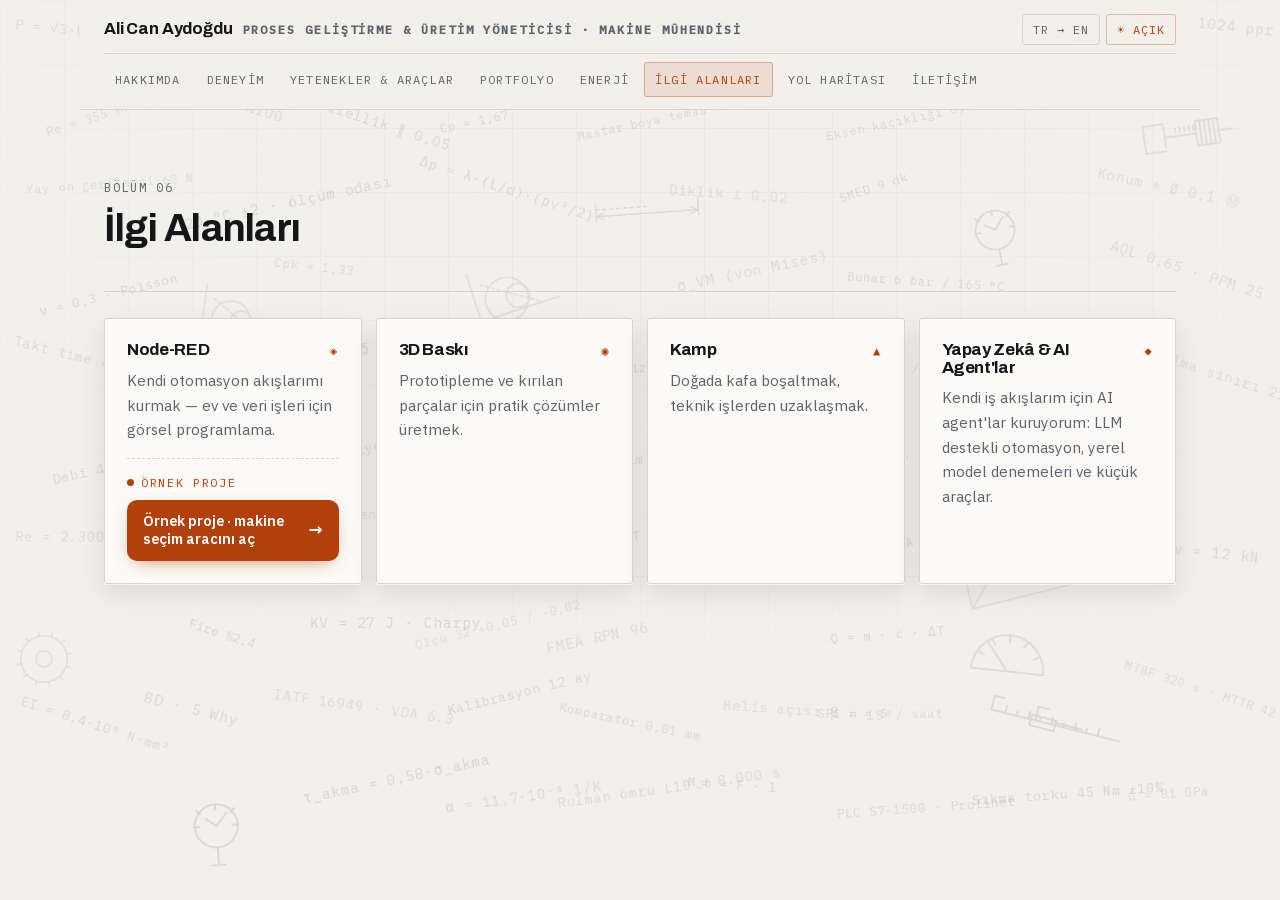
<file: ilgi/index.html>
<!DOCTYPE html><!--QjMp_i5V5qfMLW1qhh4m1--><html lang="tr" data-tema="karanlik"><head><meta charSet="utf-8"/><meta name="viewport" content="width=device-width, initial-scale=1"/><link rel="preload" href="/_next/static/media/1a4aa50920b5315c-s.p.woff2" as="font" crossorigin="" type="font/woff2"/><link rel="preload" href="/_next/static/media/23d669af23d19c95-s.p.woff2" as="font" crossorigin="" type="font/woff2"/><link rel="preload" href="/_next/static/media/26d4368bf94c0ec4-s.p.woff2" as="font" crossorigin="" type="font/woff2"/><link rel="preload" href="/_next/static/media/2801417b65625cf5-s.p.woff2" as="font" crossorigin="" type="font/woff2"/><link rel="preload" href="/_next/static/media/92eeb95d069020cc-s.p.woff2" as="font" crossorigin="" type="font/woff2"/><link rel="preload" href="/_next/static/media/98e207f02528a563-s.p.woff2" as="font" crossorigin="" type="font/woff2"/><link rel="preload" href="/_next/static/media/99dcf268bda04fe5-s.p.woff2" as="font" crossorigin="" type="font/woff2"/><link rel="preload" href="/_next/static/media/d3ebbfd689654d3a-s.p.woff2" as="font" crossorigin="" type="font/woff2"/><link rel="stylesheet" href="/_next/static/css/8770392038949a55.css" data-precedence="next"/><link rel="preload" as="script" fetchPriority="low" href="/_next/static/chunks/webpack-0aae440acfa3b4bb.js"/><script src="/_next/static/chunks/4bd1b696-c023c6e3521b1417.js" async=""></script><script src="/_next/static/chunks/255-a7ba4d37dca2f1fa.js" async=""></script><script src="/_next/static/chunks/main-app-0b90527b60f380eb.js" async=""></script><script src="/_next/static/chunks/176-c4a8215ca4d82670.js" async=""></script><script src="/_next/static/chunks/206-5c0bc24a53914f06.js" async=""></script><script src="/_next/static/chunks/app/layout-c74ab268e3fa7f1e.js" async=""></script><script src="/_next/static/chunks/app/not-found-e77cf2601d619c3d.js" async=""></script><script src="/_next/static/chunks/391-8bb4026522bc59e2.js" async=""></script><script src="/_next/static/chunks/app/%5Bbolum%5D/page-a8de9c8fc02e514a.js" async=""></script><meta name="next-size-adjust" content=""/><meta name="theme-color" media="(prefers-color-scheme: dark)" content="#0c0e11"/><meta name="theme-color" media="(prefers-color-scheme: light)" content="#f2f0ea"/><title>Ali Can Aydoğdu — Proses Geliştirme &amp; Üretim Yöneticisi · Makine Mühendisi</title><meta name="description" content="11 yıllık otomotiv deneyimi: proses optimizasyonu, üretim yönetimi ve özel makine tasarımı. Robotik otomasyon hatları, fabrika kurulumları ve güneş enerji santrali projeleri."/><meta name="application-name" content="Ali Can Aydoğdu — CV"/><meta name="author" content="Ali Can Aydoğdu"/><meta name="keywords" content="makine mühendisi,mechanical engineer,proses geliştirme,üretim yönetimi,otomotiv,CAPEX,robotik otomasyon,Bursa,CV,özgeçmiş"/><meta name="robots" content="index, follow"/><meta property="og:title" content="Ali Can Aydoğdu — Proses Geliştirme &amp; Üretim Yöneticisi · Makine Mühendisi"/><meta property="og:description" content="11 yıllık otomotiv deneyimi: proses optimizasyonu, üretim yönetimi ve özel makine tasarımı. Robotik otomasyon hatları, fabrika kurulumları ve güneş enerji santrali projeleri."/><meta property="og:url" content="https://alican-aydogdu.github.io/"/><meta property="og:site_name" content="Ali Can Aydoğdu"/><meta property="og:locale" content="tr_TR"/><meta property="og:image" content="https://alican-aydogdu.github.io/og.jpg"/><meta property="og:image:width" content="1200"/><meta property="og:image:height" content="630"/><meta property="og:image:alt" content="Ali Can Aydoğdu — Proses Geliştirme &amp; Üretim Yöneticisi · Makine Mühendisi"/><meta property="og:locale:alternate" content="en_US"/><meta property="og:type" content="profile"/><meta name="twitter:card" content="summary_large_image"/><meta name="twitter:title" content="Ali Can Aydoğdu — Proses Geliştirme &amp; Üretim Yöneticisi · Makine Mühendisi"/><meta name="twitter:description" content="11 yıllık otomotiv deneyimi: proses optimizasyonu, üretim yönetimi ve özel makine tasarımı. Robotik otomasyon hatları, fabrika kurulumları ve güneş enerji santrali projeleri."/><meta name="twitter:image" content="https://alican-aydogdu.github.io/og.jpg"/><link rel="icon" href="/favicon.svg"/><script src="/_next/static/chunks/polyfills-42372ed130431b0a.js" noModule=""></script></head><body class="__variable_29571e __variable_7dcaba __variable_6cf36b"><div hidden=""><!--$--><!--/$--></div><div class="sembol-katmani" aria-hidden="true"><span class="sembol sembol--genis" style="left:62.6%;top:12.1%;transform:rotate(-12deg) scale(0.8);opacity:0.11399999999999999"><span class="sembol-metin">Eksen kaçıklığı 0,02 mm</span></span><span class="sembol" style="left:87%;top:41.3%;transform:rotate(18deg) scale(0.93);opacity:0.10200000000000001"><span class="sembol-metin">Yorfulma sınırı 210 N/mm²</span></span><span class="sembol sembol--genis" style="left:12.5%;top:2.8%;transform:rotate(-8deg) scale(0.83);opacity:0.132"><span class="sembol-metin">Ra 0,8 · Rz 4</span></span><span class="sembol" style="left:22.8%;top:12.5%;transform:rotate(18deg) scale(0.93);opacity:0.126"><span class="sembol-metin">Paralellik ∥ 0,05</span></span><span class="sembol sembol--genis" style="left:0.5%;top:38.6%;transform:rotate(14deg) scale(0.91);opacity:0.11399999999999999"><span class="sembol-metin">Takt time 48 s</span></span><span class="sembol" style="left:87.4%;top:87.2%;transform:rotate(-4deg) scale(0.82);opacity:0.108"><span class="sembol-metin">G = 81 GPa</span></span><span class="sembol sembol--genis" style="left:30.8%;top:68.4%;transform:rotate(-14deg) scale(0.82);opacity:0.096"><span class="sembol-metin">Ölçü 32 +0,05 / −0,02</span></span><span class="sembol" style="left:23.2%;top:85.6%;transform:rotate(-12deg) scale(0.96);opacity:0.132"><span class="sembol-metin">τ_akma = 0,58·σ_akma</span></span><span class="sembol sembol--genis" style="left:0.5%;top:58.7%;transform:rotate(0deg) scale(0.91);opacity:0.10200000000000001"><span class="sembol-metin">Re = 2.300 · laminer</span></span><span class="sembol" style="left:75.3%;top:40.3%;transform:rotate(-14deg) scale(0.9);opacity:0.10200000000000001"><span class="sembol-metin">Temas oranı ε_α = 1,6</span></span><span class="sembol sembol--genis" style="left:44.7%;top:21.4%;transform:rotate(-4deg) scale(0.8);opacity:0.126"><svg viewBox="0 0 140 30" width="150" height="32" fill="none" stroke="currentColor" stroke-width="1.4" stroke-linecap="round" stroke-linejoin="round"><path d="M10 6 V26"></path><path d="M130 6 V26"></path><path d="M10 20 H130"></path><path d="M19 16 L10 20 L19 24"></path><path d="M121 16 L130 20 L121 24"></path><path d="M10 12 H70" stroke-dasharray="4 4"></path></svg></span><span class="sembol" style="left:85.3%;top:19.9%;transform:rotate(12deg) scale(0.95);opacity:0.096"><span class="sembol-metin">Konum ⌖ Ø 0,1 Ⓜ</span></span><span class="sembol sembol--genis" style="left:33.6%;top:12.5%;transform:rotate(-12deg) scale(0.79);opacity:0.126"><span class="sembol-metin">Cp = 1,67</span></span><span class="sembol" style="left:63.8%;top:88.8%;transform:rotate(-4deg) scale(0.82);opacity:0.12"><span class="sembol-metin">PLC S7-1500 · Profinet</span></span><span class="sembol sembol--genis" style="left:22.1%;top:0.7%;transform:rotate(0deg) scale(0.87);opacity:0.132"><span class="sembol-metin">Modül m = 2 · z₁ = 17</span></span><span class="sembol" style="left:66.4%;top:0.8%;transform:rotate(18deg) scale(0.8);opacity:0.126"><span class="sembol-metin">k = 2.400 W/m²K</span></span><span class="sembol sembol--genis" style="left:14%;top:21.5%;transform:rotate(-12deg) scale(0.97);opacity:0.132"><span class="sembol-metin">20 °C ±2 · ölçüm odası</span></span><span class="sembol" style="left:10.6%;top:58.2%;transform:rotate(12deg) scale(0.82);opacity:0.11399999999999999"><span class="sembol-metin">Kanban kart sayısı 14</span></span><span class="sembol sembol--genis" style="left:34.6%;top:28.5%;transform:rotate(-18deg) scale(0.98);opacity:0.108"><svg viewBox="0 0 120 70" width="120" height="72" fill="none" stroke="currentColor" stroke-width="1.4" stroke-linecap="round" stroke-linejoin="round"><path d="M8 56 H114"></path><path d="M30 6 V62"></path><circle cx="62" cy="42" r="22"></circle><circle cx="74" cy="42" r="12"></circle><path d="M40 20 L96 56" stroke-dasharray="3 3"></path></svg></span><span class="sembol" style="left:45.3%;top:50.1%;transform:rotate(0deg) scale(0.86);opacity:0.126"><span class="sembol-metin">Çevrim süresi 42 s</span></span><span class="sembol sembol--genis" style="left:66.7%;top:39.6%;transform:rotate(6deg) scale(0.88);opacity:0.10200000000000001"><span class="sembol-metin">τ = F / A</span></span><span class="sembol" style="left:74.2%;top:60.5%;transform:rotate(-14deg) scale(0.93);opacity:0.096"><svg viewBox="0 0 140 60" width="140" height="62" fill="none" stroke="currentColor" stroke-width="1.4" stroke-linecap="round" stroke-linejoin="round"><path d="M12 8 V52 H136"></path><path d="M12 52 L40 22"></path><path d="M40 22 C46 21 52 20 58 21"></path><path d="M58 21 C74 24 86 30 96 38"></path><path d="M96 38 C104 44 110 47 116 48"></path><path d="M116 48 C122 49 128 46 132 40"></path><path d="M40 22 H44" stroke-dasharray="3 3"></path></svg></span><span class="sembol sembol--genis" style="left:34%;top:76%;transform:rotate(-14deg) scale(0.88);opacity:0.132"><span class="sembol-metin">Kalibrasyon 12 ay</span></span><span class="sembol" style="left:85.8%;top:76%;transform:rotate(18deg) scale(0.8);opacity:0.10200000000000001"><span class="sembol-metin">MTBF 320 s · MTTR 42 dk</span></span><span class="sembol sembol--genis" style="left:83.7%;top:47.3%;transform:rotate(-4deg) scale(0.86);opacity:0.12"><span class="sembol-metin">σ-ε eğrisi</span></span><span class="sembol" style="left:63.4%;top:59%;transform:rotate(-14deg) scale(0.8);opacity:0.126"><span class="sembol-metin">I = 12,4 A · U = 400 V</span></span><span class="sembol sembol--genis" style="left:75.5%;top:49.1%;transform:rotate(0deg) scale(0.82);opacity:0.126"><span class="sembol-metin">τ = 16·T / (π·d³)</span></span><span class="sembol" style="left:42.6%;top:86.5%;transform:rotate(-8deg) scale(0.91);opacity:0.108"><span class="sembol-metin">Rulman ömrü L10 = 8.000 s</span></span><span class="sembol sembol--genis" style="left:43.2%;top:12.3%;transform:rotate(-12deg) scale(0.78);opacity:0.12"><span class="sembol-metin">Mastar boya temas %80</span></span><span class="sembol" style="left:3.4%;top:51%;transform:rotate(-12deg) scale(0.89);opacity:0.12"><span class="sembol-metin">Debi 42 m³/sa</span></span><span class="sembol sembol--genis" style="left:42.4%;top:69.9%;transform:rotate(-12deg) scale(0.96);opacity:0.108"><span class="sembol-metin">FMEA RPN 96</span></span><span class="sembol" style="left:31.9%;top:20%;transform:rotate(18deg) scale(0.92);opacity:0.12"><span class="sembol-metin">Δp = λ·(L/d)·(ρv²/2)</span></span><span class="sembol sembol--genis" style="left:13.9%;top:69.4%;transform:rotate(18deg) scale(0.78);opacity:0.132"><span class="sembol-metin">Fire %2,4</span></span><span class="sembol" style="left:12%;top:50.7%;transform:rotate(-12deg) scale(0.97);opacity:0.10200000000000001"><span class="sembol-metin">σ_em = 140 N/mm²</span></span><span class="sembol sembol--genis" style="left:0.5%;top:2.6%;transform:rotate(6deg) scale(0.89);opacity:0.108"><span class="sembol-metin">P = √3·U·I·cos φ</span></span><span class="sembol" style="left:53%;top:86.2%;transform:rotate(4deg) scale(0.82);opacity:0.126"><span class="sembol-metin">M_b = F · l</span></span><span class="sembol sembol--genis" style="left:23.9%;top:68.2%;transform:rotate(0deg) scale(0.96);opacity:0.132"><span class="sembol-metin">KV = 27 J · Charpy</span></span><span class="sembol" style="left:62.6%;top:78.3%;transform:rotate(0deg) scale(0.79);opacity:0.108"><span class="sembol-metin">SPC n = 5 / saat</span></span><span class="sembol sembol--genis" style="left:34.1%;top:39.9%;transform:rotate(0deg) scale(0.81);opacity:0.11399999999999999"><span class="sembol-metin">Çevrim oranı i = 2,4</span></span><span class="sembol" style="left:64.8%;top:19.9%;transform:rotate(-18deg) scale(0.8);opacity:0.126"><span class="sembol-metin">SMED 9 dk</span></span><span class="sembol sembol--genis" style="left:55.8%;top:78%;transform:rotate(4deg) scale(0.9);opacity:0.10200000000000001"><span class="sembol-metin">Helis açısı β = 15°</span></span><span class="sembol" style="left:22%;top:37.6%;transform:rotate(4deg) scale(0.96);opacity:0.132"><span class="sembol-metin">k = F / δ</span></span><span class="sembol sembol--genis" style="left:24.4%;top:56.8%;transform:rotate(4deg) scale(0.82);opacity:0.10200000000000001"><span class="sembol-metin">Güvenlik katsayısı n = 2,5</span></span><span class="sembol" style="left:12.5%;top:10%;transform:rotate(18deg) scale(0.96);opacity:0.11399999999999999"><span class="sembol-metin">EOL test %100</span></span><span class="sembol sembol--genis" style="left:13.8%;top:88.4%;transform:rotate(-4deg) scale(0.95);opacity:0.132"><svg viewBox="0 0 60 60" width="80" height="80" fill="none" stroke="currentColor" stroke-width="1.4" stroke-linecap="round" stroke-linejoin="round"><circle cx="30" cy="22" r="17"></circle><path d="M30 5 L30 9"></path><path d="M45 9 L42 12"></path><path d="M15 9 L18 12"></path><path d="M47 22 L43 22"></path><path d="M13 22 L17 22"></path><path d="M30 22 L39 12"></path><path d="M30 22 L22 16"></path><path d="M30 39 V53"></path><path d="M25 53 H35"></path></svg></span><span class="sembol" style="left:2.6%;top:12.1%;transform:rotate(-18deg) scale(0.82);opacity:0.108"><span class="sembol-metin">Re = 355 MPa</span></span><span class="sembol sembol--genis" style="left:76.3%;top:77.4%;transform:rotate(14deg) scale(0.95);opacity:0.132"><svg viewBox="0 0 120 40" width="150" height="50" fill="none" stroke="currentColor" stroke-width="1.4" stroke-linecap="round" stroke-linejoin="round"><path d="M8 22 H112"></path><path d="M20 22 V16"></path><path d="M30 22 V18.5"></path><path d="M40 22 V16"></path><path d="M50 22 V18.5"></path><path d="M60 22 V16"></path><path d="M70 22 V18.5"></path><path d="M80 22 V16"></path><path d="M90 22 V18.5"></path><path d="M100 22 V16"></path><path d="M8 22 V10 H17"></path><path d="M46 22 V10 H55"></path><path d="M42 18 H63 V27 H42 Z"></path><path d="M112 22 H119"></path><path d="M63 20 H86"></path></svg></span><span class="sembol" style="left:31.8%;top:0.5%;transform:rotate(6deg) scale(0.8);opacity:0.132"><span class="sembol-metin">C/P = 6,2</span></span><span class="sembol sembol--genis" style="left:51.9%;top:0.9%;transform:rotate(-4deg) scale(0.94);opacity:0.11399999999999999"><span class="sembol-metin">cos φ = 0,92</span></span><span class="sembol" style="left:63.9%;top:69.5%;transform:rotate(-4deg) scale(0.82);opacity:0.126"><span class="sembol-metin">Q = m · c · ΔT</span></span><span class="sembol sembol--genis" style="left:52.6%;top:29.1%;transform:rotate(-12deg) scale(0.97);opacity:0.108"><span class="sembol-metin">σ_VM (von Mises)</span></span><span class="sembol" style="left:11.1%;top:77.8%;transform:rotate(14deg) scale(0.98);opacity:0.12"><span class="sembol-metin">8D · 5 Why</span></span><span class="sembol sembol--genis" style="left:53.2%;top:8.7%;transform:rotate(0deg) scale(0.82);opacity:0.108"><span class="sembol-metin">σ = M / W</span></span><span class="sembol" style="left:51.9%;top:20.6%;transform:rotate(4deg) scale(0.93);opacity:0.108"><span class="sembol-metin">Diklik ⊥ 0,02</span></span><span class="sembol sembol--genis" style="left:74.8%;top:22.1%;transform:rotate(-12deg) scale(0.86);opacity:0.12"><svg viewBox="0 0 60 60" width="80" height="80" fill="none" stroke="currentColor" stroke-width="1.4" stroke-linecap="round" stroke-linejoin="round"><circle cx="30" cy="22" r="17"></circle><path d="M30 5 L30 9"></path><path d="M45 9 L42 12"></path><path d="M15 9 L18 12"></path><path d="M47 22 L43 22"></path><path d="M13 22 L17 22"></path><path d="M30 22 L39 12"></path><path d="M30 22 L22 16"></path><path d="M30 39 V53"></path><path d="M25 53 H35"></path></svg></span><span class="sembol" style="left:31.5%;top:56.8%;transform:rotate(8deg) scale(0.78);opacity:0.132"><span class="sembol-metin">X̄-R kontrol kartı</span></span><span class="sembol sembol--genis" style="left:75.3%;top:69.1%;transform:rotate(6deg) scale(0.93);opacity:0.10200000000000001"><svg viewBox="0 0 60 40" width="90" height="60" fill="none" stroke="currentColor" stroke-width="1.4" stroke-linecap="round" stroke-linejoin="round"><path d="M4 34 A26 26 0 0 1 56 34"></path><path d="M4 34 H56"></path><path d="M7.5 21.0 L11.8 23.5"></path><path d="M17.0 11.5 L19.5 15.8"></path><path d="M30.0 8.0 L30.0 13.0"></path><path d="M43.0 11.5 L40.5 15.8"></path><path d="M52.5 21.0 L48.2 23.5"></path><path d="M30 34 L14 14"></path></svg></span><span class="sembol" style="left:11.2%;top:37.7%;transform:rotate(14deg) scale(0.96);opacity:0.12"><svg viewBox="0 0 80 80" width="76" height="76" fill="none" stroke="currentColor" stroke-width="1.4" stroke-linecap="round" stroke-linejoin="round"><circle cx="40" cy="40" r="30"></circle><circle cx="40" cy="40" r="20"></circle><circle cx="40" cy="40" r="11"></circle><circle cx="65.0" cy="40.0" r="3.4"></circle><circle cx="57.7" cy="57.7" r="3.4"></circle><circle cx="40.0" cy="65.0" r="3.4"></circle><circle cx="22.3" cy="57.7" r="3.4"></circle><circle cx="15.0" cy="40.0" r="3.4"></circle><circle cx="22.3" cy="22.3" r="3.4"></circle><circle cx="40.0" cy="15.0" r="3.4"></circle><circle cx="57.7" cy="22.3" r="3.4"></circle></svg></span><span class="sembol sembol--genis" style="left:84.8%;top:60%;transform:rotate(6deg) scale(0.96);opacity:0.12"><span class="sembol-metin">Ön yük F_v = 12 kN</span></span><span class="sembol" style="left:74.2%;top:10.2%;transform:rotate(8deg) scale(0.92);opacity:0.12"><span class="sembol-metin">OEE = %86</span></span><span class="sembol sembol--genis" style="left:20.7%;top:77.5%;transform:rotate(8deg) scale(0.92);opacity:0.10200000000000001"><span class="sembol-metin">IATF 16949 · VDA 6.3</span></span><span class="sembol" style="left:86.2%;top:29%;transform:rotate(18deg) scale(0.95);opacity:0.108"><span class="sembol-metin">AQL 0,65 · PPM 25</span></span><span class="sembol sembol--genis" style="left:21.4%;top:48.7%;transform:rotate(-14deg) scale(0.9);opacity:0.108"><span class="sembol-metin">PPAP seviye 3 · APQP</span></span><span class="sembol" style="left:74.9%;top:87.2%;transform:rotate(-4deg) scale(0.88);opacity:0.132"><span class="sembol-metin">Sıkma torku 45 Nm ±10%</span></span><span class="sembol sembol--genis" style="left:87.4%;top:11.8%;transform:rotate(-8deg) scale(0.91);opacity:0.108"><svg viewBox="0 0 120 44" width="150" height="55" fill="none" stroke="currentColor" stroke-width="1.4" stroke-linecap="round" stroke-linejoin="round"><path d="M34 10 H16 V34 H34"></path><path d="M34 13 V31"></path><path d="M34 22 H62"></path><path d="M62 11 H82 V33 H62 Z"></path><path d="M66 11 V33"></path><path d="M70 11 V33"></path><path d="M74 11 V33"></path><path d="M78 11 V33"></path><path d="M82 22 H94"></path><path d="M44 15 V19"></path><path d="M48 15 V19"></path><path d="M52 15 V19"></path><path d="M56 15 V19"></path><path d="M60 15 V19"></path></svg></span><span class="sembol" style="left:64.6%;top:30.3%;transform:rotate(4deg) scale(0.8);opacity:0.132"><span class="sembol-metin">Buhar 6 bar / 165 °C</span></span><span class="sembol sembol--genis" style="left:0.5%;top:19.4%;transform:rotate(-4deg) scale(0.81);opacity:0.096"><span class="sembol-metin">Yay ön gerilmesi 60 N</span></span><span class="sembol" style="left:42.3%;top:58.5%;transform:rotate(-12deg) scale(0.87);opacity:0.126"><span class="sembol-metin">d ≥ ∛(16·T / π·τ_em)</span></span><span class="sembol sembol--genis" style="left:54.3%;top:49.9%;transform:rotate(8deg) scale(0.88);opacity:0.10200000000000001"><svg viewBox="0 0 120 40" width="150" height="50" fill="none" stroke="currentColor" stroke-width="1.4" stroke-linecap="round" stroke-linejoin="round"><path d="M8 22 H112"></path><path d="M20 22 V16"></path><path d="M30 22 V18.5"></path><path d="M40 22 V16"></path><path d="M50 22 V18.5"></path><path d="M60 22 V16"></path><path d="M70 22 V18.5"></path><path d="M80 22 V16"></path><path d="M90 22 V18.5"></path><path d="M100 22 V16"></path><path d="M8 22 V10 H17"></path><path d="M46 22 V10 H55"></path><path d="M42 18 H63 V27 H42 Z"></path><path d="M112 22 H119"></path><path d="M63 20 H86"></path></svg></span><span class="sembol" style="left:0.5%;top:69%;transform:rotate(-12deg) scale(0.94);opacity:0.10200000000000001"><svg viewBox="0 0 80 80" width="76" height="76" fill="none" stroke="currentColor" stroke-width="1.4" stroke-linecap="round" stroke-linejoin="round"><circle cx="40" cy="40" r="26"></circle><circle cx="40" cy="40" r="9"></circle><path d="M66.0 40.0 L71.0 40.0"></path><path d="M62.5 53.0 L66.8 55.5"></path><path d="M53.0 62.5 L55.5 66.8"></path><path d="M40.0 66.0 L40.0 71.0"></path><path d="M27.0 62.5 L24.5 66.8"></path><path d="M17.5 53.0 L13.2 55.5"></path><path d="M14.0 40.0 L9.0 40.0"></path><path d="M17.5 27.0 L13.2 24.5"></path><path d="M27.0 17.5 L24.5 13.2"></path><path d="M40.0 14.0 L40.0 9.0"></path><path d="M53.0 17.5 L55.5 13.2"></path><path d="M62.5 27.0 L66.8 24.5"></path></svg></span><span class="sembol sembol--genis" style="left:0.5%;top:79.6%;transform:rotate(18deg) scale(0.87);opacity:0.12"><span class="sembol-metin">EI = 8,4·10⁶ N·mm²</span></span><span class="sembol" style="left:42.3%;top:79.2%;transform:rotate(12deg) scale(0.81);opacity:0.11399999999999999"><span class="sembol-metin">Komparatör 0,01 mm</span></span><span class="sembol sembol--genis" style="left:1.9%;top:31.8%;transform:rotate(-14deg) scale(0.84);opacity:0.132"><span class="sembol-metin">ν = 0,3 · Poisson</span></span><span class="sembol" style="left:87.4%;top:1.5%;transform:rotate(6deg) scale(0.96);opacity:0.11399999999999999"><span class="sembol-metin">Encoder 1024 ppr</span></span><span class="sembol sembol--genis" style="left:34.3%;top:87.6%;transform:rotate(-8deg) scale(0.93);opacity:0.11399999999999999"><span class="sembol-metin">α = 11,7·10⁻⁶ 1/K</span></span><span class="sembol" style="left:64.3%;top:50%;transform:rotate(14deg) scale(0.84);opacity:0.132"><span class="sembol-metin">A% = 22 · süneklik</span></span><span class="sembol sembol--genis" style="left:43.5%;top:39.9%;transform:rotate(0deg) scale(0.87);opacity:0.126"><span class="sembol-metin">Kayış hızı v = 12 m/s</span></span><span class="sembol" style="left:42.5%;top:0.5%;transform:rotate(4deg) scale(0.96);opacity:0.096"><svg viewBox="0 0 80 80" width="76" height="76" fill="none" stroke="currentColor" stroke-width="1.4" stroke-linecap="round" stroke-linejoin="round"><circle cx="40" cy="40" r="30"></circle><circle cx="40" cy="40" r="20"></circle><circle cx="40" cy="40" r="11"></circle><circle cx="65.0" cy="40.0" r="3.4"></circle><circle cx="57.7" cy="57.7" r="3.4"></circle><circle cx="40.0" cy="65.0" r="3.4"></circle><circle cx="22.3" cy="57.7" r="3.4"></circle><circle cx="15.0" cy="40.0" r="3.4"></circle><circle cx="22.3" cy="22.3" r="3.4"></circle><circle cx="40.0" cy="15.0" r="3.4"></circle><circle cx="57.7" cy="22.3" r="3.4"></circle></svg></span><span class="sembol sembol--genis" style="left:20.7%;top:28.7%;transform:rotate(6deg) scale(0.81);opacity:0.10200000000000001"><span class="sembol-metin">Cpk = 1,33</span></span><span class="sembol" style="left:73.2%;top:0.6%;transform:rotate(18deg) scale(0.87);opacity:0.096"><span class="sembol-metin">δ = F·l³ / (3·E·I)</span></span><span class="sembol sembol--genis" style="left:52.7%;top:39.1%;transform:rotate(-14deg) scale(0.97);opacity:0.096"><span class="sembol-metin">λ = 45 W/m·K</span></span><span class="sembol" style="left:13.3%;top:30.9%;transform:rotate(8deg) scale(0.88);opacity:0.108"><svg viewBox="0 0 120 70" width="120" height="72" fill="none" stroke="currentColor" stroke-width="1.4" stroke-linecap="round" stroke-linejoin="round"><path d="M8 56 H114"></path><path d="M30 6 V62"></path><circle cx="62" cy="42" r="22"></circle><circle cx="74" cy="42" r="12"></circle><path d="M40 20 L96 56" stroke-dasharray="3 3"></path></svg></span></div><div class="kabuk"><header class="ustbar"><a class="marka" href="/">Ali Can Aydoğdu<span>Proses Geliştirme &amp; Üretim Yöneticisi · Makine Mühendisi</span></a><nav class="ust-nav" aria-label="Bölümler"><a data-aktif="0" href="/hakkimda/">Hakkımda</a><a data-aktif="0" href="/deneyim/">Deneyim</a><a data-aktif="0" href="/yetenekler/">Yetenekler &amp; Araçlar</a><a data-aktif="0" href="/portfolyo/">Portfolyo</a><a data-aktif="0" href="/enerji/">Enerji</a><a data-aktif="1" href="/ilgi/">İlgi Alanları</a><a data-aktif="0" href="/yol-haritasi/">Yol Haritası</a><a data-aktif="0" href="/iletisim/">İletişim</a></nav><div class="anahtarlar"><button type="button" class="anahtar" data-acik="0" aria-label="Dili değiştir (TR → EN)">TR → EN</button><button type="button" class="anahtar" data-acik="0" aria-label="Temayı değiştir">☾ Koyu</button></div></header><main><section class="sayfa-giris"><div class="sayfa-basligi"><div><span class="mono">Bölüm<!-- --> <!-- -->06</span><h2>İlgi Alanları</h2></div></div><div class="izgara izgara-3"><div class="kart" style="opacity:0;transform:translateY(16px)"><div class="kart-baslik"><h3 style="font-size:1.06rem">Node-RED</h3><span class="kod">◈</span></div><p>Kendi otomasyon akışlarımı kurmak — ev ve veri işleri için görsel programlama.</p><div class="ornek-cta"><span class="ornek-etiket mono"><span class="ornek-nokta" aria-hidden="true"></span>örnek proje</span><a class="ornek-dugme" href="/araclar/makine-secimi/"><span class="ornek-dugme-metin">Örnek proje · makine seçim aracını aç</span><span class="ornek-dugme-ok" aria-hidden="true">→</span></a></div></div><div class="kart" style="opacity:0;transform:translateY(16px)"><div class="kart-baslik"><h3 style="font-size:1.06rem">3D Baskı</h3><span class="kod">◉</span></div><p>Prototipleme ve kırılan parçalar için pratik çözümler üretmek.</p></div><div class="kart" style="opacity:0;transform:translateY(16px)"><div class="kart-baslik"><h3 style="font-size:1.06rem">Kamp</h3><span class="kod">▲</span></div><p>Doğada kafa boşaltmak, teknik işlerden uzaklaşmak.</p></div><div class="kart" style="opacity:0;transform:translateY(16px)"><div class="kart-baslik"><h3 style="font-size:1.06rem">Yapay Zekâ &amp; AI Agent&#x27;lar</h3><span class="kod">◆</span></div><p>Kendi iş akışlarım için AI agent&#x27;lar kuruyorum: LLM destekli otomasyon, yerel model denemeleri ve küçük araçlar.</p></div></div></section><!--$--><!--/$--></main></div><script src="/_next/static/chunks/webpack-0aae440acfa3b4bb.js" id="_R_" async=""></script><script>(self.__next_f=self.__next_f||[]).push([0])</script><script>self.__next_f.push([1,"1:\"$Sreact.fragment\"\n2:I[206,[\"176\",\"static/chunks/176-c4a8215ca4d82670.js\",\"206\",\"static/chunks/206-5c0bc24a53914f06.js\",\"177\",\"static/chunks/app/layout-c74ab268e3fa7f1e.js\"],\"Saglayici\"]\n49:I[7150,[],\"\"]\n:HL[\"/_next/static/media/1a4aa50920b5315c-s.p.woff2\",\"font\",{\"crossOrigin\":\"\",\"type\":\"font/woff2\"}]\n:HL[\"/_next/static/media/23d669af23d19c95-s.p.woff2\",\"font\",{\"crossOrigin\":\"\",\"type\":\"font/woff2\"}]\n:HL[\"/_next/static/media/26d4368bf94c0ec4-s.p.woff2\",\"font\",{\"crossOrigin\":\"\",\"type\":\"font/woff2\"}]\n:HL[\"/_next/static/media/2801417b65625cf5-s.p.woff2\",\"font\",{\"crossOrigin\":\"\",\"type\":\"font/woff2\"}]\n:HL[\"/_next/static/media/92eeb95d069020cc-s.p.woff2\",\"font\",{\"crossOrigin\":\"\",\"type\":\"font/woff2\"}]\n:HL[\"/_next/static/media/98e207f02528a563-s.p.woff2\",\"font\",{\"crossOrigin\":\"\",\"type\":\"font/woff2\"}]\n:HL[\"/_next/static/media/99dcf268bda04fe5-s.p.woff2\",\"font\",{\"crossOrigin\":\"\",\"type\":\"font/woff2\"}]\n:HL[\"/_next/static/media/d3ebbfd689654d3a-s.p.woff2\",\"font\",{\"crossOrigin\":\"\",\"type\":\"font/woff2\"}]\n:HL[\"/_next/static/css/8770392038949a55.css\",\"style\"]\n"])</script><script>self.__next_f.push([1,"0:{\"P\":null,\"b\":\"QjMp_i5V5qfMLW1qhh4m1\",\"p\":\"\",\"c\":[\"\",\"ilgi\",\"\"],\"i\":false,\"f\":[[[\"\",{\"children\":[[\"bolum\",\"ilgi\",\"d\"],{\"children\":[\"__PAGE__\",{}]}]},\"$undefined\",\"$undefined\",true],[\"\",[\"$\",\"$1\",\"c\",{\"children\":[[[\"$\",\"link\",\"0\",{\"rel\":\"stylesheet\",\"href\":\"/_next/static/css/8770392038949a55.css\",\"precedence\":\"next\",\"crossOrigin\":\"$undefined\",\"nonce\":\"$undefined\"}]],[\"$\",\"html\",null,{\"lang\":\"tr\",\"data-tema\":\"karanlik\",\"suppressHydrationWarning\":true,\"children\":[\"$\",\"body\",null,{\"className\":\"__variable_29571e __variable_7dcaba __variable_6cf36b\",\"children\":[\"$\",\"$L2\",null,{\"children\":[[\"$\",\"div\",null,{\"className\":\"sembol-katmani\",\"aria-hidden\":\"true\",\"children\":[[\"$\",\"span\",\"0\",{\"className\":\"sembol sembol--genis\",\"style\":{\"left\":\"62.6%\",\"top\":\"12.1%\",\"transform\":\"rotate(-12deg) scale(0.8)\",\"opacity\":0.11399999999999999},\"children\":[\"$\",\"span\",null,{\"className\":\"sembol-metin\",\"children\":\"Eksen kaçıklığı 0,02 mm\"}]}],[\"$\",\"span\",\"1\",{\"className\":\"sembol\",\"style\":{\"left\":\"87%\",\"top\":\"41.3%\",\"transform\":\"rotate(18deg) scale(0.93)\",\"opacity\":0.10200000000000001},\"children\":[\"$\",\"span\",null,{\"className\":\"sembol-metin\",\"children\":\"Yorfulma sınırı 210 N/mm²\"}]}],[\"$\",\"span\",\"2\",{\"className\":\"sembol sembol--genis\",\"style\":{\"left\":\"12.5%\",\"top\":\"2.8%\",\"transform\":\"rotate(-8deg) scale(0.83)\",\"opacity\":0.132},\"children\":[\"$\",\"span\",null,{\"className\":\"sembol-metin\",\"children\":\"Ra 0,8 · Rz 4\"}]}],[\"$\",\"span\",\"3\",{\"className\":\"sembol\",\"style\":{\"left\":\"22.8%\",\"top\":\"12.5%\",\"transform\":\"rotate(18deg) scale(0.93)\",\"opacity\":0.126},\"children\":[\"$\",\"span\",null,{\"className\":\"sembol-metin\",\"children\":\"Paralellik ∥ 0,05\"}]}],[\"$\",\"span\",\"4\",{\"className\":\"sembol sembol--genis\",\"style\":{\"left\":\"0.5%\",\"top\":\"38.6%\",\"transform\":\"rotate(14deg) scale(0.91)\",\"opacity\":0.11399999999999999},\"children\":[\"$\",\"span\",null,{\"className\":\"sembol-metin\",\"children\":\"Takt time 48 s\"}]}],[\"$\",\"span\",\"5\",{\"className\":\"sembol\",\"style\":{\"left\":\"87.4%\",\"top\":\"87.2%\",\"transform\":\"rotate(-4deg) scale(0.82)\",\"opacity\":0.108},\"children\":[\"$\",\"span\",null,{\"className\":\"sembol-metin\",\"children\":\"G = 81 GPa\"}]}],[\"$\",\"span\",\"6\",{\"className\":\"sembol sembol--genis\",\"style\":{\"left\":\"30.8%\",\"top\":\"68.4%\",\"transform\":\"rotate(-14deg) scale(0.82)\",\"opacity\":0.096},\"children\":[\"$\",\"span\",null,{\"className\":\"sembol-metin\",\"children\":\"Ölçü 32 +0,05 / −0,02\"}]}],[\"$\",\"span\",\"7\",{\"className\":\"sembol\",\"style\":{\"left\":\"23.2%\",\"top\":\"85.6%\",\"transform\":\"rotate(-12deg) scale(0.96)\",\"opacity\":0.132},\"children\":[\"$\",\"span\",null,{\"className\":\"sembol-metin\",\"children\":\"τ_akma = 0,58·σ_akma\"}]}],[\"$\",\"span\",\"8\",{\"className\":\"sembol sembol--genis\",\"style\":{\"left\":\"0.5%\",\"top\":\"58.7%\",\"transform\":\"rotate(0deg) scale(0.91)\",\"opacity\":0.10200000000000001},\"children\":[\"$\",\"span\",null,{\"className\":\"sembol-metin\",\"children\":\"Re = 2.300 · laminer\"}]}],[\"$\",\"span\",\"9\",{\"className\":\"sembol\",\"style\":{\"left\":\"75.3%\",\"top\":\"40.3%\",\"transform\":\"rotate(-14deg) scale(0.9)\",\"opacity\":0.10200000000000001},\"children\":[\"$\",\"span\",null,{\"className\":\"sembol-metin\",\"children\":\"Temas oranı ε_α = 1,6\"}]}],[\"$\",\"span\",\"10\",{\"className\":\"sembol sembol--genis\",\"style\":{\"left\":\"44.7%\",\"top\":\"21.4%\",\"transform\":\"rotate(-4deg) scale(0.8)\",\"opacity\":0.126},\"children\":[\"$\",\"svg\",null,{\"viewBox\":\"0 0 140 30\",\"width\":\"150\",\"height\":\"32\",\"fill\":\"none\",\"stroke\":\"currentColor\",\"strokeWidth\":1.4,\"strokeLinecap\":\"round\",\"strokeLinejoin\":\"round\",\"children\":[[\"$\",\"path\",null,{\"d\":\"M10 6 V26\"}],[\"$\",\"path\",null,{\"d\":\"M130 6 V26\"}],[\"$\",\"path\",null,{\"d\":\"M10 20 H130\"}],[\"$\",\"path\",null,{\"d\":\"M19 16 L10 20 L19 24\"}],[\"$\",\"path\",null,{\"d\":\"M121 16 L130 20 L121 24\"}],[\"$\",\"path\",null,{\"d\":\"M10 12 H70\",\"strokeDasharray\":\"4 4\"}]]}]}],[\"$\",\"span\",\"11\",{\"className\":\"sembol\",\"style\":{\"left\":\"85.3%\",\"top\":\"19.9%\",\"transform\":\"rotate(12deg) scale(0.95)\",\"opacity\":0.096},\"children\":[\"$\",\"span\",null,{\"className\":\"sembol-metin\",\"children\":\"Konum ⌖ Ø 0,1 Ⓜ\"}]}],[\"$\",\"span\",\"12\",{\"className\":\"sembol sembol--genis\",\"style\":{\"left\":\"33.6%\",\"top\":\"12.5%\",\"transform\":\"rotate(-12deg) scale(0.79)\",\"opacity\":0.126},\"children\":[\"$\",\"span\",null,{\"className\":\"sembol-metin\",\"children\":\"Cp = 1,67\"}]}],[\"$\",\"span\",\"13\",{\"className\":\"sembol\",\"style\":{\"left\":\"63.8%\",\"top\":\"88.8%\",\"transform\":\"rotate(-4deg) scale(0.82)\",\"opacity\":0.12},\"children\":[\"$\",\"span\",null,{\"className\":\"sembol-metin\",\"children\":\"PLC S7-1500 · Profinet\"}]}],[\"$\",\"span\",\"14\",{\"className\":\"sembol sembol--genis\",\"style\":{\"left\":\"22.1%\",\"top\":\"0.7%\",\"transform\":\"rotate(0deg) scale(0.87)\",\"opacity\":0.132},\"children\":[\"$\",\"span\",null,{\"className\":\"sembol-metin\",\"children\":\"Modül m = 2 · z₁ = 17\"}]}],[\"$\",\"span\",\"15\",{\"className\":\"sembol\",\"style\":{\"left\":\"66.4%\",\"top\":\"0.8%\",\"transform\":\"rotate(18deg) scale(0.8)\",\"opacity\":0.126},\"children\":[\"$\",\"span\",null,{\"className\":\"sembol-metin\",\"children\":\"k = 2.400 W/m²K\"}]}],[\"$\",\"span\",\"16\",{\"className\":\"sembol sembol--genis\",\"style\":{\"left\":\"14%\",\"top\":\"21.5%\",\"transform\":\"rotate(-12deg) scale(0.97)\",\"opacity\":0.132},\"children\":\"$L3\"}],\"$L4\",\"$L5\",\"$L6\",\"$L7\",\"$L8\",\"$L9\",\"$La\",\"$Lb\",\"$Lc\",\"$Ld\",\"$Le\",\"$Lf\",\"$L10\",\"$L11\",\"$L12\",\"$L13\",\"$L14\",\"$L15\",\"$L16\",\"$L17\",\"$L18\",\"$L19\",\"$L1a\",\"$L1b\",\"$L1c\",\"$L1d\",\"$L1e\",\"$L1f\",\"$L20\",\"$L21\",\"$L22\",\"$L23\",\"$L24\",\"$L25\",\"$L26\",\"$L27\",\"$L28\",\"$L29\",\"$L2a\",\"$L2b\",\"$L2c\",\"$L2d\",\"$L2e\",\"$L2f\",\"$L30\",\"$L31\",\"$L32\",\"$L33\",\"$L34\",\"$L35\",\"$L36\",\"$L37\",\"$L38\",\"$L39\",\"$L3a\",\"$L3b\",\"$L3c\",\"$L3d\",\"$L3e\",\"$L3f\",\"$L40\",\"$L41\",\"$L42\",\"$L43\",\"$L44\"]}],\"$L45\"]}]}]}]]}],{\"children\":[[\"bolum\",\"ilgi\",\"d\"],\"$L46\",{\"children\":[\"__PAGE__\",\"$L47\",{},null,false]},null,false]},null,false],\"$L48\",false]],\"m\":\"$undefined\",\"G\":[\"$49\",[]],\"s\":false,\"S\":true}\n"])</script><script>self.__next_f.push([1,"4a:I[2373,[\"176\",\"static/chunks/176-c4a8215ca4d82670.js\",\"206\",\"static/chunks/206-5c0bc24a53914f06.js\",\"177\",\"static/chunks/app/layout-c74ab268e3fa7f1e.js\"],\"default\"]\n4b:I[9766,[],\"\"]\n4c:I[8924,[],\"\"]\n4d:I[3293,[\"176\",\"static/chunks/176-c4a8215ca4d82670.js\",\"206\",\"static/chunks/206-5c0bc24a53914f06.js\",\"345\",\"static/chunks/app/not-found-e77cf2601d619c3d.js\"],\"default\"]\n4f:I[4431,[],\"OutletBoundary\"]\n51:I[5278,[],\"AsyncMetadataOutlet\"]\n53:I[4431,[],\"ViewportBoundary\"]\n55:I[4431,[],\"MetadataBoundary\"]\n56:\"$Sreact.suspense\"\n3:[\"$\",\"span\",null,{\"className\":\"sembol-metin\",\"children\":\"20 °C ±2 · ölçüm odası\"}]\n4:[\"$\",\"span\",\"17\",{\"className\":\"sembol\",\"style\":{\"left\":\"10.6%\",\"top\":\"58.2%\",\"transform\":\"rotate(12deg) scale(0.82)\",\"opacity\":0.11399999999999999},\"children\":[\"$\",\"span\",null,{\"className\":\"sembol-metin\",\"children\":\"Kanban kart sayısı 14\"}]}]\n5:[\"$\",\"span\",\"18\",{\"className\":\"sembol sembol--genis\",\"style\":{\"left\":\"34.6%\",\"top\":\"28.5%\",\"transform\":\"rotate(-18deg) scale(0.98)\",\"opacity\":0.108},\"children\":[\"$\",\"svg\",null,{\"viewBox\":\"0 0 120 70\",\"width\":\"120\",\"height\":\"72\",\"fill\":\"none\",\"stroke\":\"currentColor\",\"strokeWidth\":1.4,\"strokeLinecap\":\"round\",\"strokeLinejoin\":\"round\",\"children\":[[\"$\",\"path\",null,{\"d\":\"M8 56 H114\"}],[\"$\",\"path\",null,{\"d\":\"M30 6 V62\"}],[\"$\",\"circle\",null,{\"cx\":\"62\",\"cy\":\"42\",\"r\":\"22\"}],[\"$\",\"circle\",null,{\"cx\":\"74\",\"cy\":\"42\",\"r\":\"12\"}],[\"$\",\"path\",null,{\"d\":\"M40 20 L96 56\",\"strokeDasharray\":\"3 3\"}]]}]}]\n6:[\"$\",\"span\",\"19\",{\"className\":\"sembol\",\"style\":{\"left\":\"45.3%\",\"top\":\"50.1%\",\"transform\":\"rotate(0deg) scale(0.86)\",\"opacity\":0.126},\"children\":[\"$\",\"span\",null,{\"className\":\"sembol-metin\",\"children\":\"Çevrim süresi 42 s\"}]}]\n7:[\"$\",\"span\",\"20\",{\"className\":\"sembol sembol--genis\",\"style\":{\"left\":\"66.7%\",\"top\":\"39.6%\",\"transform\":\"rotate(6deg) scale(0.88)\",\"opacity\":0.10200000000000001},\"children\":[\"$\",\"span\",null,{\"className\":\"sembol-metin\",\"children\":\"τ = F / A\"}]}]\n"])</script><script>self.__next_f.push([1,"8:[\"$\",\"span\",\"21\",{\"className\":\"sembol\",\"style\":{\"left\":\"74.2%\",\"top\":\"60.5%\",\"transform\":\"rotate(-14deg) scale(0.93)\",\"opacity\":0.096},\"children\":[\"$\",\"svg\",null,{\"viewBox\":\"0 0 140 60\",\"width\":\"140\",\"height\":\"62\",\"fill\":\"none\",\"stroke\":\"currentColor\",\"strokeWidth\":1.4,\"strokeLinecap\":\"round\",\"strokeLinejoin\":\"round\",\"children\":[[\"$\",\"path\",null,{\"d\":\"M12 8 V52 H136\"}],[\"$\",\"path\",null,{\"d\":\"M12 52 L40 22\"}],[\"$\",\"path\",null,{\"d\":\"M40 22 C46 21 52 20 58 21\"}],[\"$\",\"path\",null,{\"d\":\"M58 21 C74 24 86 30 96 38\"}],[\"$\",\"path\",null,{\"d\":\"M96 38 C104 44 110 47 116 48\"}],[\"$\",\"path\",null,{\"d\":\"M116 48 C122 49 128 46 132 40\"}],[\"$\",\"path\",null,{\"d\":\"M40 22 H44\",\"strokeDasharray\":\"3 3\"}]]}]}]\n"])</script><script>self.__next_f.push([1,"9:[\"$\",\"span\",\"22\",{\"className\":\"sembol sembol--genis\",\"style\":{\"left\":\"34%\",\"top\":\"76%\",\"transform\":\"rotate(-14deg) scale(0.88)\",\"opacity\":0.132},\"children\":[\"$\",\"span\",null,{\"className\":\"sembol-metin\",\"children\":\"Kalibrasyon 12 ay\"}]}]\na:[\"$\",\"span\",\"23\",{\"className\":\"sembol\",\"style\":{\"left\":\"85.8%\",\"top\":\"76%\",\"transform\":\"rotate(18deg) scale(0.8)\",\"opacity\":0.10200000000000001},\"children\":[\"$\",\"span\",null,{\"className\":\"sembol-metin\",\"children\":\"MTBF 320 s · MTTR 42 dk\"}]}]\nb:[\"$\",\"span\",\"24\",{\"className\":\"sembol sembol--genis\",\"style\":{\"left\":\"83.7%\",\"top\":\"47.3%\",\"transform\":\"rotate(-4deg) scale(0.86)\",\"opacity\":0.12},\"children\":[\"$\",\"span\",null,{\"className\":\"sembol-metin\",\"children\":\"σ-ε eğrisi\"}]}]\nc:[\"$\",\"span\",\"25\",{\"className\":\"sembol\",\"style\":{\"left\":\"63.4%\",\"top\":\"59%\",\"transform\":\"rotate(-14deg) scale(0.8)\",\"opacity\":0.126},\"children\":[\"$\",\"span\",null,{\"className\":\"sembol-metin\",\"children\":\"I = 12,4 A · U = 400 V\"}]}]\nd:[\"$\",\"span\",\"26\",{\"className\":\"sembol sembol--genis\",\"style\":{\"left\":\"75.5%\",\"top\":\"49.1%\",\"transform\":\"rotate(0deg) scale(0.82)\",\"opacity\":0.126},\"children\":[\"$\",\"span\",null,{\"className\":\"sembol-metin\",\"children\":\"τ = 16·T / (π·d³)\"}]}]\ne:[\"$\",\"span\",\"27\",{\"className\":\"sembol\",\"style\":{\"left\":\"42.6%\",\"top\":\"86.5%\",\"transform\":\"rotate(-8deg) scale(0.91)\",\"opacity\":0.108},\"children\":[\"$\",\"span\",null,{\"className\":\"sembol-metin\",\"children\":\"Rulman ömrü L10 = 8.000 s\"}]}]\nf:[\"$\",\"span\",\"28\",{\"className\":\"sembol sembol--genis\",\"style\":{\"left\":\"43.2%\",\"top\":\"12.3%\",\"transform\":\"rotate(-12deg) scale(0.78)\",\"opacity\":0.12},\"children\":[\"$\",\"span\",null,{\"className\":\"sembol-metin\",\"children\":\"Mastar boya temas %80\"}]}]\n10:[\"$\",\"span\",\"29\",{\"className\":\"sembol\",\"style\":{\"left\":\"3.4%\",\"top\":\"51%\",\"transform\":\"rotate(-12deg) scale(0.89)\",\"opacity\":0.12},\"children\":[\"$\",\"span\",null,{\"className\":\"sembol-metin\",\"children\":\"Debi 42 m³/sa\"}]}]\n11:[\"$\",\"span\",\"30\",{\"className\":\"sembol sembol--genis\",\"style\":{\"left\":\"42.4%\",\"top\":\"69.9%\",\"transform\":\"rotate(-12deg) scale(0.96)\",\"opacity\":0.10"])</script><script>self.__next_f.push([1,"8},\"children\":[\"$\",\"span\",null,{\"className\":\"sembol-metin\",\"children\":\"FMEA RPN 96\"}]}]\n12:[\"$\",\"span\",\"31\",{\"className\":\"sembol\",\"style\":{\"left\":\"31.9%\",\"top\":\"20%\",\"transform\":\"rotate(18deg) scale(0.92)\",\"opacity\":0.12},\"children\":[\"$\",\"span\",null,{\"className\":\"sembol-metin\",\"children\":\"Δp = λ·(L/d)·(ρv²/2)\"}]}]\n13:[\"$\",\"span\",\"32\",{\"className\":\"sembol sembol--genis\",\"style\":{\"left\":\"13.9%\",\"top\":\"69.4%\",\"transform\":\"rotate(18deg) scale(0.78)\",\"opacity\":0.132},\"children\":[\"$\",\"span\",null,{\"className\":\"sembol-metin\",\"children\":\"Fire %2,4\"}]}]\n14:[\"$\",\"span\",\"33\",{\"className\":\"sembol\",\"style\":{\"left\":\"12%\",\"top\":\"50.7%\",\"transform\":\"rotate(-12deg) scale(0.97)\",\"opacity\":0.10200000000000001},\"children\":[\"$\",\"span\",null,{\"className\":\"sembol-metin\",\"children\":\"σ_em = 140 N/mm²\"}]}]\n15:[\"$\",\"span\",\"34\",{\"className\":\"sembol sembol--genis\",\"style\":{\"left\":\"0.5%\",\"top\":\"2.6%\",\"transform\":\"rotate(6deg) scale(0.89)\",\"opacity\":0.108},\"children\":[\"$\",\"span\",null,{\"className\":\"sembol-metin\",\"children\":\"P = √3·U·I·cos φ\"}]}]\n16:[\"$\",\"span\",\"35\",{\"className\":\"sembol\",\"style\":{\"left\":\"53%\",\"top\":\"86.2%\",\"transform\":\"rotate(4deg) scale(0.82)\",\"opacity\":0.126},\"children\":[\"$\",\"span\",null,{\"className\":\"sembol-metin\",\"children\":\"M_b = F · l\"}]}]\n17:[\"$\",\"span\",\"36\",{\"className\":\"sembol sembol--genis\",\"style\":{\"left\":\"23.9%\",\"top\":\"68.2%\",\"transform\":\"rotate(0deg) scale(0.96)\",\"opacity\":0.132},\"children\":[\"$\",\"span\",null,{\"className\":\"sembol-metin\",\"children\":\"KV = 27 J · Charpy\"}]}]\n18:[\"$\",\"span\",\"37\",{\"className\":\"sembol\",\"style\":{\"left\":\"62.6%\",\"top\":\"78.3%\",\"transform\":\"rotate(0deg) scale(0.79)\",\"opacity\":0.108},\"children\":[\"$\",\"span\",null,{\"className\":\"sembol-metin\",\"children\":\"SPC n = 5 / saat\"}]}]\n19:[\"$\",\"span\",\"38\",{\"className\":\"sembol sembol--genis\",\"style\":{\"left\":\"34.1%\",\"top\":\"39.9%\",\"transform\":\"rotate(0deg) scale(0.81)\",\"opacity\":0.11399999999999999},\"children\":[\"$\",\"span\",null,{\"className\":\"sembol-metin\",\"children\":\"Çevrim oranı i = 2,4\"}]}]\n1a:[\"$\",\"span\",\"39\",{\"className\":\"sembol\",\"style\":{\"left\""])</script><script>self.__next_f.push([1,":\"64.8%\",\"top\":\"19.9%\",\"transform\":\"rotate(-18deg) scale(0.8)\",\"opacity\":0.126},\"children\":[\"$\",\"span\",null,{\"className\":\"sembol-metin\",\"children\":\"SMED 9 dk\"}]}]\n1b:[\"$\",\"span\",\"40\",{\"className\":\"sembol sembol--genis\",\"style\":{\"left\":\"55.8%\",\"top\":\"78%\",\"transform\":\"rotate(4deg) scale(0.9)\",\"opacity\":0.10200000000000001},\"children\":[\"$\",\"span\",null,{\"className\":\"sembol-metin\",\"children\":\"Helis açısı β = 15°\"}]}]\n1c:[\"$\",\"span\",\"41\",{\"className\":\"sembol\",\"style\":{\"left\":\"22%\",\"top\":\"37.6%\",\"transform\":\"rotate(4deg) scale(0.96)\",\"opacity\":0.132},\"children\":[\"$\",\"span\",null,{\"className\":\"sembol-metin\",\"children\":\"k = F / δ\"}]}]\n1d:[\"$\",\"span\",\"42\",{\"className\":\"sembol sembol--genis\",\"style\":{\"left\":\"24.4%\",\"top\":\"56.8%\",\"transform\":\"rotate(4deg) scale(0.82)\",\"opacity\":0.10200000000000001},\"children\":[\"$\",\"span\",null,{\"className\":\"sembol-metin\",\"children\":\"Güvenlik katsayısı n = 2,5\"}]}]\n1e:[\"$\",\"span\",\"43\",{\"className\":\"sembol\",\"style\":{\"left\":\"12.5%\",\"top\":\"10%\",\"transform\":\"rotate(18deg) scale(0.96)\",\"opacity\":0.11399999999999999},\"children\":[\"$\",\"span\",null,{\"className\":\"sembol-metin\",\"children\":\"EOL test %100\"}]}]\n"])</script><script>self.__next_f.push([1,"1f:[\"$\",\"span\",\"44\",{\"className\":\"sembol sembol--genis\",\"style\":{\"left\":\"13.8%\",\"top\":\"88.4%\",\"transform\":\"rotate(-4deg) scale(0.95)\",\"opacity\":0.132},\"children\":[\"$\",\"svg\",null,{\"viewBox\":\"0 0 60 60\",\"width\":\"80\",\"height\":\"80\",\"fill\":\"none\",\"stroke\":\"currentColor\",\"strokeWidth\":1.4,\"strokeLinecap\":\"round\",\"strokeLinejoin\":\"round\",\"children\":[[\"$\",\"circle\",null,{\"cx\":\"30\",\"cy\":\"22\",\"r\":\"17\"}],[[\"$\",\"path\",\"0\",{\"d\":\"M30 5 L30 9\"}],[\"$\",\"path\",\"1\",{\"d\":\"M45 9 L42 12\"}],[\"$\",\"path\",\"2\",{\"d\":\"M15 9 L18 12\"}],[\"$\",\"path\",\"3\",{\"d\":\"M47 22 L43 22\"}],[\"$\",\"path\",\"4\",{\"d\":\"M13 22 L17 22\"}]],[\"$\",\"path\",null,{\"d\":\"M30 22 L39 12\"}],[\"$\",\"path\",null,{\"d\":\"M30 22 L22 16\"}],[\"$\",\"path\",null,{\"d\":\"M30 39 V53\"}],[\"$\",\"path\",null,{\"d\":\"M25 53 H35\"}]]}]}]\n"])</script><script>self.__next_f.push([1,"20:[\"$\",\"span\",\"45\",{\"className\":\"sembol\",\"style\":{\"left\":\"2.6%\",\"top\":\"12.1%\",\"transform\":\"rotate(-18deg) scale(0.82)\",\"opacity\":0.108},\"children\":[\"$\",\"span\",null,{\"className\":\"sembol-metin\",\"children\":\"Re = 355 MPa\"}]}]\n"])</script><script>self.__next_f.push([1,"21:[\"$\",\"span\",\"46\",{\"className\":\"sembol sembol--genis\",\"style\":{\"left\":\"76.3%\",\"top\":\"77.4%\",\"transform\":\"rotate(14deg) scale(0.95)\",\"opacity\":0.132},\"children\":[\"$\",\"svg\",null,{\"viewBox\":\"0 0 120 40\",\"width\":\"150\",\"height\":\"50\",\"fill\":\"none\",\"stroke\":\"currentColor\",\"strokeWidth\":1.4,\"strokeLinecap\":\"round\",\"strokeLinejoin\":\"round\",\"children\":[[\"$\",\"path\",null,{\"d\":\"M8 22 H112\"}],[[\"$\",\"path\",\"20\",{\"d\":\"M20 22 V16\"}],[\"$\",\"path\",\"30\",{\"d\":\"M30 22 V18.5\"}],[\"$\",\"path\",\"40\",{\"d\":\"M40 22 V16\"}],[\"$\",\"path\",\"50\",{\"d\":\"M50 22 V18.5\"}],[\"$\",\"path\",\"60\",{\"d\":\"M60 22 V16\"}],[\"$\",\"path\",\"70\",{\"d\":\"M70 22 V18.5\"}],[\"$\",\"path\",\"80\",{\"d\":\"M80 22 V16\"}],[\"$\",\"path\",\"90\",{\"d\":\"M90 22 V18.5\"}],[\"$\",\"path\",\"100\",{\"d\":\"M100 22 V16\"}]],[\"$\",\"path\",null,{\"d\":\"M8 22 V10 H17\"}],[\"$\",\"path\",null,{\"d\":\"M46 22 V10 H55\"}],[\"$\",\"path\",null,{\"d\":\"M42 18 H63 V27 H42 Z\"}],[\"$\",\"path\",null,{\"d\":\"M112 22 H119\"}],[\"$\",\"path\",null,{\"d\":\"M63 20 H86\"}]]}]}]\n"])</script><script>self.__next_f.push([1,"22:[\"$\",\"span\",\"47\",{\"className\":\"sembol\",\"style\":{\"left\":\"31.8%\",\"top\":\"0.5%\",\"transform\":\"rotate(6deg) scale(0.8)\",\"opacity\":0.132},\"children\":[\"$\",\"span\",null,{\"className\":\"sembol-metin\",\"children\":\"C/P = 6,2\"}]}]\n23:[\"$\",\"span\",\"48\",{\"className\":\"sembol sembol--genis\",\"style\":{\"left\":\"51.9%\",\"top\":\"0.9%\",\"transform\":\"rotate(-4deg) scale(0.94)\",\"opacity\":0.11399999999999999},\"children\":[\"$\",\"span\",null,{\"className\":\"sembol-metin\",\"children\":\"cos φ = 0,92\"}]}]\n24:[\"$\",\"span\",\"49\",{\"className\":\"sembol\",\"style\":{\"left\":\"63.9%\",\"top\":\"69.5%\",\"transform\":\"rotate(-4deg) scale(0.82)\",\"opacity\":0.126},\"children\":[\"$\",\"span\",null,{\"className\":\"sembol-metin\",\"children\":\"Q = m · c · ΔT\"}]}]\n25:[\"$\",\"span\",\"50\",{\"className\":\"sembol sembol--genis\",\"style\":{\"left\":\"52.6%\",\"top\":\"29.1%\",\"transform\":\"rotate(-12deg) scale(0.97)\",\"opacity\":0.108},\"children\":[\"$\",\"span\",null,{\"className\":\"sembol-metin\",\"children\":\"σ_VM (von Mises)\"}]}]\n26:[\"$\",\"span\",\"51\",{\"className\":\"sembol\",\"style\":{\"left\":\"11.1%\",\"top\":\"77.8%\",\"transform\":\"rotate(14deg) scale(0.98)\",\"opacity\":0.12},\"children\":[\"$\",\"span\",null,{\"className\":\"sembol-metin\",\"children\":\"8D · 5 Why\"}]}]\n27:[\"$\",\"span\",\"52\",{\"className\":\"sembol sembol--genis\",\"style\":{\"left\":\"53.2%\",\"top\":\"8.7%\",\"transform\":\"rotate(0deg) scale(0.82)\",\"opacity\":0.108},\"children\":[\"$\",\"span\",null,{\"className\":\"sembol-metin\",\"children\":\"σ = M / W\"}]}]\n28:[\"$\",\"span\",\"53\",{\"className\":\"sembol\",\"style\":{\"left\":\"51.9%\",\"top\":\"20.6%\",\"transform\":\"rotate(4deg) scale(0.93)\",\"opacity\":0.108},\"children\":[\"$\",\"span\",null,{\"className\":\"sembol-metin\",\"children\":\"Diklik ⊥ 0,02\"}]}]\n"])</script><script>self.__next_f.push([1,"29:[\"$\",\"span\",\"54\",{\"className\":\"sembol sembol--genis\",\"style\":{\"left\":\"74.8%\",\"top\":\"22.1%\",\"transform\":\"rotate(-12deg) scale(0.86)\",\"opacity\":0.12},\"children\":[\"$\",\"svg\",null,{\"viewBox\":\"0 0 60 60\",\"width\":\"80\",\"height\":\"80\",\"fill\":\"none\",\"stroke\":\"currentColor\",\"strokeWidth\":1.4,\"strokeLinecap\":\"round\",\"strokeLinejoin\":\"round\",\"children\":[[\"$\",\"circle\",null,{\"cx\":\"30\",\"cy\":\"22\",\"r\":\"17\"}],[[\"$\",\"path\",\"0\",{\"d\":\"M30 5 L30 9\"}],[\"$\",\"path\",\"1\",{\"d\":\"M45 9 L42 12\"}],[\"$\",\"path\",\"2\",{\"d\":\"M15 9 L18 12\"}],[\"$\",\"path\",\"3\",{\"d\":\"M47 22 L43 22\"}],[\"$\",\"path\",\"4\",{\"d\":\"M13 22 L17 22\"}]],[\"$\",\"path\",null,{\"d\":\"M30 22 L39 12\"}],[\"$\",\"path\",null,{\"d\":\"M30 22 L22 16\"}],[\"$\",\"path\",null,{\"d\":\"M30 39 V53\"}],[\"$\",\"path\",null,{\"d\":\"M25 53 H35\"}]]}]}]\n"])</script><script>self.__next_f.push([1,"2a:[\"$\",\"span\",\"55\",{\"className\":\"sembol\",\"style\":{\"left\":\"31.5%\",\"top\":\"56.8%\",\"transform\":\"rotate(8deg) scale(0.78)\",\"opacity\":0.132},\"children\":[\"$\",\"span\",null,{\"className\":\"sembol-metin\",\"children\":\"X̄-R kontrol kartı\"}]}]\n"])</script><script>self.__next_f.push([1,"2b:[\"$\",\"span\",\"56\",{\"className\":\"sembol sembol--genis\",\"style\":{\"left\":\"75.3%\",\"top\":\"69.1%\",\"transform\":\"rotate(6deg) scale(0.93)\",\"opacity\":0.10200000000000001},\"children\":[\"$\",\"svg\",null,{\"viewBox\":\"0 0 60 40\",\"width\":\"90\",\"height\":\"60\",\"fill\":\"none\",\"stroke\":\"currentColor\",\"strokeWidth\":1.4,\"strokeLinecap\":\"round\",\"strokeLinejoin\":\"round\",\"children\":[[\"$\",\"path\",null,{\"d\":\"M4 34 A26 26 0 0 1 56 34\"}],[\"$\",\"path\",null,{\"d\":\"M4 34 H56\"}],[[\"$\",\"path\",\"30\",{\"d\":\"M7.5 21.0 L11.8 23.5\"}],[\"$\",\"path\",\"60\",{\"d\":\"M17.0 11.5 L19.5 15.8\"}],[\"$\",\"path\",\"90\",{\"d\":\"M30.0 8.0 L30.0 13.0\"}],[\"$\",\"path\",\"120\",{\"d\":\"M43.0 11.5 L40.5 15.8\"}],[\"$\",\"path\",\"150\",{\"d\":\"M52.5 21.0 L48.2 23.5\"}]],[\"$\",\"path\",null,{\"d\":\"M30 34 L14 14\"}]]}]}]\n"])</script><script>self.__next_f.push([1,"2c:[\"$\",\"span\",\"57\",{\"className\":\"sembol\",\"style\":{\"left\":\"11.2%\",\"top\":\"37.7%\",\"transform\":\"rotate(14deg) scale(0.96)\",\"opacity\":0.12},\"children\":[\"$\",\"svg\",null,{\"viewBox\":\"0 0 80 80\",\"width\":\"76\",\"height\":\"76\",\"fill\":\"none\",\"stroke\":\"currentColor\",\"strokeWidth\":1.4,\"strokeLinecap\":\"round\",\"strokeLinejoin\":\"round\",\"children\":[[\"$\",\"circle\",null,{\"cx\":\"40\",\"cy\":\"40\",\"r\":\"30\"}],[\"$\",\"circle\",null,{\"cx\":\"40\",\"cy\":\"40\",\"r\":\"20\"}],[\"$\",\"circle\",null,{\"cx\":\"40\",\"cy\":\"40\",\"r\":\"11\"}],[[\"$\",\"circle\",\"0\",{\"cx\":\"65.0\",\"cy\":\"40.0\",\"r\":\"3.4\"}],[\"$\",\"circle\",\"1\",{\"cx\":\"57.7\",\"cy\":\"57.7\",\"r\":\"3.4\"}],[\"$\",\"circle\",\"2\",{\"cx\":\"40.0\",\"cy\":\"65.0\",\"r\":\"3.4\"}],[\"$\",\"circle\",\"3\",{\"cx\":\"22.3\",\"cy\":\"57.7\",\"r\":\"3.4\"}],[\"$\",\"circle\",\"4\",{\"cx\":\"15.0\",\"cy\":\"40.0\",\"r\":\"3.4\"}],[\"$\",\"circle\",\"5\",{\"cx\":\"22.3\",\"cy\":\"22.3\",\"r\":\"3.4\"}],[\"$\",\"circle\",\"6\",{\"cx\":\"40.0\",\"cy\":\"15.0\",\"r\":\"3.4\"}],[\"$\",\"circle\",\"7\",{\"cx\":\"57.7\",\"cy\":\"22.3\",\"r\":\"3.4\"}]]]}]}]\n"])</script><script>self.__next_f.push([1,"2d:[\"$\",\"span\",\"58\",{\"className\":\"sembol sembol--genis\",\"style\":{\"left\":\"84.8%\",\"top\":\"60%\",\"transform\":\"rotate(6deg) scale(0.96)\",\"opacity\":0.12},\"children\":[\"$\",\"span\",null,{\"className\":\"sembol-metin\",\"children\":\"Ön yük F_v = 12 kN\"}]}]\n2e:[\"$\",\"span\",\"59\",{\"className\":\"sembol\",\"style\":{\"left\":\"74.2%\",\"top\":\"10.2%\",\"transform\":\"rotate(8deg) scale(0.92)\",\"opacity\":0.12},\"children\":[\"$\",\"span\",null,{\"className\":\"sembol-metin\",\"children\":\"OEE = %86\"}]}]\n2f:[\"$\",\"span\",\"60\",{\"className\":\"sembol sembol--genis\",\"style\":{\"left\":\"20.7%\",\"top\":\"77.5%\",\"transform\":\"rotate(8deg) scale(0.92)\",\"opacity\":0.10200000000000001},\"children\":[\"$\",\"span\",null,{\"className\":\"sembol-metin\",\"children\":\"IATF 16949 · VDA 6.3\"}]}]\n30:[\"$\",\"span\",\"61\",{\"className\":\"sembol\",\"style\":{\"left\":\"86.2%\",\"top\":\"29%\",\"transform\":\"rotate(18deg) scale(0.95)\",\"opacity\":0.108},\"children\":[\"$\",\"span\",null,{\"className\":\"sembol-metin\",\"children\":\"AQL 0,65 · PPM 25\"}]}]\n31:[\"$\",\"span\",\"62\",{\"className\":\"sembol sembol--genis\",\"style\":{\"left\":\"21.4%\",\"top\":\"48.7%\",\"transform\":\"rotate(-14deg) scale(0.9)\",\"opacity\":0.108},\"children\":[\"$\",\"span\",null,{\"className\":\"sembol-metin\",\"children\":\"PPAP seviye 3 · APQP\"}]}]\n32:[\"$\",\"span\",\"63\",{\"className\":\"sembol\",\"style\":{\"left\":\"74.9%\",\"top\":\"87.2%\",\"transform\":\"rotate(-4deg) scale(0.88)\",\"opacity\":0.132},\"children\":[\"$\",\"span\",null,{\"className\":\"sembol-metin\",\"children\":\"Sıkma torku 45 Nm ±10%\"}]}]\n"])</script><script>self.__next_f.push([1,"33:[\"$\",\"span\",\"64\",{\"className\":\"sembol sembol--genis\",\"style\":{\"left\":\"87.4%\",\"top\":\"11.8%\",\"transform\":\"rotate(-8deg) scale(0.91)\",\"opacity\":0.108},\"children\":[\"$\",\"svg\",null,{\"viewBox\":\"0 0 120 44\",\"width\":\"150\",\"height\":\"55\",\"fill\":\"none\",\"stroke\":\"currentColor\",\"strokeWidth\":1.4,\"strokeLinecap\":\"round\",\"strokeLinejoin\":\"round\",\"children\":[[\"$\",\"path\",null,{\"d\":\"M34 10 H16 V34 H34\"}],[\"$\",\"path\",null,{\"d\":\"M34 13 V31\"}],[\"$\",\"path\",null,{\"d\":\"M34 22 H62\"}],[\"$\",\"path\",null,{\"d\":\"M62 11 H82 V33 H62 Z\"}],[[\"$\",\"path\",\"66\",{\"d\":\"M66 11 V33\"}],[\"$\",\"path\",\"70\",{\"d\":\"M70 11 V33\"}],[\"$\",\"path\",\"74\",{\"d\":\"M74 11 V33\"}],[\"$\",\"path\",\"78\",{\"d\":\"M78 11 V33\"}]],[\"$\",\"path\",null,{\"d\":\"M82 22 H94\"}],[[\"$\",\"path\",\"44\",{\"d\":\"M44 15 V19\"}],[\"$\",\"path\",\"48\",{\"d\":\"M48 15 V19\"}],[\"$\",\"path\",\"52\",{\"d\":\"M52 15 V19\"}],[\"$\",\"path\",\"56\",{\"d\":\"M56 15 V19\"}],[\"$\",\"path\",\"60\",{\"d\":\"M60 15 V19\"}]]]}]}]\n"])</script><script>self.__next_f.push([1,"34:[\"$\",\"span\",\"65\",{\"className\":\"sembol\",\"style\":{\"left\":\"64.6%\",\"top\":\"30.3%\",\"transform\":\"rotate(4deg) scale(0.8)\",\"opacity\":0.132},\"children\":[\"$\",\"span\",null,{\"className\":\"sembol-metin\",\"children\":\"Buhar 6 bar / 165 °C\"}]}]\n35:[\"$\",\"span\",\"66\",{\"className\":\"sembol sembol--genis\",\"style\":{\"left\":\"0.5%\",\"top\":\"19.4%\",\"transform\":\"rotate(-4deg) scale(0.81)\",\"opacity\":0.096},\"children\":[\"$\",\"span\",null,{\"className\":\"sembol-metin\",\"children\":\"Yay ön gerilmesi 60 N\"}]}]\n36:[\"$\",\"span\",\"67\",{\"className\":\"sembol\",\"style\":{\"left\":\"42.3%\",\"top\":\"58.5%\",\"transform\":\"rotate(-12deg) scale(0.87)\",\"opacity\":0.126},\"children\":[\"$\",\"span\",null,{\"className\":\"sembol-metin\",\"children\":\"d ≥ ∛(16·T / π·τ_em)\"}]}]\n"])</script><script>self.__next_f.push([1,"37:[\"$\",\"span\",\"68\",{\"className\":\"sembol sembol--genis\",\"style\":{\"left\":\"54.3%\",\"top\":\"49.9%\",\"transform\":\"rotate(8deg) scale(0.88)\",\"opacity\":0.10200000000000001},\"children\":[\"$\",\"svg\",null,{\"viewBox\":\"0 0 120 40\",\"width\":\"150\",\"height\":\"50\",\"fill\":\"none\",\"stroke\":\"currentColor\",\"strokeWidth\":1.4,\"strokeLinecap\":\"round\",\"strokeLinejoin\":\"round\",\"children\":[[\"$\",\"path\",null,{\"d\":\"M8 22 H112\"}],[[\"$\",\"path\",\"20\",{\"d\":\"M20 22 V16\"}],[\"$\",\"path\",\"30\",{\"d\":\"M30 22 V18.5\"}],[\"$\",\"path\",\"40\",{\"d\":\"M40 22 V16\"}],[\"$\",\"path\",\"50\",{\"d\":\"M50 22 V18.5\"}],[\"$\",\"path\",\"60\",{\"d\":\"M60 22 V16\"}],[\"$\",\"path\",\"70\",{\"d\":\"M70 22 V18.5\"}],[\"$\",\"path\",\"80\",{\"d\":\"M80 22 V16\"}],[\"$\",\"path\",\"90\",{\"d\":\"M90 22 V18.5\"}],[\"$\",\"path\",\"100\",{\"d\":\"M100 22 V16\"}]],[\"$\",\"path\",null,{\"d\":\"M8 22 V10 H17\"}],[\"$\",\"path\",null,{\"d\":\"M46 22 V10 H55\"}],[\"$\",\"path\",null,{\"d\":\"M42 18 H63 V27 H42 Z\"}],[\"$\",\"path\",null,{\"d\":\"M112 22 H119\"}],[\"$\",\"path\",null,{\"d\":\"M63 20 H86\"}]]}]}]\n"])</script><script>self.__next_f.push([1,"38:[\"$\",\"span\",\"69\",{\"className\":\"sembol\",\"style\":{\"left\":\"0.5%\",\"top\":\"69%\",\"transform\":\"rotate(-12deg) scale(0.94)\",\"opacity\":0.10200000000000001},\"children\":[\"$\",\"svg\",null,{\"viewBox\":\"0 0 80 80\",\"width\":\"76\",\"height\":\"76\",\"fill\":\"none\",\"stroke\":\"currentColor\",\"strokeWidth\":1.4,\"strokeLinecap\":\"round\",\"strokeLinejoin\":\"round\",\"children\":[[\"$\",\"circle\",null,{\"cx\":\"40\",\"cy\":\"40\",\"r\":\"26\"}],[\"$\",\"circle\",null,{\"cx\":\"40\",\"cy\":\"40\",\"r\":\"9\"}],[[\"$\",\"path\",\"0\",{\"d\":\"M66.0 40.0 L71.0 40.0\"}],[\"$\",\"path\",\"1\",{\"d\":\"M62.5 53.0 L66.8 55.5\"}],[\"$\",\"path\",\"2\",{\"d\":\"M53.0 62.5 L55.5 66.8\"}],[\"$\",\"path\",\"3\",{\"d\":\"M40.0 66.0 L40.0 71.0\"}],[\"$\",\"path\",\"4\",{\"d\":\"M27.0 62.5 L24.5 66.8\"}],[\"$\",\"path\",\"5\",{\"d\":\"M17.5 53.0 L13.2 55.5\"}],[\"$\",\"path\",\"6\",{\"d\":\"M14.0 40.0 L9.0 40.0\"}],[\"$\",\"path\",\"7\",{\"d\":\"M17.5 27.0 L13.2 24.5\"}],[\"$\",\"path\",\"8\",{\"d\":\"M27.0 17.5 L24.5 13.2\"}],[\"$\",\"path\",\"9\",{\"d\":\"M40.0 14.0 L40.0 9.0\"}],[\"$\",\"path\",\"10\",{\"d\":\"M53.0 17.5 L55.5 13.2\"}],[\"$\",\"path\",\"11\",{\"d\":\"M62.5 27.0 L66.8 24.5\"}]]]}]}]\n"])</script><script>self.__next_f.push([1,"39:[\"$\",\"span\",\"70\",{\"className\":\"sembol sembol--genis\",\"style\":{\"left\":\"0.5%\",\"top\":\"79.6%\",\"transform\":\"rotate(18deg) scale(0.87)\",\"opacity\":0.12},\"children\":[\"$\",\"span\",null,{\"className\":\"sembol-metin\",\"children\":\"EI = 8,4·10⁶ N·mm²\"}]}]\n3a:[\"$\",\"span\",\"71\",{\"className\":\"sembol\",\"style\":{\"left\":\"42.3%\",\"top\":\"79.2%\",\"transform\":\"rotate(12deg) scale(0.81)\",\"opacity\":0.11399999999999999},\"children\":[\"$\",\"span\",null,{\"className\":\"sembol-metin\",\"children\":\"Komparatör 0,01 mm\"}]}]\n3b:[\"$\",\"span\",\"72\",{\"className\":\"sembol sembol--genis\",\"style\":{\"left\":\"1.9%\",\"top\":\"31.8%\",\"transform\":\"rotate(-14deg) scale(0.84)\",\"opacity\":0.132},\"children\":[\"$\",\"span\",null,{\"className\":\"sembol-metin\",\"children\":\"ν = 0,3 · Poisson\"}]}]\n3c:[\"$\",\"span\",\"73\",{\"className\":\"sembol\",\"style\":{\"left\":\"87.4%\",\"top\":\"1.5%\",\"transform\":\"rotate(6deg) scale(0.96)\",\"opacity\":0.11399999999999999},\"children\":[\"$\",\"span\",null,{\"className\":\"sembol-metin\",\"children\":\"Encoder 1024 ppr\"}]}]\n3d:[\"$\",\"span\",\"74\",{\"className\":\"sembol sembol--genis\",\"style\":{\"left\":\"34.3%\",\"top\":\"87.6%\",\"transform\":\"rotate(-8deg) scale(0.93)\",\"opacity\":0.11399999999999999},\"children\":[\"$\",\"span\",null,{\"className\":\"sembol-metin\",\"children\":\"α = 11,7·10⁻⁶ 1/K\"}]}]\n3e:[\"$\",\"span\",\"75\",{\"className\":\"sembol\",\"style\":{\"left\":\"64.3%\",\"top\":\"50%\",\"transform\":\"rotate(14deg) scale(0.84)\",\"opacity\":0.132},\"children\":[\"$\",\"span\",null,{\"className\":\"sembol-metin\",\"children\":\"A% = 22 · süneklik\"}]}]\n3f:[\"$\",\"span\",\"76\",{\"className\":\"sembol sembol--genis\",\"style\":{\"left\":\"43.5%\",\"top\":\"39.9%\",\"transform\":\"rotate(0deg) scale(0.87)\",\"opacity\":0.126},\"children\":[\"$\",\"span\",null,{\"className\":\"sembol-metin\",\"children\":\"Kayış hızı v = 12 m/s\"}]}]\n"])</script><script>self.__next_f.push([1,"40:[\"$\",\"span\",\"77\",{\"className\":\"sembol\",\"style\":{\"left\":\"42.5%\",\"top\":\"0.5%\",\"transform\":\"rotate(4deg) scale(0.96)\",\"opacity\":0.096},\"children\":[\"$\",\"svg\",null,{\"viewBox\":\"0 0 80 80\",\"width\":\"76\",\"height\":\"76\",\"fill\":\"none\",\"stroke\":\"currentColor\",\"strokeWidth\":1.4,\"strokeLinecap\":\"round\",\"strokeLinejoin\":\"round\",\"children\":[[\"$\",\"circle\",null,{\"cx\":\"40\",\"cy\":\"40\",\"r\":\"30\"}],[\"$\",\"circle\",null,{\"cx\":\"40\",\"cy\":\"40\",\"r\":\"20\"}],[\"$\",\"circle\",null,{\"cx\":\"40\",\"cy\":\"40\",\"r\":\"11\"}],[[\"$\",\"circle\",\"0\",{\"cx\":\"65.0\",\"cy\":\"40.0\",\"r\":\"3.4\"}],[\"$\",\"circle\",\"1\",{\"cx\":\"57.7\",\"cy\":\"57.7\",\"r\":\"3.4\"}],[\"$\",\"circle\",\"2\",{\"cx\":\"40.0\",\"cy\":\"65.0\",\"r\":\"3.4\"}],[\"$\",\"circle\",\"3\",{\"cx\":\"22.3\",\"cy\":\"57.7\",\"r\":\"3.4\"}],[\"$\",\"circle\",\"4\",{\"cx\":\"15.0\",\"cy\":\"40.0\",\"r\":\"3.4\"}],[\"$\",\"circle\",\"5\",{\"cx\":\"22.3\",\"cy\":\"22.3\",\"r\":\"3.4\"}],[\"$\",\"circle\",\"6\",{\"cx\":\"40.0\",\"cy\":\"15.0\",\"r\":\"3.4\"}],[\"$\",\"circle\",\"7\",{\"cx\":\"57.7\",\"cy\":\"22.3\",\"r\":\"3.4\"}]]]}]}]\n"])</script><script>self.__next_f.push([1,"41:[\"$\",\"span\",\"78\",{\"className\":\"sembol sembol--genis\",\"style\":{\"left\":\"20.7%\",\"top\":\"28.7%\",\"transform\":\"rotate(6deg) scale(0.81)\",\"opacity\":0.10200000000000001},\"children\":[\"$\",\"span\",null,{\"className\":\"sembol-metin\",\"children\":\"Cpk = 1,33\"}]}]\n42:[\"$\",\"span\",\"79\",{\"className\":\"sembol\",\"style\":{\"left\":\"73.2%\",\"top\":\"0.6%\",\"transform\":\"rotate(18deg) scale(0.87)\",\"opacity\":0.096},\"children\":[\"$\",\"span\",null,{\"className\":\"sembol-metin\",\"children\":\"δ = F·l³ / (3·E·I)\"}]}]\n43:[\"$\",\"span\",\"80\",{\"className\":\"sembol sembol--genis\",\"style\":{\"left\":\"52.7%\",\"top\":\"39.1%\",\"transform\":\"rotate(-14deg) scale(0.97)\",\"opacity\":0.096},\"children\":[\"$\",\"span\",null,{\"className\":\"sembol-metin\",\"children\":\"λ = 45 W/m·K\"}]}]\n44:[\"$\",\"span\",\"81\",{\"className\":\"sembol\",\"style\":{\"left\":\"13.3%\",\"top\":\"30.9%\",\"transform\":\"rotate(8deg) scale(0.88)\",\"opacity\":0.108},\"children\":[\"$\",\"svg\",null,{\"viewBox\":\"0 0 120 70\",\"width\":\"120\",\"height\":\"72\",\"fill\":\"none\",\"stroke\":\"currentColor\",\"strokeWidth\":1.4,\"strokeLinecap\":\"round\",\"strokeLinejoin\":\"round\",\"children\":[[\"$\",\"path\",null,{\"d\":\"M8 56 H114\"}],[\"$\",\"path\",null,{\"d\":\"M30 6 V62\"}],[\"$\",\"circle\",null,{\"cx\":\"62\",\"cy\":\"42\",\"r\":\"22\"}],[\"$\",\"circle\",null,{\"cx\":\"74\",\"cy\":\"42\",\"r\":\"12\"}],[\"$\",\"path\",null,{\"d\":\"M40 20 L96 56\",\"strokeDasharray\":\"3 3\"}]]}]}]\n45:[\"$\",\"div\",null,{\"className\":\"kabuk\",\"children\":[[\"$\",\"$L4a\",null,{}],[\"$\",\"main\",null,{\"children\":[\"$\",\"$L4b\",null,{\"parallelRouterKey\":\"children\",\"error\":\"$undefined\",\"errorStyles\":\"$undefined\",\"errorScripts\":\"$undefined\",\"template\":[\"$\",\"$L4c\",null,{}],\"templateStyles\":\"$undefined\",\"templateScripts\":\"$undefined\",\"notFound\":[[\"$\",\"$L4d\",null,{}],[]],\"forbidden\":\"$undefined\",\"unauthorized\":\"$undefined\"}]}]]}]\n46:[\"$\",\"$1\",\"c\",{\"children\":[null,[\"$\",\"$L4b\",null,{\"parallelRouterKey\":\"children\",\"error\":\"$undefined\",\"errorStyles\":\"$undefined\",\"errorScripts\":\"$undefined\",\"template\":[\"$\",\"$L4c\",null,{}],\"templateStyles\":\"$undefined\",\"templateScripts\":\"$undefined\",\"notFound\":\"$undefined\",\"forbidden\":\"$undefined\",\"unauthorized\":\"$undefined\"}]]}]"])</script><script>self.__next_f.push([1,"\n47:[\"$\",\"$1\",\"c\",{\"children\":[\"$L4e\",null,[\"$\",\"$L4f\",null,{\"children\":[\"$L50\",[\"$\",\"$L51\",null,{\"promise\":\"$@52\"}]]}]]}]\n48:[\"$\",\"$1\",\"h\",{\"children\":[null,[[\"$\",\"$L53\",null,{\"children\":\"$L54\"}],[\"$\",\"meta\",null,{\"name\":\"next-size-adjust\",\"content\":\"\"}]],[\"$\",\"$L55\",null,{\"children\":[\"$\",\"div\",null,{\"hidden\":true,\"children\":[\"$\",\"$56\",null,{\"fallback\":null,\"children\":\"$L57\"}]}]}]]}]\n"])</script><script>self.__next_f.push([1,"58:I[1620,[\"176\",\"static/chunks/176-c4a8215ca4d82670.js\",\"391\",\"static/chunks/391-8bb4026522bc59e2.js\",\"206\",\"static/chunks/206-5c0bc24a53914f06.js\",\"694\",\"static/chunks/app/%5Bbolum%5D/page-a8de9c8fc02e514a.js\"],\"default\"]\n4e:[\"$\",\"$L58\",null,{\"slug\":\"ilgi\"}]\n"])</script><script>self.__next_f.push([1,"54:[[\"$\",\"meta\",\"0\",{\"charSet\":\"utf-8\"}],[\"$\",\"meta\",\"1\",{\"name\":\"viewport\",\"content\":\"width=device-width, initial-scale=1\"}],[\"$\",\"meta\",\"2\",{\"name\":\"theme-color\",\"media\":\"(prefers-color-scheme: dark)\",\"content\":\"#0c0e11\"}],[\"$\",\"meta\",\"3\",{\"name\":\"theme-color\",\"media\":\"(prefers-color-scheme: light)\",\"content\":\"#f2f0ea\"}]]\n50:null\n"])</script><script>self.__next_f.push([1,"59:I[622,[],\"IconMark\"]\n"])</script><script>self.__next_f.push([1,"52:{\"metadata\":[[\"$\",\"title\",\"0\",{\"children\":\"Ali Can Aydoğdu — Proses Geliştirme \u0026 Üretim Yöneticisi · Makine Mühendisi\"}],[\"$\",\"meta\",\"1\",{\"name\":\"description\",\"content\":\"11 yıllık otomotiv deneyimi: proses optimizasyonu, üretim yönetimi ve özel makine tasarımı. Robotik otomasyon hatları, fabrika kurulumları ve güneş enerji santrali projeleri.\"}],[\"$\",\"meta\",\"2\",{\"name\":\"application-name\",\"content\":\"Ali Can Aydoğdu — CV\"}],[\"$\",\"meta\",\"3\",{\"name\":\"author\",\"content\":\"Ali Can Aydoğdu\"}],[\"$\",\"meta\",\"4\",{\"name\":\"keywords\",\"content\":\"makine mühendisi,mechanical engineer,proses geliştirme,üretim yönetimi,otomotiv,CAPEX,robotik otomasyon,Bursa,CV,özgeçmiş\"}],[\"$\",\"meta\",\"5\",{\"name\":\"robots\",\"content\":\"index, follow\"}],[\"$\",\"meta\",\"6\",{\"property\":\"og:title\",\"content\":\"Ali Can Aydoğdu — Proses Geliştirme \u0026 Üretim Yöneticisi · Makine Mühendisi\"}],[\"$\",\"meta\",\"7\",{\"property\":\"og:description\",\"content\":\"11 yıllık otomotiv deneyimi: proses optimizasyonu, üretim yönetimi ve özel makine tasarımı. Robotik otomasyon hatları, fabrika kurulumları ve güneş enerji santrali projeleri.\"}],[\"$\",\"meta\",\"8\",{\"property\":\"og:url\",\"content\":\"https://alican-aydogdu.github.io/\"}],[\"$\",\"meta\",\"9\",{\"property\":\"og:site_name\",\"content\":\"Ali Can Aydoğdu\"}],[\"$\",\"meta\",\"10\",{\"property\":\"og:locale\",\"content\":\"tr_TR\"}],[\"$\",\"meta\",\"11\",{\"property\":\"og:image\",\"content\":\"https://alican-aydogdu.github.io/og.jpg\"}],[\"$\",\"meta\",\"12\",{\"property\":\"og:image:width\",\"content\":\"1200\"}],[\"$\",\"meta\",\"13\",{\"property\":\"og:image:height\",\"content\":\"630\"}],[\"$\",\"meta\",\"14\",{\"property\":\"og:image:alt\",\"content\":\"Ali Can Aydoğdu — Proses Geliştirme \u0026 Üretim Yöneticisi · Makine Mühendisi\"}],[\"$\",\"meta\",\"15\",{\"property\":\"og:locale:alternate\",\"content\":\"en_US\"}],[\"$\",\"meta\",\"16\",{\"property\":\"og:type\",\"content\":\"profile\"}],[\"$\",\"meta\",\"17\",{\"name\":\"twitter:card\",\"content\":\"summary_large_image\"}],[\"$\",\"meta\",\"18\",{\"name\":\"twitter:title\",\"content\":\"Ali Can Aydoğdu — Proses Geliştirme \u0026 Üretim Yöneticisi · Makine Mühendisi\"}],[\"$\",\"meta\",\"19\",{\"name\":\"twitter:description\",\"content\":\"11 yıllık otomotiv deneyimi: proses optimizasyonu, üretim yönetimi ve özel makine tasarımı. Robotik otomasyon hatları, fabrika kurulumları ve güneş enerji santrali projeleri.\"}],[\"$\",\"meta\",\"20\",{\"name\":\"twitter:image\",\"content\":\"https://alican-aydogdu.github.io/og.jpg\"}],[\"$\",\"link\",\"21\",{\"rel\":\"icon\",\"href\":\"/favicon.svg\"}],[\"$\",\"$L59\",\"22\",{}]],\"error\":null,\"digest\":\"$undefined\"}\n"])</script><script>self.__next_f.push([1,"57:\"$52:metadata\"\n"])</script></body></html>
</file>
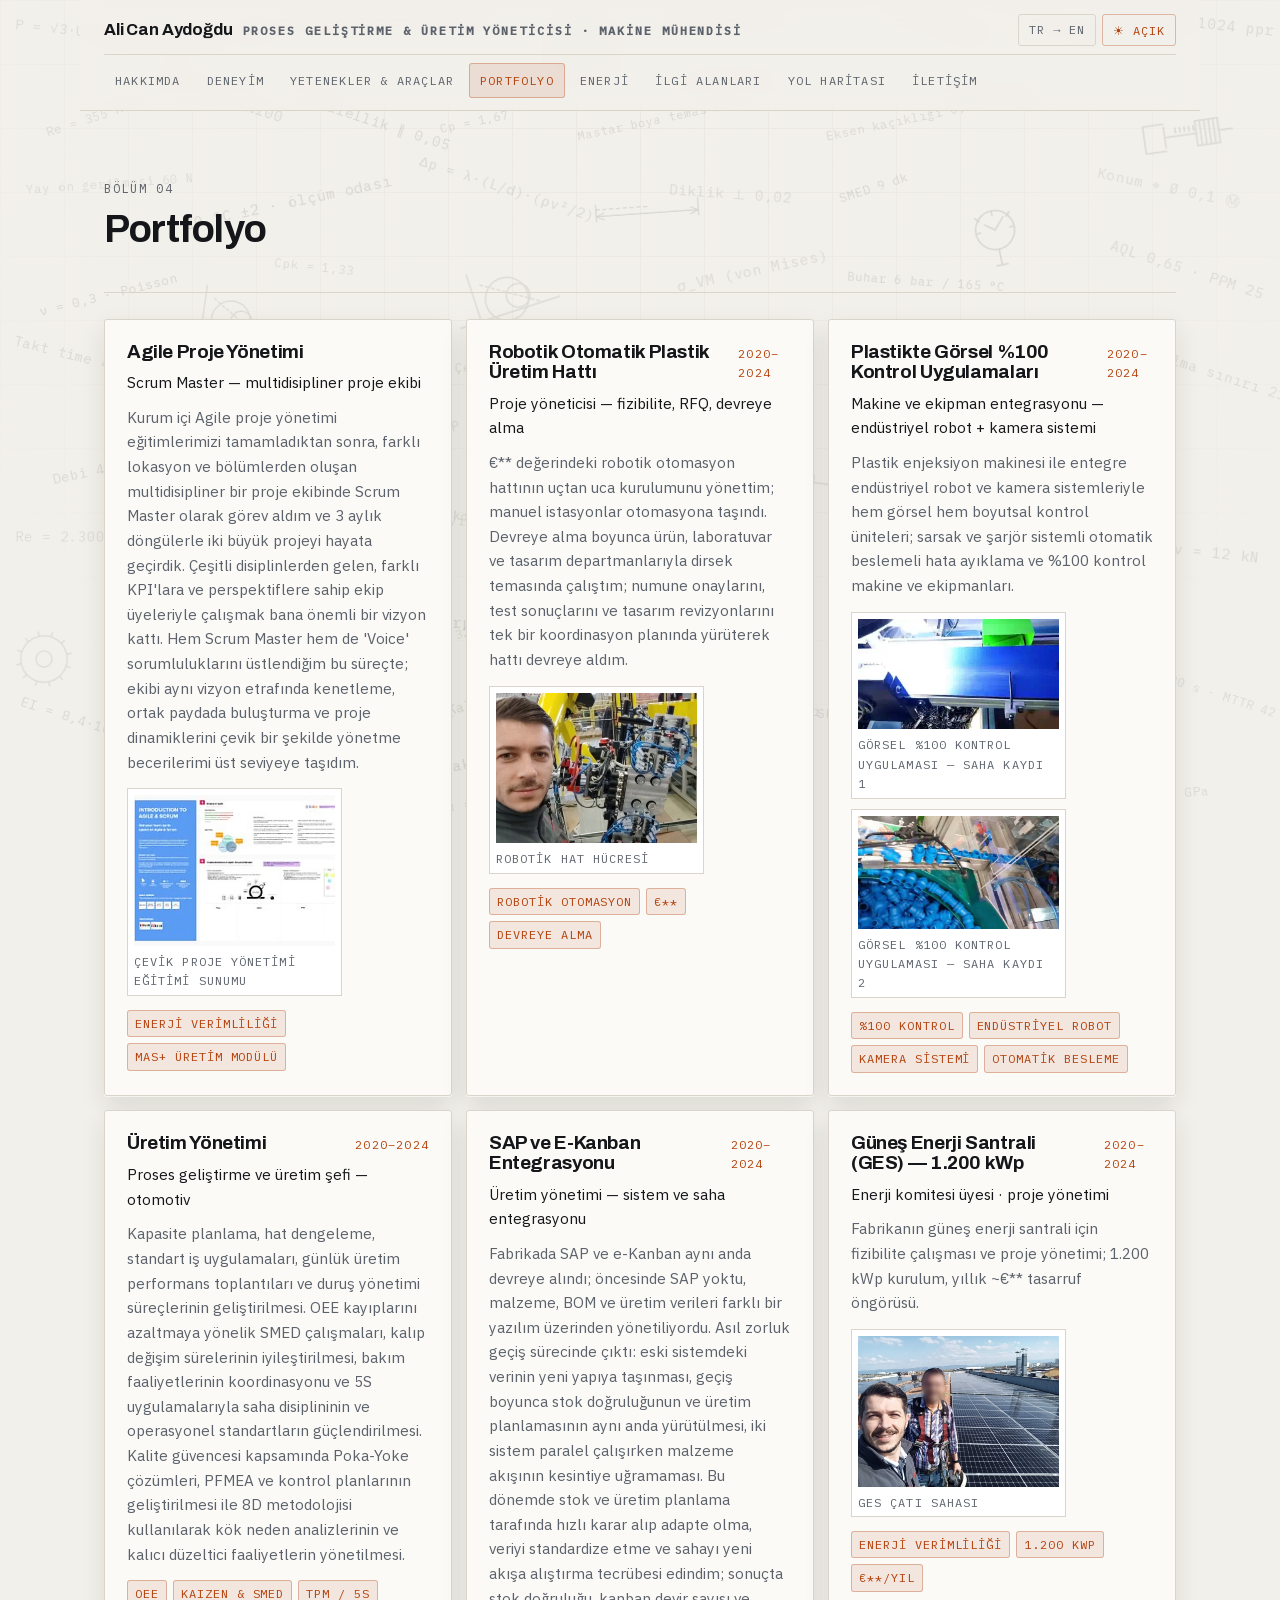
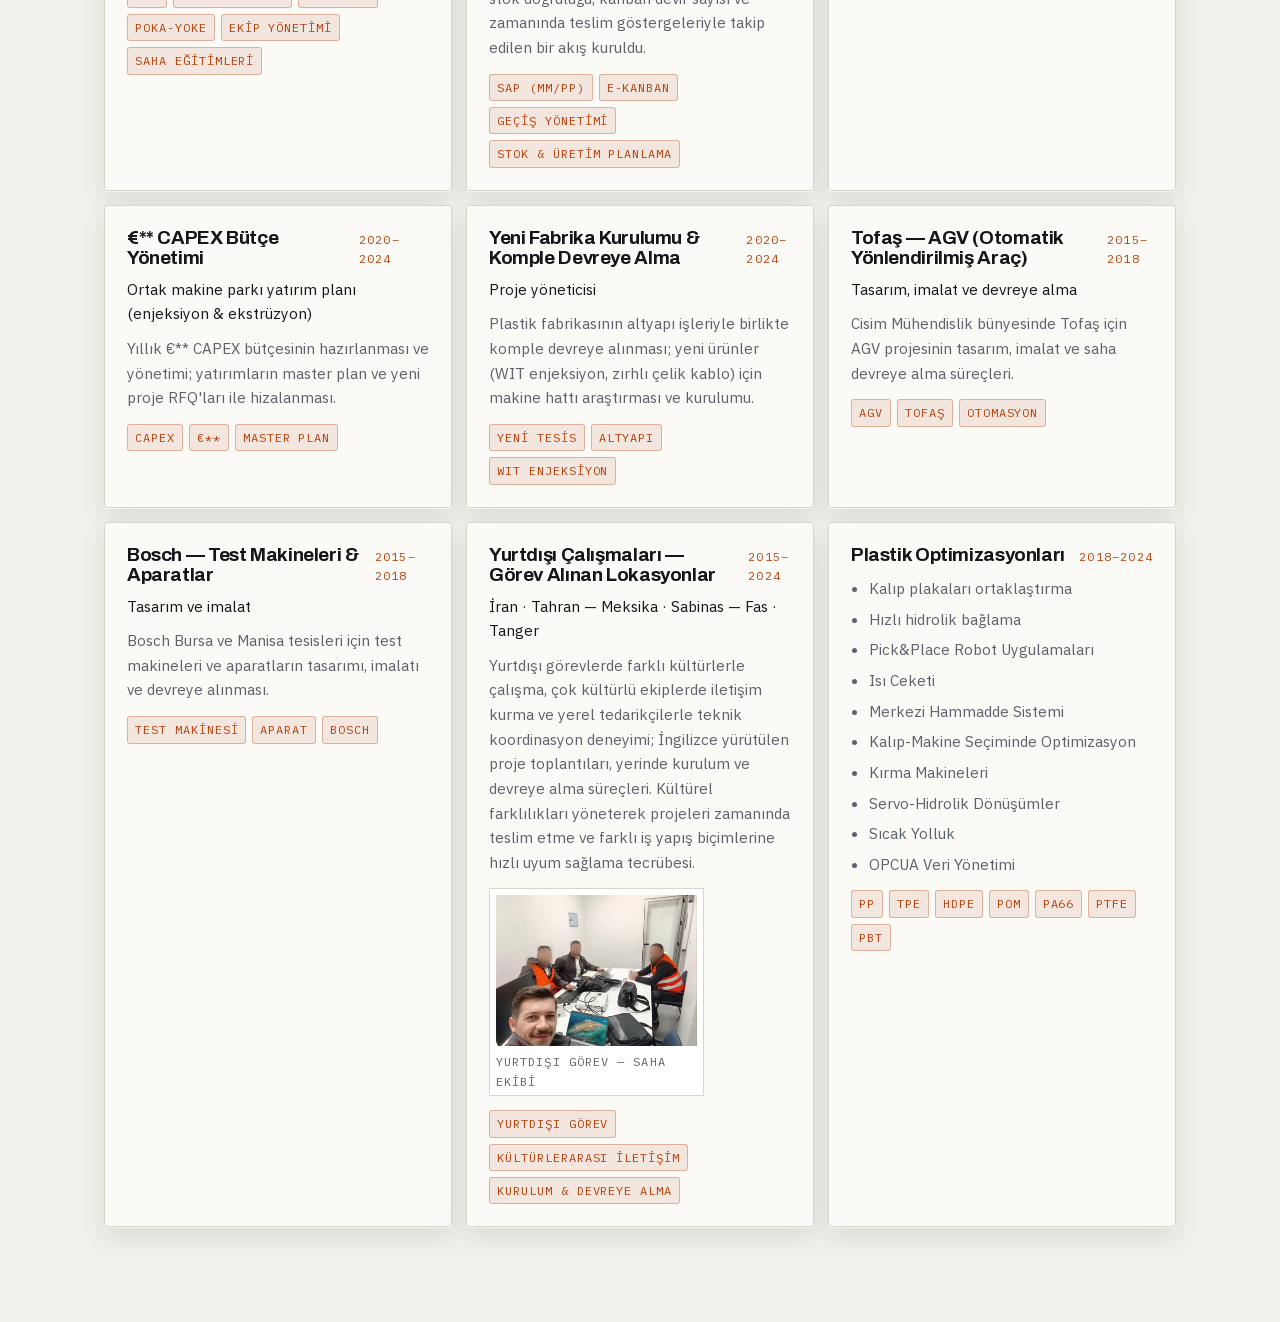
<file: portfolyo/index.html>
<!DOCTYPE html><!--QjMp_i5V5qfMLW1qhh4m1--><html lang="tr" data-tema="karanlik"><head><meta charSet="utf-8"/><meta name="viewport" content="width=device-width, initial-scale=1"/><link rel="preload" href="/_next/static/media/1a4aa50920b5315c-s.p.woff2" as="font" crossorigin="" type="font/woff2"/><link rel="preload" href="/_next/static/media/23d669af23d19c95-s.p.woff2" as="font" crossorigin="" type="font/woff2"/><link rel="preload" href="/_next/static/media/26d4368bf94c0ec4-s.p.woff2" as="font" crossorigin="" type="font/woff2"/><link rel="preload" href="/_next/static/media/2801417b65625cf5-s.p.woff2" as="font" crossorigin="" type="font/woff2"/><link rel="preload" href="/_next/static/media/92eeb95d069020cc-s.p.woff2" as="font" crossorigin="" type="font/woff2"/><link rel="preload" href="/_next/static/media/98e207f02528a563-s.p.woff2" as="font" crossorigin="" type="font/woff2"/><link rel="preload" href="/_next/static/media/99dcf268bda04fe5-s.p.woff2" as="font" crossorigin="" type="font/woff2"/><link rel="preload" href="/_next/static/media/d3ebbfd689654d3a-s.p.woff2" as="font" crossorigin="" type="font/woff2"/><link rel="stylesheet" href="/_next/static/css/8770392038949a55.css" data-precedence="next"/><link rel="preload" as="script" fetchPriority="low" href="/_next/static/chunks/webpack-0aae440acfa3b4bb.js"/><script src="/_next/static/chunks/4bd1b696-c023c6e3521b1417.js" async=""></script><script src="/_next/static/chunks/255-a7ba4d37dca2f1fa.js" async=""></script><script src="/_next/static/chunks/main-app-0b90527b60f380eb.js" async=""></script><script src="/_next/static/chunks/176-c4a8215ca4d82670.js" async=""></script><script src="/_next/static/chunks/206-5c0bc24a53914f06.js" async=""></script><script src="/_next/static/chunks/app/layout-c74ab268e3fa7f1e.js" async=""></script><script src="/_next/static/chunks/app/not-found-e77cf2601d619c3d.js" async=""></script><script src="/_next/static/chunks/391-8bb4026522bc59e2.js" async=""></script><script src="/_next/static/chunks/app/%5Bbolum%5D/page-a8de9c8fc02e514a.js" async=""></script><meta name="next-size-adjust" content=""/><meta name="theme-color" media="(prefers-color-scheme: dark)" content="#0c0e11"/><meta name="theme-color" media="(prefers-color-scheme: light)" content="#f2f0ea"/><title>Ali Can Aydoğdu — Proses Geliştirme &amp; Üretim Yöneticisi · Makine Mühendisi</title><meta name="description" content="11 yıllık otomotiv deneyimi: proses optimizasyonu, üretim yönetimi ve özel makine tasarımı. Robotik otomasyon hatları, fabrika kurulumları ve güneş enerji santrali projeleri."/><meta name="application-name" content="Ali Can Aydoğdu — CV"/><meta name="author" content="Ali Can Aydoğdu"/><meta name="keywords" content="makine mühendisi,mechanical engineer,proses geliştirme,üretim yönetimi,otomotiv,CAPEX,robotik otomasyon,Bursa,CV,özgeçmiş"/><meta name="robots" content="index, follow"/><meta property="og:title" content="Ali Can Aydoğdu — Proses Geliştirme &amp; Üretim Yöneticisi · Makine Mühendisi"/><meta property="og:description" content="11 yıllık otomotiv deneyimi: proses optimizasyonu, üretim yönetimi ve özel makine tasarımı. Robotik otomasyon hatları, fabrika kurulumları ve güneş enerji santrali projeleri."/><meta property="og:url" content="https://alican-aydogdu.github.io/"/><meta property="og:site_name" content="Ali Can Aydoğdu"/><meta property="og:locale" content="tr_TR"/><meta property="og:image" content="https://alican-aydogdu.github.io/og.jpg"/><meta property="og:image:width" content="1200"/><meta property="og:image:height" content="630"/><meta property="og:image:alt" content="Ali Can Aydoğdu — Proses Geliştirme &amp; Üretim Yöneticisi · Makine Mühendisi"/><meta property="og:locale:alternate" content="en_US"/><meta property="og:type" content="profile"/><meta name="twitter:card" content="summary_large_image"/><meta name="twitter:title" content="Ali Can Aydoğdu — Proses Geliştirme &amp; Üretim Yöneticisi · Makine Mühendisi"/><meta name="twitter:description" content="11 yıllık otomotiv deneyimi: proses optimizasyonu, üretim yönetimi ve özel makine tasarımı. Robotik otomasyon hatları, fabrika kurulumları ve güneş enerji santrali projeleri."/><meta name="twitter:image" content="https://alican-aydogdu.github.io/og.jpg"/><link rel="icon" href="/favicon.svg"/><script src="/_next/static/chunks/polyfills-42372ed130431b0a.js" noModule=""></script></head><body class="__variable_29571e __variable_7dcaba __variable_6cf36b"><div hidden=""><!--$--><!--/$--></div><div class="sembol-katmani" aria-hidden="true"><span class="sembol sembol--genis" style="left:62.6%;top:12.1%;transform:rotate(-12deg) scale(0.8);opacity:0.11399999999999999"><span class="sembol-metin">Eksen kaçıklığı 0,02 mm</span></span><span class="sembol" style="left:87%;top:41.3%;transform:rotate(18deg) scale(0.93);opacity:0.10200000000000001"><span class="sembol-metin">Yorfulma sınırı 210 N/mm²</span></span><span class="sembol sembol--genis" style="left:12.5%;top:2.8%;transform:rotate(-8deg) scale(0.83);opacity:0.132"><span class="sembol-metin">Ra 0,8 · Rz 4</span></span><span class="sembol" style="left:22.8%;top:12.5%;transform:rotate(18deg) scale(0.93);opacity:0.126"><span class="sembol-metin">Paralellik ∥ 0,05</span></span><span class="sembol sembol--genis" style="left:0.5%;top:38.6%;transform:rotate(14deg) scale(0.91);opacity:0.11399999999999999"><span class="sembol-metin">Takt time 48 s</span></span><span class="sembol" style="left:87.4%;top:87.2%;transform:rotate(-4deg) scale(0.82);opacity:0.108"><span class="sembol-metin">G = 81 GPa</span></span><span class="sembol sembol--genis" style="left:30.8%;top:68.4%;transform:rotate(-14deg) scale(0.82);opacity:0.096"><span class="sembol-metin">Ölçü 32 +0,05 / −0,02</span></span><span class="sembol" style="left:23.2%;top:85.6%;transform:rotate(-12deg) scale(0.96);opacity:0.132"><span class="sembol-metin">τ_akma = 0,58·σ_akma</span></span><span class="sembol sembol--genis" style="left:0.5%;top:58.7%;transform:rotate(0deg) scale(0.91);opacity:0.10200000000000001"><span class="sembol-metin">Re = 2.300 · laminer</span></span><span class="sembol" style="left:75.3%;top:40.3%;transform:rotate(-14deg) scale(0.9);opacity:0.10200000000000001"><span class="sembol-metin">Temas oranı ε_α = 1,6</span></span><span class="sembol sembol--genis" style="left:44.7%;top:21.4%;transform:rotate(-4deg) scale(0.8);opacity:0.126"><svg viewBox="0 0 140 30" width="150" height="32" fill="none" stroke="currentColor" stroke-width="1.4" stroke-linecap="round" stroke-linejoin="round"><path d="M10 6 V26"></path><path d="M130 6 V26"></path><path d="M10 20 H130"></path><path d="M19 16 L10 20 L19 24"></path><path d="M121 16 L130 20 L121 24"></path><path d="M10 12 H70" stroke-dasharray="4 4"></path></svg></span><span class="sembol" style="left:85.3%;top:19.9%;transform:rotate(12deg) scale(0.95);opacity:0.096"><span class="sembol-metin">Konum ⌖ Ø 0,1 Ⓜ</span></span><span class="sembol sembol--genis" style="left:33.6%;top:12.5%;transform:rotate(-12deg) scale(0.79);opacity:0.126"><span class="sembol-metin">Cp = 1,67</span></span><span class="sembol" style="left:63.8%;top:88.8%;transform:rotate(-4deg) scale(0.82);opacity:0.12"><span class="sembol-metin">PLC S7-1500 · Profinet</span></span><span class="sembol sembol--genis" style="left:22.1%;top:0.7%;transform:rotate(0deg) scale(0.87);opacity:0.132"><span class="sembol-metin">Modül m = 2 · z₁ = 17</span></span><span class="sembol" style="left:66.4%;top:0.8%;transform:rotate(18deg) scale(0.8);opacity:0.126"><span class="sembol-metin">k = 2.400 W/m²K</span></span><span class="sembol sembol--genis" style="left:14%;top:21.5%;transform:rotate(-12deg) scale(0.97);opacity:0.132"><span class="sembol-metin">20 °C ±2 · ölçüm odası</span></span><span class="sembol" style="left:10.6%;top:58.2%;transform:rotate(12deg) scale(0.82);opacity:0.11399999999999999"><span class="sembol-metin">Kanban kart sayısı 14</span></span><span class="sembol sembol--genis" style="left:34.6%;top:28.5%;transform:rotate(-18deg) scale(0.98);opacity:0.108"><svg viewBox="0 0 120 70" width="120" height="72" fill="none" stroke="currentColor" stroke-width="1.4" stroke-linecap="round" stroke-linejoin="round"><path d="M8 56 H114"></path><path d="M30 6 V62"></path><circle cx="62" cy="42" r="22"></circle><circle cx="74" cy="42" r="12"></circle><path d="M40 20 L96 56" stroke-dasharray="3 3"></path></svg></span><span class="sembol" style="left:45.3%;top:50.1%;transform:rotate(0deg) scale(0.86);opacity:0.126"><span class="sembol-metin">Çevrim süresi 42 s</span></span><span class="sembol sembol--genis" style="left:66.7%;top:39.6%;transform:rotate(6deg) scale(0.88);opacity:0.10200000000000001"><span class="sembol-metin">τ = F / A</span></span><span class="sembol" style="left:74.2%;top:60.5%;transform:rotate(-14deg) scale(0.93);opacity:0.096"><svg viewBox="0 0 140 60" width="140" height="62" fill="none" stroke="currentColor" stroke-width="1.4" stroke-linecap="round" stroke-linejoin="round"><path d="M12 8 V52 H136"></path><path d="M12 52 L40 22"></path><path d="M40 22 C46 21 52 20 58 21"></path><path d="M58 21 C74 24 86 30 96 38"></path><path d="M96 38 C104 44 110 47 116 48"></path><path d="M116 48 C122 49 128 46 132 40"></path><path d="M40 22 H44" stroke-dasharray="3 3"></path></svg></span><span class="sembol sembol--genis" style="left:34%;top:76%;transform:rotate(-14deg) scale(0.88);opacity:0.132"><span class="sembol-metin">Kalibrasyon 12 ay</span></span><span class="sembol" style="left:85.8%;top:76%;transform:rotate(18deg) scale(0.8);opacity:0.10200000000000001"><span class="sembol-metin">MTBF 320 s · MTTR 42 dk</span></span><span class="sembol sembol--genis" style="left:83.7%;top:47.3%;transform:rotate(-4deg) scale(0.86);opacity:0.12"><span class="sembol-metin">σ-ε eğrisi</span></span><span class="sembol" style="left:63.4%;top:59%;transform:rotate(-14deg) scale(0.8);opacity:0.126"><span class="sembol-metin">I = 12,4 A · U = 400 V</span></span><span class="sembol sembol--genis" style="left:75.5%;top:49.1%;transform:rotate(0deg) scale(0.82);opacity:0.126"><span class="sembol-metin">τ = 16·T / (π·d³)</span></span><span class="sembol" style="left:42.6%;top:86.5%;transform:rotate(-8deg) scale(0.91);opacity:0.108"><span class="sembol-metin">Rulman ömrü L10 = 8.000 s</span></span><span class="sembol sembol--genis" style="left:43.2%;top:12.3%;transform:rotate(-12deg) scale(0.78);opacity:0.12"><span class="sembol-metin">Mastar boya temas %80</span></span><span class="sembol" style="left:3.4%;top:51%;transform:rotate(-12deg) scale(0.89);opacity:0.12"><span class="sembol-metin">Debi 42 m³/sa</span></span><span class="sembol sembol--genis" style="left:42.4%;top:69.9%;transform:rotate(-12deg) scale(0.96);opacity:0.108"><span class="sembol-metin">FMEA RPN 96</span></span><span class="sembol" style="left:31.9%;top:20%;transform:rotate(18deg) scale(0.92);opacity:0.12"><span class="sembol-metin">Δp = λ·(L/d)·(ρv²/2)</span></span><span class="sembol sembol--genis" style="left:13.9%;top:69.4%;transform:rotate(18deg) scale(0.78);opacity:0.132"><span class="sembol-metin">Fire %2,4</span></span><span class="sembol" style="left:12%;top:50.7%;transform:rotate(-12deg) scale(0.97);opacity:0.10200000000000001"><span class="sembol-metin">σ_em = 140 N/mm²</span></span><span class="sembol sembol--genis" style="left:0.5%;top:2.6%;transform:rotate(6deg) scale(0.89);opacity:0.108"><span class="sembol-metin">P = √3·U·I·cos φ</span></span><span class="sembol" style="left:53%;top:86.2%;transform:rotate(4deg) scale(0.82);opacity:0.126"><span class="sembol-metin">M_b = F · l</span></span><span class="sembol sembol--genis" style="left:23.9%;top:68.2%;transform:rotate(0deg) scale(0.96);opacity:0.132"><span class="sembol-metin">KV = 27 J · Charpy</span></span><span class="sembol" style="left:62.6%;top:78.3%;transform:rotate(0deg) scale(0.79);opacity:0.108"><span class="sembol-metin">SPC n = 5 / saat</span></span><span class="sembol sembol--genis" style="left:34.1%;top:39.9%;transform:rotate(0deg) scale(0.81);opacity:0.11399999999999999"><span class="sembol-metin">Çevrim oranı i = 2,4</span></span><span class="sembol" style="left:64.8%;top:19.9%;transform:rotate(-18deg) scale(0.8);opacity:0.126"><span class="sembol-metin">SMED 9 dk</span></span><span class="sembol sembol--genis" style="left:55.8%;top:78%;transform:rotate(4deg) scale(0.9);opacity:0.10200000000000001"><span class="sembol-metin">Helis açısı β = 15°</span></span><span class="sembol" style="left:22%;top:37.6%;transform:rotate(4deg) scale(0.96);opacity:0.132"><span class="sembol-metin">k = F / δ</span></span><span class="sembol sembol--genis" style="left:24.4%;top:56.8%;transform:rotate(4deg) scale(0.82);opacity:0.10200000000000001"><span class="sembol-metin">Güvenlik katsayısı n = 2,5</span></span><span class="sembol" style="left:12.5%;top:10%;transform:rotate(18deg) scale(0.96);opacity:0.11399999999999999"><span class="sembol-metin">EOL test %100</span></span><span class="sembol sembol--genis" style="left:13.8%;top:88.4%;transform:rotate(-4deg) scale(0.95);opacity:0.132"><svg viewBox="0 0 60 60" width="80" height="80" fill="none" stroke="currentColor" stroke-width="1.4" stroke-linecap="round" stroke-linejoin="round"><circle cx="30" cy="22" r="17"></circle><path d="M30 5 L30 9"></path><path d="M45 9 L42 12"></path><path d="M15 9 L18 12"></path><path d="M47 22 L43 22"></path><path d="M13 22 L17 22"></path><path d="M30 22 L39 12"></path><path d="M30 22 L22 16"></path><path d="M30 39 V53"></path><path d="M25 53 H35"></path></svg></span><span class="sembol" style="left:2.6%;top:12.1%;transform:rotate(-18deg) scale(0.82);opacity:0.108"><span class="sembol-metin">Re = 355 MPa</span></span><span class="sembol sembol--genis" style="left:76.3%;top:77.4%;transform:rotate(14deg) scale(0.95);opacity:0.132"><svg viewBox="0 0 120 40" width="150" height="50" fill="none" stroke="currentColor" stroke-width="1.4" stroke-linecap="round" stroke-linejoin="round"><path d="M8 22 H112"></path><path d="M20 22 V16"></path><path d="M30 22 V18.5"></path><path d="M40 22 V16"></path><path d="M50 22 V18.5"></path><path d="M60 22 V16"></path><path d="M70 22 V18.5"></path><path d="M80 22 V16"></path><path d="M90 22 V18.5"></path><path d="M100 22 V16"></path><path d="M8 22 V10 H17"></path><path d="M46 22 V10 H55"></path><path d="M42 18 H63 V27 H42 Z"></path><path d="M112 22 H119"></path><path d="M63 20 H86"></path></svg></span><span class="sembol" style="left:31.8%;top:0.5%;transform:rotate(6deg) scale(0.8);opacity:0.132"><span class="sembol-metin">C/P = 6,2</span></span><span class="sembol sembol--genis" style="left:51.9%;top:0.9%;transform:rotate(-4deg) scale(0.94);opacity:0.11399999999999999"><span class="sembol-metin">cos φ = 0,92</span></span><span class="sembol" style="left:63.9%;top:69.5%;transform:rotate(-4deg) scale(0.82);opacity:0.126"><span class="sembol-metin">Q = m · c · ΔT</span></span><span class="sembol sembol--genis" style="left:52.6%;top:29.1%;transform:rotate(-12deg) scale(0.97);opacity:0.108"><span class="sembol-metin">σ_VM (von Mises)</span></span><span class="sembol" style="left:11.1%;top:77.8%;transform:rotate(14deg) scale(0.98);opacity:0.12"><span class="sembol-metin">8D · 5 Why</span></span><span class="sembol sembol--genis" style="left:53.2%;top:8.7%;transform:rotate(0deg) scale(0.82);opacity:0.108"><span class="sembol-metin">σ = M / W</span></span><span class="sembol" style="left:51.9%;top:20.6%;transform:rotate(4deg) scale(0.93);opacity:0.108"><span class="sembol-metin">Diklik ⊥ 0,02</span></span><span class="sembol sembol--genis" style="left:74.8%;top:22.1%;transform:rotate(-12deg) scale(0.86);opacity:0.12"><svg viewBox="0 0 60 60" width="80" height="80" fill="none" stroke="currentColor" stroke-width="1.4" stroke-linecap="round" stroke-linejoin="round"><circle cx="30" cy="22" r="17"></circle><path d="M30 5 L30 9"></path><path d="M45 9 L42 12"></path><path d="M15 9 L18 12"></path><path d="M47 22 L43 22"></path><path d="M13 22 L17 22"></path><path d="M30 22 L39 12"></path><path d="M30 22 L22 16"></path><path d="M30 39 V53"></path><path d="M25 53 H35"></path></svg></span><span class="sembol" style="left:31.5%;top:56.8%;transform:rotate(8deg) scale(0.78);opacity:0.132"><span class="sembol-metin">X̄-R kontrol kartı</span></span><span class="sembol sembol--genis" style="left:75.3%;top:69.1%;transform:rotate(6deg) scale(0.93);opacity:0.10200000000000001"><svg viewBox="0 0 60 40" width="90" height="60" fill="none" stroke="currentColor" stroke-width="1.4" stroke-linecap="round" stroke-linejoin="round"><path d="M4 34 A26 26 0 0 1 56 34"></path><path d="M4 34 H56"></path><path d="M7.5 21.0 L11.8 23.5"></path><path d="M17.0 11.5 L19.5 15.8"></path><path d="M30.0 8.0 L30.0 13.0"></path><path d="M43.0 11.5 L40.5 15.8"></path><path d="M52.5 21.0 L48.2 23.5"></path><path d="M30 34 L14 14"></path></svg></span><span class="sembol" style="left:11.2%;top:37.7%;transform:rotate(14deg) scale(0.96);opacity:0.12"><svg viewBox="0 0 80 80" width="76" height="76" fill="none" stroke="currentColor" stroke-width="1.4" stroke-linecap="round" stroke-linejoin="round"><circle cx="40" cy="40" r="30"></circle><circle cx="40" cy="40" r="20"></circle><circle cx="40" cy="40" r="11"></circle><circle cx="65.0" cy="40.0" r="3.4"></circle><circle cx="57.7" cy="57.7" r="3.4"></circle><circle cx="40.0" cy="65.0" r="3.4"></circle><circle cx="22.3" cy="57.7" r="3.4"></circle><circle cx="15.0" cy="40.0" r="3.4"></circle><circle cx="22.3" cy="22.3" r="3.4"></circle><circle cx="40.0" cy="15.0" r="3.4"></circle><circle cx="57.7" cy="22.3" r="3.4"></circle></svg></span><span class="sembol sembol--genis" style="left:84.8%;top:60%;transform:rotate(6deg) scale(0.96);opacity:0.12"><span class="sembol-metin">Ön yük F_v = 12 kN</span></span><span class="sembol" style="left:74.2%;top:10.2%;transform:rotate(8deg) scale(0.92);opacity:0.12"><span class="sembol-metin">OEE = %86</span></span><span class="sembol sembol--genis" style="left:20.7%;top:77.5%;transform:rotate(8deg) scale(0.92);opacity:0.10200000000000001"><span class="sembol-metin">IATF 16949 · VDA 6.3</span></span><span class="sembol" style="left:86.2%;top:29%;transform:rotate(18deg) scale(0.95);opacity:0.108"><span class="sembol-metin">AQL 0,65 · PPM 25</span></span><span class="sembol sembol--genis" style="left:21.4%;top:48.7%;transform:rotate(-14deg) scale(0.9);opacity:0.108"><span class="sembol-metin">PPAP seviye 3 · APQP</span></span><span class="sembol" style="left:74.9%;top:87.2%;transform:rotate(-4deg) scale(0.88);opacity:0.132"><span class="sembol-metin">Sıkma torku 45 Nm ±10%</span></span><span class="sembol sembol--genis" style="left:87.4%;top:11.8%;transform:rotate(-8deg) scale(0.91);opacity:0.108"><svg viewBox="0 0 120 44" width="150" height="55" fill="none" stroke="currentColor" stroke-width="1.4" stroke-linecap="round" stroke-linejoin="round"><path d="M34 10 H16 V34 H34"></path><path d="M34 13 V31"></path><path d="M34 22 H62"></path><path d="M62 11 H82 V33 H62 Z"></path><path d="M66 11 V33"></path><path d="M70 11 V33"></path><path d="M74 11 V33"></path><path d="M78 11 V33"></path><path d="M82 22 H94"></path><path d="M44 15 V19"></path><path d="M48 15 V19"></path><path d="M52 15 V19"></path><path d="M56 15 V19"></path><path d="M60 15 V19"></path></svg></span><span class="sembol" style="left:64.6%;top:30.3%;transform:rotate(4deg) scale(0.8);opacity:0.132"><span class="sembol-metin">Buhar 6 bar / 165 °C</span></span><span class="sembol sembol--genis" style="left:0.5%;top:19.4%;transform:rotate(-4deg) scale(0.81);opacity:0.096"><span class="sembol-metin">Yay ön gerilmesi 60 N</span></span><span class="sembol" style="left:42.3%;top:58.5%;transform:rotate(-12deg) scale(0.87);opacity:0.126"><span class="sembol-metin">d ≥ ∛(16·T / π·τ_em)</span></span><span class="sembol sembol--genis" style="left:54.3%;top:49.9%;transform:rotate(8deg) scale(0.88);opacity:0.10200000000000001"><svg viewBox="0 0 120 40" width="150" height="50" fill="none" stroke="currentColor" stroke-width="1.4" stroke-linecap="round" stroke-linejoin="round"><path d="M8 22 H112"></path><path d="M20 22 V16"></path><path d="M30 22 V18.5"></path><path d="M40 22 V16"></path><path d="M50 22 V18.5"></path><path d="M60 22 V16"></path><path d="M70 22 V18.5"></path><path d="M80 22 V16"></path><path d="M90 22 V18.5"></path><path d="M100 22 V16"></path><path d="M8 22 V10 H17"></path><path d="M46 22 V10 H55"></path><path d="M42 18 H63 V27 H42 Z"></path><path d="M112 22 H119"></path><path d="M63 20 H86"></path></svg></span><span class="sembol" style="left:0.5%;top:69%;transform:rotate(-12deg) scale(0.94);opacity:0.10200000000000001"><svg viewBox="0 0 80 80" width="76" height="76" fill="none" stroke="currentColor" stroke-width="1.4" stroke-linecap="round" stroke-linejoin="round"><circle cx="40" cy="40" r="26"></circle><circle cx="40" cy="40" r="9"></circle><path d="M66.0 40.0 L71.0 40.0"></path><path d="M62.5 53.0 L66.8 55.5"></path><path d="M53.0 62.5 L55.5 66.8"></path><path d="M40.0 66.0 L40.0 71.0"></path><path d="M27.0 62.5 L24.5 66.8"></path><path d="M17.5 53.0 L13.2 55.5"></path><path d="M14.0 40.0 L9.0 40.0"></path><path d="M17.5 27.0 L13.2 24.5"></path><path d="M27.0 17.5 L24.5 13.2"></path><path d="M40.0 14.0 L40.0 9.0"></path><path d="M53.0 17.5 L55.5 13.2"></path><path d="M62.5 27.0 L66.8 24.5"></path></svg></span><span class="sembol sembol--genis" style="left:0.5%;top:79.6%;transform:rotate(18deg) scale(0.87);opacity:0.12"><span class="sembol-metin">EI = 8,4·10⁶ N·mm²</span></span><span class="sembol" style="left:42.3%;top:79.2%;transform:rotate(12deg) scale(0.81);opacity:0.11399999999999999"><span class="sembol-metin">Komparatör 0,01 mm</span></span><span class="sembol sembol--genis" style="left:1.9%;top:31.8%;transform:rotate(-14deg) scale(0.84);opacity:0.132"><span class="sembol-metin">ν = 0,3 · Poisson</span></span><span class="sembol" style="left:87.4%;top:1.5%;transform:rotate(6deg) scale(0.96);opacity:0.11399999999999999"><span class="sembol-metin">Encoder 1024 ppr</span></span><span class="sembol sembol--genis" style="left:34.3%;top:87.6%;transform:rotate(-8deg) scale(0.93);opacity:0.11399999999999999"><span class="sembol-metin">α = 11,7·10⁻⁶ 1/K</span></span><span class="sembol" style="left:64.3%;top:50%;transform:rotate(14deg) scale(0.84);opacity:0.132"><span class="sembol-metin">A% = 22 · süneklik</span></span><span class="sembol sembol--genis" style="left:43.5%;top:39.9%;transform:rotate(0deg) scale(0.87);opacity:0.126"><span class="sembol-metin">Kayış hızı v = 12 m/s</span></span><span class="sembol" style="left:42.5%;top:0.5%;transform:rotate(4deg) scale(0.96);opacity:0.096"><svg viewBox="0 0 80 80" width="76" height="76" fill="none" stroke="currentColor" stroke-width="1.4" stroke-linecap="round" stroke-linejoin="round"><circle cx="40" cy="40" r="30"></circle><circle cx="40" cy="40" r="20"></circle><circle cx="40" cy="40" r="11"></circle><circle cx="65.0" cy="40.0" r="3.4"></circle><circle cx="57.7" cy="57.7" r="3.4"></circle><circle cx="40.0" cy="65.0" r="3.4"></circle><circle cx="22.3" cy="57.7" r="3.4"></circle><circle cx="15.0" cy="40.0" r="3.4"></circle><circle cx="22.3" cy="22.3" r="3.4"></circle><circle cx="40.0" cy="15.0" r="3.4"></circle><circle cx="57.7" cy="22.3" r="3.4"></circle></svg></span><span class="sembol sembol--genis" style="left:20.7%;top:28.7%;transform:rotate(6deg) scale(0.81);opacity:0.10200000000000001"><span class="sembol-metin">Cpk = 1,33</span></span><span class="sembol" style="left:73.2%;top:0.6%;transform:rotate(18deg) scale(0.87);opacity:0.096"><span class="sembol-metin">δ = F·l³ / (3·E·I)</span></span><span class="sembol sembol--genis" style="left:52.7%;top:39.1%;transform:rotate(-14deg) scale(0.97);opacity:0.096"><span class="sembol-metin">λ = 45 W/m·K</span></span><span class="sembol" style="left:13.3%;top:30.9%;transform:rotate(8deg) scale(0.88);opacity:0.108"><svg viewBox="0 0 120 70" width="120" height="72" fill="none" stroke="currentColor" stroke-width="1.4" stroke-linecap="round" stroke-linejoin="round"><path d="M8 56 H114"></path><path d="M30 6 V62"></path><circle cx="62" cy="42" r="22"></circle><circle cx="74" cy="42" r="12"></circle><path d="M40 20 L96 56" stroke-dasharray="3 3"></path></svg></span></div><div class="kabuk"><header class="ustbar"><a class="marka" href="/">Ali Can Aydoğdu<span>Proses Geliştirme &amp; Üretim Yöneticisi · Makine Mühendisi</span></a><nav class="ust-nav" aria-label="Bölümler"><a data-aktif="0" href="/hakkimda/">Hakkımda</a><a data-aktif="0" href="/deneyim/">Deneyim</a><a data-aktif="0" href="/yetenekler/">Yetenekler &amp; Araçlar</a><a data-aktif="1" href="/portfolyo/">Portfolyo</a><a data-aktif="0" href="/enerji/">Enerji</a><a data-aktif="0" href="/ilgi/">İlgi Alanları</a><a data-aktif="0" href="/yol-haritasi/">Yol Haritası</a><a data-aktif="0" href="/iletisim/">İletişim</a></nav><div class="anahtarlar"><button type="button" class="anahtar" data-acik="0" aria-label="Dili değiştir (TR → EN)">TR → EN</button><button type="button" class="anahtar" data-acik="0" aria-label="Temayı değiştir">☾ Koyu</button></div></header><main><section class="sayfa-giris"><div class="sayfa-basligi"><div><span class="mono">Bölüm<!-- --> <!-- -->04</span><h2>Portfolyo</h2></div></div><div class="izgara izgara-2"><div class="kart" style="opacity:0;transform:translateY(16px)"><div class="kart-baslik"><h3>Agile Proje Yönetimi</h3></div><p style="color:var(--renk-metin)">Scrum Master — multidisipliner proje ekibi</p><p style="margin-top:10px">Kurum içi Agile proje yönetimi eğitimlerimizi tamamladıktan sonra, farklı lokasyon ve bölümlerden oluşan multidisipliner bir proje ekibinde Scrum Master olarak görev aldım ve 3 aylık döngülerle iki büyük projeyi hayata geçirdik. Çeşitli disiplinlerden gelen, farklı KPI&#x27;lara ve perspektiflere sahip ekip üyeleriyle çalışmak bana önemli bir vizyon kattı. Hem Scrum Master hem de &#x27;Voice&#x27; sorumluluklarını üstlendiğim bu süreçte; ekibi aynı vizyon etrafında kenetleme, ortak paydada buluşturma ve proje dinamiklerini çevik bir şekilde yönetme becerilerimi üst seviyeye taşıdım.</p><figure class="proje-foto"><picture><source srcSet="/agile-scrum-43.webp" type="image/webp"/><img src="/agile-scrum-43.jpg" alt="Çevik proje yönetimi eğitimi sunumu" width="800" height="600" loading="lazy"/></picture><figcaption class="mono">Çevik proje yönetimi eğitimi sunumu</figcaption></figure><div class="cipler"><span class="cip cip--vurgu">Enerji Verimliliği</span><span class="cip cip--vurgu">MAS+ üretim modülü</span></div></div><div class="kart" style="opacity:0;transform:translateY(16px)"><div class="kart-baslik"><h3>Robotik Otomatik Plastik Üretim Hattı</h3><span class="kod">2020–2024</span></div><p style="color:var(--renk-metin)">Proje yöneticisi — fizibilite, RFQ, devreye alma</p><p style="margin-top:10px">€** değerindeki robotik otomasyon hattının uçtan uca kurulumunu yönettim; manuel istasyonlar otomasyona taşındı. Devreye alma boyunca ürün, laboratuvar ve tasarım departmanlarıyla dirsek temasında çalıştım; numune onaylarını, test sonuçlarını ve tasarım revizyonlarını tek bir koordinasyon planında yürüterek hattı devreye aldım.</p><figure class="proje-foto"><picture><source srcSet="/robotik-hat-43.webp" type="image/webp"/><img src="/robotik-hat-43.jpg" alt="Robotik hat hücresi" width="800" height="600" loading="lazy"/></picture><figcaption class="mono">Robotik hat hücresi</figcaption></figure><div class="cipler"><span class="cip cip--vurgu">Robotik otomasyon</span><span class="cip cip--vurgu">€**</span><span class="cip cip--vurgu">Devreye alma</span></div></div><div class="kart" style="opacity:0;transform:translateY(16px)"><div class="kart-baslik"><h3>Plastikte Görsel %100 Kontrol Uygulamaları</h3><span class="kod">2020–2024</span></div><p style="color:var(--renk-metin)">Makine ve ekipman entegrasyonu — endüstriyel robot + kamera sistemi</p><p style="margin-top:10px">Plastik enjeksiyon makinesi ile entegre endüstriyel robot ve kamera sistemleriyle hem görsel hem boyutsal kontrol üniteleri; sarsak ve şarjör sistemli otomatik beslemeli hata ayıklama ve %100 kontrol makine ve ekipmanları.</p><div class="proje-medya"><figure class="proje-foto proje-foto--gif"><picture><source srcSet="/plastik-kontrol-1.webp" type="image/webp"/><img src="/plastik-kontrol-1.gif" alt="Görsel %100 kontrol uygulaması — saha kaydı 1" width="320" height="176" loading="lazy" decoding="async"/></picture><figcaption class="mono">Görsel %100 kontrol uygulaması — saha kaydı 1</figcaption></figure><figure class="proje-foto proje-foto--gif"><picture><source srcSet="/plastik-kontrol-2.webp" type="image/webp"/><img src="/plastik-kontrol-2.gif" alt="Görsel %100 kontrol uygulaması — saha kaydı 2" width="320" height="180" loading="lazy" decoding="async"/></picture><figcaption class="mono">Görsel %100 kontrol uygulaması — saha kaydı 2</figcaption></figure></div><div class="cipler"><span class="cip cip--vurgu">%100 kontrol</span><span class="cip cip--vurgu">Endüstriyel robot</span><span class="cip cip--vurgu">Kamera sistemi</span><span class="cip cip--vurgu">Otomatik besleme</span></div></div><div class="kart" style="opacity:0;transform:translateY(16px)"><div class="kart-baslik"><h3>Üretim Yönetimi</h3><span class="kod">2020–2024</span></div><p style="color:var(--renk-metin)">Proses geliştirme ve üretim şefi — otomotiv</p><p style="margin-top:10px">Kapasite planlama, hat dengeleme, standart iş uygulamaları, günlük üretim performans toplantıları ve duruş yönetimi süreçlerinin geliştirilmesi. OEE kayıplarını azaltmaya yönelik SMED çalışmaları, kalıp değişim sürelerinin iyileştirilmesi, bakım faaliyetlerinin koordinasyonu ve 5S uygulamalarıyla saha disiplininin ve operasyonel standartların güçlendirilmesi. Kalite güvencesi kapsamında Poka-Yoke çözümleri, PFMEA ve kontrol planlarının geliştirilmesi ile 8D metodolojisi kullanılarak kök neden analizlerinin ve kalıcı düzeltici faaliyetlerin yönetilmesi.</p><div class="cipler"><span class="cip cip--vurgu">OEE</span><span class="cip cip--vurgu" lang="en">Kaizen &amp; SMED</span><span class="cip cip--vurgu">TPM / 5S</span><span class="cip cip--vurgu">Poka-Yoke</span><span class="cip cip--vurgu">Ekip yönetimi</span><span class="cip cip--vurgu">Saha eğitimleri</span></div></div><div class="kart" style="opacity:0;transform:translateY(16px)"><div class="kart-baslik"><h3>SAP ve E-Kanban Entegrasyonu</h3><span class="kod">2020–2024</span></div><p style="color:var(--renk-metin)">Üretim yönetimi — sistem ve saha entegrasyonu</p><p style="margin-top:10px">Fabrikada SAP ve e-Kanban aynı anda devreye alındı; öncesinde SAP yoktu, malzeme, BOM ve üretim verileri farklı bir yazılım üzerinden yönetiliyordu. Asıl zorluk geçiş sürecinde çıktı: eski sistemdeki verinin yeni yapıya taşınması, geçiş boyunca stok doğruluğunun ve üretim planlamasının aynı anda yürütülmesi, iki sistem paralel çalışırken malzeme akışının kesintiye uğramaması. Bu dönemde stok ve üretim planlama tarafında hızlı karar alıp adapte olma, veriyi standardize etme ve sahayı yeni akışa alıştırma tecrübesi edindim; sonuçta stok doğruluğu, kanban devir sayısı ve zamanında teslim göstergeleriyle takip edilen bir akış kuruldu.</p><div class="cipler"><span class="cip cip--vurgu">SAP (MM/PP)</span><span class="cip cip--vurgu">E-Kanban</span><span class="cip cip--vurgu">Geçiş yönetimi</span><span class="cip cip--vurgu">Stok &amp; üretim planlama</span></div></div><div class="kart" style="opacity:0;transform:translateY(16px)"><div class="kart-baslik"><h3>Güneş Enerji Santrali (GES) — 1.200 kWp</h3><span class="kod">2020–2024</span></div><p style="color:var(--renk-metin)">Enerji komitesi üyesi · proje yönetimi</p><p style="margin-top:10px">Fabrikanın güneş enerji santrali için fizibilite çalışması ve proje yönetimi; 1.200 kWp kurulum, yıllık ~€** tasarruf öngörüsü.</p><figure class="proje-foto"><picture><source srcSet="/ges-cati.webp" type="image/webp"/><img src="/ges-cati.jpg" alt="GES çatı sahası" width="800" height="600" loading="lazy"/></picture><figcaption class="mono">GES çatı sahası</figcaption></figure><div class="cipler"><span class="cip cip--vurgu">Enerji verimliliği</span><span class="cip cip--vurgu">1.200 kWp</span><span class="cip cip--vurgu">€**/yıl</span></div></div><div class="kart" style="opacity:0;transform:translateY(16px)"><div class="kart-baslik"><h3>€** CAPEX Bütçe Yönetimi</h3><span class="kod">2020–2024</span></div><p style="color:var(--renk-metin)">Ortak makine parkı yatırım planı (enjeksiyon &amp; ekstrüzyon)</p><p style="margin-top:10px">Yıllık €** CAPEX bütçesinin hazırlanması ve yönetimi; yatırımların master plan ve yeni proje RFQ&#x27;ları ile hizalanması.</p><div class="cipler"><span class="cip cip--vurgu">CAPEX</span><span class="cip cip--vurgu">€**</span><span class="cip cip--vurgu">Master plan</span></div></div><div class="kart" style="opacity:0;transform:translateY(16px)"><div class="kart-baslik"><h3>Yeni Fabrika Kurulumu &amp; Komple Devreye Alma</h3><span class="kod">2020–2024</span></div><p style="color:var(--renk-metin)">Proje yöneticisi</p><p style="margin-top:10px">Plastik fabrikasının altyapı işleriyle birlikte komple devreye alınması; yeni ürünler (WIT enjeksiyon, zırhlı çelik kablo) için makine hattı araştırması ve kurulumu.</p><div class="cipler"><span class="cip cip--vurgu">Yeni tesis</span><span class="cip cip--vurgu">Altyapı</span><span class="cip cip--vurgu">WIT enjeksiyon</span></div></div><div class="kart" style="opacity:0;transform:translateY(16px)"><div class="kart-baslik"><h3>Tofaş — AGV (Otomatik Yönlendirilmiş Araç)</h3><span class="kod">2015–2018</span></div><p style="color:var(--renk-metin)">Tasarım, imalat ve devreye alma</p><p style="margin-top:10px">Cisim Mühendislik bünyesinde Tofaş için AGV projesinin tasarım, imalat ve saha devreye alma süreçleri.</p><div class="cipler"><span class="cip cip--vurgu">AGV</span><span class="cip cip--vurgu">Tofaş</span><span class="cip cip--vurgu">Otomasyon</span></div></div><div class="kart" style="opacity:0;transform:translateY(16px)"><div class="kart-baslik"><h3>Bosch — Test Makineleri &amp; Aparatlar</h3><span class="kod">2015–2018</span></div><p style="color:var(--renk-metin)">Tasarım ve imalat</p><p style="margin-top:10px">Bosch Bursa ve Manisa tesisleri için test makineleri ve aparatların tasarımı, imalatı ve devreye alınması.</p><div class="cipler"><span class="cip cip--vurgu">Test makinesi</span><span class="cip cip--vurgu">Aparat</span><span class="cip cip--vurgu">Bosch</span></div></div><div class="kart" style="opacity:0;transform:translateY(16px)"><div class="kart-baslik"><h3>Yurtdışı Çalışmaları — Görev Alınan Lokasyonlar</h3><span class="kod">2015–2024</span></div><p style="color:var(--renk-metin)">İran · Tahran — Meksika · Sabinas — Fas · Tanger</p><p style="margin-top:10px">Yurtdışı görevlerde farklı kültürlerle çalışma, çok kültürlü ekiplerde iletişim kurma ve yerel tedarikçilerle teknik koordinasyon deneyimi; İngilizce yürütülen proje toplantıları, yerinde kurulum ve devreye alma süreçleri. Kültürel farklılıkları yöneterek projeleri zamanında teslim etme ve farklı iş yapış biçimlerine hızlı uyum sağlama tecrübesi.</p><figure class="proje-foto"><picture><source srcSet="/yurtdisi-ekip-43.webp" type="image/webp"/><img src="/yurtdisi-ekip-43.jpg" alt="Yurtdışı görev — saha ekibi" width="800" height="600" loading="lazy"/></picture><figcaption class="mono">Yurtdışı görev — saha ekibi</figcaption></figure><div class="cipler"><span class="cip cip--vurgu">Yurtdışı görev</span><span class="cip cip--vurgu">Kültürlerarası iletişim</span><span class="cip cip--vurgu">Kurulum &amp; devreye alma</span></div></div><div class="kart" style="opacity:0;transform:translateY(16px)"><div class="kart-baslik"><h3>Plastik Optimizasyonları</h3><span class="kod">2018–2024</span></div><ul class="maddeler" style="margin-top:10px"><li>Kalıp plakaları ortaklaştırma</li><li>Hızlı hidrolik bağlama</li><li>Pick&amp;Place Robot Uygulamaları</li><li>Isı Ceketi</li><li>Merkezi Hammadde Sistemi</li><li>Kalıp-Makine Seçiminde Optimizasyon</li><li>Kırma Makineleri</li><li>Servo-Hidrolik Dönüşümler</li><li>Sıcak Yolluk</li><li>OPCUA Veri Yönetimi</li></ul><div class="cipler"><span class="cip cip--vurgu">PP</span><span class="cip cip--vurgu">TPE</span><span class="cip cip--vurgu">HDPE</span><span class="cip cip--vurgu">POM</span><span class="cip cip--vurgu">PA66</span><span class="cip cip--vurgu">PTFE</span><span class="cip cip--vurgu">PBT</span></div></div></div></section><!--$--><!--/$--></main></div><script src="/_next/static/chunks/webpack-0aae440acfa3b4bb.js" id="_R_" async=""></script><script>(self.__next_f=self.__next_f||[]).push([0])</script><script>self.__next_f.push([1,"1:\"$Sreact.fragment\"\n2:I[206,[\"176\",\"static/chunks/176-c4a8215ca4d82670.js\",\"206\",\"static/chunks/206-5c0bc24a53914f06.js\",\"177\",\"static/chunks/app/layout-c74ab268e3fa7f1e.js\"],\"Saglayici\"]\n49:I[7150,[],\"\"]\n:HL[\"/_next/static/media/1a4aa50920b5315c-s.p.woff2\",\"font\",{\"crossOrigin\":\"\",\"type\":\"font/woff2\"}]\n:HL[\"/_next/static/media/23d669af23d19c95-s.p.woff2\",\"font\",{\"crossOrigin\":\"\",\"type\":\"font/woff2\"}]\n:HL[\"/_next/static/media/26d4368bf94c0ec4-s.p.woff2\",\"font\",{\"crossOrigin\":\"\",\"type\":\"font/woff2\"}]\n:HL[\"/_next/static/media/2801417b65625cf5-s.p.woff2\",\"font\",{\"crossOrigin\":\"\",\"type\":\"font/woff2\"}]\n:HL[\"/_next/static/media/92eeb95d069020cc-s.p.woff2\",\"font\",{\"crossOrigin\":\"\",\"type\":\"font/woff2\"}]\n:HL[\"/_next/static/media/98e207f02528a563-s.p.woff2\",\"font\",{\"crossOrigin\":\"\",\"type\":\"font/woff2\"}]\n:HL[\"/_next/static/media/99dcf268bda04fe5-s.p.woff2\",\"font\",{\"crossOrigin\":\"\",\"type\":\"font/woff2\"}]\n:HL[\"/_next/static/media/d3ebbfd689654d3a-s.p.woff2\",\"font\",{\"crossOrigin\":\"\",\"type\":\"font/woff2\"}]\n:HL[\"/_next/static/css/8770392038949a55.css\",\"style\"]\n"])</script><script>self.__next_f.push([1,"0:{\"P\":null,\"b\":\"QjMp_i5V5qfMLW1qhh4m1\",\"p\":\"\",\"c\":[\"\",\"portfolyo\",\"\"],\"i\":false,\"f\":[[[\"\",{\"children\":[[\"bolum\",\"portfolyo\",\"d\"],{\"children\":[\"__PAGE__\",{}]}]},\"$undefined\",\"$undefined\",true],[\"\",[\"$\",\"$1\",\"c\",{\"children\":[[[\"$\",\"link\",\"0\",{\"rel\":\"stylesheet\",\"href\":\"/_next/static/css/8770392038949a55.css\",\"precedence\":\"next\",\"crossOrigin\":\"$undefined\",\"nonce\":\"$undefined\"}]],[\"$\",\"html\",null,{\"lang\":\"tr\",\"data-tema\":\"karanlik\",\"suppressHydrationWarning\":true,\"children\":[\"$\",\"body\",null,{\"className\":\"__variable_29571e __variable_7dcaba __variable_6cf36b\",\"children\":[\"$\",\"$L2\",null,{\"children\":[[\"$\",\"div\",null,{\"className\":\"sembol-katmani\",\"aria-hidden\":\"true\",\"children\":[[\"$\",\"span\",\"0\",{\"className\":\"sembol sembol--genis\",\"style\":{\"left\":\"62.6%\",\"top\":\"12.1%\",\"transform\":\"rotate(-12deg) scale(0.8)\",\"opacity\":0.11399999999999999},\"children\":[\"$\",\"span\",null,{\"className\":\"sembol-metin\",\"children\":\"Eksen kaçıklığı 0,02 mm\"}]}],[\"$\",\"span\",\"1\",{\"className\":\"sembol\",\"style\":{\"left\":\"87%\",\"top\":\"41.3%\",\"transform\":\"rotate(18deg) scale(0.93)\",\"opacity\":0.10200000000000001},\"children\":[\"$\",\"span\",null,{\"className\":\"sembol-metin\",\"children\":\"Yorfulma sınırı 210 N/mm²\"}]}],[\"$\",\"span\",\"2\",{\"className\":\"sembol sembol--genis\",\"style\":{\"left\":\"12.5%\",\"top\":\"2.8%\",\"transform\":\"rotate(-8deg) scale(0.83)\",\"opacity\":0.132},\"children\":[\"$\",\"span\",null,{\"className\":\"sembol-metin\",\"children\":\"Ra 0,8 · Rz 4\"}]}],[\"$\",\"span\",\"3\",{\"className\":\"sembol\",\"style\":{\"left\":\"22.8%\",\"top\":\"12.5%\",\"transform\":\"rotate(18deg) scale(0.93)\",\"opacity\":0.126},\"children\":[\"$\",\"span\",null,{\"className\":\"sembol-metin\",\"children\":\"Paralellik ∥ 0,05\"}]}],[\"$\",\"span\",\"4\",{\"className\":\"sembol sembol--genis\",\"style\":{\"left\":\"0.5%\",\"top\":\"38.6%\",\"transform\":\"rotate(14deg) scale(0.91)\",\"opacity\":0.11399999999999999},\"children\":[\"$\",\"span\",null,{\"className\":\"sembol-metin\",\"children\":\"Takt time 48 s\"}]}],[\"$\",\"span\",\"5\",{\"className\":\"sembol\",\"style\":{\"left\":\"87.4%\",\"top\":\"87.2%\",\"transform\":\"rotate(-4deg) scale(0.82)\",\"opacity\":0.108},\"children\":[\"$\",\"span\",null,{\"className\":\"sembol-metin\",\"children\":\"G = 81 GPa\"}]}],[\"$\",\"span\",\"6\",{\"className\":\"sembol sembol--genis\",\"style\":{\"left\":\"30.8%\",\"top\":\"68.4%\",\"transform\":\"rotate(-14deg) scale(0.82)\",\"opacity\":0.096},\"children\":[\"$\",\"span\",null,{\"className\":\"sembol-metin\",\"children\":\"Ölçü 32 +0,05 / −0,02\"}]}],[\"$\",\"span\",\"7\",{\"className\":\"sembol\",\"style\":{\"left\":\"23.2%\",\"top\":\"85.6%\",\"transform\":\"rotate(-12deg) scale(0.96)\",\"opacity\":0.132},\"children\":[\"$\",\"span\",null,{\"className\":\"sembol-metin\",\"children\":\"τ_akma = 0,58·σ_akma\"}]}],[\"$\",\"span\",\"8\",{\"className\":\"sembol sembol--genis\",\"style\":{\"left\":\"0.5%\",\"top\":\"58.7%\",\"transform\":\"rotate(0deg) scale(0.91)\",\"opacity\":0.10200000000000001},\"children\":[\"$\",\"span\",null,{\"className\":\"sembol-metin\",\"children\":\"Re = 2.300 · laminer\"}]}],[\"$\",\"span\",\"9\",{\"className\":\"sembol\",\"style\":{\"left\":\"75.3%\",\"top\":\"40.3%\",\"transform\":\"rotate(-14deg) scale(0.9)\",\"opacity\":0.10200000000000001},\"children\":[\"$\",\"span\",null,{\"className\":\"sembol-metin\",\"children\":\"Temas oranı ε_α = 1,6\"}]}],[\"$\",\"span\",\"10\",{\"className\":\"sembol sembol--genis\",\"style\":{\"left\":\"44.7%\",\"top\":\"21.4%\",\"transform\":\"rotate(-4deg) scale(0.8)\",\"opacity\":0.126},\"children\":[\"$\",\"svg\",null,{\"viewBox\":\"0 0 140 30\",\"width\":\"150\",\"height\":\"32\",\"fill\":\"none\",\"stroke\":\"currentColor\",\"strokeWidth\":1.4,\"strokeLinecap\":\"round\",\"strokeLinejoin\":\"round\",\"children\":[[\"$\",\"path\",null,{\"d\":\"M10 6 V26\"}],[\"$\",\"path\",null,{\"d\":\"M130 6 V26\"}],[\"$\",\"path\",null,{\"d\":\"M10 20 H130\"}],[\"$\",\"path\",null,{\"d\":\"M19 16 L10 20 L19 24\"}],[\"$\",\"path\",null,{\"d\":\"M121 16 L130 20 L121 24\"}],[\"$\",\"path\",null,{\"d\":\"M10 12 H70\",\"strokeDasharray\":\"4 4\"}]]}]}],[\"$\",\"span\",\"11\",{\"className\":\"sembol\",\"style\":{\"left\":\"85.3%\",\"top\":\"19.9%\",\"transform\":\"rotate(12deg) scale(0.95)\",\"opacity\":0.096},\"children\":[\"$\",\"span\",null,{\"className\":\"sembol-metin\",\"children\":\"Konum ⌖ Ø 0,1 Ⓜ\"}]}],[\"$\",\"span\",\"12\",{\"className\":\"sembol sembol--genis\",\"style\":{\"left\":\"33.6%\",\"top\":\"12.5%\",\"transform\":\"rotate(-12deg) scale(0.79)\",\"opacity\":0.126},\"children\":[\"$\",\"span\",null,{\"className\":\"sembol-metin\",\"children\":\"Cp = 1,67\"}]}],[\"$\",\"span\",\"13\",{\"className\":\"sembol\",\"style\":{\"left\":\"63.8%\",\"top\":\"88.8%\",\"transform\":\"rotate(-4deg) scale(0.82)\",\"opacity\":0.12},\"children\":[\"$\",\"span\",null,{\"className\":\"sembol-metin\",\"children\":\"PLC S7-1500 · Profinet\"}]}],[\"$\",\"span\",\"14\",{\"className\":\"sembol sembol--genis\",\"style\":{\"left\":\"22.1%\",\"top\":\"0.7%\",\"transform\":\"rotate(0deg) scale(0.87)\",\"opacity\":0.132},\"children\":[\"$\",\"span\",null,{\"className\":\"sembol-metin\",\"children\":\"Modül m = 2 · z₁ = 17\"}]}],[\"$\",\"span\",\"15\",{\"className\":\"sembol\",\"style\":{\"left\":\"66.4%\",\"top\":\"0.8%\",\"transform\":\"rotate(18deg) scale(0.8)\",\"opacity\":0.126},\"children\":[\"$\",\"span\",null,{\"className\":\"sembol-metin\",\"children\":\"k = 2.400 W/m²K\"}]}],[\"$\",\"span\",\"16\",{\"className\":\"sembol sembol--genis\",\"style\":{\"left\":\"14%\",\"top\":\"21.5%\",\"transform\":\"rotate(-12deg) scale(0.97)\",\"opacity\":0.132},\"children\":\"$L3\"}],\"$L4\",\"$L5\",\"$L6\",\"$L7\",\"$L8\",\"$L9\",\"$La\",\"$Lb\",\"$Lc\",\"$Ld\",\"$Le\",\"$Lf\",\"$L10\",\"$L11\",\"$L12\",\"$L13\",\"$L14\",\"$L15\",\"$L16\",\"$L17\",\"$L18\",\"$L19\",\"$L1a\",\"$L1b\",\"$L1c\",\"$L1d\",\"$L1e\",\"$L1f\",\"$L20\",\"$L21\",\"$L22\",\"$L23\",\"$L24\",\"$L25\",\"$L26\",\"$L27\",\"$L28\",\"$L29\",\"$L2a\",\"$L2b\",\"$L2c\",\"$L2d\",\"$L2e\",\"$L2f\",\"$L30\",\"$L31\",\"$L32\",\"$L33\",\"$L34\",\"$L35\",\"$L36\",\"$L37\",\"$L38\",\"$L39\",\"$L3a\",\"$L3b\",\"$L3c\",\"$L3d\",\"$L3e\",\"$L3f\",\"$L40\",\"$L41\",\"$L42\",\"$L43\",\"$L44\"]}],\"$L45\"]}]}]}]]}],{\"children\":[[\"bolum\",\"portfolyo\",\"d\"],\"$L46\",{\"children\":[\"__PAGE__\",\"$L47\",{},null,false]},null,false]},null,false],\"$L48\",false]],\"m\":\"$undefined\",\"G\":[\"$49\",[]],\"s\":false,\"S\":true}\n"])</script><script>self.__next_f.push([1,"4a:I[2373,[\"176\",\"static/chunks/176-c4a8215ca4d82670.js\",\"206\",\"static/chunks/206-5c0bc24a53914f06.js\",\"177\",\"static/chunks/app/layout-c74ab268e3fa7f1e.js\"],\"default\"]\n4b:I[9766,[],\"\"]\n4c:I[8924,[],\"\"]\n4d:I[3293,[\"176\",\"static/chunks/176-c4a8215ca4d82670.js\",\"206\",\"static/chunks/206-5c0bc24a53914f06.js\",\"345\",\"static/chunks/app/not-found-e77cf2601d619c3d.js\"],\"default\"]\n4f:I[4431,[],\"OutletBoundary\"]\n51:I[5278,[],\"AsyncMetadataOutlet\"]\n53:I[4431,[],\"ViewportBoundary\"]\n55:I[4431,[],\"MetadataBoundary\"]\n56:\"$Sreact.suspense\"\n3:[\"$\",\"span\",null,{\"className\":\"sembol-metin\",\"children\":\"20 °C ±2 · ölçüm odası\"}]\n4:[\"$\",\"span\",\"17\",{\"className\":\"sembol\",\"style\":{\"left\":\"10.6%\",\"top\":\"58.2%\",\"transform\":\"rotate(12deg) scale(0.82)\",\"opacity\":0.11399999999999999},\"children\":[\"$\",\"span\",null,{\"className\":\"sembol-metin\",\"children\":\"Kanban kart sayısı 14\"}]}]\n5:[\"$\",\"span\",\"18\",{\"className\":\"sembol sembol--genis\",\"style\":{\"left\":\"34.6%\",\"top\":\"28.5%\",\"transform\":\"rotate(-18deg) scale(0.98)\",\"opacity\":0.108},\"children\":[\"$\",\"svg\",null,{\"viewBox\":\"0 0 120 70\",\"width\":\"120\",\"height\":\"72\",\"fill\":\"none\",\"stroke\":\"currentColor\",\"strokeWidth\":1.4,\"strokeLinecap\":\"round\",\"strokeLinejoin\":\"round\",\"children\":[[\"$\",\"path\",null,{\"d\":\"M8 56 H114\"}],[\"$\",\"path\",null,{\"d\":\"M30 6 V62\"}],[\"$\",\"circle\",null,{\"cx\":\"62\",\"cy\":\"42\",\"r\":\"22\"}],[\"$\",\"circle\",null,{\"cx\":\"74\",\"cy\":\"42\",\"r\":\"12\"}],[\"$\",\"path\",null,{\"d\":\"M40 20 L96 56\",\"strokeDasharray\":\"3 3\"}]]}]}]\n6:[\"$\",\"span\",\"19\",{\"className\":\"sembol\",\"style\":{\"left\":\"45.3%\",\"top\":\"50.1%\",\"transform\":\"rotate(0deg) scale(0.86)\",\"opacity\":0.126},\"children\":[\"$\",\"span\",null,{\"className\":\"sembol-metin\",\"children\":\"Çevrim süresi 42 s\"}]}]\n7:[\"$\",\"span\",\"20\",{\"className\":\"sembol sembol--genis\",\"style\":{\"left\":\"66.7%\",\"top\":\"39.6%\",\"transform\":\"rotate(6deg) scale(0.88)\",\"opacity\":0.10200000000000001},\"children\":[\"$\",\"span\",null,{\"className\":\"sembol-metin\",\"children\":\"τ = F / A\"}]}]\n"])</script><script>self.__next_f.push([1,"8:[\"$\",\"span\",\"21\",{\"className\":\"sembol\",\"style\":{\"left\":\"74.2%\",\"top\":\"60.5%\",\"transform\":\"rotate(-14deg) scale(0.93)\",\"opacity\":0.096},\"children\":[\"$\",\"svg\",null,{\"viewBox\":\"0 0 140 60\",\"width\":\"140\",\"height\":\"62\",\"fill\":\"none\",\"stroke\":\"currentColor\",\"strokeWidth\":1.4,\"strokeLinecap\":\"round\",\"strokeLinejoin\":\"round\",\"children\":[[\"$\",\"path\",null,{\"d\":\"M12 8 V52 H136\"}],[\"$\",\"path\",null,{\"d\":\"M12 52 L40 22\"}],[\"$\",\"path\",null,{\"d\":\"M40 22 C46 21 52 20 58 21\"}],[\"$\",\"path\",null,{\"d\":\"M58 21 C74 24 86 30 96 38\"}],[\"$\",\"path\",null,{\"d\":\"M96 38 C104 44 110 47 116 48\"}],[\"$\",\"path\",null,{\"d\":\"M116 48 C122 49 128 46 132 40\"}],[\"$\",\"path\",null,{\"d\":\"M40 22 H44\",\"strokeDasharray\":\"3 3\"}]]}]}]\n"])</script><script>self.__next_f.push([1,"9:[\"$\",\"span\",\"22\",{\"className\":\"sembol sembol--genis\",\"style\":{\"left\":\"34%\",\"top\":\"76%\",\"transform\":\"rotate(-14deg) scale(0.88)\",\"opacity\":0.132},\"children\":[\"$\",\"span\",null,{\"className\":\"sembol-metin\",\"children\":\"Kalibrasyon 12 ay\"}]}]\na:[\"$\",\"span\",\"23\",{\"className\":\"sembol\",\"style\":{\"left\":\"85.8%\",\"top\":\"76%\",\"transform\":\"rotate(18deg) scale(0.8)\",\"opacity\":0.10200000000000001},\"children\":[\"$\",\"span\",null,{\"className\":\"sembol-metin\",\"children\":\"MTBF 320 s · MTTR 42 dk\"}]}]\nb:[\"$\",\"span\",\"24\",{\"className\":\"sembol sembol--genis\",\"style\":{\"left\":\"83.7%\",\"top\":\"47.3%\",\"transform\":\"rotate(-4deg) scale(0.86)\",\"opacity\":0.12},\"children\":[\"$\",\"span\",null,{\"className\":\"sembol-metin\",\"children\":\"σ-ε eğrisi\"}]}]\nc:[\"$\",\"span\",\"25\",{\"className\":\"sembol\",\"style\":{\"left\":\"63.4%\",\"top\":\"59%\",\"transform\":\"rotate(-14deg) scale(0.8)\",\"opacity\":0.126},\"children\":[\"$\",\"span\",null,{\"className\":\"sembol-metin\",\"children\":\"I = 12,4 A · U = 400 V\"}]}]\nd:[\"$\",\"span\",\"26\",{\"className\":\"sembol sembol--genis\",\"style\":{\"left\":\"75.5%\",\"top\":\"49.1%\",\"transform\":\"rotate(0deg) scale(0.82)\",\"opacity\":0.126},\"children\":[\"$\",\"span\",null,{\"className\":\"sembol-metin\",\"children\":\"τ = 16·T / (π·d³)\"}]}]\ne:[\"$\",\"span\",\"27\",{\"className\":\"sembol\",\"style\":{\"left\":\"42.6%\",\"top\":\"86.5%\",\"transform\":\"rotate(-8deg) scale(0.91)\",\"opacity\":0.108},\"children\":[\"$\",\"span\",null,{\"className\":\"sembol-metin\",\"children\":\"Rulman ömrü L10 = 8.000 s\"}]}]\nf:[\"$\",\"span\",\"28\",{\"className\":\"sembol sembol--genis\",\"style\":{\"left\":\"43.2%\",\"top\":\"12.3%\",\"transform\":\"rotate(-12deg) scale(0.78)\",\"opacity\":0.12},\"children\":[\"$\",\"span\",null,{\"className\":\"sembol-metin\",\"children\":\"Mastar boya temas %80\"}]}]\n10:[\"$\",\"span\",\"29\",{\"className\":\"sembol\",\"style\":{\"left\":\"3.4%\",\"top\":\"51%\",\"transform\":\"rotate(-12deg) scale(0.89)\",\"opacity\":0.12},\"children\":[\"$\",\"span\",null,{\"className\":\"sembol-metin\",\"children\":\"Debi 42 m³/sa\"}]}]\n11:[\"$\",\"span\",\"30\",{\"className\":\"sembol sembol--genis\",\"style\":{\"left\":\"42.4%\",\"top\":\"69.9%\",\"transform\":\"rotate(-12deg) scale(0.96)\",\"opacity\":0.10"])</script><script>self.__next_f.push([1,"8},\"children\":[\"$\",\"span\",null,{\"className\":\"sembol-metin\",\"children\":\"FMEA RPN 96\"}]}]\n12:[\"$\",\"span\",\"31\",{\"className\":\"sembol\",\"style\":{\"left\":\"31.9%\",\"top\":\"20%\",\"transform\":\"rotate(18deg) scale(0.92)\",\"opacity\":0.12},\"children\":[\"$\",\"span\",null,{\"className\":\"sembol-metin\",\"children\":\"Δp = λ·(L/d)·(ρv²/2)\"}]}]\n13:[\"$\",\"span\",\"32\",{\"className\":\"sembol sembol--genis\",\"style\":{\"left\":\"13.9%\",\"top\":\"69.4%\",\"transform\":\"rotate(18deg) scale(0.78)\",\"opacity\":0.132},\"children\":[\"$\",\"span\",null,{\"className\":\"sembol-metin\",\"children\":\"Fire %2,4\"}]}]\n14:[\"$\",\"span\",\"33\",{\"className\":\"sembol\",\"style\":{\"left\":\"12%\",\"top\":\"50.7%\",\"transform\":\"rotate(-12deg) scale(0.97)\",\"opacity\":0.10200000000000001},\"children\":[\"$\",\"span\",null,{\"className\":\"sembol-metin\",\"children\":\"σ_em = 140 N/mm²\"}]}]\n15:[\"$\",\"span\",\"34\",{\"className\":\"sembol sembol--genis\",\"style\":{\"left\":\"0.5%\",\"top\":\"2.6%\",\"transform\":\"rotate(6deg) scale(0.89)\",\"opacity\":0.108},\"children\":[\"$\",\"span\",null,{\"className\":\"sembol-metin\",\"children\":\"P = √3·U·I·cos φ\"}]}]\n16:[\"$\",\"span\",\"35\",{\"className\":\"sembol\",\"style\":{\"left\":\"53%\",\"top\":\"86.2%\",\"transform\":\"rotate(4deg) scale(0.82)\",\"opacity\":0.126},\"children\":[\"$\",\"span\",null,{\"className\":\"sembol-metin\",\"children\":\"M_b = F · l\"}]}]\n17:[\"$\",\"span\",\"36\",{\"className\":\"sembol sembol--genis\",\"style\":{\"left\":\"23.9%\",\"top\":\"68.2%\",\"transform\":\"rotate(0deg) scale(0.96)\",\"opacity\":0.132},\"children\":[\"$\",\"span\",null,{\"className\":\"sembol-metin\",\"children\":\"KV = 27 J · Charpy\"}]}]\n18:[\"$\",\"span\",\"37\",{\"className\":\"sembol\",\"style\":{\"left\":\"62.6%\",\"top\":\"78.3%\",\"transform\":\"rotate(0deg) scale(0.79)\",\"opacity\":0.108},\"children\":[\"$\",\"span\",null,{\"className\":\"sembol-metin\",\"children\":\"SPC n = 5 / saat\"}]}]\n19:[\"$\",\"span\",\"38\",{\"className\":\"sembol sembol--genis\",\"style\":{\"left\":\"34.1%\",\"top\":\"39.9%\",\"transform\":\"rotate(0deg) scale(0.81)\",\"opacity\":0.11399999999999999},\"children\":[\"$\",\"span\",null,{\"className\":\"sembol-metin\",\"children\":\"Çevrim oranı i = 2,4\"}]}]\n1a:[\"$\",\"span\",\"39\",{\"className\":\"sembol\",\"style\":{\"left\""])</script><script>self.__next_f.push([1,":\"64.8%\",\"top\":\"19.9%\",\"transform\":\"rotate(-18deg) scale(0.8)\",\"opacity\":0.126},\"children\":[\"$\",\"span\",null,{\"className\":\"sembol-metin\",\"children\":\"SMED 9 dk\"}]}]\n1b:[\"$\",\"span\",\"40\",{\"className\":\"sembol sembol--genis\",\"style\":{\"left\":\"55.8%\",\"top\":\"78%\",\"transform\":\"rotate(4deg) scale(0.9)\",\"opacity\":0.10200000000000001},\"children\":[\"$\",\"span\",null,{\"className\":\"sembol-metin\",\"children\":\"Helis açısı β = 15°\"}]}]\n1c:[\"$\",\"span\",\"41\",{\"className\":\"sembol\",\"style\":{\"left\":\"22%\",\"top\":\"37.6%\",\"transform\":\"rotate(4deg) scale(0.96)\",\"opacity\":0.132},\"children\":[\"$\",\"span\",null,{\"className\":\"sembol-metin\",\"children\":\"k = F / δ\"}]}]\n1d:[\"$\",\"span\",\"42\",{\"className\":\"sembol sembol--genis\",\"style\":{\"left\":\"24.4%\",\"top\":\"56.8%\",\"transform\":\"rotate(4deg) scale(0.82)\",\"opacity\":0.10200000000000001},\"children\":[\"$\",\"span\",null,{\"className\":\"sembol-metin\",\"children\":\"Güvenlik katsayısı n = 2,5\"}]}]\n1e:[\"$\",\"span\",\"43\",{\"className\":\"sembol\",\"style\":{\"left\":\"12.5%\",\"top\":\"10%\",\"transform\":\"rotate(18deg) scale(0.96)\",\"opacity\":0.11399999999999999},\"children\":[\"$\",\"span\",null,{\"className\":\"sembol-metin\",\"children\":\"EOL test %100\"}]}]\n"])</script><script>self.__next_f.push([1,"1f:[\"$\",\"span\",\"44\",{\"className\":\"sembol sembol--genis\",\"style\":{\"left\":\"13.8%\",\"top\":\"88.4%\",\"transform\":\"rotate(-4deg) scale(0.95)\",\"opacity\":0.132},\"children\":[\"$\",\"svg\",null,{\"viewBox\":\"0 0 60 60\",\"width\":\"80\",\"height\":\"80\",\"fill\":\"none\",\"stroke\":\"currentColor\",\"strokeWidth\":1.4,\"strokeLinecap\":\"round\",\"strokeLinejoin\":\"round\",\"children\":[[\"$\",\"circle\",null,{\"cx\":\"30\",\"cy\":\"22\",\"r\":\"17\"}],[[\"$\",\"path\",\"0\",{\"d\":\"M30 5 L30 9\"}],[\"$\",\"path\",\"1\",{\"d\":\"M45 9 L42 12\"}],[\"$\",\"path\",\"2\",{\"d\":\"M15 9 L18 12\"}],[\"$\",\"path\",\"3\",{\"d\":\"M47 22 L43 22\"}],[\"$\",\"path\",\"4\",{\"d\":\"M13 22 L17 22\"}]],[\"$\",\"path\",null,{\"d\":\"M30 22 L39 12\"}],[\"$\",\"path\",null,{\"d\":\"M30 22 L22 16\"}],[\"$\",\"path\",null,{\"d\":\"M30 39 V53\"}],[\"$\",\"path\",null,{\"d\":\"M25 53 H35\"}]]}]}]\n"])</script><script>self.__next_f.push([1,"20:[\"$\",\"span\",\"45\",{\"className\":\"sembol\",\"style\":{\"left\":\"2.6%\",\"top\":\"12.1%\",\"transform\":\"rotate(-18deg) scale(0.82)\",\"opacity\":0.108},\"children\":[\"$\",\"span\",null,{\"className\":\"sembol-metin\",\"children\":\"Re = 355 MPa\"}]}]\n"])</script><script>self.__next_f.push([1,"21:[\"$\",\"span\",\"46\",{\"className\":\"sembol sembol--genis\",\"style\":{\"left\":\"76.3%\",\"top\":\"77.4%\",\"transform\":\"rotate(14deg) scale(0.95)\",\"opacity\":0.132},\"children\":[\"$\",\"svg\",null,{\"viewBox\":\"0 0 120 40\",\"width\":\"150\",\"height\":\"50\",\"fill\":\"none\",\"stroke\":\"currentColor\",\"strokeWidth\":1.4,\"strokeLinecap\":\"round\",\"strokeLinejoin\":\"round\",\"children\":[[\"$\",\"path\",null,{\"d\":\"M8 22 H112\"}],[[\"$\",\"path\",\"20\",{\"d\":\"M20 22 V16\"}],[\"$\",\"path\",\"30\",{\"d\":\"M30 22 V18.5\"}],[\"$\",\"path\",\"40\",{\"d\":\"M40 22 V16\"}],[\"$\",\"path\",\"50\",{\"d\":\"M50 22 V18.5\"}],[\"$\",\"path\",\"60\",{\"d\":\"M60 22 V16\"}],[\"$\",\"path\",\"70\",{\"d\":\"M70 22 V18.5\"}],[\"$\",\"path\",\"80\",{\"d\":\"M80 22 V16\"}],[\"$\",\"path\",\"90\",{\"d\":\"M90 22 V18.5\"}],[\"$\",\"path\",\"100\",{\"d\":\"M100 22 V16\"}]],[\"$\",\"path\",null,{\"d\":\"M8 22 V10 H17\"}],[\"$\",\"path\",null,{\"d\":\"M46 22 V10 H55\"}],[\"$\",\"path\",null,{\"d\":\"M42 18 H63 V27 H42 Z\"}],[\"$\",\"path\",null,{\"d\":\"M112 22 H119\"}],[\"$\",\"path\",null,{\"d\":\"M63 20 H86\"}]]}]}]\n"])</script><script>self.__next_f.push([1,"22:[\"$\",\"span\",\"47\",{\"className\":\"sembol\",\"style\":{\"left\":\"31.8%\",\"top\":\"0.5%\",\"transform\":\"rotate(6deg) scale(0.8)\",\"opacity\":0.132},\"children\":[\"$\",\"span\",null,{\"className\":\"sembol-metin\",\"children\":\"C/P = 6,2\"}]}]\n23:[\"$\",\"span\",\"48\",{\"className\":\"sembol sembol--genis\",\"style\":{\"left\":\"51.9%\",\"top\":\"0.9%\",\"transform\":\"rotate(-4deg) scale(0.94)\",\"opacity\":0.11399999999999999},\"children\":[\"$\",\"span\",null,{\"className\":\"sembol-metin\",\"children\":\"cos φ = 0,92\"}]}]\n24:[\"$\",\"span\",\"49\",{\"className\":\"sembol\",\"style\":{\"left\":\"63.9%\",\"top\":\"69.5%\",\"transform\":\"rotate(-4deg) scale(0.82)\",\"opacity\":0.126},\"children\":[\"$\",\"span\",null,{\"className\":\"sembol-metin\",\"children\":\"Q = m · c · ΔT\"}]}]\n25:[\"$\",\"span\",\"50\",{\"className\":\"sembol sembol--genis\",\"style\":{\"left\":\"52.6%\",\"top\":\"29.1%\",\"transform\":\"rotate(-12deg) scale(0.97)\",\"opacity\":0.108},\"children\":[\"$\",\"span\",null,{\"className\":\"sembol-metin\",\"children\":\"σ_VM (von Mises)\"}]}]\n26:[\"$\",\"span\",\"51\",{\"className\":\"sembol\",\"style\":{\"left\":\"11.1%\",\"top\":\"77.8%\",\"transform\":\"rotate(14deg) scale(0.98)\",\"opacity\":0.12},\"children\":[\"$\",\"span\",null,{\"className\":\"sembol-metin\",\"children\":\"8D · 5 Why\"}]}]\n27:[\"$\",\"span\",\"52\",{\"className\":\"sembol sembol--genis\",\"style\":{\"left\":\"53.2%\",\"top\":\"8.7%\",\"transform\":\"rotate(0deg) scale(0.82)\",\"opacity\":0.108},\"children\":[\"$\",\"span\",null,{\"className\":\"sembol-metin\",\"children\":\"σ = M / W\"}]}]\n28:[\"$\",\"span\",\"53\",{\"className\":\"sembol\",\"style\":{\"left\":\"51.9%\",\"top\":\"20.6%\",\"transform\":\"rotate(4deg) scale(0.93)\",\"opacity\":0.108},\"children\":[\"$\",\"span\",null,{\"className\":\"sembol-metin\",\"children\":\"Diklik ⊥ 0,02\"}]}]\n"])</script><script>self.__next_f.push([1,"29:[\"$\",\"span\",\"54\",{\"className\":\"sembol sembol--genis\",\"style\":{\"left\":\"74.8%\",\"top\":\"22.1%\",\"transform\":\"rotate(-12deg) scale(0.86)\",\"opacity\":0.12},\"children\":[\"$\",\"svg\",null,{\"viewBox\":\"0 0 60 60\",\"width\":\"80\",\"height\":\"80\",\"fill\":\"none\",\"stroke\":\"currentColor\",\"strokeWidth\":1.4,\"strokeLinecap\":\"round\",\"strokeLinejoin\":\"round\",\"children\":[[\"$\",\"circle\",null,{\"cx\":\"30\",\"cy\":\"22\",\"r\":\"17\"}],[[\"$\",\"path\",\"0\",{\"d\":\"M30 5 L30 9\"}],[\"$\",\"path\",\"1\",{\"d\":\"M45 9 L42 12\"}],[\"$\",\"path\",\"2\",{\"d\":\"M15 9 L18 12\"}],[\"$\",\"path\",\"3\",{\"d\":\"M47 22 L43 22\"}],[\"$\",\"path\",\"4\",{\"d\":\"M13 22 L17 22\"}]],[\"$\",\"path\",null,{\"d\":\"M30 22 L39 12\"}],[\"$\",\"path\",null,{\"d\":\"M30 22 L22 16\"}],[\"$\",\"path\",null,{\"d\":\"M30 39 V53\"}],[\"$\",\"path\",null,{\"d\":\"M25 53 H35\"}]]}]}]\n"])</script><script>self.__next_f.push([1,"2a:[\"$\",\"span\",\"55\",{\"className\":\"sembol\",\"style\":{\"left\":\"31.5%\",\"top\":\"56.8%\",\"transform\":\"rotate(8deg) scale(0.78)\",\"opacity\":0.132},\"children\":[\"$\",\"span\",null,{\"className\":\"sembol-metin\",\"children\":\"X̄-R kontrol kartı\"}]}]\n"])</script><script>self.__next_f.push([1,"2b:[\"$\",\"span\",\"56\",{\"className\":\"sembol sembol--genis\",\"style\":{\"left\":\"75.3%\",\"top\":\"69.1%\",\"transform\":\"rotate(6deg) scale(0.93)\",\"opacity\":0.10200000000000001},\"children\":[\"$\",\"svg\",null,{\"viewBox\":\"0 0 60 40\",\"width\":\"90\",\"height\":\"60\",\"fill\":\"none\",\"stroke\":\"currentColor\",\"strokeWidth\":1.4,\"strokeLinecap\":\"round\",\"strokeLinejoin\":\"round\",\"children\":[[\"$\",\"path\",null,{\"d\":\"M4 34 A26 26 0 0 1 56 34\"}],[\"$\",\"path\",null,{\"d\":\"M4 34 H56\"}],[[\"$\",\"path\",\"30\",{\"d\":\"M7.5 21.0 L11.8 23.5\"}],[\"$\",\"path\",\"60\",{\"d\":\"M17.0 11.5 L19.5 15.8\"}],[\"$\",\"path\",\"90\",{\"d\":\"M30.0 8.0 L30.0 13.0\"}],[\"$\",\"path\",\"120\",{\"d\":\"M43.0 11.5 L40.5 15.8\"}],[\"$\",\"path\",\"150\",{\"d\":\"M52.5 21.0 L48.2 23.5\"}]],[\"$\",\"path\",null,{\"d\":\"M30 34 L14 14\"}]]}]}]\n"])</script><script>self.__next_f.push([1,"2c:[\"$\",\"span\",\"57\",{\"className\":\"sembol\",\"style\":{\"left\":\"11.2%\",\"top\":\"37.7%\",\"transform\":\"rotate(14deg) scale(0.96)\",\"opacity\":0.12},\"children\":[\"$\",\"svg\",null,{\"viewBox\":\"0 0 80 80\",\"width\":\"76\",\"height\":\"76\",\"fill\":\"none\",\"stroke\":\"currentColor\",\"strokeWidth\":1.4,\"strokeLinecap\":\"round\",\"strokeLinejoin\":\"round\",\"children\":[[\"$\",\"circle\",null,{\"cx\":\"40\",\"cy\":\"40\",\"r\":\"30\"}],[\"$\",\"circle\",null,{\"cx\":\"40\",\"cy\":\"40\",\"r\":\"20\"}],[\"$\",\"circle\",null,{\"cx\":\"40\",\"cy\":\"40\",\"r\":\"11\"}],[[\"$\",\"circle\",\"0\",{\"cx\":\"65.0\",\"cy\":\"40.0\",\"r\":\"3.4\"}],[\"$\",\"circle\",\"1\",{\"cx\":\"57.7\",\"cy\":\"57.7\",\"r\":\"3.4\"}],[\"$\",\"circle\",\"2\",{\"cx\":\"40.0\",\"cy\":\"65.0\",\"r\":\"3.4\"}],[\"$\",\"circle\",\"3\",{\"cx\":\"22.3\",\"cy\":\"57.7\",\"r\":\"3.4\"}],[\"$\",\"circle\",\"4\",{\"cx\":\"15.0\",\"cy\":\"40.0\",\"r\":\"3.4\"}],[\"$\",\"circle\",\"5\",{\"cx\":\"22.3\",\"cy\":\"22.3\",\"r\":\"3.4\"}],[\"$\",\"circle\",\"6\",{\"cx\":\"40.0\",\"cy\":\"15.0\",\"r\":\"3.4\"}],[\"$\",\"circle\",\"7\",{\"cx\":\"57.7\",\"cy\":\"22.3\",\"r\":\"3.4\"}]]]}]}]\n"])</script><script>self.__next_f.push([1,"2d:[\"$\",\"span\",\"58\",{\"className\":\"sembol sembol--genis\",\"style\":{\"left\":\"84.8%\",\"top\":\"60%\",\"transform\":\"rotate(6deg) scale(0.96)\",\"opacity\":0.12},\"children\":[\"$\",\"span\",null,{\"className\":\"sembol-metin\",\"children\":\"Ön yük F_v = 12 kN\"}]}]\n2e:[\"$\",\"span\",\"59\",{\"className\":\"sembol\",\"style\":{\"left\":\"74.2%\",\"top\":\"10.2%\",\"transform\":\"rotate(8deg) scale(0.92)\",\"opacity\":0.12},\"children\":[\"$\",\"span\",null,{\"className\":\"sembol-metin\",\"children\":\"OEE = %86\"}]}]\n2f:[\"$\",\"span\",\"60\",{\"className\":\"sembol sembol--genis\",\"style\":{\"left\":\"20.7%\",\"top\":\"77.5%\",\"transform\":\"rotate(8deg) scale(0.92)\",\"opacity\":0.10200000000000001},\"children\":[\"$\",\"span\",null,{\"className\":\"sembol-metin\",\"children\":\"IATF 16949 · VDA 6.3\"}]}]\n30:[\"$\",\"span\",\"61\",{\"className\":\"sembol\",\"style\":{\"left\":\"86.2%\",\"top\":\"29%\",\"transform\":\"rotate(18deg) scale(0.95)\",\"opacity\":0.108},\"children\":[\"$\",\"span\",null,{\"className\":\"sembol-metin\",\"children\":\"AQL 0,65 · PPM 25\"}]}]\n31:[\"$\",\"span\",\"62\",{\"className\":\"sembol sembol--genis\",\"style\":{\"left\":\"21.4%\",\"top\":\"48.7%\",\"transform\":\"rotate(-14deg) scale(0.9)\",\"opacity\":0.108},\"children\":[\"$\",\"span\",null,{\"className\":\"sembol-metin\",\"children\":\"PPAP seviye 3 · APQP\"}]}]\n32:[\"$\",\"span\",\"63\",{\"className\":\"sembol\",\"style\":{\"left\":\"74.9%\",\"top\":\"87.2%\",\"transform\":\"rotate(-4deg) scale(0.88)\",\"opacity\":0.132},\"children\":[\"$\",\"span\",null,{\"className\":\"sembol-metin\",\"children\":\"Sıkma torku 45 Nm ±10%\"}]}]\n"])</script><script>self.__next_f.push([1,"33:[\"$\",\"span\",\"64\",{\"className\":\"sembol sembol--genis\",\"style\":{\"left\":\"87.4%\",\"top\":\"11.8%\",\"transform\":\"rotate(-8deg) scale(0.91)\",\"opacity\":0.108},\"children\":[\"$\",\"svg\",null,{\"viewBox\":\"0 0 120 44\",\"width\":\"150\",\"height\":\"55\",\"fill\":\"none\",\"stroke\":\"currentColor\",\"strokeWidth\":1.4,\"strokeLinecap\":\"round\",\"strokeLinejoin\":\"round\",\"children\":[[\"$\",\"path\",null,{\"d\":\"M34 10 H16 V34 H34\"}],[\"$\",\"path\",null,{\"d\":\"M34 13 V31\"}],[\"$\",\"path\",null,{\"d\":\"M34 22 H62\"}],[\"$\",\"path\",null,{\"d\":\"M62 11 H82 V33 H62 Z\"}],[[\"$\",\"path\",\"66\",{\"d\":\"M66 11 V33\"}],[\"$\",\"path\",\"70\",{\"d\":\"M70 11 V33\"}],[\"$\",\"path\",\"74\",{\"d\":\"M74 11 V33\"}],[\"$\",\"path\",\"78\",{\"d\":\"M78 11 V33\"}]],[\"$\",\"path\",null,{\"d\":\"M82 22 H94\"}],[[\"$\",\"path\",\"44\",{\"d\":\"M44 15 V19\"}],[\"$\",\"path\",\"48\",{\"d\":\"M48 15 V19\"}],[\"$\",\"path\",\"52\",{\"d\":\"M52 15 V19\"}],[\"$\",\"path\",\"56\",{\"d\":\"M56 15 V19\"}],[\"$\",\"path\",\"60\",{\"d\":\"M60 15 V19\"}]]]}]}]\n"])</script><script>self.__next_f.push([1,"34:[\"$\",\"span\",\"65\",{\"className\":\"sembol\",\"style\":{\"left\":\"64.6%\",\"top\":\"30.3%\",\"transform\":\"rotate(4deg) scale(0.8)\",\"opacity\":0.132},\"children\":[\"$\",\"span\",null,{\"className\":\"sembol-metin\",\"children\":\"Buhar 6 bar / 165 °C\"}]}]\n35:[\"$\",\"span\",\"66\",{\"className\":\"sembol sembol--genis\",\"style\":{\"left\":\"0.5%\",\"top\":\"19.4%\",\"transform\":\"rotate(-4deg) scale(0.81)\",\"opacity\":0.096},\"children\":[\"$\",\"span\",null,{\"className\":\"sembol-metin\",\"children\":\"Yay ön gerilmesi 60 N\"}]}]\n36:[\"$\",\"span\",\"67\",{\"className\":\"sembol\",\"style\":{\"left\":\"42.3%\",\"top\":\"58.5%\",\"transform\":\"rotate(-12deg) scale(0.87)\",\"opacity\":0.126},\"children\":[\"$\",\"span\",null,{\"className\":\"sembol-metin\",\"children\":\"d ≥ ∛(16·T / π·τ_em)\"}]}]\n"])</script><script>self.__next_f.push([1,"37:[\"$\",\"span\",\"68\",{\"className\":\"sembol sembol--genis\",\"style\":{\"left\":\"54.3%\",\"top\":\"49.9%\",\"transform\":\"rotate(8deg) scale(0.88)\",\"opacity\":0.10200000000000001},\"children\":[\"$\",\"svg\",null,{\"viewBox\":\"0 0 120 40\",\"width\":\"150\",\"height\":\"50\",\"fill\":\"none\",\"stroke\":\"currentColor\",\"strokeWidth\":1.4,\"strokeLinecap\":\"round\",\"strokeLinejoin\":\"round\",\"children\":[[\"$\",\"path\",null,{\"d\":\"M8 22 H112\"}],[[\"$\",\"path\",\"20\",{\"d\":\"M20 22 V16\"}],[\"$\",\"path\",\"30\",{\"d\":\"M30 22 V18.5\"}],[\"$\",\"path\",\"40\",{\"d\":\"M40 22 V16\"}],[\"$\",\"path\",\"50\",{\"d\":\"M50 22 V18.5\"}],[\"$\",\"path\",\"60\",{\"d\":\"M60 22 V16\"}],[\"$\",\"path\",\"70\",{\"d\":\"M70 22 V18.5\"}],[\"$\",\"path\",\"80\",{\"d\":\"M80 22 V16\"}],[\"$\",\"path\",\"90\",{\"d\":\"M90 22 V18.5\"}],[\"$\",\"path\",\"100\",{\"d\":\"M100 22 V16\"}]],[\"$\",\"path\",null,{\"d\":\"M8 22 V10 H17\"}],[\"$\",\"path\",null,{\"d\":\"M46 22 V10 H55\"}],[\"$\",\"path\",null,{\"d\":\"M42 18 H63 V27 H42 Z\"}],[\"$\",\"path\",null,{\"d\":\"M112 22 H119\"}],[\"$\",\"path\",null,{\"d\":\"M63 20 H86\"}]]}]}]\n"])</script><script>self.__next_f.push([1,"38:[\"$\",\"span\",\"69\",{\"className\":\"sembol\",\"style\":{\"left\":\"0.5%\",\"top\":\"69%\",\"transform\":\"rotate(-12deg) scale(0.94)\",\"opacity\":0.10200000000000001},\"children\":[\"$\",\"svg\",null,{\"viewBox\":\"0 0 80 80\",\"width\":\"76\",\"height\":\"76\",\"fill\":\"none\",\"stroke\":\"currentColor\",\"strokeWidth\":1.4,\"strokeLinecap\":\"round\",\"strokeLinejoin\":\"round\",\"children\":[[\"$\",\"circle\",null,{\"cx\":\"40\",\"cy\":\"40\",\"r\":\"26\"}],[\"$\",\"circle\",null,{\"cx\":\"40\",\"cy\":\"40\",\"r\":\"9\"}],[[\"$\",\"path\",\"0\",{\"d\":\"M66.0 40.0 L71.0 40.0\"}],[\"$\",\"path\",\"1\",{\"d\":\"M62.5 53.0 L66.8 55.5\"}],[\"$\",\"path\",\"2\",{\"d\":\"M53.0 62.5 L55.5 66.8\"}],[\"$\",\"path\",\"3\",{\"d\":\"M40.0 66.0 L40.0 71.0\"}],[\"$\",\"path\",\"4\",{\"d\":\"M27.0 62.5 L24.5 66.8\"}],[\"$\",\"path\",\"5\",{\"d\":\"M17.5 53.0 L13.2 55.5\"}],[\"$\",\"path\",\"6\",{\"d\":\"M14.0 40.0 L9.0 40.0\"}],[\"$\",\"path\",\"7\",{\"d\":\"M17.5 27.0 L13.2 24.5\"}],[\"$\",\"path\",\"8\",{\"d\":\"M27.0 17.5 L24.5 13.2\"}],[\"$\",\"path\",\"9\",{\"d\":\"M40.0 14.0 L40.0 9.0\"}],[\"$\",\"path\",\"10\",{\"d\":\"M53.0 17.5 L55.5 13.2\"}],[\"$\",\"path\",\"11\",{\"d\":\"M62.5 27.0 L66.8 24.5\"}]]]}]}]\n"])</script><script>self.__next_f.push([1,"39:[\"$\",\"span\",\"70\",{\"className\":\"sembol sembol--genis\",\"style\":{\"left\":\"0.5%\",\"top\":\"79.6%\",\"transform\":\"rotate(18deg) scale(0.87)\",\"opacity\":0.12},\"children\":[\"$\",\"span\",null,{\"className\":\"sembol-metin\",\"children\":\"EI = 8,4·10⁶ N·mm²\"}]}]\n3a:[\"$\",\"span\",\"71\",{\"className\":\"sembol\",\"style\":{\"left\":\"42.3%\",\"top\":\"79.2%\",\"transform\":\"rotate(12deg) scale(0.81)\",\"opacity\":0.11399999999999999},\"children\":[\"$\",\"span\",null,{\"className\":\"sembol-metin\",\"children\":\"Komparatör 0,01 mm\"}]}]\n3b:[\"$\",\"span\",\"72\",{\"className\":\"sembol sembol--genis\",\"style\":{\"left\":\"1.9%\",\"top\":\"31.8%\",\"transform\":\"rotate(-14deg) scale(0.84)\",\"opacity\":0.132},\"children\":[\"$\",\"span\",null,{\"className\":\"sembol-metin\",\"children\":\"ν = 0,3 · Poisson\"}]}]\n3c:[\"$\",\"span\",\"73\",{\"className\":\"sembol\",\"style\":{\"left\":\"87.4%\",\"top\":\"1.5%\",\"transform\":\"rotate(6deg) scale(0.96)\",\"opacity\":0.11399999999999999},\"children\":[\"$\",\"span\",null,{\"className\":\"sembol-metin\",\"children\":\"Encoder 1024 ppr\"}]}]\n3d:[\"$\",\"span\",\"74\",{\"className\":\"sembol sembol--genis\",\"style\":{\"left\":\"34.3%\",\"top\":\"87.6%\",\"transform\":\"rotate(-8deg) scale(0.93)\",\"opacity\":0.11399999999999999},\"children\":[\"$\",\"span\",null,{\"className\":\"sembol-metin\",\"children\":\"α = 11,7·10⁻⁶ 1/K\"}]}]\n3e:[\"$\",\"span\",\"75\",{\"className\":\"sembol\",\"style\":{\"left\":\"64.3%\",\"top\":\"50%\",\"transform\":\"rotate(14deg) scale(0.84)\",\"opacity\":0.132},\"children\":[\"$\",\"span\",null,{\"className\":\"sembol-metin\",\"children\":\"A% = 22 · süneklik\"}]}]\n3f:[\"$\",\"span\",\"76\",{\"className\":\"sembol sembol--genis\",\"style\":{\"left\":\"43.5%\",\"top\":\"39.9%\",\"transform\":\"rotate(0deg) scale(0.87)\",\"opacity\":0.126},\"children\":[\"$\",\"span\",null,{\"className\":\"sembol-metin\",\"children\":\"Kayış hızı v = 12 m/s\"}]}]\n"])</script><script>self.__next_f.push([1,"40:[\"$\",\"span\",\"77\",{\"className\":\"sembol\",\"style\":{\"left\":\"42.5%\",\"top\":\"0.5%\",\"transform\":\"rotate(4deg) scale(0.96)\",\"opacity\":0.096},\"children\":[\"$\",\"svg\",null,{\"viewBox\":\"0 0 80 80\",\"width\":\"76\",\"height\":\"76\",\"fill\":\"none\",\"stroke\":\"currentColor\",\"strokeWidth\":1.4,\"strokeLinecap\":\"round\",\"strokeLinejoin\":\"round\",\"children\":[[\"$\",\"circle\",null,{\"cx\":\"40\",\"cy\":\"40\",\"r\":\"30\"}],[\"$\",\"circle\",null,{\"cx\":\"40\",\"cy\":\"40\",\"r\":\"20\"}],[\"$\",\"circle\",null,{\"cx\":\"40\",\"cy\":\"40\",\"r\":\"11\"}],[[\"$\",\"circle\",\"0\",{\"cx\":\"65.0\",\"cy\":\"40.0\",\"r\":\"3.4\"}],[\"$\",\"circle\",\"1\",{\"cx\":\"57.7\",\"cy\":\"57.7\",\"r\":\"3.4\"}],[\"$\",\"circle\",\"2\",{\"cx\":\"40.0\",\"cy\":\"65.0\",\"r\":\"3.4\"}],[\"$\",\"circle\",\"3\",{\"cx\":\"22.3\",\"cy\":\"57.7\",\"r\":\"3.4\"}],[\"$\",\"circle\",\"4\",{\"cx\":\"15.0\",\"cy\":\"40.0\",\"r\":\"3.4\"}],[\"$\",\"circle\",\"5\",{\"cx\":\"22.3\",\"cy\":\"22.3\",\"r\":\"3.4\"}],[\"$\",\"circle\",\"6\",{\"cx\":\"40.0\",\"cy\":\"15.0\",\"r\":\"3.4\"}],[\"$\",\"circle\",\"7\",{\"cx\":\"57.7\",\"cy\":\"22.3\",\"r\":\"3.4\"}]]]}]}]\n"])</script><script>self.__next_f.push([1,"41:[\"$\",\"span\",\"78\",{\"className\":\"sembol sembol--genis\",\"style\":{\"left\":\"20.7%\",\"top\":\"28.7%\",\"transform\":\"rotate(6deg) scale(0.81)\",\"opacity\":0.10200000000000001},\"children\":[\"$\",\"span\",null,{\"className\":\"sembol-metin\",\"children\":\"Cpk = 1,33\"}]}]\n42:[\"$\",\"span\",\"79\",{\"className\":\"sembol\",\"style\":{\"left\":\"73.2%\",\"top\":\"0.6%\",\"transform\":\"rotate(18deg) scale(0.87)\",\"opacity\":0.096},\"children\":[\"$\",\"span\",null,{\"className\":\"sembol-metin\",\"children\":\"δ = F·l³ / (3·E·I)\"}]}]\n43:[\"$\",\"span\",\"80\",{\"className\":\"sembol sembol--genis\",\"style\":{\"left\":\"52.7%\",\"top\":\"39.1%\",\"transform\":\"rotate(-14deg) scale(0.97)\",\"opacity\":0.096},\"children\":[\"$\",\"span\",null,{\"className\":\"sembol-metin\",\"children\":\"λ = 45 W/m·K\"}]}]\n44:[\"$\",\"span\",\"81\",{\"className\":\"sembol\",\"style\":{\"left\":\"13.3%\",\"top\":\"30.9%\",\"transform\":\"rotate(8deg) scale(0.88)\",\"opacity\":0.108},\"children\":[\"$\",\"svg\",null,{\"viewBox\":\"0 0 120 70\",\"width\":\"120\",\"height\":\"72\",\"fill\":\"none\",\"stroke\":\"currentColor\",\"strokeWidth\":1.4,\"strokeLinecap\":\"round\",\"strokeLinejoin\":\"round\",\"children\":[[\"$\",\"path\",null,{\"d\":\"M8 56 H114\"}],[\"$\",\"path\",null,{\"d\":\"M30 6 V62\"}],[\"$\",\"circle\",null,{\"cx\":\"62\",\"cy\":\"42\",\"r\":\"22\"}],[\"$\",\"circle\",null,{\"cx\":\"74\",\"cy\":\"42\",\"r\":\"12\"}],[\"$\",\"path\",null,{\"d\":\"M40 20 L96 56\",\"strokeDasharray\":\"3 3\"}]]}]}]\n45:[\"$\",\"div\",null,{\"className\":\"kabuk\",\"children\":[[\"$\",\"$L4a\",null,{}],[\"$\",\"main\",null,{\"children\":[\"$\",\"$L4b\",null,{\"parallelRouterKey\":\"children\",\"error\":\"$undefined\",\"errorStyles\":\"$undefined\",\"errorScripts\":\"$undefined\",\"template\":[\"$\",\"$L4c\",null,{}],\"templateStyles\":\"$undefined\",\"templateScripts\":\"$undefined\",\"notFound\":[[\"$\",\"$L4d\",null,{}],[]],\"forbidden\":\"$undefined\",\"unauthorized\":\"$undefined\"}]}]]}]\n46:[\"$\",\"$1\",\"c\",{\"children\":[null,[\"$\",\"$L4b\",null,{\"parallelRouterKey\":\"children\",\"error\":\"$undefined\",\"errorStyles\":\"$undefined\",\"errorScripts\":\"$undefined\",\"template\":[\"$\",\"$L4c\",null,{}],\"templateStyles\":\"$undefined\",\"templateScripts\":\"$undefined\",\"notFound\":\"$undefined\",\"forbidden\":\"$undefined\",\"unauthorized\":\"$undefined\"}]]}]"])</script><script>self.__next_f.push([1,"\n47:[\"$\",\"$1\",\"c\",{\"children\":[\"$L4e\",null,[\"$\",\"$L4f\",null,{\"children\":[\"$L50\",[\"$\",\"$L51\",null,{\"promise\":\"$@52\"}]]}]]}]\n48:[\"$\",\"$1\",\"h\",{\"children\":[null,[[\"$\",\"$L53\",null,{\"children\":\"$L54\"}],[\"$\",\"meta\",null,{\"name\":\"next-size-adjust\",\"content\":\"\"}]],[\"$\",\"$L55\",null,{\"children\":[\"$\",\"div\",null,{\"hidden\":true,\"children\":[\"$\",\"$56\",null,{\"fallback\":null,\"children\":\"$L57\"}]}]}]]}]\n"])</script><script>self.__next_f.push([1,"58:I[1620,[\"176\",\"static/chunks/176-c4a8215ca4d82670.js\",\"391\",\"static/chunks/391-8bb4026522bc59e2.js\",\"206\",\"static/chunks/206-5c0bc24a53914f06.js\",\"694\",\"static/chunks/app/%5Bbolum%5D/page-a8de9c8fc02e514a.js\"],\"default\"]\n4e:[\"$\",\"$L58\",null,{\"slug\":\"portfolyo\"}]\n"])</script><script>self.__next_f.push([1,"54:[[\"$\",\"meta\",\"0\",{\"charSet\":\"utf-8\"}],[\"$\",\"meta\",\"1\",{\"name\":\"viewport\",\"content\":\"width=device-width, initial-scale=1\"}],[\"$\",\"meta\",\"2\",{\"name\":\"theme-color\",\"media\":\"(prefers-color-scheme: dark)\",\"content\":\"#0c0e11\"}],[\"$\",\"meta\",\"3\",{\"name\":\"theme-color\",\"media\":\"(prefers-color-scheme: light)\",\"content\":\"#f2f0ea\"}]]\n50:null\n"])</script><script>self.__next_f.push([1,"59:I[622,[],\"IconMark\"]\n"])</script><script>self.__next_f.push([1,"52:{\"metadata\":[[\"$\",\"title\",\"0\",{\"children\":\"Ali Can Aydoğdu — Proses Geliştirme \u0026 Üretim Yöneticisi · Makine Mühendisi\"}],[\"$\",\"meta\",\"1\",{\"name\":\"description\",\"content\":\"11 yıllık otomotiv deneyimi: proses optimizasyonu, üretim yönetimi ve özel makine tasarımı. Robotik otomasyon hatları, fabrika kurulumları ve güneş enerji santrali projeleri.\"}],[\"$\",\"meta\",\"2\",{\"name\":\"application-name\",\"content\":\"Ali Can Aydoğdu — CV\"}],[\"$\",\"meta\",\"3\",{\"name\":\"author\",\"content\":\"Ali Can Aydoğdu\"}],[\"$\",\"meta\",\"4\",{\"name\":\"keywords\",\"content\":\"makine mühendisi,mechanical engineer,proses geliştirme,üretim yönetimi,otomotiv,CAPEX,robotik otomasyon,Bursa,CV,özgeçmiş\"}],[\"$\",\"meta\",\"5\",{\"name\":\"robots\",\"content\":\"index, follow\"}],[\"$\",\"meta\",\"6\",{\"property\":\"og:title\",\"content\":\"Ali Can Aydoğdu — Proses Geliştirme \u0026 Üretim Yöneticisi · Makine Mühendisi\"}],[\"$\",\"meta\",\"7\",{\"property\":\"og:description\",\"content\":\"11 yıllık otomotiv deneyimi: proses optimizasyonu, üretim yönetimi ve özel makine tasarımı. Robotik otomasyon hatları, fabrika kurulumları ve güneş enerji santrali projeleri.\"}],[\"$\",\"meta\",\"8\",{\"property\":\"og:url\",\"content\":\"https://alican-aydogdu.github.io/\"}],[\"$\",\"meta\",\"9\",{\"property\":\"og:site_name\",\"content\":\"Ali Can Aydoğdu\"}],[\"$\",\"meta\",\"10\",{\"property\":\"og:locale\",\"content\":\"tr_TR\"}],[\"$\",\"meta\",\"11\",{\"property\":\"og:image\",\"content\":\"https://alican-aydogdu.github.io/og.jpg\"}],[\"$\",\"meta\",\"12\",{\"property\":\"og:image:width\",\"content\":\"1200\"}],[\"$\",\"meta\",\"13\",{\"property\":\"og:image:height\",\"content\":\"630\"}],[\"$\",\"meta\",\"14\",{\"property\":\"og:image:alt\",\"content\":\"Ali Can Aydoğdu — Proses Geliştirme \u0026 Üretim Yöneticisi · Makine Mühendisi\"}],[\"$\",\"meta\",\"15\",{\"property\":\"og:locale:alternate\",\"content\":\"en_US\"}],[\"$\",\"meta\",\"16\",{\"property\":\"og:type\",\"content\":\"profile\"}],[\"$\",\"meta\",\"17\",{\"name\":\"twitter:card\",\"content\":\"summary_large_image\"}],[\"$\",\"meta\",\"18\",{\"name\":\"twitter:title\",\"content\":\"Ali Can Aydoğdu — Proses Geliştirme \u0026 Üretim Yöneticisi · Makine Mühendisi\"}],[\"$\",\"meta\",\"19\",{\"name\":\"twitter:description\",\"content\":\"11 yıllık otomotiv deneyimi: proses optimizasyonu, üretim yönetimi ve özel makine tasarımı. Robotik otomasyon hatları, fabrika kurulumları ve güneş enerji santrali projeleri.\"}],[\"$\",\"meta\",\"20\",{\"name\":\"twitter:image\",\"content\":\"https://alican-aydogdu.github.io/og.jpg\"}],[\"$\",\"link\",\"21\",{\"rel\":\"icon\",\"href\":\"/favicon.svg\"}],[\"$\",\"$L59\",\"22\",{}]],\"error\":null,\"digest\":\"$undefined\"}\n"])</script><script>self.__next_f.push([1,"57:\"$52:metadata\"\n"])</script></body></html>
</file>
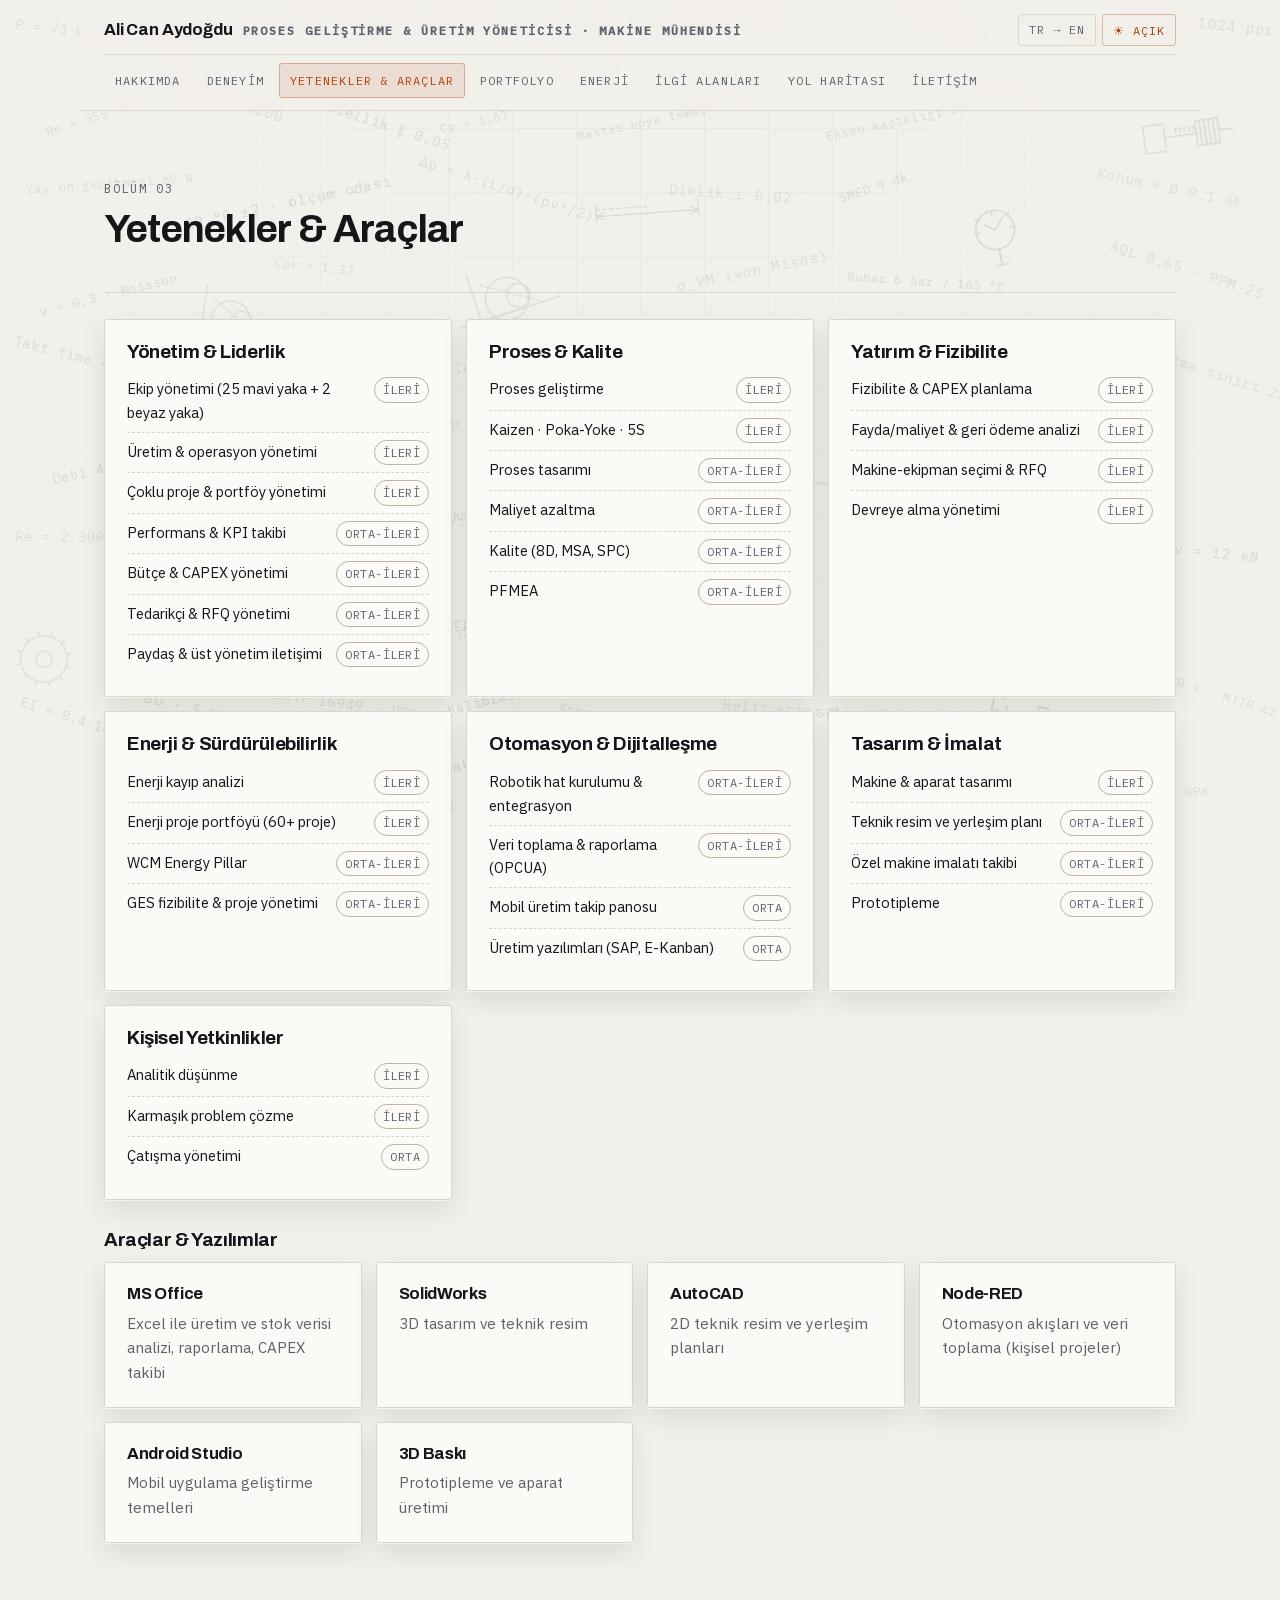
<file: yetenekler/index.html>
<!DOCTYPE html><!--QjMp_i5V5qfMLW1qhh4m1--><html lang="tr" data-tema="karanlik"><head><meta charSet="utf-8"/><meta name="viewport" content="width=device-width, initial-scale=1"/><link rel="preload" href="/_next/static/media/1a4aa50920b5315c-s.p.woff2" as="font" crossorigin="" type="font/woff2"/><link rel="preload" href="/_next/static/media/23d669af23d19c95-s.p.woff2" as="font" crossorigin="" type="font/woff2"/><link rel="preload" href="/_next/static/media/26d4368bf94c0ec4-s.p.woff2" as="font" crossorigin="" type="font/woff2"/><link rel="preload" href="/_next/static/media/2801417b65625cf5-s.p.woff2" as="font" crossorigin="" type="font/woff2"/><link rel="preload" href="/_next/static/media/92eeb95d069020cc-s.p.woff2" as="font" crossorigin="" type="font/woff2"/><link rel="preload" href="/_next/static/media/98e207f02528a563-s.p.woff2" as="font" crossorigin="" type="font/woff2"/><link rel="preload" href="/_next/static/media/99dcf268bda04fe5-s.p.woff2" as="font" crossorigin="" type="font/woff2"/><link rel="preload" href="/_next/static/media/d3ebbfd689654d3a-s.p.woff2" as="font" crossorigin="" type="font/woff2"/><link rel="stylesheet" href="/_next/static/css/8770392038949a55.css" data-precedence="next"/><link rel="preload" as="script" fetchPriority="low" href="/_next/static/chunks/webpack-0aae440acfa3b4bb.js"/><script src="/_next/static/chunks/4bd1b696-c023c6e3521b1417.js" async=""></script><script src="/_next/static/chunks/255-a7ba4d37dca2f1fa.js" async=""></script><script src="/_next/static/chunks/main-app-0b90527b60f380eb.js" async=""></script><script src="/_next/static/chunks/176-c4a8215ca4d82670.js" async=""></script><script src="/_next/static/chunks/206-5c0bc24a53914f06.js" async=""></script><script src="/_next/static/chunks/app/layout-c74ab268e3fa7f1e.js" async=""></script><script src="/_next/static/chunks/app/not-found-e77cf2601d619c3d.js" async=""></script><script src="/_next/static/chunks/391-8bb4026522bc59e2.js" async=""></script><script src="/_next/static/chunks/app/%5Bbolum%5D/page-a8de9c8fc02e514a.js" async=""></script><meta name="next-size-adjust" content=""/><meta name="theme-color" media="(prefers-color-scheme: dark)" content="#0c0e11"/><meta name="theme-color" media="(prefers-color-scheme: light)" content="#f2f0ea"/><title>Ali Can Aydoğdu — Proses Geliştirme &amp; Üretim Yöneticisi · Makine Mühendisi</title><meta name="description" content="11 yıllık otomotiv deneyimi: proses optimizasyonu, üretim yönetimi ve özel makine tasarımı. Robotik otomasyon hatları, fabrika kurulumları ve güneş enerji santrali projeleri."/><meta name="application-name" content="Ali Can Aydoğdu — CV"/><meta name="author" content="Ali Can Aydoğdu"/><meta name="keywords" content="makine mühendisi,mechanical engineer,proses geliştirme,üretim yönetimi,otomotiv,CAPEX,robotik otomasyon,Bursa,CV,özgeçmiş"/><meta name="robots" content="index, follow"/><meta property="og:title" content="Ali Can Aydoğdu — Proses Geliştirme &amp; Üretim Yöneticisi · Makine Mühendisi"/><meta property="og:description" content="11 yıllık otomotiv deneyimi: proses optimizasyonu, üretim yönetimi ve özel makine tasarımı. Robotik otomasyon hatları, fabrika kurulumları ve güneş enerji santrali projeleri."/><meta property="og:url" content="https://alican-aydogdu.github.io/"/><meta property="og:site_name" content="Ali Can Aydoğdu"/><meta property="og:locale" content="tr_TR"/><meta property="og:image" content="https://alican-aydogdu.github.io/og.jpg"/><meta property="og:image:width" content="1200"/><meta property="og:image:height" content="630"/><meta property="og:image:alt" content="Ali Can Aydoğdu — Proses Geliştirme &amp; Üretim Yöneticisi · Makine Mühendisi"/><meta property="og:locale:alternate" content="en_US"/><meta property="og:type" content="profile"/><meta name="twitter:card" content="summary_large_image"/><meta name="twitter:title" content="Ali Can Aydoğdu — Proses Geliştirme &amp; Üretim Yöneticisi · Makine Mühendisi"/><meta name="twitter:description" content="11 yıllık otomotiv deneyimi: proses optimizasyonu, üretim yönetimi ve özel makine tasarımı. Robotik otomasyon hatları, fabrika kurulumları ve güneş enerji santrali projeleri."/><meta name="twitter:image" content="https://alican-aydogdu.github.io/og.jpg"/><link rel="icon" href="/favicon.svg"/><script src="/_next/static/chunks/polyfills-42372ed130431b0a.js" noModule=""></script></head><body class="__variable_29571e __variable_7dcaba __variable_6cf36b"><div hidden=""><!--$--><!--/$--></div><div class="sembol-katmani" aria-hidden="true"><span class="sembol sembol--genis" style="left:62.6%;top:12.1%;transform:rotate(-12deg) scale(0.8);opacity:0.11399999999999999"><span class="sembol-metin">Eksen kaçıklığı 0,02 mm</span></span><span class="sembol" style="left:87%;top:41.3%;transform:rotate(18deg) scale(0.93);opacity:0.10200000000000001"><span class="sembol-metin">Yorfulma sınırı 210 N/mm²</span></span><span class="sembol sembol--genis" style="left:12.5%;top:2.8%;transform:rotate(-8deg) scale(0.83);opacity:0.132"><span class="sembol-metin">Ra 0,8 · Rz 4</span></span><span class="sembol" style="left:22.8%;top:12.5%;transform:rotate(18deg) scale(0.93);opacity:0.126"><span class="sembol-metin">Paralellik ∥ 0,05</span></span><span class="sembol sembol--genis" style="left:0.5%;top:38.6%;transform:rotate(14deg) scale(0.91);opacity:0.11399999999999999"><span class="sembol-metin">Takt time 48 s</span></span><span class="sembol" style="left:87.4%;top:87.2%;transform:rotate(-4deg) scale(0.82);opacity:0.108"><span class="sembol-metin">G = 81 GPa</span></span><span class="sembol sembol--genis" style="left:30.8%;top:68.4%;transform:rotate(-14deg) scale(0.82);opacity:0.096"><span class="sembol-metin">Ölçü 32 +0,05 / −0,02</span></span><span class="sembol" style="left:23.2%;top:85.6%;transform:rotate(-12deg) scale(0.96);opacity:0.132"><span class="sembol-metin">τ_akma = 0,58·σ_akma</span></span><span class="sembol sembol--genis" style="left:0.5%;top:58.7%;transform:rotate(0deg) scale(0.91);opacity:0.10200000000000001"><span class="sembol-metin">Re = 2.300 · laminer</span></span><span class="sembol" style="left:75.3%;top:40.3%;transform:rotate(-14deg) scale(0.9);opacity:0.10200000000000001"><span class="sembol-metin">Temas oranı ε_α = 1,6</span></span><span class="sembol sembol--genis" style="left:44.7%;top:21.4%;transform:rotate(-4deg) scale(0.8);opacity:0.126"><svg viewBox="0 0 140 30" width="150" height="32" fill="none" stroke="currentColor" stroke-width="1.4" stroke-linecap="round" stroke-linejoin="round"><path d="M10 6 V26"></path><path d="M130 6 V26"></path><path d="M10 20 H130"></path><path d="M19 16 L10 20 L19 24"></path><path d="M121 16 L130 20 L121 24"></path><path d="M10 12 H70" stroke-dasharray="4 4"></path></svg></span><span class="sembol" style="left:85.3%;top:19.9%;transform:rotate(12deg) scale(0.95);opacity:0.096"><span class="sembol-metin">Konum ⌖ Ø 0,1 Ⓜ</span></span><span class="sembol sembol--genis" style="left:33.6%;top:12.5%;transform:rotate(-12deg) scale(0.79);opacity:0.126"><span class="sembol-metin">Cp = 1,67</span></span><span class="sembol" style="left:63.8%;top:88.8%;transform:rotate(-4deg) scale(0.82);opacity:0.12"><span class="sembol-metin">PLC S7-1500 · Profinet</span></span><span class="sembol sembol--genis" style="left:22.1%;top:0.7%;transform:rotate(0deg) scale(0.87);opacity:0.132"><span class="sembol-metin">Modül m = 2 · z₁ = 17</span></span><span class="sembol" style="left:66.4%;top:0.8%;transform:rotate(18deg) scale(0.8);opacity:0.126"><span class="sembol-metin">k = 2.400 W/m²K</span></span><span class="sembol sembol--genis" style="left:14%;top:21.5%;transform:rotate(-12deg) scale(0.97);opacity:0.132"><span class="sembol-metin">20 °C ±2 · ölçüm odası</span></span><span class="sembol" style="left:10.6%;top:58.2%;transform:rotate(12deg) scale(0.82);opacity:0.11399999999999999"><span class="sembol-metin">Kanban kart sayısı 14</span></span><span class="sembol sembol--genis" style="left:34.6%;top:28.5%;transform:rotate(-18deg) scale(0.98);opacity:0.108"><svg viewBox="0 0 120 70" width="120" height="72" fill="none" stroke="currentColor" stroke-width="1.4" stroke-linecap="round" stroke-linejoin="round"><path d="M8 56 H114"></path><path d="M30 6 V62"></path><circle cx="62" cy="42" r="22"></circle><circle cx="74" cy="42" r="12"></circle><path d="M40 20 L96 56" stroke-dasharray="3 3"></path></svg></span><span class="sembol" style="left:45.3%;top:50.1%;transform:rotate(0deg) scale(0.86);opacity:0.126"><span class="sembol-metin">Çevrim süresi 42 s</span></span><span class="sembol sembol--genis" style="left:66.7%;top:39.6%;transform:rotate(6deg) scale(0.88);opacity:0.10200000000000001"><span class="sembol-metin">τ = F / A</span></span><span class="sembol" style="left:74.2%;top:60.5%;transform:rotate(-14deg) scale(0.93);opacity:0.096"><svg viewBox="0 0 140 60" width="140" height="62" fill="none" stroke="currentColor" stroke-width="1.4" stroke-linecap="round" stroke-linejoin="round"><path d="M12 8 V52 H136"></path><path d="M12 52 L40 22"></path><path d="M40 22 C46 21 52 20 58 21"></path><path d="M58 21 C74 24 86 30 96 38"></path><path d="M96 38 C104 44 110 47 116 48"></path><path d="M116 48 C122 49 128 46 132 40"></path><path d="M40 22 H44" stroke-dasharray="3 3"></path></svg></span><span class="sembol sembol--genis" style="left:34%;top:76%;transform:rotate(-14deg) scale(0.88);opacity:0.132"><span class="sembol-metin">Kalibrasyon 12 ay</span></span><span class="sembol" style="left:85.8%;top:76%;transform:rotate(18deg) scale(0.8);opacity:0.10200000000000001"><span class="sembol-metin">MTBF 320 s · MTTR 42 dk</span></span><span class="sembol sembol--genis" style="left:83.7%;top:47.3%;transform:rotate(-4deg) scale(0.86);opacity:0.12"><span class="sembol-metin">σ-ε eğrisi</span></span><span class="sembol" style="left:63.4%;top:59%;transform:rotate(-14deg) scale(0.8);opacity:0.126"><span class="sembol-metin">I = 12,4 A · U = 400 V</span></span><span class="sembol sembol--genis" style="left:75.5%;top:49.1%;transform:rotate(0deg) scale(0.82);opacity:0.126"><span class="sembol-metin">τ = 16·T / (π·d³)</span></span><span class="sembol" style="left:42.6%;top:86.5%;transform:rotate(-8deg) scale(0.91);opacity:0.108"><span class="sembol-metin">Rulman ömrü L10 = 8.000 s</span></span><span class="sembol sembol--genis" style="left:43.2%;top:12.3%;transform:rotate(-12deg) scale(0.78);opacity:0.12"><span class="sembol-metin">Mastar boya temas %80</span></span><span class="sembol" style="left:3.4%;top:51%;transform:rotate(-12deg) scale(0.89);opacity:0.12"><span class="sembol-metin">Debi 42 m³/sa</span></span><span class="sembol sembol--genis" style="left:42.4%;top:69.9%;transform:rotate(-12deg) scale(0.96);opacity:0.108"><span class="sembol-metin">FMEA RPN 96</span></span><span class="sembol" style="left:31.9%;top:20%;transform:rotate(18deg) scale(0.92);opacity:0.12"><span class="sembol-metin">Δp = λ·(L/d)·(ρv²/2)</span></span><span class="sembol sembol--genis" style="left:13.9%;top:69.4%;transform:rotate(18deg) scale(0.78);opacity:0.132"><span class="sembol-metin">Fire %2,4</span></span><span class="sembol" style="left:12%;top:50.7%;transform:rotate(-12deg) scale(0.97);opacity:0.10200000000000001"><span class="sembol-metin">σ_em = 140 N/mm²</span></span><span class="sembol sembol--genis" style="left:0.5%;top:2.6%;transform:rotate(6deg) scale(0.89);opacity:0.108"><span class="sembol-metin">P = √3·U·I·cos φ</span></span><span class="sembol" style="left:53%;top:86.2%;transform:rotate(4deg) scale(0.82);opacity:0.126"><span class="sembol-metin">M_b = F · l</span></span><span class="sembol sembol--genis" style="left:23.9%;top:68.2%;transform:rotate(0deg) scale(0.96);opacity:0.132"><span class="sembol-metin">KV = 27 J · Charpy</span></span><span class="sembol" style="left:62.6%;top:78.3%;transform:rotate(0deg) scale(0.79);opacity:0.108"><span class="sembol-metin">SPC n = 5 / saat</span></span><span class="sembol sembol--genis" style="left:34.1%;top:39.9%;transform:rotate(0deg) scale(0.81);opacity:0.11399999999999999"><span class="sembol-metin">Çevrim oranı i = 2,4</span></span><span class="sembol" style="left:64.8%;top:19.9%;transform:rotate(-18deg) scale(0.8);opacity:0.126"><span class="sembol-metin">SMED 9 dk</span></span><span class="sembol sembol--genis" style="left:55.8%;top:78%;transform:rotate(4deg) scale(0.9);opacity:0.10200000000000001"><span class="sembol-metin">Helis açısı β = 15°</span></span><span class="sembol" style="left:22%;top:37.6%;transform:rotate(4deg) scale(0.96);opacity:0.132"><span class="sembol-metin">k = F / δ</span></span><span class="sembol sembol--genis" style="left:24.4%;top:56.8%;transform:rotate(4deg) scale(0.82);opacity:0.10200000000000001"><span class="sembol-metin">Güvenlik katsayısı n = 2,5</span></span><span class="sembol" style="left:12.5%;top:10%;transform:rotate(18deg) scale(0.96);opacity:0.11399999999999999"><span class="sembol-metin">EOL test %100</span></span><span class="sembol sembol--genis" style="left:13.8%;top:88.4%;transform:rotate(-4deg) scale(0.95);opacity:0.132"><svg viewBox="0 0 60 60" width="80" height="80" fill="none" stroke="currentColor" stroke-width="1.4" stroke-linecap="round" stroke-linejoin="round"><circle cx="30" cy="22" r="17"></circle><path d="M30 5 L30 9"></path><path d="M45 9 L42 12"></path><path d="M15 9 L18 12"></path><path d="M47 22 L43 22"></path><path d="M13 22 L17 22"></path><path d="M30 22 L39 12"></path><path d="M30 22 L22 16"></path><path d="M30 39 V53"></path><path d="M25 53 H35"></path></svg></span><span class="sembol" style="left:2.6%;top:12.1%;transform:rotate(-18deg) scale(0.82);opacity:0.108"><span class="sembol-metin">Re = 355 MPa</span></span><span class="sembol sembol--genis" style="left:76.3%;top:77.4%;transform:rotate(14deg) scale(0.95);opacity:0.132"><svg viewBox="0 0 120 40" width="150" height="50" fill="none" stroke="currentColor" stroke-width="1.4" stroke-linecap="round" stroke-linejoin="round"><path d="M8 22 H112"></path><path d="M20 22 V16"></path><path d="M30 22 V18.5"></path><path d="M40 22 V16"></path><path d="M50 22 V18.5"></path><path d="M60 22 V16"></path><path d="M70 22 V18.5"></path><path d="M80 22 V16"></path><path d="M90 22 V18.5"></path><path d="M100 22 V16"></path><path d="M8 22 V10 H17"></path><path d="M46 22 V10 H55"></path><path d="M42 18 H63 V27 H42 Z"></path><path d="M112 22 H119"></path><path d="M63 20 H86"></path></svg></span><span class="sembol" style="left:31.8%;top:0.5%;transform:rotate(6deg) scale(0.8);opacity:0.132"><span class="sembol-metin">C/P = 6,2</span></span><span class="sembol sembol--genis" style="left:51.9%;top:0.9%;transform:rotate(-4deg) scale(0.94);opacity:0.11399999999999999"><span class="sembol-metin">cos φ = 0,92</span></span><span class="sembol" style="left:63.9%;top:69.5%;transform:rotate(-4deg) scale(0.82);opacity:0.126"><span class="sembol-metin">Q = m · c · ΔT</span></span><span class="sembol sembol--genis" style="left:52.6%;top:29.1%;transform:rotate(-12deg) scale(0.97);opacity:0.108"><span class="sembol-metin">σ_VM (von Mises)</span></span><span class="sembol" style="left:11.1%;top:77.8%;transform:rotate(14deg) scale(0.98);opacity:0.12"><span class="sembol-metin">8D · 5 Why</span></span><span class="sembol sembol--genis" style="left:53.2%;top:8.7%;transform:rotate(0deg) scale(0.82);opacity:0.108"><span class="sembol-metin">σ = M / W</span></span><span class="sembol" style="left:51.9%;top:20.6%;transform:rotate(4deg) scale(0.93);opacity:0.108"><span class="sembol-metin">Diklik ⊥ 0,02</span></span><span class="sembol sembol--genis" style="left:74.8%;top:22.1%;transform:rotate(-12deg) scale(0.86);opacity:0.12"><svg viewBox="0 0 60 60" width="80" height="80" fill="none" stroke="currentColor" stroke-width="1.4" stroke-linecap="round" stroke-linejoin="round"><circle cx="30" cy="22" r="17"></circle><path d="M30 5 L30 9"></path><path d="M45 9 L42 12"></path><path d="M15 9 L18 12"></path><path d="M47 22 L43 22"></path><path d="M13 22 L17 22"></path><path d="M30 22 L39 12"></path><path d="M30 22 L22 16"></path><path d="M30 39 V53"></path><path d="M25 53 H35"></path></svg></span><span class="sembol" style="left:31.5%;top:56.8%;transform:rotate(8deg) scale(0.78);opacity:0.132"><span class="sembol-metin">X̄-R kontrol kartı</span></span><span class="sembol sembol--genis" style="left:75.3%;top:69.1%;transform:rotate(6deg) scale(0.93);opacity:0.10200000000000001"><svg viewBox="0 0 60 40" width="90" height="60" fill="none" stroke="currentColor" stroke-width="1.4" stroke-linecap="round" stroke-linejoin="round"><path d="M4 34 A26 26 0 0 1 56 34"></path><path d="M4 34 H56"></path><path d="M7.5 21.0 L11.8 23.5"></path><path d="M17.0 11.5 L19.5 15.8"></path><path d="M30.0 8.0 L30.0 13.0"></path><path d="M43.0 11.5 L40.5 15.8"></path><path d="M52.5 21.0 L48.2 23.5"></path><path d="M30 34 L14 14"></path></svg></span><span class="sembol" style="left:11.2%;top:37.7%;transform:rotate(14deg) scale(0.96);opacity:0.12"><svg viewBox="0 0 80 80" width="76" height="76" fill="none" stroke="currentColor" stroke-width="1.4" stroke-linecap="round" stroke-linejoin="round"><circle cx="40" cy="40" r="30"></circle><circle cx="40" cy="40" r="20"></circle><circle cx="40" cy="40" r="11"></circle><circle cx="65.0" cy="40.0" r="3.4"></circle><circle cx="57.7" cy="57.7" r="3.4"></circle><circle cx="40.0" cy="65.0" r="3.4"></circle><circle cx="22.3" cy="57.7" r="3.4"></circle><circle cx="15.0" cy="40.0" r="3.4"></circle><circle cx="22.3" cy="22.3" r="3.4"></circle><circle cx="40.0" cy="15.0" r="3.4"></circle><circle cx="57.7" cy="22.3" r="3.4"></circle></svg></span><span class="sembol sembol--genis" style="left:84.8%;top:60%;transform:rotate(6deg) scale(0.96);opacity:0.12"><span class="sembol-metin">Ön yük F_v = 12 kN</span></span><span class="sembol" style="left:74.2%;top:10.2%;transform:rotate(8deg) scale(0.92);opacity:0.12"><span class="sembol-metin">OEE = %86</span></span><span class="sembol sembol--genis" style="left:20.7%;top:77.5%;transform:rotate(8deg) scale(0.92);opacity:0.10200000000000001"><span class="sembol-metin">IATF 16949 · VDA 6.3</span></span><span class="sembol" style="left:86.2%;top:29%;transform:rotate(18deg) scale(0.95);opacity:0.108"><span class="sembol-metin">AQL 0,65 · PPM 25</span></span><span class="sembol sembol--genis" style="left:21.4%;top:48.7%;transform:rotate(-14deg) scale(0.9);opacity:0.108"><span class="sembol-metin">PPAP seviye 3 · APQP</span></span><span class="sembol" style="left:74.9%;top:87.2%;transform:rotate(-4deg) scale(0.88);opacity:0.132"><span class="sembol-metin">Sıkma torku 45 Nm ±10%</span></span><span class="sembol sembol--genis" style="left:87.4%;top:11.8%;transform:rotate(-8deg) scale(0.91);opacity:0.108"><svg viewBox="0 0 120 44" width="150" height="55" fill="none" stroke="currentColor" stroke-width="1.4" stroke-linecap="round" stroke-linejoin="round"><path d="M34 10 H16 V34 H34"></path><path d="M34 13 V31"></path><path d="M34 22 H62"></path><path d="M62 11 H82 V33 H62 Z"></path><path d="M66 11 V33"></path><path d="M70 11 V33"></path><path d="M74 11 V33"></path><path d="M78 11 V33"></path><path d="M82 22 H94"></path><path d="M44 15 V19"></path><path d="M48 15 V19"></path><path d="M52 15 V19"></path><path d="M56 15 V19"></path><path d="M60 15 V19"></path></svg></span><span class="sembol" style="left:64.6%;top:30.3%;transform:rotate(4deg) scale(0.8);opacity:0.132"><span class="sembol-metin">Buhar 6 bar / 165 °C</span></span><span class="sembol sembol--genis" style="left:0.5%;top:19.4%;transform:rotate(-4deg) scale(0.81);opacity:0.096"><span class="sembol-metin">Yay ön gerilmesi 60 N</span></span><span class="sembol" style="left:42.3%;top:58.5%;transform:rotate(-12deg) scale(0.87);opacity:0.126"><span class="sembol-metin">d ≥ ∛(16·T / π·τ_em)</span></span><span class="sembol sembol--genis" style="left:54.3%;top:49.9%;transform:rotate(8deg) scale(0.88);opacity:0.10200000000000001"><svg viewBox="0 0 120 40" width="150" height="50" fill="none" stroke="currentColor" stroke-width="1.4" stroke-linecap="round" stroke-linejoin="round"><path d="M8 22 H112"></path><path d="M20 22 V16"></path><path d="M30 22 V18.5"></path><path d="M40 22 V16"></path><path d="M50 22 V18.5"></path><path d="M60 22 V16"></path><path d="M70 22 V18.5"></path><path d="M80 22 V16"></path><path d="M90 22 V18.5"></path><path d="M100 22 V16"></path><path d="M8 22 V10 H17"></path><path d="M46 22 V10 H55"></path><path d="M42 18 H63 V27 H42 Z"></path><path d="M112 22 H119"></path><path d="M63 20 H86"></path></svg></span><span class="sembol" style="left:0.5%;top:69%;transform:rotate(-12deg) scale(0.94);opacity:0.10200000000000001"><svg viewBox="0 0 80 80" width="76" height="76" fill="none" stroke="currentColor" stroke-width="1.4" stroke-linecap="round" stroke-linejoin="round"><circle cx="40" cy="40" r="26"></circle><circle cx="40" cy="40" r="9"></circle><path d="M66.0 40.0 L71.0 40.0"></path><path d="M62.5 53.0 L66.8 55.5"></path><path d="M53.0 62.5 L55.5 66.8"></path><path d="M40.0 66.0 L40.0 71.0"></path><path d="M27.0 62.5 L24.5 66.8"></path><path d="M17.5 53.0 L13.2 55.5"></path><path d="M14.0 40.0 L9.0 40.0"></path><path d="M17.5 27.0 L13.2 24.5"></path><path d="M27.0 17.5 L24.5 13.2"></path><path d="M40.0 14.0 L40.0 9.0"></path><path d="M53.0 17.5 L55.5 13.2"></path><path d="M62.5 27.0 L66.8 24.5"></path></svg></span><span class="sembol sembol--genis" style="left:0.5%;top:79.6%;transform:rotate(18deg) scale(0.87);opacity:0.12"><span class="sembol-metin">EI = 8,4·10⁶ N·mm²</span></span><span class="sembol" style="left:42.3%;top:79.2%;transform:rotate(12deg) scale(0.81);opacity:0.11399999999999999"><span class="sembol-metin">Komparatör 0,01 mm</span></span><span class="sembol sembol--genis" style="left:1.9%;top:31.8%;transform:rotate(-14deg) scale(0.84);opacity:0.132"><span class="sembol-metin">ν = 0,3 · Poisson</span></span><span class="sembol" style="left:87.4%;top:1.5%;transform:rotate(6deg) scale(0.96);opacity:0.11399999999999999"><span class="sembol-metin">Encoder 1024 ppr</span></span><span class="sembol sembol--genis" style="left:34.3%;top:87.6%;transform:rotate(-8deg) scale(0.93);opacity:0.11399999999999999"><span class="sembol-metin">α = 11,7·10⁻⁶ 1/K</span></span><span class="sembol" style="left:64.3%;top:50%;transform:rotate(14deg) scale(0.84);opacity:0.132"><span class="sembol-metin">A% = 22 · süneklik</span></span><span class="sembol sembol--genis" style="left:43.5%;top:39.9%;transform:rotate(0deg) scale(0.87);opacity:0.126"><span class="sembol-metin">Kayış hızı v = 12 m/s</span></span><span class="sembol" style="left:42.5%;top:0.5%;transform:rotate(4deg) scale(0.96);opacity:0.096"><svg viewBox="0 0 80 80" width="76" height="76" fill="none" stroke="currentColor" stroke-width="1.4" stroke-linecap="round" stroke-linejoin="round"><circle cx="40" cy="40" r="30"></circle><circle cx="40" cy="40" r="20"></circle><circle cx="40" cy="40" r="11"></circle><circle cx="65.0" cy="40.0" r="3.4"></circle><circle cx="57.7" cy="57.7" r="3.4"></circle><circle cx="40.0" cy="65.0" r="3.4"></circle><circle cx="22.3" cy="57.7" r="3.4"></circle><circle cx="15.0" cy="40.0" r="3.4"></circle><circle cx="22.3" cy="22.3" r="3.4"></circle><circle cx="40.0" cy="15.0" r="3.4"></circle><circle cx="57.7" cy="22.3" r="3.4"></circle></svg></span><span class="sembol sembol--genis" style="left:20.7%;top:28.7%;transform:rotate(6deg) scale(0.81);opacity:0.10200000000000001"><span class="sembol-metin">Cpk = 1,33</span></span><span class="sembol" style="left:73.2%;top:0.6%;transform:rotate(18deg) scale(0.87);opacity:0.096"><span class="sembol-metin">δ = F·l³ / (3·E·I)</span></span><span class="sembol sembol--genis" style="left:52.7%;top:39.1%;transform:rotate(-14deg) scale(0.97);opacity:0.096"><span class="sembol-metin">λ = 45 W/m·K</span></span><span class="sembol" style="left:13.3%;top:30.9%;transform:rotate(8deg) scale(0.88);opacity:0.108"><svg viewBox="0 0 120 70" width="120" height="72" fill="none" stroke="currentColor" stroke-width="1.4" stroke-linecap="round" stroke-linejoin="round"><path d="M8 56 H114"></path><path d="M30 6 V62"></path><circle cx="62" cy="42" r="22"></circle><circle cx="74" cy="42" r="12"></circle><path d="M40 20 L96 56" stroke-dasharray="3 3"></path></svg></span></div><div class="kabuk"><header class="ustbar"><a class="marka" href="/">Ali Can Aydoğdu<span>Proses Geliştirme &amp; Üretim Yöneticisi · Makine Mühendisi</span></a><nav class="ust-nav" aria-label="Bölümler"><a data-aktif="0" href="/hakkimda/">Hakkımda</a><a data-aktif="0" href="/deneyim/">Deneyim</a><a data-aktif="1" href="/yetenekler/">Yetenekler &amp; Araçlar</a><a data-aktif="0" href="/portfolyo/">Portfolyo</a><a data-aktif="0" href="/enerji/">Enerji</a><a data-aktif="0" href="/ilgi/">İlgi Alanları</a><a data-aktif="0" href="/yol-haritasi/">Yol Haritası</a><a data-aktif="0" href="/iletisim/">İletişim</a></nav><div class="anahtarlar"><button type="button" class="anahtar" data-acik="0" aria-label="Dili değiştir (TR → EN)">TR → EN</button><button type="button" class="anahtar" data-acik="0" aria-label="Temayı değiştir">☾ Koyu</button></div></header><main><section class="sayfa-giris"><div class="sayfa-basligi"><div><span class="mono">Bölüm<!-- --> <!-- -->03</span><h2>Yetenekler &amp; Araçlar</h2></div></div><div class="izgara izgara-2"><div class="kart" style="opacity:0;transform:translateY(16px)"><div class="kart-baslik"><h3>Yönetim &amp; Liderlik</h3></div><div class="yetenek-satir"><span>Ekip yönetimi (25 mavi yaka + 2 beyaz yaka)</span><span class="yetenek-seviye mono">İleri</span></div><div class="yetenek-satir"><span>Üretim &amp; operasyon yönetimi</span><span class="yetenek-seviye mono">İleri</span></div><div class="yetenek-satir"><span>Çoklu proje &amp; portföy yönetimi</span><span class="yetenek-seviye mono">İleri</span></div><div class="yetenek-satir"><span>Performans &amp; KPI takibi</span><span class="yetenek-seviye mono">Orta-İleri</span></div><div class="yetenek-satir"><span>Bütçe &amp; CAPEX yönetimi</span><span class="yetenek-seviye mono">Orta-İleri</span></div><div class="yetenek-satir"><span>Tedarikçi &amp; RFQ yönetimi</span><span class="yetenek-seviye mono">Orta-İleri</span></div><div class="yetenek-satir"><span>Paydaş &amp; üst yönetim iletişimi</span><span class="yetenek-seviye mono">Orta-İleri</span></div></div><div class="kart" style="opacity:0;transform:translateY(16px)"><div class="kart-baslik"><h3>Proses &amp; Kalite</h3></div><div class="yetenek-satir"><span>Proses geliştirme</span><span class="yetenek-seviye mono">İleri</span></div><div class="yetenek-satir"><span>Kaizen · Poka-Yoke · 5S</span><span class="yetenek-seviye mono">İleri</span></div><div class="yetenek-satir"><span>Proses tasarımı</span><span class="yetenek-seviye mono">Orta-İleri</span></div><div class="yetenek-satir"><span>Maliyet azaltma</span><span class="yetenek-seviye mono">Orta-İleri</span></div><div class="yetenek-satir"><span>Kalite (8D, MSA, SPC)</span><span class="yetenek-seviye mono">Orta-İleri</span></div><div class="yetenek-satir"><span>PFMEA</span><span class="yetenek-seviye mono">Orta-İleri</span></div></div><div class="kart" style="opacity:0;transform:translateY(16px)"><div class="kart-baslik"><h3>Yatırım &amp; Fizibilite</h3></div><div class="yetenek-satir"><span>Fizibilite &amp; CAPEX planlama</span><span class="yetenek-seviye mono">İleri</span></div><div class="yetenek-satir"><span>Fayda/maliyet &amp; geri ödeme analizi</span><span class="yetenek-seviye mono">İleri</span></div><div class="yetenek-satir"><span>Makine-ekipman seçimi &amp; RFQ</span><span class="yetenek-seviye mono">İleri</span></div><div class="yetenek-satir"><span>Devreye alma yönetimi</span><span class="yetenek-seviye mono">İleri</span></div></div><div class="kart" style="opacity:0;transform:translateY(16px)"><div class="kart-baslik"><h3>Enerji &amp; Sürdürülebilirlik</h3></div><div class="yetenek-satir"><span>Enerji kayıp analizi</span><span class="yetenek-seviye mono">İleri</span></div><div class="yetenek-satir"><span>Enerji proje portföyü (60+ proje)</span><span class="yetenek-seviye mono">İleri</span></div><div class="yetenek-satir"><span>WCM Energy Pillar</span><span class="yetenek-seviye mono">Orta-İleri</span></div><div class="yetenek-satir"><span>GES fizibilite &amp; proje yönetimi</span><span class="yetenek-seviye mono">Orta-İleri</span></div></div><div class="kart" style="opacity:0;transform:translateY(16px)"><div class="kart-baslik"><h3>Otomasyon &amp; Dijitalleşme</h3></div><div class="yetenek-satir"><span>Robotik hat kurulumu &amp; entegrasyon</span><span class="yetenek-seviye mono">Orta-İleri</span></div><div class="yetenek-satir"><span>Veri toplama &amp; raporlama (OPCUA)</span><span class="yetenek-seviye mono">Orta-İleri</span></div><div class="yetenek-satir"><span>Mobil üretim takip panosu</span><span class="yetenek-seviye mono">Orta</span></div><div class="yetenek-satir"><span>Üretim yazılımları (SAP, E-Kanban)</span><span class="yetenek-seviye mono">Orta</span></div></div><div class="kart" style="opacity:0;transform:translateY(16px)"><div class="kart-baslik"><h3>Tasarım &amp; İmalat</h3></div><div class="yetenek-satir"><span>Makine &amp; aparat tasarımı</span><span class="yetenek-seviye mono">İleri</span></div><div class="yetenek-satir"><span>Teknik resim ve yerleşim planı</span><span class="yetenek-seviye mono">Orta-İleri</span></div><div class="yetenek-satir"><span>Özel makine imalatı takibi</span><span class="yetenek-seviye mono">Orta-İleri</span></div><div class="yetenek-satir"><span>Prototipleme</span><span class="yetenek-seviye mono">Orta-İleri</span></div></div><div class="kart" style="opacity:0;transform:translateY(16px)"><div class="kart-baslik"><h3>Kişisel Yetkinlikler</h3></div><div class="yetenek-satir"><span>Analitik düşünme</span><span class="yetenek-seviye mono">İleri</span></div><div class="yetenek-satir"><span>Karmaşık problem çözme</span><span class="yetenek-seviye mono">İleri</span></div><div class="yetenek-satir"><span>Çatışma yönetimi</span><span class="yetenek-seviye mono">Orta</span></div></div></div><div class="gorunum " data-gorundu="0" style="transition-delay:80ms"><h3 style="margin:30px 0 12px">Araçlar &amp; Yazılımlar</h3><div class="izgara izgara-3"><div class="kart"><div class="kart-baslik"><h3 style="font-size:1.02rem">MS Office</h3></div><p>Excel ile üretim ve stok verisi analizi, raporlama, CAPEX takibi</p></div><div class="kart"><div class="kart-baslik"><h3 style="font-size:1.02rem">SolidWorks</h3></div><p>3D tasarım ve teknik resim</p></div><div class="kart"><div class="kart-baslik"><h3 style="font-size:1.02rem">AutoCAD</h3></div><p>2D teknik resim ve yerleşim planları</p></div><div class="kart"><div class="kart-baslik"><h3 style="font-size:1.02rem">Node-RED</h3></div><p>Otomasyon akışları ve veri toplama (kişisel projeler)</p></div><div class="kart"><div class="kart-baslik"><h3 style="font-size:1.02rem">Android Studio</h3></div><p>Mobil uygulama geliştirme temelleri</p></div><div class="kart"><div class="kart-baslik"><h3 style="font-size:1.02rem">3D Baskı</h3></div><p>Prototipleme ve aparat üretimi</p></div></div></div></section><!--$--><!--/$--></main></div><script src="/_next/static/chunks/webpack-0aae440acfa3b4bb.js" id="_R_" async=""></script><script>(self.__next_f=self.__next_f||[]).push([0])</script><script>self.__next_f.push([1,"1:\"$Sreact.fragment\"\n2:I[206,[\"176\",\"static/chunks/176-c4a8215ca4d82670.js\",\"206\",\"static/chunks/206-5c0bc24a53914f06.js\",\"177\",\"static/chunks/app/layout-c74ab268e3fa7f1e.js\"],\"Saglayici\"]\n49:I[7150,[],\"\"]\n:HL[\"/_next/static/media/1a4aa50920b5315c-s.p.woff2\",\"font\",{\"crossOrigin\":\"\",\"type\":\"font/woff2\"}]\n:HL[\"/_next/static/media/23d669af23d19c95-s.p.woff2\",\"font\",{\"crossOrigin\":\"\",\"type\":\"font/woff2\"}]\n:HL[\"/_next/static/media/26d4368bf94c0ec4-s.p.woff2\",\"font\",{\"crossOrigin\":\"\",\"type\":\"font/woff2\"}]\n:HL[\"/_next/static/media/2801417b65625cf5-s.p.woff2\",\"font\",{\"crossOrigin\":\"\",\"type\":\"font/woff2\"}]\n:HL[\"/_next/static/media/92eeb95d069020cc-s.p.woff2\",\"font\",{\"crossOrigin\":\"\",\"type\":\"font/woff2\"}]\n:HL[\"/_next/static/media/98e207f02528a563-s.p.woff2\",\"font\",{\"crossOrigin\":\"\",\"type\":\"font/woff2\"}]\n:HL[\"/_next/static/media/99dcf268bda04fe5-s.p.woff2\",\"font\",{\"crossOrigin\":\"\",\"type\":\"font/woff2\"}]\n:HL[\"/_next/static/media/d3ebbfd689654d3a-s.p.woff2\",\"font\",{\"crossOrigin\":\"\",\"type\":\"font/woff2\"}]\n:HL[\"/_next/static/css/8770392038949a55.css\",\"style\"]\n"])</script><script>self.__next_f.push([1,"0:{\"P\":null,\"b\":\"QjMp_i5V5qfMLW1qhh4m1\",\"p\":\"\",\"c\":[\"\",\"yetenekler\",\"\"],\"i\":false,\"f\":[[[\"\",{\"children\":[[\"bolum\",\"yetenekler\",\"d\"],{\"children\":[\"__PAGE__\",{}]}]},\"$undefined\",\"$undefined\",true],[\"\",[\"$\",\"$1\",\"c\",{\"children\":[[[\"$\",\"link\",\"0\",{\"rel\":\"stylesheet\",\"href\":\"/_next/static/css/8770392038949a55.css\",\"precedence\":\"next\",\"crossOrigin\":\"$undefined\",\"nonce\":\"$undefined\"}]],[\"$\",\"html\",null,{\"lang\":\"tr\",\"data-tema\":\"karanlik\",\"suppressHydrationWarning\":true,\"children\":[\"$\",\"body\",null,{\"className\":\"__variable_29571e __variable_7dcaba __variable_6cf36b\",\"children\":[\"$\",\"$L2\",null,{\"children\":[[\"$\",\"div\",null,{\"className\":\"sembol-katmani\",\"aria-hidden\":\"true\",\"children\":[[\"$\",\"span\",\"0\",{\"className\":\"sembol sembol--genis\",\"style\":{\"left\":\"62.6%\",\"top\":\"12.1%\",\"transform\":\"rotate(-12deg) scale(0.8)\",\"opacity\":0.11399999999999999},\"children\":[\"$\",\"span\",null,{\"className\":\"sembol-metin\",\"children\":\"Eksen kaçıklığı 0,02 mm\"}]}],[\"$\",\"span\",\"1\",{\"className\":\"sembol\",\"style\":{\"left\":\"87%\",\"top\":\"41.3%\",\"transform\":\"rotate(18deg) scale(0.93)\",\"opacity\":0.10200000000000001},\"children\":[\"$\",\"span\",null,{\"className\":\"sembol-metin\",\"children\":\"Yorfulma sınırı 210 N/mm²\"}]}],[\"$\",\"span\",\"2\",{\"className\":\"sembol sembol--genis\",\"style\":{\"left\":\"12.5%\",\"top\":\"2.8%\",\"transform\":\"rotate(-8deg) scale(0.83)\",\"opacity\":0.132},\"children\":[\"$\",\"span\",null,{\"className\":\"sembol-metin\",\"children\":\"Ra 0,8 · Rz 4\"}]}],[\"$\",\"span\",\"3\",{\"className\":\"sembol\",\"style\":{\"left\":\"22.8%\",\"top\":\"12.5%\",\"transform\":\"rotate(18deg) scale(0.93)\",\"opacity\":0.126},\"children\":[\"$\",\"span\",null,{\"className\":\"sembol-metin\",\"children\":\"Paralellik ∥ 0,05\"}]}],[\"$\",\"span\",\"4\",{\"className\":\"sembol sembol--genis\",\"style\":{\"left\":\"0.5%\",\"top\":\"38.6%\",\"transform\":\"rotate(14deg) scale(0.91)\",\"opacity\":0.11399999999999999},\"children\":[\"$\",\"span\",null,{\"className\":\"sembol-metin\",\"children\":\"Takt time 48 s\"}]}],[\"$\",\"span\",\"5\",{\"className\":\"sembol\",\"style\":{\"left\":\"87.4%\",\"top\":\"87.2%\",\"transform\":\"rotate(-4deg) scale(0.82)\",\"opacity\":0.108},\"children\":[\"$\",\"span\",null,{\"className\":\"sembol-metin\",\"children\":\"G = 81 GPa\"}]}],[\"$\",\"span\",\"6\",{\"className\":\"sembol sembol--genis\",\"style\":{\"left\":\"30.8%\",\"top\":\"68.4%\",\"transform\":\"rotate(-14deg) scale(0.82)\",\"opacity\":0.096},\"children\":[\"$\",\"span\",null,{\"className\":\"sembol-metin\",\"children\":\"Ölçü 32 +0,05 / −0,02\"}]}],[\"$\",\"span\",\"7\",{\"className\":\"sembol\",\"style\":{\"left\":\"23.2%\",\"top\":\"85.6%\",\"transform\":\"rotate(-12deg) scale(0.96)\",\"opacity\":0.132},\"children\":[\"$\",\"span\",null,{\"className\":\"sembol-metin\",\"children\":\"τ_akma = 0,58·σ_akma\"}]}],[\"$\",\"span\",\"8\",{\"className\":\"sembol sembol--genis\",\"style\":{\"left\":\"0.5%\",\"top\":\"58.7%\",\"transform\":\"rotate(0deg) scale(0.91)\",\"opacity\":0.10200000000000001},\"children\":[\"$\",\"span\",null,{\"className\":\"sembol-metin\",\"children\":\"Re = 2.300 · laminer\"}]}],[\"$\",\"span\",\"9\",{\"className\":\"sembol\",\"style\":{\"left\":\"75.3%\",\"top\":\"40.3%\",\"transform\":\"rotate(-14deg) scale(0.9)\",\"opacity\":0.10200000000000001},\"children\":[\"$\",\"span\",null,{\"className\":\"sembol-metin\",\"children\":\"Temas oranı ε_α = 1,6\"}]}],[\"$\",\"span\",\"10\",{\"className\":\"sembol sembol--genis\",\"style\":{\"left\":\"44.7%\",\"top\":\"21.4%\",\"transform\":\"rotate(-4deg) scale(0.8)\",\"opacity\":0.126},\"children\":[\"$\",\"svg\",null,{\"viewBox\":\"0 0 140 30\",\"width\":\"150\",\"height\":\"32\",\"fill\":\"none\",\"stroke\":\"currentColor\",\"strokeWidth\":1.4,\"strokeLinecap\":\"round\",\"strokeLinejoin\":\"round\",\"children\":[[\"$\",\"path\",null,{\"d\":\"M10 6 V26\"}],[\"$\",\"path\",null,{\"d\":\"M130 6 V26\"}],[\"$\",\"path\",null,{\"d\":\"M10 20 H130\"}],[\"$\",\"path\",null,{\"d\":\"M19 16 L10 20 L19 24\"}],[\"$\",\"path\",null,{\"d\":\"M121 16 L130 20 L121 24\"}],[\"$\",\"path\",null,{\"d\":\"M10 12 H70\",\"strokeDasharray\":\"4 4\"}]]}]}],[\"$\",\"span\",\"11\",{\"className\":\"sembol\",\"style\":{\"left\":\"85.3%\",\"top\":\"19.9%\",\"transform\":\"rotate(12deg) scale(0.95)\",\"opacity\":0.096},\"children\":[\"$\",\"span\",null,{\"className\":\"sembol-metin\",\"children\":\"Konum ⌖ Ø 0,1 Ⓜ\"}]}],[\"$\",\"span\",\"12\",{\"className\":\"sembol sembol--genis\",\"style\":{\"left\":\"33.6%\",\"top\":\"12.5%\",\"transform\":\"rotate(-12deg) scale(0.79)\",\"opacity\":0.126},\"children\":[\"$\",\"span\",null,{\"className\":\"sembol-metin\",\"children\":\"Cp = 1,67\"}]}],[\"$\",\"span\",\"13\",{\"className\":\"sembol\",\"style\":{\"left\":\"63.8%\",\"top\":\"88.8%\",\"transform\":\"rotate(-4deg) scale(0.82)\",\"opacity\":0.12},\"children\":[\"$\",\"span\",null,{\"className\":\"sembol-metin\",\"children\":\"PLC S7-1500 · Profinet\"}]}],[\"$\",\"span\",\"14\",{\"className\":\"sembol sembol--genis\",\"style\":{\"left\":\"22.1%\",\"top\":\"0.7%\",\"transform\":\"rotate(0deg) scale(0.87)\",\"opacity\":0.132},\"children\":[\"$\",\"span\",null,{\"className\":\"sembol-metin\",\"children\":\"Modül m = 2 · z₁ = 17\"}]}],[\"$\",\"span\",\"15\",{\"className\":\"sembol\",\"style\":{\"left\":\"66.4%\",\"top\":\"0.8%\",\"transform\":\"rotate(18deg) scale(0.8)\",\"opacity\":0.126},\"children\":[\"$\",\"span\",null,{\"className\":\"sembol-metin\",\"children\":\"k = 2.400 W/m²K\"}]}],[\"$\",\"span\",\"16\",{\"className\":\"sembol sembol--genis\",\"style\":{\"left\":\"14%\",\"top\":\"21.5%\",\"transform\":\"rotate(-12deg) scale(0.97)\",\"opacity\":0.132},\"children\":\"$L3\"}],\"$L4\",\"$L5\",\"$L6\",\"$L7\",\"$L8\",\"$L9\",\"$La\",\"$Lb\",\"$Lc\",\"$Ld\",\"$Le\",\"$Lf\",\"$L10\",\"$L11\",\"$L12\",\"$L13\",\"$L14\",\"$L15\",\"$L16\",\"$L17\",\"$L18\",\"$L19\",\"$L1a\",\"$L1b\",\"$L1c\",\"$L1d\",\"$L1e\",\"$L1f\",\"$L20\",\"$L21\",\"$L22\",\"$L23\",\"$L24\",\"$L25\",\"$L26\",\"$L27\",\"$L28\",\"$L29\",\"$L2a\",\"$L2b\",\"$L2c\",\"$L2d\",\"$L2e\",\"$L2f\",\"$L30\",\"$L31\",\"$L32\",\"$L33\",\"$L34\",\"$L35\",\"$L36\",\"$L37\",\"$L38\",\"$L39\",\"$L3a\",\"$L3b\",\"$L3c\",\"$L3d\",\"$L3e\",\"$L3f\",\"$L40\",\"$L41\",\"$L42\",\"$L43\",\"$L44\"]}],\"$L45\"]}]}]}]]}],{\"children\":[[\"bolum\",\"yetenekler\",\"d\"],\"$L46\",{\"children\":[\"__PAGE__\",\"$L47\",{},null,false]},null,false]},null,false],\"$L48\",false]],\"m\":\"$undefined\",\"G\":[\"$49\",[]],\"s\":false,\"S\":true}\n"])</script><script>self.__next_f.push([1,"4a:I[2373,[\"176\",\"static/chunks/176-c4a8215ca4d82670.js\",\"206\",\"static/chunks/206-5c0bc24a53914f06.js\",\"177\",\"static/chunks/app/layout-c74ab268e3fa7f1e.js\"],\"default\"]\n4b:I[9766,[],\"\"]\n4c:I[8924,[],\"\"]\n4d:I[3293,[\"176\",\"static/chunks/176-c4a8215ca4d82670.js\",\"206\",\"static/chunks/206-5c0bc24a53914f06.js\",\"345\",\"static/chunks/app/not-found-e77cf2601d619c3d.js\"],\"default\"]\n4f:I[4431,[],\"OutletBoundary\"]\n51:I[5278,[],\"AsyncMetadataOutlet\"]\n53:I[4431,[],\"ViewportBoundary\"]\n55:I[4431,[],\"MetadataBoundary\"]\n56:\"$Sreact.suspense\"\n3:[\"$\",\"span\",null,{\"className\":\"sembol-metin\",\"children\":\"20 °C ±2 · ölçüm odası\"}]\n4:[\"$\",\"span\",\"17\",{\"className\":\"sembol\",\"style\":{\"left\":\"10.6%\",\"top\":\"58.2%\",\"transform\":\"rotate(12deg) scale(0.82)\",\"opacity\":0.11399999999999999},\"children\":[\"$\",\"span\",null,{\"className\":\"sembol-metin\",\"children\":\"Kanban kart sayısı 14\"}]}]\n5:[\"$\",\"span\",\"18\",{\"className\":\"sembol sembol--genis\",\"style\":{\"left\":\"34.6%\",\"top\":\"28.5%\",\"transform\":\"rotate(-18deg) scale(0.98)\",\"opacity\":0.108},\"children\":[\"$\",\"svg\",null,{\"viewBox\":\"0 0 120 70\",\"width\":\"120\",\"height\":\"72\",\"fill\":\"none\",\"stroke\":\"currentColor\",\"strokeWidth\":1.4,\"strokeLinecap\":\"round\",\"strokeLinejoin\":\"round\",\"children\":[[\"$\",\"path\",null,{\"d\":\"M8 56 H114\"}],[\"$\",\"path\",null,{\"d\":\"M30 6 V62\"}],[\"$\",\"circle\",null,{\"cx\":\"62\",\"cy\":\"42\",\"r\":\"22\"}],[\"$\",\"circle\",null,{\"cx\":\"74\",\"cy\":\"42\",\"r\":\"12\"}],[\"$\",\"path\",null,{\"d\":\"M40 20 L96 56\",\"strokeDasharray\":\"3 3\"}]]}]}]\n6:[\"$\",\"span\",\"19\",{\"className\":\"sembol\",\"style\":{\"left\":\"45.3%\",\"top\":\"50.1%\",\"transform\":\"rotate(0deg) scale(0.86)\",\"opacity\":0.126},\"children\":[\"$\",\"span\",null,{\"className\":\"sembol-metin\",\"children\":\"Çevrim süresi 42 s\"}]}]\n7:[\"$\",\"span\",\"20\",{\"className\":\"sembol sembol--genis\",\"style\":{\"left\":\"66.7%\",\"top\":\"39.6%\",\"transform\":\"rotate(6deg) scale(0.88)\",\"opacity\":0.10200000000000001},\"children\":[\"$\",\"span\",null,{\"className\":\"sembol-metin\",\"children\":\"τ = F / A\"}]}]\n"])</script><script>self.__next_f.push([1,"8:[\"$\",\"span\",\"21\",{\"className\":\"sembol\",\"style\":{\"left\":\"74.2%\",\"top\":\"60.5%\",\"transform\":\"rotate(-14deg) scale(0.93)\",\"opacity\":0.096},\"children\":[\"$\",\"svg\",null,{\"viewBox\":\"0 0 140 60\",\"width\":\"140\",\"height\":\"62\",\"fill\":\"none\",\"stroke\":\"currentColor\",\"strokeWidth\":1.4,\"strokeLinecap\":\"round\",\"strokeLinejoin\":\"round\",\"children\":[[\"$\",\"path\",null,{\"d\":\"M12 8 V52 H136\"}],[\"$\",\"path\",null,{\"d\":\"M12 52 L40 22\"}],[\"$\",\"path\",null,{\"d\":\"M40 22 C46 21 52 20 58 21\"}],[\"$\",\"path\",null,{\"d\":\"M58 21 C74 24 86 30 96 38\"}],[\"$\",\"path\",null,{\"d\":\"M96 38 C104 44 110 47 116 48\"}],[\"$\",\"path\",null,{\"d\":\"M116 48 C122 49 128 46 132 40\"}],[\"$\",\"path\",null,{\"d\":\"M40 22 H44\",\"strokeDasharray\":\"3 3\"}]]}]}]\n"])</script><script>self.__next_f.push([1,"9:[\"$\",\"span\",\"22\",{\"className\":\"sembol sembol--genis\",\"style\":{\"left\":\"34%\",\"top\":\"76%\",\"transform\":\"rotate(-14deg) scale(0.88)\",\"opacity\":0.132},\"children\":[\"$\",\"span\",null,{\"className\":\"sembol-metin\",\"children\":\"Kalibrasyon 12 ay\"}]}]\na:[\"$\",\"span\",\"23\",{\"className\":\"sembol\",\"style\":{\"left\":\"85.8%\",\"top\":\"76%\",\"transform\":\"rotate(18deg) scale(0.8)\",\"opacity\":0.10200000000000001},\"children\":[\"$\",\"span\",null,{\"className\":\"sembol-metin\",\"children\":\"MTBF 320 s · MTTR 42 dk\"}]}]\nb:[\"$\",\"span\",\"24\",{\"className\":\"sembol sembol--genis\",\"style\":{\"left\":\"83.7%\",\"top\":\"47.3%\",\"transform\":\"rotate(-4deg) scale(0.86)\",\"opacity\":0.12},\"children\":[\"$\",\"span\",null,{\"className\":\"sembol-metin\",\"children\":\"σ-ε eğrisi\"}]}]\nc:[\"$\",\"span\",\"25\",{\"className\":\"sembol\",\"style\":{\"left\":\"63.4%\",\"top\":\"59%\",\"transform\":\"rotate(-14deg) scale(0.8)\",\"opacity\":0.126},\"children\":[\"$\",\"span\",null,{\"className\":\"sembol-metin\",\"children\":\"I = 12,4 A · U = 400 V\"}]}]\nd:[\"$\",\"span\",\"26\",{\"className\":\"sembol sembol--genis\",\"style\":{\"left\":\"75.5%\",\"top\":\"49.1%\",\"transform\":\"rotate(0deg) scale(0.82)\",\"opacity\":0.126},\"children\":[\"$\",\"span\",null,{\"className\":\"sembol-metin\",\"children\":\"τ = 16·T / (π·d³)\"}]}]\ne:[\"$\",\"span\",\"27\",{\"className\":\"sembol\",\"style\":{\"left\":\"42.6%\",\"top\":\"86.5%\",\"transform\":\"rotate(-8deg) scale(0.91)\",\"opacity\":0.108},\"children\":[\"$\",\"span\",null,{\"className\":\"sembol-metin\",\"children\":\"Rulman ömrü L10 = 8.000 s\"}]}]\nf:[\"$\",\"span\",\"28\",{\"className\":\"sembol sembol--genis\",\"style\":{\"left\":\"43.2%\",\"top\":\"12.3%\",\"transform\":\"rotate(-12deg) scale(0.78)\",\"opacity\":0.12},\"children\":[\"$\",\"span\",null,{\"className\":\"sembol-metin\",\"children\":\"Mastar boya temas %80\"}]}]\n10:[\"$\",\"span\",\"29\",{\"className\":\"sembol\",\"style\":{\"left\":\"3.4%\",\"top\":\"51%\",\"transform\":\"rotate(-12deg) scale(0.89)\",\"opacity\":0.12},\"children\":[\"$\",\"span\",null,{\"className\":\"sembol-metin\",\"children\":\"Debi 42 m³/sa\"}]}]\n11:[\"$\",\"span\",\"30\",{\"className\":\"sembol sembol--genis\",\"style\":{\"left\":\"42.4%\",\"top\":\"69.9%\",\"transform\":\"rotate(-12deg) scale(0.96)\",\"opacity\":0.10"])</script><script>self.__next_f.push([1,"8},\"children\":[\"$\",\"span\",null,{\"className\":\"sembol-metin\",\"children\":\"FMEA RPN 96\"}]}]\n12:[\"$\",\"span\",\"31\",{\"className\":\"sembol\",\"style\":{\"left\":\"31.9%\",\"top\":\"20%\",\"transform\":\"rotate(18deg) scale(0.92)\",\"opacity\":0.12},\"children\":[\"$\",\"span\",null,{\"className\":\"sembol-metin\",\"children\":\"Δp = λ·(L/d)·(ρv²/2)\"}]}]\n13:[\"$\",\"span\",\"32\",{\"className\":\"sembol sembol--genis\",\"style\":{\"left\":\"13.9%\",\"top\":\"69.4%\",\"transform\":\"rotate(18deg) scale(0.78)\",\"opacity\":0.132},\"children\":[\"$\",\"span\",null,{\"className\":\"sembol-metin\",\"children\":\"Fire %2,4\"}]}]\n14:[\"$\",\"span\",\"33\",{\"className\":\"sembol\",\"style\":{\"left\":\"12%\",\"top\":\"50.7%\",\"transform\":\"rotate(-12deg) scale(0.97)\",\"opacity\":0.10200000000000001},\"children\":[\"$\",\"span\",null,{\"className\":\"sembol-metin\",\"children\":\"σ_em = 140 N/mm²\"}]}]\n15:[\"$\",\"span\",\"34\",{\"className\":\"sembol sembol--genis\",\"style\":{\"left\":\"0.5%\",\"top\":\"2.6%\",\"transform\":\"rotate(6deg) scale(0.89)\",\"opacity\":0.108},\"children\":[\"$\",\"span\",null,{\"className\":\"sembol-metin\",\"children\":\"P = √3·U·I·cos φ\"}]}]\n16:[\"$\",\"span\",\"35\",{\"className\":\"sembol\",\"style\":{\"left\":\"53%\",\"top\":\"86.2%\",\"transform\":\"rotate(4deg) scale(0.82)\",\"opacity\":0.126},\"children\":[\"$\",\"span\",null,{\"className\":\"sembol-metin\",\"children\":\"M_b = F · l\"}]}]\n17:[\"$\",\"span\",\"36\",{\"className\":\"sembol sembol--genis\",\"style\":{\"left\":\"23.9%\",\"top\":\"68.2%\",\"transform\":\"rotate(0deg) scale(0.96)\",\"opacity\":0.132},\"children\":[\"$\",\"span\",null,{\"className\":\"sembol-metin\",\"children\":\"KV = 27 J · Charpy\"}]}]\n18:[\"$\",\"span\",\"37\",{\"className\":\"sembol\",\"style\":{\"left\":\"62.6%\",\"top\":\"78.3%\",\"transform\":\"rotate(0deg) scale(0.79)\",\"opacity\":0.108},\"children\":[\"$\",\"span\",null,{\"className\":\"sembol-metin\",\"children\":\"SPC n = 5 / saat\"}]}]\n19:[\"$\",\"span\",\"38\",{\"className\":\"sembol sembol--genis\",\"style\":{\"left\":\"34.1%\",\"top\":\"39.9%\",\"transform\":\"rotate(0deg) scale(0.81)\",\"opacity\":0.11399999999999999},\"children\":[\"$\",\"span\",null,{\"className\":\"sembol-metin\",\"children\":\"Çevrim oranı i = 2,4\"}]}]\n1a:[\"$\",\"span\",\"39\",{\"className\":\"sembol\",\"style\":{\"left\""])</script><script>self.__next_f.push([1,":\"64.8%\",\"top\":\"19.9%\",\"transform\":\"rotate(-18deg) scale(0.8)\",\"opacity\":0.126},\"children\":[\"$\",\"span\",null,{\"className\":\"sembol-metin\",\"children\":\"SMED 9 dk\"}]}]\n1b:[\"$\",\"span\",\"40\",{\"className\":\"sembol sembol--genis\",\"style\":{\"left\":\"55.8%\",\"top\":\"78%\",\"transform\":\"rotate(4deg) scale(0.9)\",\"opacity\":0.10200000000000001},\"children\":[\"$\",\"span\",null,{\"className\":\"sembol-metin\",\"children\":\"Helis açısı β = 15°\"}]}]\n1c:[\"$\",\"span\",\"41\",{\"className\":\"sembol\",\"style\":{\"left\":\"22%\",\"top\":\"37.6%\",\"transform\":\"rotate(4deg) scale(0.96)\",\"opacity\":0.132},\"children\":[\"$\",\"span\",null,{\"className\":\"sembol-metin\",\"children\":\"k = F / δ\"}]}]\n1d:[\"$\",\"span\",\"42\",{\"className\":\"sembol sembol--genis\",\"style\":{\"left\":\"24.4%\",\"top\":\"56.8%\",\"transform\":\"rotate(4deg) scale(0.82)\",\"opacity\":0.10200000000000001},\"children\":[\"$\",\"span\",null,{\"className\":\"sembol-metin\",\"children\":\"Güvenlik katsayısı n = 2,5\"}]}]\n1e:[\"$\",\"span\",\"43\",{\"className\":\"sembol\",\"style\":{\"left\":\"12.5%\",\"top\":\"10%\",\"transform\":\"rotate(18deg) scale(0.96)\",\"opacity\":0.11399999999999999},\"children\":[\"$\",\"span\",null,{\"className\":\"sembol-metin\",\"children\":\"EOL test %100\"}]}]\n"])</script><script>self.__next_f.push([1,"1f:[\"$\",\"span\",\"44\",{\"className\":\"sembol sembol--genis\",\"style\":{\"left\":\"13.8%\",\"top\":\"88.4%\",\"transform\":\"rotate(-4deg) scale(0.95)\",\"opacity\":0.132},\"children\":[\"$\",\"svg\",null,{\"viewBox\":\"0 0 60 60\",\"width\":\"80\",\"height\":\"80\",\"fill\":\"none\",\"stroke\":\"currentColor\",\"strokeWidth\":1.4,\"strokeLinecap\":\"round\",\"strokeLinejoin\":\"round\",\"children\":[[\"$\",\"circle\",null,{\"cx\":\"30\",\"cy\":\"22\",\"r\":\"17\"}],[[\"$\",\"path\",\"0\",{\"d\":\"M30 5 L30 9\"}],[\"$\",\"path\",\"1\",{\"d\":\"M45 9 L42 12\"}],[\"$\",\"path\",\"2\",{\"d\":\"M15 9 L18 12\"}],[\"$\",\"path\",\"3\",{\"d\":\"M47 22 L43 22\"}],[\"$\",\"path\",\"4\",{\"d\":\"M13 22 L17 22\"}]],[\"$\",\"path\",null,{\"d\":\"M30 22 L39 12\"}],[\"$\",\"path\",null,{\"d\":\"M30 22 L22 16\"}],[\"$\",\"path\",null,{\"d\":\"M30 39 V53\"}],[\"$\",\"path\",null,{\"d\":\"M25 53 H35\"}]]}]}]\n"])</script><script>self.__next_f.push([1,"20:[\"$\",\"span\",\"45\",{\"className\":\"sembol\",\"style\":{\"left\":\"2.6%\",\"top\":\"12.1%\",\"transform\":\"rotate(-18deg) scale(0.82)\",\"opacity\":0.108},\"children\":[\"$\",\"span\",null,{\"className\":\"sembol-metin\",\"children\":\"Re = 355 MPa\"}]}]\n"])</script><script>self.__next_f.push([1,"21:[\"$\",\"span\",\"46\",{\"className\":\"sembol sembol--genis\",\"style\":{\"left\":\"76.3%\",\"top\":\"77.4%\",\"transform\":\"rotate(14deg) scale(0.95)\",\"opacity\":0.132},\"children\":[\"$\",\"svg\",null,{\"viewBox\":\"0 0 120 40\",\"width\":\"150\",\"height\":\"50\",\"fill\":\"none\",\"stroke\":\"currentColor\",\"strokeWidth\":1.4,\"strokeLinecap\":\"round\",\"strokeLinejoin\":\"round\",\"children\":[[\"$\",\"path\",null,{\"d\":\"M8 22 H112\"}],[[\"$\",\"path\",\"20\",{\"d\":\"M20 22 V16\"}],[\"$\",\"path\",\"30\",{\"d\":\"M30 22 V18.5\"}],[\"$\",\"path\",\"40\",{\"d\":\"M40 22 V16\"}],[\"$\",\"path\",\"50\",{\"d\":\"M50 22 V18.5\"}],[\"$\",\"path\",\"60\",{\"d\":\"M60 22 V16\"}],[\"$\",\"path\",\"70\",{\"d\":\"M70 22 V18.5\"}],[\"$\",\"path\",\"80\",{\"d\":\"M80 22 V16\"}],[\"$\",\"path\",\"90\",{\"d\":\"M90 22 V18.5\"}],[\"$\",\"path\",\"100\",{\"d\":\"M100 22 V16\"}]],[\"$\",\"path\",null,{\"d\":\"M8 22 V10 H17\"}],[\"$\",\"path\",null,{\"d\":\"M46 22 V10 H55\"}],[\"$\",\"path\",null,{\"d\":\"M42 18 H63 V27 H42 Z\"}],[\"$\",\"path\",null,{\"d\":\"M112 22 H119\"}],[\"$\",\"path\",null,{\"d\":\"M63 20 H86\"}]]}]}]\n"])</script><script>self.__next_f.push([1,"22:[\"$\",\"span\",\"47\",{\"className\":\"sembol\",\"style\":{\"left\":\"31.8%\",\"top\":\"0.5%\",\"transform\":\"rotate(6deg) scale(0.8)\",\"opacity\":0.132},\"children\":[\"$\",\"span\",null,{\"className\":\"sembol-metin\",\"children\":\"C/P = 6,2\"}]}]\n23:[\"$\",\"span\",\"48\",{\"className\":\"sembol sembol--genis\",\"style\":{\"left\":\"51.9%\",\"top\":\"0.9%\",\"transform\":\"rotate(-4deg) scale(0.94)\",\"opacity\":0.11399999999999999},\"children\":[\"$\",\"span\",null,{\"className\":\"sembol-metin\",\"children\":\"cos φ = 0,92\"}]}]\n24:[\"$\",\"span\",\"49\",{\"className\":\"sembol\",\"style\":{\"left\":\"63.9%\",\"top\":\"69.5%\",\"transform\":\"rotate(-4deg) scale(0.82)\",\"opacity\":0.126},\"children\":[\"$\",\"span\",null,{\"className\":\"sembol-metin\",\"children\":\"Q = m · c · ΔT\"}]}]\n25:[\"$\",\"span\",\"50\",{\"className\":\"sembol sembol--genis\",\"style\":{\"left\":\"52.6%\",\"top\":\"29.1%\",\"transform\":\"rotate(-12deg) scale(0.97)\",\"opacity\":0.108},\"children\":[\"$\",\"span\",null,{\"className\":\"sembol-metin\",\"children\":\"σ_VM (von Mises)\"}]}]\n26:[\"$\",\"span\",\"51\",{\"className\":\"sembol\",\"style\":{\"left\":\"11.1%\",\"top\":\"77.8%\",\"transform\":\"rotate(14deg) scale(0.98)\",\"opacity\":0.12},\"children\":[\"$\",\"span\",null,{\"className\":\"sembol-metin\",\"children\":\"8D · 5 Why\"}]}]\n27:[\"$\",\"span\",\"52\",{\"className\":\"sembol sembol--genis\",\"style\":{\"left\":\"53.2%\",\"top\":\"8.7%\",\"transform\":\"rotate(0deg) scale(0.82)\",\"opacity\":0.108},\"children\":[\"$\",\"span\",null,{\"className\":\"sembol-metin\",\"children\":\"σ = M / W\"}]}]\n28:[\"$\",\"span\",\"53\",{\"className\":\"sembol\",\"style\":{\"left\":\"51.9%\",\"top\":\"20.6%\",\"transform\":\"rotate(4deg) scale(0.93)\",\"opacity\":0.108},\"children\":[\"$\",\"span\",null,{\"className\":\"sembol-metin\",\"children\":\"Diklik ⊥ 0,02\"}]}]\n"])</script><script>self.__next_f.push([1,"29:[\"$\",\"span\",\"54\",{\"className\":\"sembol sembol--genis\",\"style\":{\"left\":\"74.8%\",\"top\":\"22.1%\",\"transform\":\"rotate(-12deg) scale(0.86)\",\"opacity\":0.12},\"children\":[\"$\",\"svg\",null,{\"viewBox\":\"0 0 60 60\",\"width\":\"80\",\"height\":\"80\",\"fill\":\"none\",\"stroke\":\"currentColor\",\"strokeWidth\":1.4,\"strokeLinecap\":\"round\",\"strokeLinejoin\":\"round\",\"children\":[[\"$\",\"circle\",null,{\"cx\":\"30\",\"cy\":\"22\",\"r\":\"17\"}],[[\"$\",\"path\",\"0\",{\"d\":\"M30 5 L30 9\"}],[\"$\",\"path\",\"1\",{\"d\":\"M45 9 L42 12\"}],[\"$\",\"path\",\"2\",{\"d\":\"M15 9 L18 12\"}],[\"$\",\"path\",\"3\",{\"d\":\"M47 22 L43 22\"}],[\"$\",\"path\",\"4\",{\"d\":\"M13 22 L17 22\"}]],[\"$\",\"path\",null,{\"d\":\"M30 22 L39 12\"}],[\"$\",\"path\",null,{\"d\":\"M30 22 L22 16\"}],[\"$\",\"path\",null,{\"d\":\"M30 39 V53\"}],[\"$\",\"path\",null,{\"d\":\"M25 53 H35\"}]]}]}]\n"])</script><script>self.__next_f.push([1,"2a:[\"$\",\"span\",\"55\",{\"className\":\"sembol\",\"style\":{\"left\":\"31.5%\",\"top\":\"56.8%\",\"transform\":\"rotate(8deg) scale(0.78)\",\"opacity\":0.132},\"children\":[\"$\",\"span\",null,{\"className\":\"sembol-metin\",\"children\":\"X̄-R kontrol kartı\"}]}]\n"])</script><script>self.__next_f.push([1,"2b:[\"$\",\"span\",\"56\",{\"className\":\"sembol sembol--genis\",\"style\":{\"left\":\"75.3%\",\"top\":\"69.1%\",\"transform\":\"rotate(6deg) scale(0.93)\",\"opacity\":0.10200000000000001},\"children\":[\"$\",\"svg\",null,{\"viewBox\":\"0 0 60 40\",\"width\":\"90\",\"height\":\"60\",\"fill\":\"none\",\"stroke\":\"currentColor\",\"strokeWidth\":1.4,\"strokeLinecap\":\"round\",\"strokeLinejoin\":\"round\",\"children\":[[\"$\",\"path\",null,{\"d\":\"M4 34 A26 26 0 0 1 56 34\"}],[\"$\",\"path\",null,{\"d\":\"M4 34 H56\"}],[[\"$\",\"path\",\"30\",{\"d\":\"M7.5 21.0 L11.8 23.5\"}],[\"$\",\"path\",\"60\",{\"d\":\"M17.0 11.5 L19.5 15.8\"}],[\"$\",\"path\",\"90\",{\"d\":\"M30.0 8.0 L30.0 13.0\"}],[\"$\",\"path\",\"120\",{\"d\":\"M43.0 11.5 L40.5 15.8\"}],[\"$\",\"path\",\"150\",{\"d\":\"M52.5 21.0 L48.2 23.5\"}]],[\"$\",\"path\",null,{\"d\":\"M30 34 L14 14\"}]]}]}]\n"])</script><script>self.__next_f.push([1,"2c:[\"$\",\"span\",\"57\",{\"className\":\"sembol\",\"style\":{\"left\":\"11.2%\",\"top\":\"37.7%\",\"transform\":\"rotate(14deg) scale(0.96)\",\"opacity\":0.12},\"children\":[\"$\",\"svg\",null,{\"viewBox\":\"0 0 80 80\",\"width\":\"76\",\"height\":\"76\",\"fill\":\"none\",\"stroke\":\"currentColor\",\"strokeWidth\":1.4,\"strokeLinecap\":\"round\",\"strokeLinejoin\":\"round\",\"children\":[[\"$\",\"circle\",null,{\"cx\":\"40\",\"cy\":\"40\",\"r\":\"30\"}],[\"$\",\"circle\",null,{\"cx\":\"40\",\"cy\":\"40\",\"r\":\"20\"}],[\"$\",\"circle\",null,{\"cx\":\"40\",\"cy\":\"40\",\"r\":\"11\"}],[[\"$\",\"circle\",\"0\",{\"cx\":\"65.0\",\"cy\":\"40.0\",\"r\":\"3.4\"}],[\"$\",\"circle\",\"1\",{\"cx\":\"57.7\",\"cy\":\"57.7\",\"r\":\"3.4\"}],[\"$\",\"circle\",\"2\",{\"cx\":\"40.0\",\"cy\":\"65.0\",\"r\":\"3.4\"}],[\"$\",\"circle\",\"3\",{\"cx\":\"22.3\",\"cy\":\"57.7\",\"r\":\"3.4\"}],[\"$\",\"circle\",\"4\",{\"cx\":\"15.0\",\"cy\":\"40.0\",\"r\":\"3.4\"}],[\"$\",\"circle\",\"5\",{\"cx\":\"22.3\",\"cy\":\"22.3\",\"r\":\"3.4\"}],[\"$\",\"circle\",\"6\",{\"cx\":\"40.0\",\"cy\":\"15.0\",\"r\":\"3.4\"}],[\"$\",\"circle\",\"7\",{\"cx\":\"57.7\",\"cy\":\"22.3\",\"r\":\"3.4\"}]]]}]}]\n"])</script><script>self.__next_f.push([1,"2d:[\"$\",\"span\",\"58\",{\"className\":\"sembol sembol--genis\",\"style\":{\"left\":\"84.8%\",\"top\":\"60%\",\"transform\":\"rotate(6deg) scale(0.96)\",\"opacity\":0.12},\"children\":[\"$\",\"span\",null,{\"className\":\"sembol-metin\",\"children\":\"Ön yük F_v = 12 kN\"}]}]\n2e:[\"$\",\"span\",\"59\",{\"className\":\"sembol\",\"style\":{\"left\":\"74.2%\",\"top\":\"10.2%\",\"transform\":\"rotate(8deg) scale(0.92)\",\"opacity\":0.12},\"children\":[\"$\",\"span\",null,{\"className\":\"sembol-metin\",\"children\":\"OEE = %86\"}]}]\n2f:[\"$\",\"span\",\"60\",{\"className\":\"sembol sembol--genis\",\"style\":{\"left\":\"20.7%\",\"top\":\"77.5%\",\"transform\":\"rotate(8deg) scale(0.92)\",\"opacity\":0.10200000000000001},\"children\":[\"$\",\"span\",null,{\"className\":\"sembol-metin\",\"children\":\"IATF 16949 · VDA 6.3\"}]}]\n30:[\"$\",\"span\",\"61\",{\"className\":\"sembol\",\"style\":{\"left\":\"86.2%\",\"top\":\"29%\",\"transform\":\"rotate(18deg) scale(0.95)\",\"opacity\":0.108},\"children\":[\"$\",\"span\",null,{\"className\":\"sembol-metin\",\"children\":\"AQL 0,65 · PPM 25\"}]}]\n31:[\"$\",\"span\",\"62\",{\"className\":\"sembol sembol--genis\",\"style\":{\"left\":\"21.4%\",\"top\":\"48.7%\",\"transform\":\"rotate(-14deg) scale(0.9)\",\"opacity\":0.108},\"children\":[\"$\",\"span\",null,{\"className\":\"sembol-metin\",\"children\":\"PPAP seviye 3 · APQP\"}]}]\n32:[\"$\",\"span\",\"63\",{\"className\":\"sembol\",\"style\":{\"left\":\"74.9%\",\"top\":\"87.2%\",\"transform\":\"rotate(-4deg) scale(0.88)\",\"opacity\":0.132},\"children\":[\"$\",\"span\",null,{\"className\":\"sembol-metin\",\"children\":\"Sıkma torku 45 Nm ±10%\"}]}]\n"])</script><script>self.__next_f.push([1,"33:[\"$\",\"span\",\"64\",{\"className\":\"sembol sembol--genis\",\"style\":{\"left\":\"87.4%\",\"top\":\"11.8%\",\"transform\":\"rotate(-8deg) scale(0.91)\",\"opacity\":0.108},\"children\":[\"$\",\"svg\",null,{\"viewBox\":\"0 0 120 44\",\"width\":\"150\",\"height\":\"55\",\"fill\":\"none\",\"stroke\":\"currentColor\",\"strokeWidth\":1.4,\"strokeLinecap\":\"round\",\"strokeLinejoin\":\"round\",\"children\":[[\"$\",\"path\",null,{\"d\":\"M34 10 H16 V34 H34\"}],[\"$\",\"path\",null,{\"d\":\"M34 13 V31\"}],[\"$\",\"path\",null,{\"d\":\"M34 22 H62\"}],[\"$\",\"path\",null,{\"d\":\"M62 11 H82 V33 H62 Z\"}],[[\"$\",\"path\",\"66\",{\"d\":\"M66 11 V33\"}],[\"$\",\"path\",\"70\",{\"d\":\"M70 11 V33\"}],[\"$\",\"path\",\"74\",{\"d\":\"M74 11 V33\"}],[\"$\",\"path\",\"78\",{\"d\":\"M78 11 V33\"}]],[\"$\",\"path\",null,{\"d\":\"M82 22 H94\"}],[[\"$\",\"path\",\"44\",{\"d\":\"M44 15 V19\"}],[\"$\",\"path\",\"48\",{\"d\":\"M48 15 V19\"}],[\"$\",\"path\",\"52\",{\"d\":\"M52 15 V19\"}],[\"$\",\"path\",\"56\",{\"d\":\"M56 15 V19\"}],[\"$\",\"path\",\"60\",{\"d\":\"M60 15 V19\"}]]]}]}]\n"])</script><script>self.__next_f.push([1,"34:[\"$\",\"span\",\"65\",{\"className\":\"sembol\",\"style\":{\"left\":\"64.6%\",\"top\":\"30.3%\",\"transform\":\"rotate(4deg) scale(0.8)\",\"opacity\":0.132},\"children\":[\"$\",\"span\",null,{\"className\":\"sembol-metin\",\"children\":\"Buhar 6 bar / 165 °C\"}]}]\n35:[\"$\",\"span\",\"66\",{\"className\":\"sembol sembol--genis\",\"style\":{\"left\":\"0.5%\",\"top\":\"19.4%\",\"transform\":\"rotate(-4deg) scale(0.81)\",\"opacity\":0.096},\"children\":[\"$\",\"span\",null,{\"className\":\"sembol-metin\",\"children\":\"Yay ön gerilmesi 60 N\"}]}]\n36:[\"$\",\"span\",\"67\",{\"className\":\"sembol\",\"style\":{\"left\":\"42.3%\",\"top\":\"58.5%\",\"transform\":\"rotate(-12deg) scale(0.87)\",\"opacity\":0.126},\"children\":[\"$\",\"span\",null,{\"className\":\"sembol-metin\",\"children\":\"d ≥ ∛(16·T / π·τ_em)\"}]}]\n"])</script><script>self.__next_f.push([1,"37:[\"$\",\"span\",\"68\",{\"className\":\"sembol sembol--genis\",\"style\":{\"left\":\"54.3%\",\"top\":\"49.9%\",\"transform\":\"rotate(8deg) scale(0.88)\",\"opacity\":0.10200000000000001},\"children\":[\"$\",\"svg\",null,{\"viewBox\":\"0 0 120 40\",\"width\":\"150\",\"height\":\"50\",\"fill\":\"none\",\"stroke\":\"currentColor\",\"strokeWidth\":1.4,\"strokeLinecap\":\"round\",\"strokeLinejoin\":\"round\",\"children\":[[\"$\",\"path\",null,{\"d\":\"M8 22 H112\"}],[[\"$\",\"path\",\"20\",{\"d\":\"M20 22 V16\"}],[\"$\",\"path\",\"30\",{\"d\":\"M30 22 V18.5\"}],[\"$\",\"path\",\"40\",{\"d\":\"M40 22 V16\"}],[\"$\",\"path\",\"50\",{\"d\":\"M50 22 V18.5\"}],[\"$\",\"path\",\"60\",{\"d\":\"M60 22 V16\"}],[\"$\",\"path\",\"70\",{\"d\":\"M70 22 V18.5\"}],[\"$\",\"path\",\"80\",{\"d\":\"M80 22 V16\"}],[\"$\",\"path\",\"90\",{\"d\":\"M90 22 V18.5\"}],[\"$\",\"path\",\"100\",{\"d\":\"M100 22 V16\"}]],[\"$\",\"path\",null,{\"d\":\"M8 22 V10 H17\"}],[\"$\",\"path\",null,{\"d\":\"M46 22 V10 H55\"}],[\"$\",\"path\",null,{\"d\":\"M42 18 H63 V27 H42 Z\"}],[\"$\",\"path\",null,{\"d\":\"M112 22 H119\"}],[\"$\",\"path\",null,{\"d\":\"M63 20 H86\"}]]}]}]\n"])</script><script>self.__next_f.push([1,"38:[\"$\",\"span\",\"69\",{\"className\":\"sembol\",\"style\":{\"left\":\"0.5%\",\"top\":\"69%\",\"transform\":\"rotate(-12deg) scale(0.94)\",\"opacity\":0.10200000000000001},\"children\":[\"$\",\"svg\",null,{\"viewBox\":\"0 0 80 80\",\"width\":\"76\",\"height\":\"76\",\"fill\":\"none\",\"stroke\":\"currentColor\",\"strokeWidth\":1.4,\"strokeLinecap\":\"round\",\"strokeLinejoin\":\"round\",\"children\":[[\"$\",\"circle\",null,{\"cx\":\"40\",\"cy\":\"40\",\"r\":\"26\"}],[\"$\",\"circle\",null,{\"cx\":\"40\",\"cy\":\"40\",\"r\":\"9\"}],[[\"$\",\"path\",\"0\",{\"d\":\"M66.0 40.0 L71.0 40.0\"}],[\"$\",\"path\",\"1\",{\"d\":\"M62.5 53.0 L66.8 55.5\"}],[\"$\",\"path\",\"2\",{\"d\":\"M53.0 62.5 L55.5 66.8\"}],[\"$\",\"path\",\"3\",{\"d\":\"M40.0 66.0 L40.0 71.0\"}],[\"$\",\"path\",\"4\",{\"d\":\"M27.0 62.5 L24.5 66.8\"}],[\"$\",\"path\",\"5\",{\"d\":\"M17.5 53.0 L13.2 55.5\"}],[\"$\",\"path\",\"6\",{\"d\":\"M14.0 40.0 L9.0 40.0\"}],[\"$\",\"path\",\"7\",{\"d\":\"M17.5 27.0 L13.2 24.5\"}],[\"$\",\"path\",\"8\",{\"d\":\"M27.0 17.5 L24.5 13.2\"}],[\"$\",\"path\",\"9\",{\"d\":\"M40.0 14.0 L40.0 9.0\"}],[\"$\",\"path\",\"10\",{\"d\":\"M53.0 17.5 L55.5 13.2\"}],[\"$\",\"path\",\"11\",{\"d\":\"M62.5 27.0 L66.8 24.5\"}]]]}]}]\n"])</script><script>self.__next_f.push([1,"39:[\"$\",\"span\",\"70\",{\"className\":\"sembol sembol--genis\",\"style\":{\"left\":\"0.5%\",\"top\":\"79.6%\",\"transform\":\"rotate(18deg) scale(0.87)\",\"opacity\":0.12},\"children\":[\"$\",\"span\",null,{\"className\":\"sembol-metin\",\"children\":\"EI = 8,4·10⁶ N·mm²\"}]}]\n3a:[\"$\",\"span\",\"71\",{\"className\":\"sembol\",\"style\":{\"left\":\"42.3%\",\"top\":\"79.2%\",\"transform\":\"rotate(12deg) scale(0.81)\",\"opacity\":0.11399999999999999},\"children\":[\"$\",\"span\",null,{\"className\":\"sembol-metin\",\"children\":\"Komparatör 0,01 mm\"}]}]\n3b:[\"$\",\"span\",\"72\",{\"className\":\"sembol sembol--genis\",\"style\":{\"left\":\"1.9%\",\"top\":\"31.8%\",\"transform\":\"rotate(-14deg) scale(0.84)\",\"opacity\":0.132},\"children\":[\"$\",\"span\",null,{\"className\":\"sembol-metin\",\"children\":\"ν = 0,3 · Poisson\"}]}]\n3c:[\"$\",\"span\",\"73\",{\"className\":\"sembol\",\"style\":{\"left\":\"87.4%\",\"top\":\"1.5%\",\"transform\":\"rotate(6deg) scale(0.96)\",\"opacity\":0.11399999999999999},\"children\":[\"$\",\"span\",null,{\"className\":\"sembol-metin\",\"children\":\"Encoder 1024 ppr\"}]}]\n3d:[\"$\",\"span\",\"74\",{\"className\":\"sembol sembol--genis\",\"style\":{\"left\":\"34.3%\",\"top\":\"87.6%\",\"transform\":\"rotate(-8deg) scale(0.93)\",\"opacity\":0.11399999999999999},\"children\":[\"$\",\"span\",null,{\"className\":\"sembol-metin\",\"children\":\"α = 11,7·10⁻⁶ 1/K\"}]}]\n3e:[\"$\",\"span\",\"75\",{\"className\":\"sembol\",\"style\":{\"left\":\"64.3%\",\"top\":\"50%\",\"transform\":\"rotate(14deg) scale(0.84)\",\"opacity\":0.132},\"children\":[\"$\",\"span\",null,{\"className\":\"sembol-metin\",\"children\":\"A% = 22 · süneklik\"}]}]\n3f:[\"$\",\"span\",\"76\",{\"className\":\"sembol sembol--genis\",\"style\":{\"left\":\"43.5%\",\"top\":\"39.9%\",\"transform\":\"rotate(0deg) scale(0.87)\",\"opacity\":0.126},\"children\":[\"$\",\"span\",null,{\"className\":\"sembol-metin\",\"children\":\"Kayış hızı v = 12 m/s\"}]}]\n"])</script><script>self.__next_f.push([1,"40:[\"$\",\"span\",\"77\",{\"className\":\"sembol\",\"style\":{\"left\":\"42.5%\",\"top\":\"0.5%\",\"transform\":\"rotate(4deg) scale(0.96)\",\"opacity\":0.096},\"children\":[\"$\",\"svg\",null,{\"viewBox\":\"0 0 80 80\",\"width\":\"76\",\"height\":\"76\",\"fill\":\"none\",\"stroke\":\"currentColor\",\"strokeWidth\":1.4,\"strokeLinecap\":\"round\",\"strokeLinejoin\":\"round\",\"children\":[[\"$\",\"circle\",null,{\"cx\":\"40\",\"cy\":\"40\",\"r\":\"30\"}],[\"$\",\"circle\",null,{\"cx\":\"40\",\"cy\":\"40\",\"r\":\"20\"}],[\"$\",\"circle\",null,{\"cx\":\"40\",\"cy\":\"40\",\"r\":\"11\"}],[[\"$\",\"circle\",\"0\",{\"cx\":\"65.0\",\"cy\":\"40.0\",\"r\":\"3.4\"}],[\"$\",\"circle\",\"1\",{\"cx\":\"57.7\",\"cy\":\"57.7\",\"r\":\"3.4\"}],[\"$\",\"circle\",\"2\",{\"cx\":\"40.0\",\"cy\":\"65.0\",\"r\":\"3.4\"}],[\"$\",\"circle\",\"3\",{\"cx\":\"22.3\",\"cy\":\"57.7\",\"r\":\"3.4\"}],[\"$\",\"circle\",\"4\",{\"cx\":\"15.0\",\"cy\":\"40.0\",\"r\":\"3.4\"}],[\"$\",\"circle\",\"5\",{\"cx\":\"22.3\",\"cy\":\"22.3\",\"r\":\"3.4\"}],[\"$\",\"circle\",\"6\",{\"cx\":\"40.0\",\"cy\":\"15.0\",\"r\":\"3.4\"}],[\"$\",\"circle\",\"7\",{\"cx\":\"57.7\",\"cy\":\"22.3\",\"r\":\"3.4\"}]]]}]}]\n"])</script><script>self.__next_f.push([1,"41:[\"$\",\"span\",\"78\",{\"className\":\"sembol sembol--genis\",\"style\":{\"left\":\"20.7%\",\"top\":\"28.7%\",\"transform\":\"rotate(6deg) scale(0.81)\",\"opacity\":0.10200000000000001},\"children\":[\"$\",\"span\",null,{\"className\":\"sembol-metin\",\"children\":\"Cpk = 1,33\"}]}]\n42:[\"$\",\"span\",\"79\",{\"className\":\"sembol\",\"style\":{\"left\":\"73.2%\",\"top\":\"0.6%\",\"transform\":\"rotate(18deg) scale(0.87)\",\"opacity\":0.096},\"children\":[\"$\",\"span\",null,{\"className\":\"sembol-metin\",\"children\":\"δ = F·l³ / (3·E·I)\"}]}]\n43:[\"$\",\"span\",\"80\",{\"className\":\"sembol sembol--genis\",\"style\":{\"left\":\"52.7%\",\"top\":\"39.1%\",\"transform\":\"rotate(-14deg) scale(0.97)\",\"opacity\":0.096},\"children\":[\"$\",\"span\",null,{\"className\":\"sembol-metin\",\"children\":\"λ = 45 W/m·K\"}]}]\n44:[\"$\",\"span\",\"81\",{\"className\":\"sembol\",\"style\":{\"left\":\"13.3%\",\"top\":\"30.9%\",\"transform\":\"rotate(8deg) scale(0.88)\",\"opacity\":0.108},\"children\":[\"$\",\"svg\",null,{\"viewBox\":\"0 0 120 70\",\"width\":\"120\",\"height\":\"72\",\"fill\":\"none\",\"stroke\":\"currentColor\",\"strokeWidth\":1.4,\"strokeLinecap\":\"round\",\"strokeLinejoin\":\"round\",\"children\":[[\"$\",\"path\",null,{\"d\":\"M8 56 H114\"}],[\"$\",\"path\",null,{\"d\":\"M30 6 V62\"}],[\"$\",\"circle\",null,{\"cx\":\"62\",\"cy\":\"42\",\"r\":\"22\"}],[\"$\",\"circle\",null,{\"cx\":\"74\",\"cy\":\"42\",\"r\":\"12\"}],[\"$\",\"path\",null,{\"d\":\"M40 20 L96 56\",\"strokeDasharray\":\"3 3\"}]]}]}]\n45:[\"$\",\"div\",null,{\"className\":\"kabuk\",\"children\":[[\"$\",\"$L4a\",null,{}],[\"$\",\"main\",null,{\"children\":[\"$\",\"$L4b\",null,{\"parallelRouterKey\":\"children\",\"error\":\"$undefined\",\"errorStyles\":\"$undefined\",\"errorScripts\":\"$undefined\",\"template\":[\"$\",\"$L4c\",null,{}],\"templateStyles\":\"$undefined\",\"templateScripts\":\"$undefined\",\"notFound\":[[\"$\",\"$L4d\",null,{}],[]],\"forbidden\":\"$undefined\",\"unauthorized\":\"$undefined\"}]}]]}]\n46:[\"$\",\"$1\",\"c\",{\"children\":[null,[\"$\",\"$L4b\",null,{\"parallelRouterKey\":\"children\",\"error\":\"$undefined\",\"errorStyles\":\"$undefined\",\"errorScripts\":\"$undefined\",\"template\":[\"$\",\"$L4c\",null,{}],\"templateStyles\":\"$undefined\",\"templateScripts\":\"$undefined\",\"notFound\":\"$undefined\",\"forbidden\":\"$undefined\",\"unauthorized\":\"$undefined\"}]]}]"])</script><script>self.__next_f.push([1,"\n47:[\"$\",\"$1\",\"c\",{\"children\":[\"$L4e\",null,[\"$\",\"$L4f\",null,{\"children\":[\"$L50\",[\"$\",\"$L51\",null,{\"promise\":\"$@52\"}]]}]]}]\n48:[\"$\",\"$1\",\"h\",{\"children\":[null,[[\"$\",\"$L53\",null,{\"children\":\"$L54\"}],[\"$\",\"meta\",null,{\"name\":\"next-size-adjust\",\"content\":\"\"}]],[\"$\",\"$L55\",null,{\"children\":[\"$\",\"div\",null,{\"hidden\":true,\"children\":[\"$\",\"$56\",null,{\"fallback\":null,\"children\":\"$L57\"}]}]}]]}]\n"])</script><script>self.__next_f.push([1,"58:I[1620,[\"176\",\"static/chunks/176-c4a8215ca4d82670.js\",\"391\",\"static/chunks/391-8bb4026522bc59e2.js\",\"206\",\"static/chunks/206-5c0bc24a53914f06.js\",\"694\",\"static/chunks/app/%5Bbolum%5D/page-a8de9c8fc02e514a.js\"],\"default\"]\n4e:[\"$\",\"$L58\",null,{\"slug\":\"yetenekler\"}]\n"])</script><script>self.__next_f.push([1,"54:[[\"$\",\"meta\",\"0\",{\"charSet\":\"utf-8\"}],[\"$\",\"meta\",\"1\",{\"name\":\"viewport\",\"content\":\"width=device-width, initial-scale=1\"}],[\"$\",\"meta\",\"2\",{\"name\":\"theme-color\",\"media\":\"(prefers-color-scheme: dark)\",\"content\":\"#0c0e11\"}],[\"$\",\"meta\",\"3\",{\"name\":\"theme-color\",\"media\":\"(prefers-color-scheme: light)\",\"content\":\"#f2f0ea\"}]]\n50:null\n"])</script><script>self.__next_f.push([1,"59:I[622,[],\"IconMark\"]\n"])</script><script>self.__next_f.push([1,"52:{\"metadata\":[[\"$\",\"title\",\"0\",{\"children\":\"Ali Can Aydoğdu — Proses Geliştirme \u0026 Üretim Yöneticisi · Makine Mühendisi\"}],[\"$\",\"meta\",\"1\",{\"name\":\"description\",\"content\":\"11 yıllık otomotiv deneyimi: proses optimizasyonu, üretim yönetimi ve özel makine tasarımı. Robotik otomasyon hatları, fabrika kurulumları ve güneş enerji santrali projeleri.\"}],[\"$\",\"meta\",\"2\",{\"name\":\"application-name\",\"content\":\"Ali Can Aydoğdu — CV\"}],[\"$\",\"meta\",\"3\",{\"name\":\"author\",\"content\":\"Ali Can Aydoğdu\"}],[\"$\",\"meta\",\"4\",{\"name\":\"keywords\",\"content\":\"makine mühendisi,mechanical engineer,proses geliştirme,üretim yönetimi,otomotiv,CAPEX,robotik otomasyon,Bursa,CV,özgeçmiş\"}],[\"$\",\"meta\",\"5\",{\"name\":\"robots\",\"content\":\"index, follow\"}],[\"$\",\"meta\",\"6\",{\"property\":\"og:title\",\"content\":\"Ali Can Aydoğdu — Proses Geliştirme \u0026 Üretim Yöneticisi · Makine Mühendisi\"}],[\"$\",\"meta\",\"7\",{\"property\":\"og:description\",\"content\":\"11 yıllık otomotiv deneyimi: proses optimizasyonu, üretim yönetimi ve özel makine tasarımı. Robotik otomasyon hatları, fabrika kurulumları ve güneş enerji santrali projeleri.\"}],[\"$\",\"meta\",\"8\",{\"property\":\"og:url\",\"content\":\"https://alican-aydogdu.github.io/\"}],[\"$\",\"meta\",\"9\",{\"property\":\"og:site_name\",\"content\":\"Ali Can Aydoğdu\"}],[\"$\",\"meta\",\"10\",{\"property\":\"og:locale\",\"content\":\"tr_TR\"}],[\"$\",\"meta\",\"11\",{\"property\":\"og:image\",\"content\":\"https://alican-aydogdu.github.io/og.jpg\"}],[\"$\",\"meta\",\"12\",{\"property\":\"og:image:width\",\"content\":\"1200\"}],[\"$\",\"meta\",\"13\",{\"property\":\"og:image:height\",\"content\":\"630\"}],[\"$\",\"meta\",\"14\",{\"property\":\"og:image:alt\",\"content\":\"Ali Can Aydoğdu — Proses Geliştirme \u0026 Üretim Yöneticisi · Makine Mühendisi\"}],[\"$\",\"meta\",\"15\",{\"property\":\"og:locale:alternate\",\"content\":\"en_US\"}],[\"$\",\"meta\",\"16\",{\"property\":\"og:type\",\"content\":\"profile\"}],[\"$\",\"meta\",\"17\",{\"name\":\"twitter:card\",\"content\":\"summary_large_image\"}],[\"$\",\"meta\",\"18\",{\"name\":\"twitter:title\",\"content\":\"Ali Can Aydoğdu — Proses Geliştirme \u0026 Üretim Yöneticisi · Makine Mühendisi\"}],[\"$\",\"meta\",\"19\",{\"name\":\"twitter:description\",\"content\":\"11 yıllık otomotiv deneyimi: proses optimizasyonu, üretim yönetimi ve özel makine tasarımı. Robotik otomasyon hatları, fabrika kurulumları ve güneş enerji santrali projeleri.\"}],[\"$\",\"meta\",\"20\",{\"name\":\"twitter:image\",\"content\":\"https://alican-aydogdu.github.io/og.jpg\"}],[\"$\",\"link\",\"21\",{\"rel\":\"icon\",\"href\":\"/favicon.svg\"}],[\"$\",\"$L59\",\"22\",{}]],\"error\":null,\"digest\":\"$undefined\"}\n"])</script><script>self.__next_f.push([1,"57:\"$52:metadata\"\n"])</script></body></html>
</file>
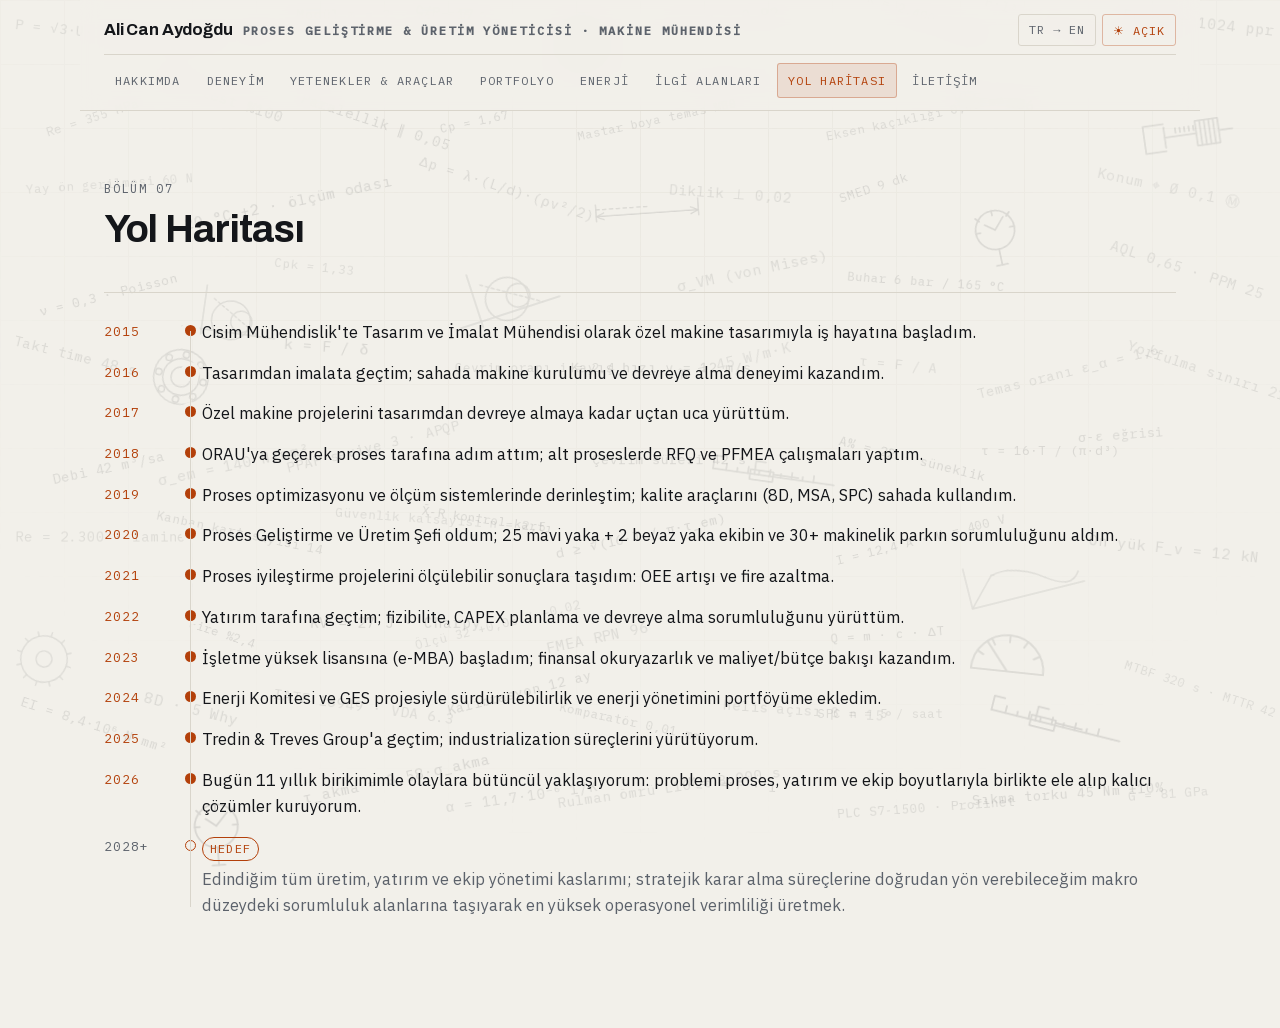
<file: yol-haritasi/index.html>
<!DOCTYPE html><!--QjMp_i5V5qfMLW1qhh4m1--><html lang="tr" data-tema="karanlik"><head><meta charSet="utf-8"/><meta name="viewport" content="width=device-width, initial-scale=1"/><link rel="preload" href="/_next/static/media/1a4aa50920b5315c-s.p.woff2" as="font" crossorigin="" type="font/woff2"/><link rel="preload" href="/_next/static/media/23d669af23d19c95-s.p.woff2" as="font" crossorigin="" type="font/woff2"/><link rel="preload" href="/_next/static/media/26d4368bf94c0ec4-s.p.woff2" as="font" crossorigin="" type="font/woff2"/><link rel="preload" href="/_next/static/media/2801417b65625cf5-s.p.woff2" as="font" crossorigin="" type="font/woff2"/><link rel="preload" href="/_next/static/media/92eeb95d069020cc-s.p.woff2" as="font" crossorigin="" type="font/woff2"/><link rel="preload" href="/_next/static/media/98e207f02528a563-s.p.woff2" as="font" crossorigin="" type="font/woff2"/><link rel="preload" href="/_next/static/media/99dcf268bda04fe5-s.p.woff2" as="font" crossorigin="" type="font/woff2"/><link rel="preload" href="/_next/static/media/d3ebbfd689654d3a-s.p.woff2" as="font" crossorigin="" type="font/woff2"/><link rel="stylesheet" href="/_next/static/css/8770392038949a55.css" data-precedence="next"/><link rel="preload" as="script" fetchPriority="low" href="/_next/static/chunks/webpack-0aae440acfa3b4bb.js"/><script src="/_next/static/chunks/4bd1b696-c023c6e3521b1417.js" async=""></script><script src="/_next/static/chunks/255-a7ba4d37dca2f1fa.js" async=""></script><script src="/_next/static/chunks/main-app-0b90527b60f380eb.js" async=""></script><script src="/_next/static/chunks/176-c4a8215ca4d82670.js" async=""></script><script src="/_next/static/chunks/206-5c0bc24a53914f06.js" async=""></script><script src="/_next/static/chunks/app/layout-c74ab268e3fa7f1e.js" async=""></script><script src="/_next/static/chunks/app/not-found-e77cf2601d619c3d.js" async=""></script><script src="/_next/static/chunks/391-8bb4026522bc59e2.js" async=""></script><script src="/_next/static/chunks/app/%5Bbolum%5D/page-a8de9c8fc02e514a.js" async=""></script><meta name="next-size-adjust" content=""/><meta name="theme-color" media="(prefers-color-scheme: dark)" content="#0c0e11"/><meta name="theme-color" media="(prefers-color-scheme: light)" content="#f2f0ea"/><title>Ali Can Aydoğdu — Proses Geliştirme &amp; Üretim Yöneticisi · Makine Mühendisi</title><meta name="description" content="11 yıllık otomotiv deneyimi: proses optimizasyonu, üretim yönetimi ve özel makine tasarımı. Robotik otomasyon hatları, fabrika kurulumları ve güneş enerji santrali projeleri."/><meta name="application-name" content="Ali Can Aydoğdu — CV"/><meta name="author" content="Ali Can Aydoğdu"/><meta name="keywords" content="makine mühendisi,mechanical engineer,proses geliştirme,üretim yönetimi,otomotiv,CAPEX,robotik otomasyon,Bursa,CV,özgeçmiş"/><meta name="robots" content="index, follow"/><meta property="og:title" content="Ali Can Aydoğdu — Proses Geliştirme &amp; Üretim Yöneticisi · Makine Mühendisi"/><meta property="og:description" content="11 yıllık otomotiv deneyimi: proses optimizasyonu, üretim yönetimi ve özel makine tasarımı. Robotik otomasyon hatları, fabrika kurulumları ve güneş enerji santrali projeleri."/><meta property="og:url" content="https://alican-aydogdu.github.io/"/><meta property="og:site_name" content="Ali Can Aydoğdu"/><meta property="og:locale" content="tr_TR"/><meta property="og:image" content="https://alican-aydogdu.github.io/og.jpg"/><meta property="og:image:width" content="1200"/><meta property="og:image:height" content="630"/><meta property="og:image:alt" content="Ali Can Aydoğdu — Proses Geliştirme &amp; Üretim Yöneticisi · Makine Mühendisi"/><meta property="og:locale:alternate" content="en_US"/><meta property="og:type" content="profile"/><meta name="twitter:card" content="summary_large_image"/><meta name="twitter:title" content="Ali Can Aydoğdu — Proses Geliştirme &amp; Üretim Yöneticisi · Makine Mühendisi"/><meta name="twitter:description" content="11 yıllık otomotiv deneyimi: proses optimizasyonu, üretim yönetimi ve özel makine tasarımı. Robotik otomasyon hatları, fabrika kurulumları ve güneş enerji santrali projeleri."/><meta name="twitter:image" content="https://alican-aydogdu.github.io/og.jpg"/><link rel="icon" href="/favicon.svg"/><script src="/_next/static/chunks/polyfills-42372ed130431b0a.js" noModule=""></script></head><body class="__variable_29571e __variable_7dcaba __variable_6cf36b"><div hidden=""><!--$--><!--/$--></div><div class="sembol-katmani" aria-hidden="true"><span class="sembol sembol--genis" style="left:62.6%;top:12.1%;transform:rotate(-12deg) scale(0.8);opacity:0.11399999999999999"><span class="sembol-metin">Eksen kaçıklığı 0,02 mm</span></span><span class="sembol" style="left:87%;top:41.3%;transform:rotate(18deg) scale(0.93);opacity:0.10200000000000001"><span class="sembol-metin">Yorfulma sınırı 210 N/mm²</span></span><span class="sembol sembol--genis" style="left:12.5%;top:2.8%;transform:rotate(-8deg) scale(0.83);opacity:0.132"><span class="sembol-metin">Ra 0,8 · Rz 4</span></span><span class="sembol" style="left:22.8%;top:12.5%;transform:rotate(18deg) scale(0.93);opacity:0.126"><span class="sembol-metin">Paralellik ∥ 0,05</span></span><span class="sembol sembol--genis" style="left:0.5%;top:38.6%;transform:rotate(14deg) scale(0.91);opacity:0.11399999999999999"><span class="sembol-metin">Takt time 48 s</span></span><span class="sembol" style="left:87.4%;top:87.2%;transform:rotate(-4deg) scale(0.82);opacity:0.108"><span class="sembol-metin">G = 81 GPa</span></span><span class="sembol sembol--genis" style="left:30.8%;top:68.4%;transform:rotate(-14deg) scale(0.82);opacity:0.096"><span class="sembol-metin">Ölçü 32 +0,05 / −0,02</span></span><span class="sembol" style="left:23.2%;top:85.6%;transform:rotate(-12deg) scale(0.96);opacity:0.132"><span class="sembol-metin">τ_akma = 0,58·σ_akma</span></span><span class="sembol sembol--genis" style="left:0.5%;top:58.7%;transform:rotate(0deg) scale(0.91);opacity:0.10200000000000001"><span class="sembol-metin">Re = 2.300 · laminer</span></span><span class="sembol" style="left:75.3%;top:40.3%;transform:rotate(-14deg) scale(0.9);opacity:0.10200000000000001"><span class="sembol-metin">Temas oranı ε_α = 1,6</span></span><span class="sembol sembol--genis" style="left:44.7%;top:21.4%;transform:rotate(-4deg) scale(0.8);opacity:0.126"><svg viewBox="0 0 140 30" width="150" height="32" fill="none" stroke="currentColor" stroke-width="1.4" stroke-linecap="round" stroke-linejoin="round"><path d="M10 6 V26"></path><path d="M130 6 V26"></path><path d="M10 20 H130"></path><path d="M19 16 L10 20 L19 24"></path><path d="M121 16 L130 20 L121 24"></path><path d="M10 12 H70" stroke-dasharray="4 4"></path></svg></span><span class="sembol" style="left:85.3%;top:19.9%;transform:rotate(12deg) scale(0.95);opacity:0.096"><span class="sembol-metin">Konum ⌖ Ø 0,1 Ⓜ</span></span><span class="sembol sembol--genis" style="left:33.6%;top:12.5%;transform:rotate(-12deg) scale(0.79);opacity:0.126"><span class="sembol-metin">Cp = 1,67</span></span><span class="sembol" style="left:63.8%;top:88.8%;transform:rotate(-4deg) scale(0.82);opacity:0.12"><span class="sembol-metin">PLC S7-1500 · Profinet</span></span><span class="sembol sembol--genis" style="left:22.1%;top:0.7%;transform:rotate(0deg) scale(0.87);opacity:0.132"><span class="sembol-metin">Modül m = 2 · z₁ = 17</span></span><span class="sembol" style="left:66.4%;top:0.8%;transform:rotate(18deg) scale(0.8);opacity:0.126"><span class="sembol-metin">k = 2.400 W/m²K</span></span><span class="sembol sembol--genis" style="left:14%;top:21.5%;transform:rotate(-12deg) scale(0.97);opacity:0.132"><span class="sembol-metin">20 °C ±2 · ölçüm odası</span></span><span class="sembol" style="left:10.6%;top:58.2%;transform:rotate(12deg) scale(0.82);opacity:0.11399999999999999"><span class="sembol-metin">Kanban kart sayısı 14</span></span><span class="sembol sembol--genis" style="left:34.6%;top:28.5%;transform:rotate(-18deg) scale(0.98);opacity:0.108"><svg viewBox="0 0 120 70" width="120" height="72" fill="none" stroke="currentColor" stroke-width="1.4" stroke-linecap="round" stroke-linejoin="round"><path d="M8 56 H114"></path><path d="M30 6 V62"></path><circle cx="62" cy="42" r="22"></circle><circle cx="74" cy="42" r="12"></circle><path d="M40 20 L96 56" stroke-dasharray="3 3"></path></svg></span><span class="sembol" style="left:45.3%;top:50.1%;transform:rotate(0deg) scale(0.86);opacity:0.126"><span class="sembol-metin">Çevrim süresi 42 s</span></span><span class="sembol sembol--genis" style="left:66.7%;top:39.6%;transform:rotate(6deg) scale(0.88);opacity:0.10200000000000001"><span class="sembol-metin">τ = F / A</span></span><span class="sembol" style="left:74.2%;top:60.5%;transform:rotate(-14deg) scale(0.93);opacity:0.096"><svg viewBox="0 0 140 60" width="140" height="62" fill="none" stroke="currentColor" stroke-width="1.4" stroke-linecap="round" stroke-linejoin="round"><path d="M12 8 V52 H136"></path><path d="M12 52 L40 22"></path><path d="M40 22 C46 21 52 20 58 21"></path><path d="M58 21 C74 24 86 30 96 38"></path><path d="M96 38 C104 44 110 47 116 48"></path><path d="M116 48 C122 49 128 46 132 40"></path><path d="M40 22 H44" stroke-dasharray="3 3"></path></svg></span><span class="sembol sembol--genis" style="left:34%;top:76%;transform:rotate(-14deg) scale(0.88);opacity:0.132"><span class="sembol-metin">Kalibrasyon 12 ay</span></span><span class="sembol" style="left:85.8%;top:76%;transform:rotate(18deg) scale(0.8);opacity:0.10200000000000001"><span class="sembol-metin">MTBF 320 s · MTTR 42 dk</span></span><span class="sembol sembol--genis" style="left:83.7%;top:47.3%;transform:rotate(-4deg) scale(0.86);opacity:0.12"><span class="sembol-metin">σ-ε eğrisi</span></span><span class="sembol" style="left:63.4%;top:59%;transform:rotate(-14deg) scale(0.8);opacity:0.126"><span class="sembol-metin">I = 12,4 A · U = 400 V</span></span><span class="sembol sembol--genis" style="left:75.5%;top:49.1%;transform:rotate(0deg) scale(0.82);opacity:0.126"><span class="sembol-metin">τ = 16·T / (π·d³)</span></span><span class="sembol" style="left:42.6%;top:86.5%;transform:rotate(-8deg) scale(0.91);opacity:0.108"><span class="sembol-metin">Rulman ömrü L10 = 8.000 s</span></span><span class="sembol sembol--genis" style="left:43.2%;top:12.3%;transform:rotate(-12deg) scale(0.78);opacity:0.12"><span class="sembol-metin">Mastar boya temas %80</span></span><span class="sembol" style="left:3.4%;top:51%;transform:rotate(-12deg) scale(0.89);opacity:0.12"><span class="sembol-metin">Debi 42 m³/sa</span></span><span class="sembol sembol--genis" style="left:42.4%;top:69.9%;transform:rotate(-12deg) scale(0.96);opacity:0.108"><span class="sembol-metin">FMEA RPN 96</span></span><span class="sembol" style="left:31.9%;top:20%;transform:rotate(18deg) scale(0.92);opacity:0.12"><span class="sembol-metin">Δp = λ·(L/d)·(ρv²/2)</span></span><span class="sembol sembol--genis" style="left:13.9%;top:69.4%;transform:rotate(18deg) scale(0.78);opacity:0.132"><span class="sembol-metin">Fire %2,4</span></span><span class="sembol" style="left:12%;top:50.7%;transform:rotate(-12deg) scale(0.97);opacity:0.10200000000000001"><span class="sembol-metin">σ_em = 140 N/mm²</span></span><span class="sembol sembol--genis" style="left:0.5%;top:2.6%;transform:rotate(6deg) scale(0.89);opacity:0.108"><span class="sembol-metin">P = √3·U·I·cos φ</span></span><span class="sembol" style="left:53%;top:86.2%;transform:rotate(4deg) scale(0.82);opacity:0.126"><span class="sembol-metin">M_b = F · l</span></span><span class="sembol sembol--genis" style="left:23.9%;top:68.2%;transform:rotate(0deg) scale(0.96);opacity:0.132"><span class="sembol-metin">KV = 27 J · Charpy</span></span><span class="sembol" style="left:62.6%;top:78.3%;transform:rotate(0deg) scale(0.79);opacity:0.108"><span class="sembol-metin">SPC n = 5 / saat</span></span><span class="sembol sembol--genis" style="left:34.1%;top:39.9%;transform:rotate(0deg) scale(0.81);opacity:0.11399999999999999"><span class="sembol-metin">Çevrim oranı i = 2,4</span></span><span class="sembol" style="left:64.8%;top:19.9%;transform:rotate(-18deg) scale(0.8);opacity:0.126"><span class="sembol-metin">SMED 9 dk</span></span><span class="sembol sembol--genis" style="left:55.8%;top:78%;transform:rotate(4deg) scale(0.9);opacity:0.10200000000000001"><span class="sembol-metin">Helis açısı β = 15°</span></span><span class="sembol" style="left:22%;top:37.6%;transform:rotate(4deg) scale(0.96);opacity:0.132"><span class="sembol-metin">k = F / δ</span></span><span class="sembol sembol--genis" style="left:24.4%;top:56.8%;transform:rotate(4deg) scale(0.82);opacity:0.10200000000000001"><span class="sembol-metin">Güvenlik katsayısı n = 2,5</span></span><span class="sembol" style="left:12.5%;top:10%;transform:rotate(18deg) scale(0.96);opacity:0.11399999999999999"><span class="sembol-metin">EOL test %100</span></span><span class="sembol sembol--genis" style="left:13.8%;top:88.4%;transform:rotate(-4deg) scale(0.95);opacity:0.132"><svg viewBox="0 0 60 60" width="80" height="80" fill="none" stroke="currentColor" stroke-width="1.4" stroke-linecap="round" stroke-linejoin="round"><circle cx="30" cy="22" r="17"></circle><path d="M30 5 L30 9"></path><path d="M45 9 L42 12"></path><path d="M15 9 L18 12"></path><path d="M47 22 L43 22"></path><path d="M13 22 L17 22"></path><path d="M30 22 L39 12"></path><path d="M30 22 L22 16"></path><path d="M30 39 V53"></path><path d="M25 53 H35"></path></svg></span><span class="sembol" style="left:2.6%;top:12.1%;transform:rotate(-18deg) scale(0.82);opacity:0.108"><span class="sembol-metin">Re = 355 MPa</span></span><span class="sembol sembol--genis" style="left:76.3%;top:77.4%;transform:rotate(14deg) scale(0.95);opacity:0.132"><svg viewBox="0 0 120 40" width="150" height="50" fill="none" stroke="currentColor" stroke-width="1.4" stroke-linecap="round" stroke-linejoin="round"><path d="M8 22 H112"></path><path d="M20 22 V16"></path><path d="M30 22 V18.5"></path><path d="M40 22 V16"></path><path d="M50 22 V18.5"></path><path d="M60 22 V16"></path><path d="M70 22 V18.5"></path><path d="M80 22 V16"></path><path d="M90 22 V18.5"></path><path d="M100 22 V16"></path><path d="M8 22 V10 H17"></path><path d="M46 22 V10 H55"></path><path d="M42 18 H63 V27 H42 Z"></path><path d="M112 22 H119"></path><path d="M63 20 H86"></path></svg></span><span class="sembol" style="left:31.8%;top:0.5%;transform:rotate(6deg) scale(0.8);opacity:0.132"><span class="sembol-metin">C/P = 6,2</span></span><span class="sembol sembol--genis" style="left:51.9%;top:0.9%;transform:rotate(-4deg) scale(0.94);opacity:0.11399999999999999"><span class="sembol-metin">cos φ = 0,92</span></span><span class="sembol" style="left:63.9%;top:69.5%;transform:rotate(-4deg) scale(0.82);opacity:0.126"><span class="sembol-metin">Q = m · c · ΔT</span></span><span class="sembol sembol--genis" style="left:52.6%;top:29.1%;transform:rotate(-12deg) scale(0.97);opacity:0.108"><span class="sembol-metin">σ_VM (von Mises)</span></span><span class="sembol" style="left:11.1%;top:77.8%;transform:rotate(14deg) scale(0.98);opacity:0.12"><span class="sembol-metin">8D · 5 Why</span></span><span class="sembol sembol--genis" style="left:53.2%;top:8.7%;transform:rotate(0deg) scale(0.82);opacity:0.108"><span class="sembol-metin">σ = M / W</span></span><span class="sembol" style="left:51.9%;top:20.6%;transform:rotate(4deg) scale(0.93);opacity:0.108"><span class="sembol-metin">Diklik ⊥ 0,02</span></span><span class="sembol sembol--genis" style="left:74.8%;top:22.1%;transform:rotate(-12deg) scale(0.86);opacity:0.12"><svg viewBox="0 0 60 60" width="80" height="80" fill="none" stroke="currentColor" stroke-width="1.4" stroke-linecap="round" stroke-linejoin="round"><circle cx="30" cy="22" r="17"></circle><path d="M30 5 L30 9"></path><path d="M45 9 L42 12"></path><path d="M15 9 L18 12"></path><path d="M47 22 L43 22"></path><path d="M13 22 L17 22"></path><path d="M30 22 L39 12"></path><path d="M30 22 L22 16"></path><path d="M30 39 V53"></path><path d="M25 53 H35"></path></svg></span><span class="sembol" style="left:31.5%;top:56.8%;transform:rotate(8deg) scale(0.78);opacity:0.132"><span class="sembol-metin">X̄-R kontrol kartı</span></span><span class="sembol sembol--genis" style="left:75.3%;top:69.1%;transform:rotate(6deg) scale(0.93);opacity:0.10200000000000001"><svg viewBox="0 0 60 40" width="90" height="60" fill="none" stroke="currentColor" stroke-width="1.4" stroke-linecap="round" stroke-linejoin="round"><path d="M4 34 A26 26 0 0 1 56 34"></path><path d="M4 34 H56"></path><path d="M7.5 21.0 L11.8 23.5"></path><path d="M17.0 11.5 L19.5 15.8"></path><path d="M30.0 8.0 L30.0 13.0"></path><path d="M43.0 11.5 L40.5 15.8"></path><path d="M52.5 21.0 L48.2 23.5"></path><path d="M30 34 L14 14"></path></svg></span><span class="sembol" style="left:11.2%;top:37.7%;transform:rotate(14deg) scale(0.96);opacity:0.12"><svg viewBox="0 0 80 80" width="76" height="76" fill="none" stroke="currentColor" stroke-width="1.4" stroke-linecap="round" stroke-linejoin="round"><circle cx="40" cy="40" r="30"></circle><circle cx="40" cy="40" r="20"></circle><circle cx="40" cy="40" r="11"></circle><circle cx="65.0" cy="40.0" r="3.4"></circle><circle cx="57.7" cy="57.7" r="3.4"></circle><circle cx="40.0" cy="65.0" r="3.4"></circle><circle cx="22.3" cy="57.7" r="3.4"></circle><circle cx="15.0" cy="40.0" r="3.4"></circle><circle cx="22.3" cy="22.3" r="3.4"></circle><circle cx="40.0" cy="15.0" r="3.4"></circle><circle cx="57.7" cy="22.3" r="3.4"></circle></svg></span><span class="sembol sembol--genis" style="left:84.8%;top:60%;transform:rotate(6deg) scale(0.96);opacity:0.12"><span class="sembol-metin">Ön yük F_v = 12 kN</span></span><span class="sembol" style="left:74.2%;top:10.2%;transform:rotate(8deg) scale(0.92);opacity:0.12"><span class="sembol-metin">OEE = %86</span></span><span class="sembol sembol--genis" style="left:20.7%;top:77.5%;transform:rotate(8deg) scale(0.92);opacity:0.10200000000000001"><span class="sembol-metin">IATF 16949 · VDA 6.3</span></span><span class="sembol" style="left:86.2%;top:29%;transform:rotate(18deg) scale(0.95);opacity:0.108"><span class="sembol-metin">AQL 0,65 · PPM 25</span></span><span class="sembol sembol--genis" style="left:21.4%;top:48.7%;transform:rotate(-14deg) scale(0.9);opacity:0.108"><span class="sembol-metin">PPAP seviye 3 · APQP</span></span><span class="sembol" style="left:74.9%;top:87.2%;transform:rotate(-4deg) scale(0.88);opacity:0.132"><span class="sembol-metin">Sıkma torku 45 Nm ±10%</span></span><span class="sembol sembol--genis" style="left:87.4%;top:11.8%;transform:rotate(-8deg) scale(0.91);opacity:0.108"><svg viewBox="0 0 120 44" width="150" height="55" fill="none" stroke="currentColor" stroke-width="1.4" stroke-linecap="round" stroke-linejoin="round"><path d="M34 10 H16 V34 H34"></path><path d="M34 13 V31"></path><path d="M34 22 H62"></path><path d="M62 11 H82 V33 H62 Z"></path><path d="M66 11 V33"></path><path d="M70 11 V33"></path><path d="M74 11 V33"></path><path d="M78 11 V33"></path><path d="M82 22 H94"></path><path d="M44 15 V19"></path><path d="M48 15 V19"></path><path d="M52 15 V19"></path><path d="M56 15 V19"></path><path d="M60 15 V19"></path></svg></span><span class="sembol" style="left:64.6%;top:30.3%;transform:rotate(4deg) scale(0.8);opacity:0.132"><span class="sembol-metin">Buhar 6 bar / 165 °C</span></span><span class="sembol sembol--genis" style="left:0.5%;top:19.4%;transform:rotate(-4deg) scale(0.81);opacity:0.096"><span class="sembol-metin">Yay ön gerilmesi 60 N</span></span><span class="sembol" style="left:42.3%;top:58.5%;transform:rotate(-12deg) scale(0.87);opacity:0.126"><span class="sembol-metin">d ≥ ∛(16·T / π·τ_em)</span></span><span class="sembol sembol--genis" style="left:54.3%;top:49.9%;transform:rotate(8deg) scale(0.88);opacity:0.10200000000000001"><svg viewBox="0 0 120 40" width="150" height="50" fill="none" stroke="currentColor" stroke-width="1.4" stroke-linecap="round" stroke-linejoin="round"><path d="M8 22 H112"></path><path d="M20 22 V16"></path><path d="M30 22 V18.5"></path><path d="M40 22 V16"></path><path d="M50 22 V18.5"></path><path d="M60 22 V16"></path><path d="M70 22 V18.5"></path><path d="M80 22 V16"></path><path d="M90 22 V18.5"></path><path d="M100 22 V16"></path><path d="M8 22 V10 H17"></path><path d="M46 22 V10 H55"></path><path d="M42 18 H63 V27 H42 Z"></path><path d="M112 22 H119"></path><path d="M63 20 H86"></path></svg></span><span class="sembol" style="left:0.5%;top:69%;transform:rotate(-12deg) scale(0.94);opacity:0.10200000000000001"><svg viewBox="0 0 80 80" width="76" height="76" fill="none" stroke="currentColor" stroke-width="1.4" stroke-linecap="round" stroke-linejoin="round"><circle cx="40" cy="40" r="26"></circle><circle cx="40" cy="40" r="9"></circle><path d="M66.0 40.0 L71.0 40.0"></path><path d="M62.5 53.0 L66.8 55.5"></path><path d="M53.0 62.5 L55.5 66.8"></path><path d="M40.0 66.0 L40.0 71.0"></path><path d="M27.0 62.5 L24.5 66.8"></path><path d="M17.5 53.0 L13.2 55.5"></path><path d="M14.0 40.0 L9.0 40.0"></path><path d="M17.5 27.0 L13.2 24.5"></path><path d="M27.0 17.5 L24.5 13.2"></path><path d="M40.0 14.0 L40.0 9.0"></path><path d="M53.0 17.5 L55.5 13.2"></path><path d="M62.5 27.0 L66.8 24.5"></path></svg></span><span class="sembol sembol--genis" style="left:0.5%;top:79.6%;transform:rotate(18deg) scale(0.87);opacity:0.12"><span class="sembol-metin">EI = 8,4·10⁶ N·mm²</span></span><span class="sembol" style="left:42.3%;top:79.2%;transform:rotate(12deg) scale(0.81);opacity:0.11399999999999999"><span class="sembol-metin">Komparatör 0,01 mm</span></span><span class="sembol sembol--genis" style="left:1.9%;top:31.8%;transform:rotate(-14deg) scale(0.84);opacity:0.132"><span class="sembol-metin">ν = 0,3 · Poisson</span></span><span class="sembol" style="left:87.4%;top:1.5%;transform:rotate(6deg) scale(0.96);opacity:0.11399999999999999"><span class="sembol-metin">Encoder 1024 ppr</span></span><span class="sembol sembol--genis" style="left:34.3%;top:87.6%;transform:rotate(-8deg) scale(0.93);opacity:0.11399999999999999"><span class="sembol-metin">α = 11,7·10⁻⁶ 1/K</span></span><span class="sembol" style="left:64.3%;top:50%;transform:rotate(14deg) scale(0.84);opacity:0.132"><span class="sembol-metin">A% = 22 · süneklik</span></span><span class="sembol sembol--genis" style="left:43.5%;top:39.9%;transform:rotate(0deg) scale(0.87);opacity:0.126"><span class="sembol-metin">Kayış hızı v = 12 m/s</span></span><span class="sembol" style="left:42.5%;top:0.5%;transform:rotate(4deg) scale(0.96);opacity:0.096"><svg viewBox="0 0 80 80" width="76" height="76" fill="none" stroke="currentColor" stroke-width="1.4" stroke-linecap="round" stroke-linejoin="round"><circle cx="40" cy="40" r="30"></circle><circle cx="40" cy="40" r="20"></circle><circle cx="40" cy="40" r="11"></circle><circle cx="65.0" cy="40.0" r="3.4"></circle><circle cx="57.7" cy="57.7" r="3.4"></circle><circle cx="40.0" cy="65.0" r="3.4"></circle><circle cx="22.3" cy="57.7" r="3.4"></circle><circle cx="15.0" cy="40.0" r="3.4"></circle><circle cx="22.3" cy="22.3" r="3.4"></circle><circle cx="40.0" cy="15.0" r="3.4"></circle><circle cx="57.7" cy="22.3" r="3.4"></circle></svg></span><span class="sembol sembol--genis" style="left:20.7%;top:28.7%;transform:rotate(6deg) scale(0.81);opacity:0.10200000000000001"><span class="sembol-metin">Cpk = 1,33</span></span><span class="sembol" style="left:73.2%;top:0.6%;transform:rotate(18deg) scale(0.87);opacity:0.096"><span class="sembol-metin">δ = F·l³ / (3·E·I)</span></span><span class="sembol sembol--genis" style="left:52.7%;top:39.1%;transform:rotate(-14deg) scale(0.97);opacity:0.096"><span class="sembol-metin">λ = 45 W/m·K</span></span><span class="sembol" style="left:13.3%;top:30.9%;transform:rotate(8deg) scale(0.88);opacity:0.108"><svg viewBox="0 0 120 70" width="120" height="72" fill="none" stroke="currentColor" stroke-width="1.4" stroke-linecap="round" stroke-linejoin="round"><path d="M8 56 H114"></path><path d="M30 6 V62"></path><circle cx="62" cy="42" r="22"></circle><circle cx="74" cy="42" r="12"></circle><path d="M40 20 L96 56" stroke-dasharray="3 3"></path></svg></span></div><div class="kabuk"><header class="ustbar"><a class="marka" href="/">Ali Can Aydoğdu<span>Proses Geliştirme &amp; Üretim Yöneticisi · Makine Mühendisi</span></a><nav class="ust-nav" aria-label="Bölümler"><a data-aktif="0" href="/hakkimda/">Hakkımda</a><a data-aktif="0" href="/deneyim/">Deneyim</a><a data-aktif="0" href="/yetenekler/">Yetenekler &amp; Araçlar</a><a data-aktif="0" href="/portfolyo/">Portfolyo</a><a data-aktif="0" href="/enerji/">Enerji</a><a data-aktif="0" href="/ilgi/">İlgi Alanları</a><a data-aktif="1" href="/yol-haritasi/">Yol Haritası</a><a data-aktif="0" href="/iletisim/">İletişim</a></nav><div class="anahtarlar"><button type="button" class="anahtar" data-acik="0" aria-label="Dili değiştir (TR → EN)">TR → EN</button><button type="button" class="anahtar" data-acik="0" aria-label="Temayı değiştir">☾ Koyu</button></div></header><main><section class="sayfa-giris"><div class="sayfa-basligi"><div><span class="mono">Bölüm<!-- --> <!-- -->07</span><h2>Yol Haritası</h2></div></div><div class="yol"><div class="yol-satir" style="opacity:0;transform:translateY(16px)"><div class="yol-yil mono">2015</div><div class="yol-nokta" aria-hidden="true"></div><div class="yol-metin"><p>Cisim Mühendislik&#x27;te Tasarım ve İmalat Mühendisi olarak özel makine tasarımıyla iş hayatına başladım.</p></div></div><div class="yol-satir" style="opacity:0;transform:translateY(16px)"><div class="yol-yil mono">2016</div><div class="yol-nokta" aria-hidden="true"></div><div class="yol-metin"><p>Tasarımdan imalata geçtim; sahada makine kurulumu ve devreye alma deneyimi kazandım.</p></div></div><div class="yol-satir" style="opacity:0;transform:translateY(16px)"><div class="yol-yil mono">2017</div><div class="yol-nokta" aria-hidden="true"></div><div class="yol-metin"><p>Özel makine projelerini tasarımdan devreye almaya kadar uçtan uca yürüttüm.</p></div></div><div class="yol-satir" style="opacity:0;transform:translateY(16px)"><div class="yol-yil mono">2018</div><div class="yol-nokta" aria-hidden="true"></div><div class="yol-metin"><p>ORAU&#x27;ya geçerek proses tarafına adım attım; alt proseslerde RFQ ve PFMEA çalışmaları yaptım.</p></div></div><div class="yol-satir" style="opacity:0;transform:translateY(16px)"><div class="yol-yil mono">2019</div><div class="yol-nokta" aria-hidden="true"></div><div class="yol-metin"><p>Proses optimizasyonu ve ölçüm sistemlerinde derinleştim; kalite araçlarını (8D, MSA, SPC) sahada kullandım.</p></div></div><div class="yol-satir" style="opacity:0;transform:translateY(16px)"><div class="yol-yil mono">2020</div><div class="yol-nokta" aria-hidden="true"></div><div class="yol-metin"><p>Proses Geliştirme ve Üretim Şefi oldum; 25 mavi yaka + 2 beyaz yaka ekibin ve 30+ makinelik parkın sorumluluğunu aldım.</p></div></div><div class="yol-satir" style="opacity:0;transform:translateY(16px)"><div class="yol-yil mono">2021</div><div class="yol-nokta" aria-hidden="true"></div><div class="yol-metin"><p>Proses iyileştirme projelerini ölçülebilir sonuçlara taşıdım: OEE artışı ve fire azaltma.</p></div></div><div class="yol-satir" style="opacity:0;transform:translateY(16px)"><div class="yol-yil mono">2022</div><div class="yol-nokta" aria-hidden="true"></div><div class="yol-metin"><p>Yatırım tarafına geçtim; fizibilite, CAPEX planlama ve devreye alma sorumluluğunu yürüttüm.</p></div></div><div class="yol-satir" style="opacity:0;transform:translateY(16px)"><div class="yol-yil mono">2023</div><div class="yol-nokta" aria-hidden="true"></div><div class="yol-metin"><p>İşletme yüksek lisansına (e-MBA) başladım; finansal okuryazarlık ve maliyet/bütçe bakışı kazandım.</p></div></div><div class="yol-satir" style="opacity:0;transform:translateY(16px)"><div class="yol-yil mono">2024</div><div class="yol-nokta" aria-hidden="true"></div><div class="yol-metin"><p>Enerji Komitesi ve GES projesiyle sürdürülebilirlik ve enerji yönetimini portföyüme ekledim.</p></div></div><div class="yol-satir" style="opacity:0;transform:translateY(16px)"><div class="yol-yil mono">2025</div><div class="yol-nokta" aria-hidden="true"></div><div class="yol-metin"><p>Tredin &amp; Treves Group&#x27;a geçtim; industrialization süreçlerini yürütüyorum.</p></div></div><div class="yol-satir" style="opacity:0;transform:translateY(16px)"><div class="yol-yil mono">2026</div><div class="yol-nokta" aria-hidden="true"></div><div class="yol-metin"><p>Bugün 11 yıllık birikimimle olaylara bütüncül yaklaşıyorum: problemi proses, yatırım ve ekip boyutlarıyla birlikte ele alıp kalıcı çözümler kuruyorum.</p></div></div><div class="yol-satir yol-satir--hedef" style="opacity:0;transform:translateY(16px)"><div class="yol-yil mono">2028+</div><div class="yol-nokta" aria-hidden="true"></div><div class="yol-metin"><span class="yol-etiket mono">Hedef</span><p>Edindiğim tüm üretim, yatırım ve ekip yönetimi kaslarımı; stratejik karar alma süreçlerine doğrudan yön verebileceğim makro düzeydeki sorumluluk alanlarına taşıyarak en yüksek operasyonel verimliliği üretmek.</p></div></div></div></section><!--$--><!--/$--></main></div><script src="/_next/static/chunks/webpack-0aae440acfa3b4bb.js" id="_R_" async=""></script><script>(self.__next_f=self.__next_f||[]).push([0])</script><script>self.__next_f.push([1,"1:\"$Sreact.fragment\"\n2:I[206,[\"176\",\"static/chunks/176-c4a8215ca4d82670.js\",\"206\",\"static/chunks/206-5c0bc24a53914f06.js\",\"177\",\"static/chunks/app/layout-c74ab268e3fa7f1e.js\"],\"Saglayici\"]\n49:I[7150,[],\"\"]\n:HL[\"/_next/static/media/1a4aa50920b5315c-s.p.woff2\",\"font\",{\"crossOrigin\":\"\",\"type\":\"font/woff2\"}]\n:HL[\"/_next/static/media/23d669af23d19c95-s.p.woff2\",\"font\",{\"crossOrigin\":\"\",\"type\":\"font/woff2\"}]\n:HL[\"/_next/static/media/26d4368bf94c0ec4-s.p.woff2\",\"font\",{\"crossOrigin\":\"\",\"type\":\"font/woff2\"}]\n:HL[\"/_next/static/media/2801417b65625cf5-s.p.woff2\",\"font\",{\"crossOrigin\":\"\",\"type\":\"font/woff2\"}]\n:HL[\"/_next/static/media/92eeb95d069020cc-s.p.woff2\",\"font\",{\"crossOrigin\":\"\",\"type\":\"font/woff2\"}]\n:HL[\"/_next/static/media/98e207f02528a563-s.p.woff2\",\"font\",{\"crossOrigin\":\"\",\"type\":\"font/woff2\"}]\n:HL[\"/_next/static/media/99dcf268bda04fe5-s.p.woff2\",\"font\",{\"crossOrigin\":\"\",\"type\":\"font/woff2\"}]\n:HL[\"/_next/static/media/d3ebbfd689654d3a-s.p.woff2\",\"font\",{\"crossOrigin\":\"\",\"type\":\"font/woff2\"}]\n:HL[\"/_next/static/css/8770392038949a55.css\",\"style\"]\n"])</script><script>self.__next_f.push([1,"0:{\"P\":null,\"b\":\"QjMp_i5V5qfMLW1qhh4m1\",\"p\":\"\",\"c\":[\"\",\"yol-haritasi\",\"\"],\"i\":false,\"f\":[[[\"\",{\"children\":[[\"bolum\",\"yol-haritasi\",\"d\"],{\"children\":[\"__PAGE__\",{}]}]},\"$undefined\",\"$undefined\",true],[\"\",[\"$\",\"$1\",\"c\",{\"children\":[[[\"$\",\"link\",\"0\",{\"rel\":\"stylesheet\",\"href\":\"/_next/static/css/8770392038949a55.css\",\"precedence\":\"next\",\"crossOrigin\":\"$undefined\",\"nonce\":\"$undefined\"}]],[\"$\",\"html\",null,{\"lang\":\"tr\",\"data-tema\":\"karanlik\",\"suppressHydrationWarning\":true,\"children\":[\"$\",\"body\",null,{\"className\":\"__variable_29571e __variable_7dcaba __variable_6cf36b\",\"children\":[\"$\",\"$L2\",null,{\"children\":[[\"$\",\"div\",null,{\"className\":\"sembol-katmani\",\"aria-hidden\":\"true\",\"children\":[[\"$\",\"span\",\"0\",{\"className\":\"sembol sembol--genis\",\"style\":{\"left\":\"62.6%\",\"top\":\"12.1%\",\"transform\":\"rotate(-12deg) scale(0.8)\",\"opacity\":0.11399999999999999},\"children\":[\"$\",\"span\",null,{\"className\":\"sembol-metin\",\"children\":\"Eksen kaçıklığı 0,02 mm\"}]}],[\"$\",\"span\",\"1\",{\"className\":\"sembol\",\"style\":{\"left\":\"87%\",\"top\":\"41.3%\",\"transform\":\"rotate(18deg) scale(0.93)\",\"opacity\":0.10200000000000001},\"children\":[\"$\",\"span\",null,{\"className\":\"sembol-metin\",\"children\":\"Yorfulma sınırı 210 N/mm²\"}]}],[\"$\",\"span\",\"2\",{\"className\":\"sembol sembol--genis\",\"style\":{\"left\":\"12.5%\",\"top\":\"2.8%\",\"transform\":\"rotate(-8deg) scale(0.83)\",\"opacity\":0.132},\"children\":[\"$\",\"span\",null,{\"className\":\"sembol-metin\",\"children\":\"Ra 0,8 · Rz 4\"}]}],[\"$\",\"span\",\"3\",{\"className\":\"sembol\",\"style\":{\"left\":\"22.8%\",\"top\":\"12.5%\",\"transform\":\"rotate(18deg) scale(0.93)\",\"opacity\":0.126},\"children\":[\"$\",\"span\",null,{\"className\":\"sembol-metin\",\"children\":\"Paralellik ∥ 0,05\"}]}],[\"$\",\"span\",\"4\",{\"className\":\"sembol sembol--genis\",\"style\":{\"left\":\"0.5%\",\"top\":\"38.6%\",\"transform\":\"rotate(14deg) scale(0.91)\",\"opacity\":0.11399999999999999},\"children\":[\"$\",\"span\",null,{\"className\":\"sembol-metin\",\"children\":\"Takt time 48 s\"}]}],[\"$\",\"span\",\"5\",{\"className\":\"sembol\",\"style\":{\"left\":\"87.4%\",\"top\":\"87.2%\",\"transform\":\"rotate(-4deg) scale(0.82)\",\"opacity\":0.108},\"children\":[\"$\",\"span\",null,{\"className\":\"sembol-metin\",\"children\":\"G = 81 GPa\"}]}],[\"$\",\"span\",\"6\",{\"className\":\"sembol sembol--genis\",\"style\":{\"left\":\"30.8%\",\"top\":\"68.4%\",\"transform\":\"rotate(-14deg) scale(0.82)\",\"opacity\":0.096},\"children\":[\"$\",\"span\",null,{\"className\":\"sembol-metin\",\"children\":\"Ölçü 32 +0,05 / −0,02\"}]}],[\"$\",\"span\",\"7\",{\"className\":\"sembol\",\"style\":{\"left\":\"23.2%\",\"top\":\"85.6%\",\"transform\":\"rotate(-12deg) scale(0.96)\",\"opacity\":0.132},\"children\":[\"$\",\"span\",null,{\"className\":\"sembol-metin\",\"children\":\"τ_akma = 0,58·σ_akma\"}]}],[\"$\",\"span\",\"8\",{\"className\":\"sembol sembol--genis\",\"style\":{\"left\":\"0.5%\",\"top\":\"58.7%\",\"transform\":\"rotate(0deg) scale(0.91)\",\"opacity\":0.10200000000000001},\"children\":[\"$\",\"span\",null,{\"className\":\"sembol-metin\",\"children\":\"Re = 2.300 · laminer\"}]}],[\"$\",\"span\",\"9\",{\"className\":\"sembol\",\"style\":{\"left\":\"75.3%\",\"top\":\"40.3%\",\"transform\":\"rotate(-14deg) scale(0.9)\",\"opacity\":0.10200000000000001},\"children\":[\"$\",\"span\",null,{\"className\":\"sembol-metin\",\"children\":\"Temas oranı ε_α = 1,6\"}]}],[\"$\",\"span\",\"10\",{\"className\":\"sembol sembol--genis\",\"style\":{\"left\":\"44.7%\",\"top\":\"21.4%\",\"transform\":\"rotate(-4deg) scale(0.8)\",\"opacity\":0.126},\"children\":[\"$\",\"svg\",null,{\"viewBox\":\"0 0 140 30\",\"width\":\"150\",\"height\":\"32\",\"fill\":\"none\",\"stroke\":\"currentColor\",\"strokeWidth\":1.4,\"strokeLinecap\":\"round\",\"strokeLinejoin\":\"round\",\"children\":[[\"$\",\"path\",null,{\"d\":\"M10 6 V26\"}],[\"$\",\"path\",null,{\"d\":\"M130 6 V26\"}],[\"$\",\"path\",null,{\"d\":\"M10 20 H130\"}],[\"$\",\"path\",null,{\"d\":\"M19 16 L10 20 L19 24\"}],[\"$\",\"path\",null,{\"d\":\"M121 16 L130 20 L121 24\"}],[\"$\",\"path\",null,{\"d\":\"M10 12 H70\",\"strokeDasharray\":\"4 4\"}]]}]}],[\"$\",\"span\",\"11\",{\"className\":\"sembol\",\"style\":{\"left\":\"85.3%\",\"top\":\"19.9%\",\"transform\":\"rotate(12deg) scale(0.95)\",\"opacity\":0.096},\"children\":[\"$\",\"span\",null,{\"className\":\"sembol-metin\",\"children\":\"Konum ⌖ Ø 0,1 Ⓜ\"}]}],[\"$\",\"span\",\"12\",{\"className\":\"sembol sembol--genis\",\"style\":{\"left\":\"33.6%\",\"top\":\"12.5%\",\"transform\":\"rotate(-12deg) scale(0.79)\",\"opacity\":0.126},\"children\":[\"$\",\"span\",null,{\"className\":\"sembol-metin\",\"children\":\"Cp = 1,67\"}]}],[\"$\",\"span\",\"13\",{\"className\":\"sembol\",\"style\":{\"left\":\"63.8%\",\"top\":\"88.8%\",\"transform\":\"rotate(-4deg) scale(0.82)\",\"opacity\":0.12},\"children\":[\"$\",\"span\",null,{\"className\":\"sembol-metin\",\"children\":\"PLC S7-1500 · Profinet\"}]}],[\"$\",\"span\",\"14\",{\"className\":\"sembol sembol--genis\",\"style\":{\"left\":\"22.1%\",\"top\":\"0.7%\",\"transform\":\"rotate(0deg) scale(0.87)\",\"opacity\":0.132},\"children\":[\"$\",\"span\",null,{\"className\":\"sembol-metin\",\"children\":\"Modül m = 2 · z₁ = 17\"}]}],[\"$\",\"span\",\"15\",{\"className\":\"sembol\",\"style\":{\"left\":\"66.4%\",\"top\":\"0.8%\",\"transform\":\"rotate(18deg) scale(0.8)\",\"opacity\":0.126},\"children\":[\"$\",\"span\",null,{\"className\":\"sembol-metin\",\"children\":\"k = 2.400 W/m²K\"}]}],[\"$\",\"span\",\"16\",{\"className\":\"sembol sembol--genis\",\"style\":{\"left\":\"14%\",\"top\":\"21.5%\",\"transform\":\"rotate(-12deg) scale(0.97)\",\"opacity\":0.132},\"children\":\"$L3\"}],\"$L4\",\"$L5\",\"$L6\",\"$L7\",\"$L8\",\"$L9\",\"$La\",\"$Lb\",\"$Lc\",\"$Ld\",\"$Le\",\"$Lf\",\"$L10\",\"$L11\",\"$L12\",\"$L13\",\"$L14\",\"$L15\",\"$L16\",\"$L17\",\"$L18\",\"$L19\",\"$L1a\",\"$L1b\",\"$L1c\",\"$L1d\",\"$L1e\",\"$L1f\",\"$L20\",\"$L21\",\"$L22\",\"$L23\",\"$L24\",\"$L25\",\"$L26\",\"$L27\",\"$L28\",\"$L29\",\"$L2a\",\"$L2b\",\"$L2c\",\"$L2d\",\"$L2e\",\"$L2f\",\"$L30\",\"$L31\",\"$L32\",\"$L33\",\"$L34\",\"$L35\",\"$L36\",\"$L37\",\"$L38\",\"$L39\",\"$L3a\",\"$L3b\",\"$L3c\",\"$L3d\",\"$L3e\",\"$L3f\",\"$L40\",\"$L41\",\"$L42\",\"$L43\",\"$L44\"]}],\"$L45\"]}]}]}]]}],{\"children\":[[\"bolum\",\"yol-haritasi\",\"d\"],\"$L46\",{\"children\":[\"__PAGE__\",\"$L47\",{},null,false]},null,false]},null,false],\"$L48\",false]],\"m\":\"$undefined\",\"G\":[\"$49\",[]],\"s\":false,\"S\":true}\n"])</script><script>self.__next_f.push([1,"4a:I[2373,[\"176\",\"static/chunks/176-c4a8215ca4d82670.js\",\"206\",\"static/chunks/206-5c0bc24a53914f06.js\",\"177\",\"static/chunks/app/layout-c74ab268e3fa7f1e.js\"],\"default\"]\n4b:I[9766,[],\"\"]\n4c:I[8924,[],\"\"]\n4d:I[3293,[\"176\",\"static/chunks/176-c4a8215ca4d82670.js\",\"206\",\"static/chunks/206-5c0bc24a53914f06.js\",\"345\",\"static/chunks/app/not-found-e77cf2601d619c3d.js\"],\"default\"]\n4f:I[4431,[],\"OutletBoundary\"]\n51:I[5278,[],\"AsyncMetadataOutlet\"]\n53:I[4431,[],\"ViewportBoundary\"]\n55:I[4431,[],\"MetadataBoundary\"]\n56:\"$Sreact.suspense\"\n3:[\"$\",\"span\",null,{\"className\":\"sembol-metin\",\"children\":\"20 °C ±2 · ölçüm odası\"}]\n4:[\"$\",\"span\",\"17\",{\"className\":\"sembol\",\"style\":{\"left\":\"10.6%\",\"top\":\"58.2%\",\"transform\":\"rotate(12deg) scale(0.82)\",\"opacity\":0.11399999999999999},\"children\":[\"$\",\"span\",null,{\"className\":\"sembol-metin\",\"children\":\"Kanban kart sayısı 14\"}]}]\n5:[\"$\",\"span\",\"18\",{\"className\":\"sembol sembol--genis\",\"style\":{\"left\":\"34.6%\",\"top\":\"28.5%\",\"transform\":\"rotate(-18deg) scale(0.98)\",\"opacity\":0.108},\"children\":[\"$\",\"svg\",null,{\"viewBox\":\"0 0 120 70\",\"width\":\"120\",\"height\":\"72\",\"fill\":\"none\",\"stroke\":\"currentColor\",\"strokeWidth\":1.4,\"strokeLinecap\":\"round\",\"strokeLinejoin\":\"round\",\"children\":[[\"$\",\"path\",null,{\"d\":\"M8 56 H114\"}],[\"$\",\"path\",null,{\"d\":\"M30 6 V62\"}],[\"$\",\"circle\",null,{\"cx\":\"62\",\"cy\":\"42\",\"r\":\"22\"}],[\"$\",\"circle\",null,{\"cx\":\"74\",\"cy\":\"42\",\"r\":\"12\"}],[\"$\",\"path\",null,{\"d\":\"M40 20 L96 56\",\"strokeDasharray\":\"3 3\"}]]}]}]\n6:[\"$\",\"span\",\"19\",{\"className\":\"sembol\",\"style\":{\"left\":\"45.3%\",\"top\":\"50.1%\",\"transform\":\"rotate(0deg) scale(0.86)\",\"opacity\":0.126},\"children\":[\"$\",\"span\",null,{\"className\":\"sembol-metin\",\"children\":\"Çevrim süresi 42 s\"}]}]\n7:[\"$\",\"span\",\"20\",{\"className\":\"sembol sembol--genis\",\"style\":{\"left\":\"66.7%\",\"top\":\"39.6%\",\"transform\":\"rotate(6deg) scale(0.88)\",\"opacity\":0.10200000000000001},\"children\":[\"$\",\"span\",null,{\"className\":\"sembol-metin\",\"children\":\"τ = F / A\"}]}]\n"])</script><script>self.__next_f.push([1,"8:[\"$\",\"span\",\"21\",{\"className\":\"sembol\",\"style\":{\"left\":\"74.2%\",\"top\":\"60.5%\",\"transform\":\"rotate(-14deg) scale(0.93)\",\"opacity\":0.096},\"children\":[\"$\",\"svg\",null,{\"viewBox\":\"0 0 140 60\",\"width\":\"140\",\"height\":\"62\",\"fill\":\"none\",\"stroke\":\"currentColor\",\"strokeWidth\":1.4,\"strokeLinecap\":\"round\",\"strokeLinejoin\":\"round\",\"children\":[[\"$\",\"path\",null,{\"d\":\"M12 8 V52 H136\"}],[\"$\",\"path\",null,{\"d\":\"M12 52 L40 22\"}],[\"$\",\"path\",null,{\"d\":\"M40 22 C46 21 52 20 58 21\"}],[\"$\",\"path\",null,{\"d\":\"M58 21 C74 24 86 30 96 38\"}],[\"$\",\"path\",null,{\"d\":\"M96 38 C104 44 110 47 116 48\"}],[\"$\",\"path\",null,{\"d\":\"M116 48 C122 49 128 46 132 40\"}],[\"$\",\"path\",null,{\"d\":\"M40 22 H44\",\"strokeDasharray\":\"3 3\"}]]}]}]\n"])</script><script>self.__next_f.push([1,"9:[\"$\",\"span\",\"22\",{\"className\":\"sembol sembol--genis\",\"style\":{\"left\":\"34%\",\"top\":\"76%\",\"transform\":\"rotate(-14deg) scale(0.88)\",\"opacity\":0.132},\"children\":[\"$\",\"span\",null,{\"className\":\"sembol-metin\",\"children\":\"Kalibrasyon 12 ay\"}]}]\na:[\"$\",\"span\",\"23\",{\"className\":\"sembol\",\"style\":{\"left\":\"85.8%\",\"top\":\"76%\",\"transform\":\"rotate(18deg) scale(0.8)\",\"opacity\":0.10200000000000001},\"children\":[\"$\",\"span\",null,{\"className\":\"sembol-metin\",\"children\":\"MTBF 320 s · MTTR 42 dk\"}]}]\nb:[\"$\",\"span\",\"24\",{\"className\":\"sembol sembol--genis\",\"style\":{\"left\":\"83.7%\",\"top\":\"47.3%\",\"transform\":\"rotate(-4deg) scale(0.86)\",\"opacity\":0.12},\"children\":[\"$\",\"span\",null,{\"className\":\"sembol-metin\",\"children\":\"σ-ε eğrisi\"}]}]\nc:[\"$\",\"span\",\"25\",{\"className\":\"sembol\",\"style\":{\"left\":\"63.4%\",\"top\":\"59%\",\"transform\":\"rotate(-14deg) scale(0.8)\",\"opacity\":0.126},\"children\":[\"$\",\"span\",null,{\"className\":\"sembol-metin\",\"children\":\"I = 12,4 A · U = 400 V\"}]}]\nd:[\"$\",\"span\",\"26\",{\"className\":\"sembol sembol--genis\",\"style\":{\"left\":\"75.5%\",\"top\":\"49.1%\",\"transform\":\"rotate(0deg) scale(0.82)\",\"opacity\":0.126},\"children\":[\"$\",\"span\",null,{\"className\":\"sembol-metin\",\"children\":\"τ = 16·T / (π·d³)\"}]}]\ne:[\"$\",\"span\",\"27\",{\"className\":\"sembol\",\"style\":{\"left\":\"42.6%\",\"top\":\"86.5%\",\"transform\":\"rotate(-8deg) scale(0.91)\",\"opacity\":0.108},\"children\":[\"$\",\"span\",null,{\"className\":\"sembol-metin\",\"children\":\"Rulman ömrü L10 = 8.000 s\"}]}]\nf:[\"$\",\"span\",\"28\",{\"className\":\"sembol sembol--genis\",\"style\":{\"left\":\"43.2%\",\"top\":\"12.3%\",\"transform\":\"rotate(-12deg) scale(0.78)\",\"opacity\":0.12},\"children\":[\"$\",\"span\",null,{\"className\":\"sembol-metin\",\"children\":\"Mastar boya temas %80\"}]}]\n10:[\"$\",\"span\",\"29\",{\"className\":\"sembol\",\"style\":{\"left\":\"3.4%\",\"top\":\"51%\",\"transform\":\"rotate(-12deg) scale(0.89)\",\"opacity\":0.12},\"children\":[\"$\",\"span\",null,{\"className\":\"sembol-metin\",\"children\":\"Debi 42 m³/sa\"}]}]\n11:[\"$\",\"span\",\"30\",{\"className\":\"sembol sembol--genis\",\"style\":{\"left\":\"42.4%\",\"top\":\"69.9%\",\"transform\":\"rotate(-12deg) scale(0.96)\",\"opacity\":0.10"])</script><script>self.__next_f.push([1,"8},\"children\":[\"$\",\"span\",null,{\"className\":\"sembol-metin\",\"children\":\"FMEA RPN 96\"}]}]\n12:[\"$\",\"span\",\"31\",{\"className\":\"sembol\",\"style\":{\"left\":\"31.9%\",\"top\":\"20%\",\"transform\":\"rotate(18deg) scale(0.92)\",\"opacity\":0.12},\"children\":[\"$\",\"span\",null,{\"className\":\"sembol-metin\",\"children\":\"Δp = λ·(L/d)·(ρv²/2)\"}]}]\n13:[\"$\",\"span\",\"32\",{\"className\":\"sembol sembol--genis\",\"style\":{\"left\":\"13.9%\",\"top\":\"69.4%\",\"transform\":\"rotate(18deg) scale(0.78)\",\"opacity\":0.132},\"children\":[\"$\",\"span\",null,{\"className\":\"sembol-metin\",\"children\":\"Fire %2,4\"}]}]\n14:[\"$\",\"span\",\"33\",{\"className\":\"sembol\",\"style\":{\"left\":\"12%\",\"top\":\"50.7%\",\"transform\":\"rotate(-12deg) scale(0.97)\",\"opacity\":0.10200000000000001},\"children\":[\"$\",\"span\",null,{\"className\":\"sembol-metin\",\"children\":\"σ_em = 140 N/mm²\"}]}]\n15:[\"$\",\"span\",\"34\",{\"className\":\"sembol sembol--genis\",\"style\":{\"left\":\"0.5%\",\"top\":\"2.6%\",\"transform\":\"rotate(6deg) scale(0.89)\",\"opacity\":0.108},\"children\":[\"$\",\"span\",null,{\"className\":\"sembol-metin\",\"children\":\"P = √3·U·I·cos φ\"}]}]\n16:[\"$\",\"span\",\"35\",{\"className\":\"sembol\",\"style\":{\"left\":\"53%\",\"top\":\"86.2%\",\"transform\":\"rotate(4deg) scale(0.82)\",\"opacity\":0.126},\"children\":[\"$\",\"span\",null,{\"className\":\"sembol-metin\",\"children\":\"M_b = F · l\"}]}]\n17:[\"$\",\"span\",\"36\",{\"className\":\"sembol sembol--genis\",\"style\":{\"left\":\"23.9%\",\"top\":\"68.2%\",\"transform\":\"rotate(0deg) scale(0.96)\",\"opacity\":0.132},\"children\":[\"$\",\"span\",null,{\"className\":\"sembol-metin\",\"children\":\"KV = 27 J · Charpy\"}]}]\n18:[\"$\",\"span\",\"37\",{\"className\":\"sembol\",\"style\":{\"left\":\"62.6%\",\"top\":\"78.3%\",\"transform\":\"rotate(0deg) scale(0.79)\",\"opacity\":0.108},\"children\":[\"$\",\"span\",null,{\"className\":\"sembol-metin\",\"children\":\"SPC n = 5 / saat\"}]}]\n19:[\"$\",\"span\",\"38\",{\"className\":\"sembol sembol--genis\",\"style\":{\"left\":\"34.1%\",\"top\":\"39.9%\",\"transform\":\"rotate(0deg) scale(0.81)\",\"opacity\":0.11399999999999999},\"children\":[\"$\",\"span\",null,{\"className\":\"sembol-metin\",\"children\":\"Çevrim oranı i = 2,4\"}]}]\n1a:[\"$\",\"span\",\"39\",{\"className\":\"sembol\",\"style\":{\"left\""])</script><script>self.__next_f.push([1,":\"64.8%\",\"top\":\"19.9%\",\"transform\":\"rotate(-18deg) scale(0.8)\",\"opacity\":0.126},\"children\":[\"$\",\"span\",null,{\"className\":\"sembol-metin\",\"children\":\"SMED 9 dk\"}]}]\n1b:[\"$\",\"span\",\"40\",{\"className\":\"sembol sembol--genis\",\"style\":{\"left\":\"55.8%\",\"top\":\"78%\",\"transform\":\"rotate(4deg) scale(0.9)\",\"opacity\":0.10200000000000001},\"children\":[\"$\",\"span\",null,{\"className\":\"sembol-metin\",\"children\":\"Helis açısı β = 15°\"}]}]\n1c:[\"$\",\"span\",\"41\",{\"className\":\"sembol\",\"style\":{\"left\":\"22%\",\"top\":\"37.6%\",\"transform\":\"rotate(4deg) scale(0.96)\",\"opacity\":0.132},\"children\":[\"$\",\"span\",null,{\"className\":\"sembol-metin\",\"children\":\"k = F / δ\"}]}]\n1d:[\"$\",\"span\",\"42\",{\"className\":\"sembol sembol--genis\",\"style\":{\"left\":\"24.4%\",\"top\":\"56.8%\",\"transform\":\"rotate(4deg) scale(0.82)\",\"opacity\":0.10200000000000001},\"children\":[\"$\",\"span\",null,{\"className\":\"sembol-metin\",\"children\":\"Güvenlik katsayısı n = 2,5\"}]}]\n1e:[\"$\",\"span\",\"43\",{\"className\":\"sembol\",\"style\":{\"left\":\"12.5%\",\"top\":\"10%\",\"transform\":\"rotate(18deg) scale(0.96)\",\"opacity\":0.11399999999999999},\"children\":[\"$\",\"span\",null,{\"className\":\"sembol-metin\",\"children\":\"EOL test %100\"}]}]\n"])</script><script>self.__next_f.push([1,"1f:[\"$\",\"span\",\"44\",{\"className\":\"sembol sembol--genis\",\"style\":{\"left\":\"13.8%\",\"top\":\"88.4%\",\"transform\":\"rotate(-4deg) scale(0.95)\",\"opacity\":0.132},\"children\":[\"$\",\"svg\",null,{\"viewBox\":\"0 0 60 60\",\"width\":\"80\",\"height\":\"80\",\"fill\":\"none\",\"stroke\":\"currentColor\",\"strokeWidth\":1.4,\"strokeLinecap\":\"round\",\"strokeLinejoin\":\"round\",\"children\":[[\"$\",\"circle\",null,{\"cx\":\"30\",\"cy\":\"22\",\"r\":\"17\"}],[[\"$\",\"path\",\"0\",{\"d\":\"M30 5 L30 9\"}],[\"$\",\"path\",\"1\",{\"d\":\"M45 9 L42 12\"}],[\"$\",\"path\",\"2\",{\"d\":\"M15 9 L18 12\"}],[\"$\",\"path\",\"3\",{\"d\":\"M47 22 L43 22\"}],[\"$\",\"path\",\"4\",{\"d\":\"M13 22 L17 22\"}]],[\"$\",\"path\",null,{\"d\":\"M30 22 L39 12\"}],[\"$\",\"path\",null,{\"d\":\"M30 22 L22 16\"}],[\"$\",\"path\",null,{\"d\":\"M30 39 V53\"}],[\"$\",\"path\",null,{\"d\":\"M25 53 H35\"}]]}]}]\n"])</script><script>self.__next_f.push([1,"20:[\"$\",\"span\",\"45\",{\"className\":\"sembol\",\"style\":{\"left\":\"2.6%\",\"top\":\"12.1%\",\"transform\":\"rotate(-18deg) scale(0.82)\",\"opacity\":0.108},\"children\":[\"$\",\"span\",null,{\"className\":\"sembol-metin\",\"children\":\"Re = 355 MPa\"}]}]\n"])</script><script>self.__next_f.push([1,"21:[\"$\",\"span\",\"46\",{\"className\":\"sembol sembol--genis\",\"style\":{\"left\":\"76.3%\",\"top\":\"77.4%\",\"transform\":\"rotate(14deg) scale(0.95)\",\"opacity\":0.132},\"children\":[\"$\",\"svg\",null,{\"viewBox\":\"0 0 120 40\",\"width\":\"150\",\"height\":\"50\",\"fill\":\"none\",\"stroke\":\"currentColor\",\"strokeWidth\":1.4,\"strokeLinecap\":\"round\",\"strokeLinejoin\":\"round\",\"children\":[[\"$\",\"path\",null,{\"d\":\"M8 22 H112\"}],[[\"$\",\"path\",\"20\",{\"d\":\"M20 22 V16\"}],[\"$\",\"path\",\"30\",{\"d\":\"M30 22 V18.5\"}],[\"$\",\"path\",\"40\",{\"d\":\"M40 22 V16\"}],[\"$\",\"path\",\"50\",{\"d\":\"M50 22 V18.5\"}],[\"$\",\"path\",\"60\",{\"d\":\"M60 22 V16\"}],[\"$\",\"path\",\"70\",{\"d\":\"M70 22 V18.5\"}],[\"$\",\"path\",\"80\",{\"d\":\"M80 22 V16\"}],[\"$\",\"path\",\"90\",{\"d\":\"M90 22 V18.5\"}],[\"$\",\"path\",\"100\",{\"d\":\"M100 22 V16\"}]],[\"$\",\"path\",null,{\"d\":\"M8 22 V10 H17\"}],[\"$\",\"path\",null,{\"d\":\"M46 22 V10 H55\"}],[\"$\",\"path\",null,{\"d\":\"M42 18 H63 V27 H42 Z\"}],[\"$\",\"path\",null,{\"d\":\"M112 22 H119\"}],[\"$\",\"path\",null,{\"d\":\"M63 20 H86\"}]]}]}]\n"])</script><script>self.__next_f.push([1,"22:[\"$\",\"span\",\"47\",{\"className\":\"sembol\",\"style\":{\"left\":\"31.8%\",\"top\":\"0.5%\",\"transform\":\"rotate(6deg) scale(0.8)\",\"opacity\":0.132},\"children\":[\"$\",\"span\",null,{\"className\":\"sembol-metin\",\"children\":\"C/P = 6,2\"}]}]\n23:[\"$\",\"span\",\"48\",{\"className\":\"sembol sembol--genis\",\"style\":{\"left\":\"51.9%\",\"top\":\"0.9%\",\"transform\":\"rotate(-4deg) scale(0.94)\",\"opacity\":0.11399999999999999},\"children\":[\"$\",\"span\",null,{\"className\":\"sembol-metin\",\"children\":\"cos φ = 0,92\"}]}]\n24:[\"$\",\"span\",\"49\",{\"className\":\"sembol\",\"style\":{\"left\":\"63.9%\",\"top\":\"69.5%\",\"transform\":\"rotate(-4deg) scale(0.82)\",\"opacity\":0.126},\"children\":[\"$\",\"span\",null,{\"className\":\"sembol-metin\",\"children\":\"Q = m · c · ΔT\"}]}]\n25:[\"$\",\"span\",\"50\",{\"className\":\"sembol sembol--genis\",\"style\":{\"left\":\"52.6%\",\"top\":\"29.1%\",\"transform\":\"rotate(-12deg) scale(0.97)\",\"opacity\":0.108},\"children\":[\"$\",\"span\",null,{\"className\":\"sembol-metin\",\"children\":\"σ_VM (von Mises)\"}]}]\n26:[\"$\",\"span\",\"51\",{\"className\":\"sembol\",\"style\":{\"left\":\"11.1%\",\"top\":\"77.8%\",\"transform\":\"rotate(14deg) scale(0.98)\",\"opacity\":0.12},\"children\":[\"$\",\"span\",null,{\"className\":\"sembol-metin\",\"children\":\"8D · 5 Why\"}]}]\n27:[\"$\",\"span\",\"52\",{\"className\":\"sembol sembol--genis\",\"style\":{\"left\":\"53.2%\",\"top\":\"8.7%\",\"transform\":\"rotate(0deg) scale(0.82)\",\"opacity\":0.108},\"children\":[\"$\",\"span\",null,{\"className\":\"sembol-metin\",\"children\":\"σ = M / W\"}]}]\n28:[\"$\",\"span\",\"53\",{\"className\":\"sembol\",\"style\":{\"left\":\"51.9%\",\"top\":\"20.6%\",\"transform\":\"rotate(4deg) scale(0.93)\",\"opacity\":0.108},\"children\":[\"$\",\"span\",null,{\"className\":\"sembol-metin\",\"children\":\"Diklik ⊥ 0,02\"}]}]\n"])</script><script>self.__next_f.push([1,"29:[\"$\",\"span\",\"54\",{\"className\":\"sembol sembol--genis\",\"style\":{\"left\":\"74.8%\",\"top\":\"22.1%\",\"transform\":\"rotate(-12deg) scale(0.86)\",\"opacity\":0.12},\"children\":[\"$\",\"svg\",null,{\"viewBox\":\"0 0 60 60\",\"width\":\"80\",\"height\":\"80\",\"fill\":\"none\",\"stroke\":\"currentColor\",\"strokeWidth\":1.4,\"strokeLinecap\":\"round\",\"strokeLinejoin\":\"round\",\"children\":[[\"$\",\"circle\",null,{\"cx\":\"30\",\"cy\":\"22\",\"r\":\"17\"}],[[\"$\",\"path\",\"0\",{\"d\":\"M30 5 L30 9\"}],[\"$\",\"path\",\"1\",{\"d\":\"M45 9 L42 12\"}],[\"$\",\"path\",\"2\",{\"d\":\"M15 9 L18 12\"}],[\"$\",\"path\",\"3\",{\"d\":\"M47 22 L43 22\"}],[\"$\",\"path\",\"4\",{\"d\":\"M13 22 L17 22\"}]],[\"$\",\"path\",null,{\"d\":\"M30 22 L39 12\"}],[\"$\",\"path\",null,{\"d\":\"M30 22 L22 16\"}],[\"$\",\"path\",null,{\"d\":\"M30 39 V53\"}],[\"$\",\"path\",null,{\"d\":\"M25 53 H35\"}]]}]}]\n"])</script><script>self.__next_f.push([1,"2a:[\"$\",\"span\",\"55\",{\"className\":\"sembol\",\"style\":{\"left\":\"31.5%\",\"top\":\"56.8%\",\"transform\":\"rotate(8deg) scale(0.78)\",\"opacity\":0.132},\"children\":[\"$\",\"span\",null,{\"className\":\"sembol-metin\",\"children\":\"X̄-R kontrol kartı\"}]}]\n"])</script><script>self.__next_f.push([1,"2b:[\"$\",\"span\",\"56\",{\"className\":\"sembol sembol--genis\",\"style\":{\"left\":\"75.3%\",\"top\":\"69.1%\",\"transform\":\"rotate(6deg) scale(0.93)\",\"opacity\":0.10200000000000001},\"children\":[\"$\",\"svg\",null,{\"viewBox\":\"0 0 60 40\",\"width\":\"90\",\"height\":\"60\",\"fill\":\"none\",\"stroke\":\"currentColor\",\"strokeWidth\":1.4,\"strokeLinecap\":\"round\",\"strokeLinejoin\":\"round\",\"children\":[[\"$\",\"path\",null,{\"d\":\"M4 34 A26 26 0 0 1 56 34\"}],[\"$\",\"path\",null,{\"d\":\"M4 34 H56\"}],[[\"$\",\"path\",\"30\",{\"d\":\"M7.5 21.0 L11.8 23.5\"}],[\"$\",\"path\",\"60\",{\"d\":\"M17.0 11.5 L19.5 15.8\"}],[\"$\",\"path\",\"90\",{\"d\":\"M30.0 8.0 L30.0 13.0\"}],[\"$\",\"path\",\"120\",{\"d\":\"M43.0 11.5 L40.5 15.8\"}],[\"$\",\"path\",\"150\",{\"d\":\"M52.5 21.0 L48.2 23.5\"}]],[\"$\",\"path\",null,{\"d\":\"M30 34 L14 14\"}]]}]}]\n"])</script><script>self.__next_f.push([1,"2c:[\"$\",\"span\",\"57\",{\"className\":\"sembol\",\"style\":{\"left\":\"11.2%\",\"top\":\"37.7%\",\"transform\":\"rotate(14deg) scale(0.96)\",\"opacity\":0.12},\"children\":[\"$\",\"svg\",null,{\"viewBox\":\"0 0 80 80\",\"width\":\"76\",\"height\":\"76\",\"fill\":\"none\",\"stroke\":\"currentColor\",\"strokeWidth\":1.4,\"strokeLinecap\":\"round\",\"strokeLinejoin\":\"round\",\"children\":[[\"$\",\"circle\",null,{\"cx\":\"40\",\"cy\":\"40\",\"r\":\"30\"}],[\"$\",\"circle\",null,{\"cx\":\"40\",\"cy\":\"40\",\"r\":\"20\"}],[\"$\",\"circle\",null,{\"cx\":\"40\",\"cy\":\"40\",\"r\":\"11\"}],[[\"$\",\"circle\",\"0\",{\"cx\":\"65.0\",\"cy\":\"40.0\",\"r\":\"3.4\"}],[\"$\",\"circle\",\"1\",{\"cx\":\"57.7\",\"cy\":\"57.7\",\"r\":\"3.4\"}],[\"$\",\"circle\",\"2\",{\"cx\":\"40.0\",\"cy\":\"65.0\",\"r\":\"3.4\"}],[\"$\",\"circle\",\"3\",{\"cx\":\"22.3\",\"cy\":\"57.7\",\"r\":\"3.4\"}],[\"$\",\"circle\",\"4\",{\"cx\":\"15.0\",\"cy\":\"40.0\",\"r\":\"3.4\"}],[\"$\",\"circle\",\"5\",{\"cx\":\"22.3\",\"cy\":\"22.3\",\"r\":\"3.4\"}],[\"$\",\"circle\",\"6\",{\"cx\":\"40.0\",\"cy\":\"15.0\",\"r\":\"3.4\"}],[\"$\",\"circle\",\"7\",{\"cx\":\"57.7\",\"cy\":\"22.3\",\"r\":\"3.4\"}]]]}]}]\n"])</script><script>self.__next_f.push([1,"2d:[\"$\",\"span\",\"58\",{\"className\":\"sembol sembol--genis\",\"style\":{\"left\":\"84.8%\",\"top\":\"60%\",\"transform\":\"rotate(6deg) scale(0.96)\",\"opacity\":0.12},\"children\":[\"$\",\"span\",null,{\"className\":\"sembol-metin\",\"children\":\"Ön yük F_v = 12 kN\"}]}]\n2e:[\"$\",\"span\",\"59\",{\"className\":\"sembol\",\"style\":{\"left\":\"74.2%\",\"top\":\"10.2%\",\"transform\":\"rotate(8deg) scale(0.92)\",\"opacity\":0.12},\"children\":[\"$\",\"span\",null,{\"className\":\"sembol-metin\",\"children\":\"OEE = %86\"}]}]\n2f:[\"$\",\"span\",\"60\",{\"className\":\"sembol sembol--genis\",\"style\":{\"left\":\"20.7%\",\"top\":\"77.5%\",\"transform\":\"rotate(8deg) scale(0.92)\",\"opacity\":0.10200000000000001},\"children\":[\"$\",\"span\",null,{\"className\":\"sembol-metin\",\"children\":\"IATF 16949 · VDA 6.3\"}]}]\n30:[\"$\",\"span\",\"61\",{\"className\":\"sembol\",\"style\":{\"left\":\"86.2%\",\"top\":\"29%\",\"transform\":\"rotate(18deg) scale(0.95)\",\"opacity\":0.108},\"children\":[\"$\",\"span\",null,{\"className\":\"sembol-metin\",\"children\":\"AQL 0,65 · PPM 25\"}]}]\n31:[\"$\",\"span\",\"62\",{\"className\":\"sembol sembol--genis\",\"style\":{\"left\":\"21.4%\",\"top\":\"48.7%\",\"transform\":\"rotate(-14deg) scale(0.9)\",\"opacity\":0.108},\"children\":[\"$\",\"span\",null,{\"className\":\"sembol-metin\",\"children\":\"PPAP seviye 3 · APQP\"}]}]\n32:[\"$\",\"span\",\"63\",{\"className\":\"sembol\",\"style\":{\"left\":\"74.9%\",\"top\":\"87.2%\",\"transform\":\"rotate(-4deg) scale(0.88)\",\"opacity\":0.132},\"children\":[\"$\",\"span\",null,{\"className\":\"sembol-metin\",\"children\":\"Sıkma torku 45 Nm ±10%\"}]}]\n"])</script><script>self.__next_f.push([1,"33:[\"$\",\"span\",\"64\",{\"className\":\"sembol sembol--genis\",\"style\":{\"left\":\"87.4%\",\"top\":\"11.8%\",\"transform\":\"rotate(-8deg) scale(0.91)\",\"opacity\":0.108},\"children\":[\"$\",\"svg\",null,{\"viewBox\":\"0 0 120 44\",\"width\":\"150\",\"height\":\"55\",\"fill\":\"none\",\"stroke\":\"currentColor\",\"strokeWidth\":1.4,\"strokeLinecap\":\"round\",\"strokeLinejoin\":\"round\",\"children\":[[\"$\",\"path\",null,{\"d\":\"M34 10 H16 V34 H34\"}],[\"$\",\"path\",null,{\"d\":\"M34 13 V31\"}],[\"$\",\"path\",null,{\"d\":\"M34 22 H62\"}],[\"$\",\"path\",null,{\"d\":\"M62 11 H82 V33 H62 Z\"}],[[\"$\",\"path\",\"66\",{\"d\":\"M66 11 V33\"}],[\"$\",\"path\",\"70\",{\"d\":\"M70 11 V33\"}],[\"$\",\"path\",\"74\",{\"d\":\"M74 11 V33\"}],[\"$\",\"path\",\"78\",{\"d\":\"M78 11 V33\"}]],[\"$\",\"path\",null,{\"d\":\"M82 22 H94\"}],[[\"$\",\"path\",\"44\",{\"d\":\"M44 15 V19\"}],[\"$\",\"path\",\"48\",{\"d\":\"M48 15 V19\"}],[\"$\",\"path\",\"52\",{\"d\":\"M52 15 V19\"}],[\"$\",\"path\",\"56\",{\"d\":\"M56 15 V19\"}],[\"$\",\"path\",\"60\",{\"d\":\"M60 15 V19\"}]]]}]}]\n"])</script><script>self.__next_f.push([1,"34:[\"$\",\"span\",\"65\",{\"className\":\"sembol\",\"style\":{\"left\":\"64.6%\",\"top\":\"30.3%\",\"transform\":\"rotate(4deg) scale(0.8)\",\"opacity\":0.132},\"children\":[\"$\",\"span\",null,{\"className\":\"sembol-metin\",\"children\":\"Buhar 6 bar / 165 °C\"}]}]\n35:[\"$\",\"span\",\"66\",{\"className\":\"sembol sembol--genis\",\"style\":{\"left\":\"0.5%\",\"top\":\"19.4%\",\"transform\":\"rotate(-4deg) scale(0.81)\",\"opacity\":0.096},\"children\":[\"$\",\"span\",null,{\"className\":\"sembol-metin\",\"children\":\"Yay ön gerilmesi 60 N\"}]}]\n36:[\"$\",\"span\",\"67\",{\"className\":\"sembol\",\"style\":{\"left\":\"42.3%\",\"top\":\"58.5%\",\"transform\":\"rotate(-12deg) scale(0.87)\",\"opacity\":0.126},\"children\":[\"$\",\"span\",null,{\"className\":\"sembol-metin\",\"children\":\"d ≥ ∛(16·T / π·τ_em)\"}]}]\n"])</script><script>self.__next_f.push([1,"37:[\"$\",\"span\",\"68\",{\"className\":\"sembol sembol--genis\",\"style\":{\"left\":\"54.3%\",\"top\":\"49.9%\",\"transform\":\"rotate(8deg) scale(0.88)\",\"opacity\":0.10200000000000001},\"children\":[\"$\",\"svg\",null,{\"viewBox\":\"0 0 120 40\",\"width\":\"150\",\"height\":\"50\",\"fill\":\"none\",\"stroke\":\"currentColor\",\"strokeWidth\":1.4,\"strokeLinecap\":\"round\",\"strokeLinejoin\":\"round\",\"children\":[[\"$\",\"path\",null,{\"d\":\"M8 22 H112\"}],[[\"$\",\"path\",\"20\",{\"d\":\"M20 22 V16\"}],[\"$\",\"path\",\"30\",{\"d\":\"M30 22 V18.5\"}],[\"$\",\"path\",\"40\",{\"d\":\"M40 22 V16\"}],[\"$\",\"path\",\"50\",{\"d\":\"M50 22 V18.5\"}],[\"$\",\"path\",\"60\",{\"d\":\"M60 22 V16\"}],[\"$\",\"path\",\"70\",{\"d\":\"M70 22 V18.5\"}],[\"$\",\"path\",\"80\",{\"d\":\"M80 22 V16\"}],[\"$\",\"path\",\"90\",{\"d\":\"M90 22 V18.5\"}],[\"$\",\"path\",\"100\",{\"d\":\"M100 22 V16\"}]],[\"$\",\"path\",null,{\"d\":\"M8 22 V10 H17\"}],[\"$\",\"path\",null,{\"d\":\"M46 22 V10 H55\"}],[\"$\",\"path\",null,{\"d\":\"M42 18 H63 V27 H42 Z\"}],[\"$\",\"path\",null,{\"d\":\"M112 22 H119\"}],[\"$\",\"path\",null,{\"d\":\"M63 20 H86\"}]]}]}]\n"])</script><script>self.__next_f.push([1,"38:[\"$\",\"span\",\"69\",{\"className\":\"sembol\",\"style\":{\"left\":\"0.5%\",\"top\":\"69%\",\"transform\":\"rotate(-12deg) scale(0.94)\",\"opacity\":0.10200000000000001},\"children\":[\"$\",\"svg\",null,{\"viewBox\":\"0 0 80 80\",\"width\":\"76\",\"height\":\"76\",\"fill\":\"none\",\"stroke\":\"currentColor\",\"strokeWidth\":1.4,\"strokeLinecap\":\"round\",\"strokeLinejoin\":\"round\",\"children\":[[\"$\",\"circle\",null,{\"cx\":\"40\",\"cy\":\"40\",\"r\":\"26\"}],[\"$\",\"circle\",null,{\"cx\":\"40\",\"cy\":\"40\",\"r\":\"9\"}],[[\"$\",\"path\",\"0\",{\"d\":\"M66.0 40.0 L71.0 40.0\"}],[\"$\",\"path\",\"1\",{\"d\":\"M62.5 53.0 L66.8 55.5\"}],[\"$\",\"path\",\"2\",{\"d\":\"M53.0 62.5 L55.5 66.8\"}],[\"$\",\"path\",\"3\",{\"d\":\"M40.0 66.0 L40.0 71.0\"}],[\"$\",\"path\",\"4\",{\"d\":\"M27.0 62.5 L24.5 66.8\"}],[\"$\",\"path\",\"5\",{\"d\":\"M17.5 53.0 L13.2 55.5\"}],[\"$\",\"path\",\"6\",{\"d\":\"M14.0 40.0 L9.0 40.0\"}],[\"$\",\"path\",\"7\",{\"d\":\"M17.5 27.0 L13.2 24.5\"}],[\"$\",\"path\",\"8\",{\"d\":\"M27.0 17.5 L24.5 13.2\"}],[\"$\",\"path\",\"9\",{\"d\":\"M40.0 14.0 L40.0 9.0\"}],[\"$\",\"path\",\"10\",{\"d\":\"M53.0 17.5 L55.5 13.2\"}],[\"$\",\"path\",\"11\",{\"d\":\"M62.5 27.0 L66.8 24.5\"}]]]}]}]\n"])</script><script>self.__next_f.push([1,"39:[\"$\",\"span\",\"70\",{\"className\":\"sembol sembol--genis\",\"style\":{\"left\":\"0.5%\",\"top\":\"79.6%\",\"transform\":\"rotate(18deg) scale(0.87)\",\"opacity\":0.12},\"children\":[\"$\",\"span\",null,{\"className\":\"sembol-metin\",\"children\":\"EI = 8,4·10⁶ N·mm²\"}]}]\n3a:[\"$\",\"span\",\"71\",{\"className\":\"sembol\",\"style\":{\"left\":\"42.3%\",\"top\":\"79.2%\",\"transform\":\"rotate(12deg) scale(0.81)\",\"opacity\":0.11399999999999999},\"children\":[\"$\",\"span\",null,{\"className\":\"sembol-metin\",\"children\":\"Komparatör 0,01 mm\"}]}]\n3b:[\"$\",\"span\",\"72\",{\"className\":\"sembol sembol--genis\",\"style\":{\"left\":\"1.9%\",\"top\":\"31.8%\",\"transform\":\"rotate(-14deg) scale(0.84)\",\"opacity\":0.132},\"children\":[\"$\",\"span\",null,{\"className\":\"sembol-metin\",\"children\":\"ν = 0,3 · Poisson\"}]}]\n3c:[\"$\",\"span\",\"73\",{\"className\":\"sembol\",\"style\":{\"left\":\"87.4%\",\"top\":\"1.5%\",\"transform\":\"rotate(6deg) scale(0.96)\",\"opacity\":0.11399999999999999},\"children\":[\"$\",\"span\",null,{\"className\":\"sembol-metin\",\"children\":\"Encoder 1024 ppr\"}]}]\n3d:[\"$\",\"span\",\"74\",{\"className\":\"sembol sembol--genis\",\"style\":{\"left\":\"34.3%\",\"top\":\"87.6%\",\"transform\":\"rotate(-8deg) scale(0.93)\",\"opacity\":0.11399999999999999},\"children\":[\"$\",\"span\",null,{\"className\":\"sembol-metin\",\"children\":\"α = 11,7·10⁻⁶ 1/K\"}]}]\n3e:[\"$\",\"span\",\"75\",{\"className\":\"sembol\",\"style\":{\"left\":\"64.3%\",\"top\":\"50%\",\"transform\":\"rotate(14deg) scale(0.84)\",\"opacity\":0.132},\"children\":[\"$\",\"span\",null,{\"className\":\"sembol-metin\",\"children\":\"A% = 22 · süneklik\"}]}]\n3f:[\"$\",\"span\",\"76\",{\"className\":\"sembol sembol--genis\",\"style\":{\"left\":\"43.5%\",\"top\":\"39.9%\",\"transform\":\"rotate(0deg) scale(0.87)\",\"opacity\":0.126},\"children\":[\"$\",\"span\",null,{\"className\":\"sembol-metin\",\"children\":\"Kayış hızı v = 12 m/s\"}]}]\n"])</script><script>self.__next_f.push([1,"40:[\"$\",\"span\",\"77\",{\"className\":\"sembol\",\"style\":{\"left\":\"42.5%\",\"top\":\"0.5%\",\"transform\":\"rotate(4deg) scale(0.96)\",\"opacity\":0.096},\"children\":[\"$\",\"svg\",null,{\"viewBox\":\"0 0 80 80\",\"width\":\"76\",\"height\":\"76\",\"fill\":\"none\",\"stroke\":\"currentColor\",\"strokeWidth\":1.4,\"strokeLinecap\":\"round\",\"strokeLinejoin\":\"round\",\"children\":[[\"$\",\"circle\",null,{\"cx\":\"40\",\"cy\":\"40\",\"r\":\"30\"}],[\"$\",\"circle\",null,{\"cx\":\"40\",\"cy\":\"40\",\"r\":\"20\"}],[\"$\",\"circle\",null,{\"cx\":\"40\",\"cy\":\"40\",\"r\":\"11\"}],[[\"$\",\"circle\",\"0\",{\"cx\":\"65.0\",\"cy\":\"40.0\",\"r\":\"3.4\"}],[\"$\",\"circle\",\"1\",{\"cx\":\"57.7\",\"cy\":\"57.7\",\"r\":\"3.4\"}],[\"$\",\"circle\",\"2\",{\"cx\":\"40.0\",\"cy\":\"65.0\",\"r\":\"3.4\"}],[\"$\",\"circle\",\"3\",{\"cx\":\"22.3\",\"cy\":\"57.7\",\"r\":\"3.4\"}],[\"$\",\"circle\",\"4\",{\"cx\":\"15.0\",\"cy\":\"40.0\",\"r\":\"3.4\"}],[\"$\",\"circle\",\"5\",{\"cx\":\"22.3\",\"cy\":\"22.3\",\"r\":\"3.4\"}],[\"$\",\"circle\",\"6\",{\"cx\":\"40.0\",\"cy\":\"15.0\",\"r\":\"3.4\"}],[\"$\",\"circle\",\"7\",{\"cx\":\"57.7\",\"cy\":\"22.3\",\"r\":\"3.4\"}]]]}]}]\n"])</script><script>self.__next_f.push([1,"41:[\"$\",\"span\",\"78\",{\"className\":\"sembol sembol--genis\",\"style\":{\"left\":\"20.7%\",\"top\":\"28.7%\",\"transform\":\"rotate(6deg) scale(0.81)\",\"opacity\":0.10200000000000001},\"children\":[\"$\",\"span\",null,{\"className\":\"sembol-metin\",\"children\":\"Cpk = 1,33\"}]}]\n42:[\"$\",\"span\",\"79\",{\"className\":\"sembol\",\"style\":{\"left\":\"73.2%\",\"top\":\"0.6%\",\"transform\":\"rotate(18deg) scale(0.87)\",\"opacity\":0.096},\"children\":[\"$\",\"span\",null,{\"className\":\"sembol-metin\",\"children\":\"δ = F·l³ / (3·E·I)\"}]}]\n43:[\"$\",\"span\",\"80\",{\"className\":\"sembol sembol--genis\",\"style\":{\"left\":\"52.7%\",\"top\":\"39.1%\",\"transform\":\"rotate(-14deg) scale(0.97)\",\"opacity\":0.096},\"children\":[\"$\",\"span\",null,{\"className\":\"sembol-metin\",\"children\":\"λ = 45 W/m·K\"}]}]\n44:[\"$\",\"span\",\"81\",{\"className\":\"sembol\",\"style\":{\"left\":\"13.3%\",\"top\":\"30.9%\",\"transform\":\"rotate(8deg) scale(0.88)\",\"opacity\":0.108},\"children\":[\"$\",\"svg\",null,{\"viewBox\":\"0 0 120 70\",\"width\":\"120\",\"height\":\"72\",\"fill\":\"none\",\"stroke\":\"currentColor\",\"strokeWidth\":1.4,\"strokeLinecap\":\"round\",\"strokeLinejoin\":\"round\",\"children\":[[\"$\",\"path\",null,{\"d\":\"M8 56 H114\"}],[\"$\",\"path\",null,{\"d\":\"M30 6 V62\"}],[\"$\",\"circle\",null,{\"cx\":\"62\",\"cy\":\"42\",\"r\":\"22\"}],[\"$\",\"circle\",null,{\"cx\":\"74\",\"cy\":\"42\",\"r\":\"12\"}],[\"$\",\"path\",null,{\"d\":\"M40 20 L96 56\",\"strokeDasharray\":\"3 3\"}]]}]}]\n45:[\"$\",\"div\",null,{\"className\":\"kabuk\",\"children\":[[\"$\",\"$L4a\",null,{}],[\"$\",\"main\",null,{\"children\":[\"$\",\"$L4b\",null,{\"parallelRouterKey\":\"children\",\"error\":\"$undefined\",\"errorStyles\":\"$undefined\",\"errorScripts\":\"$undefined\",\"template\":[\"$\",\"$L4c\",null,{}],\"templateStyles\":\"$undefined\",\"templateScripts\":\"$undefined\",\"notFound\":[[\"$\",\"$L4d\",null,{}],[]],\"forbidden\":\"$undefined\",\"unauthorized\":\"$undefined\"}]}]]}]\n46:[\"$\",\"$1\",\"c\",{\"children\":[null,[\"$\",\"$L4b\",null,{\"parallelRouterKey\":\"children\",\"error\":\"$undefined\",\"errorStyles\":\"$undefined\",\"errorScripts\":\"$undefined\",\"template\":[\"$\",\"$L4c\",null,{}],\"templateStyles\":\"$undefined\",\"templateScripts\":\"$undefined\",\"notFound\":\"$undefined\",\"forbidden\":\"$undefined\",\"unauthorized\":\"$undefined\"}]]}]"])</script><script>self.__next_f.push([1,"\n47:[\"$\",\"$1\",\"c\",{\"children\":[\"$L4e\",null,[\"$\",\"$L4f\",null,{\"children\":[\"$L50\",[\"$\",\"$L51\",null,{\"promise\":\"$@52\"}]]}]]}]\n48:[\"$\",\"$1\",\"h\",{\"children\":[null,[[\"$\",\"$L53\",null,{\"children\":\"$L54\"}],[\"$\",\"meta\",null,{\"name\":\"next-size-adjust\",\"content\":\"\"}]],[\"$\",\"$L55\",null,{\"children\":[\"$\",\"div\",null,{\"hidden\":true,\"children\":[\"$\",\"$56\",null,{\"fallback\":null,\"children\":\"$L57\"}]}]}]]}]\n"])</script><script>self.__next_f.push([1,"58:I[1620,[\"176\",\"static/chunks/176-c4a8215ca4d82670.js\",\"391\",\"static/chunks/391-8bb4026522bc59e2.js\",\"206\",\"static/chunks/206-5c0bc24a53914f06.js\",\"694\",\"static/chunks/app/%5Bbolum%5D/page-a8de9c8fc02e514a.js\"],\"default\"]\n4e:[\"$\",\"$L58\",null,{\"slug\":\"yol-haritasi\"}]\n"])</script><script>self.__next_f.push([1,"54:[[\"$\",\"meta\",\"0\",{\"charSet\":\"utf-8\"}],[\"$\",\"meta\",\"1\",{\"name\":\"viewport\",\"content\":\"width=device-width, initial-scale=1\"}],[\"$\",\"meta\",\"2\",{\"name\":\"theme-color\",\"media\":\"(prefers-color-scheme: dark)\",\"content\":\"#0c0e11\"}],[\"$\",\"meta\",\"3\",{\"name\":\"theme-color\",\"media\":\"(prefers-color-scheme: light)\",\"content\":\"#f2f0ea\"}]]\n50:null\n"])</script><script>self.__next_f.push([1,"59:I[622,[],\"IconMark\"]\n"])</script><script>self.__next_f.push([1,"52:{\"metadata\":[[\"$\",\"title\",\"0\",{\"children\":\"Ali Can Aydoğdu — Proses Geliştirme \u0026 Üretim Yöneticisi · Makine Mühendisi\"}],[\"$\",\"meta\",\"1\",{\"name\":\"description\",\"content\":\"11 yıllık otomotiv deneyimi: proses optimizasyonu, üretim yönetimi ve özel makine tasarımı. Robotik otomasyon hatları, fabrika kurulumları ve güneş enerji santrali projeleri.\"}],[\"$\",\"meta\",\"2\",{\"name\":\"application-name\",\"content\":\"Ali Can Aydoğdu — CV\"}],[\"$\",\"meta\",\"3\",{\"name\":\"author\",\"content\":\"Ali Can Aydoğdu\"}],[\"$\",\"meta\",\"4\",{\"name\":\"keywords\",\"content\":\"makine mühendisi,mechanical engineer,proses geliştirme,üretim yönetimi,otomotiv,CAPEX,robotik otomasyon,Bursa,CV,özgeçmiş\"}],[\"$\",\"meta\",\"5\",{\"name\":\"robots\",\"content\":\"index, follow\"}],[\"$\",\"meta\",\"6\",{\"property\":\"og:title\",\"content\":\"Ali Can Aydoğdu — Proses Geliştirme \u0026 Üretim Yöneticisi · Makine Mühendisi\"}],[\"$\",\"meta\",\"7\",{\"property\":\"og:description\",\"content\":\"11 yıllık otomotiv deneyimi: proses optimizasyonu, üretim yönetimi ve özel makine tasarımı. Robotik otomasyon hatları, fabrika kurulumları ve güneş enerji santrali projeleri.\"}],[\"$\",\"meta\",\"8\",{\"property\":\"og:url\",\"content\":\"https://alican-aydogdu.github.io/\"}],[\"$\",\"meta\",\"9\",{\"property\":\"og:site_name\",\"content\":\"Ali Can Aydoğdu\"}],[\"$\",\"meta\",\"10\",{\"property\":\"og:locale\",\"content\":\"tr_TR\"}],[\"$\",\"meta\",\"11\",{\"property\":\"og:image\",\"content\":\"https://alican-aydogdu.github.io/og.jpg\"}],[\"$\",\"meta\",\"12\",{\"property\":\"og:image:width\",\"content\":\"1200\"}],[\"$\",\"meta\",\"13\",{\"property\":\"og:image:height\",\"content\":\"630\"}],[\"$\",\"meta\",\"14\",{\"property\":\"og:image:alt\",\"content\":\"Ali Can Aydoğdu — Proses Geliştirme \u0026 Üretim Yöneticisi · Makine Mühendisi\"}],[\"$\",\"meta\",\"15\",{\"property\":\"og:locale:alternate\",\"content\":\"en_US\"}],[\"$\",\"meta\",\"16\",{\"property\":\"og:type\",\"content\":\"profile\"}],[\"$\",\"meta\",\"17\",{\"name\":\"twitter:card\",\"content\":\"summary_large_image\"}],[\"$\",\"meta\",\"18\",{\"name\":\"twitter:title\",\"content\":\"Ali Can Aydoğdu — Proses Geliştirme \u0026 Üretim Yöneticisi · Makine Mühendisi\"}],[\"$\",\"meta\",\"19\",{\"name\":\"twitter:description\",\"content\":\"11 yıllık otomotiv deneyimi: proses optimizasyonu, üretim yönetimi ve özel makine tasarımı. Robotik otomasyon hatları, fabrika kurulumları ve güneş enerji santrali projeleri.\"}],[\"$\",\"meta\",\"20\",{\"name\":\"twitter:image\",\"content\":\"https://alican-aydogdu.github.io/og.jpg\"}],[\"$\",\"link\",\"21\",{\"rel\":\"icon\",\"href\":\"/favicon.svg\"}],[\"$\",\"$L59\",\"22\",{}]],\"error\":null,\"digest\":\"$undefined\"}\n"])</script><script>self.__next_f.push([1,"57:\"$52:metadata\"\n"])</script></body></html>
</file>
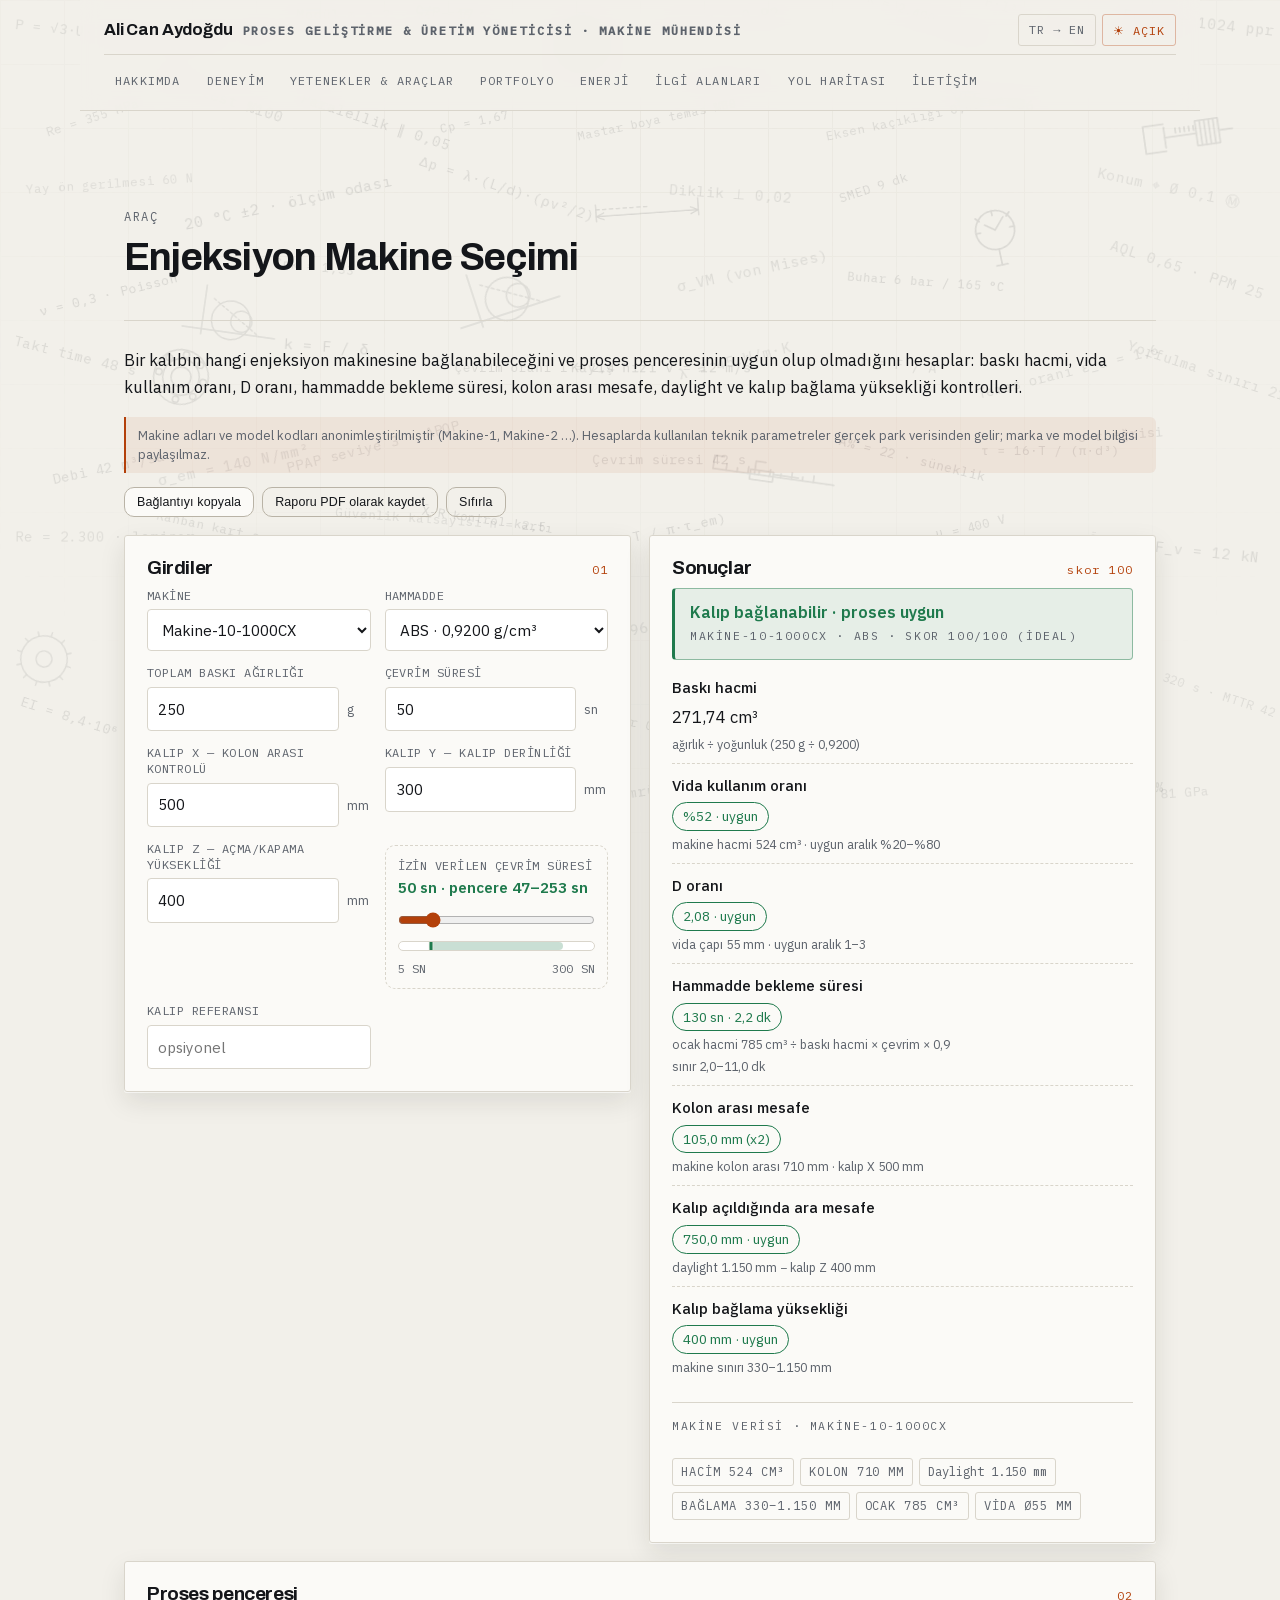
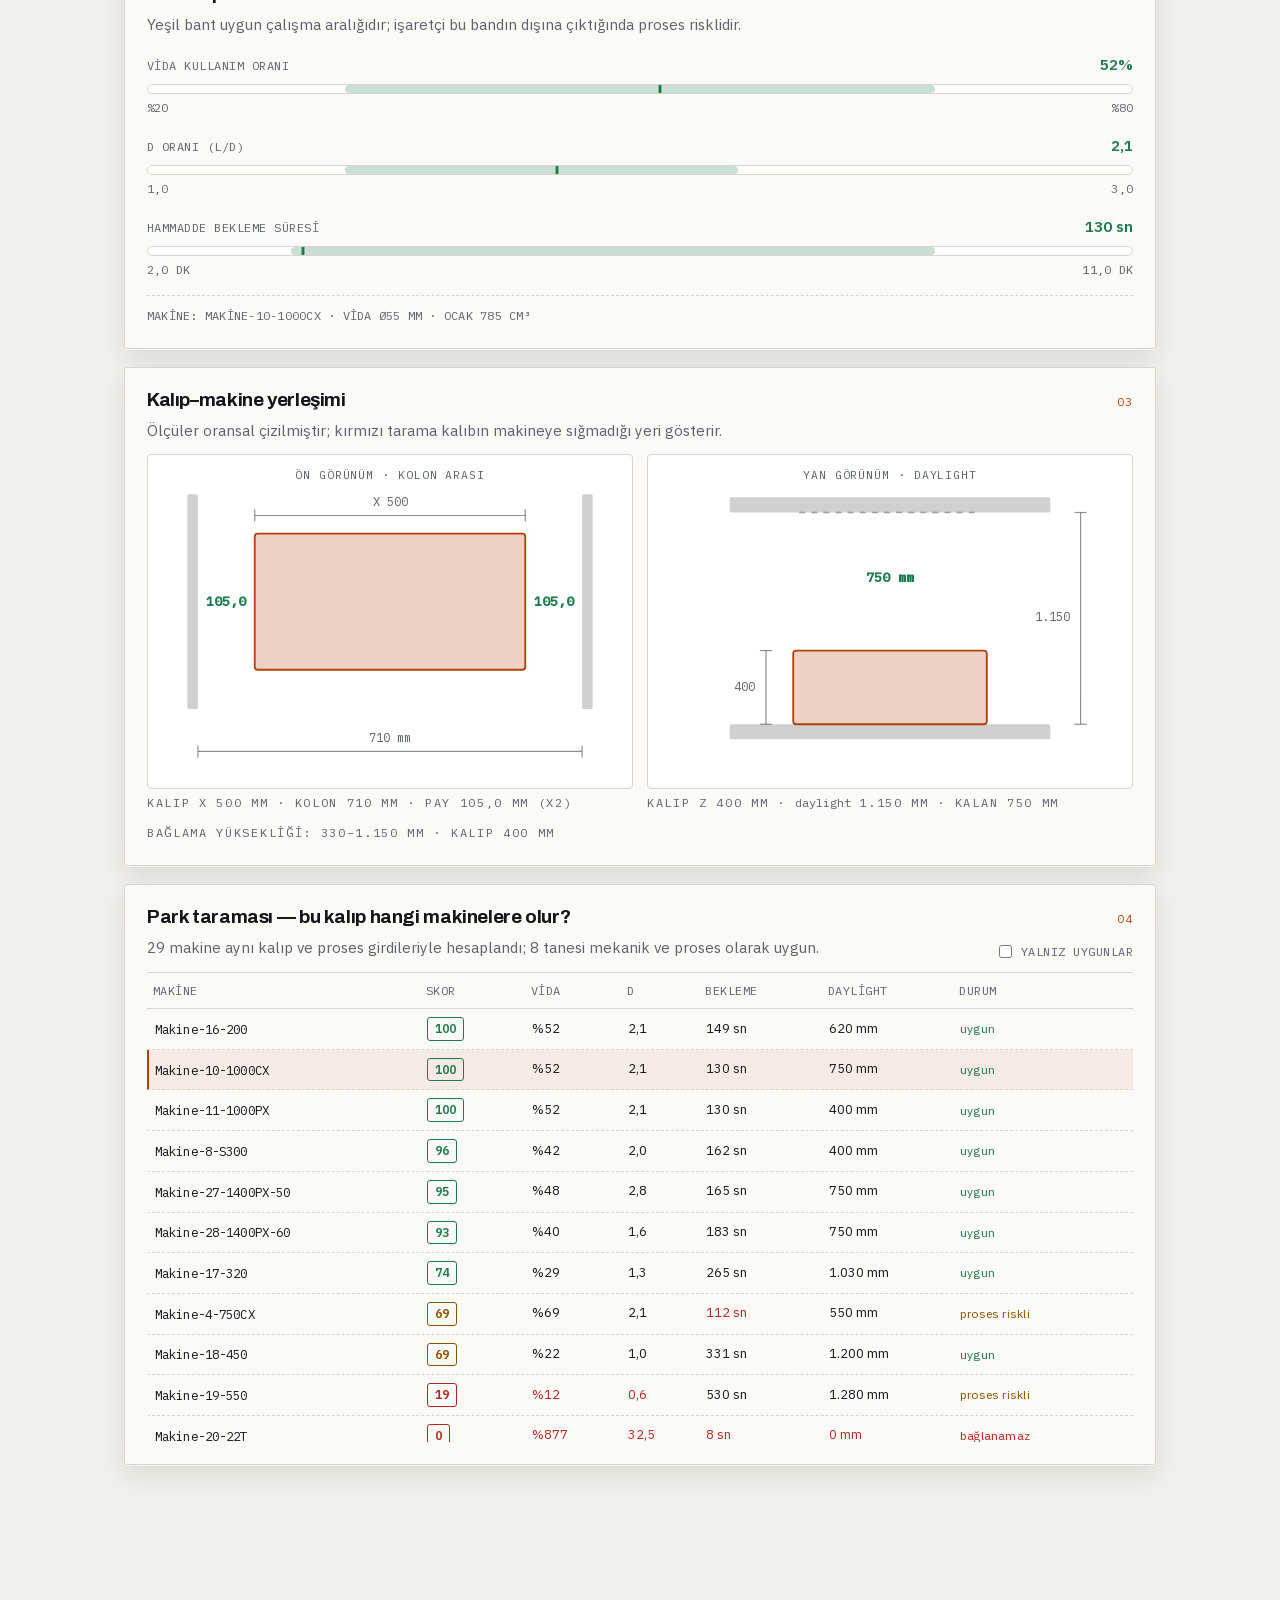
<file: araclar/makine-secimi/index.html>
<!DOCTYPE html><!--QjMp_i5V5qfMLW1qhh4m1--><html lang="tr" data-tema="karanlik"><head><meta charSet="utf-8"/><meta name="viewport" content="width=device-width, initial-scale=1"/><link rel="preload" href="/_next/static/media/1a4aa50920b5315c-s.p.woff2" as="font" crossorigin="" type="font/woff2"/><link rel="preload" href="/_next/static/media/23d669af23d19c95-s.p.woff2" as="font" crossorigin="" type="font/woff2"/><link rel="preload" href="/_next/static/media/26d4368bf94c0ec4-s.p.woff2" as="font" crossorigin="" type="font/woff2"/><link rel="preload" href="/_next/static/media/2801417b65625cf5-s.p.woff2" as="font" crossorigin="" type="font/woff2"/><link rel="preload" href="/_next/static/media/92eeb95d069020cc-s.p.woff2" as="font" crossorigin="" type="font/woff2"/><link rel="preload" href="/_next/static/media/98e207f02528a563-s.p.woff2" as="font" crossorigin="" type="font/woff2"/><link rel="preload" href="/_next/static/media/99dcf268bda04fe5-s.p.woff2" as="font" crossorigin="" type="font/woff2"/><link rel="preload" href="/_next/static/media/d3ebbfd689654d3a-s.p.woff2" as="font" crossorigin="" type="font/woff2"/><link rel="stylesheet" href="/_next/static/css/8770392038949a55.css" data-precedence="next"/><link rel="preload" as="script" fetchPriority="low" href="/_next/static/chunks/webpack-0aae440acfa3b4bb.js"/><script src="/_next/static/chunks/4bd1b696-c023c6e3521b1417.js" async=""></script><script src="/_next/static/chunks/255-a7ba4d37dca2f1fa.js" async=""></script><script src="/_next/static/chunks/main-app-0b90527b60f380eb.js" async=""></script><script src="/_next/static/chunks/176-c4a8215ca4d82670.js" async=""></script><script src="/_next/static/chunks/206-5c0bc24a53914f06.js" async=""></script><script src="/_next/static/chunks/app/layout-c74ab268e3fa7f1e.js" async=""></script><script src="/_next/static/chunks/app/not-found-e77cf2601d619c3d.js" async=""></script><script src="/_next/static/chunks/app/araclar/makine-secimi/page-0419d76a7a5c5fd1.js" async=""></script><meta name="next-size-adjust" content=""/><meta name="theme-color" media="(prefers-color-scheme: dark)" content="#0c0e11"/><meta name="theme-color" media="(prefers-color-scheme: light)" content="#f2f0ea"/><title>Enjeksiyon Makine Seçimi — Ali Can Aydoğdu</title><meta name="description" content="Kalıp–makine uygunluk hesabı: baskı hacmi, vida kullanım oranı, D oranı, hammadde bekleme süresi, kolon arası mesafe, daylight ve kalıp bağlama yüksekliği kontrolleri."/><meta name="application-name" content="Ali Can Aydoğdu — CV"/><meta name="author" content="Ali Can Aydoğdu"/><meta name="keywords" content="makine mühendisi,mechanical engineer,proses geliştirme,üretim yönetimi,otomotiv,CAPEX,robotik otomasyon,Bursa,CV,özgeçmiş"/><meta name="robots" content="index, follow"/><meta property="og:title" content="Ali Can Aydoğdu — Proses Geliştirme &amp; Üretim Yöneticisi · Makine Mühendisi"/><meta property="og:description" content="11 yıllık otomotiv deneyimi: proses optimizasyonu, üretim yönetimi ve özel makine tasarımı. Robotik otomasyon hatları, fabrika kurulumları ve güneş enerji santrali projeleri."/><meta property="og:url" content="https://alican-aydogdu.github.io/"/><meta property="og:site_name" content="Ali Can Aydoğdu"/><meta property="og:locale" content="tr_TR"/><meta property="og:image" content="https://alican-aydogdu.github.io/og.jpg"/><meta property="og:image:width" content="1200"/><meta property="og:image:height" content="630"/><meta property="og:image:alt" content="Ali Can Aydoğdu — Proses Geliştirme &amp; Üretim Yöneticisi · Makine Mühendisi"/><meta property="og:locale:alternate" content="en_US"/><meta property="og:type" content="profile"/><meta name="twitter:card" content="summary_large_image"/><meta name="twitter:title" content="Ali Can Aydoğdu — Proses Geliştirme &amp; Üretim Yöneticisi · Makine Mühendisi"/><meta name="twitter:description" content="11 yıllık otomotiv deneyimi: proses optimizasyonu, üretim yönetimi ve özel makine tasarımı. Robotik otomasyon hatları, fabrika kurulumları ve güneş enerji santrali projeleri."/><meta name="twitter:image" content="https://alican-aydogdu.github.io/og.jpg"/><link rel="icon" href="/favicon.svg"/><script src="/_next/static/chunks/polyfills-42372ed130431b0a.js" noModule=""></script></head><body class="__variable_29571e __variable_7dcaba __variable_6cf36b"><div hidden=""><!--$--><!--/$--></div><div class="sembol-katmani" aria-hidden="true"><span class="sembol sembol--genis" style="left:62.6%;top:12.1%;transform:rotate(-12deg) scale(0.8);opacity:0.11399999999999999"><span class="sembol-metin">Eksen kaçıklığı 0,02 mm</span></span><span class="sembol" style="left:87%;top:41.3%;transform:rotate(18deg) scale(0.93);opacity:0.10200000000000001"><span class="sembol-metin">Yorfulma sınırı 210 N/mm²</span></span><span class="sembol sembol--genis" style="left:12.5%;top:2.8%;transform:rotate(-8deg) scale(0.83);opacity:0.132"><span class="sembol-metin">Ra 0,8 · Rz 4</span></span><span class="sembol" style="left:22.8%;top:12.5%;transform:rotate(18deg) scale(0.93);opacity:0.126"><span class="sembol-metin">Paralellik ∥ 0,05</span></span><span class="sembol sembol--genis" style="left:0.5%;top:38.6%;transform:rotate(14deg) scale(0.91);opacity:0.11399999999999999"><span class="sembol-metin">Takt time 48 s</span></span><span class="sembol" style="left:87.4%;top:87.2%;transform:rotate(-4deg) scale(0.82);opacity:0.108"><span class="sembol-metin">G = 81 GPa</span></span><span class="sembol sembol--genis" style="left:30.8%;top:68.4%;transform:rotate(-14deg) scale(0.82);opacity:0.096"><span class="sembol-metin">Ölçü 32 +0,05 / −0,02</span></span><span class="sembol" style="left:23.2%;top:85.6%;transform:rotate(-12deg) scale(0.96);opacity:0.132"><span class="sembol-metin">τ_akma = 0,58·σ_akma</span></span><span class="sembol sembol--genis" style="left:0.5%;top:58.7%;transform:rotate(0deg) scale(0.91);opacity:0.10200000000000001"><span class="sembol-metin">Re = 2.300 · laminer</span></span><span class="sembol" style="left:75.3%;top:40.3%;transform:rotate(-14deg) scale(0.9);opacity:0.10200000000000001"><span class="sembol-metin">Temas oranı ε_α = 1,6</span></span><span class="sembol sembol--genis" style="left:44.7%;top:21.4%;transform:rotate(-4deg) scale(0.8);opacity:0.126"><svg viewBox="0 0 140 30" width="150" height="32" fill="none" stroke="currentColor" stroke-width="1.4" stroke-linecap="round" stroke-linejoin="round"><path d="M10 6 V26"></path><path d="M130 6 V26"></path><path d="M10 20 H130"></path><path d="M19 16 L10 20 L19 24"></path><path d="M121 16 L130 20 L121 24"></path><path d="M10 12 H70" stroke-dasharray="4 4"></path></svg></span><span class="sembol" style="left:85.3%;top:19.9%;transform:rotate(12deg) scale(0.95);opacity:0.096"><span class="sembol-metin">Konum ⌖ Ø 0,1 Ⓜ</span></span><span class="sembol sembol--genis" style="left:33.6%;top:12.5%;transform:rotate(-12deg) scale(0.79);opacity:0.126"><span class="sembol-metin">Cp = 1,67</span></span><span class="sembol" style="left:63.8%;top:88.8%;transform:rotate(-4deg) scale(0.82);opacity:0.12"><span class="sembol-metin">PLC S7-1500 · Profinet</span></span><span class="sembol sembol--genis" style="left:22.1%;top:0.7%;transform:rotate(0deg) scale(0.87);opacity:0.132"><span class="sembol-metin">Modül m = 2 · z₁ = 17</span></span><span class="sembol" style="left:66.4%;top:0.8%;transform:rotate(18deg) scale(0.8);opacity:0.126"><span class="sembol-metin">k = 2.400 W/m²K</span></span><span class="sembol sembol--genis" style="left:14%;top:21.5%;transform:rotate(-12deg) scale(0.97);opacity:0.132"><span class="sembol-metin">20 °C ±2 · ölçüm odası</span></span><span class="sembol" style="left:10.6%;top:58.2%;transform:rotate(12deg) scale(0.82);opacity:0.11399999999999999"><span class="sembol-metin">Kanban kart sayısı 14</span></span><span class="sembol sembol--genis" style="left:34.6%;top:28.5%;transform:rotate(-18deg) scale(0.98);opacity:0.108"><svg viewBox="0 0 120 70" width="120" height="72" fill="none" stroke="currentColor" stroke-width="1.4" stroke-linecap="round" stroke-linejoin="round"><path d="M8 56 H114"></path><path d="M30 6 V62"></path><circle cx="62" cy="42" r="22"></circle><circle cx="74" cy="42" r="12"></circle><path d="M40 20 L96 56" stroke-dasharray="3 3"></path></svg></span><span class="sembol" style="left:45.3%;top:50.1%;transform:rotate(0deg) scale(0.86);opacity:0.126"><span class="sembol-metin">Çevrim süresi 42 s</span></span><span class="sembol sembol--genis" style="left:66.7%;top:39.6%;transform:rotate(6deg) scale(0.88);opacity:0.10200000000000001"><span class="sembol-metin">τ = F / A</span></span><span class="sembol" style="left:74.2%;top:60.5%;transform:rotate(-14deg) scale(0.93);opacity:0.096"><svg viewBox="0 0 140 60" width="140" height="62" fill="none" stroke="currentColor" stroke-width="1.4" stroke-linecap="round" stroke-linejoin="round"><path d="M12 8 V52 H136"></path><path d="M12 52 L40 22"></path><path d="M40 22 C46 21 52 20 58 21"></path><path d="M58 21 C74 24 86 30 96 38"></path><path d="M96 38 C104 44 110 47 116 48"></path><path d="M116 48 C122 49 128 46 132 40"></path><path d="M40 22 H44" stroke-dasharray="3 3"></path></svg></span><span class="sembol sembol--genis" style="left:34%;top:76%;transform:rotate(-14deg) scale(0.88);opacity:0.132"><span class="sembol-metin">Kalibrasyon 12 ay</span></span><span class="sembol" style="left:85.8%;top:76%;transform:rotate(18deg) scale(0.8);opacity:0.10200000000000001"><span class="sembol-metin">MTBF 320 s · MTTR 42 dk</span></span><span class="sembol sembol--genis" style="left:83.7%;top:47.3%;transform:rotate(-4deg) scale(0.86);opacity:0.12"><span class="sembol-metin">σ-ε eğrisi</span></span><span class="sembol" style="left:63.4%;top:59%;transform:rotate(-14deg) scale(0.8);opacity:0.126"><span class="sembol-metin">I = 12,4 A · U = 400 V</span></span><span class="sembol sembol--genis" style="left:75.5%;top:49.1%;transform:rotate(0deg) scale(0.82);opacity:0.126"><span class="sembol-metin">τ = 16·T / (π·d³)</span></span><span class="sembol" style="left:42.6%;top:86.5%;transform:rotate(-8deg) scale(0.91);opacity:0.108"><span class="sembol-metin">Rulman ömrü L10 = 8.000 s</span></span><span class="sembol sembol--genis" style="left:43.2%;top:12.3%;transform:rotate(-12deg) scale(0.78);opacity:0.12"><span class="sembol-metin">Mastar boya temas %80</span></span><span class="sembol" style="left:3.4%;top:51%;transform:rotate(-12deg) scale(0.89);opacity:0.12"><span class="sembol-metin">Debi 42 m³/sa</span></span><span class="sembol sembol--genis" style="left:42.4%;top:69.9%;transform:rotate(-12deg) scale(0.96);opacity:0.108"><span class="sembol-metin">FMEA RPN 96</span></span><span class="sembol" style="left:31.9%;top:20%;transform:rotate(18deg) scale(0.92);opacity:0.12"><span class="sembol-metin">Δp = λ·(L/d)·(ρv²/2)</span></span><span class="sembol sembol--genis" style="left:13.9%;top:69.4%;transform:rotate(18deg) scale(0.78);opacity:0.132"><span class="sembol-metin">Fire %2,4</span></span><span class="sembol" style="left:12%;top:50.7%;transform:rotate(-12deg) scale(0.97);opacity:0.10200000000000001"><span class="sembol-metin">σ_em = 140 N/mm²</span></span><span class="sembol sembol--genis" style="left:0.5%;top:2.6%;transform:rotate(6deg) scale(0.89);opacity:0.108"><span class="sembol-metin">P = √3·U·I·cos φ</span></span><span class="sembol" style="left:53%;top:86.2%;transform:rotate(4deg) scale(0.82);opacity:0.126"><span class="sembol-metin">M_b = F · l</span></span><span class="sembol sembol--genis" style="left:23.9%;top:68.2%;transform:rotate(0deg) scale(0.96);opacity:0.132"><span class="sembol-metin">KV = 27 J · Charpy</span></span><span class="sembol" style="left:62.6%;top:78.3%;transform:rotate(0deg) scale(0.79);opacity:0.108"><span class="sembol-metin">SPC n = 5 / saat</span></span><span class="sembol sembol--genis" style="left:34.1%;top:39.9%;transform:rotate(0deg) scale(0.81);opacity:0.11399999999999999"><span class="sembol-metin">Çevrim oranı i = 2,4</span></span><span class="sembol" style="left:64.8%;top:19.9%;transform:rotate(-18deg) scale(0.8);opacity:0.126"><span class="sembol-metin">SMED 9 dk</span></span><span class="sembol sembol--genis" style="left:55.8%;top:78%;transform:rotate(4deg) scale(0.9);opacity:0.10200000000000001"><span class="sembol-metin">Helis açısı β = 15°</span></span><span class="sembol" style="left:22%;top:37.6%;transform:rotate(4deg) scale(0.96);opacity:0.132"><span class="sembol-metin">k = F / δ</span></span><span class="sembol sembol--genis" style="left:24.4%;top:56.8%;transform:rotate(4deg) scale(0.82);opacity:0.10200000000000001"><span class="sembol-metin">Güvenlik katsayısı n = 2,5</span></span><span class="sembol" style="left:12.5%;top:10%;transform:rotate(18deg) scale(0.96);opacity:0.11399999999999999"><span class="sembol-metin">EOL test %100</span></span><span class="sembol sembol--genis" style="left:13.8%;top:88.4%;transform:rotate(-4deg) scale(0.95);opacity:0.132"><svg viewBox="0 0 60 60" width="80" height="80" fill="none" stroke="currentColor" stroke-width="1.4" stroke-linecap="round" stroke-linejoin="round"><circle cx="30" cy="22" r="17"></circle><path d="M30 5 L30 9"></path><path d="M45 9 L42 12"></path><path d="M15 9 L18 12"></path><path d="M47 22 L43 22"></path><path d="M13 22 L17 22"></path><path d="M30 22 L39 12"></path><path d="M30 22 L22 16"></path><path d="M30 39 V53"></path><path d="M25 53 H35"></path></svg></span><span class="sembol" style="left:2.6%;top:12.1%;transform:rotate(-18deg) scale(0.82);opacity:0.108"><span class="sembol-metin">Re = 355 MPa</span></span><span class="sembol sembol--genis" style="left:76.3%;top:77.4%;transform:rotate(14deg) scale(0.95);opacity:0.132"><svg viewBox="0 0 120 40" width="150" height="50" fill="none" stroke="currentColor" stroke-width="1.4" stroke-linecap="round" stroke-linejoin="round"><path d="M8 22 H112"></path><path d="M20 22 V16"></path><path d="M30 22 V18.5"></path><path d="M40 22 V16"></path><path d="M50 22 V18.5"></path><path d="M60 22 V16"></path><path d="M70 22 V18.5"></path><path d="M80 22 V16"></path><path d="M90 22 V18.5"></path><path d="M100 22 V16"></path><path d="M8 22 V10 H17"></path><path d="M46 22 V10 H55"></path><path d="M42 18 H63 V27 H42 Z"></path><path d="M112 22 H119"></path><path d="M63 20 H86"></path></svg></span><span class="sembol" style="left:31.8%;top:0.5%;transform:rotate(6deg) scale(0.8);opacity:0.132"><span class="sembol-metin">C/P = 6,2</span></span><span class="sembol sembol--genis" style="left:51.9%;top:0.9%;transform:rotate(-4deg) scale(0.94);opacity:0.11399999999999999"><span class="sembol-metin">cos φ = 0,92</span></span><span class="sembol" style="left:63.9%;top:69.5%;transform:rotate(-4deg) scale(0.82);opacity:0.126"><span class="sembol-metin">Q = m · c · ΔT</span></span><span class="sembol sembol--genis" style="left:52.6%;top:29.1%;transform:rotate(-12deg) scale(0.97);opacity:0.108"><span class="sembol-metin">σ_VM (von Mises)</span></span><span class="sembol" style="left:11.1%;top:77.8%;transform:rotate(14deg) scale(0.98);opacity:0.12"><span class="sembol-metin">8D · 5 Why</span></span><span class="sembol sembol--genis" style="left:53.2%;top:8.7%;transform:rotate(0deg) scale(0.82);opacity:0.108"><span class="sembol-metin">σ = M / W</span></span><span class="sembol" style="left:51.9%;top:20.6%;transform:rotate(4deg) scale(0.93);opacity:0.108"><span class="sembol-metin">Diklik ⊥ 0,02</span></span><span class="sembol sembol--genis" style="left:74.8%;top:22.1%;transform:rotate(-12deg) scale(0.86);opacity:0.12"><svg viewBox="0 0 60 60" width="80" height="80" fill="none" stroke="currentColor" stroke-width="1.4" stroke-linecap="round" stroke-linejoin="round"><circle cx="30" cy="22" r="17"></circle><path d="M30 5 L30 9"></path><path d="M45 9 L42 12"></path><path d="M15 9 L18 12"></path><path d="M47 22 L43 22"></path><path d="M13 22 L17 22"></path><path d="M30 22 L39 12"></path><path d="M30 22 L22 16"></path><path d="M30 39 V53"></path><path d="M25 53 H35"></path></svg></span><span class="sembol" style="left:31.5%;top:56.8%;transform:rotate(8deg) scale(0.78);opacity:0.132"><span class="sembol-metin">X̄-R kontrol kartı</span></span><span class="sembol sembol--genis" style="left:75.3%;top:69.1%;transform:rotate(6deg) scale(0.93);opacity:0.10200000000000001"><svg viewBox="0 0 60 40" width="90" height="60" fill="none" stroke="currentColor" stroke-width="1.4" stroke-linecap="round" stroke-linejoin="round"><path d="M4 34 A26 26 0 0 1 56 34"></path><path d="M4 34 H56"></path><path d="M7.5 21.0 L11.8 23.5"></path><path d="M17.0 11.5 L19.5 15.8"></path><path d="M30.0 8.0 L30.0 13.0"></path><path d="M43.0 11.5 L40.5 15.8"></path><path d="M52.5 21.0 L48.2 23.5"></path><path d="M30 34 L14 14"></path></svg></span><span class="sembol" style="left:11.2%;top:37.7%;transform:rotate(14deg) scale(0.96);opacity:0.12"><svg viewBox="0 0 80 80" width="76" height="76" fill="none" stroke="currentColor" stroke-width="1.4" stroke-linecap="round" stroke-linejoin="round"><circle cx="40" cy="40" r="30"></circle><circle cx="40" cy="40" r="20"></circle><circle cx="40" cy="40" r="11"></circle><circle cx="65.0" cy="40.0" r="3.4"></circle><circle cx="57.7" cy="57.7" r="3.4"></circle><circle cx="40.0" cy="65.0" r="3.4"></circle><circle cx="22.3" cy="57.7" r="3.4"></circle><circle cx="15.0" cy="40.0" r="3.4"></circle><circle cx="22.3" cy="22.3" r="3.4"></circle><circle cx="40.0" cy="15.0" r="3.4"></circle><circle cx="57.7" cy="22.3" r="3.4"></circle></svg></span><span class="sembol sembol--genis" style="left:84.8%;top:60%;transform:rotate(6deg) scale(0.96);opacity:0.12"><span class="sembol-metin">Ön yük F_v = 12 kN</span></span><span class="sembol" style="left:74.2%;top:10.2%;transform:rotate(8deg) scale(0.92);opacity:0.12"><span class="sembol-metin">OEE = %86</span></span><span class="sembol sembol--genis" style="left:20.7%;top:77.5%;transform:rotate(8deg) scale(0.92);opacity:0.10200000000000001"><span class="sembol-metin">IATF 16949 · VDA 6.3</span></span><span class="sembol" style="left:86.2%;top:29%;transform:rotate(18deg) scale(0.95);opacity:0.108"><span class="sembol-metin">AQL 0,65 · PPM 25</span></span><span class="sembol sembol--genis" style="left:21.4%;top:48.7%;transform:rotate(-14deg) scale(0.9);opacity:0.108"><span class="sembol-metin">PPAP seviye 3 · APQP</span></span><span class="sembol" style="left:74.9%;top:87.2%;transform:rotate(-4deg) scale(0.88);opacity:0.132"><span class="sembol-metin">Sıkma torku 45 Nm ±10%</span></span><span class="sembol sembol--genis" style="left:87.4%;top:11.8%;transform:rotate(-8deg) scale(0.91);opacity:0.108"><svg viewBox="0 0 120 44" width="150" height="55" fill="none" stroke="currentColor" stroke-width="1.4" stroke-linecap="round" stroke-linejoin="round"><path d="M34 10 H16 V34 H34"></path><path d="M34 13 V31"></path><path d="M34 22 H62"></path><path d="M62 11 H82 V33 H62 Z"></path><path d="M66 11 V33"></path><path d="M70 11 V33"></path><path d="M74 11 V33"></path><path d="M78 11 V33"></path><path d="M82 22 H94"></path><path d="M44 15 V19"></path><path d="M48 15 V19"></path><path d="M52 15 V19"></path><path d="M56 15 V19"></path><path d="M60 15 V19"></path></svg></span><span class="sembol" style="left:64.6%;top:30.3%;transform:rotate(4deg) scale(0.8);opacity:0.132"><span class="sembol-metin">Buhar 6 bar / 165 °C</span></span><span class="sembol sembol--genis" style="left:0.5%;top:19.4%;transform:rotate(-4deg) scale(0.81);opacity:0.096"><span class="sembol-metin">Yay ön gerilmesi 60 N</span></span><span class="sembol" style="left:42.3%;top:58.5%;transform:rotate(-12deg) scale(0.87);opacity:0.126"><span class="sembol-metin">d ≥ ∛(16·T / π·τ_em)</span></span><span class="sembol sembol--genis" style="left:54.3%;top:49.9%;transform:rotate(8deg) scale(0.88);opacity:0.10200000000000001"><svg viewBox="0 0 120 40" width="150" height="50" fill="none" stroke="currentColor" stroke-width="1.4" stroke-linecap="round" stroke-linejoin="round"><path d="M8 22 H112"></path><path d="M20 22 V16"></path><path d="M30 22 V18.5"></path><path d="M40 22 V16"></path><path d="M50 22 V18.5"></path><path d="M60 22 V16"></path><path d="M70 22 V18.5"></path><path d="M80 22 V16"></path><path d="M90 22 V18.5"></path><path d="M100 22 V16"></path><path d="M8 22 V10 H17"></path><path d="M46 22 V10 H55"></path><path d="M42 18 H63 V27 H42 Z"></path><path d="M112 22 H119"></path><path d="M63 20 H86"></path></svg></span><span class="sembol" style="left:0.5%;top:69%;transform:rotate(-12deg) scale(0.94);opacity:0.10200000000000001"><svg viewBox="0 0 80 80" width="76" height="76" fill="none" stroke="currentColor" stroke-width="1.4" stroke-linecap="round" stroke-linejoin="round"><circle cx="40" cy="40" r="26"></circle><circle cx="40" cy="40" r="9"></circle><path d="M66.0 40.0 L71.0 40.0"></path><path d="M62.5 53.0 L66.8 55.5"></path><path d="M53.0 62.5 L55.5 66.8"></path><path d="M40.0 66.0 L40.0 71.0"></path><path d="M27.0 62.5 L24.5 66.8"></path><path d="M17.5 53.0 L13.2 55.5"></path><path d="M14.0 40.0 L9.0 40.0"></path><path d="M17.5 27.0 L13.2 24.5"></path><path d="M27.0 17.5 L24.5 13.2"></path><path d="M40.0 14.0 L40.0 9.0"></path><path d="M53.0 17.5 L55.5 13.2"></path><path d="M62.5 27.0 L66.8 24.5"></path></svg></span><span class="sembol sembol--genis" style="left:0.5%;top:79.6%;transform:rotate(18deg) scale(0.87);opacity:0.12"><span class="sembol-metin">EI = 8,4·10⁶ N·mm²</span></span><span class="sembol" style="left:42.3%;top:79.2%;transform:rotate(12deg) scale(0.81);opacity:0.11399999999999999"><span class="sembol-metin">Komparatör 0,01 mm</span></span><span class="sembol sembol--genis" style="left:1.9%;top:31.8%;transform:rotate(-14deg) scale(0.84);opacity:0.132"><span class="sembol-metin">ν = 0,3 · Poisson</span></span><span class="sembol" style="left:87.4%;top:1.5%;transform:rotate(6deg) scale(0.96);opacity:0.11399999999999999"><span class="sembol-metin">Encoder 1024 ppr</span></span><span class="sembol sembol--genis" style="left:34.3%;top:87.6%;transform:rotate(-8deg) scale(0.93);opacity:0.11399999999999999"><span class="sembol-metin">α = 11,7·10⁻⁶ 1/K</span></span><span class="sembol" style="left:64.3%;top:50%;transform:rotate(14deg) scale(0.84);opacity:0.132"><span class="sembol-metin">A% = 22 · süneklik</span></span><span class="sembol sembol--genis" style="left:43.5%;top:39.9%;transform:rotate(0deg) scale(0.87);opacity:0.126"><span class="sembol-metin">Kayış hızı v = 12 m/s</span></span><span class="sembol" style="left:42.5%;top:0.5%;transform:rotate(4deg) scale(0.96);opacity:0.096"><svg viewBox="0 0 80 80" width="76" height="76" fill="none" stroke="currentColor" stroke-width="1.4" stroke-linecap="round" stroke-linejoin="round"><circle cx="40" cy="40" r="30"></circle><circle cx="40" cy="40" r="20"></circle><circle cx="40" cy="40" r="11"></circle><circle cx="65.0" cy="40.0" r="3.4"></circle><circle cx="57.7" cy="57.7" r="3.4"></circle><circle cx="40.0" cy="65.0" r="3.4"></circle><circle cx="22.3" cy="57.7" r="3.4"></circle><circle cx="15.0" cy="40.0" r="3.4"></circle><circle cx="22.3" cy="22.3" r="3.4"></circle><circle cx="40.0" cy="15.0" r="3.4"></circle><circle cx="57.7" cy="22.3" r="3.4"></circle></svg></span><span class="sembol sembol--genis" style="left:20.7%;top:28.7%;transform:rotate(6deg) scale(0.81);opacity:0.10200000000000001"><span class="sembol-metin">Cpk = 1,33</span></span><span class="sembol" style="left:73.2%;top:0.6%;transform:rotate(18deg) scale(0.87);opacity:0.096"><span class="sembol-metin">δ = F·l³ / (3·E·I)</span></span><span class="sembol sembol--genis" style="left:52.7%;top:39.1%;transform:rotate(-14deg) scale(0.97);opacity:0.096"><span class="sembol-metin">λ = 45 W/m·K</span></span><span class="sembol" style="left:13.3%;top:30.9%;transform:rotate(8deg) scale(0.88);opacity:0.108"><svg viewBox="0 0 120 70" width="120" height="72" fill="none" stroke="currentColor" stroke-width="1.4" stroke-linecap="round" stroke-linejoin="round"><path d="M8 56 H114"></path><path d="M30 6 V62"></path><circle cx="62" cy="42" r="22"></circle><circle cx="74" cy="42" r="12"></circle><path d="M40 20 L96 56" stroke-dasharray="3 3"></path></svg></span></div><div class="kabuk"><header class="ustbar"><a class="marka" href="/">Ali Can Aydoğdu<span>Proses Geliştirme &amp; Üretim Yöneticisi · Makine Mühendisi</span></a><nav class="ust-nav" aria-label="Bölümler"><a data-aktif="0" href="/hakkimda/">Hakkımda</a><a data-aktif="0" href="/deneyim/">Deneyim</a><a data-aktif="0" href="/yetenekler/">Yetenekler &amp; Araçlar</a><a data-aktif="0" href="/portfolyo/">Portfolyo</a><a data-aktif="0" href="/enerji/">Enerji</a><a data-aktif="0" href="/ilgi/">İlgi Alanları</a><a data-aktif="0" href="/yol-haritasi/">Yol Haritası</a><a data-aktif="0" href="/iletisim/">İletişim</a></nav><div class="anahtarlar"><button type="button" class="anahtar" data-acik="0" aria-label="Dili değiştir (TR → EN)">TR → EN</button><button type="button" class="anahtar" data-acik="0" aria-label="Temayı değiştir">☾ Koyu</button></div></header><main><section class="ms-kap"><header class="sayfa-basligi"><div><span class="mono">Araç</span><h2>Enjeksiyon Makine Seçimi</h2></div></header><p class="sayfa-giris">Bir kalıbın hangi enjeksiyon makinesine bağlanabileceğini ve proses penceresinin uygun olup olmadığını hesaplar: baskı hacmi, vida kullanım oranı, D oranı, hammadde bekleme süresi, kolon arası mesafe, daylight ve kalıp bağlama yüksekliği kontrolleri.</p><p class="ms-anonim-not">Makine adları ve model kodları anonimleştirilmiştir (Makine-1, Makine-2 …). Hesaplarda kullanılan teknik parametreler gerçek park verisinden gelir; marka ve model bilgisi paylaşılmaz.</p><div class="ms-arac-cubugu"><button type="button" class="dugme dugme--kucuk">Bağlantıyı kopyala</button><button type="button" class="dugme dugme--kucuk dugme--cizgi">Raporu PDF olarak kaydet</button><button type="button" class="dugme dugme--kucuk dugme--cizgi">Sıfırla</button></div><div class="ms-rapor-baslik"><strong>Enjeksiyon makine seçimi raporu<!-- --> — <!-- -->Makine-10-1000CX</strong><span>ABS<!-- --> · <!-- -->28.10.2026<!-- --> ·<!-- --> <!-- -->skor<!-- --> <!-- -->100<!-- -->/100</span></div><div class="ms-izgara"><div class="kart"><div class="kart-baslik"><h3>Girdiler</h3><span class="kod">01</span></div><div class="ms-alanlar"><label class="ms-alan"><span class="mono">Makine</span><select><option value="Makine-1-180CX">Makine-1-180CX</option><option value="Makine-2-180CX">Makine-2-180CX</option><option value="Makine-3-380CX">Makine-3-380CX</option><option value="Makine-4-750CX">Makine-4-750CX</option><option value="Makine-5-S100">Makine-5-S100</option><option value="Makine-6-S150">Makine-6-S150</option><option value="Makine-7-S220">Makine-7-S220</option><option value="Makine-8-S300">Makine-8-S300</option><option value="Makine-9-S300-Q">Makine-9-S300-Q</option><option value="Makine-10-1000CX" selected="">Makine-10-1000CX</option><option value="Makine-11-1000PX">Makine-11-1000PX</option><option value="Makine-12-3000GXCN">Makine-12-3000GXCN</option><option value="Makine-13-4300CX">Makine-13-4300CX</option><option value="Makine-14-4300GX">Makine-14-4300GX</option><option value="Makine-15-120">Makine-15-120</option><option value="Makine-16-200">Makine-16-200</option><option value="Makine-17-320">Makine-17-320</option><option value="Makine-18-450">Makine-18-450</option><option value="Makine-19-550">Makine-19-550</option><option value="Makine-20-22T">Makine-20-22T</option><option value="Makine-21-35T">Makine-21-35T</option><option value="Makine-22-55T">Makine-22-55T</option><option value="Makine-23-55T-i35-25mm">Makine-23-55T-i35-25mm</option><option value="Makine-24-85T-i85-36mm">Makine-24-85T-i85-36mm</option><option value="Makine-25-V100-35mm">Makine-25-V100-35mm</option><option value="Makine-26-VR150T-45mm">Makine-26-VR150T-45mm</option><option value="Makine-27-1400PX-50">Makine-27-1400PX-50</option><option value="Makine-28-1400PX-60">Makine-28-1400PX-60</option><option value="Makine-29-120T-i35-32mm">Makine-29-120T-i35-32mm</option></select></label><label class="ms-alan"><span class="mono">Hammadde</span><select><option value="ABS" selected="">ABS<!-- --> · <!-- -->0,9200<!-- --> g/cm³</option><option value="ABC/PC">ABC/PC<!-- --> · <!-- -->0,9501<!-- --> g/cm³</option><option value="PA 6">PA 6<!-- --> · <!-- -->0,9700<!-- --> g/cm³</option><option value="PA 66">PA 66<!-- --> · <!-- -->0,9600<!-- --> g/cm³</option><option value="PA66 GF 35">PA66 GF 35<!-- --> · <!-- -->1,1501<!-- --> g/cm³</option><option value="PBT">PBT<!-- --> · <!-- -->1,0700<!-- --> g/cm³</option><option value="PBT GF 30">PBT GF 30<!-- --> · <!-- -->1,3600<!-- --> g/cm³</option><option value="PC/PBT">PC/PBT<!-- --> · <!-- -->1,0401<!-- --> g/cm³</option><option value="PE-HD">PE-HD<!-- --> · <!-- -->0,7201<!-- --> g/cm³</option><option value="PE-LD">PE-LD<!-- --> · <!-- -->0,7000<!-- --> g/cm³</option><option value="PET">PET<!-- --> · <!-- -->1,1000<!-- --> g/cm³</option><option value="PMMA">PMMA<!-- --> · <!-- -->1,0400<!-- --> g/cm³</option><option value="POM">POM<!-- --> · <!-- -->1,1500<!-- --> g/cm³</option><option value="PP">PP<!-- --> · <!-- -->0,7300<!-- --> g/cm³</option><option value="PP T 20">PP T 20<!-- --> · <!-- -->0,8700<!-- --> g/cm³</option><option value="PS">PS<!-- --> · <!-- -->0,9201<!-- --> g/cm³</option><option value="PVC">PVC<!-- --> · <!-- -->1,1200<!-- --> g/cm³</option><option value="SAN">SAN<!-- --> · <!-- -->0,9500<!-- --> g/cm³</option><option value="TPE-S">TPE-S<!-- --> · <!-- -->0,9800<!-- --> g/cm³</option><option value="TPE-U">TPE-U<!-- --> · <!-- -->0,9900<!-- --> g/cm³</option><option value="TPE-V">TPE-V<!-- --> · <!-- -->0,7200<!-- --> g/cm³</option><option value="PP GF 50">PP GF 50<!-- --> · <!-- -->1,3000<!-- --> g/cm³</option><option value="PA6 GF 50">PA6 GF 50<!-- --> · <!-- -->1,1510<!-- --> g/cm³</option></select></label><label class="ms-alan"><span class="mono">Toplam baskı ağırlığı</span><span class="ms-girdi"><input inputMode="decimal" aria-label="Toplam baskı ağırlığı" value="250"/><em>g</em></span></label><label class="ms-alan"><span class="mono">Çevrim süresi</span><span class="ms-girdi"><input inputMode="decimal" aria-label="Çevrim süresi" value="50"/><em>sn</em></span></label><label class="ms-alan"><span class="mono">Kalıp X — kolon arası kontrolü</span><span class="ms-girdi"><input inputMode="decimal" aria-label="Kalıp X — kolon arası kontrolü" value="500"/><em>mm</em></span></label><label class="ms-alan"><span class="mono">Kalıp Y — kalıp derinliği</span><span class="ms-girdi"><input inputMode="decimal" aria-label="Kalıp Y — kalıp derinliği" value="300"/><em>mm</em></span></label><label class="ms-alan"><span class="mono">Kalıp Z — açma/kapama yüksekliği</span><span class="ms-girdi"><input inputMode="decimal" aria-label="Kalıp Z — açma/kapama yüksekliği" value="400"/><em>mm</em></span></label><div class="ms-cevrim"><div class="ms-gosterge-ust"><span class="mono">İzin verilen çevrim süresi</span><span class="ms-gosterge-deger ms-gosterge-deger--ok">50<!-- --> sn · <!-- -->pencere<!-- --> <!-- -->47<!-- -->–<!-- -->253<!-- --> sn</span></div><input type="range" min="5" max="300" step="1" class="ms-kaydirici" aria-label="Çevrim süresi kaydırıcısı" value="50"/><div class="ms-bar"><span class="ms-bar-bant" style="left:15.666666666666668%;width:68.66666666666667%"></span><span class="ms-bar-isaret ms-bar-isaret--ok" style="left:16.666666666666664%"></span></div><div class="ms-gosterge-alt mono"><span>5 sn</span><span>300 sn</span></div></div><label class="ms-alan"><span class="mono">Kalıp referansı</span><span class="ms-girdi"><input placeholder="opsiyonel" value=""/></span></label></div></div><div class="kart"><div class="kart-baslik"><h3>Sonuçlar</h3><span class="kod" title="uygunluk skoru">skor<!-- --> <!-- -->100</span></div><div class="ms-karar ms-karar--ok"><strong>Kalıp bağlanabilir · proses uygun</strong><span class="mono">Makine-10-1000CX<!-- --> · <!-- -->ABS<!-- --> · <!-- -->skor<!-- --> <!-- -->100<!-- -->/100 (<!-- -->ideal<!-- -->)</span></div><dl class="ms-tablo"><div class="ms-satir"><dt>Baskı hacmi</dt><dd>271,74<!-- --> cm³<span class="ms-not">ağırlık ÷ yoğunluk<!-- --> (<!-- -->250<!-- --> g ÷ <!-- -->0,9200<!-- -->)</span></dd></div><div class="ms-satir"><dt>Vida kullanım oranı</dt><dd><span class="ms-rozet ms-rozet--ok">%<!-- -->52<!-- --> · <!-- -->uygun</span><span class="ms-not">makine hacmi 524 cm³ · uygun aralık %20–%80</span></dd></div><div class="ms-satir"><dt>D oranı</dt><dd><span class="ms-rozet ms-rozet--ok">2,08<!-- --> · <!-- -->uygun</span><span class="ms-not">vida çapı 55 mm · uygun aralık 1–3</span></dd></div><div class="ms-satir"><dt>Hammadde bekleme süresi</dt><dd><span class="ms-rozet ms-rozet--ok">130<!-- --> sn · <!-- -->2,2<!-- --> dk</span><span class="ms-not">ocak hacmi 785 cm³ ÷ baskı hacmi × çevrim × 0,9</span><span class="ms-not">sınır 2,0–11,0 dk</span></dd></div><div class="ms-satir"><dt>Kolon arası mesafe</dt><dd><span class="ms-rozet ms-rozet--ok">105,0 mm (x2)</span><span class="ms-not">makine kolon arası 710 mm · kalıp X 500 mm</span></dd></div><div class="ms-satir"><dt>Kalıp açıldığında ara mesafe</dt><dd><span class="ms-rozet ms-rozet--ok">750,0<!-- --> mm · <!-- -->uygun</span><span class="ms-not">daylight 1.150 mm − kalıp Z 400 mm</span></dd></div><div class="ms-satir"><dt>Kalıp bağlama yüksekliği</dt><dd><span class="ms-rozet ms-rozet--ok">400<!-- --> mm · <!-- -->uygun</span><span class="ms-not">makine sınırı 330–1.150 mm</span></dd></div></dl><div class="ms-makine"><span class="mono">Makine verisi<!-- --> · <!-- -->Makine-10-1000CX</span><div class="cipler"><span class="cip">Hacim<!-- --> <!-- -->524<!-- --> cm³</span><span class="cip">Kolon<!-- --> <!-- -->710<!-- --> mm</span><span class="cip cip--yabanci" lang="en">Daylight <!-- -->1.150<!-- --> mm</span><span class="cip">Bağlama<!-- --> <!-- -->330<!-- -->–<!-- -->1.150<!-- --> mm</span><span class="cip">Ocak<!-- --> <!-- -->785<!-- --> cm³</span><span class="cip">Vida<!-- --> Ø<!-- -->55<!-- --> mm</span></div></div></div></div><div class="ms-blok"><div class="kart ms-pencere"><div class="kart-baslik"><h3>Proses penceresi</h3><span class="kod">02</span></div><p class="ms-pencere-giris">Yeşil bant uygun çalışma aralığıdır; işaretçi bu bandın dışına çıktığında proses risklidir.</p><div class="ms-gosterge"><div class="ms-gosterge-ust"><span class="mono">Vida kullanım oranı</span><span class="ms-gosterge-deger ms-gosterge-deger--ok">52<!-- -->%</span></div><div class="ms-bar" role="img" aria-label="Vida kullanım oranı: 52,0 %"><span class="ms-bar-bant" style="left:20%;width:60.00000000000001%"></span><span class="ms-bar-isaret ms-bar-isaret--ok" style="left:52%"></span></div><div class="ms-gosterge-alt mono"><span>%20</span><span>%80</span></div></div><div class="ms-gosterge"><div class="ms-gosterge-ust"><span class="mono">D oranı (L/D)</span><span class="ms-gosterge-deger ms-gosterge-deger--ok">2,1</span></div><div class="ms-bar" role="img" aria-label="D oranı (L/D): 2,1 "><span class="ms-bar-bant" style="left:20%;width:40%"></span><span class="ms-bar-isaret ms-bar-isaret--ok" style="left:41.591465871857146%"></span></div><div class="ms-gosterge-alt mono"><span>1,0</span><span>3,0</span></div></div><div class="ms-gosterge"><div class="ms-gosterge-ust"><span class="mono">Hammadde bekleme süresi</span><span class="ms-gosterge-deger ms-gosterge-deger--ok">130<!-- --> sn</span></div><div class="ms-bar" role="img" aria-label="Hammadde bekleme süresi: 130,0 sn"><span class="ms-bar-bant" style="left:14.545454545454545%;width:65.45454545454545%"></span><span class="ms-bar-isaret ms-bar-isaret--ok" style="left:15.757575757575756%"></span></div><div class="ms-gosterge-alt mono"><span>2,0 dk</span><span>11,0 dk</span></div></div><div class="ms-pencere-alt mono">Makine<!-- -->: <!-- -->Makine-10-1000CX<!-- --> · <!-- -->vida<!-- --> Ø<!-- -->55<!-- --> mm ·<!-- --> <!-- -->ocak<!-- --> <!-- -->785<!-- --> cm³</div></div></div><div class="ms-blok"><div class="kart ms-yerlesim"><div class="kart-baslik"><h3>Kalıp–makine yerleşimi</h3><span class="kod">03</span></div><p class="ms-pencere-giris">Ölçüler oransal çizilmiştir; kırmızı tarama kalıbın makineye sığmadığı yeri gösterir.</p><div class="ms-sema-izgara"><figure class="ms-sema"><svg viewBox="0 0 320 220" role="img" aria-label="Kolon arası görünüm"><defs><pattern id="ms-tarama" width="6" height="6" patternTransform="rotate(45)" patternUnits="userSpaceOnUse"><line x1="0" y1="0" x2="0" y2="6" class="ms-tarama-cizgi"></line></pattern></defs><rect x="26" y="26" width="7" height="142" class="ms-cizim-govde" rx="1"></rect><rect x="287" y="26" width="7" height="142" class="ms-cizim-govde" rx="1"></rect><rect x="70.56338028169014" y="52" width="178.8732394366197" height="90" rx="2" class="ms-cizim-kalip"></rect><g class="ms-olcu"><line x1="70.56338028169014" y1="40" x2="249.43661971830986" y2="40"></line><line x1="70.56338028169014" y1="36" x2="70.56338028169014" y2="44"></line><line x1="249.43661971830986" y1="36" x2="249.43661971830986" y2="44"></line><text x="160" y="34" text-anchor="middle">X 500</text></g><g class="ms-olcu"><line x1="33" y1="196" x2="287" y2="196"></line><line x1="33" y1="192" x2="33" y2="200"></line><line x1="287" y1="192" x2="287" y2="200"></line><text x="160" y="190" text-anchor="middle">710 mm</text></g><text x="51.78169014084507" y="100" text-anchor="middle" class="ms-sema-pay">105,0</text><text x="268.21830985915494" y="100" text-anchor="middle" class="ms-sema-pay">105,0</text><text x="160" y="16" text-anchor="middle" class="ms-sema-baslik">ÖN GÖRÜNÜM · KOLON ARASI</text></svg><figcaption class="mono">kalıp X<!-- --> <!-- -->500<!-- --> mm · <!-- -->kolon<!-- --> <!-- -->710<!-- --> mm ·<!-- --> <!-- -->pay<!-- --> <!-- -->105,0<!-- --> mm (x2)</figcaption></figure><figure class="ms-sema"><svg viewBox="0 0 320 220" role="img" aria-label="Daylight görünümü"><rect x="54" y="178" width="212" height="10" class="ms-cizim-govde" rx="1"></rect><rect x="54" y="28" width="212" height="10" class="ms-cizim-govde" rx="1"></rect><rect x="96" y="129.30434782608697" width="128" height="48.69565217391304" rx="2" class="ms-cizim-kalip"></rect><line x1="100" y1="38" x2="220" y2="38" class="ms-cizim-kesikli" stroke-dasharray="4 4"></line><g class="ms-olcu"><line x1="286" y1="38" x2="286" y2="178"></line><line x1="282" y1="38" x2="290" y2="38"></line><line x1="282" y1="178" x2="290" y2="178"></line><text x="279" y="108" text-anchor="end" dominant-baseline="middle">1.150</text></g><g class="ms-olcu"><line x1="78" y1="129.30434782608697" x2="78" y2="178"></line><line x1="74" y1="129.30434782608697" x2="82" y2="129.30434782608697"></line><line x1="74" y1="178" x2="82" y2="178"></line><text x="71" y="153.6521739130435" text-anchor="end" dominant-baseline="middle">400</text></g><text x="160" y="83.65217391304348" text-anchor="middle" class="ms-sema-pay">750<!-- --> mm</text><text x="160" y="16" text-anchor="middle" class="ms-sema-baslik">YAN GÖRÜNÜM · DAYLIGHT</text></svg><figcaption class="mono">kalıp Z<!-- --> <!-- -->400<!-- --> mm · <span class="yabanci" lang="en">daylight</span> <!-- -->1.150<!-- --> mm ·<!-- --> <!-- -->kalan<!-- --> <!-- -->750<!-- --> mm</figcaption></figure></div><div class="ms-sema-not mono">bağlama yüksekliği<!-- -->: <!-- -->330<!-- -->–<!-- -->1.150<!-- --> mm ·<!-- --> <!-- -->kalıp<!-- --> <!-- -->400<!-- --> mm</div></div></div><div class="ms-blok"><div class="kart ms-park"><div class="kart-baslik"><h3>Park taraması — bu kalıp hangi makinelere olur?</h3><span class="kod">04</span></div><div class="ms-park-ust"><p class="ms-pencere-giris">29 makine aynı kalıp ve proses girdileriyle hesaplandı; 8 tanesi mekanik ve proses olarak uygun.</p><label class="ms-park-filtre mono"><input type="checkbox"/>yalnız uygunlar</label></div><div class="ms-park-tablo" role="table" aria-label="Makine uygunluk tablosu"><div class="ms-park-baslik mono" role="row"><span>makine</span><span>skor</span><span>vida</span><span>D</span><span>bekleme</span><span>daylight</span><span>durum</span></div><button type="button" class="ms-park-satir" data-secili="0" title="bu makineyi seç" role="row"><span class="ms-park-ad">Makine-16-200</span><span class="ms-park-skor ms-park-skor--ok">100</span><span class="">%<!-- -->52</span><span class="">2,1</span><span class="">149<!-- --> sn</span><span class="">620<!-- --> mm</span><span class="ms-park-durum ms-park-durum--ok">uygun</span></button><button type="button" class="ms-park-satir" data-secili="1" title="bu makineyi seç" role="row"><span class="ms-park-ad">Makine-10-1000CX</span><span class="ms-park-skor ms-park-skor--ok">100</span><span class="">%<!-- -->52</span><span class="">2,1</span><span class="">130<!-- --> sn</span><span class="">750<!-- --> mm</span><span class="ms-park-durum ms-park-durum--ok">uygun</span></button><button type="button" class="ms-park-satir" data-secili="0" title="bu makineyi seç" role="row"><span class="ms-park-ad">Makine-11-1000PX</span><span class="ms-park-skor ms-park-skor--ok">100</span><span class="">%<!-- -->52</span><span class="">2,1</span><span class="">130<!-- --> sn</span><span class="">400<!-- --> mm</span><span class="ms-park-durum ms-park-durum--ok">uygun</span></button><button type="button" class="ms-park-satir" data-secili="0" title="bu makineyi seç" role="row"><span class="ms-park-ad">Makine-8-S300</span><span class="ms-park-skor ms-park-skor--ok">96</span><span class="">%<!-- -->42</span><span class="">2,0</span><span class="">162<!-- --> sn</span><span class="">400<!-- --> mm</span><span class="ms-park-durum ms-park-durum--ok">uygun</span></button><button type="button" class="ms-park-satir" data-secili="0" title="bu makineyi seç" role="row"><span class="ms-park-ad">Makine-27-1400PX-50</span><span class="ms-park-skor ms-park-skor--ok">95</span><span class="">%<!-- -->48</span><span class="">2,8</span><span class="">165<!-- --> sn</span><span class="">750<!-- --> mm</span><span class="ms-park-durum ms-park-durum--ok">uygun</span></button><button type="button" class="ms-park-satir" data-secili="0" title="bu makineyi seç" role="row"><span class="ms-park-ad">Makine-28-1400PX-60</span><span class="ms-park-skor ms-park-skor--ok">93</span><span class="">%<!-- -->40</span><span class="">1,6</span><span class="">183<!-- --> sn</span><span class="">750<!-- --> mm</span><span class="ms-park-durum ms-park-durum--ok">uygun</span></button><button type="button" class="ms-park-satir" data-secili="0" title="bu makineyi seç" role="row"><span class="ms-park-ad">Makine-17-320</span><span class="ms-park-skor ms-park-skor--ok">74</span><span class="">%<!-- -->29</span><span class="">1,3</span><span class="">265<!-- --> sn</span><span class="">1.030<!-- --> mm</span><span class="ms-park-durum ms-park-durum--ok">uygun</span></button><button type="button" class="ms-park-satir" data-secili="0" title="bu makineyi seç" role="row"><span class="ms-park-ad">Makine-4-750CX</span><span class="ms-park-skor ms-park-skor--uyari">69</span><span class="">%<!-- -->69</span><span class="">2,1</span><span class="ms-park-kotu">112<!-- --> sn</span><span class="">550<!-- --> mm</span><span class="ms-park-durum ms-park-durum--uyari">proses riskli</span></button><button type="button" class="ms-park-satir" data-secili="0" title="bu makineyi seç" role="row"><span class="ms-park-ad">Makine-18-450</span><span class="ms-park-skor ms-park-skor--uyari">69</span><span class="">%<!-- -->22</span><span class="">1,0</span><span class="">331<!-- --> sn</span><span class="">1.200<!-- --> mm</span><span class="ms-park-durum ms-park-durum--ok">uygun</span></button><button type="button" class="ms-park-satir" data-secili="0" title="bu makineyi seç" role="row"><span class="ms-park-ad">Makine-19-550</span><span class="ms-park-skor ms-park-skor--hata">19</span><span class="ms-park-kotu">%<!-- -->12</span><span class="ms-park-kotu">0,6</span><span class="">530<!-- --> sn</span><span class="">1.280<!-- --> mm</span><span class="ms-park-durum ms-park-durum--uyari">proses riskli</span></button><button type="button" class="ms-park-satir" data-secili="0" title="bu makineyi seç" role="row"><span class="ms-park-ad">Makine-20-22T</span><span class="ms-park-skor ms-park-skor--hata">0</span><span class="ms-park-kotu">%<!-- -->877</span><span class="ms-park-kotu">32,5</span><span class="ms-park-kotu">8<!-- --> sn</span><span class="ms-park-kotu">0<!-- --> mm</span><span class="ms-park-durum ms-park-durum--hata">bağlanamaz</span></button><button type="button" class="ms-park-satir" data-secili="0" title="bu makineyi seç" role="row"><span class="ms-park-ad">Makine-21-35T</span><span class="ms-park-skor ms-park-skor--hata">0</span><span class="ms-park-kotu">%<!-- -->461</span><span class="ms-park-kotu">15,8</span><span class="ms-park-kotu">17<!-- --> sn</span><span class="ms-park-kotu">100<!-- --> mm</span><span class="ms-park-durum ms-park-durum--hata">bağlanamaz</span></button><button type="button" class="ms-park-satir" data-secili="0" title="bu makineyi seç" role="row"><span class="ms-park-ad">Makine-23-55T-i35-25mm</span><span class="ms-park-skor ms-park-skor--hata">0</span><span class="ms-park-kotu">%<!-- -->461</span><span class="ms-park-kotu">22,1</span><span class="ms-park-kotu">17<!-- --> sn</span><span class="ms-park-kotu">150<!-- --> mm</span><span class="ms-park-durum ms-park-durum--hata">bağlanamaz</span></button><button type="button" class="ms-park-satir" data-secili="0" title="bu makineyi seç" role="row"><span class="ms-park-ad">Makine-1-180CX</span><span class="ms-park-skor ms-park-skor--hata">0</span><span class="ms-park-kotu">%<!-- -->362</span><span class="ms-park-kotu">15,8</span><span class="ms-park-kotu">28<!-- --> sn</span><span class="ms-park-kotu">125<!-- --> mm</span><span class="ms-park-durum ms-park-durum--hata">bağlanamaz</span></button><button type="button" class="ms-park-satir" data-secili="0" title="bu makineyi seç" role="row"><span class="ms-park-ad">Makine-22-55T</span><span class="ms-park-skor ms-park-skor--hata">0</span><span class="ms-park-kotu">%<!-- -->358</span><span class="ms-park-kotu">10,6</span><span class="ms-park-kotu">25<!-- --> sn</span><span class="ms-park-kotu">150<!-- --> mm</span><span class="ms-park-durum ms-park-durum--hata">bağlanamaz</span></button><button type="button" class="ms-park-satir" data-secili="0" title="bu makineyi seç" role="row"><span class="ms-park-ad">Makine-2-180CX</span><span class="ms-park-skor ms-park-skor--hata">0</span><span class="ms-park-kotu">%<!-- -->320</span><span class="ms-park-kotu">12,8</span><span class="ms-park-kotu">30<!-- --> sn</span><span class="">350<!-- --> mm</span><span class="ms-park-durum ms-park-durum--hata">bağlanamaz</span></button><button type="button" class="ms-park-satir" data-secili="0" title="bu makineyi seç" role="row"><span class="ms-park-ad">Makine-5-S100</span><span class="ms-park-skor ms-park-skor--hata">0</span><span class="ms-park-kotu">%<!-- -->264</span><span class="ms-park-kotu">10,6</span><span class="ms-park-kotu">42<!-- --> sn</span><span class="">400<!-- --> mm</span><span class="ms-park-durum ms-park-durum--hata">bağlanamaz</span></button><button type="button" class="ms-park-satir" data-secili="0" title="bu makineyi seç" role="row"><span class="ms-park-ad">Makine-29-120T-i35-32mm</span><span class="ms-park-skor ms-park-skor--hata">0</span><span class="ms-park-kotu">%<!-- -->240</span><span class="ms-park-kotu">10,6</span><span class="ms-park-kotu">24<!-- --> sn</span><span class="">280<!-- --> mm</span><span class="ms-park-durum ms-park-durum--uyari">proses riskli</span></button><button type="button" class="ms-park-satir" data-secili="0" title="bu makineyi seç" role="row"><span class="ms-park-ad">Makine-24-85T-i85-36mm</span><span class="ms-park-skor ms-park-skor--hata">0</span><span class="ms-park-kotu">%<!-- -->190</span><span class="ms-park-kotu">7,4</span><span class="ms-park-kotu">46<!-- --> sn</span><span class="">200<!-- --> mm</span><span class="ms-park-durum ms-park-durum--uyari">proses riskli</span></button><button type="button" class="ms-park-satir" data-secili="0" title="bu makineyi seç" role="row"><span class="ms-park-ad">Makine-3-380CX</span><span class="ms-park-skor ms-park-skor--hata">0</span><span class="ms-park-kotu">%<!-- -->176</span><span class="ms-park-kotu">8,1</span><span class="ms-park-kotu">47<!-- --> sn</span><span class="">750<!-- --> mm</span><span class="ms-park-durum ms-park-durum--hata">bağlanamaz</span></button><button type="button" class="ms-park-satir" data-secili="0" title="bu makineyi seç" role="row"><span class="ms-park-ad">Makine-25-V100-35mm</span><span class="ms-park-skor ms-park-skor--hata">0</span><span class="ms-park-kotu">%<!-- -->161</span><span class="ms-park-kotu">8,1</span><span class="ms-park-kotu">41<!-- --> sn</span><span class="">275<!-- --> mm</span><span class="ms-park-durum ms-park-durum--hata">bağlanamaz</span></button><button type="button" class="ms-park-satir" data-secili="0" title="bu makineyi seç" role="row"><span class="ms-park-ad">Makine-15-120</span><span class="ms-park-skor ms-park-skor--hata">0</span><span class="ms-park-kotu">%<!-- -->139</span><span class="ms-park-kotu">5,4</span><span class="ms-park-kotu">66<!-- --> sn</span><span class="">380<!-- --> mm</span><span class="ms-park-durum ms-park-durum--hata">bağlanamaz</span></button><button type="button" class="ms-park-satir" data-secili="0" title="bu makineyi seç" role="row"><span class="ms-park-ad">Makine-9-S300-Q</span><span class="ms-park-skor ms-park-skor--hata">0</span><span class="ms-park-kotu">%<!-- -->101</span><span class="ms-park-kotu">4,1</span><span class="ms-park-kotu">93<!-- --> sn</span><span class="">400<!-- --> mm</span><span class="ms-park-durum ms-park-durum--uyari">proses riskli</span></button><button type="button" class="ms-park-satir" data-secili="0" title="bu makineyi seç" role="row"><span class="ms-park-ad">Makine-6-S150</span><span class="ms-park-skor ms-park-skor--hata">0</span><span class="ms-park-kotu">%<!-- -->97</span><span class="ms-park-kotu">7,4</span><span class="ms-park-kotu">57<!-- --> sn</span><span class="">400<!-- --> mm</span><span class="ms-park-durum ms-park-durum--uyari">proses riskli</span></button><button type="button" class="ms-park-satir" data-secili="0" title="bu makineyi seç" role="row"><span class="ms-park-ad">Makine-7-S220</span><span class="ms-park-skor ms-park-skor--hata">0</span><span class="ms-park-kotu">%<!-- -->85</span><span class="ms-park-kotu">3,1</span><span class="ms-park-kotu">115<!-- --> sn</span><span class="">400<!-- --> mm</span><span class="ms-park-durum ms-park-durum--uyari">proses riskli</span></button><button type="button" class="ms-park-satir" data-secili="0" title="bu makineyi seç" role="row"><span class="ms-park-ad">Makine-26-VR150T-45mm</span><span class="ms-park-skor ms-park-skor--hata">0</span><span class="">%<!-- -->76</span><span class="ms-park-kotu">3,8</span><span class="ms-park-kotu">75<!-- --> sn</span><span class="">200<!-- --> mm</span><span class="ms-park-durum ms-park-durum--hata">bağlanamaz</span></button><button type="button" class="ms-park-satir" data-secili="0" title="bu makineyi seç" role="row"><span class="ms-park-ad">Makine-12-3000GXCN</span><span class="ms-park-skor ms-park-skor--hata">0</span><span class="ms-park-kotu">%<!-- -->17</span><span class="ms-park-kotu">0,7</span><span class="">426<!-- --> sn</span><span class="">1.450<!-- --> mm</span><span class="ms-park-durum ms-park-durum--hata">bağlanamaz</span></button><button type="button" class="ms-park-satir" data-secili="0" title="bu makineyi seç" role="row"><span class="ms-park-ad">Makine-13-4300CX</span><span class="ms-park-skor ms-park-skor--hata">0</span><span class="ms-park-kotu">%<!-- -->17</span><span class="ms-park-kotu">0,7</span><span class="">528<!-- --> sn</span><span class="">1.350<!-- --> mm</span><span class="ms-park-durum ms-park-durum--hata">bağlanamaz</span></button><button type="button" class="ms-park-satir" data-secili="0" title="bu makineyi seç" role="row"><span class="ms-park-ad">Makine-14-4300GX</span><span class="ms-park-skor ms-park-skor--hata">0</span><span class="ms-park-kotu">%<!-- -->17</span><span class="ms-park-kotu">0,7</span><span class="">528<!-- --> sn</span><span class="">1.500<!-- --> mm</span><span class="ms-park-durum ms-park-durum--hata">bağlanamaz</span></button></div></div></div></section><!--$--><!--/$--></main></div><script src="/_next/static/chunks/webpack-0aae440acfa3b4bb.js" id="_R_" async=""></script><script>(self.__next_f=self.__next_f||[]).push([0])</script><script>self.__next_f.push([1,"1:\"$Sreact.fragment\"\n2:I[206,[\"176\",\"static/chunks/176-c4a8215ca4d82670.js\",\"206\",\"static/chunks/206-5c0bc24a53914f06.js\",\"177\",\"static/chunks/app/layout-c74ab268e3fa7f1e.js\"],\"Saglayici\"]\n4a:I[7150,[],\"\"]\n:HL[\"/_next/static/media/1a4aa50920b5315c-s.p.woff2\",\"font\",{\"crossOrigin\":\"\",\"type\":\"font/woff2\"}]\n:HL[\"/_next/static/media/23d669af23d19c95-s.p.woff2\",\"font\",{\"crossOrigin\":\"\",\"type\":\"font/woff2\"}]\n:HL[\"/_next/static/media/26d4368bf94c0ec4-s.p.woff2\",\"font\",{\"crossOrigin\":\"\",\"type\":\"font/woff2\"}]\n:HL[\"/_next/static/media/2801417b65625cf5-s.p.woff2\",\"font\",{\"crossOrigin\":\"\",\"type\":\"font/woff2\"}]\n:HL[\"/_next/static/media/92eeb95d069020cc-s.p.woff2\",\"font\",{\"crossOrigin\":\"\",\"type\":\"font/woff2\"}]\n:HL[\"/_next/static/media/98e207f02528a563-s.p.woff2\",\"font\",{\"crossOrigin\":\"\",\"type\":\"font/woff2\"}]\n:HL[\"/_next/static/media/99dcf268bda04fe5-s.p.woff2\",\"font\",{\"crossOrigin\":\"\",\"type\":\"font/woff2\"}]\n:HL[\"/_next/static/media/d3ebbfd689654d3a-s.p.woff2\",\"font\",{\"crossOrigin\":\"\",\"type\":\"font/woff2\"}]\n:HL[\"/_next/static/css/8770392038949a55.css\",\"style\"]\n"])</script><script>self.__next_f.push([1,"0:{\"P\":null,\"b\":\"QjMp_i5V5qfMLW1qhh4m1\",\"p\":\"\",\"c\":[\"\",\"araclar\",\"makine-secimi\",\"\"],\"i\":false,\"f\":[[[\"\",{\"children\":[\"araclar\",{\"children\":[\"makine-secimi\",{\"children\":[\"__PAGE__\",{}]}]}]},\"$undefined\",\"$undefined\",true],[\"\",[\"$\",\"$1\",\"c\",{\"children\":[[[\"$\",\"link\",\"0\",{\"rel\":\"stylesheet\",\"href\":\"/_next/static/css/8770392038949a55.css\",\"precedence\":\"next\",\"crossOrigin\":\"$undefined\",\"nonce\":\"$undefined\"}]],[\"$\",\"html\",null,{\"lang\":\"tr\",\"data-tema\":\"karanlik\",\"suppressHydrationWarning\":true,\"children\":[\"$\",\"body\",null,{\"className\":\"__variable_29571e __variable_7dcaba __variable_6cf36b\",\"children\":[\"$\",\"$L2\",null,{\"children\":[[\"$\",\"div\",null,{\"className\":\"sembol-katmani\",\"aria-hidden\":\"true\",\"children\":[[\"$\",\"span\",\"0\",{\"className\":\"sembol sembol--genis\",\"style\":{\"left\":\"62.6%\",\"top\":\"12.1%\",\"transform\":\"rotate(-12deg) scale(0.8)\",\"opacity\":0.11399999999999999},\"children\":[\"$\",\"span\",null,{\"className\":\"sembol-metin\",\"children\":\"Eksen kaçıklığı 0,02 mm\"}]}],[\"$\",\"span\",\"1\",{\"className\":\"sembol\",\"style\":{\"left\":\"87%\",\"top\":\"41.3%\",\"transform\":\"rotate(18deg) scale(0.93)\",\"opacity\":0.10200000000000001},\"children\":[\"$\",\"span\",null,{\"className\":\"sembol-metin\",\"children\":\"Yorfulma sınırı 210 N/mm²\"}]}],[\"$\",\"span\",\"2\",{\"className\":\"sembol sembol--genis\",\"style\":{\"left\":\"12.5%\",\"top\":\"2.8%\",\"transform\":\"rotate(-8deg) scale(0.83)\",\"opacity\":0.132},\"children\":[\"$\",\"span\",null,{\"className\":\"sembol-metin\",\"children\":\"Ra 0,8 · Rz 4\"}]}],[\"$\",\"span\",\"3\",{\"className\":\"sembol\",\"style\":{\"left\":\"22.8%\",\"top\":\"12.5%\",\"transform\":\"rotate(18deg) scale(0.93)\",\"opacity\":0.126},\"children\":[\"$\",\"span\",null,{\"className\":\"sembol-metin\",\"children\":\"Paralellik ∥ 0,05\"}]}],[\"$\",\"span\",\"4\",{\"className\":\"sembol sembol--genis\",\"style\":{\"left\":\"0.5%\",\"top\":\"38.6%\",\"transform\":\"rotate(14deg) scale(0.91)\",\"opacity\":0.11399999999999999},\"children\":[\"$\",\"span\",null,{\"className\":\"sembol-metin\",\"children\":\"Takt time 48 s\"}]}],[\"$\",\"span\",\"5\",{\"className\":\"sembol\",\"style\":{\"left\":\"87.4%\",\"top\":\"87.2%\",\"transform\":\"rotate(-4deg) scale(0.82)\",\"opacity\":0.108},\"children\":[\"$\",\"span\",null,{\"className\":\"sembol-metin\",\"children\":\"G = 81 GPa\"}]}],[\"$\",\"span\",\"6\",{\"className\":\"sembol sembol--genis\",\"style\":{\"left\":\"30.8%\",\"top\":\"68.4%\",\"transform\":\"rotate(-14deg) scale(0.82)\",\"opacity\":0.096},\"children\":[\"$\",\"span\",null,{\"className\":\"sembol-metin\",\"children\":\"Ölçü 32 +0,05 / −0,02\"}]}],[\"$\",\"span\",\"7\",{\"className\":\"sembol\",\"style\":{\"left\":\"23.2%\",\"top\":\"85.6%\",\"transform\":\"rotate(-12deg) scale(0.96)\",\"opacity\":0.132},\"children\":[\"$\",\"span\",null,{\"className\":\"sembol-metin\",\"children\":\"τ_akma = 0,58·σ_akma\"}]}],[\"$\",\"span\",\"8\",{\"className\":\"sembol sembol--genis\",\"style\":{\"left\":\"0.5%\",\"top\":\"58.7%\",\"transform\":\"rotate(0deg) scale(0.91)\",\"opacity\":0.10200000000000001},\"children\":[\"$\",\"span\",null,{\"className\":\"sembol-metin\",\"children\":\"Re = 2.300 · laminer\"}]}],[\"$\",\"span\",\"9\",{\"className\":\"sembol\",\"style\":{\"left\":\"75.3%\",\"top\":\"40.3%\",\"transform\":\"rotate(-14deg) scale(0.9)\",\"opacity\":0.10200000000000001},\"children\":[\"$\",\"span\",null,{\"className\":\"sembol-metin\",\"children\":\"Temas oranı ε_α = 1,6\"}]}],[\"$\",\"span\",\"10\",{\"className\":\"sembol sembol--genis\",\"style\":{\"left\":\"44.7%\",\"top\":\"21.4%\",\"transform\":\"rotate(-4deg) scale(0.8)\",\"opacity\":0.126},\"children\":[\"$\",\"svg\",null,{\"viewBox\":\"0 0 140 30\",\"width\":\"150\",\"height\":\"32\",\"fill\":\"none\",\"stroke\":\"currentColor\",\"strokeWidth\":1.4,\"strokeLinecap\":\"round\",\"strokeLinejoin\":\"round\",\"children\":[[\"$\",\"path\",null,{\"d\":\"M10 6 V26\"}],[\"$\",\"path\",null,{\"d\":\"M130 6 V26\"}],[\"$\",\"path\",null,{\"d\":\"M10 20 H130\"}],[\"$\",\"path\",null,{\"d\":\"M19 16 L10 20 L19 24\"}],[\"$\",\"path\",null,{\"d\":\"M121 16 L130 20 L121 24\"}],[\"$\",\"path\",null,{\"d\":\"M10 12 H70\",\"strokeDasharray\":\"4 4\"}]]}]}],[\"$\",\"span\",\"11\",{\"className\":\"sembol\",\"style\":{\"left\":\"85.3%\",\"top\":\"19.9%\",\"transform\":\"rotate(12deg) scale(0.95)\",\"opacity\":0.096},\"children\":[\"$\",\"span\",null,{\"className\":\"sembol-metin\",\"children\":\"Konum ⌖ Ø 0,1 Ⓜ\"}]}],[\"$\",\"span\",\"12\",{\"className\":\"sembol sembol--genis\",\"style\":{\"left\":\"33.6%\",\"top\":\"12.5%\",\"transform\":\"rotate(-12deg) scale(0.79)\",\"opacity\":0.126},\"children\":[\"$\",\"span\",null,{\"className\":\"sembol-metin\",\"children\":\"Cp = 1,67\"}]}],[\"$\",\"span\",\"13\",{\"className\":\"sembol\",\"style\":{\"left\":\"63.8%\",\"top\":\"88.8%\",\"transform\":\"rotate(-4deg) scale(0.82)\",\"opacity\":0.12},\"children\":[\"$\",\"span\",null,{\"className\":\"sembol-metin\",\"children\":\"PLC S7-1500 · Profinet\"}]}],[\"$\",\"span\",\"14\",{\"className\":\"sembol sembol--genis\",\"style\":{\"left\":\"22.1%\",\"top\":\"0.7%\",\"transform\":\"rotate(0deg) scale(0.87)\",\"opacity\":0.132},\"children\":[\"$\",\"span\",null,{\"className\":\"sembol-metin\",\"children\":\"Modül m = 2 · z₁ = 17\"}]}],[\"$\",\"span\",\"15\",{\"className\":\"sembol\",\"style\":{\"left\":\"66.4%\",\"top\":\"0.8%\",\"transform\":\"rotate(18deg) scale(0.8)\",\"opacity\":0.126},\"children\":[\"$\",\"span\",null,{\"className\":\"sembol-metin\",\"children\":\"k = 2.400 W/m²K\"}]}],[\"$\",\"span\",\"16\",{\"className\":\"sembol sembol--genis\",\"style\":{\"left\":\"14%\",\"top\":\"21.5%\",\"transform\":\"rotate(-12deg) scale(0.97)\",\"opacity\":0.132},\"children\":\"$L3\"}],\"$L4\",\"$L5\",\"$L6\",\"$L7\",\"$L8\",\"$L9\",\"$La\",\"$Lb\",\"$Lc\",\"$Ld\",\"$Le\",\"$Lf\",\"$L10\",\"$L11\",\"$L12\",\"$L13\",\"$L14\",\"$L15\",\"$L16\",\"$L17\",\"$L18\",\"$L19\",\"$L1a\",\"$L1b\",\"$L1c\",\"$L1d\",\"$L1e\",\"$L1f\",\"$L20\",\"$L21\",\"$L22\",\"$L23\",\"$L24\",\"$L25\",\"$L26\",\"$L27\",\"$L28\",\"$L29\",\"$L2a\",\"$L2b\",\"$L2c\",\"$L2d\",\"$L2e\",\"$L2f\",\"$L30\",\"$L31\",\"$L32\",\"$L33\",\"$L34\",\"$L35\",\"$L36\",\"$L37\",\"$L38\",\"$L39\",\"$L3a\",\"$L3b\",\"$L3c\",\"$L3d\",\"$L3e\",\"$L3f\",\"$L40\",\"$L41\",\"$L42\",\"$L43\",\"$L44\"]}],\"$L45\"]}]}]}]]}],{\"children\":[\"araclar\",\"$L46\",{\"children\":[\"makine-secimi\",\"$L47\",{\"children\":[\"__PAGE__\",\"$L48\",{},null,false]},null,false]},null,false]},null,false],\"$L49\",false]],\"m\":\"$undefined\",\"G\":[\"$4a\",[]],\"s\":false,\"S\":true}\n"])</script><script>self.__next_f.push([1,"4b:I[2373,[\"176\",\"static/chunks/176-c4a8215ca4d82670.js\",\"206\",\"static/chunks/206-5c0bc24a53914f06.js\",\"177\",\"static/chunks/app/layout-c74ab268e3fa7f1e.js\"],\"default\"]\n4c:I[9766,[],\"\"]\n4d:I[8924,[],\"\"]\n4e:I[3293,[\"176\",\"static/chunks/176-c4a8215ca4d82670.js\",\"206\",\"static/chunks/206-5c0bc24a53914f06.js\",\"345\",\"static/chunks/app/not-found-e77cf2601d619c3d.js\"],\"default\"]\n4f:I[588,[\"206\",\"static/chunks/206-5c0bc24a53914f06.js\",\"396\",\"static/chunks/app/araclar/makine-secimi/page-0419d76a7a5c5fd1.js\"],\"default\"]\n50:I[4431,[],\"OutletBoundary\"]\n52:I[5278,[],\"AsyncMetadataOutlet\"]\n54:I[4431,[],\"ViewportBoundary\"]\n56:I[4431,[],\"MetadataBoundary\"]\n57:\"$Sreact.suspense\"\n3:[\"$\",\"span\",null,{\"className\":\"sembol-metin\",\"children\":\"20 °C ±2 · ölçüm odası\"}]\n4:[\"$\",\"span\",\"17\",{\"className\":\"sembol\",\"style\":{\"left\":\"10.6%\",\"top\":\"58.2%\",\"transform\":\"rotate(12deg) scale(0.82)\",\"opacity\":0.11399999999999999},\"children\":[\"$\",\"span\",null,{\"className\":\"sembol-metin\",\"children\":\"Kanban kart sayısı 14\"}]}]\n5:[\"$\",\"span\",\"18\",{\"className\":\"sembol sembol--genis\",\"style\":{\"left\":\"34.6%\",\"top\":\"28.5%\",\"transform\":\"rotate(-18deg) scale(0.98)\",\"opacity\":0.108},\"children\":[\"$\",\"svg\",null,{\"viewBox\":\"0 0 120 70\",\"width\":\"120\",\"height\":\"72\",\"fill\":\"none\",\"stroke\":\"currentColor\",\"strokeWidth\":1.4,\"strokeLinecap\":\"round\",\"strokeLinejoin\":\"round\",\"children\":[[\"$\",\"path\",null,{\"d\":\"M8 56 H114\"}],[\"$\",\"path\",null,{\"d\":\"M30 6 V62\"}],[\"$\",\"circle\",null,{\"cx\":\"62\",\"cy\":\"42\",\"r\":\"22\"}],[\"$\",\"circle\",null,{\"cx\":\"74\",\"cy\":\"42\",\"r\":\"12\"}],[\"$\",\"path\",null,{\"d\":\"M40 20 L96 56\",\"strokeDasharray\":\"3 3\"}]]}]}]\n6:[\"$\",\"span\",\"19\",{\"className\":\"sembol\",\"style\":{\"left\":\"45.3%\",\"top\":\"50.1%\",\"transform\":\"rotate(0deg) scale(0.86)\",\"opacity\":0.126},\"children\":[\"$\",\"span\",null,{\"className\":\"sembol-metin\",\"children\":\"Çevrim süresi 42 s\"}]}]\n7:[\"$\",\"span\",\"20\",{\"className\":\"sembol sembol--genis\",\"style\":{\"left\":\"66.7%\",\"top\":\"39.6%\",\"transform\":\"rotate(6deg) scale(0.88)\",\"opacity\":0.10200000000000001},\"children\":[\"$\",\"span\",null,{\"className\":\"sembol-metin\",\""])</script><script>self.__next_f.push([1,"children\":\"τ = F / A\"}]}]\n"])</script><script>self.__next_f.push([1,"8:[\"$\",\"span\",\"21\",{\"className\":\"sembol\",\"style\":{\"left\":\"74.2%\",\"top\":\"60.5%\",\"transform\":\"rotate(-14deg) scale(0.93)\",\"opacity\":0.096},\"children\":[\"$\",\"svg\",null,{\"viewBox\":\"0 0 140 60\",\"width\":\"140\",\"height\":\"62\",\"fill\":\"none\",\"stroke\":\"currentColor\",\"strokeWidth\":1.4,\"strokeLinecap\":\"round\",\"strokeLinejoin\":\"round\",\"children\":[[\"$\",\"path\",null,{\"d\":\"M12 8 V52 H136\"}],[\"$\",\"path\",null,{\"d\":\"M12 52 L40 22\"}],[\"$\",\"path\",null,{\"d\":\"M40 22 C46 21 52 20 58 21\"}],[\"$\",\"path\",null,{\"d\":\"M58 21 C74 24 86 30 96 38\"}],[\"$\",\"path\",null,{\"d\":\"M96 38 C104 44 110 47 116 48\"}],[\"$\",\"path\",null,{\"d\":\"M116 48 C122 49 128 46 132 40\"}],[\"$\",\"path\",null,{\"d\":\"M40 22 H44\",\"strokeDasharray\":\"3 3\"}]]}]}]\n"])</script><script>self.__next_f.push([1,"9:[\"$\",\"span\",\"22\",{\"className\":\"sembol sembol--genis\",\"style\":{\"left\":\"34%\",\"top\":\"76%\",\"transform\":\"rotate(-14deg) scale(0.88)\",\"opacity\":0.132},\"children\":[\"$\",\"span\",null,{\"className\":\"sembol-metin\",\"children\":\"Kalibrasyon 12 ay\"}]}]\na:[\"$\",\"span\",\"23\",{\"className\":\"sembol\",\"style\":{\"left\":\"85.8%\",\"top\":\"76%\",\"transform\":\"rotate(18deg) scale(0.8)\",\"opacity\":0.10200000000000001},\"children\":[\"$\",\"span\",null,{\"className\":\"sembol-metin\",\"children\":\"MTBF 320 s · MTTR 42 dk\"}]}]\nb:[\"$\",\"span\",\"24\",{\"className\":\"sembol sembol--genis\",\"style\":{\"left\":\"83.7%\",\"top\":\"47.3%\",\"transform\":\"rotate(-4deg) scale(0.86)\",\"opacity\":0.12},\"children\":[\"$\",\"span\",null,{\"className\":\"sembol-metin\",\"children\":\"σ-ε eğrisi\"}]}]\nc:[\"$\",\"span\",\"25\",{\"className\":\"sembol\",\"style\":{\"left\":\"63.4%\",\"top\":\"59%\",\"transform\":\"rotate(-14deg) scale(0.8)\",\"opacity\":0.126},\"children\":[\"$\",\"span\",null,{\"className\":\"sembol-metin\",\"children\":\"I = 12,4 A · U = 400 V\"}]}]\nd:[\"$\",\"span\",\"26\",{\"className\":\"sembol sembol--genis\",\"style\":{\"left\":\"75.5%\",\"top\":\"49.1%\",\"transform\":\"rotate(0deg) scale(0.82)\",\"opacity\":0.126},\"children\":[\"$\",\"span\",null,{\"className\":\"sembol-metin\",\"children\":\"τ = 16·T / (π·d³)\"}]}]\ne:[\"$\",\"span\",\"27\",{\"className\":\"sembol\",\"style\":{\"left\":\"42.6%\",\"top\":\"86.5%\",\"transform\":\"rotate(-8deg) scale(0.91)\",\"opacity\":0.108},\"children\":[\"$\",\"span\",null,{\"className\":\"sembol-metin\",\"children\":\"Rulman ömrü L10 = 8.000 s\"}]}]\nf:[\"$\",\"span\",\"28\",{\"className\":\"sembol sembol--genis\",\"style\":{\"left\":\"43.2%\",\"top\":\"12.3%\",\"transform\":\"rotate(-12deg) scale(0.78)\",\"opacity\":0.12},\"children\":[\"$\",\"span\",null,{\"className\":\"sembol-metin\",\"children\":\"Mastar boya temas %80\"}]}]\n10:[\"$\",\"span\",\"29\",{\"className\":\"sembol\",\"style\":{\"left\":\"3.4%\",\"top\":\"51%\",\"transform\":\"rotate(-12deg) scale(0.89)\",\"opacity\":0.12},\"children\":[\"$\",\"span\",null,{\"className\":\"sembol-metin\",\"children\":\"Debi 42 m³/sa\"}]}]\n11:[\"$\",\"span\",\"30\",{\"className\":\"sembol sembol--genis\",\"style\":{\"left\":\"42.4%\",\"top\":\"69.9%\",\"transform\":\"rotate(-12deg) scale(0.96)\",\"opacity\":0.10"])</script><script>self.__next_f.push([1,"8},\"children\":[\"$\",\"span\",null,{\"className\":\"sembol-metin\",\"children\":\"FMEA RPN 96\"}]}]\n12:[\"$\",\"span\",\"31\",{\"className\":\"sembol\",\"style\":{\"left\":\"31.9%\",\"top\":\"20%\",\"transform\":\"rotate(18deg) scale(0.92)\",\"opacity\":0.12},\"children\":[\"$\",\"span\",null,{\"className\":\"sembol-metin\",\"children\":\"Δp = λ·(L/d)·(ρv²/2)\"}]}]\n13:[\"$\",\"span\",\"32\",{\"className\":\"sembol sembol--genis\",\"style\":{\"left\":\"13.9%\",\"top\":\"69.4%\",\"transform\":\"rotate(18deg) scale(0.78)\",\"opacity\":0.132},\"children\":[\"$\",\"span\",null,{\"className\":\"sembol-metin\",\"children\":\"Fire %2,4\"}]}]\n14:[\"$\",\"span\",\"33\",{\"className\":\"sembol\",\"style\":{\"left\":\"12%\",\"top\":\"50.7%\",\"transform\":\"rotate(-12deg) scale(0.97)\",\"opacity\":0.10200000000000001},\"children\":[\"$\",\"span\",null,{\"className\":\"sembol-metin\",\"children\":\"σ_em = 140 N/mm²\"}]}]\n15:[\"$\",\"span\",\"34\",{\"className\":\"sembol sembol--genis\",\"style\":{\"left\":\"0.5%\",\"top\":\"2.6%\",\"transform\":\"rotate(6deg) scale(0.89)\",\"opacity\":0.108},\"children\":[\"$\",\"span\",null,{\"className\":\"sembol-metin\",\"children\":\"P = √3·U·I·cos φ\"}]}]\n16:[\"$\",\"span\",\"35\",{\"className\":\"sembol\",\"style\":{\"left\":\"53%\",\"top\":\"86.2%\",\"transform\":\"rotate(4deg) scale(0.82)\",\"opacity\":0.126},\"children\":[\"$\",\"span\",null,{\"className\":\"sembol-metin\",\"children\":\"M_b = F · l\"}]}]\n17:[\"$\",\"span\",\"36\",{\"className\":\"sembol sembol--genis\",\"style\":{\"left\":\"23.9%\",\"top\":\"68.2%\",\"transform\":\"rotate(0deg) scale(0.96)\",\"opacity\":0.132},\"children\":[\"$\",\"span\",null,{\"className\":\"sembol-metin\",\"children\":\"KV = 27 J · Charpy\"}]}]\n18:[\"$\",\"span\",\"37\",{\"className\":\"sembol\",\"style\":{\"left\":\"62.6%\",\"top\":\"78.3%\",\"transform\":\"rotate(0deg) scale(0.79)\",\"opacity\":0.108},\"children\":[\"$\",\"span\",null,{\"className\":\"sembol-metin\",\"children\":\"SPC n = 5 / saat\"}]}]\n19:[\"$\",\"span\",\"38\",{\"className\":\"sembol sembol--genis\",\"style\":{\"left\":\"34.1%\",\"top\":\"39.9%\",\"transform\":\"rotate(0deg) scale(0.81)\",\"opacity\":0.11399999999999999},\"children\":[\"$\",\"span\",null,{\"className\":\"sembol-metin\",\"children\":\"Çevrim oranı i = 2,4\"}]}]\n1a:[\"$\",\"span\",\"39\",{\"className\":\"sembol\",\"style\":{\"left\""])</script><script>self.__next_f.push([1,":\"64.8%\",\"top\":\"19.9%\",\"transform\":\"rotate(-18deg) scale(0.8)\",\"opacity\":0.126},\"children\":[\"$\",\"span\",null,{\"className\":\"sembol-metin\",\"children\":\"SMED 9 dk\"}]}]\n1b:[\"$\",\"span\",\"40\",{\"className\":\"sembol sembol--genis\",\"style\":{\"left\":\"55.8%\",\"top\":\"78%\",\"transform\":\"rotate(4deg) scale(0.9)\",\"opacity\":0.10200000000000001},\"children\":[\"$\",\"span\",null,{\"className\":\"sembol-metin\",\"children\":\"Helis açısı β = 15°\"}]}]\n1c:[\"$\",\"span\",\"41\",{\"className\":\"sembol\",\"style\":{\"left\":\"22%\",\"top\":\"37.6%\",\"transform\":\"rotate(4deg) scale(0.96)\",\"opacity\":0.132},\"children\":[\"$\",\"span\",null,{\"className\":\"sembol-metin\",\"children\":\"k = F / δ\"}]}]\n1d:[\"$\",\"span\",\"42\",{\"className\":\"sembol sembol--genis\",\"style\":{\"left\":\"24.4%\",\"top\":\"56.8%\",\"transform\":\"rotate(4deg) scale(0.82)\",\"opacity\":0.10200000000000001},\"children\":[\"$\",\"span\",null,{\"className\":\"sembol-metin\",\"children\":\"Güvenlik katsayısı n = 2,5\"}]}]\n1e:[\"$\",\"span\",\"43\",{\"className\":\"sembol\",\"style\":{\"left\":\"12.5%\",\"top\":\"10%\",\"transform\":\"rotate(18deg) scale(0.96)\",\"opacity\":0.11399999999999999},\"children\":[\"$\",\"span\",null,{\"className\":\"sembol-metin\",\"children\":\"EOL test %100\"}]}]\n"])</script><script>self.__next_f.push([1,"1f:[\"$\",\"span\",\"44\",{\"className\":\"sembol sembol--genis\",\"style\":{\"left\":\"13.8%\",\"top\":\"88.4%\",\"transform\":\"rotate(-4deg) scale(0.95)\",\"opacity\":0.132},\"children\":[\"$\",\"svg\",null,{\"viewBox\":\"0 0 60 60\",\"width\":\"80\",\"height\":\"80\",\"fill\":\"none\",\"stroke\":\"currentColor\",\"strokeWidth\":1.4,\"strokeLinecap\":\"round\",\"strokeLinejoin\":\"round\",\"children\":[[\"$\",\"circle\",null,{\"cx\":\"30\",\"cy\":\"22\",\"r\":\"17\"}],[[\"$\",\"path\",\"0\",{\"d\":\"M30 5 L30 9\"}],[\"$\",\"path\",\"1\",{\"d\":\"M45 9 L42 12\"}],[\"$\",\"path\",\"2\",{\"d\":\"M15 9 L18 12\"}],[\"$\",\"path\",\"3\",{\"d\":\"M47 22 L43 22\"}],[\"$\",\"path\",\"4\",{\"d\":\"M13 22 L17 22\"}]],[\"$\",\"path\",null,{\"d\":\"M30 22 L39 12\"}],[\"$\",\"path\",null,{\"d\":\"M30 22 L22 16\"}],[\"$\",\"path\",null,{\"d\":\"M30 39 V53\"}],[\"$\",\"path\",null,{\"d\":\"M25 53 H35\"}]]}]}]\n"])</script><script>self.__next_f.push([1,"20:[\"$\",\"span\",\"45\",{\"className\":\"sembol\",\"style\":{\"left\":\"2.6%\",\"top\":\"12.1%\",\"transform\":\"rotate(-18deg) scale(0.82)\",\"opacity\":0.108},\"children\":[\"$\",\"span\",null,{\"className\":\"sembol-metin\",\"children\":\"Re = 355 MPa\"}]}]\n"])</script><script>self.__next_f.push([1,"21:[\"$\",\"span\",\"46\",{\"className\":\"sembol sembol--genis\",\"style\":{\"left\":\"76.3%\",\"top\":\"77.4%\",\"transform\":\"rotate(14deg) scale(0.95)\",\"opacity\":0.132},\"children\":[\"$\",\"svg\",null,{\"viewBox\":\"0 0 120 40\",\"width\":\"150\",\"height\":\"50\",\"fill\":\"none\",\"stroke\":\"currentColor\",\"strokeWidth\":1.4,\"strokeLinecap\":\"round\",\"strokeLinejoin\":\"round\",\"children\":[[\"$\",\"path\",null,{\"d\":\"M8 22 H112\"}],[[\"$\",\"path\",\"20\",{\"d\":\"M20 22 V16\"}],[\"$\",\"path\",\"30\",{\"d\":\"M30 22 V18.5\"}],[\"$\",\"path\",\"40\",{\"d\":\"M40 22 V16\"}],[\"$\",\"path\",\"50\",{\"d\":\"M50 22 V18.5\"}],[\"$\",\"path\",\"60\",{\"d\":\"M60 22 V16\"}],[\"$\",\"path\",\"70\",{\"d\":\"M70 22 V18.5\"}],[\"$\",\"path\",\"80\",{\"d\":\"M80 22 V16\"}],[\"$\",\"path\",\"90\",{\"d\":\"M90 22 V18.5\"}],[\"$\",\"path\",\"100\",{\"d\":\"M100 22 V16\"}]],[\"$\",\"path\",null,{\"d\":\"M8 22 V10 H17\"}],[\"$\",\"path\",null,{\"d\":\"M46 22 V10 H55\"}],[\"$\",\"path\",null,{\"d\":\"M42 18 H63 V27 H42 Z\"}],[\"$\",\"path\",null,{\"d\":\"M112 22 H119\"}],[\"$\",\"path\",null,{\"d\":\"M63 20 H86\"}]]}]}]\n"])</script><script>self.__next_f.push([1,"22:[\"$\",\"span\",\"47\",{\"className\":\"sembol\",\"style\":{\"left\":\"31.8%\",\"top\":\"0.5%\",\"transform\":\"rotate(6deg) scale(0.8)\",\"opacity\":0.132},\"children\":[\"$\",\"span\",null,{\"className\":\"sembol-metin\",\"children\":\"C/P = 6,2\"}]}]\n23:[\"$\",\"span\",\"48\",{\"className\":\"sembol sembol--genis\",\"style\":{\"left\":\"51.9%\",\"top\":\"0.9%\",\"transform\":\"rotate(-4deg) scale(0.94)\",\"opacity\":0.11399999999999999},\"children\":[\"$\",\"span\",null,{\"className\":\"sembol-metin\",\"children\":\"cos φ = 0,92\"}]}]\n24:[\"$\",\"span\",\"49\",{\"className\":\"sembol\",\"style\":{\"left\":\"63.9%\",\"top\":\"69.5%\",\"transform\":\"rotate(-4deg) scale(0.82)\",\"opacity\":0.126},\"children\":[\"$\",\"span\",null,{\"className\":\"sembol-metin\",\"children\":\"Q = m · c · ΔT\"}]}]\n25:[\"$\",\"span\",\"50\",{\"className\":\"sembol sembol--genis\",\"style\":{\"left\":\"52.6%\",\"top\":\"29.1%\",\"transform\":\"rotate(-12deg) scale(0.97)\",\"opacity\":0.108},\"children\":[\"$\",\"span\",null,{\"className\":\"sembol-metin\",\"children\":\"σ_VM (von Mises)\"}]}]\n26:[\"$\",\"span\",\"51\",{\"className\":\"sembol\",\"style\":{\"left\":\"11.1%\",\"top\":\"77.8%\",\"transform\":\"rotate(14deg) scale(0.98)\",\"opacity\":0.12},\"children\":[\"$\",\"span\",null,{\"className\":\"sembol-metin\",\"children\":\"8D · 5 Why\"}]}]\n27:[\"$\",\"span\",\"52\",{\"className\":\"sembol sembol--genis\",\"style\":{\"left\":\"53.2%\",\"top\":\"8.7%\",\"transform\":\"rotate(0deg) scale(0.82)\",\"opacity\":0.108},\"children\":[\"$\",\"span\",null,{\"className\":\"sembol-metin\",\"children\":\"σ = M / W\"}]}]\n28:[\"$\",\"span\",\"53\",{\"className\":\"sembol\",\"style\":{\"left\":\"51.9%\",\"top\":\"20.6%\",\"transform\":\"rotate(4deg) scale(0.93)\",\"opacity\":0.108},\"children\":[\"$\",\"span\",null,{\"className\":\"sembol-metin\",\"children\":\"Diklik ⊥ 0,02\"}]}]\n"])</script><script>self.__next_f.push([1,"29:[\"$\",\"span\",\"54\",{\"className\":\"sembol sembol--genis\",\"style\":{\"left\":\"74.8%\",\"top\":\"22.1%\",\"transform\":\"rotate(-12deg) scale(0.86)\",\"opacity\":0.12},\"children\":[\"$\",\"svg\",null,{\"viewBox\":\"0 0 60 60\",\"width\":\"80\",\"height\":\"80\",\"fill\":\"none\",\"stroke\":\"currentColor\",\"strokeWidth\":1.4,\"strokeLinecap\":\"round\",\"strokeLinejoin\":\"round\",\"children\":[[\"$\",\"circle\",null,{\"cx\":\"30\",\"cy\":\"22\",\"r\":\"17\"}],[[\"$\",\"path\",\"0\",{\"d\":\"M30 5 L30 9\"}],[\"$\",\"path\",\"1\",{\"d\":\"M45 9 L42 12\"}],[\"$\",\"path\",\"2\",{\"d\":\"M15 9 L18 12\"}],[\"$\",\"path\",\"3\",{\"d\":\"M47 22 L43 22\"}],[\"$\",\"path\",\"4\",{\"d\":\"M13 22 L17 22\"}]],[\"$\",\"path\",null,{\"d\":\"M30 22 L39 12\"}],[\"$\",\"path\",null,{\"d\":\"M30 22 L22 16\"}],[\"$\",\"path\",null,{\"d\":\"M30 39 V53\"}],[\"$\",\"path\",null,{\"d\":\"M25 53 H35\"}]]}]}]\n"])</script><script>self.__next_f.push([1,"2a:[\"$\",\"span\",\"55\",{\"className\":\"sembol\",\"style\":{\"left\":\"31.5%\",\"top\":\"56.8%\",\"transform\":\"rotate(8deg) scale(0.78)\",\"opacity\":0.132},\"children\":[\"$\",\"span\",null,{\"className\":\"sembol-metin\",\"children\":\"X̄-R kontrol kartı\"}]}]\n"])</script><script>self.__next_f.push([1,"2b:[\"$\",\"span\",\"56\",{\"className\":\"sembol sembol--genis\",\"style\":{\"left\":\"75.3%\",\"top\":\"69.1%\",\"transform\":\"rotate(6deg) scale(0.93)\",\"opacity\":0.10200000000000001},\"children\":[\"$\",\"svg\",null,{\"viewBox\":\"0 0 60 40\",\"width\":\"90\",\"height\":\"60\",\"fill\":\"none\",\"stroke\":\"currentColor\",\"strokeWidth\":1.4,\"strokeLinecap\":\"round\",\"strokeLinejoin\":\"round\",\"children\":[[\"$\",\"path\",null,{\"d\":\"M4 34 A26 26 0 0 1 56 34\"}],[\"$\",\"path\",null,{\"d\":\"M4 34 H56\"}],[[\"$\",\"path\",\"30\",{\"d\":\"M7.5 21.0 L11.8 23.5\"}],[\"$\",\"path\",\"60\",{\"d\":\"M17.0 11.5 L19.5 15.8\"}],[\"$\",\"path\",\"90\",{\"d\":\"M30.0 8.0 L30.0 13.0\"}],[\"$\",\"path\",\"120\",{\"d\":\"M43.0 11.5 L40.5 15.8\"}],[\"$\",\"path\",\"150\",{\"d\":\"M52.5 21.0 L48.2 23.5\"}]],[\"$\",\"path\",null,{\"d\":\"M30 34 L14 14\"}]]}]}]\n"])</script><script>self.__next_f.push([1,"2c:[\"$\",\"span\",\"57\",{\"className\":\"sembol\",\"style\":{\"left\":\"11.2%\",\"top\":\"37.7%\",\"transform\":\"rotate(14deg) scale(0.96)\",\"opacity\":0.12},\"children\":[\"$\",\"svg\",null,{\"viewBox\":\"0 0 80 80\",\"width\":\"76\",\"height\":\"76\",\"fill\":\"none\",\"stroke\":\"currentColor\",\"strokeWidth\":1.4,\"strokeLinecap\":\"round\",\"strokeLinejoin\":\"round\",\"children\":[[\"$\",\"circle\",null,{\"cx\":\"40\",\"cy\":\"40\",\"r\":\"30\"}],[\"$\",\"circle\",null,{\"cx\":\"40\",\"cy\":\"40\",\"r\":\"20\"}],[\"$\",\"circle\",null,{\"cx\":\"40\",\"cy\":\"40\",\"r\":\"11\"}],[[\"$\",\"circle\",\"0\",{\"cx\":\"65.0\",\"cy\":\"40.0\",\"r\":\"3.4\"}],[\"$\",\"circle\",\"1\",{\"cx\":\"57.7\",\"cy\":\"57.7\",\"r\":\"3.4\"}],[\"$\",\"circle\",\"2\",{\"cx\":\"40.0\",\"cy\":\"65.0\",\"r\":\"3.4\"}],[\"$\",\"circle\",\"3\",{\"cx\":\"22.3\",\"cy\":\"57.7\",\"r\":\"3.4\"}],[\"$\",\"circle\",\"4\",{\"cx\":\"15.0\",\"cy\":\"40.0\",\"r\":\"3.4\"}],[\"$\",\"circle\",\"5\",{\"cx\":\"22.3\",\"cy\":\"22.3\",\"r\":\"3.4\"}],[\"$\",\"circle\",\"6\",{\"cx\":\"40.0\",\"cy\":\"15.0\",\"r\":\"3.4\"}],[\"$\",\"circle\",\"7\",{\"cx\":\"57.7\",\"cy\":\"22.3\",\"r\":\"3.4\"}]]]}]}]\n"])</script><script>self.__next_f.push([1,"2d:[\"$\",\"span\",\"58\",{\"className\":\"sembol sembol--genis\",\"style\":{\"left\":\"84.8%\",\"top\":\"60%\",\"transform\":\"rotate(6deg) scale(0.96)\",\"opacity\":0.12},\"children\":[\"$\",\"span\",null,{\"className\":\"sembol-metin\",\"children\":\"Ön yük F_v = 12 kN\"}]}]\n2e:[\"$\",\"span\",\"59\",{\"className\":\"sembol\",\"style\":{\"left\":\"74.2%\",\"top\":\"10.2%\",\"transform\":\"rotate(8deg) scale(0.92)\",\"opacity\":0.12},\"children\":[\"$\",\"span\",null,{\"className\":\"sembol-metin\",\"children\":\"OEE = %86\"}]}]\n2f:[\"$\",\"span\",\"60\",{\"className\":\"sembol sembol--genis\",\"style\":{\"left\":\"20.7%\",\"top\":\"77.5%\",\"transform\":\"rotate(8deg) scale(0.92)\",\"opacity\":0.10200000000000001},\"children\":[\"$\",\"span\",null,{\"className\":\"sembol-metin\",\"children\":\"IATF 16949 · VDA 6.3\"}]}]\n30:[\"$\",\"span\",\"61\",{\"className\":\"sembol\",\"style\":{\"left\":\"86.2%\",\"top\":\"29%\",\"transform\":\"rotate(18deg) scale(0.95)\",\"opacity\":0.108},\"children\":[\"$\",\"span\",null,{\"className\":\"sembol-metin\",\"children\":\"AQL 0,65 · PPM 25\"}]}]\n31:[\"$\",\"span\",\"62\",{\"className\":\"sembol sembol--genis\",\"style\":{\"left\":\"21.4%\",\"top\":\"48.7%\",\"transform\":\"rotate(-14deg) scale(0.9)\",\"opacity\":0.108},\"children\":[\"$\",\"span\",null,{\"className\":\"sembol-metin\",\"children\":\"PPAP seviye 3 · APQP\"}]}]\n32:[\"$\",\"span\",\"63\",{\"className\":\"sembol\",\"style\":{\"left\":\"74.9%\",\"top\":\"87.2%\",\"transform\":\"rotate(-4deg) scale(0.88)\",\"opacity\":0.132},\"children\":[\"$\",\"span\",null,{\"className\":\"sembol-metin\",\"children\":\"Sıkma torku 45 Nm ±10%\"}]}]\n"])</script><script>self.__next_f.push([1,"33:[\"$\",\"span\",\"64\",{\"className\":\"sembol sembol--genis\",\"style\":{\"left\":\"87.4%\",\"top\":\"11.8%\",\"transform\":\"rotate(-8deg) scale(0.91)\",\"opacity\":0.108},\"children\":[\"$\",\"svg\",null,{\"viewBox\":\"0 0 120 44\",\"width\":\"150\",\"height\":\"55\",\"fill\":\"none\",\"stroke\":\"currentColor\",\"strokeWidth\":1.4,\"strokeLinecap\":\"round\",\"strokeLinejoin\":\"round\",\"children\":[[\"$\",\"path\",null,{\"d\":\"M34 10 H16 V34 H34\"}],[\"$\",\"path\",null,{\"d\":\"M34 13 V31\"}],[\"$\",\"path\",null,{\"d\":\"M34 22 H62\"}],[\"$\",\"path\",null,{\"d\":\"M62 11 H82 V33 H62 Z\"}],[[\"$\",\"path\",\"66\",{\"d\":\"M66 11 V33\"}],[\"$\",\"path\",\"70\",{\"d\":\"M70 11 V33\"}],[\"$\",\"path\",\"74\",{\"d\":\"M74 11 V33\"}],[\"$\",\"path\",\"78\",{\"d\":\"M78 11 V33\"}]],[\"$\",\"path\",null,{\"d\":\"M82 22 H94\"}],[[\"$\",\"path\",\"44\",{\"d\":\"M44 15 V19\"}],[\"$\",\"path\",\"48\",{\"d\":\"M48 15 V19\"}],[\"$\",\"path\",\"52\",{\"d\":\"M52 15 V19\"}],[\"$\",\"path\",\"56\",{\"d\":\"M56 15 V19\"}],[\"$\",\"path\",\"60\",{\"d\":\"M60 15 V19\"}]]]}]}]\n"])</script><script>self.__next_f.push([1,"34:[\"$\",\"span\",\"65\",{\"className\":\"sembol\",\"style\":{\"left\":\"64.6%\",\"top\":\"30.3%\",\"transform\":\"rotate(4deg) scale(0.8)\",\"opacity\":0.132},\"children\":[\"$\",\"span\",null,{\"className\":\"sembol-metin\",\"children\":\"Buhar 6 bar / 165 °C\"}]}]\n35:[\"$\",\"span\",\"66\",{\"className\":\"sembol sembol--genis\",\"style\":{\"left\":\"0.5%\",\"top\":\"19.4%\",\"transform\":\"rotate(-4deg) scale(0.81)\",\"opacity\":0.096},\"children\":[\"$\",\"span\",null,{\"className\":\"sembol-metin\",\"children\":\"Yay ön gerilmesi 60 N\"}]}]\n36:[\"$\",\"span\",\"67\",{\"className\":\"sembol\",\"style\":{\"left\":\"42.3%\",\"top\":\"58.5%\",\"transform\":\"rotate(-12deg) scale(0.87)\",\"opacity\":0.126},\"children\":[\"$\",\"span\",null,{\"className\":\"sembol-metin\",\"children\":\"d ≥ ∛(16·T / π·τ_em)\"}]}]\n"])</script><script>self.__next_f.push([1,"37:[\"$\",\"span\",\"68\",{\"className\":\"sembol sembol--genis\",\"style\":{\"left\":\"54.3%\",\"top\":\"49.9%\",\"transform\":\"rotate(8deg) scale(0.88)\",\"opacity\":0.10200000000000001},\"children\":[\"$\",\"svg\",null,{\"viewBox\":\"0 0 120 40\",\"width\":\"150\",\"height\":\"50\",\"fill\":\"none\",\"stroke\":\"currentColor\",\"strokeWidth\":1.4,\"strokeLinecap\":\"round\",\"strokeLinejoin\":\"round\",\"children\":[[\"$\",\"path\",null,{\"d\":\"M8 22 H112\"}],[[\"$\",\"path\",\"20\",{\"d\":\"M20 22 V16\"}],[\"$\",\"path\",\"30\",{\"d\":\"M30 22 V18.5\"}],[\"$\",\"path\",\"40\",{\"d\":\"M40 22 V16\"}],[\"$\",\"path\",\"50\",{\"d\":\"M50 22 V18.5\"}],[\"$\",\"path\",\"60\",{\"d\":\"M60 22 V16\"}],[\"$\",\"path\",\"70\",{\"d\":\"M70 22 V18.5\"}],[\"$\",\"path\",\"80\",{\"d\":\"M80 22 V16\"}],[\"$\",\"path\",\"90\",{\"d\":\"M90 22 V18.5\"}],[\"$\",\"path\",\"100\",{\"d\":\"M100 22 V16\"}]],[\"$\",\"path\",null,{\"d\":\"M8 22 V10 H17\"}],[\"$\",\"path\",null,{\"d\":\"M46 22 V10 H55\"}],[\"$\",\"path\",null,{\"d\":\"M42 18 H63 V27 H42 Z\"}],[\"$\",\"path\",null,{\"d\":\"M112 22 H119\"}],[\"$\",\"path\",null,{\"d\":\"M63 20 H86\"}]]}]}]\n"])</script><script>self.__next_f.push([1,"38:[\"$\",\"span\",\"69\",{\"className\":\"sembol\",\"style\":{\"left\":\"0.5%\",\"top\":\"69%\",\"transform\":\"rotate(-12deg) scale(0.94)\",\"opacity\":0.10200000000000001},\"children\":[\"$\",\"svg\",null,{\"viewBox\":\"0 0 80 80\",\"width\":\"76\",\"height\":\"76\",\"fill\":\"none\",\"stroke\":\"currentColor\",\"strokeWidth\":1.4,\"strokeLinecap\":\"round\",\"strokeLinejoin\":\"round\",\"children\":[[\"$\",\"circle\",null,{\"cx\":\"40\",\"cy\":\"40\",\"r\":\"26\"}],[\"$\",\"circle\",null,{\"cx\":\"40\",\"cy\":\"40\",\"r\":\"9\"}],[[\"$\",\"path\",\"0\",{\"d\":\"M66.0 40.0 L71.0 40.0\"}],[\"$\",\"path\",\"1\",{\"d\":\"M62.5 53.0 L66.8 55.5\"}],[\"$\",\"path\",\"2\",{\"d\":\"M53.0 62.5 L55.5 66.8\"}],[\"$\",\"path\",\"3\",{\"d\":\"M40.0 66.0 L40.0 71.0\"}],[\"$\",\"path\",\"4\",{\"d\":\"M27.0 62.5 L24.5 66.8\"}],[\"$\",\"path\",\"5\",{\"d\":\"M17.5 53.0 L13.2 55.5\"}],[\"$\",\"path\",\"6\",{\"d\":\"M14.0 40.0 L9.0 40.0\"}],[\"$\",\"path\",\"7\",{\"d\":\"M17.5 27.0 L13.2 24.5\"}],[\"$\",\"path\",\"8\",{\"d\":\"M27.0 17.5 L24.5 13.2\"}],[\"$\",\"path\",\"9\",{\"d\":\"M40.0 14.0 L40.0 9.0\"}],[\"$\",\"path\",\"10\",{\"d\":\"M53.0 17.5 L55.5 13.2\"}],[\"$\",\"path\",\"11\",{\"d\":\"M62.5 27.0 L66.8 24.5\"}]]]}]}]\n"])</script><script>self.__next_f.push([1,"39:[\"$\",\"span\",\"70\",{\"className\":\"sembol sembol--genis\",\"style\":{\"left\":\"0.5%\",\"top\":\"79.6%\",\"transform\":\"rotate(18deg) scale(0.87)\",\"opacity\":0.12},\"children\":[\"$\",\"span\",null,{\"className\":\"sembol-metin\",\"children\":\"EI = 8,4·10⁶ N·mm²\"}]}]\n3a:[\"$\",\"span\",\"71\",{\"className\":\"sembol\",\"style\":{\"left\":\"42.3%\",\"top\":\"79.2%\",\"transform\":\"rotate(12deg) scale(0.81)\",\"opacity\":0.11399999999999999},\"children\":[\"$\",\"span\",null,{\"className\":\"sembol-metin\",\"children\":\"Komparatör 0,01 mm\"}]}]\n3b:[\"$\",\"span\",\"72\",{\"className\":\"sembol sembol--genis\",\"style\":{\"left\":\"1.9%\",\"top\":\"31.8%\",\"transform\":\"rotate(-14deg) scale(0.84)\",\"opacity\":0.132},\"children\":[\"$\",\"span\",null,{\"className\":\"sembol-metin\",\"children\":\"ν = 0,3 · Poisson\"}]}]\n3c:[\"$\",\"span\",\"73\",{\"className\":\"sembol\",\"style\":{\"left\":\"87.4%\",\"top\":\"1.5%\",\"transform\":\"rotate(6deg) scale(0.96)\",\"opacity\":0.11399999999999999},\"children\":[\"$\",\"span\",null,{\"className\":\"sembol-metin\",\"children\":\"Encoder 1024 ppr\"}]}]\n3d:[\"$\",\"span\",\"74\",{\"className\":\"sembol sembol--genis\",\"style\":{\"left\":\"34.3%\",\"top\":\"87.6%\",\"transform\":\"rotate(-8deg) scale(0.93)\",\"opacity\":0.11399999999999999},\"children\":[\"$\",\"span\",null,{\"className\":\"sembol-metin\",\"children\":\"α = 11,7·10⁻⁶ 1/K\"}]}]\n3e:[\"$\",\"span\",\"75\",{\"className\":\"sembol\",\"style\":{\"left\":\"64.3%\",\"top\":\"50%\",\"transform\":\"rotate(14deg) scale(0.84)\",\"opacity\":0.132},\"children\":[\"$\",\"span\",null,{\"className\":\"sembol-metin\",\"children\":\"A% = 22 · süneklik\"}]}]\n3f:[\"$\",\"span\",\"76\",{\"className\":\"sembol sembol--genis\",\"style\":{\"left\":\"43.5%\",\"top\":\"39.9%\",\"transform\":\"rotate(0deg) scale(0.87)\",\"opacity\":0.126},\"children\":[\"$\",\"span\",null,{\"className\":\"sembol-metin\",\"children\":\"Kayış hızı v = 12 m/s\"}]}]\n"])</script><script>self.__next_f.push([1,"40:[\"$\",\"span\",\"77\",{\"className\":\"sembol\",\"style\":{\"left\":\"42.5%\",\"top\":\"0.5%\",\"transform\":\"rotate(4deg) scale(0.96)\",\"opacity\":0.096},\"children\":[\"$\",\"svg\",null,{\"viewBox\":\"0 0 80 80\",\"width\":\"76\",\"height\":\"76\",\"fill\":\"none\",\"stroke\":\"currentColor\",\"strokeWidth\":1.4,\"strokeLinecap\":\"round\",\"strokeLinejoin\":\"round\",\"children\":[[\"$\",\"circle\",null,{\"cx\":\"40\",\"cy\":\"40\",\"r\":\"30\"}],[\"$\",\"circle\",null,{\"cx\":\"40\",\"cy\":\"40\",\"r\":\"20\"}],[\"$\",\"circle\",null,{\"cx\":\"40\",\"cy\":\"40\",\"r\":\"11\"}],[[\"$\",\"circle\",\"0\",{\"cx\":\"65.0\",\"cy\":\"40.0\",\"r\":\"3.4\"}],[\"$\",\"circle\",\"1\",{\"cx\":\"57.7\",\"cy\":\"57.7\",\"r\":\"3.4\"}],[\"$\",\"circle\",\"2\",{\"cx\":\"40.0\",\"cy\":\"65.0\",\"r\":\"3.4\"}],[\"$\",\"circle\",\"3\",{\"cx\":\"22.3\",\"cy\":\"57.7\",\"r\":\"3.4\"}],[\"$\",\"circle\",\"4\",{\"cx\":\"15.0\",\"cy\":\"40.0\",\"r\":\"3.4\"}],[\"$\",\"circle\",\"5\",{\"cx\":\"22.3\",\"cy\":\"22.3\",\"r\":\"3.4\"}],[\"$\",\"circle\",\"6\",{\"cx\":\"40.0\",\"cy\":\"15.0\",\"r\":\"3.4\"}],[\"$\",\"circle\",\"7\",{\"cx\":\"57.7\",\"cy\":\"22.3\",\"r\":\"3.4\"}]]]}]}]\n"])</script><script>self.__next_f.push([1,"41:[\"$\",\"span\",\"78\",{\"className\":\"sembol sembol--genis\",\"style\":{\"left\":\"20.7%\",\"top\":\"28.7%\",\"transform\":\"rotate(6deg) scale(0.81)\",\"opacity\":0.10200000000000001},\"children\":[\"$\",\"span\",null,{\"className\":\"sembol-metin\",\"children\":\"Cpk = 1,33\"}]}]\n42:[\"$\",\"span\",\"79\",{\"className\":\"sembol\",\"style\":{\"left\":\"73.2%\",\"top\":\"0.6%\",\"transform\":\"rotate(18deg) scale(0.87)\",\"opacity\":0.096},\"children\":[\"$\",\"span\",null,{\"className\":\"sembol-metin\",\"children\":\"δ = F·l³ / (3·E·I)\"}]}]\n43:[\"$\",\"span\",\"80\",{\"className\":\"sembol sembol--genis\",\"style\":{\"left\":\"52.7%\",\"top\":\"39.1%\",\"transform\":\"rotate(-14deg) scale(0.97)\",\"opacity\":0.096},\"children\":[\"$\",\"span\",null,{\"className\":\"sembol-metin\",\"children\":\"λ = 45 W/m·K\"}]}]\n44:[\"$\",\"span\",\"81\",{\"className\":\"sembol\",\"style\":{\"left\":\"13.3%\",\"top\":\"30.9%\",\"transform\":\"rotate(8deg) scale(0.88)\",\"opacity\":0.108},\"children\":[\"$\",\"svg\",null,{\"viewBox\":\"0 0 120 70\",\"width\":\"120\",\"height\":\"72\",\"fill\":\"none\",\"stroke\":\"currentColor\",\"strokeWidth\":1.4,\"strokeLinecap\":\"round\",\"strokeLinejoin\":\"round\",\"children\":[[\"$\",\"path\",null,{\"d\":\"M8 56 H114\"}],[\"$\",\"path\",null,{\"d\":\"M30 6 V62\"}],[\"$\",\"circle\",null,{\"cx\":\"62\",\"cy\":\"42\",\"r\":\"22\"}],[\"$\",\"circle\",null,{\"cx\":\"74\",\"cy\":\"42\",\"r\":\"12\"}],[\"$\",\"path\",null,{\"d\":\"M40 20 L96 56\",\"strokeDasharray\":\"3 3\"}]]}]}]\n45:[\"$\",\"div\",null,{\"className\":\"kabuk\",\"children\":[[\"$\",\"$L4b\",null,{}],[\"$\",\"main\",null,{\"children\":[\"$\",\"$L4c\",null,{\"parallelRouterKey\":\"children\",\"error\":\"$undefined\",\"errorStyles\":\"$undefined\",\"errorScripts\":\"$undefined\",\"template\":[\"$\",\"$L4d\",null,{}],\"templateStyles\":\"$undefined\",\"templateScripts\":\"$undefined\",\"notFound\":[[\"$\",\"$L4e\",null,{}],[]],\"forbidden\":\"$undefined\",\"unauthorized\":\"$undefined\"}]}]]}]\n46:[\"$\",\"$1\",\"c\",{\"children\":[null,[\"$\",\"$L4c\",null,{\"parallelRouterKey\":\"children\",\"error\":\"$undefined\",\"errorStyles\":\"$undefined\",\"errorScripts\":\"$undefined\",\"template\":[\"$\",\"$L4d\",null,{}],\"templateStyles\":\"$undefined\",\"templateScripts\":\"$undefined\",\"notFound\":\"$undefined\",\"forbidden\":\"$undefined\",\"unauthorized\":\"$undefined\"}]]}]"])</script><script>self.__next_f.push([1,"\n47:[\"$\",\"$1\",\"c\",{\"children\":[null,[\"$\",\"$L4c\",null,{\"parallelRouterKey\":\"children\",\"error\":\"$undefined\",\"errorStyles\":\"$undefined\",\"errorScripts\":\"$undefined\",\"template\":[\"$\",\"$L4d\",null,{}],\"templateStyles\":\"$undefined\",\"templateScripts\":\"$undefined\",\"notFound\":\"$undefined\",\"forbidden\":\"$undefined\",\"unauthorized\":\"$undefined\"}]]}]\n48:[\"$\",\"$1\",\"c\",{\"children\":[[\"$\",\"$L4f\",null,{}],null,[\"$\",\"$L50\",null,{\"children\":[\"$L51\",[\"$\",\"$L52\",null,{\"promise\":\"$@53\"}]]}]]}]\n49:[\"$\",\"$1\",\"h\",{\"children\":[null,[[\"$\",\"$L54\",null,{\"children\":\"$L55\"}],[\"$\",\"meta\",null,{\"name\":\"next-size-adjust\",\"content\":\"\"}]],[\"$\",\"$L56\",null,{\"children\":[\"$\",\"div\",null,{\"hidden\":true,\"children\":[\"$\",\"$57\",null,{\"fallback\":null,\"children\":\"$L58\"}]}]}]]}]\n"])</script><script>self.__next_f.push([1,"55:[[\"$\",\"meta\",\"0\",{\"charSet\":\"utf-8\"}],[\"$\",\"meta\",\"1\",{\"name\":\"viewport\",\"content\":\"width=device-width, initial-scale=1\"}],[\"$\",\"meta\",\"2\",{\"name\":\"theme-color\",\"media\":\"(prefers-color-scheme: dark)\",\"content\":\"#0c0e11\"}],[\"$\",\"meta\",\"3\",{\"name\":\"theme-color\",\"media\":\"(prefers-color-scheme: light)\",\"content\":\"#f2f0ea\"}]]\n51:null\n"])</script><script>self.__next_f.push([1,"59:I[622,[],\"IconMark\"]\n"])</script><script>self.__next_f.push([1,"53:{\"metadata\":[[\"$\",\"title\",\"0\",{\"children\":\"Enjeksiyon Makine Seçimi — Ali Can Aydoğdu\"}],[\"$\",\"meta\",\"1\",{\"name\":\"description\",\"content\":\"Kalıp–makine uygunluk hesabı: baskı hacmi, vida kullanım oranı, D oranı, hammadde bekleme süresi, kolon arası mesafe, daylight ve kalıp bağlama yüksekliği kontrolleri.\"}],[\"$\",\"meta\",\"2\",{\"name\":\"application-name\",\"content\":\"Ali Can Aydoğdu — CV\"}],[\"$\",\"meta\",\"3\",{\"name\":\"author\",\"content\":\"Ali Can Aydoğdu\"}],[\"$\",\"meta\",\"4\",{\"name\":\"keywords\",\"content\":\"makine mühendisi,mechanical engineer,proses geliştirme,üretim yönetimi,otomotiv,CAPEX,robotik otomasyon,Bursa,CV,özgeçmiş\"}],[\"$\",\"meta\",\"5\",{\"name\":\"robots\",\"content\":\"index, follow\"}],[\"$\",\"meta\",\"6\",{\"property\":\"og:title\",\"content\":\"Ali Can Aydoğdu — Proses Geliştirme \u0026 Üretim Yöneticisi · Makine Mühendisi\"}],[\"$\",\"meta\",\"7\",{\"property\":\"og:description\",\"content\":\"11 yıllık otomotiv deneyimi: proses optimizasyonu, üretim yönetimi ve özel makine tasarımı. Robotik otomasyon hatları, fabrika kurulumları ve güneş enerji santrali projeleri.\"}],[\"$\",\"meta\",\"8\",{\"property\":\"og:url\",\"content\":\"https://alican-aydogdu.github.io/\"}],[\"$\",\"meta\",\"9\",{\"property\":\"og:site_name\",\"content\":\"Ali Can Aydoğdu\"}],[\"$\",\"meta\",\"10\",{\"property\":\"og:locale\",\"content\":\"tr_TR\"}],[\"$\",\"meta\",\"11\",{\"property\":\"og:image\",\"content\":\"https://alican-aydogdu.github.io/og.jpg\"}],[\"$\",\"meta\",\"12\",{\"property\":\"og:image:width\",\"content\":\"1200\"}],[\"$\",\"meta\",\"13\",{\"property\":\"og:image:height\",\"content\":\"630\"}],[\"$\",\"meta\",\"14\",{\"property\":\"og:image:alt\",\"content\":\"Ali Can Aydoğdu — Proses Geliştirme \u0026 Üretim Yöneticisi · Makine Mühendisi\"}],[\"$\",\"meta\",\"15\",{\"property\":\"og:locale:alternate\",\"content\":\"en_US\"}],[\"$\",\"meta\",\"16\",{\"property\":\"og:type\",\"content\":\"profile\"}],[\"$\",\"meta\",\"17\",{\"name\":\"twitter:card\",\"content\":\"summary_large_image\"}],[\"$\",\"meta\",\"18\",{\"name\":\"twitter:title\",\"content\":\"Ali Can Aydoğdu — Proses Geliştirme \u0026 Üretim Yöneticisi · Makine Mühendisi\"}],[\"$\",\"meta\",\"19\",{\"name\":\"twitter:description\",\"content\":\"11 yıllık otomotiv deneyimi: proses optimizasyonu, üretim yönetimi ve özel makine tasarımı. Robotik otomasyon hatları, fabrika kurulumları ve güneş enerji santrali projeleri.\"}],[\"$\",\"meta\",\"20\",{\"name\":\"twitter:image\",\"content\":\"https://alican-aydogdu.github.io/og.jpg\"}],[\"$\",\"link\",\"21\",{\"rel\":\"icon\",\"href\":\"/favicon.svg\"}],[\"$\",\"$L59\",\"22\",{}]],\"error\":null,\"digest\":\"$undefined\"}\n"])</script><script>self.__next_f.push([1,"58:\"$53:metadata\"\n"])</script></body></html>
</file>
<file: _next/static/css/8770392038949a55.css>
@font-face{font-family:Archivo;font-style:normal;font-weight:500;font-stretch:100%;font-display:swap;src:url(/_next/static/media/b06b356f834173cc-s.woff2) format("woff2");unicode-range:u+0102-0103,u+0110-0111,u+0128-0129,u+0168-0169,u+01a0-01a1,u+01af-01b0,u+0300-0301,u+0303-0304,u+0308-0309,u+0323,u+0329,u+1ea0-1ef9,u+20ab}@font-face{font-family:Archivo;font-style:normal;font-weight:500;font-stretch:100%;font-display:swap;src:url(/_next/static/media/23d669af23d19c95-s.p.woff2) format("woff2");unicode-range:u+0100-02ba,u+02bd-02c5,u+02c7-02cc,u+02ce-02d7,u+02dd-02ff,u+0304,u+0308,u+0329,u+1d00-1dbf,u+1e00-1e9f,u+1ef2-1eff,u+2020,u+20a0-20ab,u+20ad-20c4,u+2113,u+2c60-2c7f,u+a720-a7ff}@font-face{font-family:Archivo;font-style:normal;font-weight:500;font-stretch:100%;font-display:swap;src:url(/_next/static/media/1a4aa50920b5315c-s.p.woff2) format("woff2");unicode-range:u+00??,u+0131,u+0152-0153,u+02bb-02bc,u+02c6,u+02da,u+02dc,u+0304,u+0308,u+0329,u+2000-206f,u+20ac,u+2122,u+2191,u+2193,u+2212,u+2215,u+feff,u+fffd}@font-face{font-family:Archivo;font-style:normal;font-weight:600;font-stretch:100%;font-display:swap;src:url(/_next/static/media/b06b356f834173cc-s.woff2) format("woff2");unicode-range:u+0102-0103,u+0110-0111,u+0128-0129,u+0168-0169,u+01a0-01a1,u+01af-01b0,u+0300-0301,u+0303-0304,u+0308-0309,u+0323,u+0329,u+1ea0-1ef9,u+20ab}@font-face{font-family:Archivo;font-style:normal;font-weight:600;font-stretch:100%;font-display:swap;src:url(/_next/static/media/23d669af23d19c95-s.p.woff2) format("woff2");unicode-range:u+0100-02ba,u+02bd-02c5,u+02c7-02cc,u+02ce-02d7,u+02dd-02ff,u+0304,u+0308,u+0329,u+1d00-1dbf,u+1e00-1e9f,u+1ef2-1eff,u+2020,u+20a0-20ab,u+20ad-20c4,u+2113,u+2c60-2c7f,u+a720-a7ff}@font-face{font-family:Archivo;font-style:normal;font-weight:600;font-stretch:100%;font-display:swap;src:url(/_next/static/media/1a4aa50920b5315c-s.p.woff2) format("woff2");unicode-range:u+00??,u+0131,u+0152-0153,u+02bb-02bc,u+02c6,u+02da,u+02dc,u+0304,u+0308,u+0329,u+2000-206f,u+20ac,u+2122,u+2191,u+2193,u+2212,u+2215,u+feff,u+fffd}@font-face{font-family:Archivo;font-style:normal;font-weight:700;font-stretch:100%;font-display:swap;src:url(/_next/static/media/b06b356f834173cc-s.woff2) format("woff2");unicode-range:u+0102-0103,u+0110-0111,u+0128-0129,u+0168-0169,u+01a0-01a1,u+01af-01b0,u+0300-0301,u+0303-0304,u+0308-0309,u+0323,u+0329,u+1ea0-1ef9,u+20ab}@font-face{font-family:Archivo;font-style:normal;font-weight:700;font-stretch:100%;font-display:swap;src:url(/_next/static/media/23d669af23d19c95-s.p.woff2) format("woff2");unicode-range:u+0100-02ba,u+02bd-02c5,u+02c7-02cc,u+02ce-02d7,u+02dd-02ff,u+0304,u+0308,u+0329,u+1d00-1dbf,u+1e00-1e9f,u+1ef2-1eff,u+2020,u+20a0-20ab,u+20ad-20c4,u+2113,u+2c60-2c7f,u+a720-a7ff}@font-face{font-family:Archivo;font-style:normal;font-weight:700;font-stretch:100%;font-display:swap;src:url(/_next/static/media/1a4aa50920b5315c-s.p.woff2) format("woff2");unicode-range:u+00??,u+0131,u+0152-0153,u+02bb-02bc,u+02c6,u+02da,u+02dc,u+0304,u+0308,u+0329,u+2000-206f,u+20ac,u+2122,u+2191,u+2193,u+2212,u+2215,u+feff,u+fffd}@font-face{font-family:Archivo Fallback;src:local("Arial");ascent-override:88.96%;descent-override:21.28%;line-gap-override:0.00%;size-adjust:98.70%}.__className_29571e{font-family:Archivo,Archivo Fallback;font-style:normal}.__variable_29571e{--yazi-baslik:"Archivo","Archivo Fallback"}@font-face{font-family:IBM Plex Sans;font-style:normal;font-weight:400;font-stretch:100%;font-display:swap;src:url(/_next/static/media/7b19b489dc6743ba-s.woff2) format("woff2");unicode-range:u+0460-052f,u+1c80-1c8a,u+20b4,u+2de0-2dff,u+a640-a69f,u+fe2e-fe2f}@font-face{font-family:IBM Plex Sans;font-style:normal;font-weight:400;font-stretch:100%;font-display:swap;src:url(/_next/static/media/28793f5c5e3d822d-s.woff2) format("woff2");unicode-range:u+0301,u+0400-045f,u+0490-0491,u+04b0-04b1,u+2116}@font-face{font-family:IBM Plex Sans;font-style:normal;font-weight:400;font-stretch:100%;font-display:swap;src:url(/_next/static/media/c9c3823090ec8b55-s.woff2) format("woff2");unicode-range:u+0370-0377,u+037a-037f,u+0384-038a,u+038c,u+038e-03a1,u+03a3-03ff}@font-face{font-family:IBM Plex Sans;font-style:normal;font-weight:400;font-stretch:100%;font-display:swap;src:url(/_next/static/media/b3bf17a9041d9433-s.woff2) format("woff2");unicode-range:u+0102-0103,u+0110-0111,u+0128-0129,u+0168-0169,u+01a0-01a1,u+01af-01b0,u+0300-0301,u+0303-0304,u+0308-0309,u+0323,u+0329,u+1ea0-1ef9,u+20ab}@font-face{font-family:IBM Plex Sans;font-style:normal;font-weight:400;font-stretch:100%;font-display:swap;src:url(/_next/static/media/2801417b65625cf5-s.p.woff2) format("woff2");unicode-range:u+0100-02ba,u+02bd-02c5,u+02c7-02cc,u+02ce-02d7,u+02dd-02ff,u+0304,u+0308,u+0329,u+1d00-1dbf,u+1e00-1e9f,u+1ef2-1eff,u+2020,u+20a0-20ab,u+20ad-20c4,u+2113,u+2c60-2c7f,u+a720-a7ff}@font-face{font-family:IBM Plex Sans;font-style:normal;font-weight:400;font-stretch:100%;font-display:swap;src:url(/_next/static/media/26d4368bf94c0ec4-s.p.woff2) format("woff2");unicode-range:u+00??,u+0131,u+0152-0153,u+02bb-02bc,u+02c6,u+02da,u+02dc,u+0304,u+0308,u+0329,u+2000-206f,u+20ac,u+2122,u+2191,u+2193,u+2212,u+2215,u+feff,u+fffd}@font-face{font-family:IBM Plex Sans;font-style:normal;font-weight:500;font-stretch:100%;font-display:swap;src:url(/_next/static/media/7b19b489dc6743ba-s.woff2) format("woff2");unicode-range:u+0460-052f,u+1c80-1c8a,u+20b4,u+2de0-2dff,u+a640-a69f,u+fe2e-fe2f}@font-face{font-family:IBM Plex Sans;font-style:normal;font-weight:500;font-stretch:100%;font-display:swap;src:url(/_next/static/media/28793f5c5e3d822d-s.woff2) format("woff2");unicode-range:u+0301,u+0400-045f,u+0490-0491,u+04b0-04b1,u+2116}@font-face{font-family:IBM Plex Sans;font-style:normal;font-weight:500;font-stretch:100%;font-display:swap;src:url(/_next/static/media/c9c3823090ec8b55-s.woff2) format("woff2");unicode-range:u+0370-0377,u+037a-037f,u+0384-038a,u+038c,u+038e-03a1,u+03a3-03ff}@font-face{font-family:IBM Plex Sans;font-style:normal;font-weight:500;font-stretch:100%;font-display:swap;src:url(/_next/static/media/b3bf17a9041d9433-s.woff2) format("woff2");unicode-range:u+0102-0103,u+0110-0111,u+0128-0129,u+0168-0169,u+01a0-01a1,u+01af-01b0,u+0300-0301,u+0303-0304,u+0308-0309,u+0323,u+0329,u+1ea0-1ef9,u+20ab}@font-face{font-family:IBM Plex Sans;font-style:normal;font-weight:500;font-stretch:100%;font-display:swap;src:url(/_next/static/media/2801417b65625cf5-s.p.woff2) format("woff2");unicode-range:u+0100-02ba,u+02bd-02c5,u+02c7-02cc,u+02ce-02d7,u+02dd-02ff,u+0304,u+0308,u+0329,u+1d00-1dbf,u+1e00-1e9f,u+1ef2-1eff,u+2020,u+20a0-20ab,u+20ad-20c4,u+2113,u+2c60-2c7f,u+a720-a7ff}@font-face{font-family:IBM Plex Sans;font-style:normal;font-weight:500;font-stretch:100%;font-display:swap;src:url(/_next/static/media/26d4368bf94c0ec4-s.p.woff2) format("woff2");unicode-range:u+00??,u+0131,u+0152-0153,u+02bb-02bc,u+02c6,u+02da,u+02dc,u+0304,u+0308,u+0329,u+2000-206f,u+20ac,u+2122,u+2191,u+2193,u+2212,u+2215,u+feff,u+fffd}@font-face{font-family:IBM Plex Sans;font-style:normal;font-weight:600;font-stretch:100%;font-display:swap;src:url(/_next/static/media/7b19b489dc6743ba-s.woff2) format("woff2");unicode-range:u+0460-052f,u+1c80-1c8a,u+20b4,u+2de0-2dff,u+a640-a69f,u+fe2e-fe2f}@font-face{font-family:IBM Plex Sans;font-style:normal;font-weight:600;font-stretch:100%;font-display:swap;src:url(/_next/static/media/28793f5c5e3d822d-s.woff2) format("woff2");unicode-range:u+0301,u+0400-045f,u+0490-0491,u+04b0-04b1,u+2116}@font-face{font-family:IBM Plex Sans;font-style:normal;font-weight:600;font-stretch:100%;font-display:swap;src:url(/_next/static/media/c9c3823090ec8b55-s.woff2) format("woff2");unicode-range:u+0370-0377,u+037a-037f,u+0384-038a,u+038c,u+038e-03a1,u+03a3-03ff}@font-face{font-family:IBM Plex Sans;font-style:normal;font-weight:600;font-stretch:100%;font-display:swap;src:url(/_next/static/media/b3bf17a9041d9433-s.woff2) format("woff2");unicode-range:u+0102-0103,u+0110-0111,u+0128-0129,u+0168-0169,u+01a0-01a1,u+01af-01b0,u+0300-0301,u+0303-0304,u+0308-0309,u+0323,u+0329,u+1ea0-1ef9,u+20ab}@font-face{font-family:IBM Plex Sans;font-style:normal;font-weight:600;font-stretch:100%;font-display:swap;src:url(/_next/static/media/2801417b65625cf5-s.p.woff2) format("woff2");unicode-range:u+0100-02ba,u+02bd-02c5,u+02c7-02cc,u+02ce-02d7,u+02dd-02ff,u+0304,u+0308,u+0329,u+1d00-1dbf,u+1e00-1e9f,u+1ef2-1eff,u+2020,u+20a0-20ab,u+20ad-20c4,u+2113,u+2c60-2c7f,u+a720-a7ff}@font-face{font-family:IBM Plex Sans;font-style:normal;font-weight:600;font-stretch:100%;font-display:swap;src:url(/_next/static/media/26d4368bf94c0ec4-s.p.woff2) format("woff2");unicode-range:u+00??,u+0131,u+0152-0153,u+02bb-02bc,u+02c6,u+02da,u+02dc,u+0304,u+0308,u+0329,u+2000-206f,u+20ac,u+2122,u+2191,u+2193,u+2212,u+2215,u+feff,u+fffd}@font-face{font-family:IBM Plex Sans Fallback;src:local("Arial");ascent-override:101.32%;descent-override:27.18%;line-gap-override:0.00%;size-adjust:101.17%}.__className_7dcaba{font-family:IBM Plex Sans,IBM Plex Sans Fallback;font-style:normal}.__variable_7dcaba{--yazi-govde:"IBM Plex Sans","IBM Plex Sans Fallback"}@font-face{font-family:IBM Plex Mono;font-style:normal;font-weight:400;font-display:swap;src:url(/_next/static/media/58f386aa6b1a2a92-s.woff2) format("woff2");unicode-range:u+0460-052f,u+1c80-1c8a,u+20b4,u+2de0-2dff,u+a640-a69f,u+fe2e-fe2f}@font-face{font-family:IBM Plex Mono;font-style:normal;font-weight:400;font-display:swap;src:url(/_next/static/media/011e180705008d6f-s.woff2) format("woff2");unicode-range:u+0301,u+0400-045f,u+0490-0491,u+04b0-04b1,u+2116}@font-face{font-family:IBM Plex Mono;font-style:normal;font-weight:400;font-display:swap;src:url(/_next/static/media/7ba5fb2a8c88521c-s.woff2) format("woff2");unicode-range:u+0102-0103,u+0110-0111,u+0128-0129,u+0168-0169,u+01a0-01a1,u+01af-01b0,u+0300-0301,u+0303-0304,u+0308-0309,u+0323,u+0329,u+1ea0-1ef9,u+20ab}@font-face{font-family:IBM Plex Mono;font-style:normal;font-weight:400;font-display:swap;src:url(/_next/static/media/92eeb95d069020cc-s.p.woff2) format("woff2");unicode-range:u+0100-02ba,u+02bd-02c5,u+02c7-02cc,u+02ce-02d7,u+02dd-02ff,u+0304,u+0308,u+0329,u+1d00-1dbf,u+1e00-1e9f,u+1ef2-1eff,u+2020,u+20a0-20ab,u+20ad-20c4,u+2113,u+2c60-2c7f,u+a720-a7ff}@font-face{font-family:IBM Plex Mono;font-style:normal;font-weight:400;font-display:swap;src:url(/_next/static/media/d3ebbfd689654d3a-s.p.woff2) format("woff2");unicode-range:u+00??,u+0131,u+0152-0153,u+02bb-02bc,u+02c6,u+02da,u+02dc,u+0304,u+0308,u+0329,u+2000-206f,u+20ac,u+2122,u+2191,u+2193,u+2212,u+2215,u+feff,u+fffd}@font-face{font-family:IBM Plex Mono;font-style:normal;font-weight:500;font-display:swap;src:url(/_next/static/media/ef4d5661765d0e49-s.woff2) format("woff2");unicode-range:u+0460-052f,u+1c80-1c8a,u+20b4,u+2de0-2dff,u+a640-a69f,u+fe2e-fe2f}@font-face{font-family:IBM Plex Mono;font-style:normal;font-weight:500;font-display:swap;src:url(/_next/static/media/d29838c109ef09b4-s.woff2) format("woff2");unicode-range:u+0301,u+0400-045f,u+0490-0491,u+04b0-04b1,u+2116}@font-face{font-family:IBM Plex Mono;font-style:normal;font-weight:500;font-display:swap;src:url(/_next/static/media/e40af3453d7c920a-s.woff2) format("woff2");unicode-range:u+0102-0103,u+0110-0111,u+0128-0129,u+0168-0169,u+01a0-01a1,u+01af-01b0,u+0300-0301,u+0303-0304,u+0308-0309,u+0323,u+0329,u+1ea0-1ef9,u+20ab}@font-face{font-family:IBM Plex Mono;font-style:normal;font-weight:500;font-display:swap;src:url(/_next/static/media/99dcf268bda04fe5-s.p.woff2) format("woff2");unicode-range:u+0100-02ba,u+02bd-02c5,u+02c7-02cc,u+02ce-02d7,u+02dd-02ff,u+0304,u+0308,u+0329,u+1d00-1dbf,u+1e00-1e9f,u+1ef2-1eff,u+2020,u+20a0-20ab,u+20ad-20c4,u+2113,u+2c60-2c7f,u+a720-a7ff}@font-face{font-family:IBM Plex Mono;font-style:normal;font-weight:500;font-display:swap;src:url(/_next/static/media/98e207f02528a563-s.p.woff2) format("woff2");unicode-range:u+00??,u+0131,u+0152-0153,u+02bb-02bc,u+02c6,u+02da,u+02dc,u+0304,u+0308,u+0329,u+2000-206f,u+20ac,u+2122,u+2191,u+2193,u+2212,u+2215,u+feff,u+fffd}@font-face{font-family:IBM Plex Mono Fallback;src:local("Arial");ascent-override:76.16%;descent-override:20.43%;line-gap-override:0.00%;size-adjust:134.59%}.__className_6cf36b{font-family:IBM Plex Mono,IBM Plex Mono Fallback;font-style:normal}.__variable_6cf36b{--yazi-mono:"IBM Plex Mono","IBM Plex Mono Fallback"}:root{--renk-zemin:#0c0e11;--renk-yuzey:#14171c;--renk-yuzey-2:#1a1e24;--renk-cizgi:#272c34;--renk-cizgi-guclu:#3a424e;--renk-metin:#e9e7e2;--renk-soluk:#98a0ab;--renk-vurgu:#ff8a2b;--renk-vurgu-yumusak:rgba(255,138,43,0.12);--renk-ok:#6fd39a;--golge:0 1px 0 rgba(255,255,255,0.03),0 12px 32px rgba(0,0,0,0.45);--radius:3px;--olcu-cizgi:rgba(255,138,43,0.35);--renk-proje-metin:#ffc38a;--renk-proje-zemin:rgba(255,138,43,0.16);--renk-proje-cizgi:rgba(255,138,43,0.5);--gecis:260ms cubic-bezier(0.2,0.7,0.2,1)}[data-tema=aydinlik]{--renk-zemin:#f2f0ea;--renk-yuzey:#fbfaf7;--renk-yuzey-2:#ffffff;--renk-cizgi:#d9d5cb;--renk-cizgi-guclu:#b9b3a6;--renk-metin:#14161a;--renk-soluk:#5c626b;--renk-vurgu:#b3400a;--renk-vurgu-yumusak:rgba(179,64,10,0.1);--renk-ok:#1f7a4d;--golge:0 1px 0 rgba(255,255,255,0.6),0 10px 26px rgba(30,26,20,0.1);--olcu-cizgi:rgba(179,64,10,0.32);--renk-proje-metin:#8f3a08;--renk-proje-zemin:rgba(179,64,10,0.1);--renk-proje-cizgi:rgba(179,64,10,0.45)}*{box-sizing:border-box}body,html{padding:0;margin:0}body{background:var(--renk-zemin);color:var(--renk-metin);font-family:var(--yazi-govde),system-ui,sans-serif;font-size:16.5px;line-height:1.62;-webkit-font-smoothing:antialiased;transition:background var(--gecis),color var(--gecis)}body:before{content:"";position:fixed;inset:0;pointer-events:none;opacity:.35;background-image:linear-gradient(var(--renk-cizgi) 1px,transparent 1px),linear-gradient(90deg,var(--renk-cizgi) 1px,transparent 1px);background-size:64px 64px;-webkit-mask-image:radial-gradient(circle at 50% 0,#000 0,transparent 78%);mask-image:radial-gradient(circle at 50% 0,#000 0,transparent 78%);z-index:0}a{color:inherit;text-decoration:none}h1,h2,h3,h4{font-family:var(--yazi-baslik),system-ui,sans-serif;line-height:1.08;letter-spacing:-.02em;margin:0 0 .5em;font-weight:700}h1{font-size:clamp(2.4rem,6.2vw,4.6rem)}h2{font-size:clamp(1.6rem,3.4vw,2.4rem)}h3{font-size:1.18rem}p{margin:0 0 1em}.mono{font-family:var(--yazi-mono),ui-monospace,monospace;font-size:.76rem;letter-spacing:.14em;text-transform:uppercase;color:var(--renk-soluk)}.vurgu{color:var(--renk-vurgu)}.sembol-katmani{position:fixed;inset:0;z-index:0;overflow:hidden;pointer-events:none;-webkit-user-select:none;-moz-user-select:none;user-select:none}.sembol{position:absolute;display:block;color:var(--renk-metin);line-height:1;white-space:nowrap;will-change:transform}.sembol svg{display:block;overflow:visible}.sembol-metin{font-family:var(--yazi-mono),monospace;font-size:.95rem;letter-spacing:.06em}[data-tema=aydinlik] .sembol-katmani{opacity:.9}@media (max-width:820px){.sembol--genis{display:none}.sembol-metin{font-size:.78rem}}@media (max-width:600px){.sembol:nth-of-type(3n){display:none}}@media (prefers-reduced-motion:reduce){.sembol{will-change:auto}}.kabuk{position:relative;z-index:1;max-width:1120px;margin:0 auto;padding:0 24px 96px}.ustbar{position:-webkit-sticky;position:sticky;top:0;z-index:20;display:flex;flex-wrap:wrap;align-items:center;gap:8px 18px;padding:14px 24px 12px;margin:0 -24px 34px;background:color-mix(in srgb,var(--renk-zemin) 88%,transparent);-webkit-backdrop-filter:blur(10px);backdrop-filter:blur(10px);border-bottom:1px solid var(--renk-cizgi)}.marka{display:flex;align-items:baseline;gap:10px;font-family:var(--yazi-baslik),sans-serif;font-weight:700;letter-spacing:-.01em;white-space:nowrap;min-width:0;max-width:100%}.marka span{font-family:var(--yazi-mono),monospace;font-size:.75rem;letter-spacing:.16em;color:var(--renk-soluk);text-transform:uppercase;min-width:0;overflow:hidden;text-overflow:ellipsis}@media (max-width:820px){.ustbar{padding:12px 18px 10px;margin:0 -18px 26px;gap:8px 10px}.marka span{display:none}}.ust-nav{order:3;display:flex;flex:1 0 100%;gap:4px;flex-wrap:wrap;margin-left:0;padding-top:8px;border-top:1px solid var(--renk-cizgi)}.ust-nav a{font-family:var(--yazi-mono),monospace;font-size:.75rem;letter-spacing:.1em;text-transform:uppercase;padding:7px 10px;border:1px solid transparent;border-radius:var(--radius);color:var(--renk-soluk);transition:color var(--gecis),border-color var(--gecis),background var(--gecis)}.ust-nav a:hover{color:var(--renk-metin);border-color:var(--renk-cizgi)}.ust-nav a[data-aktif="1"]{color:var(--renk-vurgu);border-color:var(--olcu-cizgi);background:var(--renk-vurgu-yumusak)}.anahtarlar{order:2;display:flex;gap:6px;margin-left:auto}.anahtar{font-family:var(--yazi-mono),monospace;font-size:.75rem;letter-spacing:.08em;text-transform:uppercase;color:var(--renk-soluk);background:transparent;border:1px solid var(--renk-cizgi);border-radius:var(--radius);padding:7px 10px;cursor:pointer;transition:all var(--gecis)}.anahtar:hover{color:var(--renk-metin);border-color:var(--renk-cizgi-guclu)}.anahtar[data-acik="1"]{color:var(--renk-vurgu);border-color:var(--olcu-cizgi)}.kahraman{position:relative;padding:56px 0 40px;border-bottom:1px solid var(--renk-cizgi)}.kahraman-izgara{display:grid;grid-template-columns:minmax(0,1.4fr) minmax(0,.6fr);grid-gap:38px;gap:38px;align-items:center}.portre{position:relative;padding:10px;background:var(--renk-yuzey);border:1px solid var(--renk-cizgi);box-shadow:var(--golge);max-width:340px;justify-self:end;width:100%}.portre img{display:block;width:100%;height:auto;filter:grayscale(.18) contrast(1.02);transition:filter var(--gecis),transform var(--gecis)}.portre:hover img{filter:none}.portre:after,.portre:before{content:"";position:absolute;width:13px;height:13px;border:1px solid var(--renk-vurgu)}.portre:before{top:-1px;left:-1px;border-right:0;border-bottom:0}.portre:after{right:-1px;bottom:-1px;border-left:0;border-top:0}.portre-alt{display:flex;justify-content:space-between;gap:10px;margin-top:10px;font-family:var(--yazi-mono),monospace;font-size:.75rem;letter-spacing:.12em;text-transform:uppercase;color:var(--renk-soluk)}@media (max-width:900px){.kahraman-izgara{grid-template-columns:1fr;gap:26px}.portre{max-width:240px;justify-self:start;order:-1}}.kahraman .etiket{margin-bottom:18px}.kahraman h1 span{display:block;color:var(--renk-soluk);font-size:.42em;letter-spacing:.02em;font-weight:500;margin-top:10px}.kahraman-ozet{max-width:62ch;color:var(--renk-soluk);font-size:1.06rem;margin-top:22px}.olcu{position:relative;height:26px;margin:26px 0 8px}.olcu:before{right:0;top:50%;border-top:1px solid var(--olcu-cizgi)}.olcu:after,.olcu:before{content:"";position:absolute;left:0}.olcu:after{top:4px;bottom:4px;width:1px;background:var(--olcu-cizgi);box-shadow:100% 0 0 0 var(--olcu-cizgi)}.olcu-deger{position:absolute;left:50%;transform:translateX(-50%);top:0;padding:0 10px;background:var(--renk-zemin);font-family:var(--yazi-mono),monospace;font-size:.75rem;letter-spacing:.12em;color:var(--renk-soluk);text-transform:uppercase}.izgara{display:grid;grid-gap:14px;gap:14px}.izgara-2{grid-template-columns:repeat(auto-fit,minmax(300px,1fr))}.izgara-3{grid-template-columns:repeat(auto-fit,minmax(230px,1fr))}.kart{position:relative;background:var(--renk-yuzey);border:1px solid var(--renk-cizgi);border-radius:var(--radius);padding:22px;box-shadow:var(--golge);transition:transform var(--gecis),border-color var(--gecis),background var(--gecis);overflow:hidden}.kart:after{content:"";position:absolute;left:0;top:0;bottom:0;width:2px;background:var(--renk-vurgu);transform:scaleY(0);transform-origin:top;transition:transform var(--gecis)}.kart:hover{transform:translateY(-3px);border-color:var(--renk-cizgi-guclu)}.kart:hover:after{transform:scaleY(1)}.kart-baslik{display:flex;align-items:baseline;justify-content:space-between;gap:12px;margin-bottom:8px}.kart h3{margin:0}.kart .kod{font-family:var(--yazi-mono),monospace;font-size:.75rem;color:var(--renk-vurgu);letter-spacing:.1em}.kart p{color:var(--renk-soluk);margin:0;font-size:.95rem}.kart-baglanti{display:block}.kart-baglanti:hover h3{color:var(--renk-vurgu)}.cipler{display:flex;flex-wrap:wrap;gap:6px;margin-top:14px}.cip{font-family:var(--yazi-mono),monospace;font-size:.75rem;letter-spacing:.08em;text-transform:uppercase;color:var(--renk-soluk);border:1px solid var(--renk-cizgi);border-radius:var(--radius);padding:3px 7px}.cip--vurgu{color:var(--renk-vurgu);border-color:var(--olcu-cizgi);background:var(--renk-vurgu-yumusak)}.cipler--proje{margin-top:8px}.cip--proje{color:var(--renk-proje-metin);border-color:var(--renk-proje-cizgi);background:var(--renk-proje-zemin);font-weight:600}.cizelge{position:relative;padding-left:26px}.cizelge:before{content:"";position:absolute;left:5px;top:6px;bottom:6px;width:1px;background:var(--renk-cizgi-guclu)}.dugum{position:relative;margin-bottom:18px}.dugum:before{content:"";position:absolute;left:-25px;top:26px;width:9px;height:9px;border:1px solid var(--renk-vurgu);background:var(--renk-zemin);transform:rotate(45deg)}.dugum-baslik{display:flex;flex-wrap:wrap;align-items:baseline;gap:10px;margin-bottom:4px}.dugum-baslik h3{margin:0}.tarih{font-family:var(--yazi-mono),monospace;font-size:.75rem;letter-spacing:.1em;color:var(--renk-vurgu);text-transform:uppercase}ul.maddeler{margin:12px 0 0;padding-left:18px;color:var(--renk-soluk)}ul.maddeler li{margin-bottom:6px}.kart ul.maddeler{font-size:.95rem}.yetenek-satir{display:flex;align-items:baseline;justify-content:space-between;gap:12px;padding:7px 0;border-bottom:1px dashed var(--renk-cizgi);font-size:.92rem}.yetenek-satir:last-child{border-bottom:0}.yetenek-seviye{flex:none;padding:2px 8px;border:1px solid var(--renk-cizgi-guclu);border-radius:999px;letter-spacing:.04em;white-space:nowrap}.yetenek-not,.yetenek-seviye{font-size:.75rem;color:var(--renk-soluk)}.yetenek-not{margin-top:18px;line-height:1.6;max-width:62ch}.dil-satir{padding:9px 0;border-bottom:1px dashed var(--renk-cizgi)}.dil-satir:last-child{border-bottom:0;padding-bottom:0}.dil-ust{display:flex;align-items:baseline;justify-content:space-between;gap:14px}.dil-seviye{flex:none;margin-left:auto;text-align:right;font-size:.72rem;letter-spacing:.06em;color:var(--renk-soluk);white-space:nowrap}.serit{display:grid;grid-template-columns:repeat(auto-fit,minmax(150px,1fr));grid-gap:1px;gap:1px;background:var(--renk-cizgi);border:1px solid var(--renk-cizgi);border-radius:var(--radius);overflow:hidden;margin:20px 0}.serit>div{background:var(--renk-yuzey);padding:12px 14px;min-width:0}.serit .mono{display:block;margin-bottom:5px;font-size:.75rem;letter-spacing:.08em}.serit strong{font-family:var(--yazi-baslik),sans-serif;font-size:.95rem;font-weight:600;line-height:1.25}.serit--kunye{grid-template-columns:repeat(6,minmax(0,1fr))}.serit--kunye>div{padding:10px 12px}.serit--kunye .mono{margin-bottom:4px;font-size:.75rem}.serit--kunye strong{font-size:.82rem}@media (max-width:1000px){.serit--kunye>div{padding:8px 9px}.serit--kunye .mono{font-size:.75rem;letter-spacing:.03em}.serit--kunye strong{font-size:.72rem}}.kart .serit{grid-template-columns:repeat(2,minmax(0,1fr))}.kart .serit .mono{font-size:.75rem}.kart .serit strong{font-size:.9rem}@media (max-width:700px){.serit--kunye{grid-template-columns:none;grid-auto-flow:column;grid-auto-columns:44%;overflow-x:auto}.serit--kunye>div{padding:10px 12px}.serit--kunye .mono{font-size:.75rem;letter-spacing:.08em}.serit--kunye strong{font-size:.82rem}}.sayfa-basligi{display:flex;align-items:flex-end;justify-content:space-between;gap:20px;padding:34px 0 22px;border-bottom:1px solid var(--renk-cizgi);margin-bottom:26px}.sayfa-basligi .mono{display:block;margin-bottom:10px}.iletisim-buyuk{display:inline-block;font-family:var(--yazi-baslik),sans-serif;font-size:clamp(1.2rem,3.2vw,2rem);font-weight:700;letter-spacing:-.01em;border-bottom:2px solid var(--renk-vurgu);padding-bottom:4px;transition:color var(--gecis);word-break:break-all}.iletisim-buyuk:hover{color:var(--renk-vurgu)}.altbilgi{margin-top:60px;padding-top:20px;border-top:1px solid var(--renk-cizgi);display:flex;justify-content:space-between;gap:16px;flex-wrap:wrap}@keyframes yukariGel{0%{opacity:0;transform:translateY(14px)}to{opacity:1;transform:none}}.sayfa-giris{animation:yukariGel .42s cubic-bezier(.2,.7,.2,1) both}.gorunum{opacity:0;transform:translateY(16px);transition:opacity .52s cubic-bezier(.2,.7,.2,1),transform .52s cubic-bezier(.2,.7,.2,1)}.gorunum[data-gorundu="1"]{opacity:1;transform:none}@media (prefers-reduced-motion:reduce){*{animation-duration:1ms!important;transition-duration:1ms!important}.gorunum{opacity:1;transform:none}}@media (max-width:820px){.ustbar{flex-wrap:wrap;gap:8px 10px}.ust-nav{order:3;width:100%;margin-left:0;flex-wrap:nowrap;overflow-x:auto;scrollbar-width:none;-ms-overflow-style:none}.ust-nav::-webkit-scrollbar{display:none}.ust-nav a{flex:0 0 auto}.sayfa-basligi{flex-direction:column;align-items:flex-start}}.katilim{max-width:92ch}.proje-foto{position:relative;max-width:215px;margin:14px 0 6px;padding:6px 6px 4px;background:var(--renk-yuzey-2);border:1px solid var(--renk-cizgi)}.proje-foto img{display:block;width:100%;height:auto;filter:saturate(.95)}.proje-foto figcaption{margin-top:6px;font-size:.75rem;letter-spacing:.09em}@media (max-width:820px){.proje-foto{max-width:190px}}.proje-medya{display:flex;flex-wrap:wrap;align-items:flex-start;gap:10px;margin-top:14px}.proje-medya>.proje-foto{margin:0;max-width:215px}@media (max-width:820px){.proje-medya{gap:8px}.proje-medya>.proje-foto{max-width:190px}}.kahraman-baglantilar{display:flex;flex-wrap:wrap;align-items:center;gap:10px;margin-top:22px}.dugme{display:inline-flex;align-items:center;gap:8px;padding:10px 16px;border:1px solid var(--renk-cizgi-guclu);border-radius:10px;background:var(--renk-yuzey);color:var(--renk-metin);font-size:.86rem;font-weight:500;letter-spacing:.01em;text-decoration:none;transition:border-color var(--gecis),transform var(--gecis),background var(--gecis)}.dugme:hover{border-color:var(--renk-vurgu);transform:translateY(-1px)}.dugme--birincil{border-color:var(--renk-vurgu)}.dugme--birincil,.dugme--birincil:hover{background:var(--renk-vurgu);color:#0c0e11}.dugme--kucuk{padding:7px 12px;font-size:.78rem}a.iletisim-baglanti{color:var(--renk-metin);text-decoration:none;border-bottom:1px solid var(--renk-cizgi-guclu);word-break:break-all}a.iletisim-baglanti:hover{border-bottom-color:var(--renk-vurgu)}a.iletisim-ikinci{display:block;width:-moz-fit-content;width:fit-content;margin-top:8px;font-size:.92rem;color:var(--renk-soluk)}.yol{position:relative;margin-top:4px}.yol:before{content:"";position:absolute;top:12px;bottom:26px;left:86px;width:1px;background:var(--renk-cizgi)}.yol-satir{display:grid;grid-template-columns:74px 24px minmax(0,1fr);align-items:start;padding-bottom:14px}.yol-yil{padding-top:3px;font-size:.8rem;letter-spacing:.08em;color:var(--renk-vurgu)}.yol-nokta{justify-self:center;width:11px;height:11px;margin-top:6px;border-radius:50%;background:var(--renk-vurgu);box-shadow:0 0 0 4px var(--renk-zemin)}.yol-metin p{margin:0}.yol-satir--hedef .yol-nokta{background:transparent;border:1.5px solid var(--renk-vurgu)}.yol-satir--hedef .yol-metin p,.yol-satir--hedef .yol-yil{color:var(--renk-soluk)}.yol-etiket{display:inline-block;margin-bottom:5px;padding:1px 7px;border:1px solid var(--renk-vurgu);border-radius:999px;font-size:.75rem;letter-spacing:.1em;color:var(--renk-vurgu);text-transform:uppercase}@media (max-width:620px){.yol:before{left:62px}.yol-satir{grid-template-columns:50px 24px minmax(0,1fr)}}body.cv-modu{background:#ffffff;color:#14161a}body.cv-modu .altbilgi,body.cv-modu .sembol-katmani,body.cv-modu .ustbar{display:none!important}body.cv-modu .kabuk{max-width:none;padding:0}.cv-belge{max-width:860px;margin:0 auto;padding:16px 20px 8px;background:#ffffff;color:#14161a;font-size:11.6px;line-height:1.33}.cv-ust{display:flex;align-items:flex-start;justify-content:space-between;gap:22px;padding-bottom:14px;border-bottom:2px solid #14161a}.cv-ust h1{margin:0;font-family:var(--yazi-baslik),sans-serif;font-size:24px;letter-spacing:-.01em}.cv-unvan{margin:2px 0 6px;font-size:13.6px;font-weight:500;color:#3b4149}.cv-iletisim{margin:0;font-family:var(--yazi-mono),monospace;font-size:11.6px;color:#4a5057}.cv-portre{width:104px;height:104px;object-fit:cover;border:1px solid #d9d5cb;border-radius:4px;flex:none}.cv-bolum{margin-top:8px}.cv-bolum h2{margin:0 0 4px;padding-bottom:3px;border-bottom:1px solid #cfcabd;font-family:var(--yazi-mono),monospace;font-size:10.8px;font-weight:600;letter-spacing:.14em;text-transform:uppercase;color:#b03f06}.cv-belge p{margin:0 0 5px}.cv-belge ul{margin:3px 0 5px;padding-left:16px}.cv-belge li{margin-bottom:1px}.cv-kayit{margin-bottom:5px}.cv-kayit-ust{display:flex;align-items:baseline;justify-content:space-between;gap:12px}.cv-kayit-ust strong{font-size:13.8px}.cv-tarih{font-family:var(--yazi-mono),monospace;font-size:11.4px;color:#4a5057;white-space:nowrap}.cv-alt{color:#4a5057;font-size:12.4px}.cv-etiketler{font-family:var(--yazi-mono),monospace;font-size:11.2px;color:#4a5057}.cv-proje-kodlari{color:#8f3a08;font-weight:600;margin-top:2px}.cv-satir{margin-bottom:6px}.cv-iki-kolon{column-count:2;column-gap:8mm}.cv-iki-kolon .cv-satir{margin-bottom:5px}.cv-iki-kolon .cv-satir,.cv-iki-kolon li{page-break-inside:avoid;break-inside:avoid}.cv-kucuk,.cv-kucuk .cv-satir{font-size:10.8px;line-height:1.34}.cv-altbilgi{margin-top:6px;padding-top:4px;border-top:1px solid #cfcabd;font-family:var(--yazi-mono),monospace;font-size:10px;color:#5c626b}@media (max-width:700px){.cv-belge{padding:20px 18px 32px}.cv-ust{flex-direction:column-reverse}}@page{size:A4;margin:9mm 10mm}@media print{.altbilgi,.olcu,.sembol-katmani,.ustbar{display:none!important}body{background:#ffffff!important;color:#14161a!important;font-size:11.5pt}.kabuk{max-width:none!important;padding:0!important}.cv-kayit,.kart{page-break-inside:avoid;break-inside:avoid;box-shadow:none!important}.cv-bolum h2,.cv-kayit-ust{page-break-after:avoid;break-after:avoid}.cv-altbilgi{margin-top:16px}a{color:#14161a!important;text-decoration:none}}:root{--ms-ok:#6fd39a;--ms-hata:#ff5f56;--ms-uyari:#ffb020}[data-tema=aydinlik]{--ms-ok:#1f7a4d;--ms-hata:#b3261e;--ms-uyari:#8a5300}.ms-kap{position:relative;z-index:1;max-width:1120px;margin:0 auto;padding:28px 20px 64px}.ms-izgara{display:grid;grid-template-columns:repeat(auto-fit,minmax(340px,1fr));grid-gap:18px;gap:18px;align-items:start}.ms-alanlar{display:grid;grid-template-columns:1fr 1fr;grid-gap:14px;gap:14px}.ms-alan{display:flex;flex-direction:column;gap:6px;min-width:0}.ms-alan .mono{font-size:.75rem;color:var(--renk-soluk);letter-spacing:.04em;text-transform:uppercase;line-height:1.3}.ms-alan input,.ms-alan select{width:100%;background:var(--renk-yuzey-2);color:var(--renk-metin);border:1px solid var(--renk-cizgi);border-radius:4px;padding:9px 10px;font:inherit;font-size:.95rem;font-feature-settings:"tnum";font-variant-numeric:tabular-nums;transition:border-color var(--gecis),background var(--gecis)}.ms-alan input:focus,.ms-alan select:focus{outline:none;border-color:var(--renk-vurgu);box-shadow:0 0 0 3px var(--renk-vurgu-yumusak)}.ms-girdi{display:flex;align-items:center;gap:8px}.ms-girdi em{font-style:normal;font-size:.78rem;color:var(--renk-soluk);min-width:24px}.ms-karar{display:flex;flex-direction:column;gap:4px;padding:13px 15px;border:1px solid var(--renk-cizgi);border-left-width:3px;border-radius:4px;margin:4px 0 16px}.ms-karar strong{font-size:1rem;line-height:1.35}.ms-karar .mono{font-size:.72rem;color:var(--renk-soluk)}.ms-karar--ok{border-color:color-mix(in srgb,var(--ms-ok) 45%,transparent);border-left-color:var(--ms-ok);background:color-mix(in srgb,var(--ms-ok) 9%,transparent);color:var(--ms-ok)}.ms-karar--hata{border-color:color-mix(in srgb,var(--ms-hata) 45%,transparent);border-left-color:var(--ms-hata);background:color-mix(in srgb,var(--ms-hata) 9%,transparent);color:var(--ms-hata)}.ms-karar--hata .mono,.ms-karar--ok .mono{color:var(--renk-soluk)}.ms-tablo{margin:0;display:flex;flex-direction:column}.ms-satir{padding:10px 0;border-top:1px dashed var(--renk-cizgi)}.ms-satir:first-child{border-top:0;padding-top:0}.ms-satir dt{font-size:.94rem;font-weight:500;color:var(--renk-metin)}.ms-satir dd{margin:4px 0 0;display:flex;flex-direction:column;gap:4px}.ms-rozet{align-self:flex-start;display:inline-block;padding:3px 10px;border-radius:999px;border:1px solid;font-size:.86rem;font-feature-settings:"tnum";font-variant-numeric:tabular-nums;line-height:1.5}.ms-rozet--ok{color:var(--ms-ok)}.ms-rozet--uyari{color:var(--ms-uyari)}.ms-rozet--hata{color:var(--ms-hata)}.ms-not{font-size:.78rem;color:var(--renk-soluk);line-height:1.45}.ms-uyari{font-size:.82rem;color:var(--ms-hata);line-height:1.45;border-left:2px solid color-mix(in srgb,var(--ms-hata) 55%,transparent);padding-left:8px}.ms-makine{margin-top:16px;padding-top:14px;border-top:1px solid var(--renk-cizgi);display:flex;flex-direction:column;gap:9px}.ms-makine .mono{font-size:.72rem;color:var(--renk-soluk)}.ms-makine .cipler{gap:6px}.ms-makine .cip{font-size:.76rem;padding:3px 8px}.ms-dipnot{margin:20px 0 0;font-size:.72rem;color:var(--renk-soluk);line-height:1.5}@media (max-width:640px){.ms-alanlar{grid-template-columns:1fr}.ms-kap{padding:20px 14px 52px}}.ms-karar--uyari{border-color:color-mix(in srgb,var(--ms-uyari) 45%,transparent);border-left-color:var(--ms-uyari);background:color-mix(in srgb,var(--ms-uyari) 9%,transparent);color:var(--ms-uyari)}.ms-makine .cip--yabanci{text-transform:none;letter-spacing:0}.ms-blok{margin-top:18px}.ms-pencere-giris{font-size:.84rem;color:var(--renk-soluk);line-height:1.5;margin:6px 0 4px}.ms-gosterge{margin-top:16px}.ms-gosterge-ust{display:flex;flex-wrap:wrap;align-items:baseline;justify-content:space-between;gap:2px 10px}.ms-gosterge-ust .mono{white-space:normal;line-height:1.25;font-size:.75rem;color:var(--renk-soluk);letter-spacing:.04em;text-transform:uppercase}.ms-gosterge-deger{font-size:.95rem;font-weight:600;font-feature-settings:"tnum";font-variant-numeric:tabular-nums}.ms-gosterge-deger--ok{color:var(--ms-ok)}.ms-gosterge-deger--uyari{color:var(--ms-uyari)}.ms-gosterge-deger--hata{color:var(--ms-hata)}.ms-bar{position:relative;height:10px;margin-top:7px;border:1px solid var(--renk-cizgi);border-radius:999px;background:var(--renk-yuzey-2);overflow:hidden}.ms-bar-bant{background:color-mix(in srgb,var(--ms-ok) 24%,transparent);border-radius:999px}.ms-bar-bant,.ms-bar-isaret{position:absolute;top:0;bottom:0}.ms-bar-isaret{width:3px;transform:translateX(-1.5px);background:var(--renk-metin);box-shadow:0 0 0 1px color-mix(in srgb,var(--renk-zemin) 60%,transparent)}.ms-bar-isaret--ok{background:var(--ms-ok)}.ms-bar-isaret--uyari{background:var(--ms-uyari)}.ms-bar-isaret--hata{background:var(--ms-hata)}.ms-gosterge-alt{display:flex;justify-content:space-between;margin-top:4px}.ms-gosterge-alt,.ms-pencere-alt{font-size:.75rem;color:var(--renk-soluk);letter-spacing:.02em}.ms-pencere-alt{margin-top:16px;padding-top:10px;border-top:1px dashed var(--renk-cizgi)}.ms-sema-izgara{display:grid;grid-template-columns:1fr 1fr;grid-gap:14px;gap:14px;margin-top:12px}.ms-sema{margin:0;display:flex;flex-direction:column;gap:6px;min-width:0}.ms-sema svg{width:100%;height:auto;background:var(--renk-yuzey-2);border:1px solid var(--renk-cizgi);border-radius:4px}.ms-sema figcaption{font-size:.75rem;color:var(--renk-soluk);line-height:1.4}.ms-cizim-govde{fill:color-mix(in srgb,var(--renk-metin) 20%,transparent)}.ms-cizim-kalip{fill:color-mix(in srgb,var(--renk-vurgu) 24%,transparent);stroke:var(--renk-vurgu);stroke-width:1.2}.ms-cizim-kalip--hata{fill:color-mix(in srgb,var(--ms-hata) 22%,transparent);stroke:var(--ms-hata)}.ms-tarama-cizgi{stroke:var(--ms-hata);stroke-width:1.4;opacity:.75}.ms-cizim-kesikli{stroke:var(--renk-soluk);stroke-width:1;opacity:.55}.ms-olcu line{stroke:var(--renk-soluk);stroke-width:.8;opacity:.7}.ms-olcu text{fill:var(--renk-soluk);font-size:8px}.ms-olcu text,.ms-sema-pay{font-family:var(--yazi-mono),monospace}.ms-sema-pay{fill:var(--ms-ok);font-size:9px;font-weight:600}.ms-sema-hata{fill:var(--ms-hata);font-size:8px}.ms-sema-baslik,.ms-sema-hata{font-family:var(--yazi-mono),monospace}.ms-sema-baslik{fill:var(--renk-soluk);font-size:7.5px;letter-spacing:.08em}.ms-sema-not{margin-top:12px;font-size:.75rem;color:var(--renk-soluk)}.ms-park-ust{display:flex;justify-content:space-between;align-items:flex-start;gap:12px;flex-wrap:wrap}.ms-park-filtre{display:inline-flex;align-items:center;gap:6px;font-size:.75rem;color:var(--renk-soluk);text-transform:uppercase;letter-spacing:.04em;cursor:pointer;white-space:nowrap;padding-top:6px}.ms-park-tablo{margin-top:10px;border-top:1px solid var(--renk-cizgi);max-height:470px;overflow:auto}.ms-park-baslik,.ms-park-satir{display:grid;grid-template-columns:1.5fr .55fr .5fr .4fr .65fr .7fr .95fr;grid-gap:8px;gap:8px;align-items:center;min-width:580px}.ms-park-baslik{position:-webkit-sticky;position:sticky;top:0;z-index:2;background:var(--renk-yuzey);padding:8px 6px;border-bottom:1px solid var(--renk-cizgi);font-size:.75rem;color:var(--renk-soluk);letter-spacing:.04em}.ms-park-satir{width:100%;text-align:left;background:none;border:0;border-bottom:1px dashed var(--renk-cizgi);border-left:2px solid transparent;padding:8px 6px;color:var(--renk-metin);font:inherit;font-size:.8rem;font-feature-settings:"tnum";font-variant-numeric:tabular-nums;cursor:pointer;transition:background var(--gecis),border-color var(--gecis)}.ms-park-satir:hover{background:var(--renk-yuzey-2)}.ms-park-satir[data-secili="1"]{border-left-color:var(--renk-vurgu);background:color-mix(in srgb,var(--renk-vurgu) 8%,transparent)}.ms-park-ad{font-family:var(--yazi-mono),monospace;font-size:.78rem;letter-spacing:.01em}.ms-park-skor{justify-self:start;padding:1px 7px;border:1px solid;border-radius:3px;font-size:.76rem;font-weight:600}.ms-park-skor--ok{color:var(--ms-ok)}.ms-park-skor--uyari{color:var(--ms-uyari)}.ms-park-kotu,.ms-park-skor--hata{color:var(--ms-hata)}.ms-park-durum{font-size:.75rem;letter-spacing:.02em}.ms-park-durum--ok{color:var(--ms-ok)}.ms-park-durum--uyari{color:var(--ms-uyari)}.ms-park-durum--hata{color:var(--ms-hata)}.ms-park-bos{padding:14px 6px;font-size:.8rem;color:var(--renk-soluk)}@media (max-width:720px){.ms-sema-izgara{grid-template-columns:1fr}}.ms-arac-cubugu{display:flex;flex-wrap:wrap;gap:8px;margin:14px 0 18px}.dugme--cizgi{background:transparent}.dugme--cizgi:hover{background:var(--renk-yuzey-2)}.ms-rapor-baslik{display:none}.ms-cevrim{display:flex;flex-direction:column;gap:4px;padding:12px 12px 10px;border:1px dashed var(--renk-cizgi);border-radius:10px;margin-top:4px}.ms-kaydirici{width:100%;margin:8px 0 2px;accent-color:var(--renk-vurgu);cursor:pointer}.ms-kaydirici:focus-visible{outline:2px solid var(--renk-vurgu);outline-offset:3px;border-radius:4px}@media print{@page{margin:10mm}.altbilgi,.ms-arac-cubugu,.ms-cevrim,.ms-izgara>.kart:first-child,.ms-kaydirici,.ms-park,.ms-pencere-giris,.sayfa-basligi,.sayfa-giris,.ustbar{display:none!important}body{background:#fff!important}.ms-kap{padding:0!important;max-width:none!important;font-size:8.6pt}.ms-kap,.ms-kap dd,.ms-kap dt,.ms-kap em,.ms-kap figcaption,.ms-kap h2,.ms-kap h3,.ms-kap p,.ms-kap span{color:#111!important}.ms-gosterge-deger--ok,.ms-rozet--ok,.ms-sema-pay{color:#146c2e!important}.ms-gosterge-deger--uyari,.ms-rozet--uyari{color:#8a5a00!important}.ms-gosterge-deger--hata,.ms-rozet--hata,.ms-uyari{color:#a11616!important}.ms-rapor-baslik{display:block!important;border-bottom:1px solid #999;padding-bottom:4px;margin-bottom:6px}.ms-rapor-baslik strong{display:block;font-size:11.5pt}.ms-rapor-baslik span{display:block;margin-top:2px;font-size:7.5pt;color:#444!important}.kart{page-break-inside:avoid;break-inside:avoid;box-shadow:none!important;background:#fff!important;border:1px solid #bbb!important;padding:6px 9px!important;margin-bottom:6px}.ms-izgara{display:block!important}.ms-blok{margin-top:6px}.ms-satir{padding:2px 0!important}.ms-satir dd,.ms-satir dt{font-size:8.2pt}.ms-not{display:none!important}.ms-uyari{font-size:7.4pt}.ms-gosterge{margin-top:7px}.ms-pencere-alt,.ms-sema-not{margin-top:6px;font-size:6.8pt}.ms-sema svg{max-height:52mm}.ms-sema figcaption{font-size:6.6pt}.ms-makine{margin-top:6px;padding-top:5px}.ms-makine .cipler{display:flex;flex-wrap:wrap;gap:3px 5px}.ms-makine .cip{font-size:6.4pt;padding:1px 5px;white-space:nowrap}.ms-gosterge-ust .mono{font-size:7pt;letter-spacing:0}.ms-alanlar input,.ms-alanlar select{border:0!important;background:none!important;padding-left:0!important;color:#111!important}.ms-bar{background:#eee!important;border-color:#999!important}.ms-bar-bant{background:#d8efdd!important}.ms-sema svg{background:#fff!important;border-color:#bbb!important}.ms-cizim-govde{fill:#bdbdbd!important}}.yabanci{text-transform:none!important;letter-spacing:0!important}.ms-anonim-not{margin:0 0 6px;padding:9px 12px;border-left:2px solid var(--renk-vurgu);background:color-mix(in srgb,var(--renk-vurgu) 7%,transparent);border-radius:0 6px 6px 0;font-size:.8rem;line-height:1.5;color:var(--renk-soluk)}@media print{.ms-anonim-not{display:none!important}}.ornek-cta{display:flex;flex-direction:column;gap:7px;margin-top:16px;padding-top:14px;border-top:1px dashed var(--renk-cizgi)}.ornek-etiket{display:inline-flex;align-items:center;gap:7px;font-size:.75rem;letter-spacing:.14em;color:var(--renk-vurgu)}.ornek-nokta{width:7px;height:7px;border-radius:50%;background:var(--renk-vurgu);box-shadow:0 0 0 0 color-mix(in srgb,var(--renk-vurgu) 55%,transparent);animation:ornek-nabiz 2.2s ease-out infinite}@keyframes ornek-nabiz{0%{box-shadow:0 0 0 0 color-mix(in srgb,var(--renk-vurgu) 55%,transparent)}70%{box-shadow:0 0 0 7px transparent}to{box-shadow:0 0 0 0 transparent}}.ornek-dugme{display:flex;align-items:center;justify-content:space-between;gap:12px;padding:12px 16px;border-radius:10px;background:var(--renk-vurgu);color:#fff;font-weight:600;font-size:.9rem;line-height:1.3;text-decoration:none;box-shadow:0 6px 18px -8px color-mix(in srgb,var(--renk-vurgu) 70%,transparent);transition:transform var(--gecis),box-shadow var(--gecis),filter var(--gecis)}.ornek-dugme:hover{transform:translateY(-1px);filter:brightness(1.06);box-shadow:0 10px 24px -10px color-mix(in srgb,var(--renk-vurgu) 80%,transparent)}.ornek-dugme:focus-visible{outline:2px solid var(--renk-vurgu);outline-offset:3px}.ornek-dugme-ok{font-size:1.05rem;transition:transform var(--gecis)}.ornek-dugme:hover .ornek-dugme-ok{transform:translateX(3px)}@media (prefers-reduced-motion:reduce){.ornek-nokta{animation:none}}
</file>
<file: _next/static/css/13d49edf3a3dac45.css>
@font-face{font-family:Archivo;font-style:normal;font-weight:500;font-stretch:100%;font-display:swap;src:url(/_next/static/media/b06b356f834173cc-s.woff2) format("woff2");unicode-range:u+0102-0103,u+0110-0111,u+0128-0129,u+0168-0169,u+01a0-01a1,u+01af-01b0,u+0300-0301,u+0303-0304,u+0308-0309,u+0323,u+0329,u+1ea0-1ef9,u+20ab}@font-face{font-family:Archivo;font-style:normal;font-weight:500;font-stretch:100%;font-display:swap;src:url(/_next/static/media/23d669af23d19c95-s.p.woff2) format("woff2");unicode-range:u+0100-02ba,u+02bd-02c5,u+02c7-02cc,u+02ce-02d7,u+02dd-02ff,u+0304,u+0308,u+0329,u+1d00-1dbf,u+1e00-1e9f,u+1ef2-1eff,u+2020,u+20a0-20ab,u+20ad-20c4,u+2113,u+2c60-2c7f,u+a720-a7ff}@font-face{font-family:Archivo;font-style:normal;font-weight:500;font-stretch:100%;font-display:swap;src:url(/_next/static/media/1a4aa50920b5315c-s.p.woff2) format("woff2");unicode-range:u+00??,u+0131,u+0152-0153,u+02bb-02bc,u+02c6,u+02da,u+02dc,u+0304,u+0308,u+0329,u+2000-206f,u+20ac,u+2122,u+2191,u+2193,u+2212,u+2215,u+feff,u+fffd}@font-face{font-family:Archivo;font-style:normal;font-weight:600;font-stretch:100%;font-display:swap;src:url(/_next/static/media/b06b356f834173cc-s.woff2) format("woff2");unicode-range:u+0102-0103,u+0110-0111,u+0128-0129,u+0168-0169,u+01a0-01a1,u+01af-01b0,u+0300-0301,u+0303-0304,u+0308-0309,u+0323,u+0329,u+1ea0-1ef9,u+20ab}@font-face{font-family:Archivo;font-style:normal;font-weight:600;font-stretch:100%;font-display:swap;src:url(/_next/static/media/23d669af23d19c95-s.p.woff2) format("woff2");unicode-range:u+0100-02ba,u+02bd-02c5,u+02c7-02cc,u+02ce-02d7,u+02dd-02ff,u+0304,u+0308,u+0329,u+1d00-1dbf,u+1e00-1e9f,u+1ef2-1eff,u+2020,u+20a0-20ab,u+20ad-20c4,u+2113,u+2c60-2c7f,u+a720-a7ff}@font-face{font-family:Archivo;font-style:normal;font-weight:600;font-stretch:100%;font-display:swap;src:url(/_next/static/media/1a4aa50920b5315c-s.p.woff2) format("woff2");unicode-range:u+00??,u+0131,u+0152-0153,u+02bb-02bc,u+02c6,u+02da,u+02dc,u+0304,u+0308,u+0329,u+2000-206f,u+20ac,u+2122,u+2191,u+2193,u+2212,u+2215,u+feff,u+fffd}@font-face{font-family:Archivo;font-style:normal;font-weight:700;font-stretch:100%;font-display:swap;src:url(/_next/static/media/b06b356f834173cc-s.woff2) format("woff2");unicode-range:u+0102-0103,u+0110-0111,u+0128-0129,u+0168-0169,u+01a0-01a1,u+01af-01b0,u+0300-0301,u+0303-0304,u+0308-0309,u+0323,u+0329,u+1ea0-1ef9,u+20ab}@font-face{font-family:Archivo;font-style:normal;font-weight:700;font-stretch:100%;font-display:swap;src:url(/_next/static/media/23d669af23d19c95-s.p.woff2) format("woff2");unicode-range:u+0100-02ba,u+02bd-02c5,u+02c7-02cc,u+02ce-02d7,u+02dd-02ff,u+0304,u+0308,u+0329,u+1d00-1dbf,u+1e00-1e9f,u+1ef2-1eff,u+2020,u+20a0-20ab,u+20ad-20c4,u+2113,u+2c60-2c7f,u+a720-a7ff}@font-face{font-family:Archivo;font-style:normal;font-weight:700;font-stretch:100%;font-display:swap;src:url(/_next/static/media/1a4aa50920b5315c-s.p.woff2) format("woff2");unicode-range:u+00??,u+0131,u+0152-0153,u+02bb-02bc,u+02c6,u+02da,u+02dc,u+0304,u+0308,u+0329,u+2000-206f,u+20ac,u+2122,u+2191,u+2193,u+2212,u+2215,u+feff,u+fffd}@font-face{font-family:Archivo Fallback;src:local("Arial");ascent-override:88.96%;descent-override:21.28%;line-gap-override:0.00%;size-adjust:98.70%}.__className_29571e{font-family:Archivo,Archivo Fallback;font-style:normal}.__variable_29571e{--yazi-baslik:"Archivo","Archivo Fallback"}@font-face{font-family:IBM Plex Sans;font-style:normal;font-weight:400;font-stretch:100%;font-display:swap;src:url(/_next/static/media/7b19b489dc6743ba-s.woff2) format("woff2");unicode-range:u+0460-052f,u+1c80-1c8a,u+20b4,u+2de0-2dff,u+a640-a69f,u+fe2e-fe2f}@font-face{font-family:IBM Plex Sans;font-style:normal;font-weight:400;font-stretch:100%;font-display:swap;src:url(/_next/static/media/28793f5c5e3d822d-s.woff2) format("woff2");unicode-range:u+0301,u+0400-045f,u+0490-0491,u+04b0-04b1,u+2116}@font-face{font-family:IBM Plex Sans;font-style:normal;font-weight:400;font-stretch:100%;font-display:swap;src:url(/_next/static/media/c9c3823090ec8b55-s.woff2) format("woff2");unicode-range:u+0370-0377,u+037a-037f,u+0384-038a,u+038c,u+038e-03a1,u+03a3-03ff}@font-face{font-family:IBM Plex Sans;font-style:normal;font-weight:400;font-stretch:100%;font-display:swap;src:url(/_next/static/media/b3bf17a9041d9433-s.woff2) format("woff2");unicode-range:u+0102-0103,u+0110-0111,u+0128-0129,u+0168-0169,u+01a0-01a1,u+01af-01b0,u+0300-0301,u+0303-0304,u+0308-0309,u+0323,u+0329,u+1ea0-1ef9,u+20ab}@font-face{font-family:IBM Plex Sans;font-style:normal;font-weight:400;font-stretch:100%;font-display:swap;src:url(/_next/static/media/2801417b65625cf5-s.p.woff2) format("woff2");unicode-range:u+0100-02ba,u+02bd-02c5,u+02c7-02cc,u+02ce-02d7,u+02dd-02ff,u+0304,u+0308,u+0329,u+1d00-1dbf,u+1e00-1e9f,u+1ef2-1eff,u+2020,u+20a0-20ab,u+20ad-20c4,u+2113,u+2c60-2c7f,u+a720-a7ff}@font-face{font-family:IBM Plex Sans;font-style:normal;font-weight:400;font-stretch:100%;font-display:swap;src:url(/_next/static/media/26d4368bf94c0ec4-s.p.woff2) format("woff2");unicode-range:u+00??,u+0131,u+0152-0153,u+02bb-02bc,u+02c6,u+02da,u+02dc,u+0304,u+0308,u+0329,u+2000-206f,u+20ac,u+2122,u+2191,u+2193,u+2212,u+2215,u+feff,u+fffd}@font-face{font-family:IBM Plex Sans;font-style:normal;font-weight:500;font-stretch:100%;font-display:swap;src:url(/_next/static/media/7b19b489dc6743ba-s.woff2) format("woff2");unicode-range:u+0460-052f,u+1c80-1c8a,u+20b4,u+2de0-2dff,u+a640-a69f,u+fe2e-fe2f}@font-face{font-family:IBM Plex Sans;font-style:normal;font-weight:500;font-stretch:100%;font-display:swap;src:url(/_next/static/media/28793f5c5e3d822d-s.woff2) format("woff2");unicode-range:u+0301,u+0400-045f,u+0490-0491,u+04b0-04b1,u+2116}@font-face{font-family:IBM Plex Sans;font-style:normal;font-weight:500;font-stretch:100%;font-display:swap;src:url(/_next/static/media/c9c3823090ec8b55-s.woff2) format("woff2");unicode-range:u+0370-0377,u+037a-037f,u+0384-038a,u+038c,u+038e-03a1,u+03a3-03ff}@font-face{font-family:IBM Plex Sans;font-style:normal;font-weight:500;font-stretch:100%;font-display:swap;src:url(/_next/static/media/b3bf17a9041d9433-s.woff2) format("woff2");unicode-range:u+0102-0103,u+0110-0111,u+0128-0129,u+0168-0169,u+01a0-01a1,u+01af-01b0,u+0300-0301,u+0303-0304,u+0308-0309,u+0323,u+0329,u+1ea0-1ef9,u+20ab}@font-face{font-family:IBM Plex Sans;font-style:normal;font-weight:500;font-stretch:100%;font-display:swap;src:url(/_next/static/media/2801417b65625cf5-s.p.woff2) format("woff2");unicode-range:u+0100-02ba,u+02bd-02c5,u+02c7-02cc,u+02ce-02d7,u+02dd-02ff,u+0304,u+0308,u+0329,u+1d00-1dbf,u+1e00-1e9f,u+1ef2-1eff,u+2020,u+20a0-20ab,u+20ad-20c4,u+2113,u+2c60-2c7f,u+a720-a7ff}@font-face{font-family:IBM Plex Sans;font-style:normal;font-weight:500;font-stretch:100%;font-display:swap;src:url(/_next/static/media/26d4368bf94c0ec4-s.p.woff2) format("woff2");unicode-range:u+00??,u+0131,u+0152-0153,u+02bb-02bc,u+02c6,u+02da,u+02dc,u+0304,u+0308,u+0329,u+2000-206f,u+20ac,u+2122,u+2191,u+2193,u+2212,u+2215,u+feff,u+fffd}@font-face{font-family:IBM Plex Sans;font-style:normal;font-weight:600;font-stretch:100%;font-display:swap;src:url(/_next/static/media/7b19b489dc6743ba-s.woff2) format("woff2");unicode-range:u+0460-052f,u+1c80-1c8a,u+20b4,u+2de0-2dff,u+a640-a69f,u+fe2e-fe2f}@font-face{font-family:IBM Plex Sans;font-style:normal;font-weight:600;font-stretch:100%;font-display:swap;src:url(/_next/static/media/28793f5c5e3d822d-s.woff2) format("woff2");unicode-range:u+0301,u+0400-045f,u+0490-0491,u+04b0-04b1,u+2116}@font-face{font-family:IBM Plex Sans;font-style:normal;font-weight:600;font-stretch:100%;font-display:swap;src:url(/_next/static/media/c9c3823090ec8b55-s.woff2) format("woff2");unicode-range:u+0370-0377,u+037a-037f,u+0384-038a,u+038c,u+038e-03a1,u+03a3-03ff}@font-face{font-family:IBM Plex Sans;font-style:normal;font-weight:600;font-stretch:100%;font-display:swap;src:url(/_next/static/media/b3bf17a9041d9433-s.woff2) format("woff2");unicode-range:u+0102-0103,u+0110-0111,u+0128-0129,u+0168-0169,u+01a0-01a1,u+01af-01b0,u+0300-0301,u+0303-0304,u+0308-0309,u+0323,u+0329,u+1ea0-1ef9,u+20ab}@font-face{font-family:IBM Plex Sans;font-style:normal;font-weight:600;font-stretch:100%;font-display:swap;src:url(/_next/static/media/2801417b65625cf5-s.p.woff2) format("woff2");unicode-range:u+0100-02ba,u+02bd-02c5,u+02c7-02cc,u+02ce-02d7,u+02dd-02ff,u+0304,u+0308,u+0329,u+1d00-1dbf,u+1e00-1e9f,u+1ef2-1eff,u+2020,u+20a0-20ab,u+20ad-20c4,u+2113,u+2c60-2c7f,u+a720-a7ff}@font-face{font-family:IBM Plex Sans;font-style:normal;font-weight:600;font-stretch:100%;font-display:swap;src:url(/_next/static/media/26d4368bf94c0ec4-s.p.woff2) format("woff2");unicode-range:u+00??,u+0131,u+0152-0153,u+02bb-02bc,u+02c6,u+02da,u+02dc,u+0304,u+0308,u+0329,u+2000-206f,u+20ac,u+2122,u+2191,u+2193,u+2212,u+2215,u+feff,u+fffd}@font-face{font-family:IBM Plex Sans Fallback;src:local("Arial");ascent-override:101.32%;descent-override:27.18%;line-gap-override:0.00%;size-adjust:101.17%}.__className_7dcaba{font-family:IBM Plex Sans,IBM Plex Sans Fallback;font-style:normal}.__variable_7dcaba{--yazi-govde:"IBM Plex Sans","IBM Plex Sans Fallback"}@font-face{font-family:IBM Plex Mono;font-style:normal;font-weight:400;font-display:swap;src:url(/_next/static/media/58f386aa6b1a2a92-s.woff2) format("woff2");unicode-range:u+0460-052f,u+1c80-1c8a,u+20b4,u+2de0-2dff,u+a640-a69f,u+fe2e-fe2f}@font-face{font-family:IBM Plex Mono;font-style:normal;font-weight:400;font-display:swap;src:url(/_next/static/media/011e180705008d6f-s.woff2) format("woff2");unicode-range:u+0301,u+0400-045f,u+0490-0491,u+04b0-04b1,u+2116}@font-face{font-family:IBM Plex Mono;font-style:normal;font-weight:400;font-display:swap;src:url(/_next/static/media/7ba5fb2a8c88521c-s.woff2) format("woff2");unicode-range:u+0102-0103,u+0110-0111,u+0128-0129,u+0168-0169,u+01a0-01a1,u+01af-01b0,u+0300-0301,u+0303-0304,u+0308-0309,u+0323,u+0329,u+1ea0-1ef9,u+20ab}@font-face{font-family:IBM Plex Mono;font-style:normal;font-weight:400;font-display:swap;src:url(/_next/static/media/92eeb95d069020cc-s.p.woff2) format("woff2");unicode-range:u+0100-02ba,u+02bd-02c5,u+02c7-02cc,u+02ce-02d7,u+02dd-02ff,u+0304,u+0308,u+0329,u+1d00-1dbf,u+1e00-1e9f,u+1ef2-1eff,u+2020,u+20a0-20ab,u+20ad-20c4,u+2113,u+2c60-2c7f,u+a720-a7ff}@font-face{font-family:IBM Plex Mono;font-style:normal;font-weight:400;font-display:swap;src:url(/_next/static/media/d3ebbfd689654d3a-s.p.woff2) format("woff2");unicode-range:u+00??,u+0131,u+0152-0153,u+02bb-02bc,u+02c6,u+02da,u+02dc,u+0304,u+0308,u+0329,u+2000-206f,u+20ac,u+2122,u+2191,u+2193,u+2212,u+2215,u+feff,u+fffd}@font-face{font-family:IBM Plex Mono;font-style:normal;font-weight:500;font-display:swap;src:url(/_next/static/media/ef4d5661765d0e49-s.woff2) format("woff2");unicode-range:u+0460-052f,u+1c80-1c8a,u+20b4,u+2de0-2dff,u+a640-a69f,u+fe2e-fe2f}@font-face{font-family:IBM Plex Mono;font-style:normal;font-weight:500;font-display:swap;src:url(/_next/static/media/d29838c109ef09b4-s.woff2) format("woff2");unicode-range:u+0301,u+0400-045f,u+0490-0491,u+04b0-04b1,u+2116}@font-face{font-family:IBM Plex Mono;font-style:normal;font-weight:500;font-display:swap;src:url(/_next/static/media/e40af3453d7c920a-s.woff2) format("woff2");unicode-range:u+0102-0103,u+0110-0111,u+0128-0129,u+0168-0169,u+01a0-01a1,u+01af-01b0,u+0300-0301,u+0303-0304,u+0308-0309,u+0323,u+0329,u+1ea0-1ef9,u+20ab}@font-face{font-family:IBM Plex Mono;font-style:normal;font-weight:500;font-display:swap;src:url(/_next/static/media/99dcf268bda04fe5-s.p.woff2) format("woff2");unicode-range:u+0100-02ba,u+02bd-02c5,u+02c7-02cc,u+02ce-02d7,u+02dd-02ff,u+0304,u+0308,u+0329,u+1d00-1dbf,u+1e00-1e9f,u+1ef2-1eff,u+2020,u+20a0-20ab,u+20ad-20c4,u+2113,u+2c60-2c7f,u+a720-a7ff}@font-face{font-family:IBM Plex Mono;font-style:normal;font-weight:500;font-display:swap;src:url(/_next/static/media/98e207f02528a563-s.p.woff2) format("woff2");unicode-range:u+00??,u+0131,u+0152-0153,u+02bb-02bc,u+02c6,u+02da,u+02dc,u+0304,u+0308,u+0329,u+2000-206f,u+20ac,u+2122,u+2191,u+2193,u+2212,u+2215,u+feff,u+fffd}@font-face{font-family:IBM Plex Mono Fallback;src:local("Arial");ascent-override:76.16%;descent-override:20.43%;line-gap-override:0.00%;size-adjust:134.59%}.__className_6cf36b{font-family:IBM Plex Mono,IBM Plex Mono Fallback;font-style:normal}.__variable_6cf36b{--yazi-mono:"IBM Plex Mono","IBM Plex Mono Fallback"}:root{--renk-zemin:#0c0e11;--renk-yuzey:#14171c;--renk-yuzey-2:#1a1e24;--renk-cizgi:#272c34;--renk-cizgi-guclu:#3a424e;--renk-metin:#e9e7e2;--renk-soluk:#98a0ab;--renk-vurgu:#ff8a2b;--renk-vurgu-yumusak:rgba(255,138,43,0.12);--renk-ok:#6fd39a;--golge:0 1px 0 rgba(255,255,255,0.03),0 12px 32px rgba(0,0,0,0.45);--radius:3px;--olcu-cizgi:rgba(255,138,43,0.35);--renk-proje-metin:#ffc38a;--renk-proje-zemin:rgba(255,138,43,0.16);--renk-proje-cizgi:rgba(255,138,43,0.5);--gecis:260ms cubic-bezier(0.2,0.7,0.2,1)}[data-tema=aydinlik]{--renk-zemin:#f2f0ea;--renk-yuzey:#fbfaf7;--renk-yuzey-2:#ffffff;--renk-cizgi:#d9d5cb;--renk-cizgi-guclu:#b9b3a6;--renk-metin:#14161a;--renk-soluk:#5c626b;--renk-vurgu:#c4490a;--renk-vurgu-yumusak:rgba(196,73,10,0.1);--renk-ok:#1f7a4d;--golge:0 1px 0 rgba(255,255,255,0.6),0 10px 26px rgba(30,26,20,0.1);--olcu-cizgi:rgba(196,73,10,0.32);--renk-proje-metin:#8f3a08;--renk-proje-zemin:rgba(196,73,10,0.1);--renk-proje-cizgi:rgba(196,73,10,0.45)}*{box-sizing:border-box}body,html{padding:0;margin:0}body{background:var(--renk-zemin);color:var(--renk-metin);font-family:var(--yazi-govde),system-ui,sans-serif;font-size:16.5px;line-height:1.62;-webkit-font-smoothing:antialiased;transition:background var(--gecis),color var(--gecis)}body:before{content:"";position:fixed;inset:0;pointer-events:none;opacity:.35;background-image:linear-gradient(var(--renk-cizgi) 1px,transparent 1px),linear-gradient(90deg,var(--renk-cizgi) 1px,transparent 1px);background-size:64px 64px;-webkit-mask-image:radial-gradient(circle at 50% 0,#000 0,transparent 78%);mask-image:radial-gradient(circle at 50% 0,#000 0,transparent 78%);z-index:0}a{color:inherit;text-decoration:none}h1,h2,h3,h4{font-family:var(--yazi-baslik),system-ui,sans-serif;line-height:1.08;letter-spacing:-.02em;margin:0 0 .5em;font-weight:700}h1{font-size:clamp(2.4rem,6.2vw,4.6rem)}h2{font-size:clamp(1.6rem,3.4vw,2.4rem)}h3{font-size:1.18rem}p{margin:0 0 1em}.mono{font-family:var(--yazi-mono),ui-monospace,monospace;font-size:.76rem;letter-spacing:.14em;text-transform:uppercase;color:var(--renk-soluk)}.vurgu{color:var(--renk-vurgu)}.sembol-katmani{position:fixed;inset:0;z-index:0;overflow:hidden;pointer-events:none;-webkit-user-select:none;-moz-user-select:none;user-select:none}.sembol{position:absolute;display:block;color:var(--renk-metin);line-height:1;white-space:nowrap;will-change:transform}.sembol svg{display:block;overflow:visible}.sembol-metin{font-family:var(--yazi-mono),monospace;font-size:.95rem;letter-spacing:.06em}[data-tema=aydinlik] .sembol-katmani{opacity:.9}@media (max-width:820px){.sembol--genis{display:none}.sembol-metin{font-size:.78rem}}@media (max-width:600px){.sembol:nth-of-type(3n){display:none}}@media (prefers-reduced-motion:reduce){.sembol{will-change:auto}}.kabuk{position:relative;z-index:1;max-width:1120px;margin:0 auto;padding:0 24px 96px}.ustbar{position:-webkit-sticky;position:sticky;top:0;z-index:20;display:flex;flex-wrap:wrap;align-items:center;gap:8px 18px;padding:14px 24px 12px;margin:0 -24px 34px;background:color-mix(in srgb,var(--renk-zemin) 88%,transparent);-webkit-backdrop-filter:blur(10px);backdrop-filter:blur(10px);border-bottom:1px solid var(--renk-cizgi)}.marka{display:flex;align-items:baseline;gap:10px;font-family:var(--yazi-baslik),sans-serif;font-weight:700;letter-spacing:-.01em;white-space:nowrap;min-width:0;max-width:100%}.marka span{font-family:var(--yazi-mono),monospace;font-size:.66rem;letter-spacing:.16em;color:var(--renk-soluk);text-transform:uppercase;min-width:0;overflow:hidden;text-overflow:ellipsis}@media (max-width:820px){.ustbar{padding:12px 18px 10px;margin:0 -18px 26px;gap:8px 10px}.marka span{display:none}}.ust-nav{order:3;display:flex;flex:1 0 100%;gap:4px;flex-wrap:wrap;margin-left:0;padding-top:8px;border-top:1px solid var(--renk-cizgi)}.ust-nav a{font-family:var(--yazi-mono),monospace;font-size:.7rem;letter-spacing:.1em;text-transform:uppercase;padding:7px 10px;border:1px solid transparent;border-radius:var(--radius);color:var(--renk-soluk);transition:color var(--gecis),border-color var(--gecis),background var(--gecis)}.ust-nav a:hover{color:var(--renk-metin);border-color:var(--renk-cizgi)}.ust-nav a[data-aktif="1"]{color:var(--renk-vurgu);border-color:var(--olcu-cizgi);background:var(--renk-vurgu-yumusak)}.anahtarlar{order:2;display:flex;gap:6px;margin-left:auto}.anahtar{font-family:var(--yazi-mono),monospace;font-size:.7rem;letter-spacing:.08em;text-transform:uppercase;color:var(--renk-soluk);background:transparent;border:1px solid var(--renk-cizgi);border-radius:var(--radius);padding:7px 10px;cursor:pointer;transition:all var(--gecis)}.anahtar:hover{color:var(--renk-metin);border-color:var(--renk-cizgi-guclu)}.anahtar[data-acik="1"]{color:var(--renk-vurgu);border-color:var(--olcu-cizgi)}.kahraman{position:relative;padding:56px 0 40px;border-bottom:1px solid var(--renk-cizgi)}.kahraman-izgara{display:grid;grid-template-columns:minmax(0,1.4fr) minmax(0,.6fr);grid-gap:38px;gap:38px;align-items:center}.portre{position:relative;padding:10px;background:var(--renk-yuzey);border:1px solid var(--renk-cizgi);box-shadow:var(--golge);max-width:340px;justify-self:end;width:100%}.portre img{display:block;width:100%;height:auto;filter:grayscale(.18) contrast(1.02);transition:filter var(--gecis),transform var(--gecis)}.portre:hover img{filter:none}.portre:after,.portre:before{content:"";position:absolute;width:13px;height:13px;border:1px solid var(--renk-vurgu)}.portre:before{top:-1px;left:-1px;border-right:0;border-bottom:0}.portre:after{right:-1px;bottom:-1px;border-left:0;border-top:0}.portre-alt{display:flex;justify-content:space-between;gap:10px;margin-top:10px;font-family:var(--yazi-mono),monospace;font-size:.66rem;letter-spacing:.12em;text-transform:uppercase;color:var(--renk-soluk)}@media (max-width:900px){.kahraman-izgara{grid-template-columns:1fr;gap:26px}.portre{max-width:240px;justify-self:start;order:-1}}.kahraman .etiket{margin-bottom:18px}.kahraman h1 span{display:block;color:var(--renk-soluk);font-size:.42em;letter-spacing:.02em;font-weight:500;margin-top:10px}.kahraman-ozet{max-width:62ch;color:var(--renk-soluk);font-size:1.06rem;margin-top:22px}.olcu{position:relative;height:26px;margin:26px 0 8px}.olcu:before{right:0;top:50%;border-top:1px solid var(--olcu-cizgi)}.olcu:after,.olcu:before{content:"";position:absolute;left:0}.olcu:after{top:4px;bottom:4px;width:1px;background:var(--olcu-cizgi);box-shadow:100% 0 0 0 var(--olcu-cizgi)}.olcu-deger{position:absolute;left:50%;transform:translateX(-50%);top:0;padding:0 10px;background:var(--renk-zemin);font-family:var(--yazi-mono),monospace;font-size:.68rem;letter-spacing:.12em;color:var(--renk-soluk);text-transform:uppercase}.izgara{display:grid;grid-gap:14px;gap:14px}.izgara-2{grid-template-columns:repeat(auto-fit,minmax(300px,1fr))}.izgara-3{grid-template-columns:repeat(auto-fit,minmax(230px,1fr))}.kart{position:relative;background:var(--renk-yuzey);border:1px solid var(--renk-cizgi);border-radius:var(--radius);padding:22px;box-shadow:var(--golge);transition:transform var(--gecis),border-color var(--gecis),background var(--gecis);overflow:hidden}.kart:after{content:"";position:absolute;left:0;top:0;bottom:0;width:2px;background:var(--renk-vurgu);transform:scaleY(0);transform-origin:top;transition:transform var(--gecis)}.kart:hover{transform:translateY(-3px);border-color:var(--renk-cizgi-guclu)}.kart:hover:after{transform:scaleY(1)}.kart-baslik{display:flex;align-items:baseline;justify-content:space-between;gap:12px;margin-bottom:8px}.kart h3{margin:0}.kart .kod{font-family:var(--yazi-mono),monospace;font-size:.7rem;color:var(--renk-vurgu);letter-spacing:.1em}.kart p{color:var(--renk-soluk);margin:0;font-size:.95rem}.kart-baglanti{display:block}.kart-baglanti:hover h3{color:var(--renk-vurgu)}.cipler{display:flex;flex-wrap:wrap;gap:6px;margin-top:14px}.cip{font-family:var(--yazi-mono),monospace;font-size:.66rem;letter-spacing:.08em;text-transform:uppercase;color:var(--renk-soluk);border:1px solid var(--renk-cizgi);border-radius:var(--radius);padding:3px 7px}.cip--vurgu{color:var(--renk-vurgu);border-color:var(--olcu-cizgi);background:var(--renk-vurgu-yumusak)}.cipler--proje{margin-top:8px}.cip--proje{color:var(--renk-proje-metin);border-color:var(--renk-proje-cizgi);background:var(--renk-proje-zemin);font-weight:600}.cizelge{position:relative;padding-left:26px}.cizelge:before{content:"";position:absolute;left:5px;top:6px;bottom:6px;width:1px;background:var(--renk-cizgi-guclu)}.dugum{position:relative;margin-bottom:18px}.dugum:before{content:"";position:absolute;left:-25px;top:26px;width:9px;height:9px;border:1px solid var(--renk-vurgu);background:var(--renk-zemin);transform:rotate(45deg)}.dugum-baslik{display:flex;flex-wrap:wrap;align-items:baseline;gap:10px;margin-bottom:4px}.dugum-baslik h3{margin:0}.tarih{font-family:var(--yazi-mono),monospace;font-size:.7rem;letter-spacing:.1em;color:var(--renk-vurgu);text-transform:uppercase}ul.maddeler{margin:12px 0 0;padding-left:18px;color:var(--renk-soluk)}ul.maddeler li{margin-bottom:6px}.yetenek-satir{display:flex;align-items:baseline;justify-content:space-between;gap:12px;padding:7px 0;border-bottom:1px dashed var(--renk-cizgi);font-size:.92rem}.yetenek-satir:last-child{border-bottom:0}.yetenek-seviye{flex:none;padding:2px 8px;border:1px solid var(--renk-cizgi-guclu);border-radius:999px;font-size:.66rem;letter-spacing:.04em;color:var(--renk-soluk);white-space:nowrap}.yetenek-not{margin-top:18px;font-size:.7rem;line-height:1.6;color:var(--renk-soluk);max-width:62ch}.dil-satir{padding:9px 0;border-bottom:1px dashed var(--renk-cizgi)}.dil-satir:last-child{border-bottom:0;padding-bottom:0}.dil-ust{display:flex;align-items:baseline;justify-content:space-between;gap:14px}.dil-seviye{flex:none;margin-left:auto;text-align:right;font-size:.72rem;letter-spacing:.06em;color:var(--renk-soluk);white-space:nowrap}.serit{display:grid;grid-template-columns:repeat(auto-fit,minmax(150px,1fr));grid-gap:1px;gap:1px;background:var(--renk-cizgi);border:1px solid var(--renk-cizgi);border-radius:var(--radius);overflow:hidden;margin:20px 0}.serit>div{background:var(--renk-yuzey);padding:12px 14px;min-width:0}.serit .mono{display:block;margin-bottom:5px;font-size:.7rem;letter-spacing:.08em}.serit strong{font-family:var(--yazi-baslik),sans-serif;font-size:.95rem;font-weight:600;line-height:1.25}.serit--kunye{grid-template-columns:repeat(6,minmax(0,1fr))}.serit--kunye>div{padding:10px 12px}.serit--kunye .mono{margin-bottom:4px;font-size:.62rem}.serit--kunye strong{font-size:.82rem}@media (max-width:1000px){.serit--kunye>div{padding:8px 9px}.serit--kunye .mono{font-size:.54rem;letter-spacing:.03em}.serit--kunye strong{font-size:.72rem}}.kart .serit{grid-template-columns:repeat(2,minmax(0,1fr))}.kart .serit .mono{font-size:.66rem}.kart .serit strong{font-size:.9rem}@media (max-width:700px){.serit--kunye{grid-template-columns:none;grid-auto-flow:column;grid-auto-columns:44%;overflow-x:auto}.serit--kunye>div{padding:10px 12px}.serit--kunye .mono{font-size:.62rem;letter-spacing:.08em}.serit--kunye strong{font-size:.82rem}}.sayfa-basligi{display:flex;align-items:flex-end;justify-content:space-between;gap:20px;padding:34px 0 22px;border-bottom:1px solid var(--renk-cizgi);margin-bottom:26px}.sayfa-basligi .mono{display:block;margin-bottom:10px}.iletisim-buyuk{display:inline-block;font-family:var(--yazi-baslik),sans-serif;font-size:clamp(1.2rem,3.2vw,2rem);font-weight:700;letter-spacing:-.01em;border-bottom:2px solid var(--renk-vurgu);padding-bottom:4px;transition:color var(--gecis);word-break:break-all}.iletisim-buyuk:hover{color:var(--renk-vurgu)}.altbilgi{margin-top:60px;padding-top:20px;border-top:1px solid var(--renk-cizgi);display:flex;justify-content:space-between;gap:16px;flex-wrap:wrap}@keyframes yukariGel{0%{opacity:0;transform:translateY(14px)}to{opacity:1;transform:none}}.sayfa-giris{animation:yukariGel .42s cubic-bezier(.2,.7,.2,1) both}.gorunum{opacity:0;transform:translateY(16px);transition:opacity .52s cubic-bezier(.2,.7,.2,1),transform .52s cubic-bezier(.2,.7,.2,1)}.gorunum[data-gorundu="1"]{opacity:1;transform:none}@media (prefers-reduced-motion:reduce){*{animation-duration:1ms!important;transition-duration:1ms!important}.gorunum{opacity:1;transform:none}}@media (max-width:820px){.ustbar{flex-wrap:wrap;gap:8px 10px}.ust-nav{order:3;width:100%;margin-left:0;flex-wrap:nowrap;overflow-x:auto;scrollbar-width:none;-ms-overflow-style:none}.ust-nav::-webkit-scrollbar{display:none}.ust-nav a{flex:0 0 auto}.sayfa-basligi{flex-direction:column;align-items:flex-start}}.katilim{max-width:92ch}.proje-foto{position:relative;max-width:215px;margin:14px 0 6px;padding:6px 6px 4px;background:var(--renk-yuzey-2);border:1px solid var(--renk-cizgi)}.proje-foto img{display:block;width:100%;height:auto;filter:saturate(.95)}.proje-foto figcaption{margin-top:6px;font-size:.56rem;letter-spacing:.09em}@media (max-width:820px){.proje-foto{max-width:190px}}.proje-medya{display:flex;flex-wrap:wrap;align-items:flex-start;gap:10px;margin-top:14px}.proje-medya>.proje-foto{margin:0;max-width:215px}@media (max-width:820px){.proje-medya{gap:8px}.proje-medya>.proje-foto{max-width:190px}}.kahraman-baglantilar{display:flex;flex-wrap:wrap;align-items:center;gap:10px;margin-top:22px}.dugme{display:inline-flex;align-items:center;gap:8px;padding:10px 16px;border:1px solid var(--renk-cizgi-guclu);border-radius:10px;background:var(--renk-yuzey);color:var(--renk-metin);font-size:.86rem;font-weight:500;letter-spacing:.01em;text-decoration:none;transition:border-color var(--gecis),transform var(--gecis),background var(--gecis)}.dugme:hover{border-color:var(--renk-vurgu);transform:translateY(-1px)}.dugme--birincil{border-color:var(--renk-vurgu)}.dugme--birincil,.dugme--birincil:hover{background:var(--renk-vurgu);color:#0c0e11}.dugme--kucuk{padding:7px 12px;font-size:.78rem}a.iletisim-baglanti{color:var(--renk-metin);text-decoration:none;border-bottom:1px solid var(--renk-cizgi-guclu);word-break:break-all}a.iletisim-baglanti:hover{border-bottom-color:var(--renk-vurgu)}a.iletisim-ikinci{display:block;width:-moz-fit-content;width:fit-content;margin-top:8px;font-size:.92rem;color:var(--renk-soluk)}.yol{position:relative;margin-top:4px}.yol:before{content:"";position:absolute;top:12px;bottom:26px;left:86px;width:1px;background:var(--renk-cizgi)}.yol-satir{display:grid;grid-template-columns:74px 24px minmax(0,1fr);align-items:start;padding-bottom:14px}.yol-yil{padding-top:3px;font-size:.8rem;letter-spacing:.08em;color:var(--renk-vurgu)}.yol-nokta{justify-self:center;width:11px;height:11px;margin-top:6px;border-radius:50%;background:var(--renk-vurgu);box-shadow:0 0 0 4px var(--renk-zemin)}.yol-metin p{margin:0}.yol-satir--hedef .yol-nokta{background:transparent;border:1.5px solid var(--renk-vurgu)}.yol-satir--hedef .yol-metin p,.yol-satir--hedef .yol-yil{color:var(--renk-soluk)}.yol-etiket{display:inline-block;margin-bottom:5px;padding:1px 7px;border:1px solid var(--renk-vurgu);border-radius:999px;font-size:.6rem;letter-spacing:.1em;color:var(--renk-vurgu);text-transform:uppercase}@media (max-width:620px){.yol:before{left:62px}.yol-satir{grid-template-columns:50px 24px minmax(0,1fr)}}body.cv-modu{background:#ffffff;color:#14161a}body.cv-modu .altbilgi,body.cv-modu .sembol-katmani,body.cv-modu .ustbar{display:none!important}body.cv-modu .kabuk{max-width:none;padding:0}.cv-belge{max-width:860px;margin:0 auto;padding:16px 20px 8px;background:#ffffff;color:#14161a;font-size:11.6px;line-height:1.33}.cv-ust{display:flex;align-items:flex-start;justify-content:space-between;gap:22px;padding-bottom:14px;border-bottom:2px solid #14161a}.cv-ust h1{margin:0;font-family:var(--yazi-baslik),sans-serif;font-size:24px;letter-spacing:-.01em}.cv-unvan{margin:2px 0 6px;font-size:13.6px;font-weight:500;color:#3b4149}.cv-iletisim{margin:0;font-family:var(--yazi-mono),monospace;font-size:11.6px;color:#4a5057}.cv-portre{width:104px;height:104px;object-fit:cover;border:1px solid #d9d5cb;border-radius:4px;flex:none}.cv-bolum{margin-top:8px}.cv-bolum h2{margin:0 0 4px;padding-bottom:3px;border-bottom:1px solid #cfcabd;font-family:var(--yazi-mono),monospace;font-size:10.8px;font-weight:600;letter-spacing:.14em;text-transform:uppercase;color:#b03f06}.cv-belge p{margin:0 0 5px}.cv-belge ul{margin:3px 0 5px;padding-left:16px}.cv-belge li{margin-bottom:1px}.cv-kayit{margin-bottom:5px}.cv-kayit-ust{display:flex;align-items:baseline;justify-content:space-between;gap:12px}.cv-kayit-ust strong{font-size:13.8px}.cv-tarih{font-family:var(--yazi-mono),monospace;font-size:11.4px;color:#4a5057;white-space:nowrap}.cv-alt{color:#4a5057;font-size:12.4px}.cv-etiketler{font-family:var(--yazi-mono),monospace;font-size:11.2px;color:#4a5057}.cv-proje-kodlari{color:#8f3a08;font-weight:600;margin-top:2px}.cv-satir{margin-bottom:6px}.cv-iki-kolon{column-count:2;column-gap:8mm}.cv-iki-kolon .cv-satir{margin-bottom:5px}.cv-iki-kolon .cv-satir,.cv-iki-kolon li{page-break-inside:avoid;break-inside:avoid}.cv-kucuk,.cv-kucuk .cv-satir{font-size:10.8px;line-height:1.34}.cv-altbilgi{margin-top:6px;padding-top:4px;border-top:1px solid #cfcabd;font-family:var(--yazi-mono),monospace;font-size:10px;color:#5c626b}@media (max-width:700px){.cv-belge{padding:20px 18px 32px}.cv-ust{flex-direction:column-reverse}}@page{size:A4;margin:9mm 10mm}@media print{.altbilgi,.olcu,.sembol-katmani,.ustbar{display:none!important}body{background:#ffffff!important;color:#14161a!important;font-size:11.5pt}.kabuk{max-width:none!important;padding:0!important}.cv-kayit,.kart{page-break-inside:avoid;break-inside:avoid;box-shadow:none!important}.cv-bolum h2,.cv-kayit-ust{page-break-after:avoid;break-after:avoid}.cv-altbilgi{margin-top:16px}a{color:#14161a!important;text-decoration:none}}
</file>
